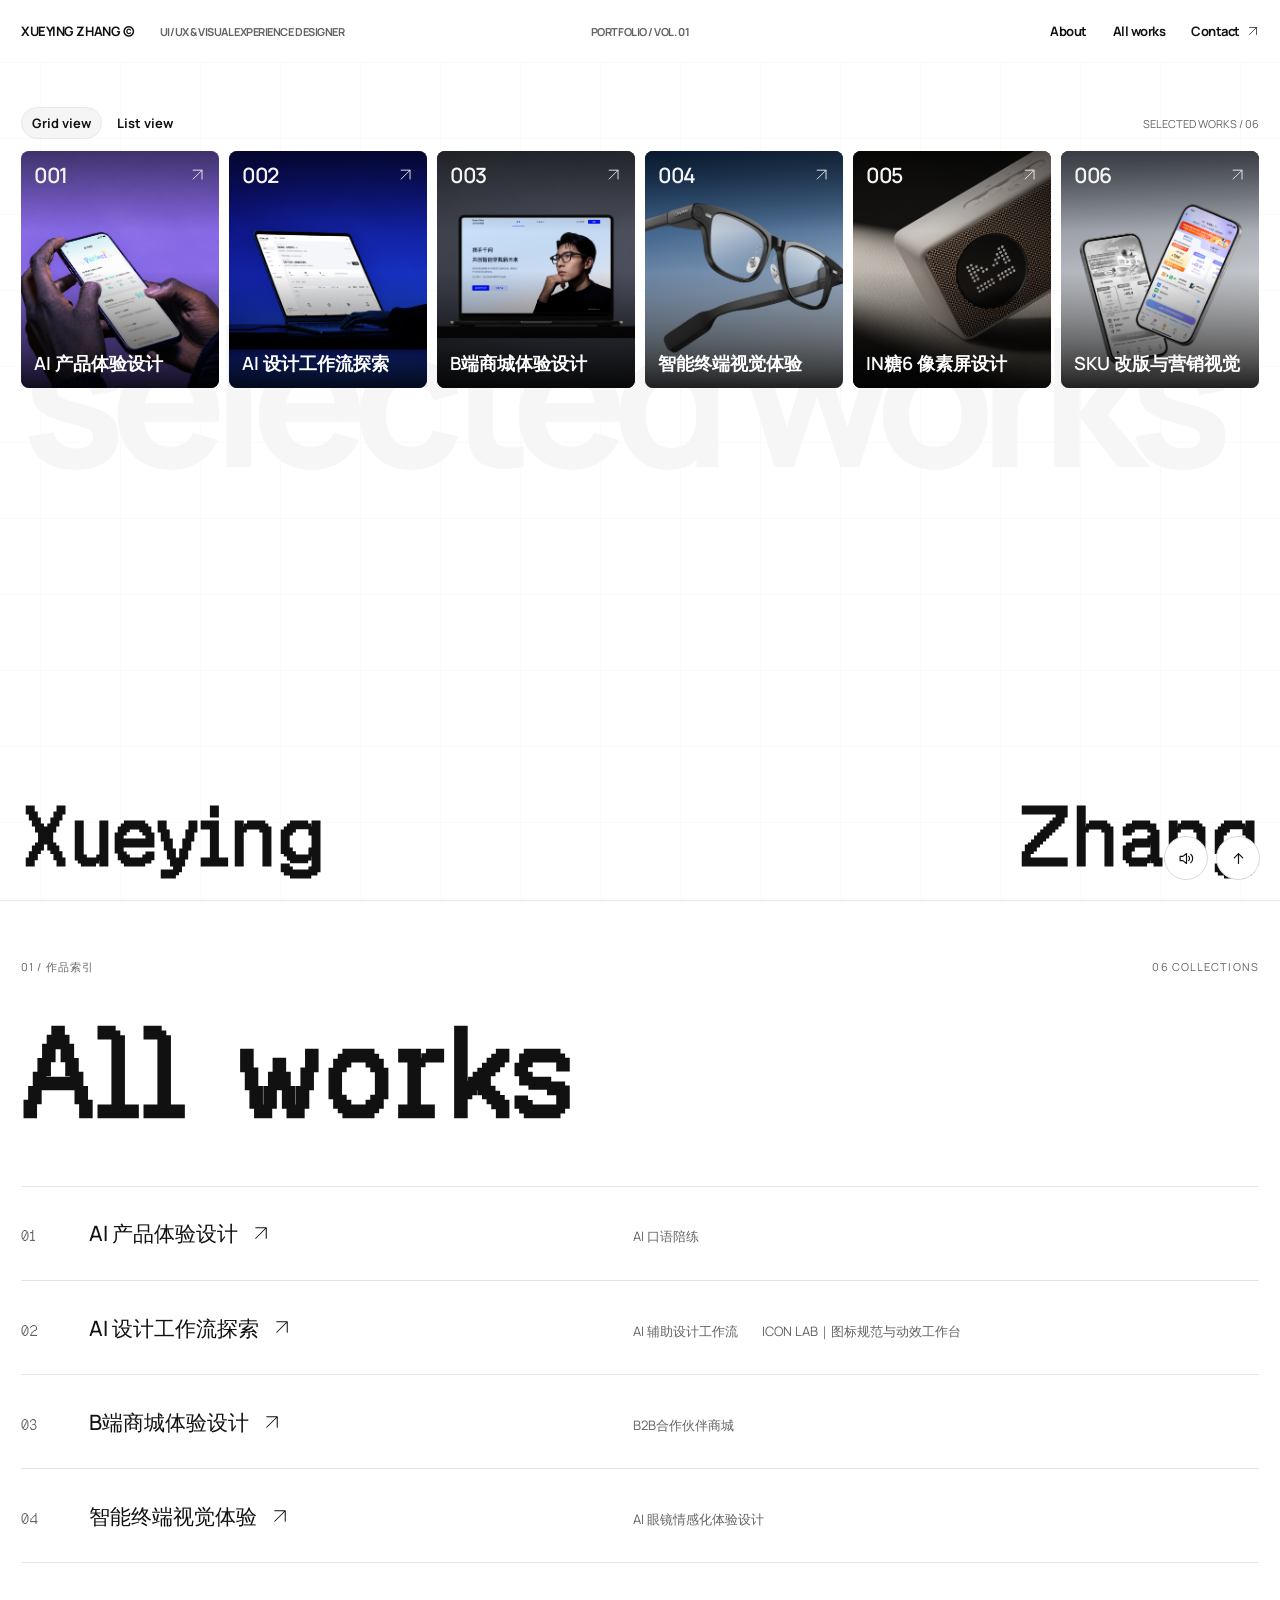
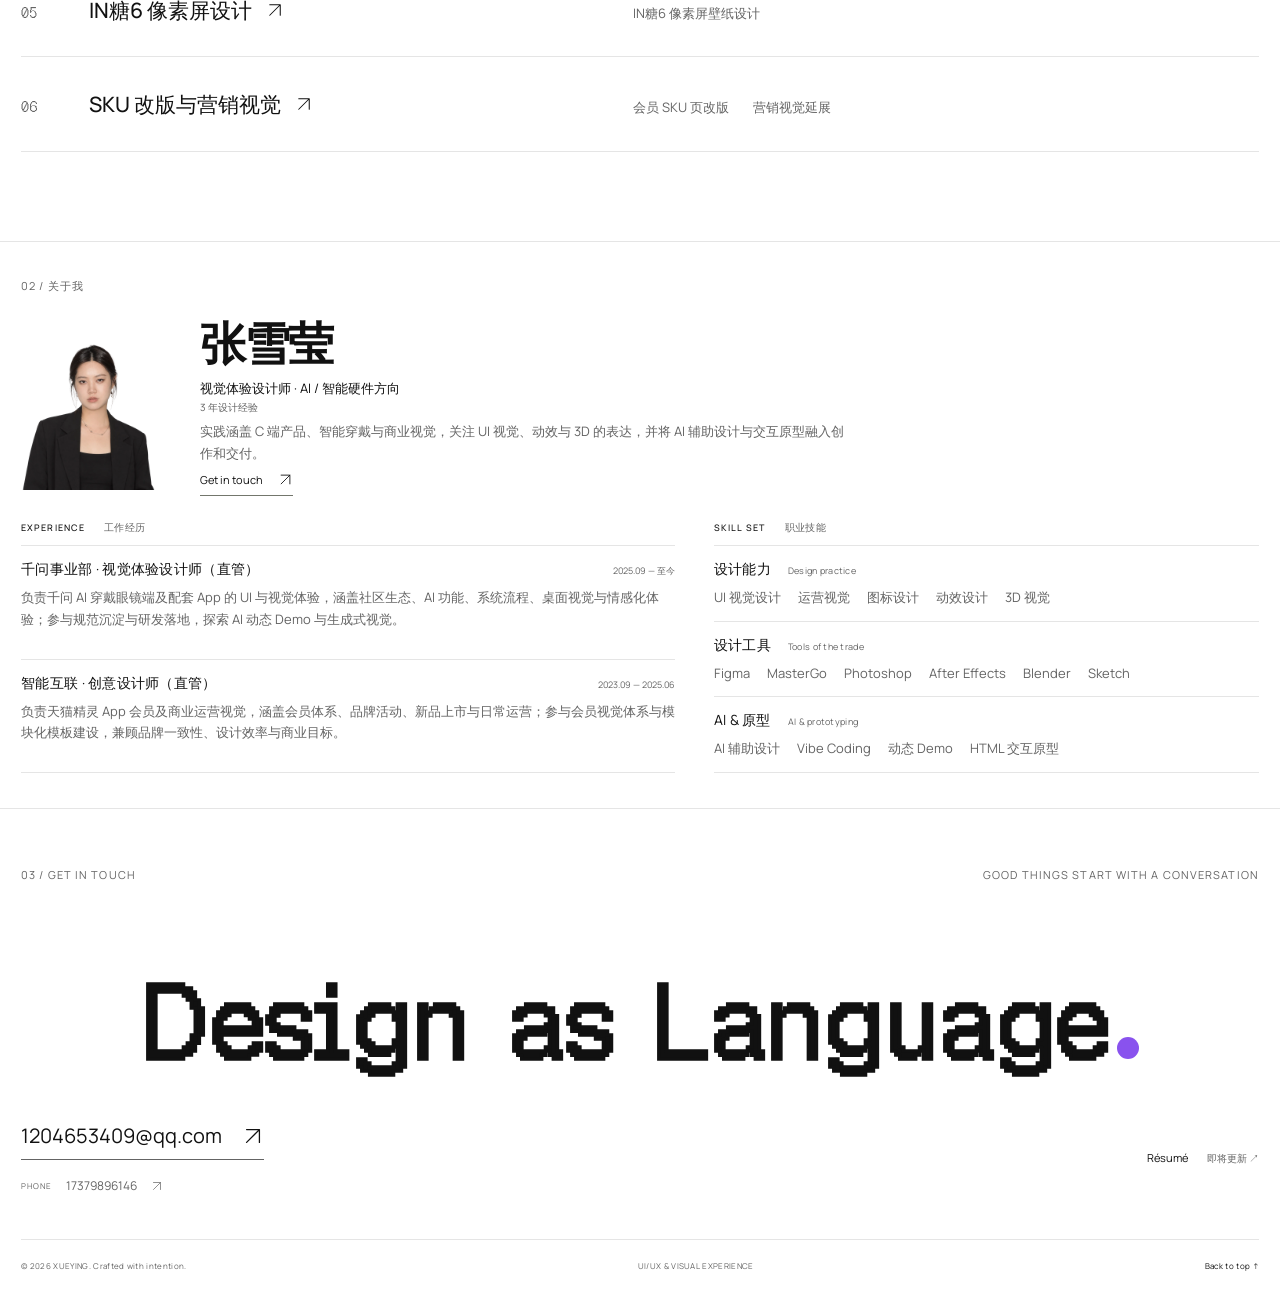
<file: index.html>
<!DOCTYPE html><html lang="zh-CN"><head><meta charSet="utf-8"/><meta name="viewport" content="width=device-width, initial-scale=1"/><link rel="preload" as="image" href="/images/ai-product-entry.png"/><link rel="preload" as="image" href="/images/ai-workflow-entry.png"/><link rel="preload" as="image" href="/images/coming-soon-cover.png"/><link rel="preload" as="image" href="/images/smart-device-entry.png"/><link rel="preload" as="image" href="/images/in6-entry.png"/><link rel="preload" as="image" href="/images/commercial-product-entry.png"/><link rel="stylesheet" href="/_next/static/chunks/13oyzjyb423vo.css" data-precedence="next"/><link rel="stylesheet" href="/_next/static/chunks/1w49owb-ewqha.css" data-precedence="next"/><link rel="preload" as="script" fetchPriority="low" href="/_next/static/chunks/3jyhzpxx94deq.js"/><script src="/_next/static/chunks/2z4kbiih3hb9i.js" async=""></script><script src="/_next/static/chunks/12dm1de4eubwn.js" async=""></script><script src="/_next/static/chunks/3frr8k02-r-pg.js" async=""></script><script src="/_next/static/chunks/turbopack-3-ry682tkyiqk.js" async=""></script><script src="/_next/static/chunks/2buz72nby3mes.js" async=""></script><script src="/_next/static/chunks/3sndxfz14j6jn.js" async=""></script><title>张雪莹 — UI/UX &amp; Visual Experience Designer</title><meta name="description" content="雪莹的个人设计作品集。探索 AI 产品体验、AI 设计工作流、智能终端、商业产品与营销视觉。"/><meta name="robots" content="noindex, nofollow"/><link rel="icon" href="/icon.svg?icon.0491i68b3b_yx.svg" sizes="any" type="image/svg+xml"/><script src="/_next/static/chunks/0cz1d0mv5g_q7.js" noModule=""></script></head><body><div hidden=""><!--$--><!--/$--></div><a class="skip-link" href="#main">跳到主要内容</a><div class="portfolio-home" id="top"><header class="portfolio-nav home-wrap"><div class="portfolio-brand"><a href="#top">XUEYING ZHANG ©</a><span>UI/UX &amp; Visual Experience Designer</span></div><span class="portfolio-edition">PORTFOLIO / VOL. 01</span><nav aria-label="主导航"><a href="#about">About</a><a href="#all-works">All works</a><a class="portfolio-nav-contact" href="#contact">Contact <svg class="" width="22" height="22" viewBox="0 0 24 24" fill="none" aria-hidden="true"><path d="M5 19 19 5M5 5h14v14" stroke="currentColor" stroke-width="1.4" stroke-linecap="round" stroke-linejoin="round"></path></svg></a></nav><div class="portfolio-curtain" hidden="" aria-hidden="true"><div class="portfolio-curtain-sheet"></div><span class="portfolio-curtain-title"></span></div></header><main id="main"><div class="portfolio-stage home-wrap"><h1 class="portfolio-name" aria-label="张雪莹 · Xueying Zhang"><span>Xueying</span><span>Zhang</span></h1><section id="work" class="gallery" aria-labelledby="gallery-title" aria-busy="false"><div class="gallery-tools"><div class="gallery-toggle" role="group" aria-label="作品浏览方式"><button type="button" aria-pressed="true">Grid view</button><button type="button" aria-pressed="false">List view</button></div><span class="gallery-count">SELECTED WORKS / <!-- -->06</span></div><h2 id="gallery-title" class="gallery-watermark">selected works</h2><div class="gallery-content"><ul class="gallery-grid"><li><a class="gallery-card-link" href="/work/ai-product-experience/"><div class="gallery-card gallery-card-face" style="background:#f7f7fa"><img class="gallery-image" data-work="ai-product-experience" src="/images/ai-product-entry.png" alt="AI 产品体验设计封面：紫色背景下使用 AI 口语陪练的手机场景" width="3094" height="2006"/><span class="gallery-card-top"><span>0<!-- -->01</span><svg class="" width="22" height="22" viewBox="0 0 24 24" fill="none" aria-hidden="true"><path d="M5 19 19 5M5 5h14v14" stroke="currentColor" stroke-width="1.4" stroke-linecap="round" stroke-linejoin="round"></path></svg></span><span class="gallery-card-title">AI 产品体验设计</span><span class="gallery-lens" aria-hidden="true"></span></div></a></li><li><a class="gallery-card-link" href="/work/ai-design-workflow/"><div class="gallery-card gallery-card-face" style="background:#292c35"><img class="gallery-image" data-work="ai-design-workflow" src="/images/ai-workflow-entry.png" alt="AI 设计工作流封面：蓝色背景下的 ICON LAB 笔记本工作场景" width="3308" height="2006"/><span class="gallery-card-top"><span>0<!-- -->02</span><svg class="" width="22" height="22" viewBox="0 0 24 24" fill="none" aria-hidden="true"><path d="M5 19 19 5M5 5h14v14" stroke="currentColor" stroke-width="1.4" stroke-linecap="round" stroke-linejoin="round"></path></svg></span><span class="gallery-card-title">AI 设计工作流探索</span><span class="gallery-lens" aria-hidden="true"></span></div></a></li><li><a class="gallery-card-link" href="/work/b2b-marketplace/"><div class="gallery-card gallery-card-face" style="background:#30343f"><img class="gallery-image" data-work="b2b-marketplace" src="/images/coming-soon-cover.png" alt="合作伙伴商城封面：笔记本展示千问合作伙伴采购平台" width="3568" height="2008"/><span class="gallery-card-top"><span>0<!-- -->03</span><svg class="" width="22" height="22" viewBox="0 0 24 24" fill="none" aria-hidden="true"><path d="M5 19 19 5M5 5h14v14" stroke="currentColor" stroke-width="1.4" stroke-linecap="round" stroke-linejoin="round"></path></svg></span><span class="gallery-card-title">B端商城体验设计</span><span class="gallery-lens" aria-hidden="true"></span></div></a></li><li><a class="gallery-card-link" href="/work/smart-device-experience/"><div class="gallery-card gallery-card-face" style="background:#232723"><img class="gallery-image" data-work="smart-device-experience" src="/images/smart-device-entry.png" alt="智能终端视觉体验封面：蓝色背景中的千问 AI 眼镜" width="3308" height="2006"/><span class="gallery-card-top"><span>0<!-- -->04</span><svg class="" width="22" height="22" viewBox="0 0 24 24" fill="none" aria-hidden="true"><path d="M5 19 19 5M5 5h14v14" stroke="currentColor" stroke-width="1.4" stroke-linecap="round" stroke-linejoin="round"></path></svg></span><span class="gallery-card-title">智能终端视觉体验</span><span class="gallery-lens" aria-hidden="true"></span></div></a></li><li><a class="gallery-card-link" href="/work/in6-wallpaper/"><div class="gallery-card gallery-card-face" style="background:#1a1816"><img class="gallery-image" data-work="in6-wallpaper" style="object-position:64% 50%" src="/images/in6-entry.png" alt="IN糖6 智能音箱：编织网面与圆形像素屏" width="3438" height="2006"/><span class="gallery-card-top"><span>0<!-- -->05</span><svg class="" width="22" height="22" viewBox="0 0 24 24" fill="none" aria-hidden="true"><path d="M5 19 19 5M5 5h14v14" stroke="currentColor" stroke-width="1.4" stroke-linecap="round" stroke-linejoin="round"></path></svg></span><span class="gallery-card-title">IN糖6 像素屏设计</span><span class="gallery-lens" aria-hidden="true"></span></div></a></li><li><a class="gallery-card-link" href="/work/commercial-product-experience/"><div class="gallery-card gallery-card-face" style="background:#06130c"><img class="gallery-image" data-work="commercial-product-experience" src="/images/commercial-product-entry.png" alt="商业产品体验封面：两部手机展示会员页面设计" width="3308" height="2006"/><span class="gallery-card-top"><span>0<!-- -->06</span><svg class="" width="22" height="22" viewBox="0 0 24 24" fill="none" aria-hidden="true"><path d="M5 19 19 5M5 5h14v14" stroke="currentColor" stroke-width="1.4" stroke-linecap="round" stroke-linejoin="round"></path></svg></span><span class="gallery-card-title">SKU 改版与营销视觉</span><span class="gallery-lens" aria-hidden="true"></span></div></a></li></ul></div></section></div><section id="all-works" tabindex="-1" class="work-archive home-wrap" aria-labelledby="archive-title"><div class="section-kicker"><span>01 / 作品索引</span><span>06 COLLECTIONS</span></div><h2 id="archive-title" class="portfolio-section-title">All works</h2><ol class="archive-list"><li id="work-ai-product-experience" class="archive-row"><span class="archive-number">01</span><h3><a href="/work/ai-product-experience/">AI 产品体验设计<svg class="" width="22" height="22" viewBox="0 0 24 24" fill="none" aria-hidden="true"><path d="M5 19 19 5M5 5h14v14" stroke="currentColor" stroke-width="1.4" stroke-linecap="round" stroke-linejoin="round"></path></svg></a></h3><ul class="archive-projects"><li><a href="/work/ai-product-experience/#speaking-cover">AI 口语陪练</a></li></ul></li><li id="work-ai-design-workflow" class="archive-row"><span class="archive-number">02</span><h3><a href="/work/ai-design-workflow/">AI 设计工作流探索<svg class="" width="22" height="22" viewBox="0 0 24 24" fill="none" aria-hidden="true"><path d="M5 19 19 5M5 5h14v14" stroke="currentColor" stroke-width="1.4" stroke-linecap="round" stroke-linejoin="round"></path></svg></a></h3><ul class="archive-projects"><li><a href="/work/ai-design-workflow/#workflow-cover">AI 辅助设计工作流</a></li><li><a href="/work/ai-design-workflow/#icon-lab-cover">ICON LAB｜图标规范与动效工作台</a></li></ul></li><li id="work-b2b-marketplace" class="archive-row"><span class="archive-number">03</span><h3><a href="/work/b2b-marketplace/">B端商城体验设计<svg class="" width="22" height="22" viewBox="0 0 24 24" fill="none" aria-hidden="true"><path d="M5 19 19 5M5 5h14v14" stroke="currentColor" stroke-width="1.4" stroke-linecap="round" stroke-linejoin="round"></path></svg></a></h3><ul class="archive-projects"><li><a href="/work/b2b-marketplace/#b2b-cover">B2B合作伙伴商城</a></li></ul></li><li id="work-smart-device-experience" class="archive-row"><span class="archive-number">04</span><h3><a href="/work/smart-device-experience/">智能终端视觉体验<svg class="" width="22" height="22" viewBox="0 0 24 24" fill="none" aria-hidden="true"><path d="M5 19 19 5M5 5h14v14" stroke="currentColor" stroke-width="1.4" stroke-linecap="round" stroke-linejoin="round"></path></svg></a></h3><ul class="archive-projects"><li><a href="/work/smart-device-experience/#glasses-cover">AI 眼镜情感化体验设计</a></li></ul></li><li id="work-in6-wallpaper" class="archive-row"><span class="archive-number">05</span><h3><a href="/work/in6-wallpaper/">IN糖6 像素屏设计<svg class="" width="22" height="22" viewBox="0 0 24 24" fill="none" aria-hidden="true"><path d="M5 19 19 5M5 5h14v14" stroke="currentColor" stroke-width="1.4" stroke-linecap="round" stroke-linejoin="round"></path></svg></a></h3><ul class="archive-projects"><li><a href="/work/in6-wallpaper/#in6-cover">IN糖6 像素屏壁纸设计</a></li></ul></li><li id="work-commercial-product-experience" class="archive-row"><span class="archive-number">06</span><h3><a href="/work/commercial-product-experience/">SKU 改版与营销视觉<svg class="" width="22" height="22" viewBox="0 0 24 24" fill="none" aria-hidden="true"><path d="M5 19 19 5M5 5h14v14" stroke="currentColor" stroke-width="1.4" stroke-linecap="round" stroke-linejoin="round"></path></svg></a></h3><ul class="archive-projects"><li><a href="/work/commercial-product-experience/#sku-cover">会员 SKU 页改版</a></li><li><a href="/work/commercial-product-experience/#marketing-extension">营销视觉延展</a></li></ul></li></ol></section><section id="about" tabindex="-1" class="about wrap" aria-labelledby="about-title"><div class="section-kicker"><span>02 / 关于我</span></div><div class="about-grid"><div class="profile-photo"><img src="/images/profile.webp" alt="张雪莹的个人照片" width="720" height="864" loading="lazy"/></div><div class="about-copy"><h2 id="about-title">张雪莹</h2><div class="about-personal"><span>视觉体验设计师<!-- --> · <!-- -->AI / 智能硬件方向</span><span>3 年设计经验</span></div><p>实践涵盖 C 端产品、智能穿戴与商业视觉，关注 UI 视觉、动效与 3D 的表达，并将 AI 辅助设计与交互原型融入创作和交付。</p><a href="#contact" class="text-link">Get in touch<svg class="" width="22" height="22" viewBox="0 0 24 24" fill="none" aria-hidden="true"><path d="M5 19 19 5M5 5h14v14" stroke="currentColor" stroke-width="1.4" stroke-linecap="round" stroke-linejoin="round"></path></svg></a></div></div><div class="about-details"><section class="experience-section" aria-labelledby="experience-title"><h3 id="experience-title" class="about-detail-heading">EXPERIENCE <span>工作经历</span></h3><div class="experience-list"><article class="experience-item"><div class="experience-topline"><h4>千问事业部 · 视觉体验设计师（直管）</h4><span>2025.09 — 至今</span></div><p>负责千问 AI 穿戴眼镜端及配套 App 的 UI 与视觉体验，涵盖社区生态、AI 功能、系统流程、桌面视觉与情感化体验；参与规范沉淀与研发落地，探索 AI 动态 Demo 与生成式视觉。</p></article><article class="experience-item"><div class="experience-topline"><h4>智能互联 · 创意设计师（直管）</h4><span>2023.09 — 2025.06</span></div><p>负责天猫精灵 App 会员及商业运营视觉，涵盖会员体系、品牌活动、新品上市与日常运营；参与会员视觉体系与模块化模板建设，兼顾品牌一致性、设计效率与商业目标。</p></article></div></section><section class="skills-section" aria-labelledby="skills-title"><h3 id="skills-title" class="about-detail-heading">SKILL SET <span>职业技能</span></h3><div class="skill-groups"><div class="skill-group"><h4>设计能力<span>Design practice</span></h4><ul><li>UI 视觉设计</li><li>运营视觉</li><li>图标设计</li><li>动效设计</li><li>3D 视觉</li></ul></div><div class="skill-group"><h4>设计工具<span>Tools of the trade</span></h4><ul><li>Figma</li><li>MasterGo</li><li>Photoshop</li><li>After Effects</li><li>Blender</li><li>Sketch</li></ul></div><div class="skill-group"><h4>AI &amp; 原型<span>AI &amp; prototyping</span></h4><ul><li>AI 辅助设计</li><li>Vibe Coding</li><li>动态 Demo</li><li>HTML 交互原型</li></ul></div></div></section></div></section></main><footer id="contact" class="contact wrap"><div class="section-kicker"><span>03 / GET IN TOUCH</span><span>GOOD THINGS START WITH A CONVERSATION</span></div><div class="contact-heading"><h2 class="contact-wordmark" aria-label="Design as Language / Contact Me"><span class="contact-wordmark-line" aria-hidden="true"><span data-word="true">Design</span><span data-word="true"> as</span><span data-word="true"> Lan</span><span data-word="true">guage</span><span class="contact-wordmark-ball" data-dot="true"></span></span><span class="contact-wordmark-line" aria-hidden="true"><span data-word="true">Con</span><span data-word="true">tact</span><span data-word="true"> Me</span><span class="contact-wordmark-ball" data-dot="true"></span></span></h2></div><div class="contact-links"><div class="contact-details"><a class="contact-link" href="mailto:1204653409@qq.com">1204653409@qq.com<svg class="" width="22" height="22" viewBox="0 0 24 24" fill="none" aria-hidden="true"><path d="M5 19 19 5M5 5h14v14" stroke="currentColor" stroke-width="1.4" stroke-linecap="round" stroke-linejoin="round"></path></svg></a><a class="contact-phone" href="tel:17379896146"><span>PHONE</span>17379896146<svg class="" width="22" height="22" viewBox="0 0 24 24" fill="none" aria-hidden="true"><path d="M5 19 19 5M5 5h14v14" stroke="currentColor" stroke-width="1.4" stroke-linecap="round" stroke-linejoin="round"></path></svg></a></div><span class="resume-placeholder">Résumé <span>即将更新 ↗</span></span></div><div class="footer-bottom"><span>© <!-- -->2026<!-- --> <!-- -->XUEYING<!-- -->. Crafted with intention.</span><span>UI/UX &amp; VISUAL EXPERIENCE</span><a href="#top">Back to top ↑</a></div></footer></div><!--$--><!--/$--><div class="portfolio-controls"><audio src="/audio/Micro-Rhythms.m4a" preload="auto" loop=""></audio><button class="portfolio-sound" type="button" aria-label="背景音效" aria-pressed="false" title="开启背景音效"><svg viewBox="0 0 24 24" width="17" height="17" fill="none" stroke="currentColor" stroke-width="1.65" stroke-linecap="round" stroke-linejoin="round" aria-hidden="true"><path d="M3 9h4l5-4v14l-5-4H3z"></path><path d="m16 10 5 5m0-5-5 5"></path></svg></button><button class="portfolio-back-top" type="button" aria-label="回到顶部" title="回到顶部"><svg width="17" height="17" viewBox="0 0 24 24" fill="none" stroke="currentColor" stroke-width="1.65" stroke-linecap="round" stroke-linejoin="round" aria-hidden="true"><path d="M12 19V5m-6 6 6-6 6 6"></path></svg></button></div><script id="_R_">(globalThis["TURBOPACK"] || (globalThis["TURBOPACK"] = [])).push({"otherChunks":["static/chunks/3jyhzpxx94deq.js","static/chunks/2z4kbiih3hb9i.js","static/chunks/12dm1de4eubwn.js","static/chunks/3frr8k02-r-pg.js"],"runtimeModuleIds":[47975]});</script><script src="/_next/static/chunks/3jyhzpxx94deq.js" async=""></script><script>(self.__next_f=self.__next_f||[]).push([0])</script><script>self.__next_f.push([1,"1:\"$Sreact.fragment\"\n2:\"/_next/static/chunks/2buz72nby3mes.js\"\n3:I[97363,[\"$2\"],\"default\"]\n4:I[46305,[\"$2\"],\"default\"]\n5:\"/_next/static/chunks/3sndxfz14j6jn.js\"\n6:I[51196,[\"$2\",\"$5\"],\"\"]\n7:I[22098,[\"$2\"],\"PortfolioSound\"]\n8:\"PortfolioReturnTransition\"\n9:I[41110,[\"$2\"],\"$8\"]\nb:\"PortfolioNavigation\"\nc:I[26461,[\"$2\",\"$5\"],\"$b\"]\nd:\"PortfolioGallery\"\ne:I[34367,[\"$2\",\"$5\"],\"$d\"]\n18:\"ViewportBoundary\"\n19:I[43648,[\"$2\"],\"$18\"]\n1b:\"MetadataBoundary\"\n1c:I[43648,[\"$2\"],\"$1b\"]\n1d:\"$Sreact.suspense\"\n1f:I[4412,[\"$2\"],\"default\",1]\n:HL[\"/_next/static/chunks/13oyzjyb423vo.css\",\"style\"]\n:HL[\"/_next/static/chunks/1w49owb-ewqha.css\",\"style\"]\na:[[\"children\",{\"s\":\"__PAGE__\",\"h\":512,\"d\":{\"r\":[\"$\",\"$1\",\"c\",{\"children\":[[\"$\",\"div\",null,{\"className\":\"portfolio-home\",\"id\":\"top\",\"children\":[[\"$\",\"header\",null,{\"className\":\"portfolio-nav home-wrap\",\"children\":[[\"$\",\"div\",null,{\"className\":\"portfolio-brand\",\"children\":[[\"$\",\"a\",null,{\"href\":\"#top\",\"children\":\"XUEYING ZHANG ©\"}],[\"$\",\"span\",null,{\"children\":\"UI/UX \u0026 Visual Experience Designer\"}]]}],[\"$\",\"span\",null,{\"className\":\"portfolio-edition\",\"children\":\"PORTFOLIO / VOL. 01\"}],[\"$\",\"$Lc\",null,{}]]}],[\"$\",\"main\",null,{\"id\":\"main\",\"children\":[[\"$\",\"div\",null,{\"className\":\"portfolio-stage home-wrap\",\"children\":[[\"$\",\"h1\",null,{\"className\":\"portfolio-name\",\"aria-label\":\"张雪莹 · Xueying Zhang\",\"children\":[[\"$\",\"span\",null,{\"children\":\"Xueying\"}],[\"$\",\"span\",null,{\"children\":\"Zhang\"}]]}],[\"$\",\"$Le\",null,{}]]}],[\"$\",\"section\",null,{\"id\":\"all-works\",\"tabIndex\":-1,\"className\":\"work-archive home-wrap\",\"aria-labelledby\":\"archive-title\",\"children\":[[\"$\",\"div\",null,{\"className\":\"section-kicker\",\"children\":[[\"$\",\"span\",null,{\"children\":\"01 / 作品索引\"}],[\"$\",\"span\",null,{\"children\":\"06 COLLECTIONS\"}]]}],[\"$\",\"h2\",null,{\"id\":\"archive-title\",\"className\":\"portfolio-section-title\",\"children\":\"All works\"}],[\"$\",\"ol\",null,{\"className\":\"archive-list\",\"children\":[[\"$\",\"li\",\"ai-product-experience\",{\"id\":\"work-ai-product-experience\",\"className\":\"archive-row\",\"children\":[[\"$\",\"span\",null,{\"className\":\"archive-number\",\"children\":\"01\"}],[\"$\",\"h3\",null,{\"children\":[\"$\",\"$L6\",null,{\"href\":\"/work/ai-product-experience/\",\"target\":\"$undefined\",\"rel\":\"$undefined\",\"children\":[\"AI 产品体验设计\",[\"$\",\"svg\",null,{\"className\":\"\",\"width\":\"22\",\"height\":\"22\",\"viewBox\":\"0 0 24 24\",\"fill\":\"none\",\"aria-hidden\":\"true\",\"children\":[\"$\",\"path\",null,{\"d\":\"M5 19 19 5M5 5h14v14\",\"stroke\":\"currentColor\",\"strokeWidth\":\"1.4\",\"strokeLinecap\":\"round\",\"strokeLinejoin\":\"round\"}]}]]}]}],[\"$\",\"ul\",null,{\"className\":\"archive-projects\",\"children\":[[\"$\",\"li\",\"AI 口语陪练\",{\"children\":[\"$\",\"$L6\",null,{\"href\":\"/work/ai-product-experience#speaking-cover\",\"target\":\"$undefined\",\"rel\":\"$undefined\",\"children\":\"AI 口语陪练\"}]}]]}]]}],[\"$\",\"li\",\"ai-design-workflow\",{\"id\":\"work-ai-design-workflow\",\"className\":\"archive-row\",\"children\":[[\"$\",\"span\",null,{\"className\":\"archive-number\",\"children\":\"02\"}],[\"$\",\"h3\",null,{\"children\":[\"$\",\"$L6\",null,{\"href\":\"/work/ai-design-workflow/\",\"target\":\"$undefined\",\"rel\":\"$undefined\",\"children\":[\"AI 设计工作流探索\",[\"$\",\"svg\",null,{\"className\":\"\",\"width\":\"22\",\"height\":\"22\",\"viewBox\":\"0 0 24 24\",\"fill\":\"none\",\"aria-hidden\":\"true\",\"children\":[\"$\",\"path\",null,{\"d\":\"M5 19 19 5M5 5h14v14\",\"stroke\":\"currentColor\",\"strokeWidth\":\"1.4\",\"strokeLinecap\":\"round\",\"strokeLinejoin\":\"round\"}]}]]}]}],[\"$\",\"ul\",null,{\"className\":\"archive-projects\",\"children\":[[\"$\",\"li\",\"AI 辅助设计工作流\",{\"children\":[\"$\",\"$L6\",null,{\"href\":\"/work/ai-design-workflow#workflow-cover\",\"target\":\"$undefined\",\"rel\":\"$undefined\",\"children\":\"AI 辅助设计工作流\"}]}],[\"$\",\"li\",\"ICON LAB｜图标规范与动效工作台\",{\"children\":[\"$\",\"$L6\",null,{\"href\":\"/work/ai-design-workflow#icon-lab-cover\",\"target\":\"$undefined\",\"rel\":\"$undefined\",\"children\":\"ICON LAB｜图标规范与动效工作台\"}]}]]}]]}],[\"$\",\"li\",\"b2b-marketplace\",{\"id\":\"work-b2b-marketplace\",\"className\":\"archive-row\",\"children\":[[\"$\",\"span\",null,{\"className\":\"archive-number\",\"children\":\"03\"}],[\"$\",\"h3\",null,{\"children\":[\"$\",\"$L6\",null,{\"href\":\"/work/b2b-marketplace/\",\"target\":\"$undefined\",\"rel\":\"$undefined\",\"children\":[\"B端商城体验设计\",[\"$\",\"svg\",null,{\"className\":\"\",\"width\":\"22\",\"height\":\"22\",\"viewBox\":\"0 0 24 24\",\"fill\":\"none\",\"aria-hidden\":\"true\",\"children\":[\"$\",\"path\",null,{\"d\":\"M5 19 19 5M5 5h14v14\",\"stroke\":\"currentColor\",\"strokeWidth\":\"1.4\",\"strokeLinecap\":\"round\",\"strokeLinejoin\":\"round\"}]}]]}]}],[\"$\",\"ul\",null,{\"className\":\"archive-projects\",\"children\":[[\"$\",\"li\",\"B2B合作伙伴商城\",{\"children\":[\"$\",\"$L6\",null,{\"href\":\"/work/b2b-marketplace/#b2b-cover\",\"target\":\"$undefined\",\"rel\":\"$undefined\",\"children\":\"B2B合作伙伴商城\"}]}]]}]]}],[\"$\",\"li\",\"smart-device-experience\",{\"id\":\"work-smart-device-experience\",\"className\":\"archive-row\",\"children\":[[\"$\",\"span\",null,{\"className\":\"archive-number\",\"children\":\"04\"}],[\"$\",\"h3\",null,{\"children\":[\"$\",\"$L6\",null,{\"href\":\"/work/smart-device-experience/\",\"target\":\"$undefined\",\"rel\":\"$undefined\",\"children\":[\"智能终端视觉体验\",\"$Lf\"]}]}],\"$L10\"]}],\"$L11\",\"$L12\"]}]]}],\"$L13\"]}],\"$L14\"]}],[\"$L15\",\"$L16\"],\"$L17\"]}],\"p\":false,\"v\":null}}]]\n0:{\"P\":null,\"c\":[\"\",\"\"],\"q\":\"\",\"i\":false,\"t\":{\"t\":{\"s\":\"\",\"h\":528,\"d\":{\"r\":[\"$\",\"$1\",\"c\",{\"children\":[[[\"$\",\"link\",\"0\",{\"rel\":\"stylesheet\",\"href\":\"/_next/static/chunks/13oyzjyb423vo.css\",\"precedence\":\"next\",\"crossOrigin\":\"$undefined\",\"nonce\":\"$undefined\"}],[\"$\",\"script\",\"script-0\",{\"src\":\"/_next/static/chunks/2buz72nby3mes.js\",\"async\":true,\"nonce\":\"$undefined\"}]],[\"$\",\"html\",null,{\"lang\":\"zh-CN\",\"children\":[\"$\",\"body\",null,{\"children\":[[\"$\",\"a\",null,{\"className\":\"skip-link\",\"href\":\"#main\",\"children\":\"跳到主要内容\"}],[\"$\",\"$L3\",null,{\"parallelRouterKey\":\"children\",\"error\":\"$undefined\",\"errorStyles\":\"$undefined\",\"errorScripts\":\"$undefined\",\"template\":[\"$\",\"$L4\",null,{}],\"templateStyles\":\"$undefined\",\"templateScripts\":\"$undefined\",\"notFound\":[[\"$\",\"main\",null,{\"className\":\"not-found\",\"children\":[[\"$\",\"span\",null,{\"children\":\"404 / NOT FOUND\"}],[\"$\",\"h1\",null,{\"children\":\"A little off track.\"}],[\"$\",\"p\",null,{\"children\":\"这个页面还不存在，回到作品集继续浏览。\"}],[\"$\",\"$L6\",null,{\"href\":\"/\",\"children\":\"返回首页 ↗\"}]]}],[]],\"forbidden\":\"$undefined\",\"unauthorized\":\"$undefined\"}],[\"$\",\"$L7\",null,{}],[\"$\",\"$L9\",null,{}]]}]}]]}],\"p\":false,\"v\":null},\"c\":\"$Qa\"},\"h\":{\"r\":[\"$\",\"$1\",\"h\",{\"children\":[null,[\"$\",\"$L19\",null,{\"children\":\"$L1a\"}],[\"$\",\"$L1c\",null,{\"children\":[[\"$\",\"div\",null,{\"hidden\":true,\"children\":[\"$\",\"$1d\",null,{\"name\":\"Next.Metadata\",\"children\":\"$L1e\"}]}],null]}],null]}],\"p\":false,\"v\":null}},\"m\":\"$undefined\",\"G\":[\"$1f\",[[\"$\",\"link\",\"0\",{\"rel\":\"stylesheet\",\"href\":\"/_next/static/chunks/13oyzjyb423vo.css\",\"precedence\":\"next\",\"crossOrigin\":\"$undefined\",\"nonce\":\"$undefined\"}]]],\"S\":true,\"r\":\"$undefined\",\"s\":\"$undefined\",\"a\":\"$undefined\",\"l\":\"$undefined\",\"p\":\"$undefined\",\"d\":\"$undefined\",\"b\":\"2q94esDCt-y8xamxPgsl7\"}\n20:I[19208,[\"$2\",\"$5\"],\"ContactWordmark\"]\n21:I[43648,[\"$2\"],\"OutletBoundary\"]\nf:[\"$\",\"svg\",null,{\"className\":\"\",\"width\":\"22\",\"height\":\"22\",\"viewBox\":\"0 0 24 24\",\"fill\":\"none\",\"aria-hidden\":\"true\",\"children\":[\"$\",\"path\",null,{\"d\":\"M5 19 19 5M5 5h14v14\",\"stroke\":\"currentColor\",\"strokeWidth\":\"1.4\",\"strokeLinecap\":\"round\",\"strokeLinejoin\":\"round\"}]}]\n10:[\"$\",\"ul\",null,{\"className\":\"archive-projects\",\"children\":[[\"$\",\"li\",\"AI 眼镜情感化体验设计\",{\"children\":[\"$\",\"$L6\",null,{\"href\":\"/work/smart-device-experience#glasses-cover\",\"target\":\"$undefined\",\"rel\":\"$undefined\",\"children\":\"AI 眼镜情感化体验设计\"}]}]]}]\n11:[\"$\",\"li\",\"in6-wallpaper\",{\"id\":\"work-in6-wallpaper\",\"className\":\"archive-row\",\"children\":[[\"$\",\"span\",null,{\"className\":\"archive-number\",\"children\":\"05\"}],[\"$\",\"h3\",null,{\"children\":[\"$\",\"$L6\",null,{\"href\":\"/work/in6-wallpaper/\",\"target\":\"$undefined\",\"rel\":\"$undefined\",\"children\":[\"IN糖6 像素屏设计\",[\"$\",\"svg\",null,{\"className\":\"\",\"width\":\"22\",\"height\":\"22\",\"viewBox\":\"0 0 24 24\",\"fill\":\"none\",\"aria-hidden\":\"true\",\"children\":[\"$\",\"path\",null,{\"d\":\"M5 19 19 5M5 5h14v14\",\"stroke\":\"currentColor\",\"strokeWidth\":\"1.4\",\"strokeLinecap\":\"round\",\"strokeLinejoin\":\"round\"}]}]]}]}],[\"$\",\"ul\",null,{\"className\":\"archive-projects\",\"children\":[[\"$\",\"li\",\"IN糖6 像素屏壁纸设计\",{\"children\":[\"$\",\"$L6\",null,{\"href\":\"/work/in6-wallpaper/#in6-cover\",\"target\":\"$undefined\",\"rel\":\"$undefined\",\"children\":\"IN糖6 像素屏壁纸设计\"}]}]]}]]}]\n12:[\"$\",\"li\",\"commercial-product-experience\",{\"id\":\"work-commercial-product-experience\",\"className\":\"archive-row\",\"children\":[[\"$\",\"span\",null,{\"className\":\"archive-number\",\"children\":\"06\"}],[\"$\",\"h3\",null,{\"children\":[\"$\",\"$L6\",null,{\"href\":\"/work/commercial-product-experience/\",\"target\":\"$undefined\",\"rel\":\"$undefined\",\"children\":[\"SKU 改版与营销视觉\",[\"$\",\"svg\",null,{\"className\":\"\",\"width\":\"22\",\"height\":\"22\",\"viewBox\":\"0 0 24 24\",\"fill\":\"none\",\"aria-hidden\":\"true\",\"children\":[\"$\",\"path\",null,{\"d\":\"M5 19 19 5M5 5h14v14\",\"stroke\":\"currentColor\",\"strokeWidth\":\"1.4\",\"strokeLinecap\":\"round\",\"strokeLinejoin\":\"round\"}]}]]}]}],[\"$\",\"ul\",null,{\"className\":\"archive-projects\",\"children\":[[\"$\",\"li\",\"会员 SKU 页改版\",{\"children\":[\"$\",\"$L6\",null,{\"href\":\"/work/commercial-product-experience#sku-cover\",\"target\":\"$undefined\",\"rel\":\"$undefined\",\"children\":\"会员 SKU 页改版\"}]}],[\"$\",\"li\",\"营销视觉延展\",{\"children\":[\"$\",\"$L6\",null,{\"href\":\"/work/commercial-product-experience#marketing-extension\",\"target\":\"$undefined\",\"rel\":\"$undefined\",\"children\":\"营销视觉延展\"}]}]]}]]}]\n13:[\"$\",\"section\",null,{\"id\":\"about\",\"tabIndex\":-1,\"className\":\"about wrap\",\"aria-labelledby\":\"about-title\",\"children\":[[\"$\",\"div\",null,{\"className\":\"section-kicker\",\"children\":[\"$\",\"span\",null,{\"children\":\"02 / 关于我\"}]}],[\"$\",\"div\",null,{\"className\":\"about-grid\",\"children\":[[\"$\",\"div\",null,{\"className\":\"profile-photo\",\"children\":[\"$\",\"img\",null,{\"src\":\"/images/profile.webp\",\"alt\":\"张雪莹的个人照片\",\"width\":\"720\",\"height\":\"864\",\"loading\":\"lazy\"}]}],[\"$\",\"div\",null,{\"className\":\"about-copy\",\"children\":[[\"$\",\"h2\",null,{\"id\":\"about-title\",\"children\":\"张雪莹\"}],[\"$\",\"div\",null,{\"className\":\"about-personal\",\"children\":[[\"$\",\"span\",null,{\"children\":[\"视觉体验设计师\",\" · \",\"AI / 智能硬件方向\"]}],[\"$\",\"span\",null,{\"children\":\"3 年设计经验\"}]]}],[\"$\",\"p\",null,{\"children\":\"实践涵盖 C 端产品、智能穿戴与商业视觉，关注 UI 视觉、动效与 3D 的表达，并将 AI 辅助设计与交互原型融入创作和交付。\"}],[\"$\",\"a\",null,{\"href\":\"#contact\",\"className\":\"text-link\",\"children\":[\"Get in touch\",[\"$\",\"svg\",null,{\"className\":\"\",\"width\":\"22\",\"height\":\"22\",\"viewBox\":\"0 0 24 24\",\"fill\":\"none\",\"aria-hidden\":\"true\",\"children\":[\"$\",\"path\",null,{\"d\":\"M5 19 19 5M5 5h14v14\",\"stroke\":\"currentColor\",\"strokeWidth\":\"1.4\",\"strokeLinecap\":\"round\",\"strokeLinejoin\":\"round\"}]}]]}]]}]]}],[\"$\",\"div\",null,{\"className\":\"about-details\",\"children\":[[\"$\",\"section\",null,{\"className\":\"experience-section\",\"aria-labelledby\":\"experience-title\",\"children\":[[\"$\",\"h3\",null,{\"id\":\"experience-title\",\"className\":\"about-detail-heading\",\"children\":[\"EXPERIENCE \",[\"$\",\"span\",null,{\"children\":\"工作经历\"}]]}],[\"$\",\"div\",null,{\"className\":\"experience-list\",\"children\":[[\"$\",\"article\",\"千问事业部\",{\"className\":\"experience-item\",\"children\":[[\"$\",\"div\",null,{\"className\":\"experience-topline\",\"children\":[[\"$\",\"h4\",null,{\"children\":\"千问事业部 · 视觉体验设计师（直管）\"}],[\"$\",\"span\",null,{\"children\":\"2025.09 — 至今\"}]]}],[\"$\",\"p\",null,{\"children\":\"负责千问 AI 穿戴眼镜端及配套 App 的 UI 与视觉体验，涵盖社区生态、AI 功能、系统流程、桌面视觉与情感化体验；参与规范沉淀与研发落地，探索 AI 动态 Demo 与生成式视觉。\"}]]}],[\"$\",\"article\",\"智能互联\",{\"className\":\"experience-item\",\"children\":[[\"$\",\"div\",null,{\"className\":\"experience-topline\",\"children\":[[\"$\",\"h4\",null,{\"children\":\"智能互联 · 创意设计师（直管）\"}],[\"$\",\"span\",null,{\"children\":\"2023.09 — 2025.06\"}]]}],[\"$\",\"p\",null,{\"children\":\"负责天猫精灵 App 会员及商业运营视觉，涵盖会员体系、品牌活动、新品上市与日常运营；参与会员视觉体系与模块化模板建设，兼顾品牌一致性、设计效率与商业目标。\"}]]}]]}]]}],[\"$\",\"section\",null,{\"className\":\"skills-section\",\"aria-labelledby\":\"skills-title\",\"children\":[[\"$\",\"h3\",null,{\"id\":\"skills-title\",\"className\":\"about-detail-heading\",\"children\":[\"SKILL SET \",[\"$\",\"span\",null,{\"children\":\"职业技能\"}]]}],[\"$\",\"div\",null,{\"className\":\"skill-groups\",\"children\":[[\"$\",\"div\",\"设计能力\",{\"className\":\"skill-group\",\"children\":[[\"$\",\"h4\",null,{\"children\":[\"设计能力\",[\"$\",\"span\",null,{\"children\":\"Design practice\"}]]}],[\"$\",\"ul\",null,{\"children\":[[\"$\",\"li\",\"UI 视觉设计\",{\"children\":\"UI 视觉设计\"}],[\"$\",\"li\",\"运营视觉\",{\"children\":\"运营视觉\"}],[\"$\",\"li\",\"图标设计\",{\"children\":\"图标设计\"}],[\"$\",\"li\",\"动效设计\",{\"children\":\"动效设计\"}],[\"$\",\"li\",\"3D 视觉\",{\"children\":\"3D 视觉\"}]]}]]}],[\"$\",\"div\",\"设计工具\",{\"className\":\"skill-group\",\"children\":[[\"$\",\"h4\",null,{\"children\":[\"设计工具\",[\"$\",\"span\",null,{\"children\":\"Tools of the trade\"}]]}],[\"$\",\"ul\",null,{\"children\":[[\"$\",\"li\",\"Figma\",{\"children\":\"Figma\"}],[\"$\",\"li\",\"MasterGo\",{\"children\":\"MasterGo\"}],[\"$\",\"li\",\"Photoshop\",{\"children\":\"Photoshop\"}],[\"$\",\"li\",\"After Effects\",{\"children\":\"After Effects\"}],[\"$\",\"li\",\"Blender\",{\"children\":\"Blender\"}],[\"$\",\"li\",\"Sketch\",{\"children\":\"Sketch\"}]]}]]}],[\"$\",\"div\",\"AI \u0026 原型\",{\"className\":\"skill-group\",\"children\":[[\"$\",\"h4\",null,{\"children\":[\"AI \u0026 原型\",[\"$\",\"span\",null,{\"children\":\"AI \u0026 prototyping\"}]]}],[\"$\",\"ul\",null,{\"children\":[[\"$\",\"li\",\"AI 辅助设计\",{\"children\":\"AI 辅助设计\"}],[\"$\",\"li\",\"Vibe Coding\",{\"children\":\"Vibe Coding\"}],[\"$\",\"li\",\"动态 Demo\",{\"children\":\"动态 Demo\"}],[\"$\",\"li\",\"HTML 交互原型\",{\"children\":\"HTML 交互原型\"}]]}]]}]]}]]}]]}]]}]\n14:[\"$\",\"footer\",null,{\"id\":\"contact\",\"className\":\"contact wrap\",\"children\":[[\"$\",\"div\",null,{\"className\":\"section-kicker\",\"children\":[[\"$\",\"span\",null,{\"children\":\"03 / GET IN TOUCH\"}],[\"$\",\"span\",null,{\"children\":\"GOOD THINGS START WITH A CONVERSATION\"}]]}],[\"$\",\"div\",null,{\"className\":\"contact-heading\",\"children\":[\"$\",\"$L20\",null,{}]}],[\"$\",\"div\",null,{\"className\":\"contact-links\",\"children\":[[\"$\",\"div\",null,{\"className\":\"contact-details\",\"children\":[[\"$\",\"a\",null,{\"className\":\"contact-link\",\"href\":\"mailto:1204653409@qq.com\",\"children\":[\"1204653409@qq.com\",[\"$\",\"svg\",null,{\"className\":\"\",\"width\":\"22\",\"height\":\"22\",\"viewBox\":\"0 0 24 24\",\"fill\":\"none\",\"aria-hidden\":\"true\",\"children\":[\"$\",\"path\",null,{\"d\":\"M5 19 19 5M5 5h14v14\",\"stroke\":\"currentColor\",\"strokeWidth\":\"1.4\",\"strokeLinecap\":\"round\",\"strokeLinejoin\":\"round\"}]}]]}],[\"$\",\"a\",null,{\"className\":\"contact-phone\",\"href\":\"tel:17379896146\",\"children\":[[\"$\",\"span\",null,{\"children\":\"PHONE\"}],\"17379896146\",[\"$\",\"svg\",null,{\"className\":\"\",\"width\":\"22\",\"height\":\"22\",\"viewBox\":\"0 0 24 24\",\"fill\":\"none\",\"aria-hidden\":\"true\",\"children\":[\"$\",\"path\",null,{\"d\":\"M5 19 19 5M5 5h14v14\",\"stroke\":\"currentColor\",\"strokeWidth\":\"1.4\",\"strokeLinecap\":\"round\",\"strokeLinejoin\":\"round\"}]}]]}]]}],[\"$\",\"span\",null,{\"className\":\"resume-placeholder\",\"children\":[\"Résumé \",[\"$\",\"span\",null,{\"children\":\"即将更新 ↗\"}]]}]]}],[\"$\",\"div\",null,{\"className\":\"footer-bottom\",\"children\":[[\"$\",\"span\",null,{\"children\":[\"© \",2026,\" \",\"XUEYING\",\". Crafted with intention.\"]}],[\"$\",\"span\",null,{\"children\":\"UI/UX \u0026 VISUAL EXPERIENCE\"}],[\"$\",\"a\",null,{\"href\":\"#top\",\"children\":\"Back to top ↑\"}]]}]]}]\n15:[\"$\",\"link\",\"0\",{\"rel\":\"stylesheet\",\"href\":\"/_next/static/chunks/1w49owb-ewqha.css\",\"precedence\":\"next\",\"crossOrigin\":\"$undefined\",\"nonce\":\"$undefined\"}]\n16:[\"$\",\"script\",\"script-0\",{\"src\":\"/_next/static/chunks/3sndxfz14j6jn.js\",\"async\":true,\"nonce\":\"$undefined\"}]\n17:[\"$\",\"$L21\",null,{\"children\":[\"$\",\"$1d\",null,{\"name\":\"Next.MetadataOutlet\",\"children\":\"$@22\"}]}]\n1a:[[\"$\",\"meta\",\"0\",{\"charSet\":\"utf-8\"}],[\"$\",\"meta\",\"1\",{\"name\":\"viewport\",\"content\":\"width=device-width, initial-scale=1\"}]]\n23:I[28035,[\"$2\"],\"IconMark\"]\n1e:[[\"$\",\"title\",\"0\",{\"children\":\"张雪莹 — UI/UX \u0026 Visual Experience Designer\"}],[\"$\",\"meta\",\"1\",{\"name\":\"description\",\"content\":\"雪莹的个人设计作品集。探索 AI 产品体验、AI 设计工作流、智能终端、商业产品与营销视觉。\"}],[\"$\",\"meta\",\"2\",{\"name\":\"robots\",\"content\":\"noindex, nofollow\"}],[\"$\",\"link\",\"3\",{\"rel\":\"icon\",\"href\":\"/icon.svg?icon.0491i68b3b_yx.svg\",\"sizes\":\"any\",\"type\":\"image/svg+xml\"}],[\"$\",\"$L23\",\"4\",{}]]\n22:null\n"])</script></body></html>
</file>
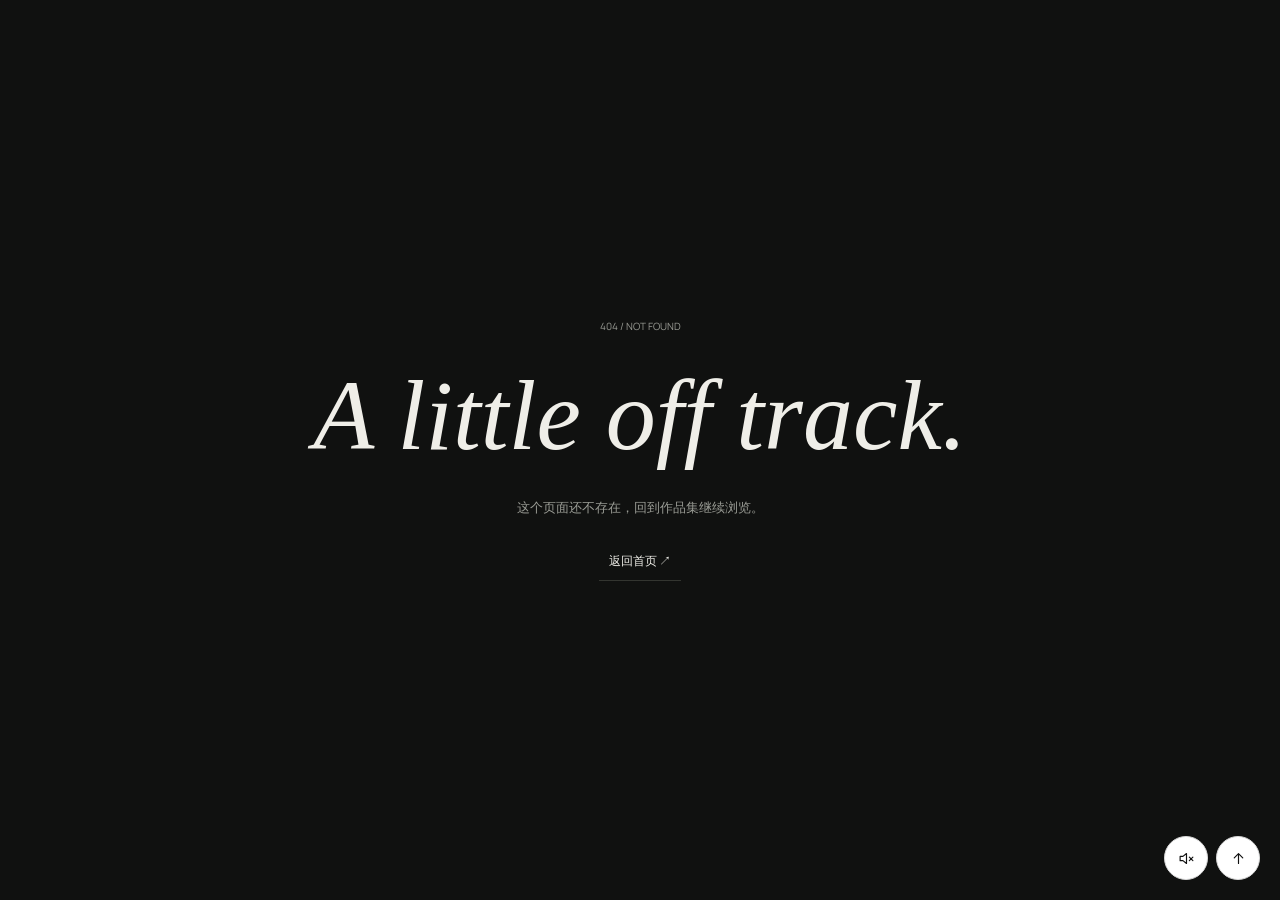
<file: 404/index.html>
<!DOCTYPE html><html lang="zh-CN"><head><meta charSet="utf-8"/><meta name="viewport" content="width=device-width, initial-scale=1"/><link rel="stylesheet" href="/_next/static/chunks/13oyzjyb423vo.css" data-precedence="next"/><link rel="preload" as="script" fetchPriority="low" href="/_next/static/chunks/3jyhzpxx94deq.js"/><script src="/_next/static/chunks/2z4kbiih3hb9i.js" async=""></script><script src="/_next/static/chunks/12dm1de4eubwn.js" async=""></script><script src="/_next/static/chunks/3frr8k02-r-pg.js" async=""></script><script src="/_next/static/chunks/turbopack-3-ry682tkyiqk.js" async=""></script><script src="/_next/static/chunks/2buz72nby3mes.js" async=""></script><script src="/_next/static/chunks/0r1knp_adb3zi.js" async=""></script><meta name="robots" content="noindex"/><title>张雪莹 — UI/UX &amp; Visual Experience Designer</title><meta name="description" content="雪莹的个人设计作品集。探索 AI 产品体验、AI 设计工作流、智能终端、商业产品与营销视觉。"/><meta name="robots" content="noindex, nofollow"/><link rel="icon" href="/icon.svg?icon.0491i68b3b_yx.svg" sizes="any" type="image/svg+xml"/><script src="/_next/static/chunks/0cz1d0mv5g_q7.js" noModule=""></script></head><body><div hidden=""><!--$--><!--/$--></div><a class="skip-link" href="#main">跳到主要内容</a><main class="not-found"><span>404 / NOT FOUND</span><h1>A little off track.</h1><p>这个页面还不存在，回到作品集继续浏览。</p><a href="/">返回首页 ↗</a></main><!--$--><!--/$--><div class="portfolio-controls"><audio src="/audio/Micro-Rhythms.m4a" preload="auto" loop=""></audio><button class="portfolio-sound" type="button" aria-label="背景音效" aria-pressed="false" title="开启背景音效"><svg viewBox="0 0 24 24" width="17" height="17" fill="none" stroke="currentColor" stroke-width="1.65" stroke-linecap="round" stroke-linejoin="round" aria-hidden="true"><path d="M3 9h4l5-4v14l-5-4H3z"></path><path d="m16 10 5 5m0-5-5 5"></path></svg></button><button class="portfolio-back-top" type="button" aria-label="回到顶部" title="回到顶部"><svg width="17" height="17" viewBox="0 0 24 24" fill="none" stroke="currentColor" stroke-width="1.65" stroke-linecap="round" stroke-linejoin="round" aria-hidden="true"><path d="M12 19V5m-6 6 6-6 6 6"></path></svg></button></div><script id="_R_">(globalThis["TURBOPACK"] || (globalThis["TURBOPACK"] = [])).push({"otherChunks":["static/chunks/3jyhzpxx94deq.js","static/chunks/2z4kbiih3hb9i.js","static/chunks/12dm1de4eubwn.js","static/chunks/3frr8k02-r-pg.js"],"runtimeModuleIds":[47975]});</script><script src="/_next/static/chunks/3jyhzpxx94deq.js" async=""></script><script>(self.__next_f=self.__next_f||[]).push([0])</script><script>self.__next_f.push([1,"1:\"$Sreact.fragment\"\n2:\"/_next/static/chunks/2buz72nby3mes.js\"\n3:I[97363,[\"$2\"],\"default\"]\n4:I[46305,[\"$2\"],\"default\"]\n5:\"/_next/static/chunks/0r1knp_adb3zi.js\"\n6:I[51196,[\"$2\",\"$5\"],\"\"]\n7:I[22098,[\"$2\"],\"PortfolioSound\"]\n8:\"PortfolioReturnTransition\"\n9:I[41110,[\"$2\"],\"$8\"]\nd:I[43648,[\"$2\"],\"OutletBoundary\"]\ne:\"$Sreact.suspense\"\n10:\"ViewportBoundary\"\n11:I[43648,[\"$2\"],\"$10\"]\n13:\"MetadataBoundary\"\n14:I[43648,[\"$2\"],\"$13\"]\n16:I[4412,[\"$2\"],\"default\",1]\n:HL[\"/_next/static/chunks/13oyzjyb423vo.css\",\"style\"]\nb:X\nc:[[\"children\",{\"s\":\"__PAGE__\",\"h\":512,\"d\":{\"r\":[\"$\",\"$1\",\"c\",{\"children\":[[\"$\",\"main\",null,{\"className\":\"not-found\",\"children\":[[\"$\",\"span\",null,{\"children\":\"404 / NOT FOUND\"}],[\"$\",\"h1\",null,{\"children\":\"A little off track.\"}],[\"$\",\"p\",null,{\"children\":\"这个页面还不存在，回到作品集继续浏览。\"}],[\"$\",\"$L6\",null,{\"href\":\"/\",\"children\":\"返回首页 ↗\"}]]}],[[\"$\",\"script\",\"script-0\",{\"src\":\"/_next/static/chunks/0r1knp_adb3zi.js\",\"async\":true,\"nonce\":\"$undefined\"}]],[\"$\",\"$Ld\",null,{\"children\":[\"$\",\"$e\",null,{\"name\":\"Next.MetadataOutlet\",\"children\":\"$@f\"}]}]]}],\"p\":false,\"v\":null}}]]\na:[[\"children\",{\"s\":\"/_not-found\",\"h\":512,\"d\":{\"r\":[\"$\",\"$1\",\"c\",{\"children\":[null,[\"$\",\"$L3\",null,{\"parallelRouterKey\":\"children\",\"error\":\"$undefined\",\"errorStyles\":\"$undefined\",\"errorScripts\":\"$undefined\",\"template\":[\"$\",\"$L4\",null,{}],\"templateStyles\":\"$undefined\",\"templateScripts\":\"$undefined\",\"notFound\":\"$undefined\",\"forbidden\":\"$undefined\",\"unauthorized\":\"$undefined\"}]]}],\"p\":false,\"v\":\"$b\"},\"c\":\"$Qc\"}]]\n0:{\"P\":null,\"c\":[\"\",\"_not-found\",\"\"],\"q\":\"\",\"i\":false,\"t\":{\"t\":{\"s\":\"\",\"h\":528,\"d\":{\"r\":[\"$\",\"$1\",\"c\",{\"children\":[[[\"$\",\"link\",\"0\",{\"rel\":\"stylesheet\",\"href\":\"/_next/static/chunks/13oyzjyb423vo.css\",\"precedence\":\"next\",\"crossOrigin\":\"$undefined\",\"nonce\":\"$undefined\"}],[\"$\",\"script\",\"script-0\",{\"src\":\"/_next/static/chunks/2buz72nby3mes.js\",\"async\":true,\"nonce\":\"$undefined\"}]],[\"$\",\"html\",null,{\"lang\":\"zh-CN\",\"children\":[\"$\",\"body\",null,{\"children\":[[\"$\",\"a\",null,{\"className\":\"skip-link\",\"href\":\"#main\",\"children\":\"跳到主要内容\"}],[\"$\",\"$L3\",null,{\"parallelRouterKey\":\"children\",\"error\":\"$undefined\",\"errorStyles\":\"$undefined\",\"errorScripts\":\"$undefined\",\"template\":[\"$\",\"$L4\",null,{}],\"templateStyles\":\"$undefined\",\"templateScripts\":\"$undefined\",\"notFound\":[[\"$\",\"main\",null,{\"className\":\"not-found\",\"children\":[[\"$\",\"span\",null,{\"children\":\"404 / NOT FOUND\"}],[\"$\",\"h1\",null,{\"children\":\"A little off track.\"}],[\"$\",\"p\",null,{\"children\":\"这个页面还不存在，回到作品集继续浏览。\"}],[\"$\",\"$L6\",null,{\"href\":\"/\",\"children\":\"返回首页 ↗\"}]]}],[]],\"forbidden\":\"$undefined\",\"unauthorized\":\"$undefined\"}],[\"$\",\"$L7\",null,{}],[\"$\",\"$L9\",null,{}]]}]}]]}],\"p\":false,\"v\":null},\"c\":\"$Qa\"},\"h\":{\"r\":[\"$\",\"$1\",\"h\",{\"children\":[[\"$\",\"meta\",null,{\"name\":\"robots\",\"content\":\"noindex\"}],[\"$\",\"$L11\",null,{\"children\":\"$L12\"}],[\"$\",\"$L14\",null,{\"children\":[[\"$\",\"div\",null,{\"hidden\":true,\"children\":[\"$\",\"$e\",null,{\"name\":\"Next.Metadata\",\"children\":\"$L15\"}]}],null]}],null]}],\"p\":false,\"v\":null}},\"m\":\"$undefined\",\"G\":[\"$16\",[[\"$\",\"link\",\"0\",{\"rel\":\"stylesheet\",\"href\":\"/_next/static/chunks/13oyzjyb423vo.css\",\"precedence\":\"next\",\"crossOrigin\":\"$undefined\",\"nonce\":\"$undefined\"}]]],\"S\":true,\"r\":\"$undefined\",\"s\":\"$undefined\",\"a\":\"$undefined\",\"l\":\"$undefined\",\"p\":\"$undefined\",\"d\":\"$undefined\",\"b\":\"2q94esDCt-y8xamxPgsl7\"}\nb:C\n12:[[\"$\",\"meta\",\"0\",{\"charSet\":\"utf-8\"}],[\"$\",\"meta\",\"1\",{\"name\":\"viewport\",\"content\":\"width=device-width, initial-scale=1\"}]]\n17:I[28035,[\"$2\"],\"IconMark\"]\nf:null\n15:[[\"$\",\"title\",\"0\",{\"children\":\"张雪莹 — UI/UX \u0026 Visual Experience Designer\"}],[\"$\",\"meta\",\"1\",{\"name\":\"description\",\"content\":\"雪莹的个人设计作品集。探索 AI 产品体验、AI 设计工作流、智能终端、商业产品与营销视觉。\"}],[\"$\",\"meta\",\"2\",{\"name\":\"robots\",\"content\":\"noindex, nofollow\"}],[\"$\",\"link\",\"3\",{\"rel\":\"icon\",\"href\":\"/icon.svg?icon.0491i68b3b_yx.svg\",\"sizes\":\"any\",\"type\":\"image/svg+xml\"}],[\"$\",\"$L17\",\"4\",{}]]\n"])</script></body></html>
</file>
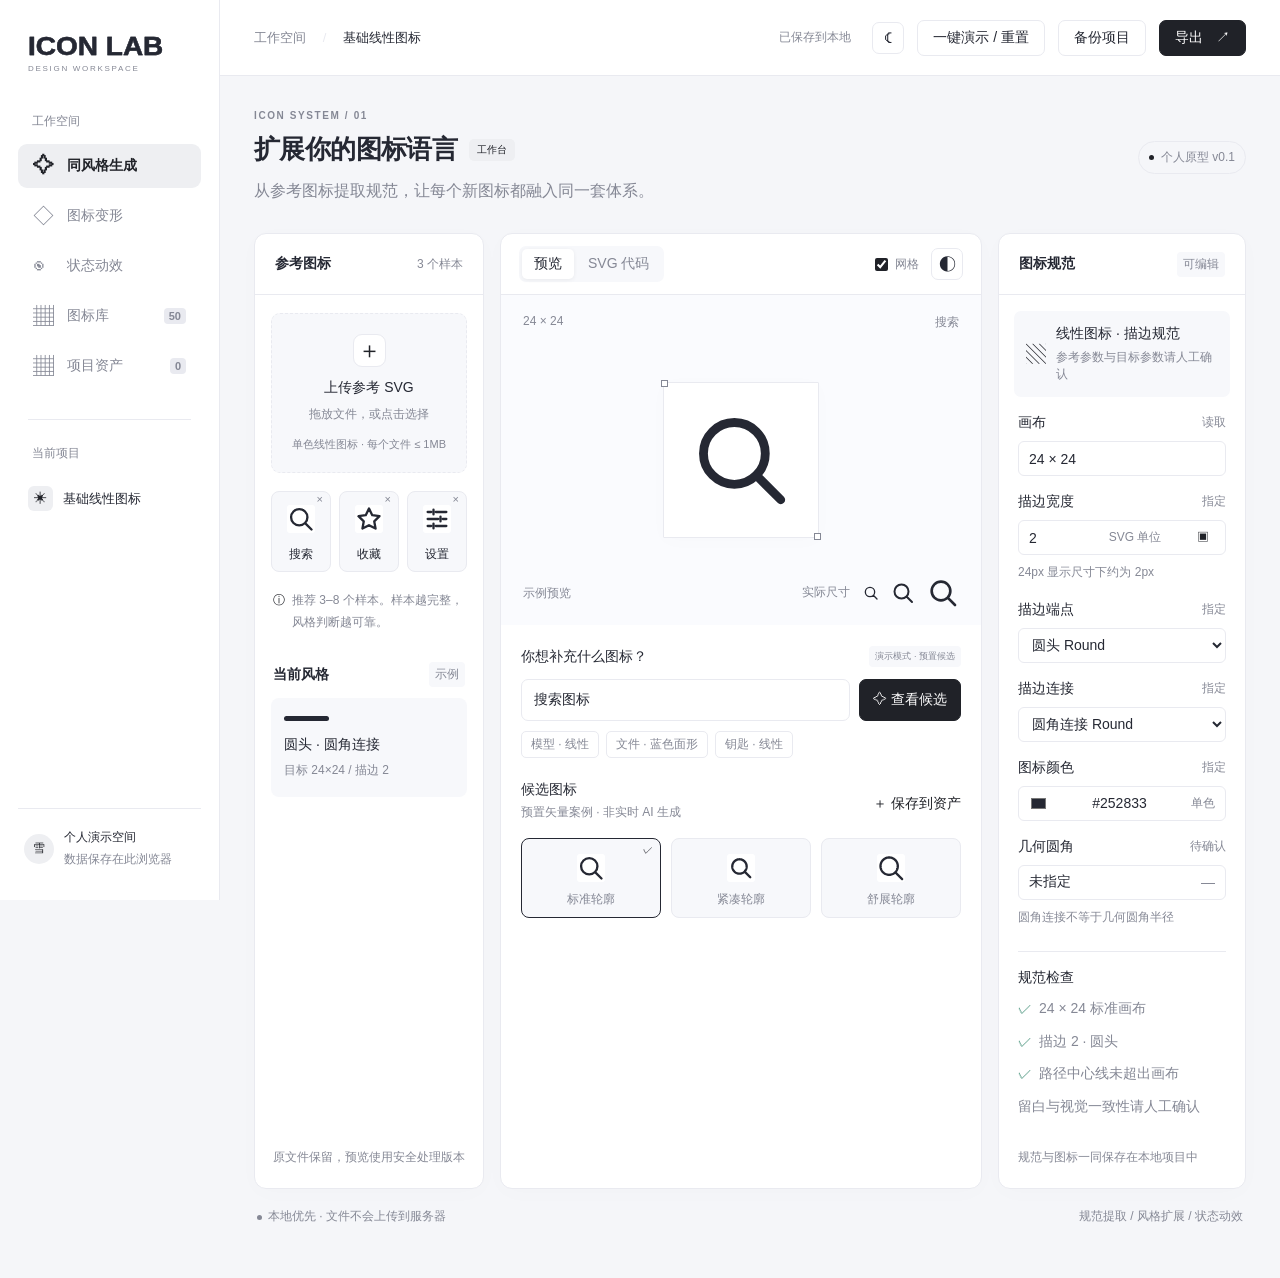
<file: demos/icon-lab/index.html>
<!doctype html>
<html lang="zh-CN" data-theme="light">
<head><meta charset="UTF-8"><meta name="viewport" content="width=device-width,initial-scale=1"><title>ICON LAB · 图标工作台</title><meta name="description" content="图标规范、风格扩展与状态动效工作台"><link rel="icon" href="data:image/svg+xml,%3Csvg xmlns='http://www.w3.org/2000/svg' viewBox='0 0 32 32'%3E%3Crect width='32' height='32' rx='8' fill='%23202228'/%3E%3Cpath d='M9 10h14M9 16h9M9 22h14' stroke='white' stroke-width='3' stroke-linecap='round'/%3E%3C/svg%3E"><link rel="stylesheet" href="style.css"></head>
<body>
<aside class="rail"><a class="brand" href="#" aria-label="ICON LAB 工作台"><span><span class="brand-name">ICON LAB</span><span class="tiny">DESIGN WORKSPACE</span></span></a><div class="rail-label">工作空间</div><nav aria-label="工作模式"><button class="nav active" data-mode="generate"><span>✧</span>同风格生成</button><button class="nav" data-mode="morph"><span>◇</span>图标变形</button><button class="nav" data-mode="state"><span>◉</span>状态动效</button><button class="nav" data-mode="library"><span>▦</span>图标库 <b>50</b></button><button class="nav" data-mode="assets"><span>▦</span>项目资产 <b id="asset-count">0</b></button></nav><div class="rail-divider"></div><div class="rail-label">当前项目</div><button class="project-link" id="project-edit"><span class="project-symbol">✳</span><span id="project-name">基础线性图标</span></button><div class="rail-bottom"><span class="avatar">雪</span><div>个人演示空间<small>数据保存在此浏览器</small></div></div></aside>
<div class="main"><header class="topbar"><div class="breadcrumb">工作空间 <span>/</span> <strong id="breadcrumb-name">基础线性图标</strong></div><div class="top-actions"><span id="save-status">本地草稿</span><button class="icon-button" id="theme-toggle" aria-label="切换亮暗主题" title="切换亮暗主题">☾</button><button class="button" id="demo-start">一键演示 / 重置</button><button class="button" id="backup">备份项目</button><button class="button primary" id="export-open">导出 <span>↗</span></button></div></header>
<main><section class="page-heading"><div><div class="eyebrow">ICON SYSTEM / 01</div><h1 id="page-title">扩展你的图标语言<span class="badge">工作台</span></h1><p id="page-description">从参考图标提取规范，让每个新图标都融入同一套体系。</p></div><span class="session-pill"><span></span>个人原型 v0.1</span></section>
<div class="workspace" id="workspace"><section class="reference panel"><div class="panel-heading"><h2>参考图标</h2><span id="reference-count">3 个样本</span></div><label class="upload-zone" id="reference-drop"><span class="upload-icon">＋</span><strong>上传参考 SVG</strong><span>拖放文件，或点击选择</span><small>单色线性图标 · 每个文件 ≤ 1MB</small><input id="reference-input" type="file" accept=".svg,image/svg+xml" multiple hidden></label><div id="state-source-previews"></div><div id="references" class="reference-grid"></div><div class="reference-note"><span>ⓘ</span><p>推荐 3–8 个样本。样本越完整，风格判断越可靠。</p></div><div class="mini-heading">当前风格 <span class="label-tag">示例</span></div><div class="style-card"><div class="style-line"></div><strong>简洁 · 圆头 · 线性</strong><p>24×24 网格 / 单色描边</p></div><div class="bottom-link">原文件保留，预览使用安全处理版本</div></section>
<section class="canvas-panel panel"><div class="canvas-toolbar"><div class="segmented"><button class="active" id="preview-tab">预览</button><button id="code-tab">SVG 代码</button></div><div class="canvas-options"><label><input type="checkbox" id="grid-toggle" checked>网格</label><button class="icon-button" id="canvas-bg" title="切换预览背景" aria-label="切换预览背景">◐</button></div></div><div class="canvas" id="canvas"><div class="canvas-caption"><span>24 × 24</span><span id="preview-label">搜索 / search</span></div><div class="icon-stage"><div class="icon-frame" id="icon-stage"></div></div><pre id="code-view" hidden></pre><div class="canvas-foot"><span id="canvas-hint">示例预览</span><span>实际尺寸 <span id="actual-previews"></span></span></div></div>
<div id="generator-controls" class="generator-controls"><div class="input-label"><strong>你想补充什么图标？</strong><span class="label-tag">演示模式 · 预置候选</span></div><div class="prompt-row"><input id="prompt" placeholder="例如：搜索 — 放大镜" value="搜索 — 放大镜" aria-label="图标描述"><button class="button primary" id="generate">✧ 查看候选</button></div><div class="prompt-chips"><button data-prompt="模型（线性）">模型 · 线性</button><button data-prompt="文件（面形-蓝色）">文件 · 蓝色面形</button><button data-prompt="钥匙（线性）">钥匙 · 线性</button></div><div class="candidate-heading"><span>候选图标 <small>预置矢量案例 · 非实时 AI 生成</small></span><button class="text-button" id="save-asset">＋ 保存到资产</button></div><div class="candidate-grid" id="candidates"></div></div>
<div id="motion-controls" class="motion-controls" hidden><div class="motion-pair"><div><label for="from-select">起始图标</label><select id="from-select"></select><label class="upload-state">上传 SVG / PNG<input id="from-input" type="file" accept=".svg,.png,image/svg+xml,image/png" hidden></label></div><button class="icon-button" id="swap" aria-label="交换起止状态">⇄</button><div><label for="to-select">目标图标</label><select id="to-select"></select><label class="upload-state">上传 SVG / PNG<input id="to-input" type="file" accept=".svg,.png,image/svg+xml,image/png" hidden></label></div></div><div class="play-row"><button class="play-button" id="play" aria-label="播放 / 暂停，正反交替" title="播放 / 暂停，正反交替">▶</button><input type="range" id="progress" min="0" max="1000" value="0" aria-label="动画进度"><span id="progress-label">0%</span></div><p class="motion-note">拖动进度查看中间形态。使用 Morphicons 进行路径匹配与旋转对齐。</p></div></section>
<section class="spec panel"><div class="panel-heading"><h2 id="spec-title">图标规范</h2><span class="label-tag">可编辑</span></div><div id="icon-spec"><div class="spec-summary"><span>▧</span><div><strong>从参考 SVG 读取</strong><small id="analysis-summary">3 个内置样本 · 参数一致</small></div></div><div class="field"><div class="field-label"><label>画布</label><span>读取</span></div><div class="readonly-field" id="viewbox-display">24 × 24</div></div><div class="field"><div class="field-label"><label for="stroke">描边宽度</label><span>指定</span></div><div class="number-field"><input type="number" id="stroke" min="0.5" max="4" step="0.25" value="2"><span>SVG 单位</span><button class="lock active" id="stroke-lock" aria-label="锁定描边" aria-pressed="true">▣</button></div><small>24px 显示尺寸下约为 <span id="pixel-width">2</span>px</small></div><div class="field"><div class="field-label"><label for="linecap">描边端点</label><span>指定</span></div><select id="linecap"><option value="round">圆头 Round</option><option value="butt">平头 Butt</option><option value="square">方头 Square</option></select></div><div class="field"><div class="field-label"><label for="linejoin">描边连接</label><span>指定</span></div><select id="linejoin"><option value="round">圆角连接 Round</option><option value="miter">尖角连接 Miter</option><option value="bevel">切角连接 Bevel</option></select></div><div class="field"><div class="field-label"><label for="color">图标颜色</label><span>指定</span></div><div class="color-field"><input type="color" id="color" value="#252833"><span id="color-label">#252833</span><span>单色</span></div></div><div class="field"><div class="field-label"><label>几何圆角</label><span>待确认</span></div><div class="readonly-field">未指定 <span>—</span></div><small>圆角连接不等于几何圆角半径</small></div><div class="check-box"><strong>规范检查</strong><div id="checks"></div></div></div>
<div id="motion-spec" hidden><div class="spec-summary"><span>◇</span><div><strong>自然形状过渡</strong><small>路径匹配 + 旋转对齐</small></div></div><div class="field"><div class="field-label"><label for="spring">动画节奏</label></div><select id="spring"><option value="smooth">平滑 Smooth</option><option value="snappy">轻快 Snappy</option><option value="bouncy">弹性 Bouncy</option></select></div><div class="field"><div class="field-label"><label for="duration">导出时长</label><span>秒</span></div><input type="number" id="duration" value="0.8" min="0.2" max="4" step="0.1"><small>预览使用弹簧；导出烘焙同一进度曲线</small></div><div class="field"><label class="checkbox-label"><input type="checkbox" id="loop">往返循环预览</label></div><div class="motion-info"><strong>支持单色线性 SVG</strong><p>填充图形、变换、滤镜暂不支持自动变形。上传不兼容图标时会说明原因。</p><a href="https://www.morphicons.com/" target="_blank" rel="noreferrer">参考 Morphicons ↗</a></div><button class="button wide" id="save-motion">保存动画项目</button></div><div id="state-spec" hidden><div class="spec-summary"><span>♡</span><div><strong>状态切换</strong><small>保留原图，设计切换节奏</small></div></div><div class="field"><div class="field-label"><label for="state-effect">切换方式</label></div><select id="state-effect"><option value="bounce">点击回弹</option><option value="scale">缩放切换</option><option value="rotate">旋转切换</option><option value="fade">淡入淡出</option><option value="slide">滑动切换</option><option value="flip">翻转切换</option><option value="shake">抖动</option></select></div><div class="field"><div class="field-label"><label for="state-duration">动画时长</label><span>秒</span></div><input type="number" id="state-duration" min="0.2" max="2" step="0.05" value="0.48"></div><div class="field" id="bounce-field"><div class="field-label"><label for="bounce-strength">回弹幅度</label></div><input type="range" id="bounce-strength" min="0.05" max="0.3" step="0.01" value="0.16"><small>越大，按压与回弹越明显</small></div><div class="motion-info"><strong>保留原始 SVG 外观</strong><p>支持 PNG 与 SVG，只连接两个状态，保留原图的颜色、透明度和形状。直接点击画布中的图标测试切换。</p><button class="text-button" id="favorite-example">收藏成功 · 回弹</button></div><button class="button wide" id="theme-example">太阳 / 月亮 · 模式切换</button><button class="button wide" id="save-state-motion">保存状态动效</button></div><div class="spec-bottom">规范与图标一同保存在本地项目中</div></section></div>
<section id="library-view" class="panel library-view" hidden><div class="panel-heading"><h2>基础图标库 · 50 个</h2><input id="library-search" placeholder="搜索图标" aria-label="搜索图标"></div><div class="library-actions"><span>当前选择：<strong id="library-selected">搜索</strong></span><button class="button" id="library-from">用作起始状态</button><button class="button" id="library-to">用作目标状态</button><button class="button primary" id="library-download">下载 SVG</button></div><div id="library-grid" class="library-grid"></div></section><section id="assets-view" class="panel assets-view" hidden><div class="panel-heading"><h2>已保存的图标与动画</h2><span>此浏览器</span></div><div class="asset-grid" id="asset-grid"></div></section>
<footer class="workspace-footer"><span><span class="footer-dot"></span>本地优先 · 文件不会上传到服务器</span><span>规范提取 / 风格扩展 / 状态动效</span></footer></main></div>
<dialog id="export-dialog"><div class="dialog-heading"><div><div class="eyebrow">EXPORT ASSET</div><h2>导出图标</h2></div><button class="icon-button" id="export-close" aria-label="关闭">✕</button></div><p id="export-description">下载当前预览，保留矢量与规范。</p><div class="export-formats"><label><input type="radio" name="format" value="svg" checked><strong>SVG</strong><small>静态矢量 / 当前帧</small></label><label><input type="radio" name="format" value="animated-svg"><strong>动画 SVG</strong><small>烘焙路径动画</small></label><label><input type="radio" name="format" value="lottie"><strong>Lottie</strong><small>矢量关键帧 JSON</small></label><label><input type="radio" name="format" value="gif"><strong>GIF</strong><small>可直接查看的动图</small></label><label><input type="radio" name="format" value="png"><strong>PNG</strong><small>当前帧 / 透明背景</small></label><label class="unavailable"><input type="radio" name="format" value="webp" disabled><strong>动态 WebP</strong><small>编码器尚未接入</small></label></div><div class="export-raster-settings"><label for="export-size">PNG / GIF 尺寸</label><select id="export-size"><option value="64">64 × 64</option><option value="128" selected>128 × 128</option><option value="256">256 × 256</option></select><label for="export-background">PNG / GIF 背景</label><select id="export-background"><option value="white">白色背景</option><option value="transparent">透明背景</option></select></div><div class="export-note" id="export-note">静态 SVG 可直接用于设计工具和网页。</div><button class="button primary wide" id="download">下载文件</button></dialog><dialog id="asset-preview-dialog" aria-labelledby="asset-preview-title"><div class="asset-preview-heading"><h2 id="asset-preview-title">资产预览</h2><button id="asset-preview-close" class="icon-button" aria-label="关闭资产预览">×</button></div><div id="asset-preview-stage"></div><p id="asset-preview-detail"></p><div class="asset-preview-actions"><button id="asset-preview-play" class="button">播放动效</button><button id="asset-preview-edit" class="button primary">进入编辑</button></div></dialog><div id="toast" role="status" aria-live="polite"></div><script type="module" src="app.js"></script></body></html>
</file>
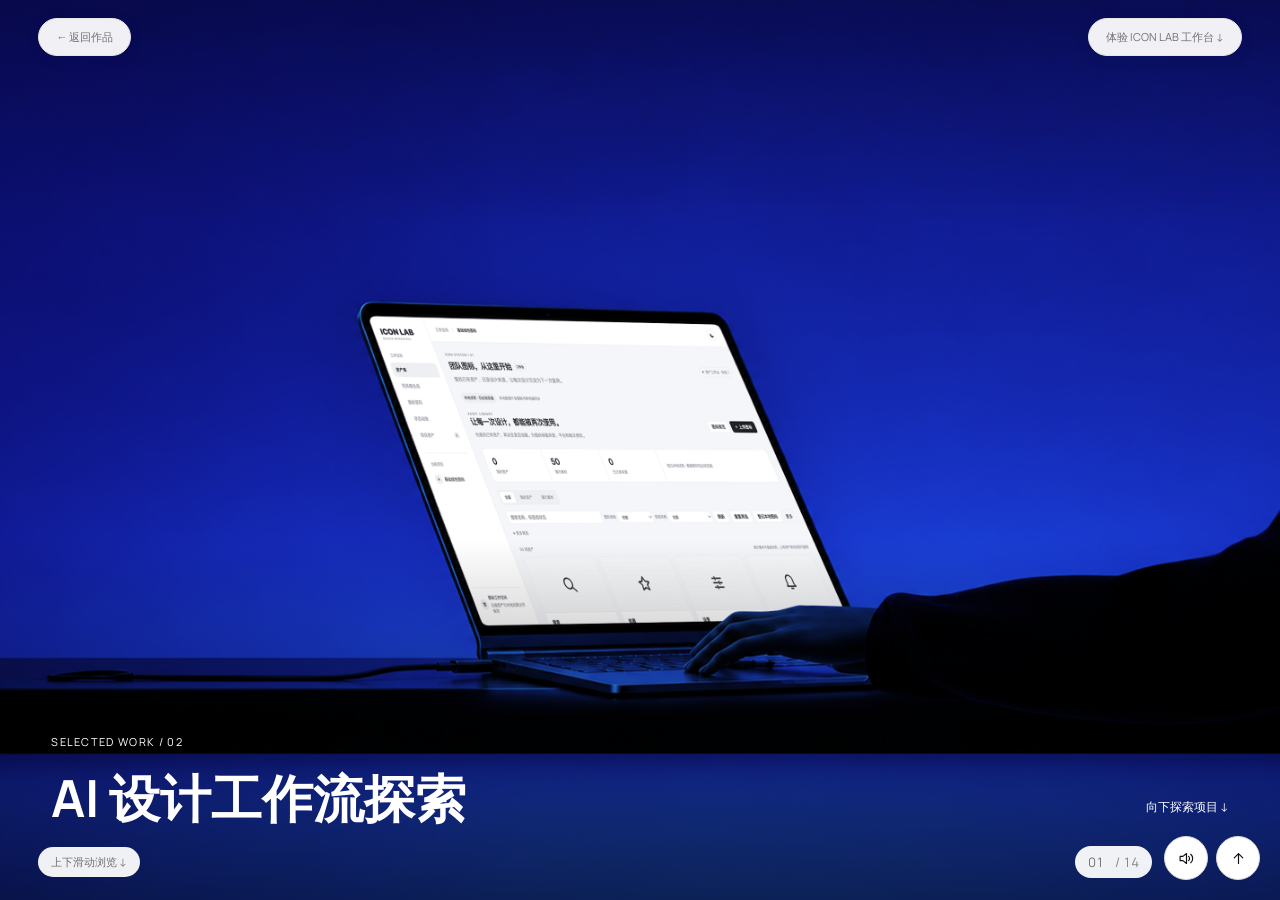
<file: work/ai-design-workflow/index.html>
<!DOCTYPE html><html lang="zh-CN"><head><meta charSet="utf-8"/><meta name="viewport" content="width=device-width, initial-scale=1"/><link rel="preload" as="image" href="/images/ai-workflow-entry.png" fetchPriority="high"/><link rel="preload" as="image" href="/images/icon-lab-case/generation.webp"/><link rel="stylesheet" href="/_next/static/chunks/13oyzjyb423vo.css" data-precedence="next"/><link rel="stylesheet" href="/_next/static/chunks/3gu4ztoref1g_.css" data-precedence="next"/><link rel="stylesheet" href="/_next/static/chunks/0eny5p-c7rt2f.css" data-precedence="next"/><link rel="preload" as="script" fetchPriority="low" href="/_next/static/chunks/3jyhzpxx94deq.js"/><script src="/_next/static/chunks/2z4kbiih3hb9i.js" async=""></script><script src="/_next/static/chunks/12dm1de4eubwn.js" async=""></script><script src="/_next/static/chunks/3frr8k02-r-pg.js" async=""></script><script src="/_next/static/chunks/turbopack-3-ry682tkyiqk.js" async=""></script><script src="/_next/static/chunks/2buz72nby3mes.js" async=""></script><script src="/_next/static/chunks/0tg098pwsh7zr.js" async=""></script><script src="/_next/static/chunks/0mr2iznagk2hc.js" async=""></script><script src="/_next/static/chunks/2dzw9j6m43ang.js" async=""></script><title>AI 设计工作流探索 — 张雪莹</title><meta name="description" content="雪莹的个人设计作品集。探索 AI 产品体验、AI 设计工作流、智能终端、商业产品与营销视觉。"/><meta name="robots" content="noindex, nofollow"/><link rel="icon" href="/icon.svg?icon.0491i68b3b_yx.svg" sizes="any" type="image/svg+xml"/><script src="/_next/static/chunks/0cz1d0mv5g_q7.js" noModule=""></script></head><body><div hidden=""><!--$--><!--/$--></div><a class="skip-link" href="#main">跳到主要内容</a><div class="work-media-reveal"><div class="workflow-case case-editorial"><header class="wf-topbar"><a href="/#work-ai-design-workflow">← 返回作品</a><a href="#icon-lab-generation">体验 ICON LAB 工作台 ↓</a></header><main id="main" class="wf-scroll" aria-label="AI设计工作流探索项目" tabindex="0"><section class="collection-cover" aria-label="AI 设计工作流探索"><img src="/images/ai-workflow-entry.png" alt="AI 设计工作流封面：蓝色背景下的 ICON LAB 笔记本工作场景" width="3308" height="2006" loading="eager" fetchPriority="high"/><div class="collection-cover-caption"><span>SELECTED WORK / <!-- -->02</span><h2>AI 设计工作流探索</h2></div><button class="collection-cover-scroll" type="button">向下探索项目 ↓</button></section><section class="wf-page wf-summary" id="workflow-cover" aria-labelledby="workflow-cover-title"><div class="wf-summary-inner"><header class="wf-summary-heading"><p>01 / AI-ENHANCED DESIGN</p><h1 id="workflow-cover-title">AI 辅助设计工作流</h1><p class="wf-summary-intro">从设计思考、视觉生产到实现与构建，将 AI 融入设计的三个环节。</p></header><div class="wf-tree" aria-label="AI 工作流的三层结构"><svg class="wf-transmission" viewBox="0 0 1 1" aria-hidden="true"></svg><div class="wf-tree-root"><span class="wf-node-icon" aria-hidden="true"><svg viewBox="0 0 32 32" fill="none" stroke="currentColor" stroke-width="2" stroke-linecap="round" stroke-linejoin="round"><defs><linearGradient id="workflow-star-color" x1="0" y1="0" x2="1" y2="1"><stop offset="0" stop-color="#91eff3"></stop><stop offset=".3" stop-color="#84b9f5"></stop><stop offset=".6" stop-color="#ae86eb"></stop><stop offset="1" stop-color="#f1b4df"></stop></linearGradient><radialGradient id="workflow-star-center" cx="40%" cy="42%" r="55%"><stop stop-color="#6358df" stop-opacity=".8"></stop><stop offset="1" stop-color="#6358df" stop-opacity="0"></stop></radialGradient></defs><path d="M16 2C18 2 19 9 22 12C25 15 30 14 30 16C30 18 23 19 21 21C19 23 18 30 16 30C14 30 13 23 11 21C9 19 2 18 2 16C2 14 9 13 11 11C13 9 14 2 16 2Z" fill="url(#workflow-star-color)"></path><path d="M16 2C18 2 19 9 22 12C25 15 30 14 30 16C30 18 23 19 21 21C19 23 18 30 16 30C14 30 13 23 11 21C9 19 2 18 2 16C2 14 9 13 11 11C13 9 14 2 16 2Z" fill="url(#workflow-star-center)"></path><g transform="translate(25 -4) scale(.32)"><path d="M16 2C18 2 19 9 22 12C25 15 30 14 30 16C30 18 23 19 21 21C19 23 18 30 16 30C14 30 13 23 11 21C9 19 2 18 2 16C2 14 9 13 11 11C13 9 14 2 16 2Z" fill="url(#workflow-star-color)"></path><path d="M16 2C18 2 19 9 22 12C25 15 30 14 30 16C30 18 23 19 21 21C19 23 18 30 16 30C14 30 13 23 11 21C9 19 2 18 2 16C2 14 9 13 11 11C13 9 14 2 16 2Z" fill="url(#workflow-star-center)"></path></g></svg></span><strong>AI Workflow</strong></div><div class="wf-tree-branches"><div class="wf-tree-branch"><div class="wf-tree-category"><span class="wf-node-icon" aria-hidden="true"><svg viewBox="0 0 32 32" fill="none" stroke="currentColor" stroke-width="2" stroke-linecap="round" stroke-linejoin="round"><path d="M11 23h10M12 27h8M10 18a9 9 0 1 1 12 0c-2 2-2 3-2 5h-8c0-2 0-3-2-5Z"></path></svg></span><h2>AI for Thinking</h2><p>设计思考</p></div><ul class="wf-tree-leaves"><li><span class="wf-node-icon" aria-hidden="true"><svg viewBox="0 0 32 32" fill="none" stroke="currentColor" stroke-width="2" stroke-linecap="round" stroke-linejoin="round"><path d="M14 23a9 9 0 1 0 0-18 9 9 0 0 0 0 18Zm7-2 8 8"></path></svg></span><span>信息分析与洞察</span></li><li><span class="wf-node-icon" aria-hidden="true"><svg viewBox="0 0 32 32" fill="none" stroke="currentColor" stroke-width="2" stroke-linecap="round" stroke-linejoin="round"><path d="M12 4h8v7h-8ZM3 22h10v7H3Zm16 0h10v7H19ZM16 11v6M8 22v-5h16v5"></path></svg></span><span>需求拆解与方案推演</span></li></ul></div><div class="wf-tree-branch"><div class="wf-tree-category"><span class="wf-node-icon" aria-hidden="true"><svg viewBox="0 0 32 32" fill="none" stroke="currentColor" stroke-width="2" stroke-linecap="round" stroke-linejoin="round"><path d="m7 25 2-8L23 3l6 6-14 14-8 2ZM19 7l6 6M9 17l6 6"></path></svg></span><h2>AI for Making</h2><p>设计生产</p></div><ul class="wf-tree-leaves"><li><span class="wf-node-icon" aria-hidden="true"><svg viewBox="0 0 32 32" fill="none" stroke="currentColor" stroke-width="2" stroke-linecap="round" stroke-linejoin="round"><path d="M6 7h20v18H6ZM6 18l6-6 7 8 4-4 3 4M21 11h.01"></path></svg></span><span>视觉探索与素材生成</span></li><li><span class="wf-node-icon" aria-hidden="true"><svg viewBox="0 0 32 32" fill="none" stroke="currentColor" stroke-width="2" stroke-linecap="round" stroke-linejoin="round"><path d="M6 4v23l7-6 5 9 4-2-5-9 10-1Z"></path></svg></span><span>交互原型与体验验证</span></li></ul></div><div class="wf-tree-branch"><div class="wf-tree-category"><span class="wf-node-icon" aria-hidden="true"><svg viewBox="0 0 32 32" fill="none" stroke="currentColor" stroke-width="2" stroke-linecap="round" stroke-linejoin="round"><path d="m11 8-8 8 8 8m10-16 8 8-8 8M18 4l-4 24"></path></svg></span><h2>AI for Building</h2><p>实现与构建</p></div><ul class="wf-tree-leaves"><li><span class="wf-node-icon" aria-hidden="true"><svg viewBox="0 0 32 32" fill="none" stroke="currentColor" stroke-width="2" stroke-linecap="round" stroke-linejoin="round"><path d="M5 7h22v18H5ZM5 12h22m-15 5-3 3 3 3m8-6 3 3-3 3"></path></svg></span><span>HTML 实现与交付</span></li><li><span class="wf-node-icon" aria-hidden="true"><svg viewBox="0 0 32 32" fill="none" stroke="currentColor" stroke-width="2" stroke-linecap="round" stroke-linejoin="round"><path d="M5 5h9v9H5Zm13 0h9v9h-9ZM5 18h9v9H5Zm13 0h9v9h-9Z"></path></svg></span><span>设计工具开发</span></li></ul></div></div></div></div></section><section class="wf-page il-page il-page-1 il-dark" id="icon-lab-cover" aria-labelledby="icon-lab-cover-title"><div class="il-inner"><header class="il-heading"><p class="il-kicker">P<!-- -->01<!-- --> / <!-- -->PROJECT OVERVIEW<span>ICON LAB</span></p><h2 id="icon-lab-cover-title">Icon Lab：从设计图标，到设计图标的生产方式</h2><p class="il-subtitle">从一次规范驱动的 AI 图标生成探索出发，逐步整合图标资产管理、Figma 插件与状态动效，构建可运行的图标设计工作台。</p></header><div class="il-overview"><figure class="il-shot"><img src="/images/icon-lab-case/generation.webp" alt="规范、预览与候选在同一工作区呈现" loading="eager" width="1600" height="1000"/><figcaption>规范、预览与候选在同一工作区呈现<!-- --> · 早期原型真实界面</figcaption></figure><figure class="il-shot"><img src="/images/icon-lab-case/assets.webp" alt="动效与项目资产的管理入口" loading="lazy" width="1600" height="1000"/><figcaption>动效与项目资产的管理入口<!-- --> · 早期原型真实界面</figcaption></figure></div><dl class="il-meta"><div><dt>项目类型</dt><dd>个人主导 / AI Design Tool</dd></div><div><dt>我的角色</dt><dd>产品构思 · 问题定义 · 交互与视觉设计 · AI 辅助开发 · 测试迭代</dd></div><div><dt>项目形态 / 阶段</dt><dd>Web 工作台 + Figma 开发插件 / 核心能力已实现，部分流程完成个人验证</dd></div></dl><a class="il-action" href="https://xueyingz90.github.io/icon-lab/" target="_blank" rel="noreferrer">在线体验新版工作台 ↗</a><p class="il-caption">本页引用现有源码与开发记录；主视觉暂用早期界面，新版组合截图待补。</p></div></section><section class="wf-page il-page il-page-2" id="icon-lab-problems" aria-labelledby="icon-lab-problems-title"><div class="il-inner"><header class="il-heading"><p class="il-kicker">P<!-- -->02<!-- --> / <!-- -->BACKGROUND &amp; PROBLEM<span>ICON LAB</span></p><h2 id="icon-lab-problems-title">高频图标需求背后，隐藏着重复的设计成本</h2><p class="il-subtitle">在实际项目中，图标需求分散于不同功能与设计阶段。新增图标往往需要重新寻找参考、确认视觉规则，再完成绘制与交付。</p></header><ol class="il-steps"><li><span>01</span>查找参考<b aria-hidden="true">→</b></li><li><span>02</span>确认规范<b aria-hidden="true">→</b></li><li><span>03</span>绘制图标<b aria-hidden="true">→</b></li><li><span>04</span>导出交付<b aria-hidden="true">→</b></li><li><span>05</span>再次查找</li></ol><div class="il-split"><figure class="il-shot"><img src="/images/icon-lab-case/library.webp" alt="图标查找入口" loading="lazy" width="1600" height="1000"/><figcaption>图标查找入口<!-- --> · 早期原型真实界面</figcaption></figure><div class="il-decisions"><article><span>01</span><h3>01｜生产依赖重复绘制</h3><p>即使已有相近风格的图标，新需求仍需要人工对齐描边、比例、端点与细节。</p></article><article><span>02</span><h3>02｜资产分散，难以快速复用</h3><p>图标分布在不同设计文件与资源库中，部分格式不支持直接管理，查找和调用成本较高。</p></article><article><span>03</span><h3>03｜静态资源与状态表达分离</h3><p>图标的静态样式、形态变化和状态动效缺少统一的管理入口。</p></article></div></div><p class="il-caption">重复发生在参考、规则确认与资产回溯之间。原项目 Figma 操作记录待补充。</p></div></section><section class="wf-page il-page il-page-3 il-dark" id="icon-lab-insight" aria-labelledby="icon-lab-insight-title"><div class="il-inner"><header class="il-heading"><p class="il-kicker">P<!-- -->03<!-- --> / <!-- -->KEY INSIGHT<span>ICON LAB</span></p><h2 id="icon-lab-insight-title">问题不只是生成速度，而是如何让 AI 理解设计规范</h2><p class="il-subtitle">图标的基础形态可以由 AI 辅助生成，但抽象语义、风格一致性与最终质量仍需要设计师判断。真正需要解决的，是如何将已有规范引入生成过程。</p></header><blockquote class="il-statement">生成符合目标规范、<br/>能够继续编辑的候选图标。</blockquote><div class="il-split"><div class="il-decisions"><article><span>01</span><h3>生成需要参考依据</h3><p>让 AI 读取现有图标与设计规则，而不是完全自由发挥。</p></article><article><span>02</span><h3>结果需要人工判断</h3><p>多候选与可编辑性，比单次生成一个结果更符合设计工作习惯。</p></article><article><span>03</span><h3>成果需要持续复用</h3><p>生成结果不应停留在下载文件，而应能回到设计工具与资源库。</p></article></div><figure class="il-shot"><img src="/images/icon-lab-case/generation.webp" alt="设计师确认参数与比较候选；此图为模板演示，不是 AI 实测结果" loading="lazy" width="1600" height="1000"/><figcaption>设计师确认参数与比较候选；此图为模板演示，不是 AI 实测结果<!-- --> · 早期原型真实界面</figcaption></figure></div></div></section><section class="wf-page il-page il-page-4" id="icon-lab-strategy" aria-labelledby="icon-lab-strategy-title"><div class="il-inner"><header class="il-heading"><p class="il-kicker">P<!-- -->04<!-- --> / <!-- -->DESIGN STRATEGY<span>ICON LAB</span></p><h2 id="icon-lab-strategy-title">以规范驱动生成，连接人工判断与资产沉淀</h2><p class="il-subtitle">围绕图标生产中的关键环节，建立「规范参考—AI 生成—人工编辑—资产复用」的工作流，并通过独立模块扩展状态表达能力。</p></header><ol class="il-steps"><li><span>01</span>规范参考<b aria-hidden="true">→</b></li><li><span>02</span>AI 生成<b aria-hidden="true">→</b></li><li><span>03</span>候选选择<b aria-hidden="true">→</b></li><li><span>04</span>Figma 编辑<b aria-hidden="true">→</b></li><li><span>05</span>资产入库<b aria-hidden="true">→</b></li><li><span>06</span>再次调用</li></ol><div class="il-extensions"><span>Morph / 图标形变</span><span>State Motion / 状态表达</span></div><p class="il-caption">设计工作流关系图；模块需要人工确认与显式操作，不代表全部自动串联。</p><div class="il-decisions"><article><span>01</span><h3>Strategy 01｜规范参与生成</h3><p>将已有 SVG、参考图标与设计参数作为生成依据，减少完全自由生成带来的风格偏差。</p></article><article><span>02</span><h3>Strategy 02｜设计师保留控制权</h3><p>通过参数确认、多候选结果与 Figma 编辑，让 AI 负责初步探索，设计师负责选择与调整。</p></article><article><span>03</span><h3>Strategy 03｜让成果持续复用</h3><p>通过资产库、来源记录与插件调用，将一次性生成结果转化为可查找、可编辑的设计资产。</p></article></div></div></section><section class="wf-page il-page il-page-5" id="icon-lab-architecture" aria-labelledby="icon-lab-architecture-title"><div class="il-inner"><header class="il-heading"><p class="il-kicker">P<!-- -->05<!-- --> / <!-- -->INFORMATION ARCHITECTURE<span>ICON LAB</span></p><h2 id="icon-lab-architecture-title">以任务为中心，组织图标工作台的信息架构</h2><p class="il-subtitle">围绕设计师的查找、生成、编辑与表达需求，将分散能力组织为可独立进入、又能相互衔接的工作入口。</p></header><div class="il-architecture"><strong>ICON LAB</strong><div><article><span>0<!-- -->1</span><h3>Asset Library / 检索与管理</h3><p>网页工作台：独立进入，按任务组织</p></article><article><span>0<!-- -->2</span><h3>AI Generation / 规则与候选</h3><p>网页工作台：独立进入，按任务组织</p></article><article><span>0<!-- -->3</span><h3>Motion / 形变与反馈</h3><p>网页工作台：独立进入，按任务组织</p></article><article><span>0<!-- -->4</span><h3>Figma Plugin / 插入与上传</h3><p>设计现场：读取选区、编辑衔接与来源记录</p></article></div></div><figure class="il-shot"><img src="/images/icon-lab-case/library.webp" alt="旧版独立图标库；新版已整合统一资产入口" loading="lazy" width="1600" height="1000"/><figcaption>旧版独立图标库；新版已整合统一资产入口<!-- --> · 早期原型真实界面</figcaption></figure></div></section><section class="wf-page il-page il-page-6" id="icon-lab-library" aria-labelledby="icon-lab-library-title"><div class="il-inner"><header class="il-heading"><p class="il-kicker">P<!-- -->06<!-- --> / <!-- -->SOLUTION 01 / ASSET LIBRARY<span>ICON LAB</span></p><h2 id="icon-lab-library-title">让已有资产更容易被找到、理解与复用</h2><p class="il-subtitle">将分散的图标资源组织为统一的检索与预览入口，通过分类、视觉变体和资产信息帮助设计师快速定位可用资源。</p></header><div class="il-feature"><figure class="il-shot"><img src="/images/icon-lab-case/library.webp" alt="已有图标检索与预览界面" loading="lazy" width="1600" height="1000"/><figcaption>已有图标检索与预览界面<!-- --> · 早期原型真实界面</figcaption></figure><div class="il-decisions"><article><span>01</span><h3>01｜按视觉属性组织资产</h3><p>区分线性、面性、彩色、毛玻璃等不同类型，减少跨文件查找。</p></article><article><span>02</span><h3>02｜在调用前提供必要信息</h3><p>通过预览、分类和资产详情，帮助设计师判断图标是否符合当前需求。</p></article><article><span>03</span><h3>03｜支持资产持续补充</h3><p>允许新的图标进入资源库，而不是将其视为一次性导出结果。</p></article></div></div><aside class="il-missing"><span>待补充真实素材</span><p>新版资产库：分类筛选、资产详情及来源信息截图</p></aside></div></section><section class="wf-page il-page il-page-7" id="icon-lab-figma" aria-labelledby="icon-lab-figma-title"><div class="il-inner"><header class="il-heading"><p class="il-kicker">P<!-- -->07<!-- --> / <!-- -->SOLUTION 02 / FIGMA INTEGRATION<span>ICON LAB</span></p><h2 id="icon-lab-figma-title">让 Figma 成为资产生成与维护的连接点</h2><p class="il-subtitle">将资源调用与资产上传放回设计现场，减少图标在设计文件、导出目录和资源库之间的反复切换。</p></header><ol class="il-steps"><li><span>01</span>Figma 选区<b aria-hidden="true">→</b></li><li><span>02</span>上传前确认<b aria-hidden="true">→</b></li><li><span>03</span>资产入库<b aria-hidden="true">→</b></li><li><span>04</span>资源库调用</li></ol><div class="il-split"><aside class="il-missing"><span>待补充真实素材</span><p>Figma 插件实机截图：选区预览、来源信息、新增 / 更新确认、检索与插入</p></aside><div class="il-decisions"><article><span>01</span><h3>先确认，再上传</h3><p>读取当前选区后展示预览和资产信息，让设计师确认保存内容。</p></article><article><span>02</span><h3>保留来源，便于追溯</h3><p>记录来源文件与节点信息，为后续定位和修改提供依据。</p></article><article><span>03</span><h3>区分新增与更新</h3><p>对可能重复的资产提供明确操作，避免无意识覆盖既有内容。</p></article></div></div><p class="il-caption">源码与插件说明中已实现：插入独立可编辑矢量，核对后另行确认同步；插入不等于自动入库。</p></div></section><section class="wf-page il-page il-page-8" id="icon-lab-rules" aria-labelledby="icon-lab-rules-title"><div class="il-inner"><header class="il-heading"><p class="il-kicker">P<!-- -->08<!-- --> / <!-- -->SOLUTION 03 / RULE-BASED GENERATION<span>ICON LAB</span></p><h2 id="icon-lab-rules-title">将设计规范转化为 AI 可参考的生成条件</h2><p class="il-subtitle">在生成前明确参考规范与图标需求，将可读取的 SVG 参数和 AI 提取的风格建议分别呈现，使生成过程具有可检查的依据。</p></header><figure class="il-shot"><img src="/images/icon-lab-case/generation.webp" alt="参考图标与可确认的规范参数" loading="lazy" width="1600" height="1000"/><figcaption>参考图标与可确认的规范参数<!-- --> · 早期原型真实界面</figcaption></figure><div class="il-decisions"><article><span>01</span><h3>01｜规范输入支持多种来源</h3><p>通过参考图标、SVG 和设计规则输入，为不同使用场景提供灵活入口。</p></article><article><span>02</span><h3>02｜将确定参数与建议分开</h3><p>区分可直接读取的尺寸、描边等参数与需要设计师判断的视觉建议。</p></article><article><span>03</span><h3>03｜不同图形结构采用不同规则</h3><p>线性图标重点关注描边、端点和连接。
面性图标重点关注轮廓、填充、镂空与留白。</p></article></div><aside class="il-missing"><span>待补充真实素材</span><p>新版规范读取界面，以及线性 / 面性模式参数对照截图</p></aside></div></section><section class="wf-page il-page il-page-9" id="icon-lab-generation" aria-labelledby="icon-lab-generation-title"><div class="il-inner"><header class="il-heading"><p class="il-kicker">P<!-- -->09<!-- --> / <!-- -->SOLUTION 04 / AI GENERATION<span>ICON LAB</span></p><h2 id="icon-lab-generation-title">从单次生成到多候选探索，让设计师保留判断权</h2><p class="il-subtitle">将生成结果组织为三个可比较的候选方案，支持设计师选择、导出并进一步编辑，而不是将 AI 的首次输出直接作为最终资产。</p></header><ol class="il-steps"><li><span>01</span>输入需求<b aria-hidden="true">→</b></li><li><span>02</span>确认规范<b aria-hidden="true">→</b></li><li><span>03</span>生成三个候选<b aria-hidden="true">→</b></li><li><span>04</span>选择与编辑</li></ol><aside class="il-missing"><span>待补充真实素材</span><p>真实 AI 生成结果：同轮三个线性候选大图、输入规范和面性案例。现有模板候选不能替代实测结果。</p></aside><div class="il-decisions"><article><span>01</span><h3>多候选并列</h3><p>提供不同生成结果，帮助设计师比较图形表达与视觉质量。</p></article><article><span>02</span><h3>参数与候选对应</h3><p>保留每轮生成的参考条件，避免修改规则后产生结果混淆。</p></article><article><span>03</span><h3>结果可继续编辑</h3><p>通过 SVG 导出或 Figma 插入，将候选转化为可调整的设计素材。</p></article></div><div class="il-try" id="icon-lab-workspace"><div><h3>亲自走一遍生成链路</h3><p>新版生成能力受账号与权限控制；旧版演示仅提供预置候选。</p></div><a class="il-action" href="https://xueyingz90.github.io/icon-lab/" target="_blank" rel="noreferrer">打开新版工作台 ↗</a></div></div></section><section class="wf-page il-page il-page-10" id="icon-lab-motion" aria-labelledby="icon-lab-motion-title"><div class="il-inner"><header class="il-heading"><p class="il-kicker">P<!-- -->10<!-- --> / <!-- -->SOLUTION 05 / MOTION &amp; STATE<span>ICON LAB</span></p><h2 id="icon-lab-motion-title">让静态图标延伸为可感知的交互反馈</h2><p class="il-subtitle">针对图标形态过渡与操作状态反馈两类需求，提供不同的动效预览方式，让设计师在交付前观察图标的变化过程。</p></header><div class="il-motion-pair"><div><figure class="il-shot"><img src="/images/icon-lab-case/morph.webp" alt="Morph：起始、过程与目标形态" loading="lazy" width="1600" height="1000"/><figcaption>Morph：起始、过程与目标形态<!-- --> · 早期原型真实界面</figcaption></figure><h3>结构变化的连续性</h3></div><div><figure class="il-shot"><img src="/images/icon-lab-case/state.webp" alt="State Motion：状态素材与操作反馈" loading="lazy" width="1600" height="1000"/><figcaption>State Motion：状态素材与操作反馈<!-- --> · 早期原型真实界面</figcaption></figure><h3>交互反馈的可感知性</h3></div></div><details class="il-live"><summary>展开可运行的原型，体验 Morph / State Motion ↓</summary><iframe src="/demos/icon-lab/index.html" title="Icon Lab 早期动效原型：可切换图标变形与状态动效" loading="lazy"></iframe></details><p class="il-caption">真实早期原型在线演示。新版操作录屏待补；这里不将重新绘制的动画冒充工具输出。</p></div></section><section class="wf-page il-page il-page-11" id="icon-lab-implementation" aria-labelledby="icon-lab-implementation-title"><div class="il-inner"><header class="il-heading"><p class="il-kicker">P<!-- -->11<!-- --> / <!-- -->AI-ASSISTED IMPLEMENTATION<span>ICON LAB</span></p><h2 id="icon-lab-implementation-title">借助 AI 辅助开发，让设计判断成为真实产品行为</h2><p class="il-subtitle">通过 AI 辅助编码，将功能定义、界面设计与交互规则转化为可运行的网页和插件，并通过实际操作发现问题、持续调整。</p></header><div class="il-iterations"><article><h3>案例 A｜从固定画布到可配置尺寸</h3><ol class="il-steps"><li><span>01</span>发现问题<b aria-hidden="true">→</b></li><li><span>02</span>设计判断<b aria-hidden="true">→</b></li><li><span>03</span>AI 辅助实现<b aria-hidden="true">→</b></li><li><span>04</span>实际验证</li></ol><p>发现问题：固定尺寸无法覆盖不同图标使用需求。
设计判断：允许配置目标尺寸，保持预览与导出比例一致。
AI 辅助实现：调整尺寸配置与导出逻辑。
实际验证：检查 SVG、PNG 的导出尺寸与比例，具体测试截图待补。</p></article><article><h3>案例 B｜从统一描边规则到区分线性与面性结构</h3><ol class="il-steps"><li><span>01</span>发现问题<b aria-hidden="true">→</b></li><li><span>02</span>设计判断<b aria-hidden="true">→</b></li><li><span>03</span>AI 辅助实现<b aria-hidden="true">→</b></li><li><span>04</span>实际验证</li></ol><p>发现问题：统一描边规则不能完整适配面性图标。
设计判断：区分线性与面性模式，分别定义需要检查的图形属性。
AI 辅助实现：调整模式选择和校验逻辑。
实际验证：检查候选与异常反馈，稳定性仍需进一步验证。</p></article></div><div class="il-ownership"><p><strong>我负责</strong>问题判断、功能定义、交互视觉与验收标准</p><p><strong>AI 辅助</strong>代码实现、排查与修改建议</p></div><aside class="il-missing"><span>待补充真实素材</span><p>可配置尺寸导出、线性 / 面性规则的修改前后截图及对应测试记录</p></aside></div></section><section class="wf-page il-page il-page-12" id="icon-lab-validation" aria-labelledby="icon-lab-validation-title"><div class="il-inner"><header class="il-heading"><p class="il-kicker">P<!-- -->12<!-- --> / <!-- -->VALIDATION &amp; ITERATION<span>ICON LAB</span></p><h2 id="icon-lab-validation-title">从功能可运行，到关键工作流的实际验证</h2><p class="il-subtitle">通过真实任务检查网页与插件的操作完整性，区分已实现功能、已完成的个人测试和仍需验证的能力。</p></header><div class="il-status"><article><span class="il-status-label il-status-0">个人测试记录</span><h3>已有实际测试记录</h3><p>- Figma 图标上传与资源入库。
- 网页线性图标 AI 生成与导出。
- 网页与插件的主要功能操作。</p></article><article><span class="il-status-label il-status-1">已实现 · 持续验证</span><h3>已实现，仍需进一步验证</h3><p>- 线性与面性生成模式。
- 多种规范输入与读取方式。
- 不同生成条件下的结果一致性。</p></article><article><span class="il-status-label il-status-2">后续验证</span><h3>后续需要验证</h3><p>- 规范读取与生成结果稳定性。
- 插件内完整 AI 生成、插入和入库流程的最终验收。
- 多设计师真实使用情况。
- 查找耗时、生成采用情况及实际效率收益。</p></article></div><p class="il-caption">验证范围依据提供的项目说明及本地开发记录；自动化测试、个人实测和 Figma 客户端验收分开看待，不代表团队规模化应用。</p><aside class="il-missing"><span>待补充真实素材</span><p>对应版本的测试截图、操作录屏与问题记录；需补全插件生成 → 插入 → 入库的客户端最终验收</p></aside></div></section><section class="wf-page il-page il-page-13 il-dark" id="icon-lab-result" aria-labelledby="icon-lab-result-title"><div class="il-inner"><header class="il-heading"><p class="il-kicker">P<!-- -->13<!-- --> / <!-- -->OUTCOME &amp; REFLECTION<span>ICON LAB</span></p><h2 id="icon-lab-result-title">从完成设计任务，到重新思考设计任务如何完成</h2><p class="il-subtitle">Icon Lab 从一次 AI 图标生成尝试，逐步发展为连接规范参考、图标生产、人工编辑和资产管理的可运行工具。项目验证了个人设计工作流的可行性，也明确了真实生产应用仍需解决的问题。</p></header><blockquote class="il-statement">从设计图标，<br/>到设计图标的生产方式。</blockquote><div class="il-outcome"><figure class="il-shot"><img src="/images/icon-lab-case/assets.webp" alt="可复用项目资产的早期实现" loading="lazy" width="1600" height="1000"/><figcaption>可复用项目资产的早期实现<!-- --> · 早期原型真实界面</figcaption></figure><div class="il-decisions"><article><span>01</span><h3>01｜完成可运行的工具原型</h3><p>实现网页工作台与 Figma 插件，覆盖图标管理、生成、编辑衔接及动效探索等主要能力。</p></article><article><span>02</span><h3>02｜探索规范驱动的 AI 设计方式</h3><p>将已有设计资产引入 AI 生成过程，支持不同图形结构与多候选探索。</p></article><article><span>03</span><h3>03｜建立个人可验证的设计闭环</h3><p>通过真实操作检验生成、导出、编辑和资产上传等关键环节。</p></article><article><span>04</span><h3>04｜明确进一步落地的条件</h3><p>生成稳定性、规范读取可靠性、多人使用与效率收益仍需进一步验证。</p></article></div></div><a class="il-action" href="https://xueyingz90.github.io/icon-lab/" target="_blank" rel="noreferrer">在线体验 ICON LAB ↗</a><a class="il-next" href="/work/b2b-marketplace/">下一个项目 · <!-- -->B端商城体验设计<!-- --> ↗</a></div></section></main><footer class="wf-bottom"><span>上下滑动浏览 ↓</span><span aria-live="polite">01<!-- --> <i>/ <!-- -->14</i></span></footer></div><!--$--><!--/$--></div><div class="portfolio-controls"><audio src="/audio/Micro-Rhythms.m4a" preload="auto" loop=""></audio><button class="portfolio-sound" type="button" aria-label="背景音效" aria-pressed="false" title="开启背景音效"><svg viewBox="0 0 24 24" width="17" height="17" fill="none" stroke="currentColor" stroke-width="1.65" stroke-linecap="round" stroke-linejoin="round" aria-hidden="true"><path d="M3 9h4l5-4v14l-5-4H3z"></path><path d="m16 10 5 5m0-5-5 5"></path></svg></button><button class="portfolio-back-top" type="button" aria-label="回到顶部" title="回到顶部"><svg width="17" height="17" viewBox="0 0 24 24" fill="none" stroke="currentColor" stroke-width="1.65" stroke-linecap="round" stroke-linejoin="round" aria-hidden="true"><path d="M12 19V5m-6 6 6-6 6 6"></path></svg></button></div><script id="_R_">(globalThis["TURBOPACK"] || (globalThis["TURBOPACK"] = [])).push({"otherChunks":["static/chunks/3jyhzpxx94deq.js","static/chunks/2z4kbiih3hb9i.js","static/chunks/12dm1de4eubwn.js","static/chunks/3frr8k02-r-pg.js"],"runtimeModuleIds":[47975]});</script><script src="/_next/static/chunks/3jyhzpxx94deq.js" async=""></script><script>(self.__next_f=self.__next_f||[]).push([0])</script><script>self.__next_f.push([1,"1:\"$Sreact.fragment\"\n2:\"/_next/static/chunks/2buz72nby3mes.js\"\n3:I[97363,[\"$2\"],\"default\"]\n4:I[46305,[\"$2\"],\"default\"]\n5:\"/_next/static/chunks/0tg098pwsh7zr.js\"\n6:\"/_next/static/chunks/0mr2iznagk2hc.js\"\n7:\"/_next/static/chunks/2dzw9j6m43ang.js\"\n8:I[51196,[\"$2\",\"$5\",\"$6\",\"$7\"],\"\"]\n9:I[22098,[\"$2\"],\"PortfolioSound\"]\na:\"PortfolioReturnTransition\"\nb:I[41110,[\"$2\"],\"$a\"]\nd:I[63317,[\"$2\",\"$5\"],\"WorkMediaReveal\"]\n12:I[43648,[\"$2\"],\"OutletBoundary\"]\n13:\"$Sreact.suspense\"\n15:\"ViewportBoundary\"\n16:I[43648,[\"$2\"],\"$15\"]\n18:\"MetadataBoundary\"\n19:I[43648,[\"$2\"],\"$18\"]\n1b:I[4412,[\"$2\"],\"default\",1]\n:HL[\"/_next/static/chunks/13oyzjyb423vo.css\",\"style\"]\n:HL[\"/_next/static/chunks/3gu4ztoref1g_.css\",\"style\"]\n:HL[\"/_next/static/chunks/0eny5p-c7rt2f.css\",\"style\"]\nf:X\n10:[[\"children\",{\"s\":\"__PAGE__\",\"h\":512,\"d\":{\"r\":[\"$\",\"$1\",\"c\",{\"children\":[\"$L11\",[[\"$\",\"link\",\"0\",{\"rel\":\"stylesheet\",\"href\":\"/_next/static/chunks/3gu4ztoref1g_.css\",\"precedence\":\"next\",\"crossOrigin\":\"$undefined\",\"nonce\":\"$undefined\"}],[\"$\",\"link\",\"1\",{\"rel\":\"stylesheet\",\"href\":\"/_next/static/chunks/0eny5p-c7rt2f.css\",\"precedence\":\"next\",\"crossOrigin\":\"$undefined\",\"nonce\":\"$undefined\"}],[\"$\",\"script\",\"script-0\",{\"src\":\"/_next/static/chunks/0mr2iznagk2hc.js\",\"async\":true,\"nonce\":\"$undefined\"}],[\"$\",\"script\",\"script-1\",{\"src\":\"/_next/static/chunks/2dzw9j6m43ang.js\",\"async\":true,\"nonce\":\"$undefined\"}]],[\"$\",\"$L12\",null,{\"children\":[\"$\",\"$13\",null,{\"name\":\"Next.MetadataOutlet\",\"children\":\"$@14\"}]}]]}],\"p\":false,\"v\":null}}]]\ne:[[\"children\",{\"s\":{\"n\":\"slug\",\"t\":\"d\",\"k\":\"ai-design-workflow\",\"s\":[]},\"h\":66048,\"d\":{\"r\":[\"$\",\"$1\",\"c\",{\"children\":[null,[\"$\",\"$L3\",null,{\"parallelRouterKey\":\"children\",\"error\":\"$undefined\",\"errorStyles\":\"$undefined\",\"errorScripts\":\"$undefined\",\"template\":[\"$\",\"$L4\",null,{}],\"templateStyles\":\"$undefined\",\"templateScripts\":\"$undefined\",\"notFound\":\"$undefined\",\"forbidden\":\"$undefined\",\"unauthorized\":\"$undefined\"}]]}],\"p\":false,\"v\":\"$f\"},\"c\":\"$Q10\"}]]\nc:[[\"children\",{\"s\":\"work\",\"h\":131584,\"d\":{\"r\":[\"$\",\"$1\",\"c\",{\"children\":[[[\"$\",\"script\",\"script-0\",{\"src\":\"/_next/static/chunks/0tg098pwsh7zr.js\",\"async\":true,\"nonce\":\"$undefined\"}]],[\"$\",\"$Ld\",null,{\"children\":[\"$\",\"$L3\",null,{\"parallelRouterKey\":\"children\",\"error\":\"$undefined\",\"errorStyles\":\"$undefined\",\"errorScripts\":\"$undefined\",\"template\":[\"$\",\"$L4\",null,{}],\"templateStyles\":\"$undefined\",\"templateScripts\":\"$undefined\",\"notFound\":\"$undefined\",\"forbidden\":\"$undefined\",\"unauthorized\":\"$undefined\"}]}]]}],\"p\":false,\"v\":null},\"c\":\"$Qe\"}]]\n0:{\"P\":null,\"c\":[\"\",\"work\",\"ai-design-workflow\",\"\"],\"q\":\"\",\"i\":false,\"t\":{\"t\":{\"s\":\"\",\"h\":131600,\"d\":{\"r\":[\"$\",\"$1\",\"c\",{\"children\":[[[\"$\",\"link\",\"0\",{\"rel\":\"stylesheet\",\"href\":\"/_next/static/chunks/13oyzjyb423vo.css\",\"precedence\":\"next\",\"crossOrigin\":\"$undefined\",\"nonce\":\"$undefined\"}],[\"$\",\"script\",\"script-0\",{\"src\":\"/_next/static/chunks/2buz72nby3mes.js\",\"async\":true,\"nonce\":\"$undefined\"}]],[\"$\",\"html\",null,{\"lang\":\"zh-CN\",\"children\":[\"$\",\"body\",null,{\"children\":[[\"$\",\"a\",null,{\"className\":\"skip-link\",\"href\":\"#main\",\"children\":\"跳到主要内容\"}],[\"$\",\"$L3\",null,{\"parallelRouterKey\":\"children\",\"error\":\"$undefined\",\"errorStyles\":\"$undefined\",\"errorScripts\":\"$undefined\",\"template\":[\"$\",\"$L4\",null,{}],\"templateStyles\":\"$undefined\",\"templateScripts\":\"$undefined\",\"notFound\":[[\"$\",\"main\",null,{\"className\":\"not-found\",\"children\":[[\"$\",\"span\",null,{\"children\":\"404 / NOT FOUND\"}],[\"$\",\"h1\",null,{\"children\":\"A little off track.\"}],[\"$\",\"p\",null,{\"children\":\"这个页面还不存在，回到作品集继续浏览。\"}],[\"$\",\"$L8\",null,{\"href\":\"/\",\"children\":\"返回首页 ↗\"}]]}],[]],\"forbidden\":\"$undefined\",\"unauthorized\":\"$undefined\"}],[\"$\",\"$L9\",null,{}],[\"$\",\"$Lb\",null,{}]]}]}]]}],\"p\":false,\"v\":null},\"c\":\"$Qc\"},\"h\":{\"r\":[\"$\",\"$1\",\"h\",{\"children\":[null,[\"$\",\"$L16\",null,{\"children\":\"$L17\"}],[\"$\",\"$L19\",null,{\"children\":[[\"$\",\"div\",null,{\"hidden\":true,\"children\":[\"$\",\"$13\",null,{\"name\":\"Next.Metadata\",\"children\":\"$L1a\"}]}],null]}],null]}],\"p\":false,\"v\":null}},\"m\":\"$undefined\",\"G\":[\"$1b\",[[\"$\",\"link\",\"0\",{\"rel\":\"stylesheet\",\"href\":\"/_next/static/chunks/13oyzjyb423vo.css\",\"precedence\":\"next\",\"crossOrigin\":\"$undefined\",\"nonce\":\"$undefined\"}]]],\"S\":true,\"r\":\"$undefined\",\"s\":\"$undefined\",\"a\":\"$undefined\",\"l\":\"$undefined\",\"p\":\"$undefined\",\"d\":\"$undefined\",\"b\":\"2q94esDCt-y8xamxPgsl7\"}\n1c:I[35619,[\"$2\",\"$5\",\"$6\",\"$7\"],\"AiWorkflowCase\"]\nf:C\n11:[\"$\",\"$L1c\",null,{\"next\":{\"slug\":\"b2b-marketplace\",\"titleZh\":\"B端商城体验设计\"}}]\n17:[[\"$\",\"meta\",\"0\",{\"charSet\":\"utf-8\"}],[\"$\",\"meta\",\"1\",{\"name\":\"viewport\",\"content\":\"width=device-width, initial-scale=1\"}]]\n1d:I[28035,[\"$2\"],\"IconMark\"]\n14:null\n1a:[[\"$\",\"title\",\"0\",{\"children\":\"AI 设计工作流探索 — 张雪莹\"}],[\"$\",\"meta\",\"1\",{\"name\":\"description\",\"content\":\"雪莹的个人设计作品集。探索 AI 产品体验、AI 设计工作流、智能终端、商业产品与营销视觉。\"}],[\"$\",\"meta\",\"2\",{\"name\":\"robots\",\"content\":\"noindex, nofollow\"}],[\"$\",\"link\",\"3\",{\"rel\":\"icon\",\"href\":\"/icon.svg?icon.0491i68b3b_yx.svg\",\"sizes\":\"any\",\"type\":\"image/svg+xml\"}],[\"$\",\"$L1d\",\"4\",{}]]\n"])</script></body></html>
</file>
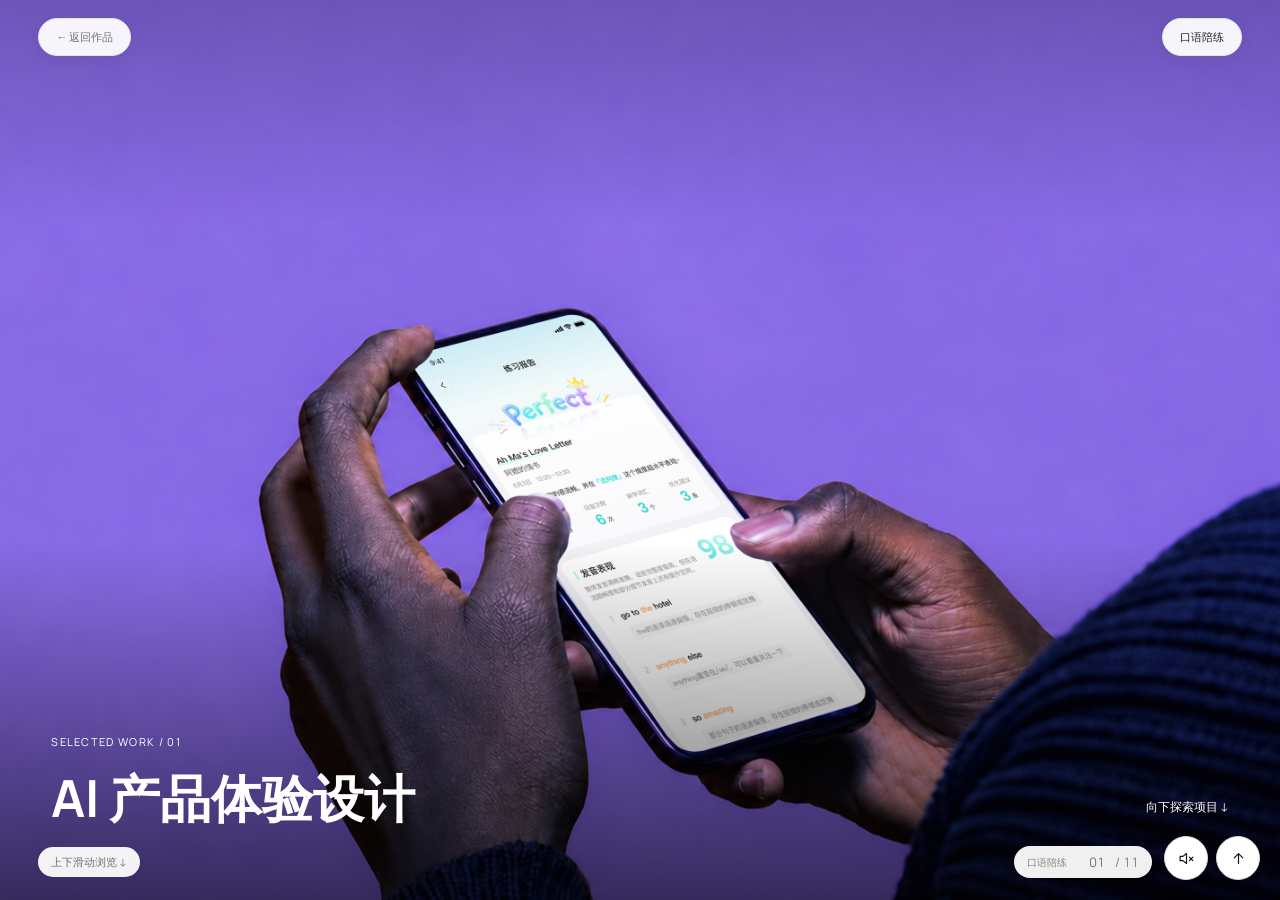
<file: work/ai-product-experience/index.html>
<!DOCTYPE html><html lang="zh-CN"><head><meta charSet="utf-8"/><meta name="viewport" content="width=device-width, initial-scale=1"/><link rel="preload" as="image" href="/images/ai-product-entry.png" fetchPriority="high"/><link rel="stylesheet" href="/_next/static/chunks/13oyzjyb423vo.css" data-precedence="next"/><link rel="stylesheet" href="/_next/static/chunks/3gu4ztoref1g_.css" data-precedence="next"/><link rel="stylesheet" href="/_next/static/chunks/0eny5p-c7rt2f.css" data-precedence="next"/><link rel="preload" as="script" fetchPriority="low" href="/_next/static/chunks/3jyhzpxx94deq.js"/><script src="/_next/static/chunks/2z4kbiih3hb9i.js" async=""></script><script src="/_next/static/chunks/12dm1de4eubwn.js" async=""></script><script src="/_next/static/chunks/3frr8k02-r-pg.js" async=""></script><script src="/_next/static/chunks/turbopack-3-ry682tkyiqk.js" async=""></script><script src="/_next/static/chunks/2buz72nby3mes.js" async=""></script><script src="/_next/static/chunks/0tg098pwsh7zr.js" async=""></script><script src="/_next/static/chunks/0mr2iznagk2hc.js" async=""></script><script src="/_next/static/chunks/2dzw9j6m43ang.js" async=""></script><title>AI 产品体验设计 — 张雪莹</title><meta name="description" content="雪莹的个人设计作品集。探索 AI 产品体验、AI 设计工作流、智能终端、商业产品与营销视觉。"/><meta name="robots" content="noindex, nofollow"/><link rel="icon" href="/icon.svg?icon.0491i68b3b_yx.svg" sizes="any" type="image/svg+xml"/><script src="/_next/static/chunks/0cz1d0mv5g_q7.js" noModule=""></script></head><body><div hidden=""><!--$--><!--/$--></div><a class="skip-link" href="#main">跳到主要内容</a><div class="work-media-reveal"><div class="workflow-case speaking-case album-case product-case case-editorial"><header class="wf-topbar product-topbar"><a href="/#work-ai-product-experience">← 返回作品</a><nav aria-label="AI产品项目"><a href="#speaking-cover" aria-current="location">口语陪练</a></nav></header><main id="main" class="wf-scroll aa-scroll product-scroll" tabindex="0" aria-label="AI产品体验设计项目合集"><section class="collection-cover" aria-label="AI 产品体验设计"><img src="/images/ai-product-entry.png" alt="AI 产品体验设计封面：紫色背景下使用 AI 口语陪练的手机场景" width="3094" height="2006" loading="eager" fetchPriority="high"/><div class="collection-cover-caption"><span>SELECTED WORK / <!-- -->01</span><h2>AI 产品体验设计</h2></div><button class="collection-cover-scroll" type="button">向下探索项目 ↓</button></section><section id="speaking-cover" class="wf-page sp-page ss-page ss-page-1" aria-labelledby="speaking-cover-title"><span id="speaking-overview" class="ss-anchor"></span><div class="wf-content sp-content ss-content"><header class="wf-heading"><p class="wf-eyebrow"><span>AI Product / Smart Wearable / UI Experience / 2026</span><span>01<!-- --> / 11</span></p><h2 id="speaking-cover-title">让练口语有「陪伴感」与「成就感」</h2></header><figure class="ss-media ss-hero"><span>DESIGN PREVIEW</span><div><i aria-hidden="true">＋</i><figcaption>项目 Hero 主视觉：眼镜练习界面 × App 阵地页 × Perfect 报告</figcaption><small>高清设计素材待补充</small></div></figure><div class="ss-overview"><div class="ss-blocks"><article><span class="ss-order">01</span><h3>项目简介</h3><div class="ss-copy"><p>作为千问 AI 眼镜与 AI 耳机的重要功能场景，口语陪练将 AI 对话能力融入随身设备，让用户能够随时开启口语交流，并通过练习反馈与学习报告回顾每一次表达。</p><p>本项目围绕练习入口、对话体验衔接与鼓励式报告，探索如何通过视觉设计建立更自然、更积极的语言练习体验。</p></div></article><article><span class="ss-order">02</span><h3>项目目标</h3><div class="ss-copy"><p>将 AI 口语能力从一次性的功能体验，转化为具有持续使用价值的学习场景。</p></div></article><article><span class="ss-order">03</span><h3>我的职责</h3><div class="ss-copy"><p>- App 练习入口与阵地页视觉设计
- 练习报告的信息表达与视觉设计
- 报告等级、动态内容及异常状态遍历
- 跨端视觉衔接与交互细节完善
- AI 辅助交互演示</p></div></article></div></div></div></section><section id="speaking-context" class="wf-page sp-page ss-page ss-page-2" aria-labelledby="speaking-context-title"><div class="wf-content sp-content ss-content"><header class="wf-heading"><p class="wf-eyebrow"><span>USER INSIGHT / OPPORTUNITY</span><span>02<!-- --> / 11</span></p><h2 id="speaking-context-title">为什么在 AI 穿戴设备上做口语陪练？</h2><div class="wf-intro"><div class="ss-copy"><p>口语练习是一种需要反复开口、持续投入的学习行为，而 AI 穿戴设备具备随身佩戴、语音交互与即时响应的特点，为语言练习提供了更自然的使用场景。</p></div></div></header><div class="wf-columns wf-columns-3 sp-insights"><article class="wf-column"><h3>01 明确的用户需求</h3><div class="sp-facts"><div><strong>95%</strong><p>AI耳机目标用户有口语练习经历或意愿</p></div><div><strong>68%</strong><p>已购买AI耳机用户正在练习口语</p></div></div></article><article class="wf-column"><h3>02 高频且持续的行为</h3><div class="sp-facts"><div><strong>15–60 min</strong><p>7成以上用户的集中练习时长</p></div></div><p>口语练习具有持续投入的行为特点，与耳机随身佩戴的使用方式具有场景契合度。</p></article><article class="wf-column"><h3>03 清晰的核心人群</h3><div class="sp-facts"><div><strong>80% 女性</strong><p>74% 集中在 25–35 岁</p></div></div><p>主要需求包括个人兴趣、自我提升与职场使用。</p></article></div><p class="ss-caption">数据沿用项目原有用户调研材料；不代表本次设计产生的业务结果。</p><div class="ss-copy"><p><strong>口语陪练不是单纯展示 AI 能力，而是回应目标用户已经存在的真实练习需求。</strong></p></div></div></section><section id="speaking-needs" class="wf-page sp-page ss-page ss-page-3" aria-labelledby="speaking-needs-title"><div class="wf-content sp-content ss-content"><header class="wf-heading"><p class="wf-eyebrow"><span>EXPERIENCE STRATEGY</span><span>03<!-- --> / 11</span></p><h2 id="speaking-needs-title">从「能练口语」到「愿意继续练」</h2><div class="wf-intro"><div class="ss-copy"><p>对于口语学习者而言，练习的价值不仅是完成一次对话，更在于进入真实交流状态、理解自己的表现，并逐渐建立继续开口的信心。</p><p>围绕这一体验目标，我将视觉设计重点归纳为三个方向。</p></div></div></header><div class="ss-strategies"><article><span aria-hidden="true">◉</span><h3>01｜沉浸感</h3><div class="ss-copy"><p><strong>让我自然进入练习</strong></p><p>减少非必要的界面干扰，让注意力集中在对话内容与语言表达上。</p><p>设计关键词：</p><p>真实场景 / 聚焦对话 / 减少干扰</p></div></article><article><span aria-hidden="true">✦</span><h3>02｜惊喜感</h3><div class="ss-copy"><p><strong>让我感受到练习的收获</strong></p><p>让练习结果不再只是冷冰冰的数据，通过正向反馈和视觉表达强化完成练习后的积极感受。</p><p>设计关键词：</p><p>结果反馈 / 情绪回应 / 视觉激励</p></div></article><article><span aria-hidden="true">↻</span><h3>03｜继续感</h3><div class="ss-copy"><p><strong>让我知道下一步如何进步</strong></p><p>通过明确的问题反馈与改进建议，帮助用户理解练习表现，为后续练习提供参考。</p><p>设计关键词：</p><p>问题定位 / 正向激励 / 再次练习</p></div></article></div><div class="ss-takeaway"><div class="ss-copy"><p><strong>视觉设计从「呈现 AI 能力」，转向「建立支持持续练习的正反馈」。</strong></p></div></div></div></section><section id="speaking-journey" class="wf-page sp-page ss-page ss-page-4" aria-labelledby="speaking-journey-title"><div class="wf-content sp-content ss-content"><header class="wf-heading"><p class="wf-eyebrow"><span>EXPERIENCE FRAMEWORK</span><span>04<!-- --> / 11</span></p><h2 id="speaking-journey-title">把「练习—反馈—继续」串成完整体验</h2><div class="wf-intro"><div class="ss-copy"><p>基于既定的产品功能与交互框架，从视觉体验层梳理练习前、练习中、练习后的信息重点，让不同阶段形成连续而清晰的体验节奏。</p></div></div></header><div class="ss-journey"><div class="ss-blocks"><article><span class="ss-order">01</span><h3>BEFORE｜建立期待</h3><div class="ss-copy"><p><strong>让用户快速进入练习状态</strong></p><p>关键体验：</p><p>设备入口 → 练习阵地 → 水平选择 → 开始对话</p><p>视觉设计重点：</p><p>突出主要操作、降低选择成本、明确当前练习目标。</p></div></article><article><span class="ss-order">02</span><h3>DURING｜保持沉浸</h3><div class="ss-copy"><p><strong>让注意力持续停留在对话本身</strong></p><p>关键体验：</p><p>AI 发起对话 → 用户表达 → AI 回复 → 即时反馈</p><p>视觉设计重点：</p><p>清晰区分对话角色，弱化非必要信息，保持操作反馈可感知。</p></div></article><article><span class="ss-order">03</span><h3>AFTER｜建立正向反馈</h3><div class="ss-copy"><p><strong>让用户理解本次收获，并找到改进方向</strong></p><p>关键体验：</p><p>完成练习 → 查看报告 → 理解表现 → 获取建议</p><p>视觉设计重点：</p><p>先建立完成感，再呈现表现与具体问题。</p></div></article></div></div><figure class="ss-media "><span>DESIGN PREVIEW</span><div><i aria-hidden="true">＋</i><figcaption>跨设备完整体验流程</figcaption><small>高清设计素材待补充</small></div></figure><p class="ss-caption">基于既定产品功能与团队交互框架，从视觉体验层梳理；不将完整交互架构归于个人独立设计。</p></div></section><section id="speaking-practice" class="wf-page sp-page ss-page ss-page-5" aria-labelledby="speaking-practice-title"><div class="wf-content sp-content ss-content"><header class="wf-heading"><p class="wf-eyebrow"><span>SOLUTION 01 / PRACTICE EXPERIENCE</span><span>05<!-- --> / 11</span></p><h2 id="speaking-practice-title">让开始练习更轻松，让对话成为视觉中心</h2><div class="wf-intro"><div class="ss-copy"><p>围绕进入练习和沉浸式交流两个关键节点，明确操作入口、练习状态与内容层级，让用户能够自然开始并专注于对话。</p></div></div></header><div class="ss-practice-layout"><figure class="ss-media ss-phone"><span>DESIGN PREVIEW</span><div><i aria-hidden="true">＋</i><figcaption>App 阵地页高清图</figcaption><small>高清设计素材待补充</small></div></figure><div><figure class="ss-media "><span>DESIGN PREVIEW</span><div><i aria-hidden="true">＋</i><figcaption>五档水平选择</figcaption><small>高清设计素材待补充</small></div></figure><figure class="ss-media "><span>DESIGN PREVIEW</span><div><i aria-hidden="true">＋</i><figcaption>练习入口、状态区分与局部细节</figcaption><small>高清设计素材待补充</small></div></figure></div></div><div class="ss-decisions"><div class="ss-blocks"><article><span class="ss-order">01</span><h3>设计决策 01｜突出主要练习入口</h3><div class="ss-copy"><p>将「开始聊天练习」作为阵地页的主要操作，配合 AI 引导文案，建立清晰的操作预期。</p></div></article><article><span class="ss-order">02</span><h3>设计决策 02｜让练习水平可选择</h3><div class="ss-copy"><p>通过五档口语水平选项，让用户根据自身能力选择练习模式。</p><p>通过等级名称、简短说明与选中状态区分不同水平。</p></div></article><article><span class="ss-order">03</span><h3>设计决策 03｜让练习状态清晰可见</h3><div class="ss-copy"><p>在阵地页区分历史报告、当前练习与报告生成状态，减少不同任务之间的信息混淆。</p></div></article><article><span class="ss-order">04</span><h3>设计决策 04｜降低对话界面的视觉干扰</h3><div class="ss-copy"><p>通过清晰的消息气泡、AI 回复状态与底部结束操作，保持对话过程的简洁与可感知。</p></div></article></div></div><div class="ss-cross-device"><figure class="ss-media "><span>DESIGN PREVIEW</span><div><i aria-hidden="true">＋</i><figcaption>沉浸式对话流</figcaption><small>高清设计素材待补充</small></div></figure><figure class="ss-media "><span>DESIGN PREVIEW</span><div><i aria-hidden="true">＋</i><figcaption>眼镜端练习界面</figcaption><small>高清设计素材待补充</small></div></figure></div><p class="ss-caption">对话流由团队协作完成，作为跨端场景衔接展示；个人职责聚焦入口、阵地页、报告及视觉衔接。</p></div></section><section id="speaking-report" class="wf-page sp-page ss-page ss-page-6" aria-labelledby="speaking-report-title"><div class="wf-content sp-content ss-content"><header class="wf-heading"><p class="wf-eyebrow"><span>SOLUTION 02 / FEEDBACK STRUCTURE</span><span>06<!-- --> / 11</span></p><h2 id="speaking-report-title">练习报告：让用户先感受到结果，再理解问题</h2><div class="wf-intro"><div class="ss-copy"><p>一次练习会同时产生整体表现、发音反馈、新学词汇和表达优化等多维信息。如果将这些内容平铺展示，用户需要自行判断重点。</p><p>因此，我将报告组织为三个递进的信息层级。</p></div></div></header><div class="ss-report-layout"><figure class="ss-media ss-report"><span>DESIGN PREVIEW</span><div><i aria-hidden="true">＋</i><figcaption>完整练习报告 · 三级信息层级标注</figcaption><small>高清设计素材待补充</small></div></figure><div class="ss-report-levels"><div class="ss-blocks"><article><span class="ss-order">01</span><h3>LEVEL 01｜结果</h3><div class="ss-copy"><p><strong>我这次表现怎么样？</strong></p><p>核心内容：</p><p>等级反馈 / 综合评价 / 核心结论</p><p>设计目标：</p><p>让用户快速建立对本次练习的整体感知。</p></div></article><article><span class="ss-order">02</span><h3>LEVEL 02｜问题</h3><div class="ss-copy"><p><strong>我在哪里需要改善？</strong></p><p>核心内容：</p><p>发音表现 / 具体表达问题 / 词汇收获</p><p>设计目标：</p><p>帮助用户理解本次练习的具体表现。</p></div></article><article><span class="ss-order">03</span><h3>LEVEL 03｜建议</h3><div class="ss-copy"><p><strong>下一次应该怎样练？</strong></p><p>核心内容：</p><p>表达优化 / 解释说明 / 可参考的改进方向</p><p>设计目标：</p><p>让练习反馈具有实际学习价值。</p></div></article></div></div></div><div class="ss-takeaway"><div class="ss-copy"><p><strong>情绪结果 → 练习概览 → 专项反馈</strong></p><p>用户先获得整体感受，再逐步查看具体学习内容。</p></div></div></div></section><section id="speaking-emotion" class="wf-page sp-page ss-page ss-page-7" aria-labelledby="speaking-emotion-title"><div class="wf-content sp-content ss-content"><header class="wf-heading"><p class="wf-eyebrow"><span>SOLUTION 03 / EMOTIONAL FEEDBACK</span><span>07<!-- --> / 11</span></p><h2 id="speaking-emotion-title">用鼓励式视觉，让完成练习成为积极的体验</h2><div class="wf-intro"><div class="ss-copy"><p>练习结束是整个体验中情绪最集中的节点。相比只呈现数字结果，我尝试通过更具情绪感的等级视觉，让完成一次练习本身获得明确的回应。</p></div></div></header><div class="ss-grade-grid"><div><small>0<!-- -->1</small><figure class="ss-media "><span>DESIGN PREVIEW</span><div><i aria-hidden="true">＋</i><figcaption>Again · 立体文字等级高清稿</figcaption><small>高清设计素材待补充</small></div></figure></div><div><small>0<!-- -->2</small><figure class="ss-media "><span>DESIGN PREVIEW</span><div><i aria-hidden="true">＋</i><figcaption>Review · 立体文字等级高清稿</figcaption><small>高清设计素材待补充</small></div></figure></div><div><small>0<!-- -->3</small><figure class="ss-media "><span>DESIGN PREVIEW</span><div><i aria-hidden="true">＋</i><figcaption>Good · 立体文字等级高清稿</figcaption><small>高清设计素材待补充</small></div></figure></div><div><small>0<!-- -->4</small><figure class="ss-media "><span>DESIGN PREVIEW</span><div><i aria-hidden="true">＋</i><figcaption>Nice · 立体文字等级高清稿</figcaption><small>高清设计素材待补充</small></div></figure></div><div><small>0<!-- -->5</small><figure class="ss-media "><span>DESIGN PREVIEW</span><div><i aria-hidden="true">＋</i><figcaption>Great · 立体文字等级高清稿</figcaption><small>高清设计素材待补充</small></div></figure></div><div><small>0<!-- -->6</small><figure class="ss-media "><span>DESIGN PREVIEW</span><div><i aria-hidden="true">＋</i><figcaption>Perfect · 立体文字等级高清稿</figcaption><small>高清设计素材待补充</small></div></figure></div></div><div class="ss-emotion-layout"><figure class="ss-media ss-phone"><span>DESIGN PREVIEW</span><div><i aria-hidden="true">＋</i><figcaption>Perfect 最终报告首页</figcaption><small>高清设计素材待补充</small></div></figure><div><figure class="ss-media "><span>DESIGN PREVIEW</span><div><i aria-hidden="true">＋</i><figcaption>早期视觉探索：插画 / 玻璃质感 / 文字激励对比</figcaption><small>高清设计素材待补充</small></div></figure><div class="ss-blocks"><article><span class="ss-order">01</span><h3>设计探索</h3><div class="ss-copy"><p>早期尝试过插画、玻璃质感图形及文字激励等不同方向。</p><p>经过视觉探索，最终选择以<strong>立体文字等级</strong>作为报告的第一视觉中心。</p></div></article><article><span class="ss-order">02</span><h3>为什么选择文字等级？</h3><div class="ss-copy"><p><strong>更直接</strong></p><p>用户可以快速理解当前练习的反馈等级。</p><p><strong>更轻量</strong></p><p>避免大面积插画或复杂图形占据报告的信息空间。</p><p><strong>更统一</strong></p><p>通过同一套立体文字、色彩和装饰语言，适配不同反馈等级。</p></div></article></div></div></div></div></section><section id="speaking-feedback" class="wf-page sp-page ss-page ss-page-8" aria-labelledby="speaking-feedback-title"><div class="wf-content sp-content ss-content"><header class="wf-heading"><p class="wf-eyebrow"><span>SOLUTION 04 / LEARNING FEEDBACK</span><span>08<!-- --> / 11</span></p><h2 id="speaking-feedback-title">从整体表现到具体建议，让反馈真正有用</h2><div class="wf-intro"><div class="ss-copy"><p>鼓励式反馈负责建立积极的完成感，而具体的学习内容需要帮助用户理解自己做得如何、哪里可以改善，以及本次练习获得了什么。</p></div></div></header><div class="ss-feedback-layout"><figure class="ss-media ss-report"><span>DESIGN PREVIEW</span><div><i aria-hidden="true">＋</i><figcaption>报告完整长图</figcaption><small>高清设计素材待补充</small></div></figure><div class="ss-feedback-details"><div><figure class="ss-media "><span>DESIGN PREVIEW</span><div><i aria-hidden="true">＋</i><figcaption>发音表现模块</figcaption><small>高清设计素材待补充</small></div></figure><article><h3>02｜发音表现</h3><div class="ss-copy"><p>将发音分数与具体问题结合，避免单一分数缺少解释。</p><p>重点表达用户的整体表现与需要关注的发音问题。</p></div></article></div><div><figure class="ss-media "><span>DESIGN PREVIEW</span><div><i aria-hidden="true">＋</i><figcaption>词汇卡片</figcaption><small>高清设计素材待补充</small></div></figure><article><h3>03｜新学词汇</h3><div class="ss-copy"><p>通过不同色彩的词汇卡片呈现学习收获，使词汇内容易于识别与浏览。</p></div></article></div><div><figure class="ss-media "><span>DESIGN PREVIEW</span><div><i aria-hidden="true">＋</i><figcaption>表达优化模块</figcaption><small>高清设计素材待补充</small></div></figure><article><h3>04｜表达优化</h3><div class="ss-copy"><p>通过原始表达、优化表达与简短解释，帮助用户理解可以如何改进。</p></div></article></div></div></div><div class="ss-takeaway"><h3>01｜练习概览</h3><div class="ss-copy"><p>通过练习主题、时间、时长、回复次数、新学词汇和优化建议数量，让用户快速回顾本次练习。</p></div><div class="ss-copy"><p><strong>鼓励负责建立完成感，具体反馈负责提供学习价值。</strong></p></div></div></div></section><section id="speaking-stability" class="wf-page sp-page ss-page ss-page-9" aria-labelledby="speaking-stability-title"><div class="wf-content sp-content ss-content"><header class="wf-heading"><p class="wf-eyebrow"><span>SOLUTION 05 / ADAPTIVE CONTENT</span><span>09<!-- --> / 11</span></p><h2 id="speaking-stability-title">当 AI 反馈不断变化，页面如何保持稳定？</h2><div class="wf-intro"><div class="ss-copy"><p>AI 生成的练习结果并不具有固定长度。发音问题数量、词汇数量、建议数量和文字长度都会改变页面内容，因此设计需要建立能够适配不同反馈结果的弹性结构。</p></div></div></header><div class="ss-media-grid"><figure class="ss-media "><span>DESIGN PREVIEW</span><div><i aria-hidden="true">＋</i><figcaption>六档等级与报告状态</figcaption><small>高清设计素材待补充</small></div></figure><figure class="ss-media "><span>DESIGN PREVIEW</span><div><i aria-hidden="true">＋</i><figcaption>不同数量的发音建议</figcaption><small>高清设计素材待补充</small></div></figure><figure class="ss-media "><span>DESIGN PREVIEW</span><div><i aria-hidden="true">＋</i><figcaption>词汇卡片不同数量适配</figcaption><small>高清设计素材待补充</small></div></figure></div><div class="ss-adaptive"><div class="ss-blocks"><article><span class="ss-order">01</span><h3>01｜等级反馈变化</h3><div class="ss-copy"><p>六档结果对应不同等级词、视觉表现与鼓励文案。</p><p>让用户直观感知不同练习表现。</p></div></article><article><span class="ss-order">02</span><h3>02｜发音问题数量变化</h3><div class="ss-copy"><p>当问题数量较少时，优先完整展示。</p><p>当问题数量增加时，通过收起与展开机制控制首屏长度。</p><p><strong>设计规则：</strong></p><p>三个以内高度自适应，超过三个提供展开入口。</p></div></article><article><span class="ss-order">03</span><h3>03｜词汇数量变化</h3><div class="ss-copy"><p>根据词汇数量和文本长度调整卡片布局，保持不同内容下的阅读清晰度。</p></div></article><article><span class="ss-order">04</span><h3>04｜信息结构保持一致</h3><div class="ss-copy"><p>无论 AI 返回内容多少，报告都保持整体表现、练习概览与专项反馈的阅读顺序。</p></div></article></div></div></div></section><section id="speaking-states" class="wf-page sp-page ss-page ss-page-10" aria-labelledby="speaking-states-title"><div class="wf-content sp-content ss-content"><header class="wf-heading"><p class="wf-eyebrow"><span>SOLUTION 06 / EXPERIENCE STATES</span><span>10<!-- --> / 11</span></p><h2 id="speaking-states-title">从首次使用到异常反馈，完善关键体验状态</h2><div class="wf-intro"><div class="ss-copy"><p>完整的体验不仅包括正常练习，还需要让用户在等待、异常和中断时清楚知道当前发生了什么，以及下一步可以做什么。</p></div></div></header><div class="ss-state-matrix"><article><figure class="ss-media "><span>DESIGN PREVIEW</span><div><i aria-hidden="true">＋</i><figcaption>首次使用 · 真实状态稿</figcaption><small>高清设计素材待补充</small></div></figure><h3>状态 01｜首次使用</h3><div class="ss-copy"><p>当没有历史练习报告时，使用轻量插画与引导文案建立期待。</p></div></article><article><figure class="ss-media "><span>DESIGN PREVIEW</span><div><i aria-hidden="true">＋</i><figcaption>报告生成中 · 真实状态稿</figcaption><small>高清设计素材待补充</small></div></figure><h3>状态 02｜报告生成中</h3><div class="ss-copy"><p>使用明确的加载反馈提示当前报告正在生成。</p></div></article><article><figure class="ss-media "><span>DESIGN PREVIEW</span><div><i aria-hidden="true">＋</i><figcaption>报告生成失败 · 真实状态稿</figcaption><small>高清设计素材待补充</small></div></figure><h3>状态 03｜报告生成失败</h3><div class="ss-copy"><p>说明异常状态，并提供重新尝试的入口。</p></div></article><article><figure class="ss-media "><span>DESIGN PREVIEW</span><div><i aria-hidden="true">＋</i><figcaption>练习进行中 · 真实状态稿</figcaption><small>高清设计素材待补充</small></div></figure><h3>状态 04｜练习进行中</h3><div class="ss-copy"><p>通过阵地页状态卡片区分正在进行的练习与历史记录。</p></div></article><article><figure class="ss-media "><span>DESIGN PREVIEW</span><div><i aria-hidden="true">＋</i><figcaption>结束练习 · 真实状态稿</figcaption><small>高清设计素材待补充</small></div></figure><h3>状态 05｜结束练习</h3><div class="ss-copy"><p>通过二次确认避免误触，并说明结束操作的影响。</p></div></article><article><figure class="ss-media "><span>DESIGN PREVIEW</span><div><i aria-hidden="true">＋</i><figcaption>不同内容结果 · 真实状态稿</figcaption><small>高清设计素材待补充</small></div></figure><h3>状态 06｜不同内容结果</h3><div class="ss-copy"><p>针对报告内容数量、等级和文本长度的变化进行适配，保证页面结构稳定。</p></div><small class="ss-caption">动态内容适配细节见上一屏</small></article></div></div></section><section id="speaking-next" class="wf-page sp-page ss-page ss-page-11" aria-labelledby="speaking-next-title"><div class="wf-content sp-content ss-content"><header class="wf-heading"><p class="wf-eyebrow"><span>OUTCOME &amp; REFLECTION</span><span>11<!-- --> / 11</span></p><h2 id="speaking-next-title">从一次对话，到下一次开口</h2><div class="wf-intro"><div class="ss-copy"><p>从练习入口到结果反馈，我围绕「陪伴感」与「成就感」完善了口语陪练的视觉体验，让练习过程更清晰，让练习结果更容易被理解和接受。</p></div></div></header><figure class="ss-media ss-hero"><span>DESIGN PREVIEW</span><div><i aria-hidden="true">＋</i><figcaption>口语陪练最终视觉组合</figcaption><small>高清设计素材待补充</small></div></figure><div class="ss-closing"><div class="ss-blocks"><article><span class="ss-order">01</span><h3>项目设计产出</h3><div class="ss-copy"><p><strong>01｜建立练习入口与阵地页的视觉体验</strong></p><p>通过清晰的操作入口、等级选择和练习状态，承接 AI 穿戴设备的口语练习场景。</p><p><strong>02｜形成鼓励式练习反馈方案</strong></p><p>通过六档等级视觉、结果概览和专项反馈，让报告同时承载积极情绪与具体学习价值。</p><p><strong>03｜完善多种反馈与异常状态</strong></p><p>覆盖不同等级、动态内容、报告生成、失败与练习中等状态。</p></div></article><article><span class="ss-order">02</span><h3>项目复盘</h3><div class="ss-copy"><p>当前报告已经能够展示练习表现与改进建议，但用户看完报告后，缺少直接进入下一次练习的明确路径。</p><p>这带来一个值得继续验证的问题：</p><p><strong>如何让一次练习的反馈，自然转化为下一次开口的动力？</strong></p></div></article><article><span class="ss-order">03</span><h3>后续验证方向</h3><div class="ss-copy"><p>- 报告查看完成率
- 报告到下一次练习的转化率
- 用户连续练习频次
- 七日留存率</p><p>这些指标属于后续验证方向，不作为已实现的业务结果。</p></div></article></div></div><figure class="ss-media "><span>DESIGN PREVIEW</span><div><i aria-hidden="true">＋</i><figcaption>报告到再次练习的机会点示意</figcaption><small>高清设计素材待补充</small></div></figure><p class="ss-caption">报告查看完成率、再次练习转化、连续练习频次与七日留存均为后续验证方向，不作为已实现的增长结果。</p></div></section><a class="sp-following-project" href="/work/ai-design-workflow/">下一个项目 · <!-- -->AI 设计工作流探索<!-- --> ↗</a></main><footer class="wf-bottom product-bottom"><span>上下滑动浏览 ↓</span><span aria-live="polite"><b>口语陪练</b>01<!-- --> <i>/ <!-- -->11</i></span></footer></div><!--$--><!--/$--></div><div class="portfolio-controls"><audio src="/audio/Micro-Rhythms.m4a" preload="auto" loop=""></audio><button class="portfolio-sound" type="button" aria-label="背景音效" aria-pressed="false" title="开启背景音效"><svg viewBox="0 0 24 24" width="17" height="17" fill="none" stroke="currentColor" stroke-width="1.65" stroke-linecap="round" stroke-linejoin="round" aria-hidden="true"><path d="M3 9h4l5-4v14l-5-4H3z"></path><path d="m16 10 5 5m0-5-5 5"></path></svg></button><button class="portfolio-back-top" type="button" aria-label="回到顶部" title="回到顶部"><svg width="17" height="17" viewBox="0 0 24 24" fill="none" stroke="currentColor" stroke-width="1.65" stroke-linecap="round" stroke-linejoin="round" aria-hidden="true"><path d="M12 19V5m-6 6 6-6 6 6"></path></svg></button></div><script id="_R_">(globalThis["TURBOPACK"] || (globalThis["TURBOPACK"] = [])).push({"otherChunks":["static/chunks/3jyhzpxx94deq.js","static/chunks/2z4kbiih3hb9i.js","static/chunks/12dm1de4eubwn.js","static/chunks/3frr8k02-r-pg.js"],"runtimeModuleIds":[47975]});</script><script src="/_next/static/chunks/3jyhzpxx94deq.js" async=""></script><script>(self.__next_f=self.__next_f||[]).push([0])</script><script>self.__next_f.push([1,"1:\"$Sreact.fragment\"\n2:\"/_next/static/chunks/2buz72nby3mes.js\"\n3:I[97363,[\"$2\"],\"default\"]\n4:I[46305,[\"$2\"],\"default\"]\n5:\"/_next/static/chunks/0tg098pwsh7zr.js\"\n6:\"/_next/static/chunks/0mr2iznagk2hc.js\"\n7:\"/_next/static/chunks/2dzw9j6m43ang.js\"\n8:I[51196,[\"$2\",\"$5\",\"$6\",\"$7\"],\"\"]\n9:I[22098,[\"$2\"],\"PortfolioSound\"]\na:\"PortfolioReturnTransition\"\nb:I[41110,[\"$2\"],\"$a\"]\nd:I[63317,[\"$2\",\"$5\"],\"WorkMediaReveal\"]\n12:I[43648,[\"$2\"],\"OutletBoundary\"]\n13:\"$Sreact.suspense\"\n15:\"ViewportBoundary\"\n16:I[43648,[\"$2\"],\"$15\"]\n18:\"MetadataBoundary\"\n19:I[43648,[\"$2\"],\"$18\"]\n1b:I[4412,[\"$2\"],\"default\",1]\n:HL[\"/_next/static/chunks/13oyzjyb423vo.css\",\"style\"]\n:HL[\"/_next/static/chunks/3gu4ztoref1g_.css\",\"style\"]\n:HL[\"/_next/static/chunks/0eny5p-c7rt2f.css\",\"style\"]\nf:X\n10:[[\"children\",{\"s\":\"__PAGE__\",\"h\":512,\"d\":{\"r\":[\"$\",\"$1\",\"c\",{\"children\":[\"$L11\",[[\"$\",\"link\",\"0\",{\"rel\":\"stylesheet\",\"href\":\"/_next/static/chunks/3gu4ztoref1g_.css\",\"precedence\":\"next\",\"crossOrigin\":\"$undefined\",\"nonce\":\"$undefined\"}],[\"$\",\"link\",\"1\",{\"rel\":\"stylesheet\",\"href\":\"/_next/static/chunks/0eny5p-c7rt2f.css\",\"precedence\":\"next\",\"crossOrigin\":\"$undefined\",\"nonce\":\"$undefined\"}],[\"$\",\"script\",\"script-0\",{\"src\":\"/_next/static/chunks/0mr2iznagk2hc.js\",\"async\":true,\"nonce\":\"$undefined\"}],[\"$\",\"script\",\"script-1\",{\"src\":\"/_next/static/chunks/2dzw9j6m43ang.js\",\"async\":true,\"nonce\":\"$undefined\"}]],[\"$\",\"$L12\",null,{\"children\":[\"$\",\"$13\",null,{\"name\":\"Next.MetadataOutlet\",\"children\":\"$@14\"}]}]]}],\"p\":false,\"v\":null}}]]\ne:[[\"children\",{\"s\":{\"n\":\"slug\",\"t\":\"d\",\"k\":\"ai-product-experience\",\"s\":[]},\"h\":66048,\"d\":{\"r\":[\"$\",\"$1\",\"c\",{\"children\":[null,[\"$\",\"$L3\",null,{\"parallelRouterKey\":\"children\",\"error\":\"$undefined\",\"errorStyles\":\"$undefined\",\"errorScripts\":\"$undefined\",\"template\":[\"$\",\"$L4\",null,{}],\"templateStyles\":\"$undefined\",\"templateScripts\":\"$undefined\",\"notFound\":\"$undefined\",\"forbidden\":\"$undefined\",\"unauthorized\":\"$undefined\"}]]}],\"p\":false,\"v\":\"$f\"},\"c\":\"$Q10\"}]]\nc:[[\"children\",{\"s\":\"work\",\"h\":131584,\"d\":{\"r\":[\"$\",\"$1\",\"c\",{\"children\":[[[\"$\",\"script\",\"script-0\",{\"src\":\"/_next/static/chunks/0tg098pwsh7zr.js\",\"async\":true,\"nonce\":\"$undefined\"}]],[\"$\",\"$Ld\",null,{\"children\":[\"$\",\"$L3\",null,{\"parallelRouterKey\":\"children\",\"error\":\"$undefined\",\"errorStyles\":\"$undefined\",\"errorScripts\":\"$undefined\",\"template\":[\"$\",\"$L4\",null,{}],\"templateStyles\":\"$undefined\",\"templateScripts\":\"$undefined\",\"notFound\":\"$undefined\",\"forbidden\":\"$undefined\",\"unauthorized\":\"$undefined\"}]}]]}],\"p\":false,\"v\":null},\"c\":\"$Qe\"}]]\n0:{\"P\":null,\"c\":[\"\",\"work\",\"ai-product-experience\",\"\"],\"q\":\"\",\"i\":false,\"t\":{\"t\":{\"s\":\"\",\"h\":131600,\"d\":{\"r\":[\"$\",\"$1\",\"c\",{\"children\":[[[\"$\",\"link\",\"0\",{\"rel\":\"stylesheet\",\"href\":\"/_next/static/chunks/13oyzjyb423vo.css\",\"precedence\":\"next\",\"crossOrigin\":\"$undefined\",\"nonce\":\"$undefined\"}],[\"$\",\"script\",\"script-0\",{\"src\":\"/_next/static/chunks/2buz72nby3mes.js\",\"async\":true,\"nonce\":\"$undefined\"}]],[\"$\",\"html\",null,{\"lang\":\"zh-CN\",\"children\":[\"$\",\"body\",null,{\"children\":[[\"$\",\"a\",null,{\"className\":\"skip-link\",\"href\":\"#main\",\"children\":\"跳到主要内容\"}],[\"$\",\"$L3\",null,{\"parallelRouterKey\":\"children\",\"error\":\"$undefined\",\"errorStyles\":\"$undefined\",\"errorScripts\":\"$undefined\",\"template\":[\"$\",\"$L4\",null,{}],\"templateStyles\":\"$undefined\",\"templateScripts\":\"$undefined\",\"notFound\":[[\"$\",\"main\",null,{\"className\":\"not-found\",\"children\":[[\"$\",\"span\",null,{\"children\":\"404 / NOT FOUND\"}],[\"$\",\"h1\",null,{\"children\":\"A little off track.\"}],[\"$\",\"p\",null,{\"children\":\"这个页面还不存在，回到作品集继续浏览。\"}],[\"$\",\"$L8\",null,{\"href\":\"/\",\"children\":\"返回首页 ↗\"}]]}],[]],\"forbidden\":\"$undefined\",\"unauthorized\":\"$undefined\"}],[\"$\",\"$L9\",null,{}],[\"$\",\"$Lb\",null,{}]]}]}]]}],\"p\":false,\"v\":null},\"c\":\"$Qc\"},\"h\":{\"r\":[\"$\",\"$1\",\"h\",{\"children\":[null,[\"$\",\"$L16\",null,{\"children\":\"$L17\"}],[\"$\",\"$L19\",null,{\"children\":[[\"$\",\"div\",null,{\"hidden\":true,\"children\":[\"$\",\"$13\",null,{\"name\":\"Next.Metadata\",\"children\":\"$L1a\"}]}],null]}],null]}],\"p\":false,\"v\":null}},\"m\":\"$undefined\",\"G\":[\"$1b\",[[\"$\",\"link\",\"0\",{\"rel\":\"stylesheet\",\"href\":\"/_next/static/chunks/13oyzjyb423vo.css\",\"precedence\":\"next\",\"crossOrigin\":\"$undefined\",\"nonce\":\"$undefined\"}]]],\"S\":true,\"r\":\"$undefined\",\"s\":\"$undefined\",\"a\":\"$undefined\",\"l\":\"$undefined\",\"p\":\"$undefined\",\"d\":\"$undefined\",\"b\":\"2q94esDCt-y8xamxPgsl7\"}\n1c:\"AiProductCaseReader\"\n1d:I[91773,[\"$2\",\"$5\",\"$6\",\"$7\"],\"$1c\"]\nf:C\n11:[\"$\",\"$L1d\",null,{\"next\":{\"slug\":\"ai-design-workflow\",\"titleZh\":\"AI 设计工作流探索\"}}]\n17:[[\"$\",\"meta\",\"0\",{\"charSet\":\"utf-8\"}],[\"$\",\"meta\",\"1\",{\"name\":\"viewport\",\"content\":\"width=device-width, initial-scale=1\"}]]\n1e:I[28035,[\"$2\"],\"IconMark\"]\n14:null\n1a:[[\"$\",\"title\",\"0\",{\"children\":\"AI 产品体验设计 — 张雪莹\"}],[\"$\",\"meta\",\"1\",{\"name\":\"description\",\"content\":\"雪莹的个人设计作品集。探索 AI 产品体验、AI 设计工作流、智能终端、商业产品与营销视觉。\"}],[\"$\",\"meta\",\"2\",{\"name\":\"robots\",\"content\":\"noindex, nofollow\"}],[\"$\",\"link\",\"3\",{\"rel\":\"icon\",\"href\":\"/icon.svg?icon.0491i68b3b_yx.svg\",\"sizes\":\"any\",\"type\":\"image/svg+xml\"}],[\"$\",\"$L1e\",\"4\",{}]]\n"])</script></body></html>
</file>
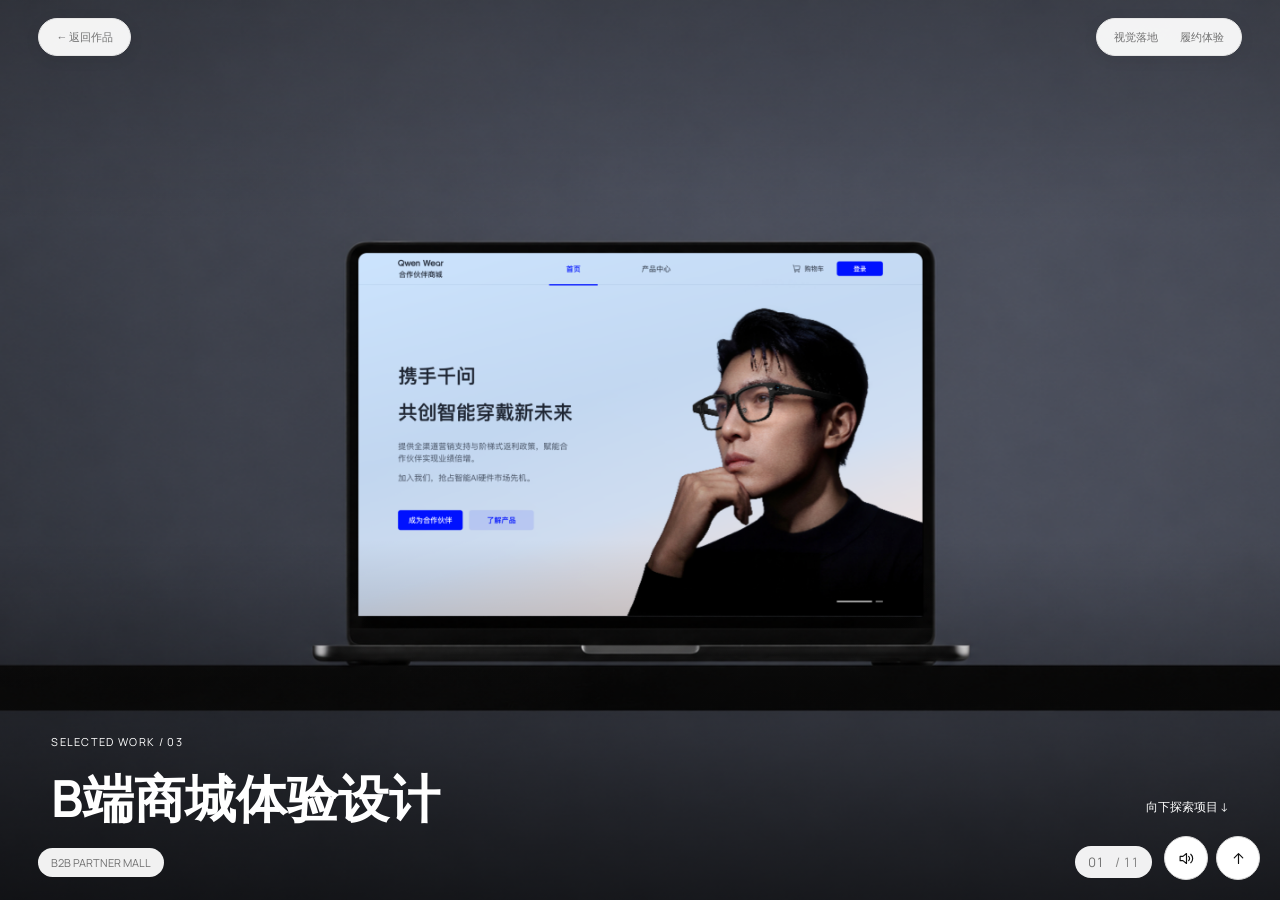
<file: work/b2b-marketplace/index.html>
<!DOCTYPE html><html lang="zh-CN"><head><meta charSet="utf-8"/><meta name="viewport" content="width=device-width, initial-scale=1"/><link rel="preload" as="image" href="/images/coming-soon-cover.png" fetchPriority="high"/><link rel="stylesheet" href="/_next/static/chunks/13oyzjyb423vo.css" data-precedence="next"/><link rel="stylesheet" href="/_next/static/chunks/3gu4ztoref1g_.css" data-precedence="next"/><link rel="stylesheet" href="/_next/static/chunks/0eny5p-c7rt2f.css" data-precedence="next"/><link rel="preload" as="script" fetchPriority="low" href="/_next/static/chunks/3jyhzpxx94deq.js"/><script src="/_next/static/chunks/2z4kbiih3hb9i.js" async=""></script><script src="/_next/static/chunks/12dm1de4eubwn.js" async=""></script><script src="/_next/static/chunks/3frr8k02-r-pg.js" async=""></script><script src="/_next/static/chunks/turbopack-3-ry682tkyiqk.js" async=""></script><script src="/_next/static/chunks/2buz72nby3mes.js" async=""></script><script src="/_next/static/chunks/0tg098pwsh7zr.js" async=""></script><script src="/_next/static/chunks/0mr2iznagk2hc.js" async=""></script><script src="/_next/static/chunks/2dzw9j6m43ang.js" async=""></script><title>B端商城体验设计 — 张雪莹</title><meta name="description" content="雪莹的个人设计作品集。探索 AI 产品体验、AI 设计工作流、智能终端、商业产品与营销视觉。"/><meta name="robots" content="noindex, nofollow"/><link rel="icon" href="/icon.svg?icon.0491i68b3b_yx.svg" sizes="any" type="image/svg+xml"/><script src="/_next/static/chunks/0cz1d0mv5g_q7.js" noModule=""></script></head><body><div hidden=""><!--$--><!--/$--></div><a class="skip-link" href="#main">跳到主要内容</a><div class="work-media-reveal"><div class="workflow-case case-editorial bm-case"><header class="wf-topbar"><a href="/#work-b2b-marketplace">← 返回作品</a><nav aria-label="商城项目阶段"><a href="#b2b-visual-goals">视觉落地</a><a href="#b2b-complexity">履约体验</a></nav></header><main id="main" class="wf-scroll bm-scroll" tabindex="0" aria-label="合作伙伴商城体验设计"><section class="collection-cover" aria-label="B端商城体验设计"><img src="/images/coming-soon-cover.png" alt="合作伙伴商城封面：笔记本展示千问合作伙伴采购平台" width="3568" height="2008" loading="eager" fetchPriority="high"/><div class="collection-cover-caption"><span>SELECTED WORK / <!-- -->03</span><h2>B端商城体验设计</h2></div><button class="collection-cover-scroll" type="button">向下探索项目 ↓</button></section><section id="b2b-cover" class="bm-screen bm-screen-1" aria-labelledby="b2b-cover-title"><div class="bm-inner"><header class="bm-heading"><p class="bm-kicker">B2B COMMERCE / PRODUCT DESIGN / UI &amp; UX<span>01<!-- --> / 11</span></p><h2 id="b2b-cover-title"><span aria-hidden="true">{ </span>从视觉落地，到复杂业务体验设计<span aria-hidden="true"> }</span></h2><p class="bm-lead">面向 AI 智能眼镜合作伙伴的采购平台，围绕商品选购、订单管理与物流履约，探索复杂业务场景下清晰、高效的产品体验。</p></header><div class="bm-hero"><figure class="bm-media bm-media-wide"><span>DESIGN PREVIEW</span><div><i aria-hidden="true">＋</i><figcaption>商城首页高清主视觉</figcaption><small>待补充真实设计素材</small></div></figure><div><figure class="bm-media"><span>DESIGN PREVIEW</span><div><i aria-hidden="true">＋</i><figcaption>产品详情高清图</figcaption><small>待补充真实设计素材</small></div></figure><figure class="bm-media"><span>DESIGN PREVIEW</span><div><i aria-hidden="true">＋</i><figcaption>购物车与订单详情高清图</figcaption><small>待补充真实设计素材</small></div></figure></div></div><dl class="bm-role"><div><dt>项目名称 / 类型</dt><dd>合作伙伴商城 / B2B Partner Mall<br/>B2B Commerce / Product Design / UI &amp; UX</dd></div><div><dt>第一阶段 · UI 视觉</dt><dd>商城核心页面 UI 视觉设计与状态完善。</dd></div><div><dt>第二阶段 · UX / UI</dt><dd>订单及物流新增需求的交互方案、视觉设计与原型交付。</dd></div></dl></div></section><section id="b2b-business" class="bm-screen bm-screen-2" aria-labelledby="b2b-business-title"><div class="bm-inner"><header class="bm-heading"><p class="bm-kicker">BUSINESS CONTEXT<span>02<!-- --> / 11</span></p><h2 id="b2b-business-title"><span aria-hidden="true">{ </span>当商品采购进入复杂的企业业务场景<span aria-hidden="true"> }</span></h2><p class="bm-lead">不同于面向个人消费者的购物体验，合作伙伴商城需要同时承载商品配置、批量采购、订单关联与物流履约等业务需求。</p></header><ol class="bm-steps"><li><span>01</span><p>商品浏览</p><b aria-hidden="true">→</b></li><li><span>02</span><p>规格选择</p><b aria-hidden="true">→</b></li><li><span>03</span><p>购物车</p><b aria-hidden="true">→</b></li><li><span>04</span><p>提交订单</p><b aria-hidden="true">→</b></li><li><span>05</span><p>订单管理</p><b aria-hidden="true">→</b></li><li><span>06</span><p>物流履约</p></li></ol><div class="bm-phases"><p><span>PHASE 01</span>核心采购页面的 UI 视觉与状态落地</p><p><span>PHASE 02</span>新增订单关联与复杂履约需求的体验优化</p></div><figure class="bm-media bm-media-wide"><span>DESIGN PREVIEW</span><div><i aria-hidden="true">＋</i><figcaption>核心业务页面缩略图</figcaption><small>待补充真实设计素材</small></div></figure><div class="bm-blocks"><article><h3>核心业务场景</h3><div class="bm-copy"><p><strong>01 商品选购</strong></p><p>浏览产品、选择型号与规格，完成采购配置。</p><p><strong>02 订单管理</strong></p><p>查看采购内容、订单信息及关联业务数据。</p><p><strong>03 物流履约</strong></p><p>在不同地址、包裹与商品型号之间建立清晰的发货信息关系。</p></div></article><article><h3>设计挑战</h3><div class="bm-copy"><p>如何在承载复杂业务信息的同时，保持操作路径清晰、状态明确和信息可读？</p></div></article></div></div></section><section id="b2b-visual-goals" class="bm-screen bm-screen-3" aria-labelledby="b2b-visual-goals-title"><div class="bm-inner"><header class="bm-heading"><p class="bm-kicker">PHASE 01 / VISUAL STRATEGY<span>03<!-- --> / 11</span></p><h2 id="b2b-visual-goals-title"><span aria-hidden="true">{ </span>从交互框架到可理解、可操作的商城界面<span aria-hidden="true"> }</span></h2><p class="bm-lead">基于已有交互框架与产品设计语言，重新组织页面中的视觉层级、信息密度和操作反馈，使业务信息更易理解。</p></header><div class="bm-compare"><div><span>BEFORE / 既有交互框架</span><figure class="bm-media bm-media-wide"><span>DESIGN PREVIEW</span><div><i aria-hidden="true">＋</i><figcaption>产品中心、详情、购物车原始交互稿</figcaption><small>待补充真实设计素材</small></div></figure></div><div><span>AFTER / 视觉落地</span><figure class="bm-media bm-media-wide"><span>DESIGN PREVIEW</span><div><i aria-hidden="true">＋</i><figcaption>对应页面最终视觉设计稿</figcaption><small>待补充真实设计素材</small></div></figure></div></div><div class="bm-blocks"><article><h3>三个视觉设计目标</h3><div class="bm-copy"><p><strong>01 建立清晰的信息层级</strong></p><p>区分核心商品信息、辅助说明和操作内容，降低页面阅读负担。</p><p><strong>02 强化操作状态</strong></p><p>通过选中、禁用、缺货及数量变化等状态，明确用户当前操作结果。</p><p><strong>03 保持体验一致</strong></p><p>在不同业务页面中统一组件表现、视觉节奏和信息组织方式。</p></div></article><article><h3>我的工作边界</h3><div class="bm-copy"><p>这一阶段以既有交互方案为基础，主要负责 UI 视觉设计、状态完善和视觉规范落地，不将原始交互架构归为个人独立设计成果。</p></div></article></div></div></section><section id="b2b-shopping" class="bm-screen bm-screen-4" aria-labelledby="b2b-shopping-title"><div class="bm-inner"><header class="bm-heading"><p class="bm-kicker">PHASE 01 / CORE EXPERIENCE<span>04<!-- --> / 11</span></p><h2 id="b2b-shopping-title"><span aria-hidden="true">{ </span>让商品选择与采购操作更加清晰<span aria-hidden="true"> }</span></h2><p class="bm-lead">围绕商品浏览、规格配置与购物车操作，将复杂信息转化为有层级、可反馈的界面体验。</p></header><div class="bm-shopping"><figure class="bm-media bm-media-wide"><span>DESIGN PREVIEW</span><div><i aria-hidden="true">＋</i><figcaption>产品中心最终稿</figcaption><small>待补充真实设计素材</small></div></figure><div><figure class="bm-media"><span>DESIGN PREVIEW</span><div><i aria-hidden="true">＋</i><figcaption>商品详情最终稿</figcaption><small>待补充真实设计素材</small></div></figure><figure class="bm-media"><span>DESIGN PREVIEW</span><div><i aria-hidden="true">＋</i><figcaption>购物车最终稿</figcaption><small>待补充真实设计素材</small></div></figure></div></div><figure class="bm-media"><span>DESIGN PREVIEW</span><div><i aria-hidden="true">＋</i><figcaption>规格选中 / 缺货 / 禁用 / 数量变化等关键局部</figcaption><small>待补充真实设计素材</small></div></figure><div class="bm-blocks"><article><h3>Product Center / 商品中心</h3><div class="bm-copy"><p>通过商品图片、信息分组和卡片布局，建立清晰的浏览层级。</p></div></article><article><h3>Product Detail / 商品详情</h3><div class="bm-copy"><p>通过规格缩略图、选中状态、数量操作与购买信息，强化配置过程中的操作反馈。</p></div></article><article><h3>Shopping Cart / 购物车</h3><div class="bm-copy"><p>明确商品分组、数量、价格及异常状态，帮助用户确认采购内容。</p></div></article><article><h3>设计重点</h3><div class="bm-copy"><p>不是单纯统一页面样式，而是让视觉表达服务于业务理解与操作判断。</p></div></article></div></div></section><section id="b2b-complexity" class="bm-screen bm-screen-5" aria-labelledby="b2b-complexity-title"><div class="bm-inner"><header class="bm-heading"><p class="bm-kicker">PHASE 02 / BUSINESS COMPLEXITY<span>05<!-- --> / 11</span></p><h2 id="b2b-complexity-title"><span aria-hidden="true">{ </span>当一张订单，不再对应一种简单的发货关系<span aria-hidden="true"> }</span></h2><p class="bm-lead">随着订单管理需求扩展，原有以商品信息为主的展示方式，开始难以完整表达实际物流履约关系。</p></header><div class="bm-compare"><figure class="bm-media bm-media-wide"><span>DESIGN PREVIEW</span><div><i aria-hidden="true">＋</i><figcaption>原订单详情 / 旧物流信息模块</figcaption><small>待补充真实设计素材</small></div></figure><div class="bm-complexity"><span>新增业务复杂度</span><p><small>0<!-- -->1</small>收货人、地址与物流节点</p><p><small>0<!-- -->2</small>外部订单关联</p><p><small>0<!-- -->3</small>多地址 × 多包裹</p><p><small>0<!-- -->4</small>不同型号混合发货</p></div></div><div class="bm-blocks"><article><h3>新增业务需求</h3><div class="bm-copy"><p><strong>01 物流信息完善</strong></p><p>从仅展示物流单号，扩展为收货人、地址、包裹状态和物流节点。</p><p><strong>02 外部订单关联</strong></p><p>支持查看和管理与商城订单关联的外部订单号。</p><p><strong>03 多地址与多包裹</strong></p><p>同一订单可能涉及多个收货地址，一个地址也可能对应多个包裹。</p><p><strong>04 混合型号发货</strong></p><p>同一包裹可能包含多个产品型号，实际发货组合取决于库存与履约情况。</p></div></article><article><h3>核心问题</h3><div class="bm-copy"><p>原有商品维度的信息组织方式，无法直接覆盖所有真实发货关系。</p></div></article></div></div></section><section id="b2b-model" class="bm-screen bm-screen-6" aria-labelledby="b2b-model-title"><div class="bm-inner"><header class="bm-heading"><p class="bm-kicker">DOMAIN MODEL / FULFILLMENT<span>06<!-- --> / 11</span></p><h2 id="b2b-model-title"><span aria-hidden="true">{ </span>先理解订单、包裹与地址的真实关系<span aria-hidden="true"> }</span></h2><p class="bm-lead">在开始设计界面之前，先明确业务对象之间的关系，避免让页面结构建立在错误的发货假设上。</p></header><figure class="bm-model"><figcaption>业务关系示意 · 使用需求中提供的示例，不代表真实订单</figcaption><div class="bm-order">订单 A<span>采购内容 ≠ 发货分组</span></div><div class="bm-packages"><article><h3>包裹 01</h3><div><span>收货去向</span><strong>地址 A</strong></div><div><span>包裹内商品</span><strong>型号 X + 型号 Y</strong></div></article><article><h3>包裹 02</h3><div><span>收货去向</span><strong>地址 A</strong></div><div><span>包裹内商品</span><strong>型号 X</strong></div></article><article><h3>包裹 03</h3><div><span>收货去向</span><strong>地址 B</strong></div><div><span>包裹内商品</span><strong>型号 Y + 型号 Z</strong></div></article></div><p>订单包含多个包裹 · 每包一个地址 · 同址可收多包 · 一包可含多型号 · 同型号可分批</p></figure><div class="bm-decision"><h3>用包裹表达履约，用型号表达采购</h3><p>以包裹为物流信息的主要组织单位，保留商品、地址与运输状态的关联。</p></div><figure class="bm-media"><span>DESIGN PREVIEW</span><div><i aria-hidden="true">＋</i><figcaption>旧结构与新结构对比图</figcaption><small>待补充真实设计素材</small></div></figure></div></section><section id="b2b-logistics" class="bm-screen bm-screen-7" aria-labelledby="b2b-logistics-title"><div class="bm-inner"><header class="bm-heading"><p class="bm-kicker">INFORMATION ARCHITECTURE<span>07<!-- --> / 11</span></p><h2 id="b2b-logistics-title"><span aria-hidden="true">{ </span>从商品维度，转向包裹维度组织物流信息<span aria-hidden="true"> }</span></h2><p class="bm-lead">将实际履约单位作为物流模块的核心，让用户能够理解每个包裹的内容、去向和运输状态。</p></header><div class="bm-compare bm-structures"><article><span>BEFORE</span><h3>按商品型号组织</h3><p>型号 → 物流信息</p><small>分批发货与混合装箱时，分组难以反映实际包裹。</small></article><article><span>AFTER</span><h3>按包裹组织</h3><p>包裹 → 地址 / 商品与数量 / 状态 / 运输节点</p><small>围绕真实履约单位组织信息，保留商品可追溯性。</small></article></div><div class="bm-media-pair"><figure class="bm-media"><span>DESIGN PREVIEW</span><div><i aria-hidden="true">＋</i><figcaption>优化前物流模块</figcaption><small>待补充真实设计素材</small></div></figure><figure class="bm-media"><span>DESIGN PREVIEW</span><div><i aria-hidden="true">＋</i><figcaption>优化后物流模块 / 包裹展开状态</figcaption><small>待补充真实设计素材</small></div></figure></div><div class="bm-blocks"><article><h3>原有组织方式</h3><div class="bm-copy"><p>按商品型号展示物流信息。</p><p><strong>存在的问题</strong></p><p>当同一型号分批发货，或不同型号混合装箱时，商品分组无法准确反映实际包裹结构。</p></div></article><article><h3>优化后的组织方式</h3><div class="bm-copy"><p>按包裹组织物流信息。</p><p>每个包裹下关联：</p><p>- 包裹标识与交付状态
- 收货人及收货地址
- 包裹内商品与数量
- 物流单号与运输节点</p></div></article><article><h3>设计决策</h3><div class="bm-copy"><p><strong>包裹作为主要信息单位</strong></p><p>优先呈现真实履约关系。</p><p><strong>地址与包裹建立明确关联</strong></p><p>减少用户在多个区域之间反复寻找信息。</p><p><strong>商品信息保留可追溯性</strong></p><p>让用户能够确认包裹中包含哪些型号及数量。</p></div></article></div></div></section><section id="b2b-external-orders" class="bm-screen bm-screen-8" aria-labelledby="b2b-external-orders-title"><div class="bm-inner"><header class="bm-heading"><p class="bm-kicker">EXTERNAL ORDER / INTERACTION<span>08<!-- --> / 11</span></p><h2 id="b2b-external-orders-title"><span aria-hidden="true">{ </span>让外部订单关联清晰可查，同时减少页面干扰<span aria-hidden="true"> }</span></h2><p class="bm-lead">外部订单号是订单关联的重要业务信息，但不需要在所有场景下占据大量视觉空间。</p></header><div class="bm-external"><figure class="bm-media"><span>DESIGN PREVIEW</span><div><i aria-hidden="true">＋</i><figcaption>订单列表悬停弹窗</figcaption><small>待补充真实设计素材</small></div></figure><figure class="bm-media"><span>DESIGN PREVIEW</span><div><i aria-hidden="true">＋</i><figcaption>订单详情外部订单号</figcaption><small>待补充真实设计素材</small></div></figure><figure class="bm-media"><span>DESIGN PREVIEW</span><div><i aria-hidden="true">＋</i><figcaption>编辑状态与限制状态</figcaption><small>待补充真实设计素材</small></div></figure></div><div class="bm-blocks"><article><h3>设计问题</h3><div class="bm-copy"><p>订单列表需要支持快速识别与查找，而订单详情需要呈现更完整的关联信息。</p><p>不同来源的外部订单号还可能具有不同的编辑规则。</p></div></article><article><h3>设计方案</h3><div class="bm-copy"><p><strong>01 列表轻量展示</strong></p><p>通过悬停弹窗查看外部订单号，减少列表常驻信息量。</p><p><strong>02 详情集中管理</strong></p><p>在订单详情中提供明确的信息查看与编辑位置。</p><p><strong>03 根据来源区分操作规则</strong></p><p>系统推送与手动录入的订单号，根据实际业务规则处理编辑权限，不增加不必要的操作。</p></div></article><article><h3>设计重点</h3><div class="bm-copy"><p>在信息可发现性、页面密度和操作权限之间建立平衡。</p></div></article></div><p class="bm-caption">系统推送与手动录入的编辑规则须按实际业务确认；移动端交互需采用可触达的信息入口。</p></div></section><section id="b2b-states" class="bm-screen bm-screen-9" aria-labelledby="b2b-states-title"><div class="bm-inner"><header class="bm-heading"><p class="bm-kicker">EDGE CASES / EXPERIENCE STATES<span>09<!-- --> / 11</span></p><h2 id="b2b-states-title"><span aria-hidden="true">{ </span>让设计覆盖真实业务，而不只覆盖理想流程<span aria-hidden="true"> }</span></h2><p class="bm-lead">企业采购中的物流信息具有不确定性，界面需要兼容正常、拆分、缺失与异常等不同情况。</p></header><div class="bm-state-matrix"><article><figure class="bm-media"><span>DESIGN PREVIEW</span><div><i aria-hidden="true">＋</i><figcaption>多包裹页面</figcaption><small>待补充真实设计素材</small></div></figure><h3>场景一：多包裹发货</h3><div class="bm-copy"><p>一个订单拆分为多个包裹，各自具有独立物流信息。</p></div></article><article><figure class="bm-media"><span>DESIGN PREVIEW</span><div><i aria-hidden="true">＋</i><figcaption>同地址多包裹页面</figcaption><small>待补充真实设计素材</small></div></figure><h3>场景二：同地址多包裹</h3><div class="bm-copy"><p>多个包裹发往同一地址，仍需分别展示包裹状态与商品内容。</p></div></article><article><figure class="bm-media"><span>DESIGN PREVIEW</span><div><i aria-hidden="true">＋</i><figcaption>混合型号页面</figcaption><small>待补充真实设计素材</small></div></figure><h3>场景三：混合型号发货</h3><div class="bm-copy"><p>一个包裹包含不同商品型号，不能简单按型号建立物流记录。</p></div></article><article><figure class="bm-media"><span>DESIGN PREVIEW</span><div><i aria-hidden="true">＋</i><figcaption>物流缺失状态</figcaption><small>待补充真实设计素材</small></div></figure><h3>场景四：物流信息缺失</h3><div class="bm-copy"><p>当物流单号、运输节点或其他必要数据尚未返回时，需要明确展示信息状态，避免误导用户。</p></div></article><article><figure class="bm-media"><span>DESIGN PREVIEW</span><div><i aria-hidden="true">＋</i><figcaption>物流异常状态</figcaption><small>待补充真实设计素材</small></div></figure><h3>场景五：物流数据异常</h3><div class="bm-copy"><p>当返回数据存在异常时，需要区分信息不可用与正常运输状态。</p></div></article></div><div class="bm-decision"><div class="bm-copy"><p>以真实业务规则作为状态设计依据，让不同发货组合都能被一致、清晰地表达。</p></div></div></div></section><section id="b2b-prototype" class="bm-screen bm-screen-10" aria-labelledby="b2b-prototype-title"><div class="bm-inner"><header class="bm-heading"><p class="bm-kicker">PROTOTYPE / DESIGN DELIVERY<span>10<!-- --> / 11</span></p><h2 id="b2b-prototype-title"><span aria-hidden="true">{ </span>用可交互原型验证复杂信息结构<span aria-hidden="true"> }</span></h2><p class="bm-lead">面对多对象、多状态的业务需求，通过可运行原型检查信息组织、操作反馈和不同场景下的页面表现。</p></header><figure class="bm-media bm-media-wide bm-video"><span>PROTOTYPE / MP4 · WEBM</span><div><i aria-hidden="true">▷</i><figcaption>真实 Qoder HTML 原型录屏 · 不使用模拟原型代替实机记录</figcaption><small>待补充真实设计素材</small></div></figure><ol class="bm-steps"><li><span>01</span><p>理解业务规则</p><b aria-hidden="true">→</b></li><li><span>02</span><p>建立交互结构</p><b aria-hidden="true">→</b></li><li><span>03</span><p>AI 辅助 HTML 原型</p><b aria-hidden="true">→</b></li><li><span>04</span><p>遍历业务状态</p><b aria-hidden="true">→</b></li><li><span>05</span><p>形成设计交付</p></li></ol><div class="bm-prototype"><div class="bm-blocks"><article><h3>工作过程</h3><div class="bm-copy"><p><strong>01 理解业务规则</strong></p><p>与产品确认地址、包裹、商品及发货之间的真实关系。</p><p><strong>02 建立交互结构</strong></p><p>梳理页面信息层级与关键操作路径。</p><p><strong>03 构建可交互原型</strong></p><p>借助 AI 辅助开发工具 Qoder，将交互方案转化为可运行的 HTML 原型。</p><p><strong>04 遍历业务状态</strong></p><p>检查多包裹、混合型号、订单关联及信息异常等情况。</p><p><strong>05 形成设计交付</strong></p><p>结合实际开发需求，整理交互与视觉方案。</p></div></article><article><h3>我的职责</h3><div class="bm-copy"><p>负责业务理解、方案判断、信息架构、视觉设计及原型检查。</p><p>AI 工具辅助实现可运行原型，不代替业务规则判断和设计决策。</p></div></article></div><div><figure class="bm-media"><span>DESIGN PREVIEW</span><div><i aria-hidden="true">＋</i><figcaption>关键交互状态</figcaption><small>待补充真实设计素材</small></div></figure><figure class="bm-media"><span>DESIGN PREVIEW</span><div><i aria-hidden="true">＋</i><figcaption>最终交付页面</figcaption><small>待补充真实设计素材</small></div></figure></div></div></div></section><section id="b2b-outcome" class="bm-screen bm-screen-11" aria-labelledby="b2b-outcome-title"><div class="bm-inner"><header class="bm-heading"><p class="bm-kicker">OUTCOME / REFLECTION<span>11<!-- --> / 11</span></p><h2 id="b2b-outcome-title"><span aria-hidden="true">{ </span>从视觉表达，走向复杂业务问题的独立解决<span aria-hidden="true"> }</span></h2><p class="bm-lead">从商城初期的视觉设计，到订单履约需求中的交互与信息架构优化，逐步建立对 B2B 产品业务逻辑与体验设计的理解。</p></header><figure class="bm-media bm-media-wide"><span>DESIGN PREVIEW</span><div><i aria-hidden="true">＋</i><figcaption>商城核心页面与最终订单履约模块组合</figcaption><small>待补充真实设计素材</small></div></figure><div class="bm-blocks"><article><h3>项目产出</h3><div class="bm-copy"><p><strong>01 商城核心视觉体验</strong></p><p>完成核心采购页面的视觉落地，建立清晰的信息层级与一致的操作状态。</p><p><strong>02 订单履约信息重组</strong></p><p>围绕真实发货规则，将物流信息从商品维度调整为更符合履约关系的包裹维度。</p><p><strong>03 复杂业务状态设计</strong></p><p>覆盖多地址、多包裹、混合型号及物流信息异常等场景。</p><p><strong>04 可交互方案表达</strong></p><p>通过 HTML 原型呈现复杂信息结构与关键交互，为后续评审和交付提供依据。</p></div></article><article><h3>个人成长</h3><div class="bm-copy"><p><strong>从执行既有交互方案，到独立承担新增业务需求的体验设计。</strong></p><p>这个项目让我更加关注界面背后的业务对象、数据关系和操作约束，也让我认识到复杂产品体验设计的重点不仅是页面呈现，更是对业务规则的理解和准确表达。</p></div></article><article><h3>项目状态</h3><div class="bm-copy"><p>上线与交付进度待确认；当前仅展示设计方案，不将其描述为已上线或已验证的业务成果。</p></div></article></div><div class="bm-decision">从执行既有交互方案，到独立承担新增业务需求的体验设计。</div><a class="bm-back" href="/#work-b2b-marketplace">返回作品目录 ↗</a></div></section></main><footer class="wf-bottom"><span>B2B PARTNER MALL</span><span>01<!-- --> <i>/ 11</i></span></footer></div><!--$--><!--/$--></div><div class="portfolio-controls"><audio src="/audio/Micro-Rhythms.m4a" preload="auto" loop=""></audio><button class="portfolio-sound" type="button" aria-label="背景音效" aria-pressed="false" title="开启背景音效"><svg viewBox="0 0 24 24" width="17" height="17" fill="none" stroke="currentColor" stroke-width="1.65" stroke-linecap="round" stroke-linejoin="round" aria-hidden="true"><path d="M3 9h4l5-4v14l-5-4H3z"></path><path d="m16 10 5 5m0-5-5 5"></path></svg></button><button class="portfolio-back-top" type="button" aria-label="回到顶部" title="回到顶部"><svg width="17" height="17" viewBox="0 0 24 24" fill="none" stroke="currentColor" stroke-width="1.65" stroke-linecap="round" stroke-linejoin="round" aria-hidden="true"><path d="M12 19V5m-6 6 6-6 6 6"></path></svg></button></div><script id="_R_">(globalThis["TURBOPACK"] || (globalThis["TURBOPACK"] = [])).push({"otherChunks":["static/chunks/3jyhzpxx94deq.js","static/chunks/2z4kbiih3hb9i.js","static/chunks/12dm1de4eubwn.js","static/chunks/3frr8k02-r-pg.js"],"runtimeModuleIds":[47975]});</script><script src="/_next/static/chunks/3jyhzpxx94deq.js" async=""></script><script>(self.__next_f=self.__next_f||[]).push([0])</script><script>self.__next_f.push([1,"1:\"$Sreact.fragment\"\n2:\"/_next/static/chunks/2buz72nby3mes.js\"\n3:I[97363,[\"$2\"],\"default\"]\n4:I[46305,[\"$2\"],\"default\"]\n5:\"/_next/static/chunks/0tg098pwsh7zr.js\"\n6:\"/_next/static/chunks/0mr2iznagk2hc.js\"\n7:\"/_next/static/chunks/2dzw9j6m43ang.js\"\n8:I[51196,[\"$2\",\"$5\",\"$6\",\"$7\"],\"\"]\n9:I[22098,[\"$2\"],\"PortfolioSound\"]\na:\"PortfolioReturnTransition\"\nb:I[41110,[\"$2\"],\"$a\"]\nd:I[63317,[\"$2\",\"$5\"],\"WorkMediaReveal\"]\n12:I[43648,[\"$2\"],\"OutletBoundary\"]\n13:\"$Sreact.suspense\"\n15:\"ViewportBoundary\"\n16:I[43648,[\"$2\"],\"$15\"]\n18:\"MetadataBoundary\"\n19:I[43648,[\"$2\"],\"$18\"]\n1b:I[4412,[\"$2\"],\"default\",1]\n:HL[\"/_next/static/chunks/13oyzjyb423vo.css\",\"style\"]\n:HL[\"/_next/static/chunks/3gu4ztoref1g_.css\",\"style\"]\n:HL[\"/_next/static/chunks/0eny5p-c7rt2f.css\",\"style\"]\nf:X\n10:[[\"children\",{\"s\":\"__PAGE__\",\"h\":512,\"d\":{\"r\":[\"$\",\"$1\",\"c\",{\"children\":[\"$L11\",[[\"$\",\"link\",\"0\",{\"rel\":\"stylesheet\",\"href\":\"/_next/static/chunks/3gu4ztoref1g_.css\",\"precedence\":\"next\",\"crossOrigin\":\"$undefined\",\"nonce\":\"$undefined\"}],[\"$\",\"link\",\"1\",{\"rel\":\"stylesheet\",\"href\":\"/_next/static/chunks/0eny5p-c7rt2f.css\",\"precedence\":\"next\",\"crossOrigin\":\"$undefined\",\"nonce\":\"$undefined\"}],[\"$\",\"script\",\"script-0\",{\"src\":\"/_next/static/chunks/0mr2iznagk2hc.js\",\"async\":true,\"nonce\":\"$undefined\"}],[\"$\",\"script\",\"script-1\",{\"src\":\"/_next/static/chunks/2dzw9j6m43ang.js\",\"async\":true,\"nonce\":\"$undefined\"}]],[\"$\",\"$L12\",null,{\"children\":[\"$\",\"$13\",null,{\"name\":\"Next.MetadataOutlet\",\"children\":\"$@14\"}]}]]}],\"p\":false,\"v\":null}}]]\ne:[[\"children\",{\"s\":{\"n\":\"slug\",\"t\":\"d\",\"k\":\"b2b-marketplace\",\"s\":[]},\"h\":66048,\"d\":{\"r\":[\"$\",\"$1\",\"c\",{\"children\":[null,[\"$\",\"$L3\",null,{\"parallelRouterKey\":\"children\",\"error\":\"$undefined\",\"errorStyles\":\"$undefined\",\"errorScripts\":\"$undefined\",\"template\":[\"$\",\"$L4\",null,{}],\"templateStyles\":\"$undefined\",\"templateScripts\":\"$undefined\",\"notFound\":\"$undefined\",\"forbidden\":\"$undefined\",\"unauthorized\":\"$undefined\"}]]}],\"p\":false,\"v\":\"$f\"},\"c\":\"$Q10\"}]]\nc:[[\"children\",{\"s\":\"work\",\"h\":131584,\"d\":{\"r\":[\"$\",\"$1\",\"c\",{\"children\":[[[\"$\",\"script\",\"script-0\",{\"src\":\"/_next/static/chunks/0tg098pwsh7zr.js\",\"async\":true,\"nonce\":\"$undefined\"}]],[\"$\",\"$Ld\",null,{\"children\":[\"$\",\"$L3\",null,{\"parallelRouterKey\":\"children\",\"error\":\"$undefined\",\"errorStyles\":\"$undefined\",\"errorScripts\":\"$undefined\",\"template\":[\"$\",\"$L4\",null,{}],\"templateStyles\":\"$undefined\",\"templateScripts\":\"$undefined\",\"notFound\":\"$undefined\",\"forbidden\":\"$undefined\",\"unauthorized\":\"$undefined\"}]}]]}],\"p\":false,\"v\":null},\"c\":\"$Qe\"}]]\n0:{\"P\":null,\"c\":[\"\",\"work\",\"b2b-marketplace\",\"\"],\"q\":\"\",\"i\":false,\"t\":{\"t\":{\"s\":\"\",\"h\":131600,\"d\":{\"r\":[\"$\",\"$1\",\"c\",{\"children\":[[[\"$\",\"link\",\"0\",{\"rel\":\"stylesheet\",\"href\":\"/_next/static/chunks/13oyzjyb423vo.css\",\"precedence\":\"next\",\"crossOrigin\":\"$undefined\",\"nonce\":\"$undefined\"}],[\"$\",\"script\",\"script-0\",{\"src\":\"/_next/static/chunks/2buz72nby3mes.js\",\"async\":true,\"nonce\":\"$undefined\"}]],[\"$\",\"html\",null,{\"lang\":\"zh-CN\",\"children\":[\"$\",\"body\",null,{\"children\":[[\"$\",\"a\",null,{\"className\":\"skip-link\",\"href\":\"#main\",\"children\":\"跳到主要内容\"}],[\"$\",\"$L3\",null,{\"parallelRouterKey\":\"children\",\"error\":\"$undefined\",\"errorStyles\":\"$undefined\",\"errorScripts\":\"$undefined\",\"template\":[\"$\",\"$L4\",null,{}],\"templateStyles\":\"$undefined\",\"templateScripts\":\"$undefined\",\"notFound\":[[\"$\",\"main\",null,{\"className\":\"not-found\",\"children\":[[\"$\",\"span\",null,{\"children\":\"404 / NOT FOUND\"}],[\"$\",\"h1\",null,{\"children\":\"A little off track.\"}],[\"$\",\"p\",null,{\"children\":\"这个页面还不存在，回到作品集继续浏览。\"}],[\"$\",\"$L8\",null,{\"href\":\"/\",\"children\":\"返回首页 ↗\"}]]}],[]],\"forbidden\":\"$undefined\",\"unauthorized\":\"$undefined\"}],[\"$\",\"$L9\",null,{}],[\"$\",\"$Lb\",null,{}]]}]}]]}],\"p\":false,\"v\":null},\"c\":\"$Qc\"},\"h\":{\"r\":[\"$\",\"$1\",\"h\",{\"children\":[null,[\"$\",\"$L16\",null,{\"children\":\"$L17\"}],[\"$\",\"$L19\",null,{\"children\":[[\"$\",\"div\",null,{\"hidden\":true,\"children\":[\"$\",\"$13\",null,{\"name\":\"Next.Metadata\",\"children\":\"$L1a\"}]}],null]}],null]}],\"p\":false,\"v\":null}},\"m\":\"$undefined\",\"G\":[\"$1b\",[[\"$\",\"link\",\"0\",{\"rel\":\"stylesheet\",\"href\":\"/_next/static/chunks/13oyzjyb423vo.css\",\"precedence\":\"next\",\"crossOrigin\":\"$undefined\",\"nonce\":\"$undefined\"}]]],\"S\":true,\"r\":\"$undefined\",\"s\":\"$undefined\",\"a\":\"$undefined\",\"l\":\"$undefined\",\"p\":\"$undefined\",\"d\":\"$undefined\",\"b\":\"2q94esDCt-y8xamxPgsl7\"}\n1c:\"B2BMarketplaceCase\"\n1d:I[73360,[\"$2\",\"$5\",\"$6\",\"$7\"],\"$1c\"]\nf:C\n11:[\"$\",\"$L1d\",null,{}]\n17:[[\"$\",\"meta\",\"0\",{\"charSet\":\"utf-8\"}],[\"$\",\"meta\",\"1\",{\"name\":\"viewport\",\"content\":\"width=device-width, initial-scale=1\"}]]\n1e:I[28035,[\"$2\"],\"IconMark\"]\n14:null\n1a:[[\"$\",\"title\",\"0\",{\"children\":\"B端商城体验设计 — 张雪莹\"}],[\"$\",\"meta\",\"1\",{\"name\":\"description\",\"content\":\"雪莹的个人设计作品集。探索 AI 产品体验、AI 设计工作流、智能终端、商业产品与营销视觉。\"}],[\"$\",\"meta\",\"2\",{\"name\":\"robots\",\"content\":\"noindex, nofollow\"}],[\"$\",\"link\",\"3\",{\"rel\":\"icon\",\"href\":\"/icon.svg?icon.0491i68b3b_yx.svg\",\"sizes\":\"any\",\"type\":\"image/svg+xml\"}],[\"$\",\"$L1e\",\"4\",{}]]\n"])</script></body></html>
</file>
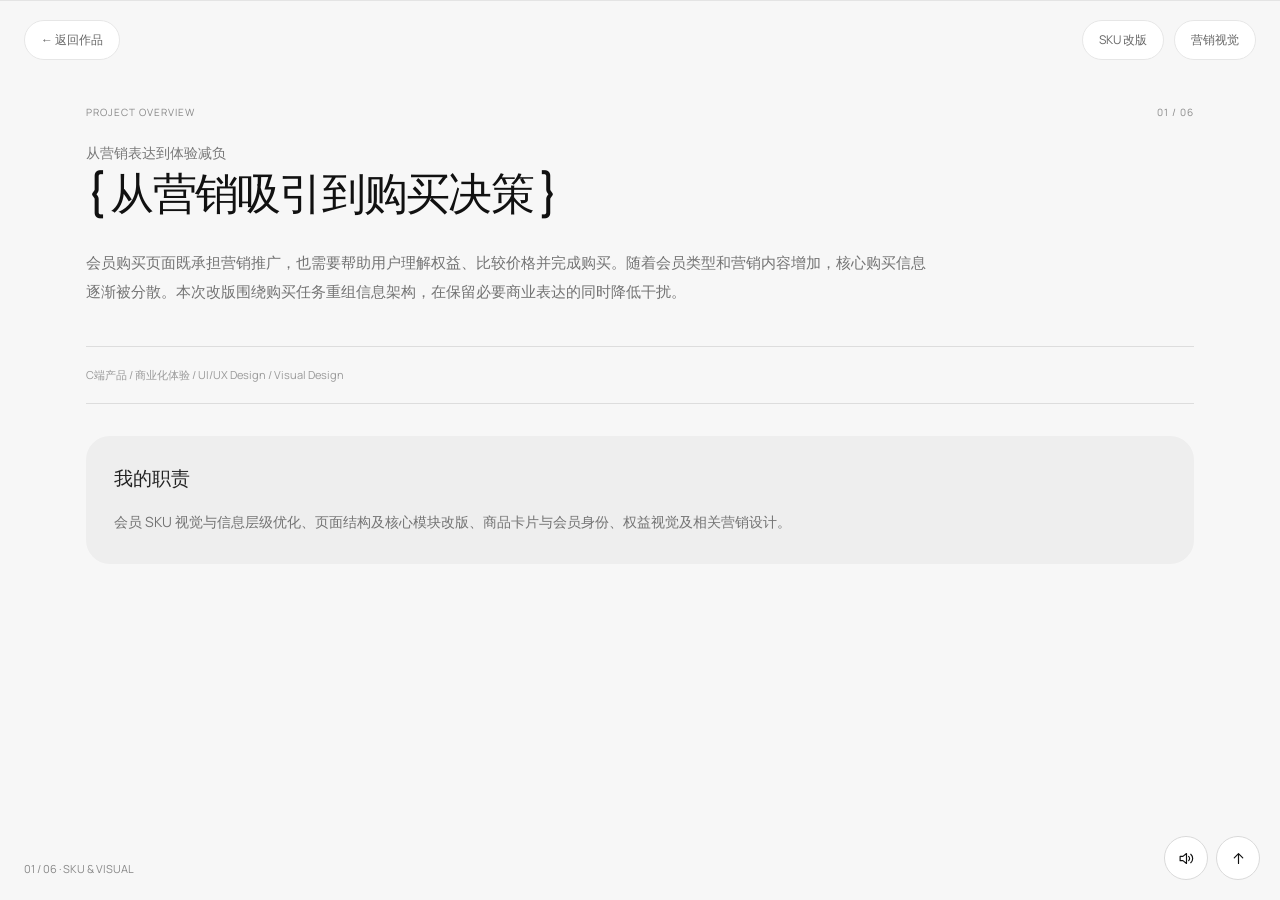
<file: work/commercial-product-experience/index.html>
<!DOCTYPE html><html lang="zh-CN"><head><meta charSet="utf-8"/><meta name="viewport" content="width=device-width, initial-scale=1"/><link rel="stylesheet" href="/_next/static/chunks/13oyzjyb423vo.css" data-precedence="next"/><link rel="stylesheet" href="/_next/static/chunks/3gu4ztoref1g_.css" data-precedence="next"/><link rel="stylesheet" href="/_next/static/chunks/0eny5p-c7rt2f.css" data-precedence="next"/><link rel="preload" as="script" fetchPriority="low" href="/_next/static/chunks/3jyhzpxx94deq.js"/><script src="/_next/static/chunks/2z4kbiih3hb9i.js" async=""></script><script src="/_next/static/chunks/12dm1de4eubwn.js" async=""></script><script src="/_next/static/chunks/3frr8k02-r-pg.js" async=""></script><script src="/_next/static/chunks/turbopack-3-ry682tkyiqk.js" async=""></script><script src="/_next/static/chunks/2buz72nby3mes.js" async=""></script><script src="/_next/static/chunks/0tg098pwsh7zr.js" async=""></script><script src="/_next/static/chunks/0mr2iznagk2hc.js" async=""></script><script src="/_next/static/chunks/2dzw9j6m43ang.js" async=""></script><title>SKU 改版与营销视觉 — 张雪莹</title><meta name="description" content="雪莹的个人设计作品集。探索 AI 产品体验、AI 设计工作流、智能终端、商业产品与营销视觉。"/><meta name="robots" content="noindex, nofollow"/><link rel="icon" href="/icon.svg?icon.0491i68b3b_yx.svg" sizes="any" type="image/svg+xml"/><script src="/_next/static/chunks/0cz1d0mv5g_q7.js" noModule=""></script></head><body><div hidden=""><!--$--><!--/$--></div><a class="skip-link" href="#main">跳到主要内容</a><div class="work-media-reveal"><div class="sk-case"><header class="sk-top"><a href="/#work-commercial-product-experience">← 返回作品</a><nav><a href="#sku-cover">SKU 改版</a><a href="#marketing-extension">营销视觉</a></nav></header><main id="main" class="sk-scroll"><section class="sk-section" id="sku-cover"><div class="sk-inner"><header><p class="sk-label">PROJECT OVERVIEW<span>01<!-- --> / 06</span></p><p class="sk-project-title">从营销表达到体验减负</p><h2>{ <!-- -->从营销吸引到购买决策<!-- --> }</h2><p class="sk-intro">会员购买页面既承担营销推广，也需要帮助用户理解权益、比较价格并完成购买。随着会员类型和营销内容增加，核心购买信息逐渐被分散。本次改版围绕购买任务重组信息架构，在保留必要商业表达的同时降低干扰。</p></header><p class="sk-tags">C端产品 / 商业化体验 / UI/UX Design / Visual Design</p><div class="sk-notes"><article><h3>我的职责</h3><p>会员 SKU 视觉与信息层级优化、页面结构及核心模块改版、商品卡片与会员身份、权益视觉及相关营销设计。</p></article></div></div></section><section class="sk-section" id="sku-problems"><div class="sk-inner"><header><p class="sk-label">PROBLEM / COMPETING ATTENTION<span>02<!-- --> / 06</span></p><h2>{ <!-- -->当营销信息与购买任务竞争注意力<!-- --> }</h2><p class="sk-intro">原有首屏以大面积营销资源位为视觉中心。高饱和色彩、活动信息与利益点适合营销传播，但在购买场景中容易与核心任务争夺注意力。</p></header><div class="sk-split"><div class="sk-notes"><article><h3>营销信息占据首屏</h3><p>大面积营销资源位压缩核心商品展示空间。</p></article><article><h3>会员身份感知不足</h3><p>会员身份与状态不够突出，缺少清晰识别入口。</p></article><article><h3>商品与权益分散</h3><p>商品、权益与支付信息的层级不够清晰。</p></article><article><h3>视觉竞争明显</h3><p>高饱和营销、商品卡片与活动标签同时争夺注意力。</p></article></div></div></div></section><section class="sk-section" id="sku-strategy"><div class="sk-inner"><header><p class="sk-label">STRATEGY / INFORMATION HIERARCHY<span>03<!-- --> / 06</span></p><h2>{ <!-- -->基于购买任务重塑信息层级<!-- --> }</h2><p class="sk-intro">营销降噪 × 信息聚焦 × 视觉减负。根据用户理解身份、比较商品与完成选择的任务，重新分配页面信息权重。</p></header><div class="sk-notes"><article><h3>营销降噪</h3><p>压缩营销资源位占比，减少高饱和元素的干扰，从强曝光转向适度表达。</p></article><article><h3>信息聚焦</h3><p>突出会员身份、价格、权益与支付等核心购买信息。</p></article><article><h3>视觉减负</h3><p>统一卡片、控制色彩权重，优化文字层级与间距。</p></article></div><div class="sk-architecture"><span>会员身份</span><b>→</b><span>商品与价格</span><b>→</b><span>支付行动</span><b>→</b><span>权益说明</span></div></div></section><section class="sk-section" id="sku-solution"><div class="sk-inner"><header><p class="sk-label">SOLUTION / VISUAL REORGANIZATION<span>04<!-- --> / 06</span></p><h2>{ <!-- -->让会员选择与购买更加直观<!-- --> }</h2><p class="sk-intro">通过会员身份前置、营销资源位轻量化、商品卡片重构、支付信息聚焦与权益精简，让视觉表达服务于购买决策。</p></header><div class="sk-split"><div><div class="sk-notes"><article><h3>01 会员身份前置</h3><p>在顶部整合用户名称与会员状态。</p></article><article><h3>02 营销资源位轻量化</h3><p>保留必要活动信息，将首屏空间交还给商品。</p></article><article><h3>03 商品卡片重构</h3><p>突出会员类型、价格与优惠。</p></article><article><h3>04 支付信息聚焦</h3><p>关联购买行动点与实际支付金额。</p></article><article><h3>05 权益信息精简</h3><p>调整权益介绍与对比方式，降低长页面密度。</p></article></div></div></div></div></section><section class="sk-section" id="sku-comparison"><div class="sk-inner"><header><p class="sk-label">OLD / NEW<span>05<!-- --> / 06</span></p><h2>{ <!-- -->从视觉吸引到信息清晰<!-- --> }</h2><p class="sk-intro">本次改版并非单纯减少视觉元素，而是根据会员购买场景重新分配信息权重，让营销内容服务于购买任务，使用户更清晰地识别身份、理解商品并完成选择。</p></header><div class="sk-notes"><article><h3>旧版｜营销优先</h3><p>营销资源位与促销信息较为集中，核心商品与身份信息的优先级不足，权益内容分散。</p></article><article><h3>新版｜购买任务优先</h3><p>会员身份前置、营销轻量化，商品价格与权益更加聚焦，页面语言统一，购买信息更紧凑。</p></article></div><div class="sk-measure"><strong>约 5.5 屏 → 约 3 屏</strong><p>页面长度的客观改版信息；不代表转化、留存或效率提升的验证结果。</p></div></div></section><section class="sk-section" id="marketing-extension"><div class="sk-inner"><header><p class="sk-label">VISUAL EXTENSION<span>06<!-- --> / 06</span></p><h2>{ <!-- -->视觉延展｜不同场景下的设计表达<!-- --> }</h2><p class="sk-intro">营销视觉侧重视觉吸引力、活动氛围与利益点传播；产品体验关注信息理解、任务效率与操作清晰度。以下保留原有营销素材，具体内容与排版待继续调整。</p></header><p class="sk-reserved">营销延展章节 · 保留原素材，内容与排版由本人后续调整</p><div class="sk-marketing"><figure><img src="/images/marketing/cover.webp" alt="营销视觉设计" width="1920" height="1080" loading="lazy"/></figure><figure><img src="/images/marketing/overview.webp" alt="运营活动复盘" width="1920" height="1080" loading="lazy"/></figure><figure><img src="/images/marketing/school.webp" alt="开学季主视觉与模板化设计" width="1920" height="4320" loading="lazy"/></figure><figure><img src="/images/marketing/strategy.webp" alt="设计策略改革" width="1920" height="2160" loading="lazy"/></figure><figure><img src="/images/marketing/campaign.webp" alt="618 会员营销视觉策略" width="1920" height="3240" loading="lazy"/></figure><figure><img src="/images/marketing/stages.webp" alt="618 四阶段视觉与开屏展示" width="1920" height="3240" loading="lazy"/></figure><figure><img src="/images/marketing/dialogs.webp" alt="弹窗设计与模板沉淀" width="1920" height="2160" loading="lazy"/></figure></div><a class="sk-return" href="/#all-works">返回作品目录 ↗</a></div></section></main><footer class="sk-footer">01<!-- --> / 06 · SKU &amp; VISUAL</footer></div><!--$--><!--/$--></div><div class="portfolio-controls"><audio src="/audio/Micro-Rhythms.m4a" preload="auto" loop=""></audio><button class="portfolio-sound" type="button" aria-label="背景音效" aria-pressed="false" title="开启背景音效"><svg viewBox="0 0 24 24" width="17" height="17" fill="none" stroke="currentColor" stroke-width="1.65" stroke-linecap="round" stroke-linejoin="round" aria-hidden="true"><path d="M3 9h4l5-4v14l-5-4H3z"></path><path d="m16 10 5 5m0-5-5 5"></path></svg></button><button class="portfolio-back-top" type="button" aria-label="回到顶部" title="回到顶部"><svg width="17" height="17" viewBox="0 0 24 24" fill="none" stroke="currentColor" stroke-width="1.65" stroke-linecap="round" stroke-linejoin="round" aria-hidden="true"><path d="M12 19V5m-6 6 6-6 6 6"></path></svg></button></div><script id="_R_">(globalThis["TURBOPACK"] || (globalThis["TURBOPACK"] = [])).push({"otherChunks":["static/chunks/3jyhzpxx94deq.js","static/chunks/2z4kbiih3hb9i.js","static/chunks/12dm1de4eubwn.js","static/chunks/3frr8k02-r-pg.js"],"runtimeModuleIds":[47975]});</script><script src="/_next/static/chunks/3jyhzpxx94deq.js" async=""></script><script>(self.__next_f=self.__next_f||[]).push([0])</script><script>self.__next_f.push([1,"1:\"$Sreact.fragment\"\n2:\"/_next/static/chunks/2buz72nby3mes.js\"\n3:I[97363,[\"$2\"],\"default\"]\n4:I[46305,[\"$2\"],\"default\"]\n5:\"/_next/static/chunks/0tg098pwsh7zr.js\"\n6:\"/_next/static/chunks/0mr2iznagk2hc.js\"\n7:\"/_next/static/chunks/2dzw9j6m43ang.js\"\n8:I[51196,[\"$2\",\"$5\",\"$6\",\"$7\"],\"\"]\n9:I[22098,[\"$2\"],\"PortfolioSound\"]\na:\"PortfolioReturnTransition\"\nb:I[41110,[\"$2\"],\"$a\"]\nd:I[63317,[\"$2\",\"$5\"],\"WorkMediaReveal\"]\n12:I[43648,[\"$2\"],\"OutletBoundary\"]\n13:\"$Sreact.suspense\"\n15:\"ViewportBoundary\"\n16:I[43648,[\"$2\"],\"$15\"]\n18:\"MetadataBoundary\"\n19:I[43648,[\"$2\"],\"$18\"]\n1b:I[4412,[\"$2\"],\"default\",1]\n:HL[\"/_next/static/chunks/13oyzjyb423vo.css\",\"style\"]\n:HL[\"/_next/static/chunks/3gu4ztoref1g_.css\",\"style\"]\n:HL[\"/_next/static/chunks/0eny5p-c7rt2f.css\",\"style\"]\nf:X\n10:[[\"children\",{\"s\":\"__PAGE__\",\"h\":512,\"d\":{\"r\":[\"$\",\"$1\",\"c\",{\"children\":[\"$L11\",[[\"$\",\"link\",\"0\",{\"rel\":\"stylesheet\",\"href\":\"/_next/static/chunks/3gu4ztoref1g_.css\",\"precedence\":\"next\",\"crossOrigin\":\"$undefined\",\"nonce\":\"$undefined\"}],[\"$\",\"link\",\"1\",{\"rel\":\"stylesheet\",\"href\":\"/_next/static/chunks/0eny5p-c7rt2f.css\",\"precedence\":\"next\",\"crossOrigin\":\"$undefined\",\"nonce\":\"$undefined\"}],[\"$\",\"script\",\"script-0\",{\"src\":\"/_next/static/chunks/0mr2iznagk2hc.js\",\"async\":true,\"nonce\":\"$undefined\"}],[\"$\",\"script\",\"script-1\",{\"src\":\"/_next/static/chunks/2dzw9j6m43ang.js\",\"async\":true,\"nonce\":\"$undefined\"}]],[\"$\",\"$L12\",null,{\"children\":[\"$\",\"$13\",null,{\"name\":\"Next.MetadataOutlet\",\"children\":\"$@14\"}]}]]}],\"p\":false,\"v\":null}}]]\ne:[[\"children\",{\"s\":{\"n\":\"slug\",\"t\":\"d\",\"k\":\"commercial-product-experience\",\"s\":[]},\"h\":66048,\"d\":{\"r\":[\"$\",\"$1\",\"c\",{\"children\":[null,[\"$\",\"$L3\",null,{\"parallelRouterKey\":\"children\",\"error\":\"$undefined\",\"errorStyles\":\"$undefined\",\"errorScripts\":\"$undefined\",\"template\":[\"$\",\"$L4\",null,{}],\"templateStyles\":\"$undefined\",\"templateScripts\":\"$undefined\",\"notFound\":\"$undefined\",\"forbidden\":\"$undefined\",\"unauthorized\":\"$undefined\"}]]}],\"p\":false,\"v\":\"$f\"},\"c\":\"$Q10\"}]]\nc:[[\"children\",{\"s\":\"work\",\"h\":131584,\"d\":{\"r\":[\"$\",\"$1\",\"c\",{\"children\":[[[\"$\",\"script\",\"script-0\",{\"src\":\"/_next/static/chunks/0tg098pwsh7zr.js\",\"async\":true,\"nonce\":\"$undefined\"}]],[\"$\",\"$Ld\",null,{\"children\":[\"$\",\"$L3\",null,{\"parallelRouterKey\":\"children\",\"error\":\"$undefined\",\"errorStyles\":\"$undefined\",\"errorScripts\":\"$undefined\",\"template\":[\"$\",\"$L4\",null,{}],\"templateStyles\":\"$undefined\",\"templateScripts\":\"$undefined\",\"notFound\":\"$undefined\",\"forbidden\":\"$undefined\",\"unauthorized\":\"$undefined\"}]}]]}],\"p\":false,\"v\":null},\"c\":\"$Qe\"}]]\n0:{\"P\":null,\"c\":[\"\",\"work\",\"commercial-product-experience\",\"\"],\"q\":\"\",\"i\":false,\"t\":{\"t\":{\"s\":\"\",\"h\":131600,\"d\":{\"r\":[\"$\",\"$1\",\"c\",{\"children\":[[[\"$\",\"link\",\"0\",{\"rel\":\"stylesheet\",\"href\":\"/_next/static/chunks/13oyzjyb423vo.css\",\"precedence\":\"next\",\"crossOrigin\":\"$undefined\",\"nonce\":\"$undefined\"}],[\"$\",\"script\",\"script-0\",{\"src\":\"/_next/static/chunks/2buz72nby3mes.js\",\"async\":true,\"nonce\":\"$undefined\"}]],[\"$\",\"html\",null,{\"lang\":\"zh-CN\",\"children\":[\"$\",\"body\",null,{\"children\":[[\"$\",\"a\",null,{\"className\":\"skip-link\",\"href\":\"#main\",\"children\":\"跳到主要内容\"}],[\"$\",\"$L3\",null,{\"parallelRouterKey\":\"children\",\"error\":\"$undefined\",\"errorStyles\":\"$undefined\",\"errorScripts\":\"$undefined\",\"template\":[\"$\",\"$L4\",null,{}],\"templateStyles\":\"$undefined\",\"templateScripts\":\"$undefined\",\"notFound\":[[\"$\",\"main\",null,{\"className\":\"not-found\",\"children\":[[\"$\",\"span\",null,{\"children\":\"404 / NOT FOUND\"}],[\"$\",\"h1\",null,{\"children\":\"A little off track.\"}],[\"$\",\"p\",null,{\"children\":\"这个页面还不存在，回到作品集继续浏览。\"}],[\"$\",\"$L8\",null,{\"href\":\"/\",\"children\":\"返回首页 ↗\"}]]}],[]],\"forbidden\":\"$undefined\",\"unauthorized\":\"$undefined\"}],[\"$\",\"$L9\",null,{}],[\"$\",\"$Lb\",null,{}]]}]}]]}],\"p\":false,\"v\":null},\"c\":\"$Qc\"},\"h\":{\"r\":[\"$\",\"$1\",\"h\",{\"children\":[null,[\"$\",\"$L16\",null,{\"children\":\"$L17\"}],[\"$\",\"$L19\",null,{\"children\":[[\"$\",\"div\",null,{\"hidden\":true,\"children\":[\"$\",\"$13\",null,{\"name\":\"Next.Metadata\",\"children\":\"$L1a\"}]}],null]}],null]}],\"p\":false,\"v\":null}},\"m\":\"$undefined\",\"G\":[\"$1b\",[[\"$\",\"link\",\"0\",{\"rel\":\"stylesheet\",\"href\":\"/_next/static/chunks/13oyzjyb423vo.css\",\"precedence\":\"next\",\"crossOrigin\":\"$undefined\",\"nonce\":\"$undefined\"}]]],\"S\":true,\"r\":\"$undefined\",\"s\":\"$undefined\",\"a\":\"$undefined\",\"l\":\"$undefined\",\"p\":\"$undefined\",\"d\":\"$undefined\",\"b\":\"2q94esDCt-y8xamxPgsl7\"}\n1c:\"SkuExperienceCase\"\n1d:I[13239,[\"$2\",\"$5\",\"$6\",\"$7\"],\"$1c\"]\nf:C\n11:[\"$\",\"$L1d\",null,{}]\n17:[[\"$\",\"meta\",\"0\",{\"charSet\":\"utf-8\"}],[\"$\",\"meta\",\"1\",{\"name\":\"viewport\",\"content\":\"width=device-width, initial-scale=1\"}]]\n1e:I[28035,[\"$2\"],\"IconMark\"]\n14:null\n1a:[[\"$\",\"title\",\"0\",{\"children\":\"SKU 改版与营销视觉 — 张雪莹\"}],[\"$\",\"meta\",\"1\",{\"name\":\"description\",\"content\":\"雪莹的个人设计作品集。探索 AI 产品体验、AI 设计工作流、智能终端、商业产品与营销视觉。\"}],[\"$\",\"meta\",\"2\",{\"name\":\"robots\",\"content\":\"noindex, nofollow\"}],[\"$\",\"link\",\"3\",{\"rel\":\"icon\",\"href\":\"/icon.svg?icon.0491i68b3b_yx.svg\",\"sizes\":\"any\",\"type\":\"image/svg+xml\"}],[\"$\",\"$L1e\",\"4\",{}]]\n"])</script></body></html>
</file>
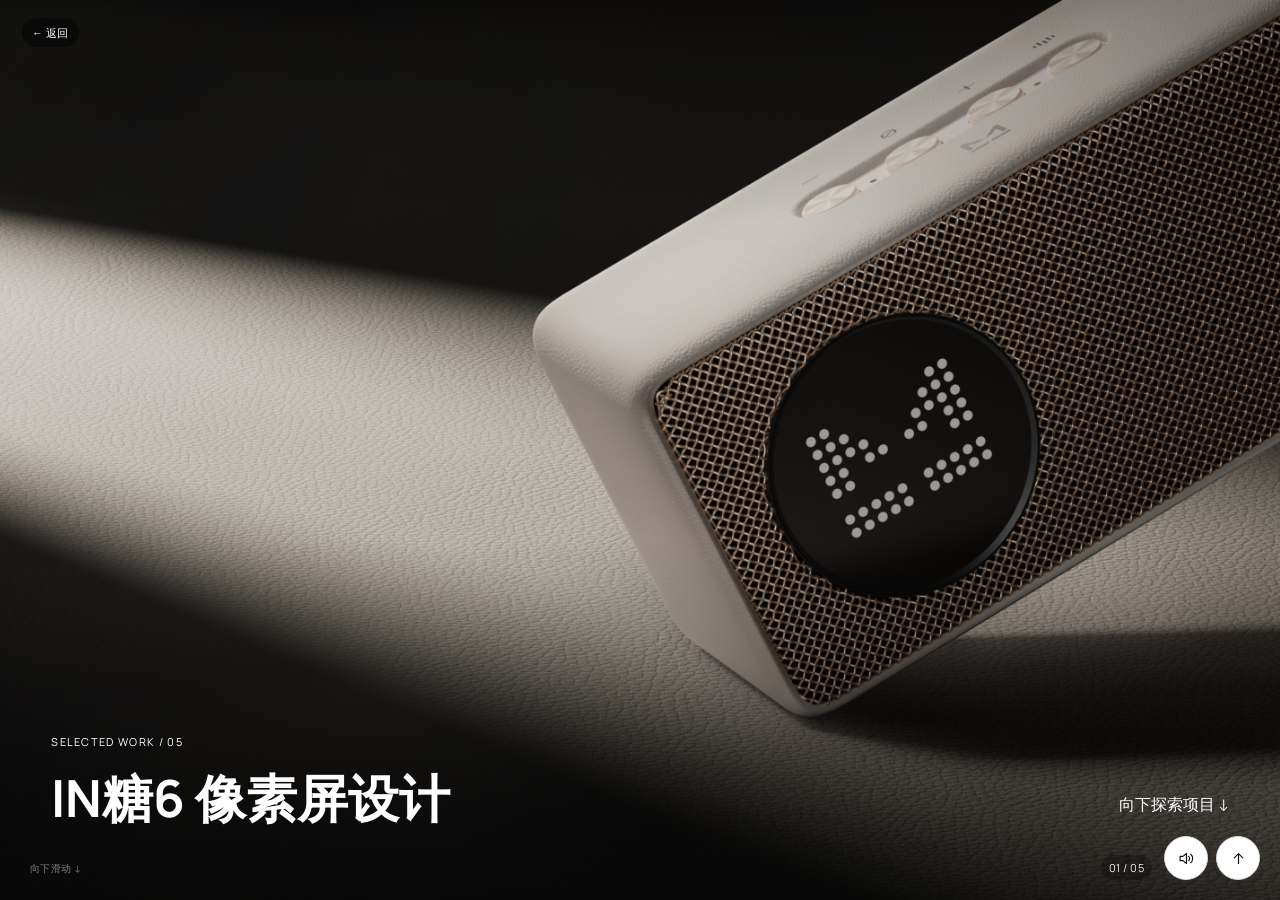
<file: work/in6-wallpaper/index.html>
<!DOCTYPE html><html lang="zh-CN"><head><meta charSet="utf-8"/><meta name="viewport" content="width=device-width, initial-scale=1"/><link rel="preload" as="image" href="/images/in6-entry.png" fetchPriority="high"/><link rel="preload" as="image" href="/images/in6/motion/earth-poster.webp"/><link rel="preload" as="image" href="/images/in6/motion/device-frame.webp"/><link rel="preload" as="image" href="/images/in6/motion/flame-poster.webp"/><link rel="preload" as="image" href="/images/in6/motion/bubbles-poster.webp"/><link rel="preload" as="image" href="/images/in6/motion/fish-poster.webp"/><link rel="preload" as="image" href="/images/in6/motion/jellyfish-poster.webp"/><link rel="preload" as="image" href="/images/in6/motion/kaleidoscope-poster.webp"/><link rel="stylesheet" href="/_next/static/chunks/13oyzjyb423vo.css" data-precedence="next"/><link rel="stylesheet" href="/_next/static/chunks/3gu4ztoref1g_.css" data-precedence="next"/><link rel="stylesheet" href="/_next/static/chunks/0eny5p-c7rt2f.css" data-precedence="next"/><link rel="preload" as="script" fetchPriority="low" href="/_next/static/chunks/3jyhzpxx94deq.js"/><script src="/_next/static/chunks/2z4kbiih3hb9i.js" async=""></script><script src="/_next/static/chunks/12dm1de4eubwn.js" async=""></script><script src="/_next/static/chunks/3frr8k02-r-pg.js" async=""></script><script src="/_next/static/chunks/turbopack-3-ry682tkyiqk.js" async=""></script><script src="/_next/static/chunks/2buz72nby3mes.js" async=""></script><script src="/_next/static/chunks/0tg098pwsh7zr.js" async=""></script><script src="/_next/static/chunks/0mr2iznagk2hc.js" async=""></script><script src="/_next/static/chunks/2dzw9j6m43ang.js" async=""></script><title>IN糖6 像素屏设计 — 张雪莹</title><meta name="description" content="雪莹的个人设计作品集。探索 AI 产品体验、AI 设计工作流、智能终端、商业产品与营销视觉。"/><meta name="robots" content="noindex, nofollow"/><link rel="icon" href="/icon.svg?icon.0491i68b3b_yx.svg" sizes="any" type="image/svg+xml"/><script src="/_next/static/chunks/0cz1d0mv5g_q7.js" noModule=""></script></head><body><div hidden=""><!--$--><!--/$--></div><a class="skip-link" href="#main">跳到主要内容</a><div class="work-media-reveal"><div class="case-reader cr-original cr-product" style="--cr-accent:#b6d6ab"><a class="cr-return" aria-label="返回作品集" href="/#work-in6-wallpaper">← 返回</a><main id="main" class="cr-story-scroll" tabindex="0" aria-label="IN糖6 像素屏壁纸设计"><section class="collection-cover" aria-label="IN糖6 像素屏设计"><img src="/images/in6-entry.png" alt="IN糖6 智能音箱：编织网面与圆形像素屏" width="3438" height="2006" loading="eager" fetchPriority="high"/><div class="collection-cover-caption"><span>SELECTED WORK / <!-- -->05</span><h2>IN糖6 像素屏设计</h2></div><button class="collection-cover-scroll" type="button">向下探索项目 ↓</button></section><section class="cr-story-page " id="in6-overview" aria-label="IN糖6项目概述"><div class="cr-screen cr-screen-cards cr-page-in6-overview"><header class="cr-screen-heading"><h2>IN糖6项目概述</h2></header><div class="cr-original-overview"><div><div class="cr-note-grid cr-notes-3"><article class="cr-note"><h3>产品定位</h3><p>IN糖6 是阿里巴巴推出的新一代智能音箱，其标志性的高分辨率点阵屏是区别于竞品的核心亮点，面向年轻用户建立可视化、情感化、趣味化的体验。</p></article><article class="cr-note"><h3>项目目标</h3><p>设计覆盖全年重要节日与节气的静态壁纸，以及日常使用的动态趣味壁纸，提升产品情感价值、品牌辨识度与用户粘性。</p></article><article class="cr-note"><h3>核心职责</h3><p>主导节日、节气壁纸的全流程设计，涵盖草图、像素绘制及适配优化。负责创意构思、动画设计、节奏把控，并协调技术可行性。</p></article></div></div><div><h3 class="cr-goals-title">设计目标</h3><div class="cr-note-grid cr-notes-4"><article class="cr-note"><h3>克服限制，创造美感</h3><p>在超低分辨率、有限色彩与帧数的约束下，探索点阵的表现力，设计清晰、美观的视觉。</p></article><article class="cr-note"><h3>传递情感与文化</h3><p>通过抽象视觉符号引发共鸣，确保文化表达准确，增强产品的情感陪伴属性。</p></article><article class="cr-note"><h3>提升用户体验</h3><p>信息清晰可辨，动画流畅自然，在日常使用中创造愉悦感和惊喜感。</p></article><article class="cr-note"><h3>技术可行性</h3><p>确保静态与动态设计均能在音箱上高效实现，并稳定运行。</p></article></div></div></div></div></section><section class="cr-story-page  in6-sheet-page" id="in6-wallpapers" aria-label="IN糖6像素屏壁纸设计"><svg class="in6-wallpaper-sheet" viewBox="0 0 1280 2160" xmlns="http://www.w3.org/2000/svg" aria-labelledby="in6-sheet-title in6-sheet-description"><title id="in6-sheet-title">IN糖6像素屏壁纸设计</title><desc id="in6-sheet-description">2026 年点阵屏视觉规范：221 个灯柱，静音键避让，亮度梯度；24 款节气壁纸及 20 款节日壁纸。文字、标注与圆点均由可编辑代码构成。</desc><defs><linearGradient id="in6-sheet-background" gradientUnits="userSpaceOnUse" x1="1280" y1="0" x2="916" y2="1263"><stop stop-color="#013420"></stop><stop offset="1" stop-color="#000000"></stop></linearGradient></defs><rect width="1280" height="2160" fill="url(#in6-sheet-background)"></rect><rect x="1081" y="94.5" width="6" height="15.3" fill="#234a3b"></rect><rect x="1092" y="94.5" width="7" height="15.3" fill="#46665a"></rect><rect x="1104" y="94.5" width="9" height="15.3" fill="#71887f"></rect><rect x="1117" y="94.5" width="9" height="15.3" fill="#9dada7"></rect><rect x="1131" y="94.5" width="16" height="15.3" fill="#dfe4e2"></rect><image href="/images/in6/exact/device.webp" x="821" y="290" width="459" height="227" preserveAspectRatio="none" aria-label="IN糖6 智能音箱上的像素壁纸实物展示"></image><g stroke="#4c5f53" stroke-width="1.25" fill="none" opacity=".65"><circle cx="166.5" cy="405.8" r="99.8"></circle><circle cx="608.5" cy="405.8" r="99.8"></circle></g><g aria-label="221 个灯柱的点阵布局"><circle cx="145.163" cy="319.824" r="3.273" fill="#00fd15"></circle><circle cx="155.837" cy="319.843" r="3.273" fill="#00fd15"></circle><circle cx="166.5" cy="319.833" r="3.273" fill="#00fd15"></circle><circle cx="177.167" cy="319.833" r="3.273" fill="#00fd15"></circle><circle cx="187.833" cy="319.833" r="3.273" fill="#00fd15"></circle><circle cx="123.833" cy="330.5" r="3.273" fill="#ffffff"></circle><circle cx="134.5" cy="330.5" r="3.273" fill="#ffffff"></circle><circle cx="145.167" cy="330.5" r="3.273" fill="#ffffff"></circle><circle cx="155.833" cy="330.5" r="3.273" fill="#ffffff"></circle><circle cx="166.5" cy="330.5" r="3.273" fill="#ffffff"></circle><circle cx="177.167" cy="330.5" r="3.273" fill="#ffffff"></circle><circle cx="187.833" cy="330.5" r="3.273" fill="#ffffff"></circle><circle cx="198.5" cy="330.5" r="3.273" fill="#ffffff"></circle><circle cx="209.167" cy="330.5" r="3.273" fill="#ffffff"></circle><circle cx="113.167" cy="341.167" r="3.273" fill="#ffffff"></circle><circle cx="123.833" cy="341.167" r="3.273" fill="#ffffff"></circle><circle cx="134.5" cy="341.167" r="3.273" fill="#ffffff"></circle><circle cx="145.167" cy="341.167" r="3.273" fill="#ffffff"></circle><circle cx="155.833" cy="341.167" r="3.273" fill="#ffffff"></circle><circle cx="166.5" cy="341.167" r="3.273" fill="#ffffff"></circle><circle cx="177.167" cy="341.167" r="3.273" fill="#ffffff"></circle><circle cx="187.833" cy="341.167" r="3.273" fill="#ffffff"></circle><circle cx="198.5" cy="341.167" r="3.273" fill="#ffffff"></circle><circle cx="209.167" cy="341.167" r="3.273" fill="#ffffff"></circle><circle cx="219.833" cy="341.167" r="3.273" fill="#ffffff"></circle><circle cx="102.5" cy="351.833" r="3.273" fill="#ffffff"></circle><circle cx="113.167" cy="351.833" r="3.273" fill="#ffffff"></circle><circle cx="123.833" cy="351.833" r="3.273" fill="#ffffff"></circle><circle cx="134.5" cy="351.833" r="3.273" fill="#ffffff"></circle><circle cx="145.167" cy="351.833" r="3.273" fill="#ffffff"></circle><circle cx="155.833" cy="351.833" r="3.273" fill="#ffffff"></circle><circle cx="166.5" cy="351.833" r="3.273" fill="#ffffff"></circle><circle cx="177.167" cy="351.833" r="3.273" fill="#ffffff"></circle><circle cx="187.833" cy="351.833" r="3.273" fill="#ffffff"></circle><circle cx="198.5" cy="351.833" r="3.273" fill="#ffffff"></circle><circle cx="209.167" cy="351.833" r="3.273" fill="#ffffff"></circle><circle cx="219.833" cy="351.833" r="3.273" fill="#ffffff"></circle><circle cx="230.5" cy="351.833" r="3.273" fill="#ffffff"></circle><circle cx="91.833" cy="362.5" r="3.273" fill="#ffffff"></circle><circle cx="102.5" cy="362.5" r="3.273" fill="#ffffff"></circle><circle cx="113.167" cy="362.5" r="3.273" fill="#ffffff"></circle><circle cx="123.833" cy="362.5" r="3.273" fill="#ffffff"></circle><circle cx="134.5" cy="362.5" r="3.273" fill="#ffffff"></circle><circle cx="145.167" cy="362.5" r="3.273" fill="#ffffff"></circle><circle cx="155.833" cy="362.5" r="3.273" fill="#ffffff"></circle><circle cx="166.5" cy="362.5" r="3.273" fill="#ffffff"></circle><circle cx="177.167" cy="362.5" r="3.273" fill="#ffffff"></circle><circle cx="187.833" cy="362.5" r="3.273" fill="#ffffff"></circle><circle cx="198.5" cy="362.5" r="3.273" fill="#ffffff"></circle><circle cx="209.167" cy="362.5" r="3.273" fill="#ffffff"></circle><circle cx="219.833" cy="362.5" r="3.273" fill="#ffffff"></circle><circle cx="230.5" cy="362.5" r="3.273" fill="#ffffff"></circle><circle cx="241.167" cy="362.5" r="3.273" fill="#ffffff"></circle><circle cx="91.833" cy="373.167" r="3.273" fill="#ffffff"></circle><circle cx="102.5" cy="373.167" r="3.273" fill="#ffffff"></circle><circle cx="113.167" cy="373.167" r="3.273" fill="#ffffff"></circle><circle cx="123.833" cy="373.167" r="3.273" fill="#ffffff"></circle><circle cx="134.5" cy="373.167" r="3.273" fill="#ffffff"></circle><circle cx="145.167" cy="373.167" r="3.273" fill="#ffffff"></circle><circle cx="155.833" cy="373.167" r="3.273" fill="#ffffff"></circle><circle cx="166.5" cy="373.167" r="3.273" fill="#ffffff"></circle><circle cx="177.167" cy="373.167" r="3.273" fill="#ffffff"></circle><circle cx="187.833" cy="373.167" r="3.273" fill="#ffffff"></circle><circle cx="198.5" cy="373.167" r="3.273" fill="#ffffff"></circle><circle cx="209.167" cy="373.167" r="3.273" fill="#ffffff"></circle><circle cx="219.833" cy="373.167" r="3.273" fill="#ffffff"></circle><circle cx="230.5" cy="373.167" r="3.273" fill="#ffffff"></circle><circle cx="241.167" cy="373.167" r="3.273" fill="#ffffff"></circle><circle cx="81.167" cy="383.833" r="3.273" fill="#ffffff"></circle><circle cx="91.833" cy="383.833" r="3.273" fill="#ffffff"></circle><circle cx="102.5" cy="383.833" r="3.273" fill="#ffffff"></circle><circle cx="113.167" cy="383.833" r="3.273" fill="#ffffff"></circle><circle cx="123.833" cy="383.833" r="3.273" fill="#ffffff"></circle><circle cx="134.5" cy="383.833" r="3.273" fill="#ffffff"></circle><circle cx="145.167" cy="383.833" r="3.273" fill="#ffffff"></circle><circle cx="155.833" cy="383.833" r="3.273" fill="#ffffff"></circle><circle cx="166.5" cy="383.833" r="3.273" fill="#ffffff"></circle><circle cx="177.167" cy="383.833" r="3.273" fill="#ffffff"></circle><circle cx="187.833" cy="383.833" r="3.273" fill="#ffffff"></circle><circle cx="198.5" cy="383.833" r="3.273" fill="#ffffff"></circle><circle cx="209.167" cy="383.833" r="3.273" fill="#ffffff"></circle><circle cx="219.833" cy="383.833" r="3.273" fill="#ffffff"></circle><circle cx="230.5" cy="383.833" r="3.273" fill="#ffffff"></circle><circle cx="241.167" cy="383.833" r="3.273" fill="#ffffff"></circle><circle cx="251.833" cy="383.833" r="3.273" fill="#ffffff"></circle><circle cx="81.167" cy="394.5" r="3.273" fill="#ffffff"></circle><circle cx="91.833" cy="394.5" r="3.273" fill="#ffffff"></circle><circle cx="102.5" cy="394.5" r="3.273" fill="#ffffff"></circle><circle cx="113.167" cy="394.5" r="3.273" fill="#ffffff"></circle><circle cx="123.833" cy="394.5" r="3.273" fill="#ffffff"></circle><circle cx="134.5" cy="394.5" r="3.273" fill="#ffffff"></circle><circle cx="145.167" cy="394.5" r="3.273" fill="#ffffff"></circle><circle cx="155.833" cy="394.5" r="3.273" fill="#ffffff"></circle><circle cx="166.5" cy="394.5" r="3.273" fill="#ffffff"></circle><circle cx="177.167" cy="394.5" r="3.273" fill="#ffffff"></circle><circle cx="187.833" cy="394.5" r="3.273" fill="#ffffff"></circle><circle cx="198.5" cy="394.5" r="3.273" fill="#ffffff"></circle><circle cx="209.167" cy="394.5" r="3.273" fill="#ffffff"></circle><circle cx="219.833" cy="394.5" r="3.273" fill="#ffffff"></circle><circle cx="230.5" cy="394.5" r="3.273" fill="#ffffff"></circle><circle cx="241.167" cy="394.5" r="3.273" fill="#ffffff"></circle><circle cx="251.833" cy="394.5" r="3.273" fill="#ffffff"></circle><circle cx="81.167" cy="405.167" r="3.273" fill="#ffffff"></circle><circle cx="91.833" cy="405.167" r="3.273" fill="#ffffff"></circle><circle cx="102.5" cy="405.167" r="3.273" fill="#ffffff"></circle><circle cx="113.167" cy="405.167" r="3.273" fill="#ffffff"></circle><circle cx="123.833" cy="405.167" r="3.273" fill="#ffffff"></circle><circle cx="134.5" cy="405.167" r="3.273" fill="#ffffff"></circle><circle cx="145.167" cy="405.167" r="3.273" fill="#ffffff"></circle><circle cx="155.833" cy="405.167" r="3.273" fill="#ffffff"></circle><circle cx="166.5" cy="405.167" r="3.273" fill="#ffffff"></circle><circle cx="177.167" cy="405.167" r="3.273" fill="#ffffff"></circle><circle cx="187.833" cy="405.167" r="3.273" fill="#ffffff"></circle><circle cx="198.5" cy="405.167" r="3.273" fill="#ffffff"></circle><circle cx="209.167" cy="405.167" r="3.273" fill="#ffffff"></circle><circle cx="219.833" cy="405.167" r="3.273" fill="#ffffff"></circle><circle cx="230.5" cy="405.167" r="3.273" fill="#ffffff"></circle><circle cx="241.167" cy="405.167" r="3.273" fill="#ffffff"></circle><circle cx="251.833" cy="405.167" r="3.273" fill="#ffffff"></circle><circle cx="81.167" cy="415.833" r="3.273" fill="#ffffff"></circle><circle cx="91.833" cy="415.833" r="3.273" fill="#ffffff"></circle><circle cx="102.5" cy="415.833" r="3.273" fill="#ffffff"></circle><circle cx="113.167" cy="415.833" r="3.273" fill="#ffffff"></circle><circle cx="123.833" cy="415.833" r="3.273" fill="#ffffff"></circle><circle cx="134.5" cy="415.833" r="3.273" fill="#ffffff"></circle><circle cx="145.167" cy="415.833" r="3.273" fill="#ffffff"></circle><circle cx="155.833" cy="415.833" r="3.273" fill="#ffffff"></circle><circle cx="166.5" cy="415.833" r="3.273" fill="#ffffff"></circle><circle cx="177.167" cy="415.833" r="3.273" fill="#ffffff"></circle><circle cx="187.833" cy="415.833" r="3.273" fill="#ffffff"></circle><circle cx="198.5" cy="415.833" r="3.273" fill="#ffffff"></circle><circle cx="209.167" cy="415.833" r="3.273" fill="#ffffff"></circle><circle cx="219.833" cy="415.833" r="3.273" fill="#ffffff"></circle><circle cx="230.5" cy="415.833" r="3.273" fill="#ffffff"></circle><circle cx="241.167" cy="415.833" r="3.273" fill="#ffffff"></circle><circle cx="251.833" cy="415.833" r="3.273" fill="#ffffff"></circle><circle cx="81.167" cy="426.5" r="3.273" fill="#ffffff"></circle><circle cx="91.833" cy="426.5" r="3.273" fill="#ffffff"></circle><circle cx="102.5" cy="426.5" r="3.273" fill="#ffffff"></circle><circle cx="113.167" cy="426.5" r="3.273" fill="#ffffff"></circle><circle cx="123.833" cy="426.5" r="3.273" fill="#ffffff"></circle><circle cx="134.5" cy="426.5" r="3.273" fill="#ffffff"></circle><circle cx="145.167" cy="426.5" r="3.273" fill="#ffffff"></circle><circle cx="155.833" cy="426.5" r="3.273" fill="#ffffff"></circle><circle cx="166.5" cy="426.5" r="3.273" fill="#ffffff"></circle><circle cx="177.167" cy="426.5" r="3.273" fill="#ffffff"></circle><circle cx="187.833" cy="426.5" r="3.273" fill="#ffffff"></circle><circle cx="198.5" cy="426.5" r="3.273" fill="#ffffff"></circle><circle cx="209.167" cy="426.5" r="3.273" fill="#ffffff"></circle><circle cx="219.833" cy="426.5" r="3.273" fill="#ffffff"></circle><circle cx="230.5" cy="426.5" r="3.273" fill="#ffffff"></circle><circle cx="241.167" cy="426.5" r="3.273" fill="#ffffff"></circle><circle cx="251.833" cy="426.5" r="3.273" fill="#ffffff"></circle><circle cx="91.833" cy="437.167" r="3.273" fill="#ffffff"></circle><circle cx="102.5" cy="437.167" r="3.273" fill="#ffffff"></circle><circle cx="113.167" cy="437.167" r="3.273" fill="#ffffff"></circle><circle cx="123.833" cy="437.167" r="3.273" fill="#ffffff"></circle><circle cx="134.5" cy="437.167" r="3.273" fill="#ffffff"></circle><circle cx="145.167" cy="437.167" r="3.273" fill="#ffffff"></circle><circle cx="155.833" cy="437.167" r="3.273" fill="#ffffff"></circle><circle cx="166.5" cy="437.167" r="3.273" fill="#ffffff"></circle><circle cx="177.167" cy="437.167" r="3.273" fill="#ffffff"></circle><circle cx="187.833" cy="437.167" r="3.273" fill="#ffffff"></circle><circle cx="198.5" cy="437.167" r="3.273" fill="#ffffff"></circle><circle cx="209.167" cy="437.167" r="3.273" fill="#ffffff"></circle><circle cx="219.833" cy="437.167" r="3.273" fill="#ffffff"></circle><circle cx="230.5" cy="437.167" r="3.273" fill="#ffffff"></circle><circle cx="241.167" cy="437.167" r="3.273" fill="#ffffff"></circle><circle cx="91.833" cy="447.833" r="3.273" fill="#ffffff"></circle><circle cx="102.5" cy="447.833" r="3.273" fill="#ffffff"></circle><circle cx="113.167" cy="447.833" r="3.273" fill="#ffffff"></circle><circle cx="123.833" cy="447.833" r="3.273" fill="#ffffff"></circle><circle cx="134.5" cy="447.833" r="3.273" fill="#ffffff"></circle><circle cx="145.167" cy="447.833" r="3.273" fill="#ffffff"></circle><circle cx="155.833" cy="447.833" r="3.273" fill="#ffffff"></circle><circle cx="166.5" cy="447.833" r="3.273" fill="#ffffff"></circle><circle cx="177.167" cy="447.833" r="3.273" fill="#ffffff"></circle><circle cx="187.833" cy="447.833" r="3.273" fill="#ffffff"></circle><circle cx="198.5" cy="447.833" r="3.273" fill="#ffffff"></circle><circle cx="209.167" cy="447.833" r="3.273" fill="#ffffff"></circle><circle cx="219.833" cy="447.833" r="3.273" fill="#ffffff"></circle><circle cx="230.5" cy="447.833" r="3.273" fill="#ffffff"></circle><circle cx="241.167" cy="447.833" r="3.273" fill="#ffffff"></circle><circle cx="102.5" cy="458.5" r="3.273" fill="#ffffff"></circle><circle cx="113.167" cy="458.5" r="3.273" fill="#ffffff"></circle><circle cx="123.833" cy="458.5" r="3.273" fill="#ffffff"></circle><circle cx="134.5" cy="458.5" r="3.273" fill="#ffffff"></circle><circle cx="145.167" cy="458.5" r="3.273" fill="#ffffff"></circle><circle cx="155.833" cy="458.5" r="3.273" fill="#ffffff"></circle><circle cx="166.5" cy="458.5" r="3.273" fill="#ffffff"></circle><circle cx="177.167" cy="458.5" r="3.273" fill="#ffffff"></circle><circle cx="187.833" cy="458.5" r="3.273" fill="#ffffff"></circle><circle cx="198.5" cy="458.5" r="3.273" fill="#ffffff"></circle><circle cx="209.167" cy="458.5" r="3.273" fill="#ffffff"></circle><circle cx="219.833" cy="458.5" r="3.273" fill="#ffffff"></circle><circle cx="230.5" cy="458.5" r="3.273" fill="#ffffff"></circle><circle cx="113.167" cy="469.167" r="3.273" fill="#ffffff"></circle><circle cx="123.833" cy="469.167" r="3.273" fill="#ffffff"></circle><circle cx="134.5" cy="469.167" r="3.273" fill="#ffffff"></circle><circle cx="145.167" cy="469.167" r="3.273" fill="#ffffff"></circle><circle cx="155.833" cy="469.167" r="3.273" fill="#ffffff"></circle><circle cx="166.5" cy="469.167" r="3.273" fill="#ffffff"></circle><circle cx="177.167" cy="469.167" r="3.273" fill="#ffffff"></circle><circle cx="187.833" cy="469.167" r="3.273" fill="#ffffff"></circle><circle cx="198.5" cy="469.167" r="3.273" fill="#ffffff"></circle><circle cx="209.167" cy="469.167" r="3.273" fill="#ffffff"></circle><circle cx="219.833" cy="469.167" r="3.273" fill="#ffffff"></circle><circle cx="123.833" cy="479.833" r="3.273" fill="#ffffff"></circle><circle cx="134.5" cy="479.833" r="3.273" fill="#ffffff"></circle><circle cx="145.167" cy="479.833" r="3.273" fill="#ffffff"></circle><circle cx="155.833" cy="479.833" r="3.273" fill="#ffffff"></circle><circle cx="166.5" cy="479.833" r="3.273" fill="#ffffff"></circle><circle cx="177.167" cy="479.833" r="3.273" fill="#ffffff"></circle><circle cx="187.833" cy="479.833" r="3.273" fill="#ffffff"></circle><circle cx="198.5" cy="479.833" r="3.273" fill="#ffffff"></circle><circle cx="209.167" cy="479.833" r="3.273" fill="#ffffff"></circle><circle cx="145.167" cy="490.5" r="3.273" fill="#ffffff"></circle><circle cx="155.833" cy="490.5" r="3.273" fill="#ffffff"></circle><circle cx="166.5" cy="490.5" r="3.273" fill="#ffffff"></circle><circle cx="177.167" cy="490.5" r="3.273" fill="#ffffff"></circle><circle cx="187.833" cy="490.5" r="3.273" fill="#ffffff"></circle></g><g aria-label="通过白色和灰色亮度表现花卉"><circle cx="587.163" cy="319.824" r="3.273" fill="#000"></circle><circle cx="597.837" cy="319.843" r="3.273" fill="#000"></circle><circle cx="608.5" cy="319.833" r="3.273" fill="#000"></circle><circle cx="619.167" cy="319.833" r="3.273" fill="#000"></circle><circle cx="629.833" cy="319.833" r="3.273" fill="#000"></circle><circle cx="565.833" cy="330.5" r="3.273" fill="#000"></circle><circle cx="576.5" cy="330.5" r="3.273" fill="#000"></circle><circle cx="587.167" cy="330.5" r="3.273" fill="#000"></circle><circle cx="597.833" cy="330.5" r="3.273" fill="#000"></circle><circle cx="608.5" cy="330.5" r="3.273" fill="#000"></circle><circle cx="619.167" cy="330.5" r="3.273" fill="#000"></circle><circle cx="629.833" cy="330.5" r="3.273" fill="#000"></circle><circle cx="640.5" cy="330.5" r="3.273" fill="#000"></circle><circle cx="651.167" cy="330.5" r="3.273" fill="#000"></circle><circle cx="555.167" cy="341.167" r="3.273" fill="#000"></circle><circle cx="565.833" cy="341.167" r="3.273" fill="#000"></circle><circle cx="576.5" cy="341.167" r="3.273" fill="#000"></circle><circle cx="587.167" cy="341.167" r="3.273" fill="#000"></circle><circle cx="597.833" cy="341.167" r="3.273" fill="#000"></circle><circle cx="608.5" cy="341.167" r="3.273" fill="#000"></circle><circle cx="619.167" cy="341.167" r="3.273" fill="#000"></circle><circle cx="629.833" cy="341.167" r="3.273" fill="#000"></circle><circle cx="640.5" cy="341.167" r="3.273" fill="#000"></circle><circle cx="651.167" cy="341.167" r="3.273" fill="#000"></circle><circle cx="661.833" cy="341.167" r="3.273" fill="#000"></circle><circle cx="544.5" cy="351.833" r="3.273" fill="#000"></circle><circle cx="555.167" cy="351.833" r="3.273" fill="#000"></circle><circle cx="565.833" cy="351.833" r="3.273" fill="#000"></circle><circle cx="576.5" cy="351.833" r="3.273" fill="#000"></circle><circle cx="587.167" cy="351.833" r="3.273" fill="#000"></circle><circle cx="597.833" cy="351.833" r="3.273" fill="#000"></circle><circle cx="608.5" cy="351.833" r="3.273" fill="#000"></circle><circle cx="619.167" cy="351.833" r="3.273" fill="#000"></circle><circle cx="629.833" cy="351.833" r="3.273" fill="#000"></circle><circle cx="640.5" cy="351.833" r="3.273" fill="#000"></circle><circle cx="651.167" cy="351.833" r="3.273" fill="#000"></circle><circle cx="661.833" cy="351.833" r="3.273" fill="#000"></circle><circle cx="672.5" cy="351.833" r="3.273" fill="#000"></circle><circle cx="533.833" cy="362.5" r="3.273" fill="#000"></circle><circle cx="544.5" cy="362.5" r="3.273" fill="#000"></circle><circle cx="555.167" cy="362.5" r="3.273" fill="#000"></circle><circle cx="565.833" cy="362.5" r="3.273" fill="#000"></circle><circle cx="576.5" cy="362.5" r="3.273" fill="#000"></circle><circle cx="587.167" cy="362.5" r="3.273" fill="#000"></circle><circle cx="597.833" cy="362.5" r="3.273" fill="#000"></circle><circle cx="608.5" cy="362.5" r="3.273" fill="#000"></circle><circle cx="619.167" cy="362.5" r="3.273" fill="#000"></circle><circle cx="629.833" cy="362.5" r="3.273" fill="#000"></circle><circle cx="640.5" cy="362.5" r="3.273" fill="#000"></circle><circle cx="651.167" cy="362.5" r="3.273" fill="#000"></circle><circle cx="661.833" cy="362.5" r="3.273" fill="#000"></circle><circle cx="672.5" cy="362.5" r="3.273" fill="#000"></circle><circle cx="683.167" cy="362.5" r="3.273" fill="#000"></circle><circle cx="533.833" cy="373.167" r="3.273" fill="#000"></circle><circle cx="544.5" cy="373.167" r="3.273" fill="#000"></circle><circle cx="555.167" cy="373.167" r="3.273" fill="#000"></circle><circle cx="565.833" cy="373.167" r="3.273" fill="#000"></circle><circle cx="576.5" cy="373.167" r="3.273" fill="#000"></circle><circle cx="587.167" cy="373.167" r="3.273" fill="#000"></circle><circle cx="597.833" cy="373.167" r="3.273" fill="#000"></circle><circle cx="608.5" cy="373.167" r="3.273" fill="#000"></circle><circle cx="619.167" cy="373.167" r="3.273" fill="#000"></circle><circle cx="629.833" cy="373.167" r="3.273" fill="#000"></circle><circle cx="640.5" cy="373.167" r="3.273" fill="#000"></circle><circle cx="651.167" cy="373.167" r="3.273" fill="#000"></circle><circle cx="661.833" cy="373.167" r="3.273" fill="#000"></circle><circle cx="672.5" cy="373.167" r="3.273" fill="#000"></circle><circle cx="683.167" cy="373.167" r="3.273" fill="#000"></circle><circle cx="523.167" cy="383.833" r="3.273" fill="#000"></circle><circle cx="533.833" cy="383.833" r="3.273" fill="#000"></circle><circle cx="544.5" cy="383.833" r="3.273" fill="#000"></circle><circle cx="555.167" cy="383.833" r="3.273" fill="#000"></circle><circle cx="565.833" cy="383.833" r="3.273" fill="#000"></circle><circle cx="576.5" cy="383.833" r="3.273" fill="#000"></circle><circle cx="587.167" cy="383.833" r="3.273" fill="#000"></circle><circle cx="597.833" cy="383.833" r="3.273" fill="#000"></circle><circle cx="608.5" cy="383.833" r="3.273" fill="#000"></circle><circle cx="619.167" cy="383.833" r="3.273" fill="#000"></circle><circle cx="629.833" cy="383.833" r="3.273" fill="#000"></circle><circle cx="640.5" cy="383.833" r="3.273" fill="#000"></circle><circle cx="651.167" cy="383.833" r="3.273" fill="#000"></circle><circle cx="661.833" cy="383.833" r="3.273" fill="#000"></circle><circle cx="672.5" cy="383.833" r="3.273" fill="#000"></circle><circle cx="683.167" cy="383.833" r="3.273" fill="#000"></circle><circle cx="693.833" cy="383.833" r="3.273" fill="#000"></circle><circle cx="523.167" cy="394.5" r="3.273" fill="#000"></circle><circle cx="533.833" cy="394.5" r="3.273" fill="#000"></circle><circle cx="544.5" cy="394.5" r="3.273" fill="#000"></circle><circle cx="555.167" cy="394.5" r="3.273" fill="#000"></circle><circle cx="565.833" cy="394.5" r="3.273" fill="#000"></circle><circle cx="576.5" cy="394.5" r="3.273" fill="#000"></circle><circle cx="587.167" cy="394.5" r="3.273" fill="#000"></circle><circle cx="597.833" cy="394.5" r="3.273" fill="#000"></circle><circle cx="608.5" cy="394.5" r="3.273" fill="#000"></circle><circle cx="619.167" cy="394.5" r="3.273" fill="#000"></circle><circle cx="629.833" cy="394.5" r="3.273" fill="#000"></circle><circle cx="640.5" cy="394.5" r="3.273" fill="#000"></circle><circle cx="651.167" cy="394.5" r="3.273" fill="#000"></circle><circle cx="661.833" cy="394.5" r="3.273" fill="#000"></circle><circle cx="672.5" cy="394.5" r="3.273" fill="#000"></circle><circle cx="683.167" cy="394.5" r="3.273" fill="#000"></circle><circle cx="693.833" cy="394.5" r="3.273" fill="#000"></circle><circle cx="523.167" cy="405.167" r="3.273" fill="#000"></circle><circle cx="533.833" cy="405.167" r="3.273" fill="#000"></circle><circle cx="544.5" cy="405.167" r="3.273" fill="#000"></circle><circle cx="555.167" cy="405.167" r="3.273" fill="#000"></circle><circle cx="565.833" cy="405.167" r="3.273" fill="#000"></circle><circle cx="576.5" cy="405.167" r="3.273" fill="#000"></circle><circle cx="587.167" cy="405.167" r="3.273" fill="#000"></circle><circle cx="597.833" cy="405.167" r="3.273" fill="#000"></circle><circle cx="608.5" cy="405.167" r="3.273" fill="#000"></circle><circle cx="619.167" cy="405.167" r="3.273" fill="#000"></circle><circle cx="629.833" cy="405.167" r="3.273" fill="#000"></circle><circle cx="640.5" cy="405.167" r="3.273" fill="#000"></circle><circle cx="651.167" cy="405.167" r="3.273" fill="#000"></circle><circle cx="661.833" cy="405.167" r="3.273" fill="#000"></circle><circle cx="672.5" cy="405.167" r="3.273" fill="#000"></circle><circle cx="683.167" cy="405.167" r="3.273" fill="#000"></circle><circle cx="693.833" cy="405.167" r="3.273" fill="#000"></circle><circle cx="523.167" cy="415.833" r="3.273" fill="#000"></circle><circle cx="533.833" cy="415.833" r="3.273" fill="#000"></circle><circle cx="544.5" cy="415.833" r="3.273" fill="#000"></circle><circle cx="555.167" cy="415.833" r="3.273" fill="#000"></circle><circle cx="565.833" cy="415.833" r="3.273" fill="#000"></circle><circle cx="576.5" cy="415.833" r="3.273" fill="#000"></circle><circle cx="587.167" cy="415.833" r="3.273" fill="#000"></circle><circle cx="597.833" cy="415.833" r="3.273" fill="#000"></circle><circle cx="608.5" cy="415.833" r="3.273" fill="#000"></circle><circle cx="619.167" cy="415.833" r="3.273" fill="#000"></circle><circle cx="629.833" cy="415.833" r="3.273" fill="#000"></circle><circle cx="640.5" cy="415.833" r="3.273" fill="#000"></circle><circle cx="651.167" cy="415.833" r="3.273" fill="#000"></circle><circle cx="661.833" cy="415.833" r="3.273" fill="#000"></circle><circle cx="672.5" cy="415.833" r="3.273" fill="#000"></circle><circle cx="683.167" cy="415.833" r="3.273" fill="#000"></circle><circle cx="693.833" cy="415.833" r="3.273" fill="#000"></circle><circle cx="523.167" cy="426.5" r="3.273" fill="#000"></circle><circle cx="533.833" cy="426.5" r="3.273" fill="#000"></circle><circle cx="544.5" cy="426.5" r="3.273" fill="#000"></circle><circle cx="555.167" cy="426.5" r="3.273" fill="#000"></circle><circle cx="565.833" cy="426.5" r="3.273" fill="#000"></circle><circle cx="576.5" cy="426.5" r="3.273" fill="#000"></circle><circle cx="587.167" cy="426.5" r="3.273" fill="#000"></circle><circle cx="597.833" cy="426.5" r="3.273" fill="#000"></circle><circle cx="608.5" cy="426.5" r="3.273" fill="#000"></circle><circle cx="619.167" cy="426.5" r="3.273" fill="#000"></circle><circle cx="629.833" cy="426.5" r="3.273" fill="#000"></circle><circle cx="640.5" cy="426.5" r="3.273" fill="#000"></circle><circle cx="651.167" cy="426.5" r="3.273" fill="#000"></circle><circle cx="661.833" cy="426.5" r="3.273" fill="#000"></circle><circle cx="672.5" cy="426.5" r="3.273" fill="#000"></circle><circle cx="683.167" cy="426.5" r="3.273" fill="#000"></circle><circle cx="693.833" cy="426.5" r="3.273" fill="#000"></circle><circle cx="533.833" cy="437.167" r="3.273" fill="#000"></circle><circle cx="544.5" cy="437.167" r="3.273" fill="#000"></circle><circle cx="555.167" cy="437.167" r="3.273" fill="#000"></circle><circle cx="565.833" cy="437.167" r="3.273" fill="#000"></circle><circle cx="576.5" cy="437.167" r="3.273" fill="#000"></circle><circle cx="587.167" cy="437.167" r="3.273" fill="#000"></circle><circle cx="597.833" cy="437.167" r="3.273" fill="#000"></circle><circle cx="608.5" cy="437.167" r="3.273" fill="#000"></circle><circle cx="619.167" cy="437.167" r="3.273" fill="#000"></circle><circle cx="629.833" cy="437.167" r="3.273" fill="#000"></circle><circle cx="640.5" cy="437.167" r="3.273" fill="#000"></circle><circle cx="651.167" cy="437.167" r="3.273" fill="#000"></circle><circle cx="661.833" cy="437.167" r="3.273" fill="#000"></circle><circle cx="672.5" cy="437.167" r="3.273" fill="#000"></circle><circle cx="683.167" cy="437.167" r="3.273" fill="#000"></circle><circle cx="533.833" cy="447.833" r="3.273" fill="#000"></circle><circle cx="544.5" cy="447.833" r="3.273" fill="#000"></circle><circle cx="555.167" cy="447.833" r="3.273" fill="#000"></circle><circle cx="565.833" cy="447.833" r="3.273" fill="#000"></circle><circle cx="576.5" cy="447.833" r="3.273" fill="#000"></circle><circle cx="587.167" cy="447.833" r="3.273" fill="#000"></circle><circle cx="597.833" cy="447.833" r="3.273" fill="#000"></circle><circle cx="608.5" cy="447.833" r="3.273" fill="#000"></circle><circle cx="619.167" cy="447.833" r="3.273" fill="#000"></circle><circle cx="629.833" cy="447.833" r="3.273" fill="#000"></circle><circle cx="640.5" cy="447.833" r="3.273" fill="#000"></circle><circle cx="651.167" cy="447.833" r="3.273" fill="#000"></circle><circle cx="661.833" cy="447.833" r="3.273" fill="#000"></circle><circle cx="672.5" cy="447.833" r="3.273" fill="#000"></circle><circle cx="683.167" cy="447.833" r="3.273" fill="#000"></circle><circle cx="544.5" cy="458.5" r="3.273" fill="#000"></circle><circle cx="555.167" cy="458.5" r="3.273" fill="#000"></circle><circle cx="565.833" cy="458.5" r="3.273" fill="#000"></circle><circle cx="576.5" cy="458.5" r="3.273" fill="#000"></circle><circle cx="587.167" cy="458.5" r="3.273" fill="#000"></circle><circle cx="597.833" cy="458.5" r="3.273" fill="#000"></circle><circle cx="608.5" cy="458.5" r="3.273" fill="#000"></circle><circle cx="619.167" cy="458.5" r="3.273" fill="#000"></circle><circle cx="629.833" cy="458.5" r="3.273" fill="#000"></circle><circle cx="640.5" cy="458.5" r="3.273" fill="#000"></circle><circle cx="651.167" cy="458.5" r="3.273" fill="#000"></circle><circle cx="661.833" cy="458.5" r="3.273" fill="#000"></circle><circle cx="672.5" cy="458.5" r="3.273" fill="#000"></circle><circle cx="555.167" cy="469.167" r="3.273" fill="#000"></circle><circle cx="565.833" cy="469.167" r="3.273" fill="#000"></circle><circle cx="576.5" cy="469.167" r="3.273" fill="#000"></circle><circle cx="587.167" cy="469.167" r="3.273" fill="#000"></circle><circle cx="597.833" cy="469.167" r="3.273" fill="#000"></circle><circle cx="608.5" cy="469.167" r="3.273" fill="#000"></circle><circle cx="619.167" cy="469.167" r="3.273" fill="#000"></circle><circle cx="629.833" cy="469.167" r="3.273" fill="#000"></circle><circle cx="640.5" cy="469.167" r="3.273" fill="#000"></circle><circle cx="651.167" cy="469.167" r="3.273" fill="#000"></circle><circle cx="661.833" cy="469.167" r="3.273" fill="#000"></circle><circle cx="565.833" cy="479.833" r="3.273" fill="#000"></circle><circle cx="576.5" cy="479.833" r="3.273" fill="#000"></circle><circle cx="587.167" cy="479.833" r="3.273" fill="#000"></circle><circle cx="597.833" cy="479.833" r="3.273" fill="#000"></circle><circle cx="608.5" cy="479.833" r="3.273" fill="#000"></circle><circle cx="619.167" cy="479.833" r="3.273" fill="#000"></circle><circle cx="629.833" cy="479.833" r="3.273" fill="#000"></circle><circle cx="640.5" cy="479.833" r="3.273" fill="#000"></circle><circle cx="651.167" cy="479.833" r="3.273" fill="#000"></circle><circle cx="587.167" cy="490.5" r="3.273" fill="#000"></circle><circle cx="597.833" cy="490.5" r="3.273" fill="#000"></circle><circle cx="608.5" cy="490.5" r="3.273" fill="#000"></circle><circle cx="619.167" cy="490.5" r="3.273" fill="#000"></circle><circle cx="629.833" cy="490.5" r="3.273" fill="#000"></circle><circle cx="587.167" cy="319.833" r="3.273" fill="#00fd15"></circle><circle cx="597.833" cy="319.833" r="3.273" fill="#00fd15"></circle><circle cx="608.5" cy="319.833" r="3.273" fill="#00fd15"></circle><circle cx="619.167" cy="319.833" r="3.273" fill="#00fd15"></circle><circle cx="629.833" cy="319.833" r="3.273" fill="#00fd15"></circle><circle cx="587.167" cy="341.167" r="3.273" fill="#ffffff"></circle><circle cx="597.833" cy="341.167" r="3.273" fill="#ffffff"></circle><circle cx="619.167" cy="341.167" r="3.273" fill="#ffffff"></circle><circle cx="565.833" cy="351.833" r="3.273" fill="#ffffff"></circle><circle cx="576.5" cy="351.833" r="3.273" fill="#ffffff"></circle><circle cx="597.833" cy="351.833" r="3.273" fill="#ffffff"></circle><circle cx="608.5" cy="351.833" r="3.273" fill="#ffffff"></circle><circle cx="629.833" cy="351.833" r="3.273" fill="#ffffff"></circle><circle cx="565.833" cy="362.5" r="3.273" fill="#ffffff"></circle><circle cx="587.167" cy="362.5" r="3.273" fill="#ffffff"></circle><circle cx="608.5" cy="362.5" r="3.273" fill="#ffffff"></circle><circle cx="629.833" cy="362.5" r="3.273" fill="#ffffff"></circle><circle cx="640.5" cy="362.5" r="3.273" fill="#ffffff"></circle><circle cx="544.5" cy="373.167" r="3.273" fill="#ffffff"></circle><circle cx="565.833" cy="373.167" r="3.273" fill="#ffffff"></circle><circle cx="576.5" cy="373.167" r="3.273" fill="#ffffff"></circle><circle cx="597.833" cy="373.167" r="3.273" fill="#ffffff"></circle><circle cx="608.5" cy="373.167" r="3.273" fill="#ffffff"></circle><circle cx="629.833" cy="373.167" r="3.273" fill="#ffffff"></circle><circle cx="640.5" cy="373.167" r="3.273" fill="#ffffff"></circle><circle cx="555.167" cy="383.833" r="3.273" fill="#ffffff"></circle><circle cx="587.167" cy="383.833" r="3.273" fill="#ffffff"></circle><circle cx="597.833" cy="383.833" r="3.273" fill="#ffffff"></circle><circle cx="619.167" cy="383.833" r="3.273" fill="#ffffff"></circle><circle cx="629.833" cy="383.833" r="3.273" fill="#ffffff"></circle><circle cx="640.5" cy="383.833" r="3.273" fill="#ffffff"></circle><circle cx="555.167" cy="394.5" r="3.273" fill="#ffffff"></circle><circle cx="565.833" cy="394.5" r="3.273" fill="#ffffff"></circle><circle cx="576.5" cy="394.5" r="3.273" fill="#ffffff"></circle><circle cx="608.5" cy="394.5" r="3.273" fill="#ffffff"></circle><circle cx="629.833" cy="394.5" r="3.273" fill="#ffffff"></circle><circle cx="565.833" cy="405.167" r="3.273" fill="#ffffff"></circle><circle cx="576.5" cy="405.167" r="3.273" fill="#ffffff"></circle><circle cx="587.167" cy="405.167" r="3.273" fill="#ffffff"></circle><circle cx="597.833" cy="405.167" r="3.273" fill="#ffffff"></circle><circle cx="619.167" cy="405.167" r="3.273" fill="#ffffff"></circle><circle cx="555.167" cy="415.833" r="3.273" fill="#ffffff"></circle><circle cx="576.5" cy="415.833" r="3.273" fill="#ffffff"></circle><circle cx="587.167" cy="415.833" r="3.273" fill="#ffffff"></circle><circle cx="597.833" cy="415.833" r="3.273" fill="#ffffff"></circle><circle cx="608.5" cy="415.833" r="3.273" fill="#ffffff"></circle><circle cx="619.167" cy="415.833" r="3.273" fill="#ffffff"></circle><circle cx="565.833" cy="426.5" r="3.273" fill="#ffffff"></circle><circle cx="576.5" cy="426.5" r="3.273" fill="#ffffff"></circle><circle cx="587.167" cy="426.5" r="3.273" fill="#ffffff"></circle><circle cx="597.833" cy="426.5" r="3.273" fill="#ffffff"></circle><circle cx="629.833" cy="426.5" r="3.273" fill="#808080"></circle><circle cx="651.167" cy="426.5" r="3.273" fill="#808080"></circle><circle cx="661.833" cy="426.5" r="3.273" fill="#808080"></circle><circle cx="672.5" cy="426.5" r="3.273" fill="#808080"></circle><circle cx="629.833" cy="437.167" r="3.273" fill="#808080"></circle><circle cx="651.167" cy="437.167" r="3.273" fill="#808080"></circle><circle cx="661.833" cy="437.167" r="3.273" fill="#808080"></circle><circle cx="672.5" cy="437.167" r="3.273" fill="#808080"></circle><circle cx="597.833" cy="447.833" r="3.273" fill="#808080"></circle><circle cx="608.5" cy="447.833" r="3.273" fill="#808080"></circle><circle cx="629.833" cy="447.833" r="3.273" fill="#808080"></circle><circle cx="640.5" cy="447.833" r="3.273" fill="#808080"></circle><circle cx="651.167" cy="447.833" r="3.273" fill="#808080"></circle><circle cx="661.833" cy="447.833" r="3.273" fill="#808080"></circle><circle cx="597.833" cy="458.5" r="3.273" fill="#808080"></circle><circle cx="608.5" cy="458.5" r="3.273" fill="#808080"></circle><circle cx="629.833" cy="458.5" r="3.273" fill="#808080"></circle><circle cx="619.167" cy="469.167" r="3.273" fill="#808080"></circle><circle cx="629.833" cy="469.167" r="3.273" fill="#808080"></circle><circle cx="619.167" cy="479.833" r="3.273" fill="#808080"></circle><circle cx="608.5" cy="490.5" r="3.273" fill="#808080"></circle></g><g class="in6-reference-annotations" fill="none" stroke="#00dc00" stroke-width="1"><path d="M188 319.8H267.7M278 405.8H494M721 405.8H870"></path><g fill="#00dc00" stroke="none"><circle cx="267.7" cy="319.8" r="3.2"></circle><circle cx="494" cy="405.8" r="3.2"></circle><circle cx="870" cy="405.8" r="3.2"></circle></g></g><g stroke="#f5f000" fill="#f5f000" stroke-width=".8"><path d="M640 352.8H724M645 476.2H724" fill="none"></path><circle cx="724" cy="352.8" r="1.2"></circle><circle cx="724" cy="476.2" r="1.2"></circle></g><g fill="none" stroke="#f2e9eb" stroke-width="2.5"><rect x="70.3" y="603.6" width="1144.5" height="695" rx="77"></rect><rect x="75" y="1358" width="1138" height="688.7" rx="69"></rect></g><g transform="translate(68 83) scale(0.03844134019535763 0.04113924050632911)"><text x="-66" y="821" font-size="1000" fill="#ffffff" class="in6-reference-black" data-editable-text="title">IN糖6像素屏壁纸设计</text></g><g transform="translate(67 189) scale(0.019012605042016805 0.020021074815595362)"><text x="-24" y="813" font-size="1000" fill="#889791" class="in6-reference-regular" data-editable-text="description-1">通过连续壁纸上新，持续提升存量产品热度。</text></g><g transform="translate(67 217) scale(0.01895227913305472 0.0202991452991453)"><text x="-23" y="821" font-size="1000" fill="#899791" class="in6-reference-regular" data-editable-text="description-2">壁纸主题涵盖功能、节日/节气、趣味（动态GIF）、交通工具、动物等。</text></g><g transform="translate(1159 91) scale(0.024300779458963778 0.028011204481792718)"><text x="-57" y="704" font-size="1000" fill="#ffffff" class="in6-reference-regular" data-editable-text="year">2026</text></g><g transform="translate(279 310) scale(0.019082101966924357 0.020474137931034482)"><text x="-36" y="817" font-size="1000" fill="#00e30b" class="in6-reference-regular" data-editable-text="mute">静音键（设计时需避开）</text></g><g transform="translate(284 428) scale(0.015883050177795337 0.016216216216216217)"><text x="-24" y="817" font-size="1000" fill="#00e00b" class="in6-reference-regular" data-editable-text="brightness-1">通过调整灯柱<tspan fill="#ffff00">亮度梯度</tspan>设计图</text></g><g transform="translate(284 451) scale(0.0156688493919551 0.016842105263157894)"><text x="-25" y="814" font-size="1000" fill="#00e00b" class="in6-reference-regular" data-editable-text="brightness-2">案，最低亮度不低于#808080</text></g><g transform="translate(123 525) scale(0.019028871391076115 0.01991150442477876)"><text x="-57" y="804" font-size="1000" fill="#00ed0b" class="in6-reference-regular" data-editable-text="led-count">221个灯柱</text></g><g transform="translate(734 348) scale(0.015155615696887685 0.01585014409221902)"><text x="-18" y="694" font-size="1000" fill="#ffff00" class="in6-reference-regular" data-editable-text="white-code">#FFFFFF</text></g><g transform="translate(734 464) scale(0.015330485046494095 0.01680672268907563)"><text x="-18" y="704" font-size="1000" fill="#ffff00" class="in6-reference-regular" data-editable-text="grey-code">#808080</text></g><g transform="translate(594 661) scale(0.03311965811965812 0.032502708559046585)"><text x="-51" y="817" font-size="1000" fill="#bbb2b6" class="in6-reference-medium" data-editable-text="season-title">节气</text></g><g transform="translate(594 1415) scale(0.03434459072696051 0.03303964757709251)"><text x="-51" y="804" font-size="1000" fill="#bababa" class="in6-reference-medium" data-editable-text="holiday-title">节日</text></g><g role="group" aria-label="水仙节气壁纸"><circle cx="155.153" cy="844.501" r="58.019" fill="none" stroke="#39433d" stroke-width=".65" opacity=".65"></circle><text x="157.5" y="779.4" font-size="17.92" textLength="33" lengthAdjust="spacingAndGlyphs" text-anchor="middle" fill="#a1a1a1" class="in6-reference-label">水仙</text><circle cx="148.53" cy="808.017" r="2.273" fill="#fef7fa"></circle><circle cx="142.738" cy="813.725" r="2.19" fill="#fef7fa"></circle><circle cx="153.903" cy="813.692" r="2.023" fill="#fef7fa"></circle><circle cx="137.098" cy="819.541" r="2.19" fill="#fff8fb"></circle><circle cx="142.738" cy="819.452" r="2.273" fill="#fef7fa"></circle><circle cx="159.471" cy="819.495" r="2.19" fill="#fef7fa"></circle><circle cx="182.179" cy="819.46" r="2.19" fill="#fef7fa"></circle><circle cx="187.875" cy="819.504" r="2.107" fill="#fef7fa"></circle><circle cx="153.904" cy="819.581" r="2.023" fill="#fef7fa"></circle><circle cx="131.476" cy="825.11" r="2.107" fill="#fef8fa"></circle><circle cx="148.543" cy="825.106" r="2.273" fill="#fef8fb"></circle><circle cx="165.243" cy="825.059" r="2.357" fill="#fef7fa"></circle><circle cx="182.138" cy="825.103" r="2.273" fill="#fef7fa"></circle><circle cx="187.868" cy="825.106" r="2.19" fill="#fef7fa"></circle><circle cx="137.092" cy="830.62" r="2.107" fill="#fef8fb"></circle><circle cx="142.754" cy="830.603" r="2.19" fill="#fef8fa"></circle><circle cx="153.844" cy="830.555" r="2.023" fill="#fef7fa"></circle><circle cx="159.424" cy="830.621" r="2.107" fill="#fef7fa"></circle><circle cx="176.578" cy="830.61" r="1.94" fill="#b5b2b4"></circle><circle cx="142.801" cy="836.336" r="2.19" fill="#fef8fa"></circle><circle cx="153.907" cy="836.336" r="2.023" fill="#fef8fb"></circle><circle cx="170.863" cy="836.424" r="2.107" fill="#b5b2b4"></circle><circle cx="165.155" cy="841.963" r="2.107" fill="#b5b2b4"></circle><circle cx="148.484" cy="842.082" r="2.273" fill="#fef8fb"></circle><circle cx="159.511" cy="842.095" r="2.273" fill="#b5b2b4"></circle><circle cx="159.451" cy="847.596" r="2.273" fill="#b5b2b4"></circle><circle cx="165.251" cy="847.629" r="2.107" fill="#b5b2b4"></circle><circle cx="176.529" cy="847.576" r="2.107" fill="#b5b2b4"></circle><circle cx="182.175" cy="847.616" r="2.273" fill="#b5b2b4"></circle><circle cx="142.772" cy="853.228" r="1.94" fill="#b5b2b4"></circle><circle cx="159.456" cy="853.177" r="2.107" fill="#b5b2b4"></circle><circle cx="165.214" cy="853.237" r="1.94" fill="#b5b2b4"></circle><circle cx="170.977" cy="853.192" r="2.107" fill="#b5b2b4"></circle><circle cx="176.569" cy="853.19" r="1.94" fill="#b5b2b4"></circle><circle cx="148.441" cy="858.921" r="1.94" fill="#b5b2b4"></circle><circle cx="159.494" cy="858.894" r="2.023" fill="#b5b2b4"></circle><circle cx="165.211" cy="858.932" r="1.857" fill="#b5b2b4"></circle><circle cx="170.898" cy="858.892" r="2.023" fill="#b5b2b4"></circle><circle cx="148.534" cy="864.545" r="2.023" fill="#b5b2b4"></circle><circle cx="159.415" cy="864.537" r="2.107" fill="#b5b2b4"></circle><circle cx="165.205" cy="864.52" r="2.023" fill="#b5b2b4"></circle><circle cx="170.99" cy="864.489" r="2.107" fill="#b5b2b4"></circle><circle cx="153.965" cy="864.603" r="2.107" fill="#b5b2b4"></circle><circle cx="153.934" cy="870.107" r="2.107" fill="#b5b2b4"></circle><circle cx="165.196" cy="870.142" r="2.107" fill="#b5b2b4"></circle><circle cx="159.486" cy="870.169" r="2.273" fill="#b5b2b4"></circle><circle cx="153.884" cy="875.744" r="1.94" fill="#b5b2b4"></circle><circle cx="159.489" cy="875.738" r="2.107" fill="#b5b2b4"></circle><circle cx="165.205" cy="875.845" r="1.94" fill="#b5b2b4"></circle><circle cx="159.507" cy="881.32" r="2.19" fill="#b5b2b4"></circle><circle cx="165.204" cy="881.346" r="2.023" fill="#b5b2b4"></circle><circle cx="153.935" cy="881.395" r="2.023" fill="#b5b2b4"></circle><circle cx="159.502" cy="887.179" r="2.273" fill="#b5b3b5"></circle></g><g role="group" aria-label="小苍兰节气壁纸"><circle cx="295.151" cy="844.497" r="58.018" fill="none" stroke="#39433d" stroke-width=".65" opacity=".65"></circle><text x="305.5" y="779.4" font-size="17.92" textLength="49" lengthAdjust="spacingAndGlyphs" text-anchor="middle" fill="#a1a1a1" class="in6-reference-label">小苍兰</text><circle cx="316.508" cy="802.472" r="2.273" fill="#fef5f9"></circle><circle cx="288.448" cy="807.988" r="2.107" fill="#fef5f8"></circle><circle cx="316.589" cy="808.052" r="2.19" fill="#9f9d9e"></circle><circle cx="282.873" cy="813.678" r="2.19" fill="#fef6f9"></circle><circle cx="288.461" cy="813.713" r="2.023" fill="#fef5f9"></circle><circle cx="293.931" cy="813.704" r="2.107" fill="#fef6f9"></circle><circle cx="299.731" cy="813.717" r="2.19" fill="#fef5f9"></circle><circle cx="310.922" cy="813.739" r="2.023" fill="#9f9d9e"></circle><circle cx="305.313" cy="819.419" r="2.107" fill="#9f9d9e"></circle><circle cx="277.316" cy="819.475" r="2.19" fill="#fef6f9"></circle><circle cx="282.894" cy="819.5" r="2.19" fill="#fef6f9"></circle><circle cx="288.436" cy="819.504" r="1.94" fill="#9f9d9e"></circle><circle cx="293.927" cy="819.479" r="2.023" fill="#fef6f9"></circle><circle cx="299.667" cy="825.017" r="2.19" fill="#9f9e9e"></circle><circle cx="282.957" cy="825.072" r="2.273" fill="#fef6fa"></circle><circle cx="288.466" cy="825.082" r="2.19" fill="#fef6f9"></circle><circle cx="293.884" cy="825.107" r="2.19" fill="#fef6fa"></circle><circle cx="288.467" cy="830.547" r="1.94" fill="#fef6f9"></circle><circle cx="299.736" cy="830.621" r="2.107" fill="#fef6f9"></circle><circle cx="305.281" cy="830.593" r="2.107" fill="#fef6f9"></circle><circle cx="293.822" cy="830.667" r="1.857" fill="#9f9e9e"></circle><circle cx="282.847" cy="836.388" r="2.19" fill="#fef6fa"></circle><circle cx="288.437" cy="836.402" r="1.94" fill="#9f9e9e"></circle><circle cx="293.915" cy="836.371" r="2.107" fill="#fef6fa"></circle><circle cx="299.618" cy="836.414" r="2.023" fill="#9f9e9f"></circle><circle cx="305.294" cy="836.36" r="2.19" fill="#fff6fa"></circle><circle cx="282.932" cy="842.043" r="2.273" fill="#fef6fa"></circle><circle cx="293.836" cy="842.005" r="2.107" fill="#9f9e9f"></circle><circle cx="299.674" cy="842.044" r="2.273" fill="#fef6fa"></circle><circle cx="288.47" cy="842.09" r="2.107" fill="#fef6fa"></circle><circle cx="260.243" cy="847.589" r="2.273" fill="#9f9e9f"></circle><circle cx="265.866" cy="847.599" r="2.107" fill="#9f9e9f"></circle><circle cx="271.417" cy="847.62" r="2.273" fill="#9f9e9f"></circle><circle cx="293.872" cy="847.58" r="2.19" fill="#fef7fa"></circle><circle cx="305.378" cy="847.588" r="2.273" fill="#fef7fa"></circle><circle cx="271.419" cy="853.239" r="2.107" fill="#9f9e9f"></circle><circle cx="277.19" cy="853.241" r="1.94" fill="#9f9e9f"></circle><circle cx="293.879" cy="853.201" r="1.94" fill="#9f9e9f"></circle><circle cx="310.86" cy="853.169" r="1.94" fill="#9f9e9f"></circle><circle cx="316.664" cy="853.215" r="2.023" fill="#9f9e9f"></circle><circle cx="282.835" cy="858.849" r="2.023" fill="#9f9e9f"></circle><circle cx="305.342" cy="858.849" r="1.94" fill="#9f9e9f"></circle><circle cx="316.655" cy="858.826" r="1.857" fill="#9f9e9f"></circle><circle cx="322.391" cy="858.821" r="1.94" fill="#9f9e9f"></circle><circle cx="277.192" cy="858.925" r="1.857" fill="#9f9e9f"></circle><circle cx="293.889" cy="858.851" r="1.857" fill="#9f9e9f"></circle><circle cx="310.88" cy="858.85" r="1.857" fill="#9f9e9f"></circle><circle cx="293.828" cy="864.537" r="1.94" fill="#9f9e9f"></circle><circle cx="305.318" cy="864.455" r="2.107" fill="#9f9e9f"></circle><circle cx="288.428" cy="864.564" r="2.023" fill="#9f9e9f"></circle><circle cx="299.659" cy="870.075" r="2.19" fill="#9f9e9f"></circle><circle cx="293.819" cy="870.181" r="2.107" fill="#9f9d9f"></circle><circle cx="299.686" cy="875.812" r="2.023" fill="#9f9e9f"></circle><circle cx="305.28" cy="881.306" r="2.19" fill="#9f9e9f"></circle><circle cx="305.384" cy="887.212" r="2.273" fill="#9f9e9f"></circle></g><g role="group" aria-label="迎春花节气壁纸"><circle cx="435.149" cy="844.499" r="58.021" fill="none" stroke="#39433d" stroke-width=".65" opacity=".65"></circle><text x="444.5" y="779.4" font-size="17.92" textLength="51" lengthAdjust="spacingAndGlyphs" text-anchor="middle" fill="#a1a1a1" class="in6-reference-label">迎春花</text><circle cx="417.267" cy="808.168" r="2.107" fill="#9f9d9e"></circle><circle cx="417.2" cy="813.856" r="2.023" fill="#9f9d9e"></circle><circle cx="428.462" cy="819.427" r="2.107" fill="#fef4f8"></circle><circle cx="422.84" cy="819.461" r="1.94" fill="#9f9d9e"></circle><circle cx="422.823" cy="825.107" r="2.107" fill="#fef4f8"></circle><circle cx="428.483" cy="825.1" r="2.273" fill="#fff5f8"></circle><circle cx="434.131" cy="825.074" r="2.19" fill="#fef4f8"></circle><circle cx="462.357" cy="825.086" r="2.357" fill="#fff4f8"></circle><circle cx="428.453" cy="830.614" r="2.107" fill="#fef5f9"></circle><circle cx="434.141" cy="830.635" r="1.94" fill="#9f9d9e"></circle><circle cx="456.855" cy="830.631" r="2.107" fill="#fef4f8"></circle><circle cx="462.291" cy="830.593" r="2.107" fill="#fef4f8"></circle><circle cx="467.923" cy="830.582" r="1.94" fill="#fef4f8"></circle><circle cx="439.748" cy="836.351" r="2.19" fill="#fef5f9"></circle><circle cx="450.994" cy="836.406" r="1.857" fill="#9f9d9e"></circle><circle cx="462.331" cy="836.369" r="2.19" fill="#fef5f9"></circle><circle cx="456.799" cy="841.906" r="2.19" fill="#9f9d9e"></circle><circle cx="473.624" cy="841.931" r="2.273" fill="#fef4f8"></circle><circle cx="479.581" cy="841.912" r="2.107" fill="#9f9d9e"></circle><circle cx="422.833" cy="842.021" r="2.107" fill="#9f9d9e"></circle><circle cx="439.722" cy="842.042" r="2.357" fill="#fef5f9"></circle><circle cx="450.989" cy="841.978" r="2.023" fill="#9f9d9e"></circle><circle cx="467.894" cy="842.007" r="2.107" fill="#fef5f8"></circle><circle cx="411.68" cy="842.094" r="2.273" fill="#fef5f9"></circle><circle cx="428.556" cy="842.067" r="2.023" fill="#9f9d9e"></circle><circle cx="434.153" cy="842.054" r="2.19" fill="#fef5f9"></circle><circle cx="445.269" cy="842.065" r="2.273" fill="#fef5f9"></circle><circle cx="428.468" cy="847.545" r="2.273" fill="#fff5f9"></circle><circle cx="467.876" cy="847.54" r="2.107" fill="#fef5f9"></circle><circle cx="411.66" cy="847.586" r="2.273" fill="#fef5f9"></circle><circle cx="417.289" cy="847.638" r="2.273" fill="#fef6f9"></circle><circle cx="422.858" cy="847.586" r="2.107" fill="#9f9d9e"></circle><circle cx="439.752" cy="847.611" r="2.357" fill="#fef5f9"></circle><circle cx="445.295" cy="847.631" r="2.107" fill="#9f9d9e"></circle><circle cx="450.989" cy="847.616" r="2.19" fill="#fef5f9"></circle><circle cx="456.775" cy="847.614" r="2.273" fill="#9f9d9e"></circle><circle cx="462.387" cy="847.59" r="2.273" fill="#9f9d9e"></circle><circle cx="473.662" cy="847.609" r="2.273" fill="#fef5f9"></circle><circle cx="400.257" cy="847.656" r="2.107" fill="#9f9d9e"></circle><circle cx="411.654" cy="853.229" r="2.107" fill="#9f9e9e"></circle><circle cx="417.267" cy="853.225" r="2.107" fill="#9f9e9e"></circle><circle cx="422.794" cy="853.155" r="1.94" fill="#fef5f9"></circle><circle cx="428.469" cy="853.202" r="2.107" fill="#fef6f9"></circle><circle cx="434.217" cy="853.167" r="2.023" fill="#fef5f9"></circle><circle cx="439.689" cy="853.189" r="2.023" fill="#9f9d9e"></circle><circle cx="445.181" cy="853.176" r="2.107" fill="#fef5f9"></circle><circle cx="450.975" cy="853.167" r="2.023" fill="#fef5f9"></circle><circle cx="456.818" cy="853.203" r="2.107" fill="#fef5f9"></circle><circle cx="406.025" cy="853.261" r="1.94" fill="#9f9e9e"></circle><circle cx="451.02" cy="858.848" r="2.19" fill="#fef5f9"></circle><circle cx="456.784" cy="858.821" r="1.94" fill="#9f9e9e"></circle><circle cx="428.561" cy="858.873" r="2.273" fill="#fef6f9"></circle><circle cx="434.12" cy="858.85" r="1.857" fill="#9f9e9e"></circle><circle cx="428.586" cy="864.503" r="1.94" fill="#9f9e9e"></circle><circle cx="462.385" cy="864.468" r="2.19" fill="#9f9e9e"></circle><circle cx="439.713" cy="864.584" r="2.357" fill="#fef6f9"></circle><circle cx="445.284" cy="864.629" r="2.273" fill="#fef6f9"></circle><circle cx="422.839" cy="870.108" r="2.107" fill="#9f9e9f"></circle><circle cx="428.468" cy="870.147" r="2.273" fill="#fff6fa"></circle><circle cx="445.34" cy="870.14" r="2.19" fill="#fef6f9"></circle><circle cx="456.776" cy="870.138" r="2.273" fill="#fef6f9"></circle><circle cx="467.873" cy="870.105" r="2.107" fill="#9f9e9e"></circle><circle cx="439.742" cy="870.192" r="2.357" fill="#fef6f9"></circle><circle cx="462.353" cy="870.158" r="2.273" fill="#fff6f9"></circle><circle cx="417.259" cy="875.787" r="2.107" fill="#9f9e9f"></circle><circle cx="428.506" cy="875.792" r="2.107" fill="#fef6fa"></circle><circle cx="456.831" cy="875.793" r="2.107" fill="#fef6f9"></circle></g><g role="group" aria-label="梨花节气壁纸"><circle cx="575.146" cy="844.499" r="58.018" fill="none" stroke="#39433d" stroke-width=".65" opacity=".65"></circle><text x="575.5" y="779.4" font-size="17.92" textLength="33" lengthAdjust="spacingAndGlyphs" text-anchor="middle" fill="#a1a1a1" class="in6-reference-label">梨花</text><circle cx="585.509" cy="802.471" r="2.19" fill="#b5b0b3"></circle><circle cx="574.093" cy="808.02" r="2.273" fill="#fef2f7"></circle><circle cx="579.74" cy="808.142" r="2.19" fill="#b5b0b3"></circle><circle cx="568.655" cy="813.713" r="2.19" fill="#fef3f7"></circle><circle cx="574.087" cy="813.707" r="2.19" fill="#fff3f7"></circle><circle cx="579.674" cy="813.726" r="2.19" fill="#fef2f7"></circle><circle cx="591.081" cy="813.689" r="2.107" fill="#fef2f7"></circle><circle cx="602.272" cy="813.704" r="2.023" fill="#fef2f7"></circle><circle cx="568.638" cy="819.426" r="2.107" fill="#b5b0b3"></circle><circle cx="557.204" cy="819.545" r="2.023" fill="#fef3f7"></circle><circle cx="574.141" cy="819.458" r="2.19" fill="#fef3f8"></circle><circle cx="591.14" cy="819.511" r="2.19" fill="#fef3f7"></circle><circle cx="596.667" cy="819.479" r="2.19" fill="#fef3f7"></circle><circle cx="557.248" cy="825.05" r="2.107" fill="#b5b0b3"></circle><circle cx="591.063" cy="825.04" r="2.107" fill="#b5b0b3"></circle><circle cx="563.122" cy="825.089" r="2.107" fill="#fef3f8"></circle><circle cx="568.599" cy="825.056" r="2.273" fill="#b5b0b3"></circle><circle cx="596.785" cy="825.064" r="2.357" fill="#fef3f8"></circle><circle cx="602.265" cy="825.069" r="2.107" fill="#fef3f8"></circle><circle cx="563.117" cy="830.634" r="1.94" fill="#b5b0b3"></circle><circle cx="568.603" cy="830.632" r="2.107" fill="#b5b0b3"></circle><circle cx="579.667" cy="830.613" r="2.107" fill="#fef3f7"></circle><circle cx="585.526" cy="830.649" r="2.023" fill="#b5b0b3"></circle><circle cx="596.73" cy="830.619" r="2.023" fill="#b5b0b3"></circle><circle cx="602.311" cy="830.606" r="1.94" fill="#b5b0b3"></circle><circle cx="568.673" cy="836.34" r="2.19" fill="#fef4f8"></circle><circle cx="579.671" cy="836.322" r="2.19" fill="#fef3f7"></circle><circle cx="591.107" cy="836.326" r="2.19" fill="#fef3f8"></circle><circle cx="574.175" cy="836.439" r="2.107" fill="#b5b0b3"></circle><circle cx="563.067" cy="842.046" r="2.107" fill="#fef4f8"></circle><circle cx="574.092" cy="842.045" r="2.273" fill="#fef4f8"></circle><circle cx="568.653" cy="842.091" r="2.273" fill="#fef3f8"></circle><circle cx="585.453" cy="842.089" r="2.19" fill="#fef4f8"></circle><circle cx="574.097" cy="847.543" r="2.273" fill="#b5b0b3"></circle><circle cx="579.684" cy="847.534" r="2.273" fill="#fef4f8"></circle><circle cx="591.109" cy="847.525" r="2.19" fill="#fef4f8"></circle><circle cx="563.099" cy="847.585" r="2.107" fill="#b5b0b3"></circle><circle cx="568.621" cy="847.571" r="2.273" fill="#fef4f8"></circle><circle cx="563.058" cy="853.181" r="1.94" fill="#b5b0b3"></circle><circle cx="568.639" cy="853.214" r="2.107" fill="#b5b0b3"></circle><circle cx="579.727" cy="853.216" r="2.023" fill="#b5b0b3"></circle><circle cx="596.709" cy="853.19" r="2.023" fill="#b5b0b3"></circle><circle cx="602.278" cy="853.167" r="1.94" fill="#b5b0b3"></circle><circle cx="585.574" cy="858.901" r="1.773" fill="#b5b0b3"></circle><circle cx="591.065" cy="858.875" r="2.107" fill="#fef4f8"></circle><circle cx="596.66" cy="858.884" r="2.273" fill="#fef4f8"></circle><circle cx="602.299" cy="858.897" r="1.857" fill="#b5b0b3"></circle><circle cx="563.056" cy="864.539" r="1.94" fill="#b5b1b3"></circle><circle cx="579.727" cy="864.594" r="2.273" fill="#fef4f8"></circle><circle cx="596.69" cy="864.578" r="2.273" fill="#fef4f8"></circle><circle cx="591.119" cy="864.657" r="2.273" fill="#fef4f8"></circle><circle cx="568.626" cy="870.126" r="2.273" fill="#b5b1b3"></circle><circle cx="579.678" cy="870.147" r="2.273" fill="#fef5f9"></circle><circle cx="585.484" cy="870.104" r="2.19" fill="#fff5f9"></circle><circle cx="591.066" cy="870.107" r="2.107" fill="#b5b1b3"></circle><circle cx="574.066" cy="870.199" r="2.273" fill="#fef5f8"></circle><circle cx="579.667" cy="875.777" r="2.19" fill="#fef4f8"></circle><circle cx="591.157" cy="875.764" r="2.023" fill="#b5b0b3"></circle><circle cx="591.048" cy="881.397" r="2.023" fill="#b5b1b3"></circle><circle cx="591.07" cy="887.181" r="2.107" fill="#b5b1b3"></circle></g><g role="group" aria-label="蔷薇节气壁纸"><circle cx="715.153" cy="844.501" r="58.021" fill="none" stroke="#39433d" stroke-width=".65" opacity=".65"></circle><text x="714.5" y="779.4" font-size="17.92" textLength="33" lengthAdjust="spacingAndGlyphs" text-anchor="middle" fill="#a1a1a1" class="in6-reference-label">蔷薇</text><circle cx="719.981" cy="807.981" r="2.273" fill="#fef1f6"></circle><circle cx="731.059" cy="807.993" r="2.273" fill="#fef0f6"></circle><circle cx="714.151" cy="808.121" r="2.44" fill="#fef1f6"></circle><circle cx="702.896" cy="813.713" r="2.023" fill="#fef1f6"></circle><circle cx="708.567" cy="813.725" r="2.19" fill="#fef1f6"></circle><circle cx="719.995" cy="813.716" r="2.023" fill="#fef1f6"></circle><circle cx="725.511" cy="813.704" r="2.023" fill="#fef1f6"></circle><circle cx="736.855" cy="813.712" r="2.107" fill="#fef1f6"></circle><circle cx="714.14" cy="819.431" r="2.357" fill="#fef1f6"></circle><circle cx="702.995" cy="819.483" r="2.19" fill="#fef1f7"></circle><circle cx="736.866" cy="819.491" r="2.19" fill="#fef1f6"></circle><circle cx="725.5" cy="819.577" r="2.023" fill="#fff1f6"></circle><circle cx="742.532" cy="819.565" r="2.023" fill="#fef1f6"></circle><circle cx="691.755" cy="825.091" r="2.273" fill="#fef2f7"></circle><circle cx="702.989" cy="825.051" r="2.357" fill="#fef1f6"></circle><circle cx="708.519" cy="825.115" r="2.273" fill="#fef2f7"></circle><circle cx="720.014" cy="825.068" r="2.273" fill="#fef1f6"></circle><circle cx="725.475" cy="825.093" r="2.19" fill="#fef1f6"></circle><circle cx="736.899" cy="825.101" r="2.19" fill="#fff1f6"></circle><circle cx="742.582" cy="825.085" r="2.107" fill="#fef1f7"></circle><circle cx="742.528" cy="830.541" r="1.94" fill="#fef1f6"></circle><circle cx="697.451" cy="830.634" r="1.94" fill="#fef2f7"></circle><circle cx="714.167" cy="830.647" r="2.273" fill="#fef2f7"></circle><circle cx="720.01" cy="830.59" r="2.107" fill="#fef2f7"></circle><circle cx="731.052" cy="830.593" r="2.107" fill="#fef2f7"></circle><circle cx="736.905" cy="830.559" r="2.107" fill="#fef1f7"></circle><circle cx="725.502" cy="836.336" r="2.023" fill="#fef2f7"></circle><circle cx="736.85" cy="836.326" r="2.107" fill="#fef2f7"></circle><circle cx="697.453" cy="836.376" r="2.023" fill="#fef2f7"></circle><circle cx="702.918" cy="836.36" r="2.023" fill="#fef2f7"></circle><circle cx="708.591" cy="836.377" r="2.19" fill="#fef2f7"></circle><circle cx="708.508" cy="842.022" r="2.273" fill="#fef2f7"></circle><circle cx="714.184" cy="841.995" r="2.44" fill="#fef2f7"></circle><circle cx="702.974" cy="842.063" r="2.273" fill="#fef2f7"></circle><circle cx="720.014" cy="842.052" r="2.273" fill="#fef2f7"></circle><circle cx="731.041" cy="842.053" r="2.273" fill="#fef2f7"></circle><circle cx="725.463" cy="847.525" r="2.107" fill="#fef2f7"></circle><circle cx="697.494" cy="847.589" r="2.107" fill="#fef3f7"></circle><circle cx="708.522" cy="847.616" r="2.273" fill="#fff3f7"></circle><circle cx="714.12" cy="847.603" r="2.44" fill="#fff2f7"></circle><circle cx="719.962" cy="847.551" r="2.273" fill="#fff2f7"></circle><circle cx="730.993" cy="847.619" r="2.273" fill="#fef2f7"></circle><circle cx="703.019" cy="853.188" r="2.107" fill="#fef2f7"></circle><circle cx="708.561" cy="853.198" r="2.107" fill="#fef3f7"></circle><circle cx="714.167" cy="853.235" r="2.273" fill="#fef2f7"></circle><circle cx="719.956" cy="853.191" r="2.107" fill="#fef2f7"></circle><circle cx="736.824" cy="853.229" r="1.94" fill="#b5b0b3"></circle><circle cx="748.14" cy="853.193" r="2.107" fill="#b5b0b3"></circle><circle cx="753.789" cy="853.204" r="2.023" fill="#b5b0b3"></circle><circle cx="759.486" cy="853.209" r="1.857" fill="#b5b0b3"></circle><circle cx="736.795" cy="858.898" r="1.857" fill="#b5b0b3"></circle><circle cx="748.125" cy="858.908" r="2.023" fill="#b5b0b3"></circle><circle cx="753.739" cy="858.922" r="1.94" fill="#b5b0b3"></circle><circle cx="759.455" cy="859.006" r="1.857" fill="#b5b0b3"></circle><circle cx="720.059" cy="864.541" r="1.94" fill="#b5b0b3"></circle><circle cx="736.858" cy="864.488" r="2.023" fill="#b5b0b3"></circle><circle cx="748.128" cy="864.541" r="2.273" fill="#b5b0b3"></circle><circle cx="753.826" cy="864.531" r="2.107" fill="#b5b0b3"></circle><circle cx="725.438" cy="864.613" r="2.107" fill="#b5b0b3"></circle><circle cx="742.626" cy="864.594" r="2.023" fill="#b5b0b3"></circle><circle cx="720.073" cy="870.124" r="2.107" fill="#b5b0b3"></circle><circle cx="725.479" cy="870.148" r="2.107" fill="#b5b0b3"></circle><circle cx="736.852" cy="870.202" r="2.107" fill="#b5b0b3"></circle><circle cx="731.035" cy="875.744" r="2.107" fill="#b5b0b3"></circle><circle cx="736.85" cy="875.781" r="1.94" fill="#b5b0b3"></circle><circle cx="731.129" cy="881.346" r="2.19" fill="#b5b0b3"></circle><circle cx="725.455" cy="887.254" r="2.107" fill="#b5b0b3"></circle></g><g role="group" aria-label="白玉兰节气壁纸"><circle cx="855.149" cy="844.501" r="58.018" fill="none" stroke="#39433d" stroke-width=".65" opacity=".65"></circle><text x="862" y="779.4" font-size="17.92" textLength="48" lengthAdjust="spacingAndGlyphs" text-anchor="middle" fill="#a1a1a1" class="in6-reference-label">白玉兰</text><circle cx="837.398" cy="808.101" r="1.857" fill="#9f9c9d"></circle><circle cx="843.033" cy="808.112" r="2.023" fill="#9f9c9d"></circle><circle cx="848.739" cy="813.747" r="2.19" fill="#9f9c9d"></circle><circle cx="893.975" cy="813.678" r="2.107" fill="#9f9c9d"></circle><circle cx="842.961" cy="813.769" r="2.107" fill="#9f9c9d"></circle><circle cx="882.467" cy="813.812" r="2.023" fill="#9f9c9d"></circle><circle cx="831.838" cy="813.89" r="1.857" fill="#9f9c9d"></circle><circle cx="837.37" cy="813.856" r="1.773" fill="#9f9c9d"></circle><circle cx="888.15" cy="813.877" r="1.94" fill="#9f9c9d"></circle><circle cx="831.817" cy="819.421" r="2.023" fill="#9f9c9d"></circle><circle cx="842.952" cy="819.446" r="2.19" fill="#fef0f5"></circle><circle cx="848.76" cy="819.377" r="2.107" fill="#9f9c9d"></circle><circle cx="888.076" cy="819.42" r="2.023" fill="#9f9c9d"></circle><circle cx="854.219" cy="819.487" r="2.19" fill="#fef0f6"></circle><circle cx="865.452" cy="819.456" r="2.107" fill="#fef0f6"></circle><circle cx="876.983" cy="819.474" r="1.94" fill="#9f9c9d"></circle><circle cx="882.45" cy="819.47" r="1.94" fill="#9f9c9d"></circle><circle cx="837.265" cy="819.641" r="2.107" fill="#fef0f5"></circle><circle cx="859.833" cy="819.577" r="2.023" fill="#feeff5"></circle><circle cx="877.016" cy="824.997" r="2.023" fill="#9f9c9d"></circle><circle cx="882.402" cy="825.038" r="2.107" fill="#9f9c9d"></circle><circle cx="831.872" cy="825.082" r="2.19" fill="#9f9c9e"></circle><circle cx="837.24" cy="825.117" r="2.107" fill="#fef0f6"></circle><circle cx="848.763" cy="825.071" r="2.273" fill="#fef0f6"></circle><circle cx="854.313" cy="825.101" r="2.273" fill="#fef0f6"></circle><circle cx="859.833" cy="825.125" r="2.107" fill="#fef0f6"></circle><circle cx="865.384" cy="825.121" r="2.273" fill="#fef0f6"></circle><circle cx="871.251" cy="825.056" r="2.19" fill="#9f9c9e"></circle><circle cx="842.883" cy="825.183" r="2.273" fill="#fef0f6"></circle><circle cx="859.833" cy="830.51" r="1.94" fill="#fef0f5"></circle><circle cx="820.437" cy="830.609" r="2.107" fill="#fef1f6"></circle><circle cx="837.317" cy="830.575" r="1.94" fill="#fef0f6"></circle><circle cx="842.931" cy="830.598" r="2.107" fill="#fef0f6"></circle><circle cx="848.828" cy="830.597" r="2.107" fill="#fef0f6"></circle><circle cx="854.286" cy="830.607" r="2.107" fill="#fef0f6"></circle><circle cx="865.423" cy="830.601" r="2.107" fill="#fef0f6"></circle><circle cx="871.38" cy="830.615" r="2.107" fill="#fef0f6"></circle><circle cx="877.076" cy="830.565" r="2.023" fill="#fef0f5"></circle><circle cx="831.826" cy="830.667" r="1.94" fill="#9f9c9e"></circle><circle cx="820.471" cy="836.341" r="2.19" fill="#fef1f6"></circle><circle cx="826.213" cy="836.312" r="2.19" fill="#fef1f6"></circle><circle cx="843.03" cy="836.32" r="2.19" fill="#fef0f6"></circle><circle cx="848.719" cy="836.333" r="2.19" fill="#fef0f6"></circle><circle cx="854.269" cy="836.313" r="2.19" fill="#fef1f6"></circle><circle cx="865.52" cy="836.324" r="2.19" fill="#fef0f6"></circle><circle cx="871.304" cy="836.32" r="2.19" fill="#fef0f6"></circle><circle cx="831.833" cy="836.408" r="1.94" fill="#9f9c9e"></circle><circle cx="837.336" cy="836.358" r="2.023" fill="#fef1f6"></circle><circle cx="859.84" cy="836.413" r="1.94" fill="#9f9c9e"></circle><circle cx="877.02" cy="836.378" r="2.023" fill="#fef0f6"></circle><circle cx="882.493" cy="836.384" r="2.023" fill="#fef0f6"></circle><circle cx="848.799" cy="842.009" r="2.273" fill="#fef0f6"></circle><circle cx="859.833" cy="842.04" r="2.107" fill="#9f9c9e"></circle><circle cx="871.317" cy="842.026" r="2.273" fill="#fef0f6"></circle><circle cx="877.094" cy="842.035" r="2.107" fill="#fef0f6"></circle><circle cx="882.475" cy="842.017" r="2.107" fill="#fef0f6"></circle><circle cx="826.258" cy="842.059" r="2.273" fill="#fef1f6"></circle><circle cx="831.907" cy="842.119" r="2.273" fill="#fef1f6"></circle><circle cx="837.292" cy="842.116" r="2.107" fill="#fef1f6"></circle><circle cx="842.959" cy="842.066" r="2.273" fill="#fef0f6"></circle><circle cx="854.341" cy="842.065" r="2.273" fill="#9f9c9e"></circle><circle cx="865.42" cy="842.064" r="2.273" fill="#fef1f6"></circle><circle cx="837.261" cy="847.545" r="2.107" fill="#fef1f6"></circle><circle cx="877.11" cy="847.5" r="2.107" fill="#fef1f6"></circle><circle cx="831.878" cy="847.582" r="2.273" fill="#fef1f6"></circle><circle cx="842.912" cy="847.617" r="2.273" fill="#fff1f6"></circle><circle cx="848.778" cy="847.576" r="2.273" fill="#fef1f6"></circle><circle cx="854.288" cy="847.556" r="2.273" fill="#9f9c9e"></circle><circle cx="859.848" cy="847.58" r="2.107" fill="#9f9c9e"></circle><circle cx="865.402" cy="847.578" r="2.273" fill="#fef1f6"></circle><circle cx="871.298" cy="847.583" r="2.273" fill="#fef1f6"></circle><circle cx="859.845" cy="853.13" r="1.94" fill="#fef1f6"></circle><circle cx="826.21" cy="853.228" r="2.023" fill="#9f9d9e"></circle><circle cx="831.796" cy="853.215" r="2.023" fill="#9f9c9e"></circle><circle cx="837.365" cy="853.177" r="1.94" fill="#fef1f7"></circle><circle cx="842.962" cy="853.176" r="2.107" fill="#fef1f6"></circle><circle cx="848.785" cy="853.213" r="2.107" fill="#fef1f6"></circle><circle cx="854.223" cy="853.221" r="2.107" fill="#fef1f6"></circle><circle cx="865.456" cy="853.199" r="2.107" fill="#fef1f6"></circle><circle cx="871.359" cy="853.206" r="2.107" fill="#fef1f6"></circle><circle cx="877.02" cy="853.167" r="1.94" fill="#fef0f6"></circle><circle cx="882.518" cy="853.167" r="1.94" fill="#fef1f6"></circle><circle cx="843.006" cy="858.833" r="1.857" fill="#9f9c9e"></circle><circle cx="848.684" cy="858.834" r="2.273" fill="#fef1f6"></circle><circle cx="871.281" cy="858.845" r="2.273" fill="#fef1f6"></circle><circle cx="820.398" cy="858.898" r="1.94" fill="#9f9c9e"></circle><circle cx="826.226" cy="858.909" r="1.94" fill="#9f9d9e"></circle><circle cx="831.877" cy="858.946" r="1.94" fill="#9f9c9e"></circle><circle cx="837.388" cy="858.903" r="1.857" fill="#9f9c9e"></circle><circle cx="854.213" cy="858.888" r="2.273" fill="#fef1f7"></circle><circle cx="859.843" cy="858.859" r="2.107" fill="#fef1f6"></circle><circle cx="865.492" cy="858.902" r="2.273" fill="#fef1f6"></circle><circle cx="877.071" cy="858.905" r="2.107" fill="#fef1f6"></circle><circle cx="820.351" cy="864.504" r="2.107" fill="#9f9d9e"></circle><circle cx="854.316" cy="864.475" r="2.107" fill="#9f9d9e"></circle><circle cx="865.419" cy="864.504" r="2.107" fill="#9f9c9e"></circle><circle cx="871.197" cy="864.469" r="2.107" fill="#9f9c9e"></circle><circle cx="882.391" cy="864.543" r="2.023" fill="#9f9c9e"></circle><circle cx="877.016" cy="864.56" r="2.023" fill="#9f9c9e"></circle><circle cx="859.833" cy="870.124" r="2.107" fill="#9f9c9e"></circle><circle cx="865.436" cy="870.15" r="2.273" fill="#9f9d9e"></circle><circle cx="877.01" cy="870.068" r="2.107" fill="#9f9c9e"></circle><circle cx="854.298" cy="870.16" r="2.273" fill="#9f9d9e"></circle><circle cx="871.236" cy="870.194" r="2.19" fill="#9f9c9e"></circle><circle cx="859.856" cy="875.696" r="1.94" fill="#9f9d9e"></circle><circle cx="848.736" cy="875.827" r="2.107" fill="#9f9d9e"></circle><circle cx="854.292" cy="875.786" r="2.107" fill="#9f9d9e"></circle><circle cx="865.419" cy="875.808" r="2.107" fill="#9f9d9e"></circle><circle cx="871.225" cy="875.788" r="2.023" fill="#9f9d9e"></circle><circle cx="859.851" cy="881.358" r="2.023" fill="#9f9d9e"></circle><circle cx="865.386" cy="887.201" r="2.273" fill="#9f9d9e"></circle></g><g role="group" aria-label="杜鹃节气壁纸"><circle cx="995.149" cy="844.501" r="58.018" fill="none" stroke="#39433d" stroke-width=".65" opacity=".65"></circle><text x="992" y="779.4" font-size="17.92" textLength="32" lengthAdjust="spacingAndGlyphs" text-anchor="middle" fill="#a1a1a1" class="in6-reference-label">杜鹃</text><circle cx="983.231" cy="819.462" r="2.19" fill="#feeef5"></circle><circle cx="994.204" cy="819.545" r="2.023" fill="#feeef4"></circle><circle cx="971.777" cy="819.59" r="2.107" fill="#feeef4"></circle><circle cx="1016.852" cy="819.561" r="2.023" fill="#feeef4"></circle><circle cx="977.47" cy="825.139" r="2.273" fill="#feeff5"></circle><circle cx="983.119" cy="825.089" r="2.273" fill="#ffeef5"></circle><circle cx="988.761" cy="825.079" r="2.357" fill="#feeff5"></circle><circle cx="999.946" cy="825.097" r="2.273" fill="#feeef5"></circle><circle cx="1011.3" cy="825.082" r="2.273" fill="#ffeef5"></circle><circle cx="1016.815" cy="825.094" r="2.107" fill="#feeef4"></circle><circle cx="1016.877" cy="830.533" r="1.94" fill="#feeef5"></circle><circle cx="971.787" cy="830.608" r="1.94" fill="#feeff5"></circle><circle cx="977.441" cy="830.627" r="2.107" fill="#feeff5"></circle><circle cx="983.248" cy="830.594" r="2.107" fill="#ffeff5"></circle><circle cx="988.711" cy="830.589" r="2.107" fill="#feeff5"></circle><circle cx="999.927" cy="830.603" r="2.107" fill="#feeef5"></circle><circle cx="1005.74" cy="830.584" r="2.107" fill="#feeef5"></circle><circle cx="1011.209" cy="830.59" r="2.107" fill="#feeef5"></circle><circle cx="1022.55" cy="830.614" r="2.107" fill="#feeef5"></circle><circle cx="1028.402" cy="830.598" r="2.107" fill="#feeef5"></circle><circle cx="983.11" cy="836.322" r="2.19" fill="#feeff5"></circle><circle cx="1005.694" cy="836.336" r="2.19" fill="#feeff5"></circle><circle cx="1011.253" cy="836.324" r="2.19" fill="#feeff5"></circle><circle cx="1022.571" cy="836.324" r="2.19" fill="#feeff5"></circle><circle cx="988.743" cy="836.37" r="2.107" fill="#feeff5"></circle><circle cx="999.92" cy="836.358" r="2.19" fill="#feeff5"></circle><circle cx="1016.88" cy="836.376" r="2.023" fill="#feeff5"></circle><circle cx="1028.37" cy="836.375" r="2.19" fill="#ffeef5"></circle><circle cx="994.218" cy="842.049" r="2.107" fill="#9f9c9d"></circle><circle cx="999.87" cy="842.034" r="2.273" fill="#feeff5"></circle><circle cx="1005.733" cy="842.043" r="2.273" fill="#feeff5"></circle><circle cx="1011.228" cy="842.045" r="2.273" fill="#feeff5"></circle><circle cx="1022.544" cy="841.95" r="2.273" fill="#feeff5"></circle><circle cx="988.692" cy="842.056" r="2.273" fill="#feeff5"></circle><circle cx="1016.839" cy="842.054" r="2.107" fill="#feeff5"></circle><circle cx="1034.056" cy="847.5" r="2.107" fill="#feeff5"></circle><circle cx="983.183" cy="847.609" r="2.273" fill="#9f9c9d"></circle><circle cx="988.818" cy="847.584" r="2.19" fill="#9f9c9d"></circle><circle cx="994.276" cy="847.612" r="2.107" fill="#9f9c9d"></circle><circle cx="999.919" cy="847.58" r="2.273" fill="#feeff5"></circle><circle cx="1005.638" cy="847.596" r="2.273" fill="#feeff5"></circle><circle cx="1011.274" cy="847.594" r="2.273" fill="#feeff5"></circle><circle cx="1016.823" cy="847.564" r="2.107" fill="#feeff5"></circle><circle cx="1022.526" cy="847.588" r="2.273" fill="#feeff5"></circle><circle cx="1028.444" cy="847.637" r="2.273" fill="#feeff5"></circle><circle cx="994.184" cy="853.184" r="1.94" fill="#9f9c9d"></circle><circle cx="999.986" cy="853.224" r="1.94" fill="#9f9c9d"></circle><circle cx="983.178" cy="858.845" r="2.023" fill="#9f9c9e"></circle><circle cx="994.227" cy="858.836" r="1.857" fill="#9f9c9d"></circle><circle cx="1011.198" cy="858.833" r="1.94" fill="#9f9c9e"></circle><circle cx="1022.673" cy="858.832" r="1.94" fill="#9f9c9d"></circle><circle cx="977.506" cy="858.899" r="1.857" fill="#9f9c9d"></circle><circle cx="1016.888" cy="858.87" r="1.857" fill="#9f9c9d"></circle><circle cx="983.212" cy="864.497" r="2.19" fill="#9f9c9e"></circle><circle cx="988.802" cy="864.493" r="2.107" fill="#9f9c9e"></circle><circle cx="1005.608" cy="864.499" r="2.19" fill="#9f9c9d"></circle><circle cx="1011.271" cy="864.546" r="2.19" fill="#9f9c9e"></circle><circle cx="1016.833" cy="864.548" r="1.94" fill="#9f9c9d"></circle><circle cx="994.239" cy="864.564" r="2.023" fill="#9f9c9e"></circle><circle cx="994.249" cy="870.097" r="2.107" fill="#9f9c9e"></circle><circle cx="999.893" cy="870.143" r="2.023" fill="#9f9c9e"></circle><circle cx="994.168" cy="875.716" r="1.94" fill="#9f9c9e"></circle><circle cx="994.249" cy="881.363" r="2.023" fill="#9f9c9e"></circle><circle cx="999.895" cy="887.197" r="2.023" fill="#9f9c9e"></circle></g><g role="group" aria-label="紫藤节气壁纸"><circle cx="1135.151" cy="844.503" r="58.019" fill="none" stroke="#39433d" stroke-width=".65" opacity=".65"></circle><text x="1131.5" y="779.4" font-size="17.92" textLength="33" lengthAdjust="spacingAndGlyphs" text-anchor="middle" fill="#a1a1a1" class="in6-reference-label">紫藤</text><circle cx="1123.146" cy="802.387" r="2.19" fill="#9f9b9d"></circle><circle cx="1128.731" cy="802.421" r="2.023" fill="#9f9b9d"></circle><circle cx="1139.986" cy="802.369" r="2.273" fill="#9f9b9d"></circle><circle cx="1134.462" cy="802.454" r="2.107" fill="#9f9b9d"></circle><circle cx="1145.583" cy="802.478" r="2.273" fill="#9f9b9d"></circle><circle cx="1151.248" cy="802.484" r="2.107" fill="#9f9b9d"></circle><circle cx="1157.11" cy="802.5" r="2.107" fill="#feecf3"></circle><circle cx="1151.238" cy="808.027" r="2.107" fill="#feecf3"></circle><circle cx="1157.084" cy="808.017" r="2.107" fill="#feecf3"></circle><circle cx="1162.747" cy="808.013" r="2.273" fill="#feecf3"></circle><circle cx="1111.961" cy="808.104" r="1.857" fill="#9f9b9d"></circle><circle cx="1117.621" cy="808.101" r="2.107" fill="#9f9b9d"></circle><circle cx="1128.743" cy="808.09" r="1.857" fill="#9f9b9d"></circle><circle cx="1134.467" cy="808.104" r="1.94" fill="#9f9b9d"></circle><circle cx="1140.008" cy="808.094" r="2.273" fill="#9f9b9d"></circle><circle cx="1128.69" cy="813.71" r="1.94" fill="#9f9b9d"></circle><circle cx="1151.265" cy="813.724" r="2.023" fill="#9f9b9d"></circle><circle cx="1157.156" cy="813.704" r="2.023" fill="#feecf3"></circle><circle cx="1123.135" cy="813.81" r="2.19" fill="#9f9b9d"></circle><circle cx="1139.925" cy="813.811" r="2.023" fill="#9f9b9d"></circle><circle cx="1145.577" cy="813.81" r="2.19" fill="#9f9b9d"></circle><circle cx="1162.735" cy="813.847" r="2.19" fill="#9f9b9d"></circle><circle cx="1106.162" cy="813.88" r="1.857" fill="#9f9b9d"></circle><circle cx="1111.963" cy="813.87" r="1.773" fill="#9f9b9d"></circle><circle cx="1168.405" cy="813.879" r="1.857" fill="#9f9b9d"></circle><circle cx="1117.641" cy="819.431" r="2.107" fill="#9f9b9d"></circle><circle cx="1123.09" cy="819.426" r="2.023" fill="#9f9b9d"></circle><circle cx="1145.61" cy="819.432" r="2.107" fill="#9f9b9d"></circle><circle cx="1162.689" cy="819.421" r="2.107" fill="#9f9b9d"></circle><circle cx="1173.874" cy="819.422" r="1.94" fill="#9f9b9d"></circle><circle cx="1128.687" cy="819.491" r="1.857" fill="#9f9b9d"></circle><circle cx="1134.481" cy="819.538" r="2.023" fill="#feedf4"></circle><circle cx="1140.026" cy="819.476" r="2.19" fill="#feecf3"></circle><circle cx="1151.206" cy="819.463" r="1.94" fill="#9f9b9d"></circle><circle cx="1168.369" cy="819.458" r="2.107" fill="#9f9b9d"></circle><circle cx="1140.029" cy="825.046" r="2.357" fill="#feedf4"></circle><circle cx="1151.241" cy="825.028" r="2.023" fill="#9f9b9d"></circle><circle cx="1157.092" cy="825.028" r="2.023" fill="#9f9b9d"></circle><circle cx="1173.829" cy="825.036" r="2.023" fill="#9f9b9d"></circle><circle cx="1106.185" cy="825.068" r="2.107" fill="#9f9b9d"></circle><circle cx="1111.973" cy="825.06" r="1.94" fill="#9f9b9d"></circle><circle cx="1123.147" cy="825.072" r="2.19" fill="#9f9b9d"></circle><circle cx="1128.786" cy="825.114" r="2.107" fill="#feedf4"></circle><circle cx="1134.508" cy="825.105" r="2.107" fill="#feedf4"></circle><circle cx="1145.54" cy="825.136" r="2.273" fill="#ffedf4"></circle><circle cx="1162.735" cy="825.119" r="2.357" fill="#feedf4"></circle><circle cx="1168.342" cy="825.067" r="2.357" fill="#feedf4"></circle><circle cx="1179.873" cy="825.072" r="2.19" fill="#9f9b9d"></circle><circle cx="1123.125" cy="830.65" r="2.023" fill="#9f9b9d"></circle><circle cx="1128.767" cy="830.561" r="2.023" fill="#feedf4"></circle><circle cx="1134.445" cy="830.587" r="1.94" fill="#feedf4"></circle><circle cx="1140.047" cy="830.607" r="2.107" fill="#feedf3"></circle><circle cx="1145.506" cy="830.597" r="2.107" fill="#feedf4"></circle><circle cx="1151.238" cy="830.579" r="1.94" fill="#feedf4"></circle><circle cx="1162.809" cy="830.573" r="2.19" fill="#feedf4"></circle><circle cx="1168.286" cy="830.59" r="2.19" fill="#feedf4"></circle><circle cx="1100.533" cy="830.712" r="2.023" fill="#9f9b9d"></circle><circle cx="1111.947" cy="830.693" r="1.773" fill="#9f9b9d"></circle><circle cx="1117.621" cy="830.667" r="2.023" fill="#9f9b9d"></circle><circle cx="1173.883" cy="830.667" r="1.857" fill="#9f9b9d"></circle><circle cx="1128.746" cy="836.331" r="2.023" fill="#feedf4"></circle><circle cx="1140.084" cy="836.34" r="2.19" fill="#feedf4"></circle><circle cx="1151.167" cy="836.333" r="2.023" fill="#feedf4"></circle><circle cx="1112.062" cy="836.367" r="2.023" fill="#feeef4"></circle><circle cx="1117.653" cy="836.374" r="2.19" fill="#feeef4"></circle><circle cx="1123.172" cy="836.393" r="2.023" fill="#9f9b9d"></circle><circle cx="1134.453" cy="836.376" r="2.023" fill="#feedf4"></circle><circle cx="1145.649" cy="836.373" r="2.19" fill="#feedf4"></circle><circle cx="1157.107" cy="836.432" r="1.94" fill="#9f9b9d"></circle><circle cx="1162.732" cy="836.406" r="2.107" fill="#9f9b9d"></circle><circle cx="1168.293" cy="836.357" r="2.19" fill="#feedf4"></circle><circle cx="1106.137" cy="836.451" r="1.94" fill="#9f9c9d"></circle><circle cx="1157.116" cy="841.909" r="1.94" fill="#9f9b9d"></circle><circle cx="1168.354" cy="841.939" r="2.19" fill="#9f9b9d"></circle><circle cx="1106.208" cy="842.003" r="2.107" fill="#9f9c9d"></circle><circle cx="1123.126" cy="841.995" r="2.19" fill="#9f9c9d"></circle><circle cx="1145.536" cy="842.033" r="2.273" fill="#feedf4"></circle><circle cx="1112.08" cy="842.082" r="2.107" fill="#feeef4"></circle><circle cx="1117.687" cy="842.068" r="2.273" fill="#feeef4"></circle><circle cx="1128.717" cy="842.084" r="2.023" fill="#c8bfc4"></circle><circle cx="1134.48" cy="842.121" r="2.107" fill="#feedf4"></circle><circle cx="1140.018" cy="842.071" r="2.273" fill="#feedf4"></circle><circle cx="1139.989" cy="847.524" r="2.273" fill="#feeef4"></circle><circle cx="1111.953" cy="847.605" r="2.023" fill="#9f9c9d"></circle><circle cx="1117.646" cy="847.605" r="2.273" fill="#feeef5"></circle><circle cx="1128.701" cy="847.555" r="2.023" fill="#c8c0c4"></circle><circle cx="1134.494" cy="847.568" r="2.107" fill="#c8c0c4"></circle><circle cx="1145.533" cy="847.606" r="2.273" fill="#c8c0c4"></circle><circle cx="1168.385" cy="847.672" r="2.273" fill="#9f9b9d"></circle><circle cx="1111.957" cy="853.205" r="1.857" fill="#9f9c9d"></circle><circle cx="1117.597" cy="853.24" r="2.023" fill="#9f9c9d"></circle><circle cx="1128.728" cy="853.217" r="1.857" fill="#727372"></circle><circle cx="1134.439" cy="853.211" r="1.94" fill="#9f9c9d"></circle><circle cx="1140.042" cy="853.192" r="2.107" fill="#c8c0c4"></circle><circle cx="1145.574" cy="853.226" r="2.107" fill="#9f9c9d"></circle><circle cx="1111.919" cy="858.848" r="1.69" fill="#727372"></circle><circle cx="1134.483" cy="858.833" r="1.69" fill="#727372"></circle><circle cx="1139.958" cy="858.833" r="1.773" fill="#9f9c9d"></circle><circle cx="1145.595" cy="858.828" r="1.94" fill="#727372"></circle><circle cx="1117.57" cy="858.904" r="1.94" fill="#9f9c9d"></circle><circle cx="1139.98" cy="864.444" r="2.023" fill="#727372"></circle><circle cx="1117.546" cy="864.501" r="2.023" fill="#727372"></circle><circle cx="1134.562" cy="864.511" r="1.857" fill="#727372"></circle><circle cx="1117.57" cy="870.135" r="2.19" fill="#727372"></circle><circle cx="1139.923" cy="870.125" r="2.107" fill="#727372"></circle><circle cx="1139.97" cy="875.711" r="1.94" fill="#727372"></circle></g><g role="group" aria-label="铃兰节气壁纸"><circle cx="155.174" cy="1007.167" r="58" fill="none" stroke="#39433d" stroke-width=".65" opacity=".65"></circle><text x="147.5" y="945.4" font-size="17.92" textLength="33" lengthAdjust="spacingAndGlyphs" text-anchor="middle" fill="#a1a1a1" class="in6-reference-label">铃兰</text><circle cx="169.013" cy="968.32" r="2.023" fill="#898989"></circle><circle cx="174.72" cy="968.355" r="2.19" fill="#898989"></circle><circle cx="163.561" cy="973.894" r="2.19" fill="#898989"></circle><circle cx="180.514" cy="973.91" r="2.273" fill="#fefdfe"></circle><circle cx="157.773" cy="979.568" r="1.94" fill="#898989"></circle><circle cx="163.547" cy="979.599" r="2.19" fill="#fefdfe"></circle><circle cx="169.114" cy="979.612" r="2.023" fill="#fefdfe"></circle><circle cx="141.054" cy="985.303" r="2.023" fill="#fefefe"></circle><circle cx="146.636" cy="985.303" r="2.19" fill="#fefefe"></circle><circle cx="152.006" cy="985.292" r="2.023" fill="#898989"></circle><circle cx="141.134" cy="990.882" r="2.107" fill="#fefeff"></circle><circle cx="146.614" cy="990.887" r="2.273" fill="#fefeff"></circle><circle cx="157.77" cy="990.904" r="2.357" fill="#fefefe"></circle><circle cx="163.572" cy="990.894" r="2.273" fill="#fffefe"></circle><circle cx="118.548" cy="990.957" r="2.023" fill="#898989"></circle><circle cx="152.082" cy="990.981" r="2.19" fill="#898989"></circle><circle cx="157.738" cy="996.548" r="2.273" fill="#fefefe"></circle><circle cx="163.586" cy="996.485" r="2.19" fill="#fffefe"></circle><circle cx="124.054" cy="996.56" r="1.857" fill="#898989"></circle><circle cx="146.536" cy="996.577" r="1.94" fill="#898989"></circle><circle cx="152.01" cy="996.589" r="2.107" fill="#898989"></circle><circle cx="141.079" cy="1002.126" r="2.107" fill="#fefefe"></circle><circle cx="124.016" cy="1002.226" r="1.773" fill="#898989"></circle><circle cx="129.622" cy="1002.189" r="1.857" fill="#898989"></circle><circle cx="152.054" cy="1002.155" r="1.94" fill="#898989"></circle><circle cx="157.786" cy="1002.202" r="1.773" fill="#898989"></circle><circle cx="186.231" cy="1002.194" r="1.773" fill="#898989"></circle><circle cx="152.024" cy="1007.849" r="2.107" fill="#898989"></circle><circle cx="180.388" cy="1007.807" r="1.857" fill="#898989"></circle><circle cx="124.025" cy="1007.877" r="1.94" fill="#898989"></circle><circle cx="129.632" cy="1007.871" r="2.023" fill="#898989"></circle><circle cx="135.314" cy="1007.935" r="2.273" fill="#fefefe"></circle><circle cx="186.186" cy="1007.877" r="1.94" fill="#888888"></circle><circle cx="141.105" cy="1007.959" r="2.107" fill="#fefefe"></circle><circle cx="146.603" cy="1007.957" r="2.273" fill="#fefefe"></circle><circle cx="163.593" cy="1007.977" r="2.273" fill="#fefefe"></circle><circle cx="129.61" cy="1013.517" r="2.19" fill="#898989"></circle><circle cx="135.391" cy="1013.5" r="2.273" fill="#fefefe"></circle><circle cx="141.122" cy="1013.49" r="2.107" fill="#fefefe"></circle><circle cx="146.623" cy="1013.5" r="2.273" fill="#fefefe"></circle><circle cx="152.087" cy="1013.475" r="2.273" fill="#898989"></circle><circle cx="157.734" cy="1013.492" r="2.357" fill="#fefefe"></circle><circle cx="163.618" cy="1013.494" r="2.273" fill="#fefefe"></circle><circle cx="169.056" cy="1013.5" r="2.107" fill="#fefefe"></circle><circle cx="174.723" cy="1013.5" r="2.19" fill="#898989"></circle><circle cx="180.455" cy="1013.518" r="2.023" fill="#898989"></circle><circle cx="186.181" cy="1013.514" r="2.107" fill="#898989"></circle><circle cx="141.093" cy="1019.115" r="1.94" fill="#898989"></circle><circle cx="146.546" cy="1019.097" r="1.94" fill="#898989"></circle><circle cx="169.083" cy="1019.053" r="2.107" fill="#fefefe"></circle><circle cx="186.189" cy="1019.119" r="1.94" fill="#888888"></circle><circle cx="129.662" cy="1019.172" r="2.023" fill="#898989"></circle><circle cx="135.286" cy="1019.165" r="1.94" fill="#898989"></circle><circle cx="152.042" cy="1019.18" r="2.107" fill="#898989"></circle><circle cx="157.785" cy="1019.198" r="2.19" fill="#fefefe"></circle><circle cx="163.575" cy="1019.154" r="2.107" fill="#fefefe"></circle><circle cx="174.765" cy="1019.153" r="2.023" fill="#898989"></circle><circle cx="180.313" cy="1019.157" r="1.94" fill="#898989"></circle><circle cx="157.767" cy="1024.631" r="1.94" fill="#898989"></circle><circle cx="174.716" cy="1024.646" r="2.023" fill="#898989"></circle><circle cx="180.39" cy="1024.631" r="1.857" fill="#898989"></circle><circle cx="141.036" cy="1024.661" r="1.94" fill="#898989"></circle><circle cx="146.549" cy="1024.65" r="2.023" fill="#fefefe"></circle><circle cx="152.115" cy="1024.651" r="2.19" fill="#fefefe"></circle><circle cx="169" cy="1024.673" r="1.857" fill="#898989"></circle><circle cx="135.282" cy="1024.776" r="1.857" fill="#898989"></circle><circle cx="141.116" cy="1030.433" r="1.94" fill="#898989"></circle><circle cx="157.803" cy="1030.379" r="1.94" fill="#898989"></circle><circle cx="174.749" cy="1030.405" r="2.023" fill="#898989"></circle><circle cx="146.611" cy="1030.527" r="2.19" fill="#fefefe"></circle><circle cx="152.118" cy="1030.456" r="2.107" fill="#fefefe"></circle><circle cx="163.598" cy="1030.507" r="2.107" fill="#fefefe"></circle><circle cx="169.109" cy="1030.501" r="2.023" fill="#fefefe"></circle><circle cx="146.5" cy="1036" r="2.023" fill="#898989"></circle><circle cx="152.056" cy="1036" r="2.19" fill="#898989"></circle><circle cx="157.843" cy="1036.008" r="2.023" fill="#898989"></circle><circle cx="163.582" cy="1036.064" r="2.273" fill="#fefefe"></circle><circle cx="169.078" cy="1036.051" r="2.19" fill="#fefefe"></circle><circle cx="151.981" cy="1041.675" r="2.023" fill="#898989"></circle><circle cx="157.812" cy="1041.675" r="1.94" fill="#898989"></circle><circle cx="157.776" cy="1047.118" r="1.857" fill="#898989"></circle><circle cx="157.782" cy="1053.04" r="2.107" fill="#898989"></circle></g><g role="group" aria-label="虞美人节气壁纸"><circle cx="295.174" cy="1007.169" r="57.999" fill="none" stroke="#39433d" stroke-width=".65" opacity=".65"></circle><text x="295.5" y="945.4" font-size="17.92" textLength="49" lengthAdjust="spacingAndGlyphs" text-anchor="middle" fill="#a1a1a1" class="in6-reference-label">虞美人</text><circle cx="286.505" cy="973.952" r="2.273" fill="#fefcfd"></circle><circle cx="292.319" cy="973.964" r="2.273" fill="#fefcfd"></circle><circle cx="280.92" cy="979.576" r="2.023" fill="#fefcfd"></circle><circle cx="286.607" cy="979.607" r="2.19" fill="#fefcfd"></circle><circle cx="292.308" cy="979.644" r="2.19" fill="#fefcfd"></circle><circle cx="297.868" cy="979.591" r="2.19" fill="#fefcfd"></circle><circle cx="280.97" cy="985.328" r="2.19" fill="#fefcfd"></circle><circle cx="286.618" cy="985.29" r="2.023" fill="#9f9f9f"></circle><circle cx="292.306" cy="985.279" r="2.19" fill="#fefcfd"></circle><circle cx="297.949" cy="985.333" r="2.19" fill="#fefcfd"></circle><circle cx="309.079" cy="985.326" r="2.19" fill="#fefcfd"></circle><circle cx="314.995" cy="985.348" r="2.107" fill="#fefcfd"></circle><circle cx="275.422" cy="985.366" r="2.19" fill="#fefcfd"></circle><circle cx="269.751" cy="990.936" r="2.273" fill="#fefdfe"></circle><circle cx="275.459" cy="990.904" r="2.19" fill="#fefdfe"></circle><circle cx="280.89" cy="990.923" r="2.107" fill="#9f9fa0"></circle><circle cx="286.563" cy="990.929" r="2.273" fill="#9f9f9f"></circle><circle cx="292.296" cy="990.887" r="2.273" fill="#fefdfe"></circle><circle cx="297.98" cy="990.927" r="2.273" fill="#fffdfd"></circle><circle cx="309.031" cy="990.857" r="2.273" fill="#fefcfd"></circle><circle cx="314.959" cy="990.851" r="2.19" fill="#fefcfd"></circle><circle cx="280.915" cy="996.445" r="2.19" fill="#fefdfe"></circle><circle cx="320.55" cy="996.408" r="2.023" fill="#fefcfd"></circle><circle cx="275.423" cy="996.5" r="2.023" fill="#fffdfe"></circle><circle cx="286.522" cy="996.542" r="2.19" fill="#fefdfe"></circle><circle cx="292.336" cy="996.522" r="2.19" fill="#fefdfe"></circle><circle cx="309.093" cy="996.529" r="2.19" fill="#fefcfd"></circle><circle cx="314.963" cy="996.547" r="2.19" fill="#fefdfe"></circle><circle cx="326.113" cy="996.456" r="2.19" fill="#fefcfd"></circle><circle cx="269.821" cy="996.573" r="2.107" fill="#fefdfd"></circle><circle cx="292.179" cy="1002.088" r="1.857" fill="#9f9f9f"></circle><circle cx="309.061" cy="1002.081" r="1.94" fill="#b5b4b6"></circle><circle cx="275.459" cy="1002.188" r="2.107" fill="#fefdfe"></circle><circle cx="280.902" cy="1002.187" r="2.107" fill="#fefdfe"></circle><circle cx="286.608" cy="1002.162" r="2.273" fill="#fefdfe"></circle><circle cx="314.898" cy="1002.211" r="2.19" fill="#fffdfe"></circle><circle cx="320.542" cy="1002.216" r="2.107" fill="#fefdfe"></circle><circle cx="326.124" cy="1002.179" r="2.273" fill="#fefdfd"></circle><circle cx="309.043" cy="1007.835" r="2.107" fill="#b5b4b6"></circle><circle cx="314.954" cy="1007.808" r="2.023" fill="#b5b4b6"></circle><circle cx="326.109" cy="1007.847" r="2.107" fill="#fefdfd"></circle><circle cx="331.706" cy="1007.837" r="2.107" fill="#fefdfd"></circle><circle cx="292.176" cy="1007.867" r="1.94" fill="#9f9fa0"></circle><circle cx="320.53" cy="1007.919" r="2.107" fill="#fefdfd"></circle><circle cx="292.192" cy="1013.48" r="2.107" fill="#9f9fa0"></circle><circle cx="303.451" cy="1013.485" r="2.107" fill="#b5b4b5"></circle><circle cx="303.474" cy="1019.095" r="1.94" fill="#b4b4b5"></circle><circle cx="292.209" cy="1019.168" r="2.023" fill="#9fa0a0"></circle><circle cx="292.181" cy="1024.609" r="1.94" fill="#9fa0a0"></circle><circle cx="303.446" cy="1024.575" r="1.94" fill="#b5b4b6"></circle><circle cx="292.227" cy="1030.4" r="2.023" fill="#9fa0a0"></circle><circle cx="303.471" cy="1030.497" r="1.94" fill="#b5b5b6"></circle><circle cx="280.881" cy="1036.01" r="2.023" fill="#9fa0a0"></circle><circle cx="292.213" cy="1035.997" r="2.107" fill="#9fa0a0"></circle><circle cx="303.466" cy="1036.034" r="2.107" fill="#b5b5b6"></circle><circle cx="309.019" cy="1035.997" r="2.19" fill="#9fa0a0"></circle><circle cx="303.466" cy="1041.548" r="1.94" fill="#9fa0a0"></circle><circle cx="269.779" cy="1041.642" r="2.107" fill="#9fa0a0"></circle><circle cx="280.898" cy="1041.57" r="1.94" fill="#9fa0a0"></circle><circle cx="286.598" cy="1041.625" r="2.107" fill="#9fa0a0"></circle><circle cx="292.221" cy="1041.648" r="2.023" fill="#9fa0a0"></circle><circle cx="309.008" cy="1041.599" r="2.107" fill="#9fa0a0"></circle><circle cx="320.596" cy="1041.56" r="1.94" fill="#9fa0a0"></circle><circle cx="275.445" cy="1047.008" r="1.94" fill="#9fa0a0"></circle><circle cx="320.561" cy="1046.977" r="2.023" fill="#9fa0a0"></circle><circle cx="286.575" cy="1047.097" r="2.023" fill="#9fa0a0"></circle><circle cx="292.182" cy="1047.09" r="1.857" fill="#9fa0a0"></circle><circle cx="297.873" cy="1047.106" r="2.107" fill="#9fa0a0"></circle><circle cx="303.515" cy="1047.062" r="1.94" fill="#9fa0a0"></circle><circle cx="309.056" cy="1047.098" r="2.023" fill="#9fa0a0"></circle><circle cx="280.923" cy="1047.262" r="2.023" fill="#9fa0a0"></circle><circle cx="314.907" cy="1047.389" r="2.107" fill="#9fa0a0"></circle><circle cx="286.569" cy="1052.777" r="2.107" fill="#9fa0a0"></circle><circle cx="292.217" cy="1052.804" r="1.94" fill="#9fa0a0"></circle><circle cx="297.944" cy="1053.118" r="2.273" fill="#9fa0a0"></circle><circle cx="303.46" cy="1053.071" r="2.107" fill="#9fa0a0"></circle></g><g role="group" aria-label="金银花节气壁纸"><circle cx="435.173" cy="1007.168" r="58" fill="none" stroke="#39433d" stroke-width=".65" opacity=".65"></circle><text x="449" y="938.4" font-size="17.92" textLength="50" lengthAdjust="spacingAndGlyphs" text-anchor="middle" fill="#a1a1a1" class="in6-reference-label">金银花</text><circle cx="429.927" cy="974.647" r="2.273" fill="#fefafc"></circle><circle cx="430.062" cy="980.212" r="2.023" fill="#898989"></circle><circle cx="441.441" cy="980.178" r="1.94" fill="#fefbfc"></circle><circle cx="430.068" cy="985.967" r="1.94" fill="#898989"></circle><circle cx="441.44" cy="985.986" r="1.857" fill="#898989"></circle><circle cx="419.061" cy="986.101" r="1.94" fill="#fefbfc"></circle><circle cx="447.035" cy="986.091" r="2.107" fill="#fefafc"></circle><circle cx="418.995" cy="991.618" r="1.94" fill="#898989"></circle><circle cx="446.924" cy="991.586" r="2.19" fill="#898989"></circle><circle cx="430" cy="991.667" r="2.107" fill="#898989"></circle><circle cx="441.494" cy="991.651" r="2.023" fill="#898989"></circle><circle cx="424.534" cy="997.248" r="2.107" fill="#898989"></circle><circle cx="446.935" cy="997.238" r="2.107" fill="#898989"></circle><circle cx="458.429" cy="997.24" r="2.273" fill="#fefbfc"></circle><circle cx="435.622" cy="997.26" r="1.94" fill="#898989"></circle><circle cx="452.607" cy="997.276" r="2.273" fill="#fefbfc"></circle><circle cx="447.051" cy="1002.649" r="2.107" fill="#fefbfc"></circle><circle cx="419.046" cy="1002.738" r="2.023" fill="#fefbfd"></circle><circle cx="424.494" cy="1002.721" r="2.107" fill="#fefbfd"></circle><circle cx="430.056" cy="1002.739" r="1.94" fill="#898989"></circle><circle cx="441.451" cy="1002.721" r="1.857" fill="#898989"></circle><circle cx="452.627" cy="1002.739" r="2.107" fill="#fefbfc"></circle><circle cx="458.382" cy="1002.71" r="2.023" fill="#fefbfd"></circle><circle cx="435.652" cy="1002.765" r="1.857" fill="#898989"></circle><circle cx="464.172" cy="1002.767" r="1.94" fill="#fefbfc"></circle><circle cx="429.957" cy="1008.54" r="2.19" fill="#fefcfd"></circle><circle cx="435.678" cy="1008.532" r="1.94" fill="#898989"></circle><circle cx="464.153" cy="1008.514" r="1.94" fill="#fefbfd"></circle><circle cx="413.326" cy="1008.566" r="2.19" fill="#fefcfd"></circle><circle cx="419.062" cy="1008.595" r="2.107" fill="#fefcfd"></circle><circle cx="441.429" cy="1008.594" r="2.107" fill="#fefbfd"></circle><circle cx="413.301" cy="1014.171" r="2.19" fill="#fefcfd"></circle><circle cx="429.864" cy="1014.176" r="2.273" fill="#fffcfd"></circle><circle cx="435.691" cy="1014.168" r="2.107" fill="#898989"></circle><circle cx="441.498" cy="1014.185" r="2.107" fill="#fffcfd"></circle><circle cx="458.428" cy="1014.172" r="2.273" fill="#fffcfd"></circle><circle cx="419.062" cy="1019.724" r="2.023" fill="#fefcfd"></circle><circle cx="429.923" cy="1019.81" r="2.273" fill="#fefcfd"></circle><circle cx="441.489" cy="1019.774" r="1.94" fill="#fefcfd"></circle><circle cx="435.8" cy="1019.872" r="2.107" fill="#fefcfd"></circle><circle cx="441.467" cy="1025.2" r="1.94" fill="#fefcfd"></circle><circle cx="435.717" cy="1025.273" r="2.107" fill="#fefcfd"></circle><circle cx="435.757" cy="1031.107" r="2.107" fill="#fefdfe"></circle><circle cx="441.441" cy="1031.178" r="1.94" fill="#fefcfd"></circle><circle cx="418.987" cy="1036.653" r="2.023" fill="#898989"></circle><circle cx="441.484" cy="1036.731" r="2.107" fill="#fefdfd"></circle><circle cx="458.35" cy="1036.722" r="2.107" fill="#898989"></circle><circle cx="413.277" cy="1036.758" r="2.107" fill="#898989"></circle><circle cx="435.77" cy="1036.752" r="2.273" fill="#fefdfe"></circle><circle cx="418.977" cy="1042.279" r="1.94" fill="#898989"></circle><circle cx="446.953" cy="1042.315" r="2.19" fill="#898989"></circle><circle cx="424.559" cy="1042.36" r="2.107" fill="#898989"></circle><circle cx="430.031" cy="1042.38" r="2.023" fill="#898989"></circle><circle cx="435.791" cy="1042.369" r="2.273" fill="#fefcfd"></circle><circle cx="452.759" cy="1042.352" r="2.107" fill="#898989"></circle><circle cx="424.531" cy="1047.681" r="1.94" fill="#898989"></circle><circle cx="430.072" cy="1047.73" r="1.94" fill="#898989"></circle><circle cx="435.661" cy="1047.749" r="1.857" fill="#898989"></circle><circle cx="441.429" cy="1047.692" r="1.857" fill="#898989"></circle><circle cx="446.966" cy="1047.732" r="1.857" fill="#898989"></circle><circle cx="452.749" cy="1047.915" r="2.023" fill="#898989"></circle><circle cx="430.008" cy="1053.485" r="2.023" fill="#898989"></circle><circle cx="435.664" cy="1053.72" r="1.94" fill="#898989"></circle><circle cx="441.475" cy="1053.725" r="1.94" fill="#898989"></circle><circle cx="446.917" cy="1053.7" r="2.107" fill="#898989"></circle></g><g role="group" aria-label="蜀葵节气壁纸"><circle cx="575.175" cy="1007.17" r="57.998" fill="none" stroke="#39433d" stroke-width=".65" opacity=".65"></circle><text x="578" y="939.4" font-size="19.040000000000003" textLength="32" lengthAdjust="spacingAndGlyphs" text-anchor="middle" fill="#a1a1a1" class="in6-reference-label">蜀葵</text><circle cx="575.452" cy="963.47" r="2.107" fill="#fef8fa"></circle><circle cx="575.328" cy="968.932" r="2.273" fill="#898989"></circle><circle cx="580.916" cy="969.031" r="2.273" fill="#898889"></circle><circle cx="569.851" cy="969.099" r="2.107" fill="#fef8fb"></circle><circle cx="569.851" cy="974.546" r="2.107" fill="#fef9fb"></circle><circle cx="575.328" cy="974.634" r="2.273" fill="#898989"></circle><circle cx="580.952" cy="974.572" r="2.273" fill="#898989"></circle><circle cx="569.827" cy="980.178" r="1.94" fill="#fef9fb"></circle><circle cx="564.097" cy="985.979" r="1.773" fill="#898989"></circle><circle cx="569.877" cy="986" r="1.857" fill="#898989"></circle><circle cx="575.409" cy="986.008" r="2.107" fill="#898989"></circle><circle cx="581.011" cy="985.97" r="2.023" fill="#898989"></circle><circle cx="558.539" cy="991.596" r="2.107" fill="#898989"></circle><circle cx="564.087" cy="991.591" r="1.94" fill="#898989"></circle><circle cx="580.921" cy="991.619" r="2.19" fill="#898989"></circle><circle cx="586.669" cy="991.604" r="2.023" fill="#898989"></circle><circle cx="575.362" cy="991.729" r="2.273" fill="#fef9fb"></circle><circle cx="569.838" cy="991.756" r="2.107" fill="#fefafc"></circle><circle cx="564.216" cy="997.246" r="2.273" fill="#fefafc"></circle><circle cx="569.837" cy="997.242" r="2.107" fill="#fefafb"></circle><circle cx="586.611" cy="997.246" r="1.94" fill="#898989"></circle><circle cx="592.486" cy="997.224" r="2.023" fill="#898989"></circle><circle cx="552.949" cy="997.312" r="2.023" fill="#898989"></circle><circle cx="558.482" cy="997.269" r="2.107" fill="#898989"></circle><circle cx="575.423" cy="997.268" r="2.273" fill="#fefafc"></circle><circle cx="580.893" cy="997.267" r="2.273" fill="#fefafc"></circle><circle cx="552.942" cy="1002.713" r="1.94" fill="#898989"></circle><circle cx="558.534" cy="1002.734" r="2.107" fill="#fefafc"></circle><circle cx="564.175" cy="1002.749" r="2.107" fill="#fefafc"></circle><circle cx="575.342" cy="1002.737" r="2.023" fill="#898989"></circle><circle cx="580.925" cy="1002.729" r="2.107" fill="#fefafc"></circle><circle cx="586.527" cy="1002.739" r="1.857" fill="#fefafc"></circle><circle cx="569.91" cy="1002.753" r="1.857" fill="#898989"></circle><circle cx="592.468" cy="1002.787" r="1.857" fill="#898989"></circle><circle cx="558.531" cy="1008.542" r="2.273" fill="#fefafc"></circle><circle cx="575.339" cy="1008.505" r="2.107" fill="#898989"></circle><circle cx="580.897" cy="1008.536" r="2.19" fill="#fefafc"></circle><circle cx="592.472" cy="1008.494" r="1.94" fill="#898989"></circle><circle cx="603.659" cy="1008.536" r="2.107" fill="#fef9fb"></circle><circle cx="609.328" cy="1008.5" r="2.023" fill="#fefafc"></circle><circle cx="552.927" cy="1008.575" r="2.023" fill="#898989"></circle><circle cx="564.237" cy="1008.553" r="2.19" fill="#fefafc"></circle><circle cx="569.884" cy="1008.582" r="1.857" fill="#898989"></circle><circle cx="586.609" cy="1008.591" r="2.023" fill="#fefafc"></circle><circle cx="586.669" cy="1014.147" r="2.107" fill="#898989"></circle><circle cx="552.943" cy="1014.214" r="2.19" fill="#898989"></circle><circle cx="558.47" cy="1014.169" r="2.19" fill="#898989"></circle><circle cx="564.15" cy="1014.174" r="2.273" fill="#fefafc"></circle><circle cx="569.86" cy="1014.203" r="2.107" fill="#fffafc"></circle><circle cx="575.342" cy="1014.167" r="2.273" fill="#fefafc"></circle><circle cx="580.912" cy="1014.155" r="2.273" fill="#fefafc"></circle><circle cx="592.452" cy="1014.172" r="2.107" fill="#898989"></circle><circle cx="598.074" cy="1014.208" r="2.273" fill="#fefafc"></circle><circle cx="603.682" cy="1014.186" r="2.273" fill="#fffafc"></circle><circle cx="609.326" cy="1014.167" r="2.19" fill="#fefafc"></circle><circle cx="615.212" cy="1014.221" r="2.273" fill="#fffafc"></circle><circle cx="564.079" cy="1019.807" r="1.857" fill="#898989"></circle><circle cx="569.838" cy="1019.79" r="1.94" fill="#fefafc"></circle><circle cx="575.432" cy="1019.779" r="2.273" fill="#fefafc"></circle><circle cx="580.9" cy="1019.81" r="2.273" fill="#fefbfc"></circle><circle cx="586.652" cy="1019.823" r="1.94" fill="#898989"></circle><circle cx="592.5" cy="1019.788" r="1.94" fill="#fefafc"></circle><circle cx="598.084" cy="1019.771" r="2.273" fill="#fefafc"></circle><circle cx="603.637" cy="1019.844" r="2.107" fill="#fefafc"></circle><circle cx="609.328" cy="1019.846" r="2.023" fill="#fefafc"></circle><circle cx="558.522" cy="1019.852" r="2.023" fill="#898989"></circle><circle cx="592.5" cy="1025.239" r="1.94" fill="#fefbfc"></circle><circle cx="598.076" cy="1025.195" r="2.107" fill="#fefbfd"></circle><circle cx="603.674" cy="1025.235" r="2.107" fill="#fefafc"></circle><circle cx="564.097" cy="1025.258" r="1.857" fill="#898989"></circle><circle cx="569.888" cy="1025.255" r="1.857" fill="#898989"></circle><circle cx="575.382" cy="1025.282" r="2.107" fill="#898989"></circle><circle cx="580.997" cy="1025.284" r="2.107" fill="#898989"></circle><circle cx="569.802" cy="1031.158" r="1.94" fill="#fefbfd"></circle><circle cx="592.489" cy="1031.153" r="1.94" fill="#fffbfc"></circle><circle cx="575.333" cy="1036.76" r="2.273" fill="#fefbfd"></circle><circle cx="586.584" cy="1036.768" r="2.107" fill="#fefbfd"></circle><circle cx="575.406" cy="1042.317" r="2.273" fill="#fefbfd"></circle><circle cx="580.855" cy="1042.305" r="2.273" fill="#fefbfc"></circle><circle cx="575.383" cy="1047.771" r="2.19" fill="#fefbfd"></circle><circle cx="569.856" cy="1053.399" r="2.023" fill="#fefcfd"></circle></g><g role="group" aria-label="凌霄花节气壁纸"><circle cx="715.173" cy="1007.168" r="58" fill="none" stroke="#39433d" stroke-width=".65" opacity=".65"></circle><text x="725" y="939.4" font-size="19.040000000000003" textLength="50" lengthAdjust="spacingAndGlyphs" text-anchor="middle" fill="#a1a1a1" class="in6-reference-label">凌霄花</text><circle cx="698.342" cy="968.94" r="2.107" fill="#9f9e9f"></circle><circle cx="703.881" cy="968.983" r="2.273" fill="#9f9e9f"></circle><circle cx="709.35" cy="968.956" r="2.273" fill="#9f9e9f"></circle><circle cx="714.987" cy="968.979" r="2.107" fill="#9f9e9f"></circle><circle cx="726.414" cy="969.038" r="2.273" fill="#9f9e9f"></circle><circle cx="720.764" cy="969.087" r="2.107" fill="#9f9e9f"></circle><circle cx="732.119" cy="969.057" r="2.107" fill="#9f9e9f"></circle><circle cx="686.925" cy="974.633" r="2.273" fill="#fef7fa"></circle><circle cx="698.318" cy="974.63" r="2.107" fill="#9f9e9f"></circle><circle cx="703.857" cy="974.607" r="2.273" fill="#9f9e9f"></circle><circle cx="709.299" cy="974.603" r="2.273" fill="#fef7fa"></circle><circle cx="714.995" cy="974.628" r="2.107" fill="#9f9e9f"></circle><circle cx="720.762" cy="974.566" r="2.107" fill="#9f9e9f"></circle><circle cx="726.371" cy="974.586" r="2.273" fill="#9f9e9f"></circle><circle cx="732.136" cy="974.57" r="2.107" fill="#9f9e9f"></circle><circle cx="737.556" cy="974.559" r="2.107" fill="#fef7fa"></circle><circle cx="692.514" cy="974.656" r="2.107" fill="#9f9e9f"></circle><circle cx="681.385" cy="980.189" r="2.107" fill="#fef8fb"></circle><circle cx="686.856" cy="980.189" r="2.107" fill="#fef8fb"></circle><circle cx="692.52" cy="980.189" r="1.94" fill="#fff8fb"></circle><circle cx="698.35" cy="980.215" r="1.94" fill="#9f9e9f"></circle><circle cx="703.867" cy="980.175" r="2.107" fill="#fef8fa"></circle><circle cx="709.284" cy="980.186" r="2.107" fill="#fef8fa"></circle><circle cx="714.887" cy="980.215" r="1.94" fill="#fff8fa"></circle><circle cx="720.793" cy="980.185" r="1.94" fill="#9f9e9f"></circle><circle cx="726.415" cy="980.225" r="2.107" fill="#fef7fa"></circle><circle cx="732.083" cy="980.203" r="1.94" fill="#9f9e9f"></circle><circle cx="737.559" cy="980.178" r="1.94" fill="#fff7fa"></circle><circle cx="743.527" cy="980.224" r="2.023" fill="#fef7fa"></circle><circle cx="743.461" cy="985.946" r="1.94" fill="#9f9e9f"></circle><circle cx="675.769" cy="986.041" r="1.94" fill="#9f9e9f"></circle><circle cx="698.31" cy="985.952" r="1.94" fill="#9f9e9f"></circle><circle cx="703.932" cy="986.026" r="2.107" fill="#9f9e9f"></circle><circle cx="714.977" cy="985.997" r="1.94" fill="#9f9e9f"></circle><circle cx="726.359" cy="985.995" r="2.107" fill="#9f9e9f"></circle><circle cx="686.888" cy="986.088" r="2.107" fill="#fef8fb"></circle><circle cx="709.261" cy="986.072" r="2.107" fill="#fef8fa"></circle><circle cx="720.756" cy="986.09" r="1.94" fill="#fef8fa"></circle><circle cx="732.03" cy="986.091" r="2.107" fill="#fef7fa"></circle><circle cx="737.596" cy="986.065" r="1.94" fill="#fef7fa"></circle><circle cx="692.475" cy="991.641" r="2.023" fill="#9f9e9f"></circle><circle cx="709.365" cy="991.624" r="2.19" fill="#9f9e9f"></circle><circle cx="720.79" cy="991.621" r="2.023" fill="#9f9e9f"></circle><circle cx="749.167" cy="991.595" r="2.19" fill="#9f9e9f"></circle><circle cx="754.68" cy="991.635" r="1.94" fill="#9f9e9f"></circle><circle cx="714.917" cy="991.727" r="2.107" fill="#fef8fb"></circle><circle cx="726.387" cy="991.689" r="2.273" fill="#fef8fb"></circle><circle cx="732.131" cy="991.683" r="2.273" fill="#fef7fa"></circle><circle cx="737.52" cy="991.716" r="2.107" fill="#fef8fb"></circle><circle cx="743.489" cy="991.679" r="2.273" fill="#fef8fa"></circle><circle cx="698.353" cy="997.177" r="2.023" fill="#9f9e9f"></circle><circle cx="714.977" cy="997.188" r="2.023" fill="#9f9e9f"></circle><circle cx="726.385" cy="997.208" r="2.19" fill="#9f9e9f"></circle><circle cx="732.122" cy="997.19" r="2.023" fill="#9f9e9f"></circle><circle cx="743.513" cy="997.202" r="2.273" fill="#fef8fa"></circle><circle cx="749.195" cy="997.211" r="2.273" fill="#fef8fa"></circle><circle cx="709.349" cy="997.256" r="2.19" fill="#9f9e9f"></circle><circle cx="720.808" cy="997.275" r="1.94" fill="#9f9e9f"></circle><circle cx="692.484" cy="1002.749" r="1.857" fill="#9f9e9f"></circle><circle cx="703.929" cy="1002.708" r="1.94" fill="#9f9e9f"></circle><circle cx="709.365" cy="1002.68" r="1.94" fill="#9f9e9f"></circle><circle cx="720.81" cy="1002.706" r="1.94" fill="#fef8fb"></circle><circle cx="726.406" cy="1002.724" r="2.023" fill="#9f9e9f"></circle><circle cx="732.09" cy="1002.743" r="1.857" fill="#9f9e9f"></circle><circle cx="749.172" cy="1002.728" r="2.023" fill="#fef8fa"></circle><circle cx="675.733" cy="1002.774" r="1.857" fill="#9f9e9f"></circle><circle cx="698.351" cy="1002.772" r="1.857" fill="#9f9e9f"></circle><circle cx="714.982" cy="1002.772" r="1.857" fill="#9f9e9f"></circle><circle cx="743.505" cy="1002.767" r="1.94" fill="#fef8fa"></circle><circle cx="686.954" cy="1008.522" r="2.107" fill="#9f9e9f"></circle><circle cx="715.017" cy="1008.497" r="1.94" fill="#9f9e9f"></circle><circle cx="732.057" cy="1008.525" r="2.107" fill="#fef8fb"></circle><circle cx="681.31" cy="1008.559" r="2.107" fill="#9f9e9f"></circle><circle cx="698.386" cy="1008.576" r="2.107" fill="#fef9fb"></circle><circle cx="703.903" cy="1008.566" r="2.273" fill="#fef9fb"></circle><circle cx="709.354" cy="1008.563" r="2.107" fill="#9f9e9f"></circle><circle cx="720.751" cy="1008.567" r="2.023" fill="#fef8fb"></circle><circle cx="726.447" cy="1008.575" r="2.19" fill="#fef8fb"></circle><circle cx="709.312" cy="1014.122" r="2.273" fill="#fef9fb"></circle><circle cx="686.941" cy="1014.216" r="2.273" fill="#fef9fb"></circle><circle cx="703.86" cy="1014.154" r="2.357" fill="#fef9fb"></circle><circle cx="720.765" cy="1014.156" r="2.107" fill="#9f9e9f"></circle><circle cx="732.119" cy="1014.187" r="2.273" fill="#fef9fb"></circle><circle cx="737.541" cy="1014.228" r="2.107" fill="#fef9fb"></circle><circle cx="686.861" cy="1019.83" r="2.107" fill="#fef9fb"></circle><circle cx="692.52" cy="1019.811" r="1.94" fill="#fef9fb"></circle><circle cx="709.301" cy="1019.792" r="2.273" fill="#fef9fb"></circle><circle cx="714.897" cy="1019.77" r="1.94" fill="#fef9fb"></circle><circle cx="720.771" cy="1019.827" r="1.94" fill="#9f9e9f"></circle><circle cx="726.407" cy="1019.825" r="2.107" fill="#9f9e9f"></circle><circle cx="732.117" cy="1019.833" r="1.94" fill="#9f9e9f"></circle><circle cx="737.533" cy="1019.8" r="1.94" fill="#fef9fb"></circle><circle cx="703.939" cy="1019.873" r="2.023" fill="#9f9e9f"></circle><circle cx="703.883" cy="1025.195" r="2.107" fill="#fefafb"></circle><circle cx="714.972" cy="1025.242" r="1.94" fill="#9f9e9f"></circle><circle cx="698.396" cy="1025.281" r="1.94" fill="#fef9fc"></circle><circle cx="720.774" cy="1025.284" r="1.94" fill="#9f9e9f"></circle><circle cx="732.105" cy="1025.255" r="1.94" fill="#9f9e9f"></circle><circle cx="698.384" cy="1031.13" r="1.94" fill="#fefafc"></circle><circle cx="703.894" cy="1031.149" r="2.107" fill="#fef9fb"></circle><circle cx="709.313" cy="1031.085" r="2.107" fill="#9f9f9f"></circle><circle cx="720.758" cy="1031.113" r="1.94" fill="#9f9e9f"></circle><circle cx="732.131" cy="1031.128" r="1.94" fill="#9f9e9f"></circle><circle cx="714.969" cy="1036.687" r="2.107" fill="#9f9f9f"></circle><circle cx="732.167" cy="1036.725" r="2.107" fill="#9f9e9f"></circle><circle cx="726.384" cy="1042.369" r="2.19" fill="#9f9f9f"></circle><circle cx="720.788" cy="1047.771" r="1.94" fill="#9f9f9f"></circle><circle cx="726.344" cy="1053.675" r="2.107" fill="#9f9f9f"></circle></g><g role="group" aria-label="睡莲节气壁纸"><circle cx="855.175" cy="1007.164" r="58" fill="none" stroke="#39433d" stroke-width=".65" opacity=".65"></circle><text x="855" y="939.4" font-size="19.040000000000003" textLength="32" lengthAdjust="spacingAndGlyphs" text-anchor="middle" fill="#a1a1a1" class="in6-reference-label">睡莲</text><circle cx="854.787" cy="974.626" r="2.273" fill="#9f9e9e"></circle><circle cx="832.398" cy="980.183" r="2.107" fill="#fff7fa"></circle><circle cx="849.174" cy="980.199" r="1.94" fill="#9f9e9e"></circle><circle cx="860.3" cy="980.204" r="2.107" fill="#9f9e9e"></circle><circle cx="877.425" cy="980.167" r="2.107" fill="#fef6f9"></circle><circle cx="843.439" cy="986.018" r="1.857" fill="#9f9e9e"></circle><circle cx="865.908" cy="986.028" r="1.94" fill="#9f9e9e"></circle><circle cx="871.819" cy="986.033" r="1.94" fill="#fef6f9"></circle><circle cx="826.592" cy="986.108" r="2.107" fill="#fef6fa"></circle><circle cx="837.905" cy="986.062" r="2.107" fill="#fef6f9"></circle><circle cx="854.836" cy="986.086" r="2.107" fill="#fef6fa"></circle><circle cx="883.069" cy="986.087" r="1.94" fill="#fef6f9"></circle><circle cx="826.605" cy="991.743" r="2.273" fill="#fef7fa"></circle><circle cx="843.338" cy="991.738" r="2.023" fill="#fef6fa"></circle><circle cx="849.131" cy="991.69" r="2.107" fill="#fef7fa"></circle><circle cx="860.338" cy="991.702" r="2.273" fill="#fef6fa"></circle><circle cx="865.851" cy="991.718" r="2.107" fill="#fef6fa"></circle><circle cx="883.129" cy="991.717" r="2.107" fill="#fef6f9"></circle><circle cx="843.383" cy="997.206" r="2.023" fill="#fef7fa"></circle><circle cx="865.849" cy="997.195" r="2.107" fill="#fef6f9"></circle><circle cx="883.157" cy="997.21" r="2.107" fill="#fef6f9"></circle><circle cx="888.62" cy="997.234" r="2.19" fill="#9f9e9e"></circle><circle cx="815.318" cy="997.279" r="2.107" fill="#9f9e9f"></circle><circle cx="820.858" cy="997.275" r="1.94" fill="#9f9e9f"></circle><circle cx="826.558" cy="997.28" r="2.273" fill="#fef7fa"></circle><circle cx="894.531" cy="997.252" r="2.023" fill="#9f9e9e"></circle><circle cx="815.278" cy="1002.719" r="2.023" fill="#9f9e9f"></circle><circle cx="843.389" cy="1002.717" r="1.94" fill="#fef7fa"></circle><circle cx="865.878" cy="1002.708" r="2.023" fill="#fef7fa"></circle><circle cx="883.1" cy="1002.732" r="1.857" fill="#fef6f9"></circle><circle cx="826.622" cy="1002.781" r="2.107" fill="#fef7fa"></circle><circle cx="894.418" cy="1002.782" r="1.857" fill="#9f9e9e"></circle><circle cx="815.333" cy="1008.538" r="2.107" fill="#9f9e9f"></circle><circle cx="877.454" cy="1008.514" r="2.107" fill="#fef7fa"></circle><circle cx="894.466" cy="1008.488" r="1.94" fill="#9f9e9f"></circle><circle cx="832.422" cy="1008.596" r="2.273" fill="#fef7fa"></circle><circle cx="843.384" cy="1008.595" r="1.94" fill="#fef7fa"></circle><circle cx="865.93" cy="1008.602" r="2.023" fill="#fef7fa"></circle><circle cx="888.609" cy="1014.149" r="2.19" fill="#9f9e9f"></circle><circle cx="820.874" cy="1014.193" r="2.107" fill="#9f9e9f"></circle><circle cx="826.662" cy="1014.169" r="2.107" fill="#9f9e9f"></circle><circle cx="837.993" cy="1014.158" r="2.273" fill="#fef7fa"></circle><circle cx="849.181" cy="1014.213" r="2.107" fill="#fff7fa"></circle><circle cx="860.353" cy="1014.178" r="2.273" fill="#fef7fa"></circle><circle cx="871.806" cy="1014.192" r="2.273" fill="#fff7fa"></circle><circle cx="883.139" cy="1014.201" r="2.107" fill="#9f9e9f"></circle><circle cx="832.416" cy="1019.841" r="2.107" fill="#fef8fa"></circle><circle cx="837.959" cy="1019.778" r="2.273" fill="#fef8fa"></circle><circle cx="849.131" cy="1019.817" r="2.023" fill="#fef8fa"></circle><circle cx="854.822" cy="1019.799" r="2.273" fill="#fef7fa"></circle><circle cx="860.293" cy="1019.755" r="2.273" fill="#fef7fa"></circle><circle cx="871.89" cy="1019.809" r="2.19" fill="#fef7fa"></circle><circle cx="877.488" cy="1019.826" r="2.19" fill="#fef7fa"></circle><circle cx="843.405" cy="1025.19" r="1.857" fill="#fef8fa"></circle><circle cx="865.854" cy="1025.24" r="1.94" fill="#fef8fa"></circle><circle cx="826.6" cy="1025.277" r="2.107" fill="#fef8fb"></circle><circle cx="883.084" cy="1025.252" r="1.94" fill="#fef7fa"></circle><circle cx="832.376" cy="1031.136" r="2.107" fill="#fef8fb"></circle><circle cx="871.794" cy="1031.105" r="1.94" fill="#fef8fb"></circle><circle cx="877.466" cy="1031.093" r="2.107" fill="#fef8fb"></circle><circle cx="837.935" cy="1031.167" r="2.107" fill="#fef8fa"></circle><circle cx="843.419" cy="1031.179" r="1.857" fill="#fef8fb"></circle><circle cx="865.894" cy="1031.178" r="1.94" fill="#fef8fb"></circle><circle cx="860.349" cy="1036.732" r="2.273" fill="#fef8fb"></circle><circle cx="849.167" cy="1036.758" r="2.107" fill="#fef8fb"></circle><circle cx="854.768" cy="1042.304" r="2.273" fill="#fef8fb"></circle></g><g role="group" aria-label="蓝雪花节气壁纸"><circle cx="995.17" cy="1007.169" r="58.001" fill="none" stroke="#39433d" stroke-width=".65" opacity=".65"></circle><text x="1001" y="938.4" font-size="17.92" textLength="50" lengthAdjust="spacingAndGlyphs" text-anchor="middle" fill="#a1a1a1" class="in6-reference-label">蓝雪花</text><circle cx="983.227" cy="980.184" r="2.107" fill="#fff5f9"></circle><circle cx="988.676" cy="980.173" r="2.107" fill="#fff5f8"></circle><circle cx="983.251" cy="986" r="2.107" fill="#9f9d9e"></circle><circle cx="977.586" cy="986.054" r="2.107" fill="#fef5f9"></circle><circle cx="988.677" cy="986.074" r="2.107" fill="#fef5f9"></circle><circle cx="988.835" cy="991.629" r="2.107" fill="#9f9d9e"></circle><circle cx="977.586" cy="991.715" r="2.273" fill="#fef5f9"></circle><circle cx="983.236" cy="991.664" r="2.273" fill="#fef5f9"></circle><circle cx="1005.798" cy="991.707" r="2.273" fill="#fef5f9"></circle><circle cx="1011.491" cy="991.704" r="2.107" fill="#fef5f9"></circle><circle cx="966.349" cy="997.242" r="2.19" fill="#9f9d9e"></circle><circle cx="994.28" cy="997.179" r="2.023" fill="#9f9d9e"></circle><circle cx="1011.471" cy="997.193" r="2.023" fill="#9f9d9e"></circle><circle cx="1016.895" cy="997.188" r="2.19" fill="#fef5f9"></circle><circle cx="971.833" cy="997.268" r="1.94" fill="#9f9d9e"></circle><circle cx="1005.833" cy="997.271" r="2.273" fill="#fef5f9"></circle><circle cx="960.727" cy="1002.747" r="2.023" fill="#9f9e9e"></circle><circle cx="966.331" cy="1002.714" r="2.023" fill="#fef6f9"></circle><circle cx="971.825" cy="1002.716" r="1.857" fill="#9f9e9e"></circle><circle cx="983.241" cy="1002.679" r="2.107" fill="#fef6f9"></circle><circle cx="994.238" cy="1002.714" r="2.023" fill="#fef5f9"></circle><circle cx="1005.745" cy="1002.745" r="2.023" fill="#9f9d9e"></circle><circle cx="1016.913" cy="1002.691" r="1.857" fill="#fef5f9"></circle><circle cx="977.55" cy="1002.791" r="2.107" fill="#fef6f9"></circle><circle cx="1000.033" cy="1002.76" r="2.023" fill="#fef5f9"></circle><circle cx="1011.488" cy="1002.752" r="1.857" fill="#fef5f9"></circle><circle cx="960.644" cy="1008.537" r="2.107" fill="#9f9e9e"></circle><circle cx="977.541" cy="1008.53" r="2.273" fill="#fef6f9"></circle><circle cx="999.945" cy="1008.531" r="2.19" fill="#fef6f9"></circle><circle cx="966.387" cy="1008.565" r="1.94" fill="#9f9e9e"></circle><circle cx="983.279" cy="1008.57" r="2.273" fill="#fef6f9"></circle><circle cx="988.732" cy="1008.575" r="2.273" fill="#fef6f9"></circle><circle cx="994.252" cy="1008.632" r="2.107" fill="#fef6f9"></circle><circle cx="971.816" cy="1014.174" r="2.107" fill="#9f9e9f"></circle><circle cx="983.249" cy="1014.152" r="2.273" fill="#fef6f9"></circle><circle cx="988.805" cy="1014.192" r="2.19" fill="#9f9e9f"></circle><circle cx="994.234" cy="1014.177" r="2.107" fill="#fef6f9"></circle><circle cx="1005.763" cy="1014.171" r="2.273" fill="#727272"></circle><circle cx="994.253" cy="1019.744" r="1.94" fill="#fef6fa"></circle><circle cx="977.523" cy="1019.81" r="2.273" fill="#fef6f9"></circle><circle cx="983.238" cy="1019.808" r="2.273" fill="#fff6f9"></circle><circle cx="988.681" cy="1019.794" r="2.273" fill="#fef6fa"></circle><circle cx="999.924" cy="1019.816" r="2.107" fill="#fef6f9"></circle><circle cx="1011.456" cy="1019.814" r="1.94" fill="#727272"></circle><circle cx="1005.792" cy="1019.86" r="2.107" fill="#9f9e9e"></circle><circle cx="983.242" cy="1025.192" r="2.107" fill="#fef7fa"></circle><circle cx="1000.01" cy="1025.25" r="2.107" fill="#fef6fa"></circle><circle cx="977.586" cy="1025.273" r="2.107" fill="#fef6fa"></circle><circle cx="994.253" cy="1025.256" r="1.94" fill="#fef6fa"></circle><circle cx="1005.724" cy="1025.271" r="2.107" fill="#9f9e9e"></circle><circle cx="988.8" cy="1031.069" r="2.023" fill="#727272"></circle><circle cx="1000.103" cy="1031.1" r="1.94" fill="#9f9e9f"></circle><circle cx="1005.669" cy="1031.073" r="2.107" fill="#727272"></circle><circle cx="1011.48" cy="1031.075" r="1.94" fill="#727272"></circle><circle cx="994.282" cy="1031.192" r="1.94" fill="#9f9e9e"></circle><circle cx="994.331" cy="1036.634" r="1.94" fill="#727272"></circle><circle cx="977.565" cy="1036.697" r="2.273" fill="#9f9e9f"></circle><circle cx="988.833" cy="1036.71" r="2.19" fill="#9f9e9f"></circle><circle cx="1005.702" cy="1036.678" r="2.19" fill="#727272"></circle><circle cx="971.82" cy="1036.751" r="2.107" fill="#9f9e9f"></circle><circle cx="977.578" cy="1042.376" r="2.19" fill="#9f9e9f"></circle><circle cx="983.28" cy="1042.394" r="2.19" fill="#9f9e9f"></circle><circle cx="988.748" cy="1042.364" r="2.273" fill="#9f9e9f"></circle><circle cx="988.744" cy="1047.723" r="2.023" fill="#9f9e9f"></circle><circle cx="988.765" cy="1053.563" r="2.107" fill="#9f9e9f"></circle></g><g role="group" aria-label="玉簪花节气壁纸"><circle cx="1135.173" cy="1007.165" r="58.001" fill="none" stroke="#39433d" stroke-width=".65" opacity=".65"></circle><text x="1139.5" y="938.4" font-size="17.92" textLength="51" lengthAdjust="spacingAndGlyphs" text-anchor="middle" fill="#a1a1a1" class="in6-reference-label">玉簪花</text><circle cx="1145.219" cy="969.073" r="2.107" fill="#9f9d9e"></circle><circle cx="1145.219" cy="974.55" r="2.107" fill="#9f9d9e"></circle><circle cx="1128.289" cy="974.631" r="2.273" fill="#fef3f7"></circle><circle cx="1134.171" cy="974.635" r="2.273" fill="#fef3f7"></circle><circle cx="1122.703" cy="980.187" r="2.023" fill="#fef3f8"></circle><circle cx="1128.307" cy="980.206" r="2.107" fill="#fef3f8"></circle><circle cx="1145.286" cy="980.167" r="1.94" fill="#9f9d9e"></circle><circle cx="1122.729" cy="986.076" r="2.023" fill="#fef3f8"></circle><circle cx="1128.266" cy="986.058" r="2.107" fill="#fef3f8"></circle><circle cx="1139.715" cy="986.092" r="1.94" fill="#fef3f8"></circle><circle cx="1145.272" cy="986.102" r="1.94" fill="#fef3f8"></circle><circle cx="1145.199" cy="991.637" r="2.023" fill="#9f9d9e"></circle><circle cx="1168.037" cy="991.639" r="2.273" fill="#fef3f8"></circle><circle cx="1105.866" cy="991.732" r="2.273" fill="#fef4f8"></circle><circle cx="1111.811" cy="991.723" r="2.273" fill="#fef4f8"></circle><circle cx="1117.416" cy="991.727" r="2.107" fill="#fef4f8"></circle><circle cx="1122.599" cy="991.725" r="2.19" fill="#fef4f8"></circle><circle cx="1128.28" cy="991.667" r="2.107" fill="#9f9d9e"></circle><circle cx="1134.148" cy="991.705" r="2.273" fill="#fef4f8"></circle><circle cx="1139.824" cy="991.704" r="2.107" fill="#fef4f8"></circle><circle cx="1162.463" cy="991.717" r="2.107" fill="#fff3f8"></circle><circle cx="1100.19" cy="997.221" r="2.107" fill="#fef4f8"></circle><circle cx="1117.333" cy="997.16" r="1.94" fill="#9f9d9e"></circle><circle cx="1122.723" cy="997.223" r="1.94" fill="#9f9d9e"></circle><circle cx="1145.196" cy="997.193" r="2.023" fill="#9f9d9e"></circle><circle cx="1156.872" cy="997.221" r="2.273" fill="#fef4f8"></circle><circle cx="1162.496" cy="997.197" r="2.107" fill="#fef3f8"></circle><circle cx="1168.058" cy="997.245" r="2.273" fill="#fef3f8"></circle><circle cx="1105.808" cy="997.29" r="2.273" fill="#fef4f8"></circle><circle cx="1111.761" cy="997.308" r="2.273" fill="#fef4f8"></circle><circle cx="1128.286" cy="997.308" r="2.273" fill="#fef4f8"></circle><circle cx="1134.181" cy="997.264" r="2.273" fill="#fef4f8"></circle><circle cx="1111.762" cy="1002.694" r="2.023" fill="#fef4f8"></circle><circle cx="1117.35" cy="1002.705" r="1.94" fill="#fef4f8"></circle><circle cx="1122.711" cy="1002.683" r="2.023" fill="#fef4f8"></circle><circle cx="1128.311" cy="1002.714" r="2.107" fill="#fef4f8"></circle><circle cx="1134.144" cy="1002.727" r="2.107" fill="#fef4f8"></circle><circle cx="1145.271" cy="1002.74" r="1.857" fill="#9f9d9e"></circle><circle cx="1156.838" cy="1002.728" r="2.023" fill="#fef4f8"></circle><circle cx="1162.505" cy="1002.767" r="1.94" fill="#fef4f8"></circle><circle cx="1151.002" cy="1008.446" r="2.107" fill="#fef4f8"></circle><circle cx="1128.277" cy="1008.518" r="2.19" fill="#fef4f8"></circle><circle cx="1134.145" cy="1008.536" r="2.19" fill="#fef4f8"></circle><circle cx="1156.741" cy="1008.497" r="2.107" fill="#9f9d9e"></circle><circle cx="1162.488" cy="1008.534" r="1.94" fill="#9f9d9e"></circle><circle cx="1168.078" cy="1008.497" r="2.107" fill="#9f9d9e"></circle><circle cx="1111.765" cy="1008.555" r="2.273" fill="#fef4f8"></circle><circle cx="1117.402" cy="1008.627" r="2.107" fill="#fef4f8"></circle><circle cx="1122.705" cy="1008.554" r="2.19" fill="#fef4f8"></circle><circle cx="1145.203" cy="1008.584" r="1.94" fill="#9f9d9e"></circle><circle cx="1128.272" cy="1014.114" r="2.273" fill="#fef5f8"></circle><circle cx="1105.854" cy="1014.224" r="2.273" fill="#fef5f9"></circle><circle cx="1134.141" cy="1014.209" r="2.273" fill="#fff4f8"></circle><circle cx="1139.831" cy="1014.185" r="2.107" fill="#fff4f8"></circle><circle cx="1145.211" cy="1014.175" r="2.107" fill="#9f9d9e"></circle><circle cx="1151.023" cy="1014.165" r="2.273" fill="#9f9d9e"></circle><circle cx="1156.737" cy="1014.207" r="2.19" fill="#9f9d9e"></circle><circle cx="1162.449" cy="1014.206" r="2.107" fill="#9f9d9e"></circle><circle cx="1168.07" cy="1014.192" r="2.273" fill="#9f9d9e"></circle><circle cx="1173.799" cy="1014.169" r="2.107" fill="#9f9d9e"></circle><circle cx="1134.139" cy="1019.826" r="2.273" fill="#fef5f9"></circle><circle cx="1139.712" cy="1019.789" r="2.273" fill="#fef5f9"></circle><circle cx="1145.192" cy="1019.761" r="1.94" fill="#fef4f8"></circle><circle cx="1179.531" cy="1019.777" r="1.94" fill="#9f9d9e"></circle><circle cx="1105.867" cy="1019.872" r="2.107" fill="#fef4f8"></circle><circle cx="1151.051" cy="1019.856" r="2.107" fill="#9f9d9e"></circle><circle cx="1139.752" cy="1025.206" r="1.94" fill="#fef5f9"></circle><circle cx="1145.258" cy="1025.217" r="1.94" fill="#fef5f9"></circle><circle cx="1128.378" cy="1031.079" r="2.023" fill="#9f9d9e"></circle><circle cx="1134.119" cy="1031.076" r="2.107" fill="#9f9d9e"></circle><circle cx="1139.756" cy="1031.105" r="1.94" fill="#9f9d9e"></circle><circle cx="1145.224" cy="1031.149" r="1.94" fill="#9f9d9e"></circle><circle cx="1122.685" cy="1036.708" r="2.023" fill="#9f9d9e"></circle><circle cx="1134.13" cy="1036.703" r="2.273" fill="#9f9d9e"></circle><circle cx="1139.818" cy="1036.745" r="2.107" fill="#9f9d9e"></circle><circle cx="1145.191" cy="1036.732" r="2.107" fill="#9f9d9e"></circle><circle cx="1128.298" cy="1036.776" r="2.19" fill="#9f9d9e"></circle><circle cx="1117.328" cy="1042.263" r="2.023" fill="#9f9d9e"></circle><circle cx="1145.23" cy="1042.317" r="2.023" fill="#9f9d9e"></circle><circle cx="1145.274" cy="1047.78" r="1.94" fill="#9f9d9e"></circle><circle cx="1145.207" cy="1053.736" r="1.94" fill="#9f9e9e"></circle></g><g role="group" aria-label="昙花节气壁纸"><circle cx="149.172" cy="1189.829" r="58" fill="none" stroke="#39433d" stroke-width=".65" opacity=".65"></circle><text x="143.5" y="1120.4" font-size="17.92" textLength="33" lengthAdjust="spacingAndGlyphs" text-anchor="middle" fill="#a1a1a1" class="in6-reference-label">昙花</text><circle cx="142.591" cy="1150.904" r="2.273" fill="#fefefe"></circle><circle cx="142.559" cy="1156.538" r="2.107" fill="#fefefe"></circle><circle cx="148.362" cy="1156.526" r="2.19" fill="#fefefe"></circle><circle cx="159.388" cy="1156.489" r="2.107" fill="#fefefe"></circle><circle cx="142.589" cy="1162.043" r="2.273" fill="#fefefe"></circle><circle cx="148.442" cy="1162.042" r="2.273" fill="#fefefe"></circle><circle cx="165.356" cy="1162.048" r="2.273" fill="#fefefe"></circle><circle cx="153.883" cy="1162.105" r="2.107" fill="#fefefe"></circle><circle cx="159.405" cy="1162.067" r="2.273" fill="#fefefe"></circle><circle cx="170.968" cy="1162.073" r="2.273" fill="#fefefe"></circle><circle cx="125.939" cy="1167.662" r="2.273" fill="#fefefe"></circle><circle cx="137" cy="1167.701" r="2.273" fill="#fefefe"></circle><circle cx="142.57" cy="1167.709" r="2.273" fill="#fefefe"></circle><circle cx="153.914" cy="1167.681" r="2.107" fill="#fefefe"></circle><circle cx="165.331" cy="1167.688" r="2.273" fill="#fefefe"></circle><circle cx="171.042" cy="1167.704" r="2.273" fill="#fefefe"></circle><circle cx="120.088" cy="1167.776" r="2.273" fill="#fefefe"></circle><circle cx="148.346" cy="1167.767" r="2.023" fill="#9fa0a0"></circle><circle cx="159.476" cy="1167.809" r="2.023" fill="#9fa0a0"></circle><circle cx="153.95" cy="1173.526" r="2.107" fill="#9fa0a0"></circle><circle cx="165.234" cy="1173.538" r="2.107" fill="#9fa0a0"></circle><circle cx="120.099" cy="1173.631" r="2.273" fill="#fefefe"></circle><circle cx="131.491" cy="1173.61" r="2.107" fill="#fefefe"></circle><circle cx="137.056" cy="1173.585" r="2.273" fill="#fefefe"></circle><circle cx="142.672" cy="1173.591" r="2.19" fill="#9fa0a0"></circle><circle cx="148.341" cy="1173.564" r="2.19" fill="#9fa0a0"></circle><circle cx="159.473" cy="1173.631" r="2.19" fill="#9fa0a0"></circle><circle cx="170.977" cy="1173.557" r="2.273" fill="#fefefe"></circle><circle cx="176.54" cy="1173.579" r="2.107" fill="#fefefe"></circle><circle cx="125.927" cy="1173.685" r="2.273" fill="#fefefe"></circle><circle cx="125.89" cy="1179.136" r="2.107" fill="#fefefe"></circle><circle cx="148.341" cy="1179.118" r="2.19" fill="#fefefe"></circle><circle cx="159.516" cy="1179.087" r="2.023" fill="#9fa0a0"></circle><circle cx="165.368" cy="1179.104" r="2.107" fill="#fefefe"></circle><circle cx="170.966" cy="1179.119" r="2.107" fill="#fefefe"></circle><circle cx="176.642" cy="1179.128" r="2.107" fill="#fefefe"></circle><circle cx="182.175" cy="1179.097" r="2.107" fill="#fefefe"></circle><circle cx="187.96" cy="1179.109" r="1.94" fill="#898989"></circle><circle cx="131.491" cy="1179.198" r="1.94" fill="#fefefe"></circle><circle cx="137.039" cy="1179.153" r="2.107" fill="#fefefe"></circle><circle cx="142.667" cy="1179.175" r="2.023" fill="#9fa0a0"></circle><circle cx="153.938" cy="1179.174" r="1.94" fill="#9fa0a0"></circle><circle cx="142.68" cy="1184.633" r="2.107" fill="#9fa0a0"></circle><circle cx="148.459" cy="1184.596" r="2.273" fill="#fefefe"></circle><circle cx="182.212" cy="1184.643" r="2.19" fill="#898989"></circle><circle cx="108.909" cy="1184.667" r="1.94" fill="#595757"></circle><circle cx="131.483" cy="1184.698" r="2.107" fill="#fefefe"></circle><circle cx="137.011" cy="1184.66" r="2.273" fill="#fefefe"></circle><circle cx="153.898" cy="1184.735" r="2.107" fill="#fefefe"></circle><circle cx="159.431" cy="1184.704" r="2.273" fill="#fefefe"></circle><circle cx="165.249" cy="1184.651" r="2.023" fill="#9fa0a0"></circle><circle cx="171.034" cy="1184.707" r="2.273" fill="#fefefe"></circle><circle cx="176.526" cy="1184.732" r="2.107" fill="#fefefe"></circle><circle cx="131.459" cy="1190.288" r="2.107" fill="#fefefe"></circle><circle cx="136.993" cy="1190.333" r="2.19" fill="#fefefe"></circle><circle cx="153.912" cy="1190.328" r="2.023" fill="#9fa0a0"></circle><circle cx="165.356" cy="1190.301" r="2.273" fill="#fefefe"></circle><circle cx="171.024" cy="1190.257" r="2.273" fill="#fefefe"></circle><circle cx="176.526" cy="1190.279" r="2.107" fill="#fefefe"></circle><circle cx="182.182" cy="1190.302" r="2.273" fill="#fefefe"></circle><circle cx="187.959" cy="1190.299" r="2.19" fill="#fefefe"></circle><circle cx="114.411" cy="1190.391" r="2.107" fill="#898989"></circle><circle cx="120.141" cy="1190.445" r="1.94" fill="#898989"></circle><circle cx="125.972" cy="1190.397" r="2.107" fill="#898989"></circle><circle cx="142.56" cy="1190.4" r="2.273" fill="#fefefe"></circle><circle cx="148.346" cy="1190.372" r="2.107" fill="#9fa0a0"></circle><circle cx="159.475" cy="1190.383" r="2.107" fill="#9fa0a0"></circle><circle cx="131.491" cy="1196.103" r="2.023" fill="#fefefe"></circle><circle cx="137.064" cy="1196.144" r="2.19" fill="#fefefe"></circle><circle cx="142.599" cy="1196.054" r="2.19" fill="#fefefe"></circle><circle cx="153.919" cy="1196.079" r="2.023" fill="#fefefe"></circle><circle cx="159.447" cy="1196.138" r="2.19" fill="#fefefe"></circle><circle cx="165.331" cy="1196.082" r="2.19" fill="#fefefe"></circle><circle cx="171.012" cy="1196.147" r="2.19" fill="#fefefe"></circle><circle cx="176.52" cy="1196.114" r="2.023" fill="#fefefe"></circle><circle cx="125.865" cy="1196.156" r="2.19" fill="#fefefe"></circle><circle cx="148.408" cy="1196.153" r="2.19" fill="#fefefe"></circle><circle cx="182.258" cy="1196.156" r="2.19" fill="#fefefe"></circle><circle cx="142.578" cy="1201.626" r="2.273" fill="#fefefe"></circle><circle cx="148.349" cy="1201.63" r="2.357" fill="#fefefe"></circle><circle cx="159.396" cy="1201.616" r="2.273" fill="#fefefe"></circle><circle cx="165.351" cy="1201.639" r="2.273" fill="#fefefe"></circle><circle cx="171.075" cy="1201.594" r="2.023" fill="#898989"></circle><circle cx="125.923" cy="1201.698" r="2.273" fill="#fefefe"></circle><circle cx="131.502" cy="1201.706" r="2.107" fill="#fefefe"></circle><circle cx="153.858" cy="1201.684" r="2.107" fill="#fefefe"></circle><circle cx="148.417" cy="1207.088" r="2.273" fill="#fefefe"></circle><circle cx="153.995" cy="1207.136" r="2.023" fill="#898989"></circle><circle cx="159.418" cy="1207.128" r="2.273" fill="#fefefe"></circle><circle cx="165.342" cy="1207.132" r="2.273" fill="#fefefe"></circle><circle cx="176.533" cy="1207.141" r="2.107" fill="#898989"></circle><circle cx="136.959" cy="1207.15" r="2.19" fill="#898989"></circle><circle cx="142.6" cy="1207.17" r="2.273" fill="#fefefe"></circle><circle cx="131.461" cy="1212.848" r="1.94" fill="#898989"></circle><circle cx="136.924" cy="1212.878" r="2.023" fill="#898989"></circle><circle cx="142.566" cy="1212.86" r="2.107" fill="#fefefe"></circle><circle cx="148.339" cy="1212.91" r="2.023" fill="#898989"></circle><circle cx="159.434" cy="1212.865" r="1.94" fill="#898989"></circle><circle cx="165.323" cy="1212.909" r="2.107" fill="#fefefe"></circle><circle cx="182.32" cy="1212.889" r="2.107" fill="#898989"></circle><circle cx="188.122" cy="1213.007" r="1.69" fill="#595757"></circle><circle cx="131.467" cy="1218.57" r="2.107" fill="#898989"></circle><circle cx="125.847" cy="1218.691" r="2.107" fill="#898989"></circle><circle cx="148.353" cy="1218.667" r="2.023" fill="#898989"></circle><circle cx="165.272" cy="1218.706" r="1.94" fill="#898989"></circle><circle cx="148.344" cy="1224.151" r="2.023" fill="#898989"></circle><circle cx="170.981" cy="1224.155" r="1.857" fill="#595757"></circle><circle cx="148.333" cy="1229.605" r="2.023" fill="#595757"></circle></g><g role="group" aria-label="菊花节气壁纸"><circle cx="289.172" cy="1189.829" r="58" fill="none" stroke="#39433d" stroke-width=".65" opacity=".65"></circle><text x="281.5" y="1120.4" font-size="17.92" textLength="33" lengthAdjust="spacingAndGlyphs" text-anchor="middle" fill="#a1a1a1" class="in6-reference-label">菊花</text><circle cx="293.501" cy="1156.488" r="2.023" fill="#9fa0a0"></circle><circle cx="304.952" cy="1156.5" r="1.94" fill="#9fa0a0"></circle><circle cx="322.099" cy="1161.979" r="1.94" fill="#9fa0a0"></circle><circle cx="299.313" cy="1162.115" r="2.19" fill="#9fa0a0"></circle><circle cx="310.509" cy="1162.088" r="2.273" fill="#9fa0a0"></circle><circle cx="282.414" cy="1167.667" r="2.107" fill="#fefefe"></circle><circle cx="287.878" cy="1167.669" r="2.19" fill="#fefefe"></circle><circle cx="293.481" cy="1167.695" r="2.273" fill="#fefefe"></circle><circle cx="254.357" cy="1167.806" r="2.023" fill="#9fa0a0"></circle><circle cx="299.368" cy="1167.762" r="2.023" fill="#9fa0a0"></circle><circle cx="310.533" cy="1167.795" r="2.107" fill="#9fa0a0"></circle><circle cx="322.081" cy="1167.795" r="1.94" fill="#9fa0a0"></circle><circle cx="310.513" cy="1173.53" r="2.273" fill="#9fa0a0"></circle><circle cx="316.214" cy="1173.548" r="2.107" fill="#9fa0a0"></circle><circle cx="271.007" cy="1173.607" r="2.273" fill="#fefefe"></circle><circle cx="276.828" cy="1173.576" r="2.273" fill="#fefefe"></circle><circle cx="282.381" cy="1173.609" r="2.107" fill="#fefefe"></circle><circle cx="287.855" cy="1173.616" r="2.19" fill="#9fa0a0"></circle><circle cx="293.553" cy="1173.59" r="2.273" fill="#fefefe"></circle><circle cx="299.264" cy="1173.579" r="2.273" fill="#fefefe"></circle><circle cx="304.884" cy="1173.616" r="2.107" fill="#fefefe"></circle><circle cx="327.774" cy="1173.615" r="2.273" fill="#fefefe"></circle><circle cx="254.24" cy="1173.664" r="2.023" fill="#9fa0a0"></circle><circle cx="265.435" cy="1179.133" r="2.107" fill="#9fa0a0"></circle><circle cx="271.002" cy="1179.118" r="2.107" fill="#fefefe"></circle><circle cx="293.45" cy="1179.103" r="2.023" fill="#9fa0a0"></circle><circle cx="299.27" cy="1179.136" r="2.107" fill="#fefefe"></circle><circle cx="304.968" cy="1179.127" r="2.107" fill="#fefefe"></circle><circle cx="310.534" cy="1179.118" r="2.107" fill="#9fa0a0"></circle><circle cx="259.848" cy="1179.173" r="1.94" fill="#9fa0a0"></circle><circle cx="276.843" cy="1179.181" r="2.107" fill="#fefefe"></circle><circle cx="282.328" cy="1179.171" r="1.857" fill="#9fa0a0"></circle><circle cx="287.919" cy="1179.159" r="2.107" fill="#fefefe"></circle><circle cx="322.135" cy="1179.173" r="1.94" fill="#ffffff"></circle><circle cx="287.822" cy="1184.611" r="2.107" fill="#9fa0a0"></circle><circle cx="254.296" cy="1184.672" r="2.107" fill="#9fa0a0"></circle><circle cx="271.048" cy="1184.664" r="2.273" fill="#fefefe"></circle><circle cx="276.886" cy="1184.703" r="2.273" fill="#fefefe"></circle><circle cx="282.422" cy="1184.725" r="2.107" fill="#fefefe"></circle><circle cx="293.527" cy="1184.664" r="2.273" fill="#ffffff"></circle><circle cx="299.305" cy="1184.658" r="2.273" fill="#fefefe"></circle><circle cx="304.886" cy="1184.714" r="2.19" fill="#fefefe"></circle><circle cx="310.472" cy="1184.664" r="2.273" fill="#fefefe"></circle><circle cx="316.184" cy="1184.698" r="2.107" fill="#fefefe"></circle><circle cx="282.421" cy="1190.345" r="2.107" fill="#fefefe"></circle><circle cx="299.283" cy="1190.333" r="2.19" fill="#fefefe"></circle><circle cx="304.829" cy="1190.322" r="2.023" fill="#9fa0a0"></circle><circle cx="316.263" cy="1190.3" r="2.107" fill="#fefefe"></circle><circle cx="259.805" cy="1190.39" r="1.94" fill="#9fa0a0"></circle><circle cx="271.182" cy="1190.372" r="2.023" fill="#9fa0a0"></circle><circle cx="276.834" cy="1190.354" r="2.19" fill="#fefefe"></circle><circle cx="287.912" cy="1190.373" r="2.107" fill="#fefefe"></circle><circle cx="293.514" cy="1190.401" r="2.273" fill="#fefefe"></circle><circle cx="271.119" cy="1196.143" r="1.94" fill="#9fa0a0"></circle><circle cx="276.802" cy="1196.141" r="2.023" fill="#9fa0a0"></circle><circle cx="282.415" cy="1196.079" r="2.023" fill="#fefefe"></circle><circle cx="287.907" cy="1196.127" r="2.107" fill="#fefefe"></circle><circle cx="293.512" cy="1196.106" r="2.19" fill="#fefefe"></circle><circle cx="304.86" cy="1196.076" r="2.023" fill="#fefefe"></circle><circle cx="242.868" cy="1196.212" r="2.023" fill="#9fa0a0"></circle><circle cx="265.453" cy="1196.183" r="2.107" fill="#9fa0a0"></circle><circle cx="299.236" cy="1196.154" r="2.023" fill="#9fa0a0"></circle><circle cx="310.517" cy="1196.19" r="2.107" fill="#fefefe"></circle><circle cx="248.451" cy="1201.62" r="2.19" fill="#9fa0a0"></circle><circle cx="254.315" cy="1201.626" r="2.107" fill="#9fa0a0"></circle><circle cx="276.901" cy="1201.638" r="2.19" fill="#fefefe"></circle><circle cx="287.891" cy="1201.621" r="2.19" fill="#fefefe"></circle><circle cx="293.45" cy="1201.563" r="2.023" fill="#9fa0a0"></circle><circle cx="259.822" cy="1201.721" r="2.107" fill="#fefefe"></circle><circle cx="265.385" cy="1201.654" r="2.19" fill="#9fa0a0"></circle><circle cx="282.342" cy="1201.702" r="2.023" fill="#9fa0a0"></circle><circle cx="299.262" cy="1201.65" r="2.273" fill="#fefefe"></circle><circle cx="265.413" cy="1207.122" r="2.273" fill="#ffffff"></circle><circle cx="293.541" cy="1207.105" r="2.273" fill="#fefefe"></circle><circle cx="310.529" cy="1207.145" r="2.273" fill="#9fa0a0"></circle><circle cx="316.225" cy="1207.134" r="2.107" fill="#9fa0a0"></circle><circle cx="271.031" cy="1207.152" r="2.273" fill="#fefefe"></circle><circle cx="282.399" cy="1207.178" r="2.107" fill="#fefefe"></circle><circle cx="299.32" cy="1207.168" r="2.19" fill="#9fa0a0"></circle><circle cx="322.083" cy="1207.177" r="2.107" fill="#9fa0a0"></circle><circle cx="276.838" cy="1212.833" r="2.107" fill="#fefefe"></circle><circle cx="304.882" cy="1212.833" r="1.94" fill="#9fa0a0"></circle><circle cx="299.373" cy="1212.881" r="2.023" fill="#9fa0a0"></circle><circle cx="310.551" cy="1212.896" r="2.107" fill="#9fa0a0"></circle><circle cx="316.22" cy="1212.884" r="1.94" fill="#9fa0a0"></circle><circle cx="304.936" cy="1218.644" r="2.107" fill="#9fa0a0"></circle><circle cx="265.407" cy="1218.7" r="2.273" fill="#fefefe"></circle><circle cx="271.018" cy="1218.66" r="2.273" fill="#fefefe"></circle><circle cx="282.292" cy="1218.68" r="2.023" fill="#9fa0a0"></circle><circle cx="287.855" cy="1218.683" r="2.19" fill="#9fa0a0"></circle><circle cx="293.546" cy="1218.694" r="2.023" fill="#9fa0a0"></circle><circle cx="287.854" cy="1224.148" r="2.023" fill="#9fa0a0"></circle><circle cx="276.81" cy="1224.167" r="2.023" fill="#9fa0a0"></circle><circle cx="282.333" cy="1224.217" r="1.857" fill="#9fa0a0"></circle><circle cx="304.917" cy="1224.203" r="1.94" fill="#9fa0a0"></circle><circle cx="310.523" cy="1229.489" r="2.107" fill="#9fa0a0"></circle></g><g role="group" aria-label="桂花节气壁纸"><circle cx="429.168" cy="1189.83" r="58.003" fill="none" stroke="#39433d" stroke-width=".65" opacity=".65"></circle><text x="419.5" y="1120.4" font-size="17.92" textLength="33" lengthAdjust="spacingAndGlyphs" text-anchor="middle" fill="#a1a1a1" class="in6-reference-label">桂花</text><circle cx="450.395" cy="1150.819" r="2.107" fill="#9fa0a0"></circle><circle cx="438.835" cy="1156.496" r="2.107" fill="#9fa0a0"></circle><circle cx="444.514" cy="1156.514" r="1.94" fill="#9fa0a0"></circle><circle cx="399.47" cy="1162.016" r="2.107" fill="#9fa0a0"></circle><circle cx="410.831" cy="1162.041" r="2.107" fill="#9fa0a0"></circle><circle cx="444.602" cy="1161.987" r="2.107" fill="#9fa0a0"></circle><circle cx="405.196" cy="1162.132" r="2.107" fill="#9fa0a0"></circle><circle cx="416.379" cy="1162.086" r="2.273" fill="#9fa0a0"></circle><circle cx="433.299" cy="1162.063" r="2.023" fill="#9fa0a0"></circle><circle cx="438.788" cy="1162.062" r="2.273" fill="#9fa0a0"></circle><circle cx="444.601" cy="1167.684" r="2.107" fill="#fefefe"></circle><circle cx="450.347" cy="1167.674" r="2.19" fill="#fefefe"></circle><circle cx="393.739" cy="1167.817" r="2.107" fill="#9fa0a0"></circle><circle cx="405.224" cy="1167.831" r="1.94" fill="#9fa0a0"></circle><circle cx="410.795" cy="1167.819" r="1.94" fill="#9fa0a0"></circle><circle cx="416.367" cy="1167.762" r="2.107" fill="#9fa0a0"></circle><circle cx="421.932" cy="1167.82" r="2.107" fill="#9fa0a0"></circle><circle cx="433.297" cy="1167.793" r="1.857" fill="#9fa0a0"></circle><circle cx="438.788" cy="1167.81" r="2.107" fill="#9fa0a0"></circle><circle cx="410.808" cy="1173.559" r="2.107" fill="#9fa0a0"></circle><circle cx="416.398" cy="1173.592" r="2.273" fill="#9fa0a0"></circle><circle cx="421.893" cy="1173.588" r="2.273" fill="#fefefe"></circle><circle cx="427.681" cy="1173.559" r="2.19" fill="#fefefe"></circle><circle cx="433.322" cy="1173.563" r="2.023" fill="#9fa0a0"></circle><circle cx="438.801" cy="1173.581" r="2.273" fill="#9fa0a0"></circle><circle cx="444.551" cy="1173.616" r="2.107" fill="#fefefe"></circle><circle cx="450.372" cy="1173.559" r="2.19" fill="#fefefe"></circle><circle cx="421.836" cy="1179.14" r="2.107" fill="#fefefe"></circle><circle cx="427.649" cy="1179.104" r="2.023" fill="#fefefe"></circle><circle cx="433.328" cy="1179.171" r="1.857" fill="#9fa0a0"></circle><circle cx="416.413" cy="1184.598" r="2.273" fill="#fefefe"></circle><circle cx="438.833" cy="1184.595" r="2.19" fill="#9fa0a0"></circle><circle cx="421.905" cy="1184.655" r="2.273" fill="#fefefe"></circle><circle cx="433.231" cy="1184.735" r="2.107" fill="#fefefe"></circle><circle cx="444.583" cy="1184.651" r="2.023" fill="#9fa0a0"></circle><circle cx="450.411" cy="1184.717" r="2.023" fill="#9fa0a0"></circle><circle cx="427.667" cy="1190.333" r="2.107" fill="#fefefe"></circle><circle cx="450.432" cy="1190.333" r="2.023" fill="#9fa0a0"></circle><circle cx="455.872" cy="1190.333" r="2.19" fill="#9fa0a0"></circle><circle cx="416.405" cy="1190.352" r="2.19" fill="#fefefe"></circle><circle cx="421.847" cy="1190.422" r="2.273" fill="#fefefe"></circle><circle cx="433.232" cy="1190.387" r="1.94" fill="#9fa0a0"></circle><circle cx="438.851" cy="1190.381" r="2.19" fill="#fefefe"></circle><circle cx="410.833" cy="1196.116" r="2.023" fill="#fefefe"></circle><circle cx="421.876" cy="1196.108" r="2.19" fill="#fefefe"></circle><circle cx="427.636" cy="1196.1" r="2.107" fill="#fefefe"></circle><circle cx="433.252" cy="1196.079" r="2.023" fill="#fefefe"></circle><circle cx="455.926" cy="1196.226" r="2.023" fill="#9fa0a0"></circle><circle cx="421.822" cy="1201.57" r="2.107" fill="#9fa0a0"></circle><circle cx="427.645" cy="1201.611" r="2.19" fill="#fefefe"></circle><circle cx="450.346" cy="1201.615" r="2.19" fill="#fefefe"></circle><circle cx="405.249" cy="1201.712" r="2.273" fill="#fefefe"></circle><circle cx="410.847" cy="1201.693" r="2.107" fill="#fefefe"></circle><circle cx="416.437" cy="1201.678" r="2.273" fill="#fefefe"></circle><circle cx="433.226" cy="1201.659" r="2.107" fill="#fefefe"></circle><circle cx="444.538" cy="1201.652" r="2.107" fill="#fefefe"></circle><circle cx="410.829" cy="1207.131" r="2.107" fill="#fefefe"></circle><circle cx="416.391" cy="1207.129" r="2.273" fill="#9fa0a0"></circle><circle cx="427.732" cy="1207.14" r="2.19" fill="#fefefe"></circle><circle cx="438.806" cy="1207.118" r="2.273" fill="#9fa0a0"></circle><circle cx="444.594" cy="1207.146" r="2.107" fill="#9fa0a0"></circle><circle cx="455.939" cy="1207.125" r="2.19" fill="#9fa0a0"></circle><circle cx="461.617" cy="1207.092" r="2.273" fill="#9fa0a0"></circle><circle cx="433.238" cy="1207.191" r="2.107" fill="#fefefe"></circle><circle cx="450.372" cy="1207.195" r="2.107" fill="#9fa0a0"></circle><circle cx="410.795" cy="1212.848" r="1.94" fill="#9fa0a0"></circle><circle cx="416.398" cy="1212.85" r="2.107" fill="#ffffff"></circle><circle cx="405.179" cy="1212.867" r="2.107" fill="#fefefe"></circle><circle cx="421.846" cy="1212.87" r="2.107" fill="#fefefe"></circle><circle cx="444.598" cy="1212.884" r="1.94" fill="#fefefe"></circle><circle cx="410.812" cy="1218.647" r="2.107" fill="#ffffff"></circle><circle cx="421.914" cy="1218.646" r="2.273" fill="#fefefe"></circle><circle cx="450.41" cy="1218.637" r="2.19" fill="#fefefe"></circle><circle cx="405.178" cy="1218.675" r="1.94" fill="#9fa0a0"></circle><circle cx="399.373" cy="1224.13" r="2.107" fill="#9fa0a0"></circle></g><g role="group" aria-label="彼岸花节气壁纸"><circle cx="569.165" cy="1189.832" r="58.005" fill="none" stroke="#39433d" stroke-width=".65" opacity=".65"></circle><text x="566" y="1120.4" font-size="17.92" textLength="50" lengthAdjust="spacingAndGlyphs" text-anchor="middle" fill="#a1a1a1" class="in6-reference-label">彼岸花</text><circle cx="550.505" cy="1150.924" r="2.107" fill="#9fa0a0"></circle><circle cx="544.81" cy="1156.521" r="2.107" fill="#9fa0a0"></circle><circle cx="567.272" cy="1162.022" r="2.357" fill="#ffffff"></circle><circle cx="544.808" cy="1162.088" r="2.273" fill="#9fa0a0"></circle><circle cx="556.085" cy="1162.115" r="2.19" fill="#fefefe"></circle><circle cx="561.729" cy="1167.681" r="2.107" fill="#fefefe"></circle><circle cx="584.307" cy="1167.693" r="2.273" fill="#fefefe"></circle><circle cx="550.465" cy="1167.753" r="2.273" fill="#fefefe"></circle><circle cx="607.1" cy="1173.496" r="2.273" fill="#9fa0a0"></circle><circle cx="550.457" cy="1173.601" r="2.107" fill="#fefefe"></circle><circle cx="561.726" cy="1173.619" r="2.107" fill="#fefefe"></circle><circle cx="572.814" cy="1173.589" r="2.19" fill="#fefefe"></circle><circle cx="589.884" cy="1173.629" r="2.273" fill="#fefefe"></circle><circle cx="527.778" cy="1173.691" r="2.023" fill="#9fa0a0"></circle><circle cx="533.507" cy="1179.134" r="1.94" fill="#9fa0a0"></circle><circle cx="567.254" cy="1179.142" r="2.19" fill="#fefefe"></circle><circle cx="584.403" cy="1179.113" r="2.107" fill="#fefefe"></circle><circle cx="607.108" cy="1179.118" r="2.107" fill="#9fa0a0"></circle><circle cx="539.195" cy="1179.164" r="1.94" fill="#9fa0a0"></circle><circle cx="556.039" cy="1179.161" r="2.023" fill="#fefefe"></circle><circle cx="561.736" cy="1179.184" r="1.94" fill="#fefefe"></circle><circle cx="567.2" cy="1184.646" r="2.357" fill="#fefefe"></circle><circle cx="589.904" cy="1184.623" r="2.273" fill="#ffffff"></circle><circle cx="544.827" cy="1184.667" r="2.273" fill="#fefefe"></circle><circle cx="550.468" cy="1184.671" r="2.19" fill="#fefefe"></circle><circle cx="556.05" cy="1184.73" r="2.19" fill="#fefefe"></circle><circle cx="561.741" cy="1184.719" r="2.107" fill="#fefefe"></circle><circle cx="578.611" cy="1184.702" r="2.273" fill="#fefefe"></circle><circle cx="584.358" cy="1184.714" r="2.273" fill="#fefefe"></circle><circle cx="601.365" cy="1184.659" r="2.023" fill="#9fa0a0"></circle><circle cx="561.723" cy="1190.348" r="2.107" fill="#fefefe"></circle><circle cx="567.282" cy="1190.345" r="2.357" fill="#fefefe"></circle><circle cx="595.574" cy="1190.279" r="2.107" fill="#fefefe"></circle><circle cx="539.143" cy="1190.4" r="2.023" fill="#fefefe"></circle><circle cx="572.778" cy="1190.388" r="2.273" fill="#fefefe"></circle><circle cx="539.167" cy="1196.116" r="2.023" fill="#fefefe"></circle><circle cx="567.26" cy="1196.092" r="2.273" fill="#fefefe"></circle><circle cx="572.785" cy="1196.118" r="2.107" fill="#fefefe"></circle><circle cx="578.537" cy="1196.137" r="2.107" fill="#fefefe"></circle><circle cx="556.015" cy="1196.16" r="2.023" fill="#fefefe"></circle><circle cx="572.742" cy="1201.614" r="2.273" fill="#fefefe"></circle><circle cx="584.399" cy="1201.639" r="2.273" fill="#fefefe"></circle><circle cx="561.715" cy="1201.659" r="2.107" fill="#fefefe"></circle><circle cx="595.525" cy="1201.729" r="2.107" fill="#9fa0a0"></circle><circle cx="561.661" cy="1207.138" r="2.023" fill="#9fa0a0"></circle><circle cx="572.829" cy="1207.111" r="2.19" fill="#fefefe"></circle><circle cx="584.378" cy="1207.105" r="2.273" fill="#fefefe"></circle><circle cx="601.333" cy="1207.16" r="2.107" fill="#9fa0a0"></circle><circle cx="607.132" cy="1207.223" r="2.273" fill="#9fa0a0"></circle><circle cx="567.293" cy="1212.842" r="2.19" fill="#fefefe"></circle><circle cx="556.078" cy="1212.872" r="2.023" fill="#9fa0a0"></circle><circle cx="556.062" cy="1218.65" r="2.023" fill="#9fa0a0"></circle><circle cx="556.121" cy="1224.16" r="2.023" fill="#9fa0a0"></circle><circle cx="556.132" cy="1229.694" r="2.107" fill="#9fa0a0"></circle><circle cx="561.605" cy="1235.245" r="1.94" fill="#9fa0a0"></circle></g><g role="group" aria-label="双荚决明节气壁纸"><circle cx="709.17" cy="1189.834" r="58.003" fill="none" stroke="#39433d" stroke-width=".65" opacity=".65"></circle><text x="715" y="1126.4" font-size="19.040000000000003" textLength="66" lengthAdjust="spacingAndGlyphs" text-anchor="middle" fill="#a1a1a1" class="in6-reference-label">双荚决明</text><circle cx="722.524" cy="1154.212" r="1.94" fill="#9fa0a0"></circle><circle cx="733.954" cy="1154.218" r="2.107" fill="#9fa0a0"></circle><circle cx="728.3" cy="1159.844" r="1.94" fill="#9fa0a0"></circle><circle cx="733.933" cy="1159.769" r="1.94" fill="#9fa0a0"></circle><circle cx="728.364" cy="1165.523" r="1.94" fill="#9fa0a0"></circle><circle cx="745.146" cy="1165.54" r="1.94" fill="#9fa0a0"></circle><circle cx="722.515" cy="1165.556" r="1.94" fill="#9fa0a0"></circle><circle cx="733.923" cy="1165.556" r="2.023" fill="#9fa0a0"></circle><circle cx="711.289" cy="1171.167" r="2.273" fill="#fefefe"></circle><circle cx="716.833" cy="1171.167" r="2.273" fill="#ffffff"></circle><circle cx="739.595" cy="1171.167" r="2.107" fill="#9fa0a0"></circle><circle cx="745.101" cy="1171.167" r="2.023" fill="#9fa0a0"></circle><circle cx="694.333" cy="1176.8" r="2.273" fill="#fefefe"></circle><circle cx="699.91" cy="1176.786" r="1.94" fill="#fefefe"></circle><circle cx="705.722" cy="1176.802" r="1.94" fill="#fefefe"></circle><circle cx="722.509" cy="1176.797" r="1.94" fill="#fefefe"></circle><circle cx="733.96" cy="1176.825" r="2.023" fill="#9fa0a0"></circle><circle cx="739.526" cy="1176.804" r="2.023" fill="#9fa0a0"></circle><circle cx="745.115" cy="1176.793" r="1.857" fill="#9fa0a0"></circle><circle cx="688.773" cy="1182.468" r="2.273" fill="#fefefe"></circle><circle cx="694.36" cy="1182.48" r="2.273" fill="#fefefe"></circle><circle cx="722.472" cy="1182.498" r="2.107" fill="#fefefe"></circle><circle cx="728.443" cy="1182.49" r="2.107" fill="#fefefe"></circle><circle cx="705.709" cy="1182.572" r="2.107" fill="#fefefe"></circle><circle cx="751.041" cy="1182.558" r="2.023" fill="#9fa0a0"></circle><circle cx="716.838" cy="1188.132" r="2.19" fill="#9fa0a0"></circle><circle cx="705.744" cy="1188.176" r="1.94" fill="#9fa0a0"></circle><circle cx="688.79" cy="1188.274" r="2.273" fill="#fefefe"></circle><circle cx="733.968" cy="1188.262" r="2.273" fill="#ffffff"></circle><circle cx="677.431" cy="1193.81" r="2.107" fill="#9fa0a0"></circle><circle cx="694.358" cy="1193.847" r="2.273" fill="#fefefe"></circle><circle cx="699.9" cy="1193.793" r="2.107" fill="#fefefe"></circle><circle cx="711.231" cy="1193.784" r="2.273" fill="#9fa0a0"></circle><circle cx="716.855" cy="1193.833" r="2.273" fill="#9fa0a0"></circle><circle cx="733.96" cy="1193.834" r="2.273" fill="#fefefe"></circle><circle cx="705.759" cy="1193.863" r="2.107" fill="#9fa0a0"></circle><circle cx="683.227" cy="1199.333" r="1.773" fill="#9fa0a0"></circle><circle cx="728.432" cy="1199.348" r="2.023" fill="#fefefe"></circle><circle cx="694.304" cy="1199.355" r="2.19" fill="#fefefe"></circle><circle cx="711.358" cy="1199.363" r="2.19" fill="#fefefe"></circle><circle cx="722.455" cy="1199.363" r="2.023" fill="#fefefe"></circle><circle cx="711.261" cy="1205.044" r="2.19" fill="#fefefe"></circle><circle cx="728.432" cy="1205.023" r="2.023" fill="#fefefe"></circle><circle cx="666.169" cy="1205.129" r="2.023" fill="#9fa0a0"></circle><circle cx="671.865" cy="1205.099" r="2.107" fill="#9fa0a0"></circle><circle cx="688.79" cy="1205.108" r="2.107" fill="#9fa0a0"></circle><circle cx="694.349" cy="1205.056" r="2.273" fill="#fefefe"></circle><circle cx="677.475" cy="1205.169" r="1.94" fill="#9fa0a0"></circle><circle cx="683.257" cy="1205.177" r="1.857" fill="#9fa0a0"></circle><circle cx="683.242" cy="1210.627" r="1.94" fill="#9fa0a0"></circle><circle cx="699.926" cy="1210.679" r="2.107" fill="#fefefe"></circle><circle cx="705.722" cy="1210.703" r="2.107" fill="#fefefe"></circle><circle cx="716.841" cy="1210.688" r="2.273" fill="#fefefe"></circle><circle cx="722.491" cy="1210.701" r="2.107" fill="#fefefe"></circle><circle cx="677.447" cy="1216.326" r="2.107" fill="#9fa0a0"></circle><circle cx="711.209" cy="1216.285" r="2.273" fill="#9fa0a0"></circle><circle cx="699.956" cy="1221.821" r="1.94" fill="#9fa0a0"></circle><circle cx="705.724" cy="1221.848" r="1.94" fill="#9fa0a0"></circle><circle cx="694.433" cy="1221.895" r="2.023" fill="#9fa0a0"></circle><circle cx="699.969" cy="1227.661" r="1.94" fill="#9fa0a0"></circle><circle cx="705.698" cy="1227.672" r="1.94" fill="#9fa0a0"></circle><circle cx="705.712" cy="1233.193" r="1.94" fill="#9fa0a0"></circle><circle cx="694.477" cy="1233.27" r="2.19" fill="#9fa0a0"></circle></g><g role="group" aria-label="灯笼花节气壁纸"><circle cx="849.172" cy="1189.829" r="58" fill="none" stroke="#39433d" stroke-width=".65" opacity=".65"></circle><text x="851.5" y="1126.4" font-size="19.040000000000003" textLength="51" lengthAdjust="spacingAndGlyphs" text-anchor="middle" fill="#a1a1a1" class="in6-reference-label">灯笼花</text><circle cx="839.528" cy="1154.136" r="2.023" fill="#9f9fa0"></circle><circle cx="862.008" cy="1154.132" r="1.857" fill="#9f9f9f"></circle><circle cx="834.051" cy="1154.235" r="2.023" fill="#9f9fa0"></circle><circle cx="844.928" cy="1154.173" r="2.19" fill="#9f9fa0"></circle><circle cx="850.7" cy="1154.186" r="2.19" fill="#9f9f9f"></circle><circle cx="856.344" cy="1154.232" r="2.023" fill="#9f9f9f"></circle><circle cx="867.687" cy="1154.248" r="2.107" fill="#9f9f9f"></circle><circle cx="856.383" cy="1159.777" r="1.94" fill="#9f9fa0"></circle><circle cx="867.75" cy="1159.811" r="2.107" fill="#9f9fa0"></circle><circle cx="873.275" cy="1159.838" r="1.94" fill="#9f9fa0"></circle><circle cx="833.969" cy="1159.883" r="1.94" fill="#9f9fa0"></circle><circle cx="839.577" cy="1159.895" r="1.773" fill="#9f9fa0"></circle><circle cx="844.981" cy="1159.877" r="1.773" fill="#9f9fa0"></circle><circle cx="850.6" cy="1159.906" r="2.023" fill="#9f9fa0"></circle><circle cx="861.994" cy="1159.855" r="1.857" fill="#9f9fa0"></circle><circle cx="828.242" cy="1160.028" r="2.023" fill="#9f9fa0"></circle><circle cx="828.181" cy="1165.517" r="2.107" fill="#9f9fa0"></circle><circle cx="850.651" cy="1165.478" r="2.107" fill="#9f9fa0"></circle><circle cx="867.714" cy="1165.509" r="2.107" fill="#9f9fa0"></circle><circle cx="873.299" cy="1165.5" r="1.94" fill="#9f9fa0"></circle><circle cx="822.55" cy="1165.558" r="2.023" fill="#9f9fa0"></circle><circle cx="834.051" cy="1165.568" r="2.023" fill="#9f9fa0"></circle><circle cx="839.476" cy="1165.595" r="1.94" fill="#9f9fa0"></circle><circle cx="856.394" cy="1165.558" r="2.023" fill="#9f9fa0"></circle><circle cx="861.961" cy="1165.59" r="1.857" fill="#9f9fa0"></circle><circle cx="822.53" cy="1171.204" r="2.19" fill="#9fa0a0"></circle><circle cx="834.058" cy="1171.167" r="2.19" fill="#9fa0a0"></circle><circle cx="839.5" cy="1171.167" r="2.107" fill="#9f9fa0"></circle><circle cx="850.609" cy="1171.167" r="2.273" fill="#fefefe"></circle><circle cx="862" cy="1171.167" r="2.023" fill="#9f9fa0"></circle><circle cx="867.735" cy="1171.179" r="2.273" fill="#9f9fa0"></circle><circle cx="873.319" cy="1171.199" r="2.107" fill="#9f9fa0"></circle><circle cx="828.162" cy="1171.262" r="2.19" fill="#9fa0a0"></circle><circle cx="822.555" cy="1176.826" r="2.023" fill="#9fa0a0"></circle><circle cx="828.168" cy="1176.845" r="2.023" fill="#9fa0a0"></circle><circle cx="834.008" cy="1176.819" r="2.023" fill="#9fa0a0"></circle><circle cx="850.565" cy="1176.846" r="2.107" fill="#fefefe"></circle><circle cx="862" cy="1176.783" r="1.857" fill="#9f9fa0"></circle><circle cx="867.714" cy="1176.825" r="2.107" fill="#9f9fa0"></circle><circle cx="845.027" cy="1182.51" r="2.273" fill="#fefefe"></circle><circle cx="850.667" cy="1182.502" r="2.273" fill="#fefefe"></circle><circle cx="856.363" cy="1182.498" r="2.273" fill="#fefefe"></circle><circle cx="828.164" cy="1182.605" r="2.023" fill="#9fa0a0"></circle><circle cx="834.006" cy="1182.567" r="1.857" fill="#9fa0a0"></circle><circle cx="867.732" cy="1182.58" r="2.023" fill="#9fa0a0"></circle><circle cx="834.018" cy="1188.138" r="2.023" fill="#9fa0a0"></circle><circle cx="850.584" cy="1188.196" r="2.273" fill="#fefefe"></circle><circle cx="856.416" cy="1188.191" r="2.273" fill="#fefefe"></circle><circle cx="844.972" cy="1188.261" r="2.273" fill="#fffefe"></circle><circle cx="839.508" cy="1193.804" r="2.107" fill="#fefefe"></circle><circle cx="844.973" cy="1193.842" r="2.273" fill="#fefefe"></circle><circle cx="862.113" cy="1193.791" r="2.107" fill="#fefffe"></circle><circle cx="850.591" cy="1193.877" r="2.273" fill="#fefefe"></circle><circle cx="856.457" cy="1193.876" r="2.273" fill="#fefefe"></circle><circle cx="833.926" cy="1199.333" r="2.19" fill="#fefefe"></circle><circle cx="850.501" cy="1199.32" r="2.19" fill="#fefefe"></circle><circle cx="867.755" cy="1199.319" r="2.19" fill="#fefefe"></circle><circle cx="867.738" cy="1205.037" r="2.19" fill="#fffefe"></circle><circle cx="833.986" cy="1205.089" r="2.107" fill="#fefefe"></circle><circle cx="833.951" cy="1210.739" r="2.273" fill="#fefefe"></circle><circle cx="867.739" cy="1210.667" r="2.273" fill="#fefefe"></circle><circle cx="839.516" cy="1216.215" r="2.107" fill="#fefefe"></circle><circle cx="862.111" cy="1216.197" r="2.107" fill="#fefefe"></circle><circle cx="844.993" cy="1221.86" r="2.107" fill="#fefefe"></circle><circle cx="850.549" cy="1221.88" r="2.107" fill="#fefefe"></circle><circle cx="856.398" cy="1221.86" r="2.107" fill="#fefefe"></circle><circle cx="850.643" cy="1227.537" r="2.273" fill="#fefefe"></circle><circle cx="839.499" cy="1227.56" r="2.107" fill="#fefefe"></circle><circle cx="862.077" cy="1227.601" r="2.107" fill="#fefefe"></circle></g><g role="group" aria-label="紫荆花节气壁纸"><circle cx="989.17" cy="1189.834" r="58.003" fill="none" stroke="#39433d" stroke-width=".65" opacity=".65"></circle><text x="997" y="1126.4" font-size="19.040000000000003" textLength="50" lengthAdjust="spacingAndGlyphs" text-anchor="middle" fill="#a1a1a1" class="in6-reference-label">紫荆花</text><circle cx="1001.358" cy="1154.198" r="2.19" fill="#fefbfd"></circle><circle cx="1018.414" cy="1159.696" r="2.19" fill="#9f9f9f"></circle><circle cx="1012.924" cy="1159.755" r="1.773" fill="#9f9f9f"></circle><circle cx="995.777" cy="1159.887" r="2.107" fill="#fefcfd"></circle><circle cx="1001.352" cy="1159.908" r="2.19" fill="#fefcfd"></circle><circle cx="1007.203" cy="1159.93" r="2.19" fill="#fefbfd"></circle><circle cx="990.214" cy="1159.984" r="2.19" fill="#fefcfd"></circle><circle cx="1007.255" cy="1165.541" r="2.273" fill="#fefcfd"></circle><circle cx="1024.137" cy="1165.501" r="2.107" fill="#9f9f9f"></circle><circle cx="990.256" cy="1165.627" r="2.273" fill="#fefcfd"></circle><circle cx="1001.343" cy="1165.565" r="2.273" fill="#fefcfd"></circle><circle cx="1012.924" cy="1165.576" r="1.857" fill="#9e9e9e"></circle><circle cx="1018.398" cy="1165.587" r="2.273" fill="#9f9f9f"></circle><circle cx="995.775" cy="1165.677" r="2.107" fill="#fefbfc"></circle><circle cx="984.598" cy="1171.201" r="2.273" fill="#fefcfd"></circle><circle cx="990.325" cy="1171.167" r="2.273" fill="#fefcfd"></circle><circle cx="995.776" cy="1171.167" r="2.107" fill="#fefcfd"></circle><circle cx="1001.347" cy="1171.167" r="2.273" fill="#fefcfd"></circle><circle cx="1007.226" cy="1171.173" r="2.107" fill="#9f9f9f"></circle><circle cx="1012.931" cy="1171.223" r="2.023" fill="#9f9f9f"></circle><circle cx="1018.427" cy="1171.192" r="2.273" fill="#9f9f9f"></circle><circle cx="995.781" cy="1176.701" r="2.107" fill="#fefbfc"></circle><circle cx="990.258" cy="1176.826" r="2.107" fill="#fefcfd"></circle><circle cx="1001.355" cy="1176.825" r="2.107" fill="#fefcfd"></circle><circle cx="1007.198" cy="1176.848" r="2.023" fill="#9f9f9f"></circle><circle cx="1012.924" cy="1176.757" r="1.857" fill="#9f9e9f"></circle><circle cx="1018.408" cy="1176.815" r="2.107" fill="#9f9f9f"></circle><circle cx="1024.137" cy="1176.832" r="2.107" fill="#9f9f9f"></circle><circle cx="1029.843" cy="1176.809" r="1.94" fill="#9f9f9f"></circle><circle cx="984.576" cy="1182.507" r="2.273" fill="#fefdfd"></circle><circle cx="990.203" cy="1182.541" r="2.273" fill="#fefdfd"></circle><circle cx="995.782" cy="1182.475" r="2.107" fill="#fefcfd"></circle><circle cx="1001.338" cy="1182.514" r="2.19" fill="#fefcfd"></circle><circle cx="1029.929" cy="1182.548" r="2.273" fill="#fefcfd"></circle><circle cx="1007.165" cy="1182.602" r="1.857" fill="#9f9f9f"></circle><circle cx="1012.911" cy="1182.609" r="1.857" fill="#9f9f9f"></circle><circle cx="1018.43" cy="1182.581" r="2.107" fill="#9f9f9f"></circle><circle cx="1024.087" cy="1182.599" r="1.94" fill="#9f9f9f"></circle><circle cx="1035.447" cy="1182.573" r="1.857" fill="#9f9f9f"></circle><circle cx="984.511" cy="1188.126" r="2.023" fill="#9f9fa0"></circle><circle cx="990.293" cy="1188.145" r="2.107" fill="#9f9f9f"></circle><circle cx="1001.284" cy="1188.119" r="2.023" fill="#9f9fa0"></circle><circle cx="1007.209" cy="1188.159" r="2.107" fill="#9f9f9f"></circle><circle cx="1013" cy="1188.234" r="1.94" fill="#9f9f9f"></circle><circle cx="1018.359" cy="1188.214" r="2.19" fill="#9f9f9f"></circle><circle cx="1024.028" cy="1188.228" r="2.273" fill="#fefcfd"></circle><circle cx="1035.463" cy="1188.211" r="2.023" fill="#9f9f9f"></circle><circle cx="995.81" cy="1188.323" r="2.107" fill="#fefcfd"></circle><circle cx="1029.954" cy="1188.272" r="2.273" fill="#fefcfd"></circle><circle cx="967.819" cy="1193.843" r="2.107" fill="#fefdfe"></circle><circle cx="973.191" cy="1193.776" r="2.107" fill="#fefdfe"></circle><circle cx="978.858" cy="1193.833" r="2.273" fill="#9f9fa0"></circle><circle cx="984.507" cy="1193.835" r="2.107" fill="#9f9f9f"></circle><circle cx="995.768" cy="1193.78" r="2.107" fill="#9f9fa0"></circle><circle cx="1001.271" cy="1193.82" r="2.19" fill="#9f9fa0"></circle><circle cx="1018.382" cy="1193.753" r="2.273" fill="#fefdfd"></circle><circle cx="1024.058" cy="1193.769" r="2.273" fill="#fffdfe"></circle><circle cx="990.256" cy="1193.857" r="2.273" fill="#9f9fa0"></circle><circle cx="973.267" cy="1199.333" r="1.857" fill="#9f9fa0"></circle><circle cx="995.814" cy="1199.28" r="1.94" fill="#9f9f9f"></circle><circle cx="967.761" cy="1199.354" r="2.023" fill="#fefdfe"></circle><circle cx="978.84" cy="1199.364" r="2.023" fill="#9f9fa0"></circle><circle cx="984.525" cy="1199.359" r="1.857" fill="#9f9f9f"></circle><circle cx="990.224" cy="1199.357" r="2.023" fill="#9f9fa0"></circle><circle cx="973.252" cy="1205.111" r="1.94" fill="#9fa0a0"></circle><circle cx="978.873" cy="1205.08" r="2.107" fill="#9fa0a0"></circle><circle cx="984.47" cy="1205.116" r="1.94" fill="#9f9fa0"></circle><circle cx="990.226" cy="1205.086" r="2.107" fill="#9f9fa0"></circle><circle cx="995.819" cy="1205.101" r="2.107" fill="#fefdfe"></circle><circle cx="967.763" cy="1205.171" r="1.94" fill="#9fa0a0"></circle><circle cx="961.978" cy="1210.636" r="2.19" fill="#9fa0a0"></circle><circle cx="984.597" cy="1210.606" r="2.273" fill="#fefefe"></circle><circle cx="990.283" cy="1210.593" r="2.107" fill="#9f9fa0"></circle><circle cx="967.813" cy="1210.675" r="2.107" fill="#9fa0a0"></circle><circle cx="973.227" cy="1210.7" r="2.107" fill="#9fa0a0"></circle><circle cx="978.841" cy="1210.688" r="2.273" fill="#fefefe"></circle><circle cx="995.781" cy="1210.739" r="2.107" fill="#fefdfe"></circle><circle cx="995.797" cy="1216.192" r="2.107" fill="#fefefe"></circle><circle cx="956.3" cy="1216.346" r="2.19" fill="#9fa0a0"></circle><circle cx="967.827" cy="1216.255" r="2.107" fill="#fefefe"></circle><circle cx="973.221" cy="1216.285" r="2.107" fill="#9fa0a0"></circle><circle cx="978.816" cy="1216.299" r="2.273" fill="#fffefe"></circle><circle cx="984.629" cy="1216.274" r="2.273" fill="#fefefe"></circle><circle cx="990.287" cy="1216.252" r="2.273" fill="#fefefe"></circle><circle cx="961.98" cy="1216.369" r="2.19" fill="#9fa0a0"></circle><circle cx="967.788" cy="1221.833" r="1.94" fill="#fefefe"></circle><circle cx="956.338" cy="1221.87" r="2.023" fill="#9fa0a0"></circle><circle cx="961.976" cy="1221.89" r="2.023" fill="#9fa0a0"></circle><circle cx="984.565" cy="1221.882" r="2.107" fill="#fefefe"></circle><circle cx="962.044" cy="1227.592" r="2.023" fill="#9fa0a0"></circle></g><g role="group" aria-label="腊梅节气壁纸"><circle cx="1129.17" cy="1189.834" r="58.003" fill="none" stroke="#39433d" stroke-width=".65" opacity=".65"></circle><text x="1133" y="1126.4" font-size="19.040000000000003" textLength="34" lengthAdjust="spacingAndGlyphs" text-anchor="middle" fill="#a1a1a1" class="in6-reference-label">腊梅</text><circle cx="1135.266" cy="1159.827" r="1.773" fill="#898989"></circle><circle cx="1140.958" cy="1159.845" r="1.94" fill="#898989"></circle><circle cx="1146.63" cy="1165.611" r="1.857" fill="#898989"></circle><circle cx="1140.917" cy="1171.173" r="2.273" fill="#fefbfc"></circle><circle cx="1146.557" cy="1171.167" r="2.107" fill="#fefafc"></circle><circle cx="1152.093" cy="1171.184" r="2.023" fill="#898989"></circle><circle cx="1146.576" cy="1176.697" r="2.107" fill="#fefafc"></circle><circle cx="1140.972" cy="1176.833" r="2.19" fill="#fefbfc"></circle><circle cx="1157.892" cy="1176.846" r="1.94" fill="#898989"></circle><circle cx="1163.713" cy="1182.537" r="1.857" fill="#898989"></circle><circle cx="1169.283" cy="1182.509" r="1.857" fill="#898989"></circle><circle cx="1174.767" cy="1182.549" r="2.023" fill="#898989"></circle><circle cx="1157.895" cy="1188.128" r="1.94" fill="#898989"></circle><circle cx="1118.527" cy="1188.212" r="2.273" fill="#fefcfd"></circle><circle cx="1152.041" cy="1193.694" r="1.94" fill="#898989"></circle><circle cx="1101.47" cy="1193.844" r="2.19" fill="#fefcfd"></circle><circle cx="1112.763" cy="1193.834" r="2.44" fill="#fefcfd"></circle><circle cx="1123.987" cy="1193.798" r="2.273" fill="#fefcfd"></circle><circle cx="1118.543" cy="1193.863" r="2.273" fill="#fefcfd"></circle><circle cx="1101.496" cy="1199.339" r="1.857" fill="#898989"></circle><circle cx="1118.49" cy="1199.345" r="2.19" fill="#fefcfd"></circle><circle cx="1140.968" cy="1199.347" r="1.94" fill="#898989"></circle><circle cx="1146.612" cy="1199.278" r="1.773" fill="#898989"></circle><circle cx="1095.925" cy="1199.368" r="2.023" fill="#898989"></circle><circle cx="1090.129" cy="1205.029" r="2.19" fill="#fefcfd"></circle><circle cx="1101.48" cy="1205.071" r="2.107" fill="#fefcfd"></circle><circle cx="1107.029" cy="1205.124" r="1.94" fill="#898989"></circle><circle cx="1112.793" cy="1205.149" r="1.94" fill="#898989"></circle><circle cx="1118.436" cy="1205.089" r="2.107" fill="#898989"></circle><circle cx="1124.046" cy="1205.074" r="1.94" fill="#898989"></circle><circle cx="1129.516" cy="1205.128" r="1.94" fill="#898989"></circle><circle cx="1135.283" cy="1205.193" r="1.857" fill="#898989"></circle><circle cx="1135.307" cy="1210.584" r="1.94" fill="#898989"></circle><circle cx="1106.911" cy="1210.736" r="2.107" fill="#fefcfd"></circle><circle cx="1101.493" cy="1210.76" r="2.19" fill="#fefcfd"></circle><circle cx="1129.49" cy="1216.273" r="2.107" fill="#898989"></circle><circle cx="1118.428" cy="1221.908" r="2.107" fill="#898989"></circle><circle cx="1123.981" cy="1221.855" r="2.107" fill="#fefdfd"></circle><circle cx="1135.293" cy="1221.887" r="1.94" fill="#898989"></circle><circle cx="1140.885" cy="1227.547" r="2.357" fill="#fffdfe"></circle><circle cx="1112.773" cy="1227.633" r="1.94" fill="#898989"></circle><circle cx="1118.437" cy="1227.554" r="2.273" fill="#fefdfe"></circle><circle cx="1129.53" cy="1227.591" r="2.107" fill="#fefdfe"></circle><circle cx="1146.581" cy="1227.571" r="2.107" fill="#fefcfd"></circle><circle cx="1140.957" cy="1233.149" r="2.19" fill="#fefdfe"></circle></g><g role="group" aria-label="复活节节日壁纸"><circle cx="205.849" cy="1598.5" r="58.02" fill="none" stroke="#39433d" stroke-width=".65" opacity=".65"></circle><text x="215.5" y="1533.4" font-size="17.92" textLength="49" lengthAdjust="spacingAndGlyphs" text-anchor="middle" fill="#a1a1a1" class="in6-reference-label">复活节</text><circle cx="201.408" cy="1570.179" r="2.273" fill="#fefefe"></circle><circle cx="207.036" cy="1570.164" r="2.19" fill="#fefefe"></circle><circle cx="212.788" cy="1570.151" r="2.19" fill="#fefefe"></circle><circle cx="195.949" cy="1575.667" r="2.19" fill="#fefefe"></circle><circle cx="218.265" cy="1575.662" r="2.19" fill="#fefefe"></circle><circle cx="190.57" cy="1581.324" r="2.107" fill="#ffffff"></circle><circle cx="223.85" cy="1581.336" r="2.023" fill="#fefefe"></circle><circle cx="184.751" cy="1587.005" r="2.273" fill="#fefefe"></circle><circle cx="229.443" cy="1587.005" r="2.273" fill="#fefefe"></circle><circle cx="190.556" cy="1592.5" r="2.19" fill="#9fa0a0"></circle><circle cx="184.719" cy="1592.56" r="2.19" fill="#fefefe"></circle><circle cx="229.437" cy="1592.556" r="2.273" fill="#fefefe"></circle><circle cx="184.766" cy="1598.034" r="2.023" fill="#fefefe"></circle><circle cx="190.587" cy="1598.008" r="1.94" fill="#9fa0a0"></circle><circle cx="229.47" cy="1597.985" r="2.107" fill="#fefefe"></circle><circle cx="184.766" cy="1603.734" r="2.107" fill="#ffffff"></circle><circle cx="229.517" cy="1603.698" r="2.19" fill="#fefefe"></circle><circle cx="190.467" cy="1603.752" r="2.023" fill="#9fa0a0"></circle><circle cx="190.528" cy="1609.307" r="2.19" fill="#9fa0a0"></circle><circle cx="184.735" cy="1609.374" r="2.273" fill="#fefefe"></circle><circle cx="196.033" cy="1609.391" r="2.273" fill="#9fa0a0"></circle><circle cx="229.466" cy="1609.354" r="2.273" fill="#fefefe"></circle><circle cx="201.525" cy="1614.74" r="2.19" fill="#9fa0a0"></circle><circle cx="184.727" cy="1614.84" r="2.273" fill="#fefefe"></circle><circle cx="190.479" cy="1614.826" r="2.107" fill="#727171"></circle><circle cx="196.055" cy="1614.81" r="2.273" fill="#9fa0a0"></circle><circle cx="229.465" cy="1614.803" r="2.273" fill="#fefefe"></circle><circle cx="223.863" cy="1620.228" r="1.94" fill="#fefefe"></circle><circle cx="190.619" cy="1620.302" r="2.107" fill="#fefefe"></circle><circle cx="196.083" cy="1620.347" r="1.94" fill="#727171"></circle><circle cx="201.433" cy="1620.333" r="1.94" fill="#9fa0a0"></circle><circle cx="207.093" cy="1620.34" r="1.773" fill="#9fa0a0"></circle><circle cx="212.822" cy="1620.333" r="1.857" fill="#9fa0a0"></circle><circle cx="218.315" cy="1620.333" r="2.023" fill="#9fa0a0"></circle><circle cx="201.424" cy="1625.995" r="2.19" fill="#fefefe"></circle><circle cx="212.765" cy="1626.005" r="2.023" fill="#fefefe"></circle><circle cx="196.02" cy="1626.073" r="2.19" fill="#fefefe"></circle><circle cx="207.047" cy="1626.061" r="2.107" fill="#fefefe"></circle><circle cx="218.283" cy="1626.053" r="2.19" fill="#fefefe"></circle></g><g role="group" aria-label="愚人节节日壁纸"><circle cx="345.849" cy="1598.5" r="58.02" fill="none" stroke="#39433d" stroke-width=".65" opacity=".65"></circle><text x="354.5" y="1533.4" font-size="17.92" textLength="49" lengthAdjust="spacingAndGlyphs" text-anchor="middle" fill="#a1a1a1" class="in6-reference-label">愚人节</text><circle cx="330.142" cy="1564.615" r="2.107" fill="#fefefe"></circle><circle cx="341.031" cy="1564.602" r="2.19" fill="#fefefe"></circle><circle cx="335.502" cy="1564.682" r="2.107" fill="#fefefe"></circle><circle cx="346.787" cy="1570.148" r="2.273" fill="#fefefe"></circle><circle cx="357.807" cy="1570.131" r="2.107" fill="#fefefe"></circle><circle cx="363.551" cy="1570.136" r="2.273" fill="#fefefe"></circle><circle cx="324.557" cy="1570.195" r="2.273" fill="#fefefe"></circle><circle cx="330.175" cy="1570.159" r="2.107" fill="#fefefe"></circle><circle cx="369.257" cy="1570.161" r="2.273" fill="#fefefe"></circle><circle cx="352.29" cy="1575.647" r="2.273" fill="#fefefe"></circle><circle cx="374.795" cy="1575.592" r="2.107" fill="#fefefe"></circle><circle cx="318.767" cy="1575.742" r="2.107" fill="#fefefe"></circle><circle cx="335.532" cy="1575.656" r="2.107" fill="#fefefe"></circle><circle cx="341.127" cy="1581.348" r="2.107" fill="#fefefe"></circle><circle cx="346.769" cy="1581.31" r="2.19" fill="#fefefe"></circle><circle cx="352.284" cy="1581.34" r="2.19" fill="#fefefe"></circle><circle cx="369.153" cy="1581.326" r="2.19" fill="#fefefe"></circle><circle cx="330.081" cy="1581.431" r="1.94" fill="#9fa0a0"></circle><circle cx="335.528" cy="1581.403" r="2.023" fill="#fefefe"></circle><circle cx="357.812" cy="1581.395" r="2.023" fill="#fefefe"></circle><circle cx="380.385" cy="1581.354" r="2.19" fill="#fefefe"></circle><circle cx="341.101" cy="1586.947" r="2.107" fill="#9fa0a0"></circle><circle cx="330.149" cy="1587.026" r="2.107" fill="#9fa0a0"></circle><circle cx="335.5" cy="1587.003" r="2.107" fill="#9fa0a0"></circle><circle cx="346.755" cy="1586.955" r="2.273" fill="#9fa0a0"></circle><circle cx="352.336" cy="1587.025" r="2.273" fill="#9fa0a0"></circle><circle cx="357.819" cy="1587.013" r="2.107" fill="#9fa0a0"></circle><circle cx="363.479" cy="1586.965" r="2.273" fill="#ffffff"></circle><circle cx="369.223" cy="1586.967" r="2.273" fill="#9fa0a0"></circle><circle cx="324.517" cy="1587.071" r="2.273" fill="#9fa0a0"></circle><circle cx="318.821" cy="1592.547" r="2.107" fill="#9fa0a0"></circle><circle cx="324.523" cy="1592.535" r="2.273" fill="#9fa0a0"></circle><circle cx="330.144" cy="1592.475" r="2.107" fill="#9fa0a0"></circle><circle cx="335.525" cy="1592.5" r="2.107" fill="#9fa0a0"></circle><circle cx="341.117" cy="1592.507" r="2.107" fill="#9fa0a0"></circle><circle cx="346.797" cy="1592.536" r="2.273" fill="#9fa0a0"></circle><circle cx="352.299" cy="1592.533" r="2.273" fill="#9fa0a0"></circle><circle cx="357.799" cy="1592.516" r="2.107" fill="#9fa0a0"></circle><circle cx="369.216" cy="1592.55" r="2.273" fill="#9fa0a0"></circle><circle cx="363.571" cy="1592.611" r="2.19" fill="#9fa0a0"></circle><circle cx="324.572" cy="1598.029" r="2.023" fill="#9fa0a0"></circle><circle cx="330.106" cy="1598.014" r="1.857" fill="#9fa0a0"></circle><circle cx="335.55" cy="1598" r="1.857" fill="#9fa0a0"></circle><circle cx="357.812" cy="1597.98" r="1.857" fill="#9e9f9f"></circle><circle cx="369.228" cy="1598.04" r="2.023" fill="#9fa0a0"></circle><circle cx="374.808" cy="1597.975" r="1.857" fill="#9fa0a0"></circle><circle cx="318.877" cy="1598.072" r="1.857" fill="#9fa0a0"></circle><circle cx="346.766" cy="1598.054" r="2.023" fill="#9fa0a0"></circle><circle cx="363.545" cy="1598.067" r="1.94" fill="#9fa0a0"></circle><circle cx="330.118" cy="1603.683" r="2.023" fill="#fefefe"></circle><circle cx="324.515" cy="1603.792" r="2.107" fill="#9fa0a0"></circle><circle cx="363.602" cy="1603.774" r="1.94" fill="#9fa0a0"></circle><circle cx="369.211" cy="1603.776" r="2.107" fill="#9fa0a0"></circle><circle cx="374.798" cy="1603.79" r="1.94" fill="#9fa0a0"></circle><circle cx="318.829" cy="1609.415" r="2.107" fill="#9fa0a0"></circle><circle cx="324.525" cy="1609.417" r="2.273" fill="#9fa0a0"></circle><circle cx="330.188" cy="1609.449" r="2.107" fill="#fefefe"></circle><circle cx="363.509" cy="1609.394" r="2.273" fill="#fefefe"></circle><circle cx="369.225" cy="1609.41" r="2.273" fill="#9fa0a0"></circle><circle cx="330.164" cy="1614.815" r="2.107" fill="#fefefe"></circle><circle cx="363.532" cy="1614.792" r="2.273" fill="#fefefe"></circle><circle cx="330.117" cy="1620.333" r="1.857" fill="#9fa0a0"></circle><circle cx="335.548" cy="1620.317" r="1.94" fill="#fefefe"></circle><circle cx="357.841" cy="1620.282" r="1.94" fill="#fefefe"></circle><circle cx="363.545" cy="1620.4" r="1.94" fill="#9fa0a0"></circle><circle cx="341.134" cy="1626.027" r="2.107" fill="#fefefe"></circle><circle cx="346.738" cy="1625.986" r="2.19" fill="#fefefe"></circle><circle cx="352.27" cy="1626.016" r="2.19" fill="#fefefe"></circle><circle cx="324.53" cy="1626.116" r="2.107" fill="#9fa0a0"></circle><circle cx="330.097" cy="1626.061" r="1.94" fill="#9fa0a0"></circle><circle cx="335.53" cy="1626.094" r="1.94" fill="#9fa0a0"></circle><circle cx="357.803" cy="1626.083" r="1.94" fill="#9fa0a0"></circle><circle cx="363.61" cy="1626.094" r="2.023" fill="#9fa0a0"></circle><circle cx="369.176" cy="1626.08" r="2.107" fill="#9fa0a0"></circle><circle cx="346.772" cy="1631.629" r="2.273" fill="#9fa0a0"></circle><circle cx="363.615" cy="1631.599" r="2.19" fill="#9fa0a0"></circle><circle cx="335.51" cy="1631.7" r="2.107" fill="#9fa0a0"></circle><circle cx="341.118" cy="1631.656" r="2.107" fill="#9fa0a0"></circle><circle cx="352.338" cy="1631.674" r="2.273" fill="#9fa0a0"></circle><circle cx="357.81" cy="1631.664" r="2.107" fill="#9fa0a0"></circle><circle cx="369.249" cy="1636.898" r="2.19" fill="#9fa0a0"></circle><circle cx="335.477" cy="1637.023" r="2.023" fill="#9fa0a0"></circle><circle cx="352.333" cy="1637.054" r="2.273" fill="#9fa0a0"></circle></g><g role="group" aria-label="读书节节日壁纸"><circle cx="485.849" cy="1598.5" r="58.02" fill="none" stroke="#39433d" stroke-width=".65" opacity=".65"></circle><text x="493.5" y="1533.4" font-size="17.92" textLength="49" lengthAdjust="spacingAndGlyphs" text-anchor="middle" fill="#a1a1a1" class="in6-reference-label">读书节</text><circle cx="475.232" cy="1581.34" r="2.273" fill="#fefefe"></circle><circle cx="480.772" cy="1581.35" r="2.19" fill="#fefefe"></circle><circle cx="497.524" cy="1581.331" r="2.273" fill="#fefefe"></circle><circle cx="508.769" cy="1581.348" r="2.023" fill="#fefefe"></circle><circle cx="464.098" cy="1581.356" r="2.023" fill="#fefefe"></circle><circle cx="469.594" cy="1581.374" r="2.107" fill="#fefefe"></circle><circle cx="491.748" cy="1581.394" r="1.94" fill="#fefefe"></circle><circle cx="503.349" cy="1581.413" r="2.023" fill="#fefefe"></circle><circle cx="458.587" cy="1587.05" r="2.273" fill="#fefefe"></circle><circle cx="514.265" cy="1587.027" r="2.273" fill="#fefefe"></circle><circle cx="486.411" cy="1587.065" r="2.107" fill="#fefefe"></circle><circle cx="486.443" cy="1592.5" r="2.107" fill="#fefefe"></circle><circle cx="458.555" cy="1592.584" r="2.273" fill="#fefefe"></circle><circle cx="514.216" cy="1592.556" r="2.273" fill="#fefefe"></circle><circle cx="458.549" cy="1598.038" r="2.023" fill="#fefefe"></circle><circle cx="486.376" cy="1597.992" r="1.94" fill="#fefefe"></circle><circle cx="514.298" cy="1597.957" r="2.107" fill="#fefefe"></circle><circle cx="458.511" cy="1603.712" r="2.19" fill="#fefefe"></circle><circle cx="486.373" cy="1603.709" r="2.023" fill="#fefefe"></circle><circle cx="514.279" cy="1603.728" r="2.19" fill="#fefefe"></circle><circle cx="458.605" cy="1609.414" r="2.273" fill="#fefefe"></circle><circle cx="486.432" cy="1609.458" r="2.107" fill="#fefefe"></circle><circle cx="514.257" cy="1609.452" r="2.273" fill="#fefefe"></circle><circle cx="486.455" cy="1614.802" r="2.107" fill="#ffffff"></circle><circle cx="458.566" cy="1614.861" r="2.273" fill="#fefefe"></circle><circle cx="514.198" cy="1614.864" r="2.273" fill="#fefefe"></circle><circle cx="464.121" cy="1620.289" r="1.94" fill="#fefefe"></circle><circle cx="469.542" cy="1620.317" r="2.023" fill="#fefefe"></circle><circle cx="480.812" cy="1620.298" r="2.107" fill="#fefefe"></circle><circle cx="491.772" cy="1620.316" r="1.857" fill="#fefefe"></circle><circle cx="503.394" cy="1620.302" r="1.94" fill="#fefefe"></circle><circle cx="508.813" cy="1620.261" r="1.94" fill="#fefefe"></circle><circle cx="514.281" cy="1620.296" r="2.107" fill="#fefefe"></circle><circle cx="458.549" cy="1620.371" r="2.023" fill="#fefefe"></circle><circle cx="475.22" cy="1620.359" r="2.19" fill="#fefefe"></circle><circle cx="497.508" cy="1620.385" r="2.19" fill="#fefefe"></circle></g><g role="group" aria-label="护士节节日壁纸"><circle cx="625.849" cy="1598.5" r="58.02" fill="none" stroke="#39433d" stroke-width=".65" opacity=".65"></circle><text x="633.5" y="1533.4" font-size="17.92" textLength="49" lengthAdjust="spacingAndGlyphs" text-anchor="middle" fill="#a1a1a1" class="in6-reference-label">护士节</text><circle cx="626.044" cy="1564.717" r="2.273" fill="#fefefe"></circle><circle cx="626.016" cy="1570.27" r="2.273" fill="#fefefe"></circle><circle cx="620.576" cy="1575.738" r="2.107" fill="#fefefe"></circle><circle cx="637.357" cy="1575.717" r="1.94" fill="#fefefe"></circle><circle cx="615.114" cy="1575.76" r="1.94" fill="#fefefe"></circle><circle cx="625.99" cy="1575.779" r="2.107" fill="#fefefe"></circle><circle cx="631.684" cy="1575.763" r="2.107" fill="#fefefe"></circle><circle cx="620.526" cy="1581.409" r="2.19" fill="#fefefe"></circle><circle cx="626.041" cy="1581.368" r="2.19" fill="#fefefe"></circle><circle cx="631.676" cy="1581.451" r="2.107" fill="#fefefe"></circle><circle cx="620.524" cy="1587.045" r="2.273" fill="#fefefe"></circle><circle cx="626.085" cy="1586.96" r="2.273" fill="#9fa0a0"></circle><circle cx="631.706" cy="1587.014" r="2.19" fill="#fefefe"></circle><circle cx="620.535" cy="1592.586" r="2.273" fill="#fefefe"></circle><circle cx="626.047" cy="1592.618" r="2.273" fill="#9fa0a0"></circle><circle cx="631.685" cy="1592.579" r="2.273" fill="#fefefe"></circle><circle cx="620.578" cy="1598.013" r="2.023" fill="#fefefe"></circle><circle cx="626.046" cy="1598" r="2.023" fill="#9fa0a0"></circle><circle cx="631.693" cy="1598.026" r="2.023" fill="#fefefe"></circle><circle cx="620.508" cy="1603.71" r="2.19" fill="#ffffff"></circle><circle cx="631.681" cy="1603.763" r="2.107" fill="#fefefe"></circle><circle cx="620.493" cy="1609.396" r="2.273" fill="#fefefe"></circle><circle cx="631.701" cy="1609.361" r="2.19" fill="#fefefe"></circle><circle cx="620.535" cy="1614.919" r="2.273" fill="#fefefe"></circle><circle cx="631.664" cy="1614.89" r="2.273" fill="#fefefe"></circle><circle cx="620.532" cy="1620.367" r="2.023" fill="#fefefe"></circle><circle cx="625.966" cy="1620.362" r="2.023" fill="#fefefe"></circle><circle cx="631.664" cy="1620.362" r="2.023" fill="#fefefe"></circle><circle cx="626.077" cy="1626.068" r="2.19" fill="#ffffff"></circle><circle cx="626.063" cy="1631.793" r="2.273" fill="#fefefe"></circle><circle cx="625.993" cy="1637.36" r="2.273" fill="#fefefe"></circle></g><g role="group" aria-label="禁烟节日壁纸"><circle cx="765.851" cy="1598.501" r="58.021" fill="none" stroke="#39433d" stroke-width=".65" opacity=".65"></circle><text x="763.5" y="1533.4" font-size="17.92" textLength="33" lengthAdjust="spacingAndGlyphs" text-anchor="middle" fill="#a1a1a1" class="in6-reference-label">禁烟</text><circle cx="732.06" cy="1570.185" r="2.273" fill="#fefefe"></circle><circle cx="737.597" cy="1570.174" r="2.273" fill="#fefefe"></circle><circle cx="737.496" cy="1575.724" r="2.19" fill="#fefefe"></circle><circle cx="743.318" cy="1575.721" r="2.023" fill="#fefefe"></circle><circle cx="743.273" cy="1581.408" r="2.107" fill="#fefefe"></circle><circle cx="748.902" cy="1581.356" r="2.023" fill="#fefefe"></circle><circle cx="754.388" cy="1587.034" r="2.273" fill="#fefefe"></circle><circle cx="748.877" cy="1587.102" r="2.107" fill="#fefefe"></circle><circle cx="754.431" cy="1592.531" r="2.273" fill="#fefefe"></circle><circle cx="759.853" cy="1592.536" r="2.273" fill="#fefefe"></circle><circle cx="804.806" cy="1592.517" r="2.107" fill="#898989"></circle><circle cx="749" cy="1598" r="1.773" fill="#808080"></circle><circle cx="759.811" cy="1598.022" r="2.023" fill="#fefefe"></circle><circle cx="765.607" cy="1598.031" r="2.023" fill="#fefefe"></circle><circle cx="771.255" cy="1598.036" r="1.857" fill="#808080"></circle><circle cx="776.656" cy="1598.047" r="2.023" fill="#808080"></circle><circle cx="782.37" cy="1598.009" r="1.94" fill="#808080"></circle><circle cx="793.576" cy="1598.015" r="1.857" fill="#898989"></circle><circle cx="799.29" cy="1598.043" r="2.023" fill="#898989"></circle><circle cx="737.658" cy="1598.079" r="2.023" fill="#808080"></circle><circle cx="743.249" cy="1598.071" r="1.857" fill="#808080"></circle><circle cx="754.406" cy="1598.062" r="2.023" fill="#808080"></circle><circle cx="737.633" cy="1603.72" r="2.107" fill="#808080"></circle><circle cx="748.944" cy="1603.692" r="1.857" fill="#808080"></circle><circle cx="754.421" cy="1603.689" r="2.107" fill="#808080"></circle><circle cx="759.837" cy="1603.691" r="2.107" fill="#808080"></circle><circle cx="765.526" cy="1603.672" r="2.107" fill="#fefefe"></circle><circle cx="771.152" cy="1603.746" r="2.023" fill="#fefefe"></circle><circle cx="776.675" cy="1603.71" r="2.023" fill="#808080"></circle><circle cx="782.399" cy="1603.701" r="1.94" fill="#808080"></circle><circle cx="743.314" cy="1603.752" r="1.94" fill="#808080"></circle><circle cx="788.017" cy="1603.771" r="1.857" fill="#898989"></circle><circle cx="771.184" cy="1609.433" r="2.107" fill="#fefefe"></circle><circle cx="776.671" cy="1609.399" r="2.273" fill="#fefefe"></circle><circle cx="776.676" cy="1614.822" r="2.273" fill="#ffffff"></circle><circle cx="782.338" cy="1614.807" r="2.273" fill="#fefefe"></circle><circle cx="782.272" cy="1620.326" r="2.107" fill="#fefefe"></circle><circle cx="788" cy="1620.333" r="1.94" fill="#fefefe"></circle><circle cx="793.604" cy="1625.995" r="2.19" fill="#fefefe"></circle><circle cx="787.939" cy="1626.068" r="2.107" fill="#fefefe"></circle><circle cx="793.604" cy="1631.657" r="2.273" fill="#fefefe"></circle></g><g role="group" aria-label="儿童节节日壁纸"><circle cx="905.849" cy="1598.5" r="58.02" fill="none" stroke="#39433d" stroke-width=".65" opacity=".65"></circle><text x="911.5" y="1533.4" font-size="17.92" textLength="49" lengthAdjust="spacingAndGlyphs" text-anchor="middle" fill="#a1a1a1" class="in6-reference-label">儿童节</text><circle cx="921.995" cy="1564.561" r="2.19" fill="#fefefe"></circle><circle cx="888.517" cy="1570.145" r="2.273" fill="#fefefe"></circle><circle cx="893.955" cy="1570.156" r="2.107" fill="#fefefe"></circle><circle cx="899.615" cy="1570.164" r="2.19" fill="#fefefe"></circle><circle cx="916.212" cy="1570.151" r="2.19" fill="#fefefe"></circle><circle cx="927.64" cy="1570.159" r="2.273" fill="#fefefe"></circle><circle cx="893.935" cy="1575.638" r="2.107" fill="#fefefe"></circle><circle cx="905.179" cy="1575.638" r="2.107" fill="#fefefe"></circle><circle cx="883.025" cy="1575.696" r="2.19" fill="#fefefe"></circle><circle cx="888.465" cy="1575.678" r="2.273" fill="#fefefe"></circle><circle cx="899.606" cy="1575.676" r="1.773" fill="#9fa0a0"></circle><circle cx="921.99" cy="1575.697" r="2.107" fill="#fefefe"></circle><circle cx="882.941" cy="1581.326" r="2.19" fill="#fefefe"></circle><circle cx="888.537" cy="1581.347" r="2.19" fill="#fefefe"></circle><circle cx="905.184" cy="1581.336" r="2.023" fill="#fefefe"></circle><circle cx="877.307" cy="1581.42" r="2.107" fill="#fefefe"></circle><circle cx="893.991" cy="1581.405" r="1.857" fill="#9fa0a0"></circle><circle cx="899.567" cy="1581.4" r="2.107" fill="#fefefe"></circle><circle cx="944.514" cy="1586.945" r="2.357" fill="#fefefe"></circle><circle cx="888.504" cy="1587.044" r="2.273" fill="#9fa0a0"></circle><circle cx="899.628" cy="1587.014" r="2.19" fill="#fefefe"></circle><circle cx="933.254" cy="1587.04" r="2.273" fill="#fefefe"></circle><circle cx="877.379" cy="1587.064" r="2.107" fill="#9fa0a0"></circle><circle cx="882.943" cy="1587.063" r="2.273" fill="#fefefe"></circle><circle cx="893.975" cy="1587.055" r="2.107" fill="#fefefe"></circle><circle cx="905.145" cy="1587.098" r="2.107" fill="#fefefe"></circle><circle cx="877.32" cy="1592.53" r="2.107" fill="#9fa0a0"></circle><circle cx="888.526" cy="1592.509" r="2.273" fill="#9fa0a0"></circle><circle cx="893.964" cy="1592.479" r="2.107" fill="#ffffff"></circle><circle cx="899.635" cy="1592.537" r="2.19" fill="#fefefe"></circle><circle cx="905.143" cy="1592.454" r="2.107" fill="#9fa0a0"></circle><circle cx="910.702" cy="1592.466" r="2.273" fill="#9fa0a0"></circle><circle cx="916.258" cy="1592.452" r="2.107" fill="#9fa0a0"></circle><circle cx="933.221" cy="1592.539" r="2.273" fill="#fefefe"></circle><circle cx="938.704" cy="1592.549" r="2.023" fill="#fefefe"></circle><circle cx="944.494" cy="1592.54" r="2.357" fill="#fefefe"></circle><circle cx="882.937" cy="1592.569" r="2.19" fill="#9fa0a0"></circle><circle cx="882.97" cy="1598.049" r="2.023" fill="#9fa0a0"></circle><circle cx="888.434" cy="1598.021" r="2.023" fill="#9fa0a0"></circle><circle cx="893.922" cy="1598.027" r="1.773" fill="#9fa0a0"></circle><circle cx="899.584" cy="1598.049" r="1.857" fill="#9fa0a0"></circle><circle cx="905.246" cy="1598.025" r="1.857" fill="#fefefe"></circle><circle cx="910.685" cy="1598" r="2.023" fill="#9fa0a0"></circle><circle cx="916.191" cy="1598.014" r="1.857" fill="#9fa0a0"></circle><circle cx="938.747" cy="1597.957" r="1.857" fill="#fefefe"></circle><circle cx="899.557" cy="1603.688" r="1.857" fill="#9fa0a0"></circle><circle cx="910.731" cy="1603.744" r="2.19" fill="#fefefe"></circle><circle cx="905.137" cy="1603.784" r="1.94" fill="#9fa0a0"></circle><circle cx="905.117" cy="1609.333" r="2.107" fill="#9fa0a0"></circle><circle cx="877.304" cy="1609.376" r="2.19" fill="#fefefe"></circle><circle cx="888.52" cy="1609.409" r="2.273" fill="#fefefe"></circle><circle cx="899.538" cy="1609.426" r="2.023" fill="#9fa0a0"></circle><circle cx="916.217" cy="1609.462" r="2.19" fill="#fefefe"></circle><circle cx="882.967" cy="1614.828" r="2.273" fill="#ffffff"></circle><circle cx="888.506" cy="1614.839" r="2.273" fill="#fefefe"></circle><circle cx="922.058" cy="1614.821" r="2.19" fill="#ffffff"></circle><circle cx="877.322" cy="1614.873" r="2.19" fill="#fefefe"></circle><circle cx="883.031" cy="1620.346" r="2.023" fill="#fefefe"></circle><circle cx="927.697" cy="1620.331" r="2.107" fill="#fefefe"></circle><circle cx="933.185" cy="1626.037" r="2.19" fill="#fefefe"></circle></g><g role="group" aria-label="万圣节节日壁纸"><circle cx="1045.851" cy="1598.501" r="58.021" fill="none" stroke="#39433d" stroke-width=".65" opacity=".65"></circle><text x="1050.5" y="1533.4" font-size="17.92" textLength="49" lengthAdjust="spacingAndGlyphs" text-anchor="middle" fill="#a1a1a1" class="in6-reference-label">万圣节</text><circle cx="1050.278" cy="1559.068" r="2.023" fill="#fefefe"></circle><circle cx="1055.816" cy="1564.6" r="2.273" fill="#fefefe"></circle><circle cx="1044.584" cy="1564.658" r="2.273" fill="#fefefe"></circle><circle cx="1044.636" cy="1570.199" r="2.273" fill="#fefefe"></circle><circle cx="1050.227" cy="1575.616" r="2.107" fill="#fefefe"></circle><circle cx="1061.959" cy="1575.631" r="2.107" fill="#fefefe"></circle><circle cx="1016.99" cy="1575.705" r="2.19" fill="#fefefe"></circle><circle cx="1022.415" cy="1575.688" r="2.19" fill="#fefefe"></circle><circle cx="1027.946" cy="1575.697" r="2.023" fill="#fefefe"></circle><circle cx="1033.608" cy="1575.708" r="2.19" fill="#fefefe"></circle><circle cx="1044.62" cy="1575.664" r="2.273" fill="#fefefe"></circle><circle cx="1067.402" cy="1575.674" r="2.273" fill="#fefefe"></circle><circle cx="1072.575" cy="1575.662" r="2.023" fill="#fefefe"></circle><circle cx="1039.171" cy="1581.35" r="2.107" fill="#fefefe"></circle><circle cx="1061.524" cy="1581.345" r="2.19" fill="#fefefe"></circle><circle cx="1078.51" cy="1581.329" r="2.19" fill="#fefefe"></circle><circle cx="1011.281" cy="1581.362" r="2.19" fill="#fefefe"></circle><circle cx="1022.473" cy="1581.388" r="2.023" fill="#9fa0a0"></circle><circle cx="1044.636" cy="1581.379" r="2.19" fill="#fefefe"></circle><circle cx="1055.92" cy="1581.365" r="2.19" fill="#fefefe"></circle><circle cx="1067.368" cy="1581.386" r="1.857" fill="#9fa0a0"></circle><circle cx="1016.829" cy="1586.976" r="2.19" fill="#9fa0a0"></circle><circle cx="1072.827" cy="1586.972" r="2.273" fill="#9fa0a0"></circle><circle cx="1005.567" cy="1587.102" r="2.107" fill="#fefefe"></circle><circle cx="1084.353" cy="1587.072" r="2.107" fill="#fefefe"></circle><circle cx="1005.545" cy="1592.502" r="2.107" fill="#fefefe"></circle><circle cx="1016.884" cy="1592.518" r="2.19" fill="#9fa0a0"></circle><circle cx="1033.6" cy="1592.47" r="2.273" fill="#fefefe"></circle><circle cx="1078.604" cy="1592.517" r="2.107" fill="#9fa0a0"></circle><circle cx="1084.378" cy="1592.489" r="2.107" fill="#fefefe"></circle><circle cx="1061.707" cy="1592.564" r="2.19" fill="#fefefe"></circle><circle cx="1067.412" cy="1597.944" r="2.19" fill="#fefefe"></circle><circle cx="1084.35" cy="1597.948" r="1.94" fill="#fefefe"></circle><circle cx="1005.529" cy="1598.024" r="1.857" fill="#fefefe"></circle><circle cx="1027.941" cy="1598" r="1.857" fill="#fefefe"></circle><circle cx="1039.254" cy="1598.008" r="1.94" fill="#fefefe"></circle><circle cx="1055.862" cy="1598.023" r="2.023" fill="#fefefe"></circle><circle cx="1078.525" cy="1598.025" r="1.857" fill="#9fa0a0"></circle><circle cx="1084.36" cy="1603.717" r="2.023" fill="#ffffff"></circle><circle cx="1005.546" cy="1603.757" r="2.023" fill="#fefefe"></circle><circle cx="1078.541" cy="1603.796" r="1.94" fill="#9fa0a0"></circle><circle cx="1022.425" cy="1609.411" r="2.273" fill="#ffffff"></circle><circle cx="1027.92" cy="1609.394" r="2.107" fill="#fefefe"></circle><circle cx="1067.361" cy="1609.427" r="2.273" fill="#fefefe"></circle><circle cx="1072.55" cy="1609.434" r="2.107" fill="#fefefe"></circle><circle cx="1078.344" cy="1609.37" r="2.107" fill="#9fa0a0"></circle><circle cx="1084.026" cy="1609.423" r="2.273" fill="#fefefe"></circle><circle cx="1005.555" cy="1609.464" r="2.107" fill="#fefefe"></circle><circle cx="1005.56" cy="1614.808" r="2.107" fill="#fefefe"></circle><circle cx="1016.898" cy="1614.812" r="2.19" fill="#9fa0a0"></circle><circle cx="1027.904" cy="1614.777" r="2.107" fill="#ffffff"></circle><circle cx="1033.601" cy="1614.773" r="2.273" fill="#fefefe"></circle><circle cx="1044.696" cy="1614.84" r="2.273" fill="#fefefe"></circle><circle cx="1050.185" cy="1614.815" r="2.107" fill="#fefefe"></circle><circle cx="1067.366" cy="1614.831" r="2.273" fill="#fefefe"></circle><circle cx="1078.363" cy="1614.816" r="2.107" fill="#9fa0a0"></circle><circle cx="1061.706" cy="1614.883" r="2.19" fill="#fefefe"></circle><circle cx="1011.275" cy="1620.346" r="2.023" fill="#fefefe"></circle><circle cx="1022.427" cy="1620.347" r="1.94" fill="#9fa0a0"></circle><circle cx="1033.591" cy="1620.343" r="2.023" fill="#fefefe"></circle><circle cx="1039.266" cy="1620.317" r="2.023" fill="#fefefe"></circle><circle cx="1044.574" cy="1620.316" r="2.107" fill="#fefefe"></circle><circle cx="1050.167" cy="1620.302" r="1.94" fill="#fefefe"></circle><circle cx="1055.859" cy="1620.344" r="2.023" fill="#fefefe"></circle><circle cx="1061.667" cy="1620.287" r="2.023" fill="#fefefe"></circle><circle cx="1078.297" cy="1620.341" r="2.107" fill="#fefefe"></circle><circle cx="1027.886" cy="1626.03" r="2.023" fill="#fefefe"></circle><circle cx="1067.413" cy="1626.023" r="2.19" fill="#fefefe"></circle><circle cx="1072.764" cy="1626.031" r="2.19" fill="#fefefe"></circle><circle cx="1017.159" cy="1626.075" r="2.19" fill="#fefefe"></circle><circle cx="1022.75" cy="1626.063" r="2.023" fill="#fefefe"></circle><circle cx="1033.704" cy="1631.697" r="2.273" fill="#fefefe"></circle><circle cx="1039.287" cy="1631.71" r="2.273" fill="#fefefe"></circle><circle cx="1044.759" cy="1631.745" r="2.273" fill="#fefefe"></circle><circle cx="1050.231" cy="1631.724" r="2.107" fill="#fefefe"></circle><circle cx="1055.901" cy="1631.707" r="2.273" fill="#fefefe"></circle><circle cx="1061.73" cy="1631.683" r="2.19" fill="#fefefe"></circle></g><g role="group" aria-label="感恩节节日壁纸"><circle cx="212.502" cy="1757.149" r="58.024" fill="none" stroke="#39433d" stroke-width=".65" opacity=".65"></circle><text x="214.5" y="1689.4" font-size="17.92" textLength="49" lengthAdjust="spacingAndGlyphs" text-anchor="middle" fill="#a1a1a1" class="in6-reference-label">感恩节</text><circle cx="234.204" cy="1727.12" r="2.107" fill="#fefefe"></circle><circle cx="200.529" cy="1732.595" r="2.107" fill="#fefefe"></circle><circle cx="206.311" cy="1732.606" r="2.107" fill="#fefefe"></circle><circle cx="211.816" cy="1732.597" r="1.94" fill="#fefefe"></circle><circle cx="217.307" cy="1732.635" r="2.107" fill="#fefefe"></circle><circle cx="222.833" cy="1732.61" r="2.107" fill="#fefefe"></circle><circle cx="234.27" cy="1732.572" r="1.94" fill="#fefefe"></circle><circle cx="239.833" cy="1732.61" r="2.107" fill="#fefefe"></circle><circle cx="195.115" cy="1738.209" r="2.273" fill="#fefefe"></circle><circle cx="245.49" cy="1738.248" r="2.107" fill="#fefefe"></circle><circle cx="228.698" cy="1738.297" r="2.19" fill="#fefefe"></circle><circle cx="251.189" cy="1744.029" r="2.107" fill="#fefefe"></circle><circle cx="189.559" cy="1744.108" r="2.107" fill="#fefefe"></circle><circle cx="234.199" cy="1744.077" r="2.107" fill="#fefefe"></circle><circle cx="245.516" cy="1744.065" r="2.107" fill="#ffffff"></circle><circle cx="189.587" cy="1749.53" r="2.107" fill="#fefefe"></circle><circle cx="217.24" cy="1749.523" r="2.273" fill="#fefefe"></circle><circle cx="228.764" cy="1749.512" r="2.19" fill="#fefefe"></circle><circle cx="222.863" cy="1749.56" r="2.273" fill="#fefefe"></circle><circle cx="234.216" cy="1749.565" r="2.107" fill="#fefefe"></circle><circle cx="239.779" cy="1749.58" r="2.273" fill="#fefefe"></circle><circle cx="178.181" cy="1754.917" r="2.107" fill="#fefefe"></circle><circle cx="239.847" cy="1754.917" r="2.107" fill="#fefefe"></circle><circle cx="184" cy="1754.954" r="2.023" fill="#fefefe"></circle><circle cx="189.568" cy="1755.033" r="1.94" fill="#fefefe"></circle><circle cx="211.814" cy="1754.971" r="1.94" fill="#fefefe"></circle><circle cx="245.464" cy="1755.014" r="1.857" fill="#9fa0a0"></circle><circle cx="178.273" cy="1760.584" r="2.273" fill="#fefefe"></circle><circle cx="184.007" cy="1760.626" r="2.19" fill="#fefefe"></circle><circle cx="211.864" cy="1760.595" r="2.107" fill="#fefefe"></circle><circle cx="234.206" cy="1760.58" r="2.107" fill="#fefefe"></circle><circle cx="172.618" cy="1760.688" r="2.023" fill="#9fa0a0"></circle><circle cx="251.226" cy="1760.74" r="1.94" fill="#9fa0a0"></circle><circle cx="172.592" cy="1766.313" r="2.107" fill="#9fa0a0"></circle><circle cx="228.755" cy="1766.349" r="2.19" fill="#fefefe"></circle><circle cx="251.211" cy="1766.328" r="1.94" fill="#9fa0a0"></circle><circle cx="189.553" cy="1766.449" r="2.107" fill="#fefefe"></circle><circle cx="195.056" cy="1766.392" r="2.273" fill="#fefefe"></circle><circle cx="200.641" cy="1766.398" r="2.273" fill="#fefefe"></circle><circle cx="206.261" cy="1766.385" r="2.19" fill="#ffffff"></circle><circle cx="211.873" cy="1766.42" r="2.107" fill="#fefefe"></circle><circle cx="217.203" cy="1766.409" r="2.107" fill="#fefefe"></circle><circle cx="222.887" cy="1766.386" r="2.273" fill="#fefefe"></circle><circle cx="178.276" cy="1771.801" r="2.19" fill="#9fa0a0"></circle><circle cx="245.481" cy="1771.803" r="2.023" fill="#898989"></circle><circle cx="195.121" cy="1777.333" r="2.023" fill="#9fa0a0"></circle><circle cx="211.894" cy="1777.333" r="1.773" fill="#9fa0a0"></circle><circle cx="228.832" cy="1777.33" r="1.773" fill="#9fa0a0"></circle><circle cx="239.815" cy="1777.331" r="2.023" fill="#9fa0a0"></circle><circle cx="184.031" cy="1777.365" r="1.94" fill="#9fa0a0"></circle><circle cx="189.667" cy="1777.44" r="1.773" fill="#9fa0a0"></circle><circle cx="200.605" cy="1777.38" r="2.023" fill="#9fa0a0"></circle><circle cx="206.251" cy="1777.358" r="1.94" fill="#9fa0a0"></circle><circle cx="217.287" cy="1777.353" r="1.857" fill="#9fa0a0"></circle><circle cx="222.919" cy="1777.375" r="2.023" fill="#9fa0a0"></circle><circle cx="234.301" cy="1777.354" r="1.857" fill="#9fa0a0"></circle></g><g role="group" aria-label="平安夜节日壁纸"><circle cx="352.503" cy="1757.155" r="58.026" fill="none" stroke="#39433d" stroke-width=".65" opacity=".65"></circle><text x="357" y="1690.4" font-size="19.040000000000003" textLength="50" lengthAdjust="spacingAndGlyphs" text-anchor="middle" fill="#a1a1a1" class="in6-reference-label">平安夜</text><circle cx="345.844" cy="1720.931" r="2.023" fill="#9fa0a0"></circle><circle cx="362.763" cy="1720.891" r="2.023" fill="#9fa0a0"></circle><circle cx="368.393" cy="1720.892" r="2.19" fill="#9fa0a0"></circle><circle cx="356.978" cy="1726.444" r="2.023" fill="#9fa0a0"></circle><circle cx="362.764" cy="1726.399" r="2.023" fill="#9fa0a0"></circle><circle cx="351.477" cy="1726.462" r="2.19" fill="#9fa0a0"></circle><circle cx="351.403" cy="1731.96" r="2.107" fill="#9fa0a0"></circle><circle cx="351.463" cy="1737.718" r="2.107" fill="#9fa0a0"></circle><circle cx="357.055" cy="1737.747" r="2.023" fill="#fefefe"></circle><circle cx="334.819" cy="1737.793" r="1.94" fill="#fefefe"></circle><circle cx="340.479" cy="1737.81" r="1.94" fill="#fefefe"></circle><circle cx="345.879" cy="1737.783" r="1.94" fill="#fefefe"></circle><circle cx="362.788" cy="1737.833" r="1.94" fill="#fefefe"></circle><circle cx="368.463" cy="1737.757" r="2.107" fill="#fefefe"></circle><circle cx="351.471" cy="1743.449" r="2.273" fill="#fefefe"></circle><circle cx="373.93" cy="1743.39" r="2.273" fill="#fefefe"></circle><circle cx="329.214" cy="1743.462" r="2.273" fill="#fefefe"></circle><circle cx="345.9" cy="1748.752" r="2.19" fill="#fefefe"></circle><circle cx="351.443" cy="1748.832" r="2.19" fill="#ffffff"></circle><circle cx="357.013" cy="1748.75" r="2.19" fill="#fefefe"></circle><circle cx="379.371" cy="1748.786" r="1.94" fill="#fefefe"></circle><circle cx="323.696" cy="1748.864" r="2.19" fill="#fefefe"></circle><circle cx="379.41" cy="1754.219" r="1.857" fill="#fefefe"></circle><circle cx="323.73" cy="1754.329" r="2.273" fill="#fefefe"></circle><circle cx="373.865" cy="1754.291" r="2.107" fill="#9fa0a0"></circle><circle cx="323.659" cy="1760.102" r="2.107" fill="#fefefe"></circle><circle cx="373.909" cy="1760.064" r="2.107" fill="#9fa0a0"></circle><circle cx="379.439" cy="1760.075" r="2.023" fill="#fefefe"></circle><circle cx="323.658" cy="1765.749" r="2.273" fill="#fefefe"></circle><circle cx="368.462" cy="1765.713" r="2.19" fill="#9fa0a0"></circle><circle cx="373.892" cy="1765.73" r="2.19" fill="#9fa0a0"></circle><circle cx="379.361" cy="1765.762" r="2.023" fill="#fefefe"></circle><circle cx="329.231" cy="1771.132" r="2.273" fill="#fefefe"></circle><circle cx="362.748" cy="1771.1" r="2.023" fill="#9fa0a0"></circle><circle cx="368.447" cy="1771.143" r="2.19" fill="#9fa0a0"></circle><circle cx="373.877" cy="1771.109" r="2.273" fill="#fefefe"></circle><circle cx="334.729" cy="1776.615" r="1.94" fill="#fefefe"></circle><circle cx="340.492" cy="1776.624" r="1.94" fill="#9fa0a0"></circle><circle cx="345.893" cy="1776.608" r="1.94" fill="#9fa0a0"></circle><circle cx="351.45" cy="1776.586" r="2.107" fill="#9fa0a0"></circle><circle cx="357.032" cy="1776.62" r="1.857" fill="#9fa0a0"></circle><circle cx="362.71" cy="1776.647" r="1.94" fill="#9fa0a0"></circle><circle cx="368.42" cy="1776.556" r="2.107" fill="#fefefe"></circle><circle cx="340.453" cy="1782.318" r="2.107" fill="#fefefe"></circle><circle cx="345.842" cy="1782.307" r="2.107" fill="#fefefe"></circle><circle cx="351.47" cy="1782.32" r="2.273" fill="#fefefe"></circle><circle cx="357.04" cy="1782.314" r="2.19" fill="#fefefe"></circle><circle cx="362.753" cy="1782.333" r="2.107" fill="#fefefe"></circle></g><g role="group" aria-label="圣诞节节日壁纸"><circle cx="492.501" cy="1757.152" r="58.025" fill="none" stroke="#39433d" stroke-width=".65" opacity=".65"></circle><text x="496.5" y="1689.4" font-size="17.92" textLength="49" lengthAdjust="spacingAndGlyphs" text-anchor="middle" fill="#a1a1a1" class="in6-reference-label">圣诞节</text><circle cx="490.911" cy="1721.025" r="2.107" fill="#fefefe"></circle><circle cx="496.796" cy="1726.386" r="2.023" fill="#ffffff"></circle><circle cx="485.314" cy="1726.472" r="2.273" fill="#ffffff"></circle><circle cx="480.085" cy="1731.896" r="2.107" fill="#fefefe"></circle><circle cx="485.353" cy="1731.883" r="2.107" fill="#ffffff"></circle><circle cx="490.907" cy="1731.907" r="1.94" fill="#fefefe"></circle><circle cx="496.817" cy="1731.921" r="1.94" fill="#fefefe"></circle><circle cx="502.391" cy="1731.89" r="2.107" fill="#fefefe"></circle><circle cx="485.321" cy="1737.766" r="2.107" fill="#fefefe"></circle><circle cx="496.733" cy="1737.779" r="1.94" fill="#fefefe"></circle><circle cx="502.199" cy="1743.412" r="2.273" fill="#fefefe"></circle><circle cx="480.105" cy="1743.462" r="2.273" fill="#ffffff"></circle><circle cx="474.535" cy="1748.786" r="2.19" fill="#fefefe"></circle><circle cx="480.06" cy="1748.837" r="2.19" fill="#fefefe"></circle><circle cx="485.312" cy="1748.824" r="2.19" fill="#ffffff"></circle><circle cx="490.856" cy="1748.78" r="2.023" fill="#ffffff"></circle><circle cx="496.793" cy="1748.755" r="2.023" fill="#fefefe"></circle><circle cx="502.314" cy="1748.812" r="2.19" fill="#ffffff"></circle><circle cx="507.915" cy="1748.811" r="2.023" fill="#fefefe"></circle><circle cx="507.865" cy="1754.206" r="1.94" fill="#fefefe"></circle><circle cx="474.5" cy="1754.287" r="1.94" fill="#fefefe"></circle><circle cx="480.024" cy="1760.046" r="2.273" fill="#ffffff"></circle><circle cx="490.946" cy="1760.025" r="2.107" fill="#fefefe"></circle><circle cx="496.708" cy="1760.037" r="2.107" fill="#fefefe"></circle><circle cx="502.299" cy="1760.039" r="2.273" fill="#fefefe"></circle><circle cx="513.667" cy="1760.044" r="2.273" fill="#fefefe"></circle><circle cx="468.644" cy="1760.118" r="2.107" fill="#fefefe"></circle><circle cx="474.446" cy="1760.067" r="1.94" fill="#fefefe"></circle><circle cx="485.326" cy="1760.066" r="2.273" fill="#fefefe"></circle><circle cx="507.853" cy="1760.09" r="2.023" fill="#fefefe"></circle><circle cx="474.458" cy="1765.719" r="2.107" fill="#fefefe"></circle><circle cx="507.86" cy="1765.726" r="2.19" fill="#fefefe"></circle><circle cx="468.59" cy="1771.041" r="2.023" fill="#fefefe"></circle><circle cx="513.622" cy="1771.124" r="2.273" fill="#fefefe"></circle><circle cx="463.072" cy="1776.519" r="2.023" fill="#ffffff"></circle><circle cx="480.089" cy="1776.545" r="2.107" fill="#ffffff"></circle><circle cx="485.293" cy="1776.526" r="2.107" fill="#fefefe"></circle><circle cx="502.297" cy="1776.518" r="2.107" fill="#ffffff"></circle><circle cx="507.803" cy="1776.544" r="2.023" fill="#fefefe"></circle><circle cx="513.634" cy="1776.546" r="2.107" fill="#fefefe"></circle><circle cx="468.63" cy="1776.611" r="1.94" fill="#fefefe"></circle><circle cx="474.486" cy="1776.611" r="1.94" fill="#fefefe"></circle><circle cx="490.87" cy="1776.609" r="1.94" fill="#fefefe"></circle><circle cx="496.771" cy="1776.585" r="1.94" fill="#fefefe"></circle><circle cx="519.047" cy="1776.598" r="1.94" fill="#fefefe"></circle><circle cx="497.026" cy="1782.314" r="2.273" fill="#fefefe"></circle><circle cx="485.702" cy="1782.382" r="2.023" fill="#fefefe"></circle><circle cx="485.508" cy="1788.034" r="2.19" fill="#fefefe"></circle><circle cx="496.772" cy="1788.017" r="2.107" fill="#fefefe"></circle><circle cx="485.486" cy="1793.283" r="2.19" fill="#fefefe"></circle><circle cx="490.923" cy="1793.261" r="2.107" fill="#fefefe"></circle><circle cx="496.817" cy="1793.302" r="2.107" fill="#fefefe"></circle></g><g role="group" aria-label="福节日壁纸"><circle cx="632.498" cy="1757.151" r="58.024" fill="none" stroke="#39433d" stroke-width=".65" opacity=".65"></circle><text x="631" y="1689.4" font-size="19.040000000000003" textLength="16" lengthAdjust="spacingAndGlyphs" text-anchor="middle" fill="#a1a1a1" class="in6-reference-label">福</text><circle cx="607.433" cy="1723.07" r="2.107" fill="#fefefe"></circle><circle cx="612.976" cy="1728.645" r="2.273" fill="#fefefe"></circle><circle cx="646.448" cy="1728.648" r="2.273" fill="#fefefe"></circle><circle cx="629.73" cy="1728.702" r="2.273" fill="#fefefe"></circle><circle cx="635.175" cy="1728.681" r="2.107" fill="#fefefe"></circle><circle cx="640.749" cy="1728.671" r="2.273" fill="#fefefe"></circle><circle cx="652.023" cy="1728.718" r="2.273" fill="#fefefe"></circle><circle cx="601.729" cy="1739.727" r="2.357" fill="#fefefe"></circle><circle cx="612.97" cy="1739.731" r="2.273" fill="#fefefe"></circle><circle cx="618.511" cy="1739.693" r="2.273" fill="#fefefe"></circle><circle cx="629.754" cy="1739.73" r="2.273" fill="#ffffff"></circle><circle cx="635.158" cy="1739.713" r="2.107" fill="#fefefe"></circle><circle cx="646.417" cy="1739.699" r="2.273" fill="#ffffff"></circle><circle cx="607.551" cy="1739.751" r="2.107" fill="#fefefe"></circle><circle cx="640.657" cy="1739.754" r="2.273" fill="#fefefe"></circle><circle cx="651.915" cy="1739.906" r="2.273" fill="#fefefe"></circle><circle cx="629.703" cy="1745.401" r="2.273" fill="#fefefe"></circle><circle cx="612.972" cy="1745.47" r="2.273" fill="#fefefe"></circle><circle cx="651.921" cy="1745.543" r="2.19" fill="#fefefe"></circle><circle cx="613" cy="1751.043" r="2.273" fill="#fefefe"></circle><circle cx="635.175" cy="1751.015" r="2.107" fill="#fefefe"></circle><circle cx="607.48" cy="1751.124" r="1.94" fill="#fefefe"></circle><circle cx="618.476" cy="1751.129" r="2.107" fill="#fefefe"></circle><circle cx="629.711" cy="1751.148" r="2.107" fill="#fefefe"></circle><circle cx="640.745" cy="1751.131" r="2.107" fill="#fefefe"></circle><circle cx="646.515" cy="1751.076" r="2.107" fill="#fefefe"></circle><circle cx="652.12" cy="1751.208" r="1.94" fill="#fefefe"></circle><circle cx="601.786" cy="1756.576" r="2.357" fill="#fefefe"></circle><circle cx="612.978" cy="1756.556" r="2.273" fill="#fefefe"></circle><circle cx="612.963" cy="1762.032" r="2.273" fill="#fefefe"></circle><circle cx="624.033" cy="1762.026" r="2.357" fill="#fefefe"></circle><circle cx="640.655" cy="1762.039" r="2.273" fill="#fefefe"></circle><circle cx="646.455" cy="1762.038" r="2.273" fill="#fefefe"></circle><circle cx="596.132" cy="1762.096" r="2.273" fill="#fefefe"></circle><circle cx="629.744" cy="1762.063" r="2.273" fill="#fefefe"></circle><circle cx="635.167" cy="1762.087" r="2.107" fill="#fefefe"></circle><circle cx="652.041" cy="1762.107" r="2.273" fill="#fefefe"></circle><circle cx="657.86" cy="1762.083" r="2.273" fill="#fefefe"></circle><circle cx="640.73" cy="1767.744" r="2.273" fill="#fefefe"></circle><circle cx="612.975" cy="1767.831" r="2.273" fill="#fefefe"></circle><circle cx="624.044" cy="1767.814" r="2.357" fill="#fefefe"></circle><circle cx="657.579" cy="1767.84" r="2.107" fill="#fefefe"></circle><circle cx="629.799" cy="1773.328" r="2.107" fill="#ffffff"></circle><circle cx="635.211" cy="1773.314" r="2.107" fill="#fefefe"></circle><circle cx="652.211" cy="1773.314" r="2.107" fill="#fefefe"></circle><circle cx="657.5" cy="1773.311" r="2.107" fill="#fefefe"></circle><circle cx="613.061" cy="1773.361" r="2.273" fill="#fefefe"></circle><circle cx="624.095" cy="1773.352" r="2.273" fill="#fefefe"></circle><circle cx="640.8" cy="1773.392" r="2.273" fill="#fefefe"></circle><circle cx="646.524" cy="1773.366" r="2.273" fill="#fefefe"></circle><circle cx="613.005" cy="1778.835" r="2.19" fill="#fefefe"></circle><circle cx="624.06" cy="1778.818" r="2.273" fill="#fefefe"></circle><circle cx="640.691" cy="1778.825" r="2.19" fill="#fefefe"></circle><circle cx="657.511" cy="1778.923" r="2.023" fill="#fefefe"></circle><circle cx="612.868" cy="1784.333" r="2.023" fill="#fefefe"></circle><circle cx="635.5" cy="1784.309" r="2.19" fill="#ffffff"></circle><circle cx="641.035" cy="1784.333" r="2.19" fill="#ffffff"></circle><circle cx="652.415" cy="1784.333" r="2.19" fill="#fefefe"></circle><circle cx="657.803" cy="1784.299" r="2.19" fill="#ffffff"></circle><circle cx="624.301" cy="1784.412" r="2.107" fill="#fefefe"></circle><circle cx="629.896" cy="1784.351" r="2.023" fill="#fefefe"></circle><circle cx="646.717" cy="1784.396" r="2.107" fill="#ffffff"></circle></g><g role="group" aria-label="元宵节节日壁纸"><circle cx="772.501" cy="1757.147" r="58.022" fill="none" stroke="#39433d" stroke-width=".65" opacity=".65"></circle><text x="769" y="1689.4" font-size="19.040000000000003" textLength="50" lengthAdjust="spacingAndGlyphs" text-anchor="middle" fill="#a1a1a1" class="in6-reference-label">元宵节</text><circle cx="792.896" cy="1728.712" r="2.023" fill="#9fa0a0"></circle><circle cx="798.553" cy="1728.77" r="2.107" fill="#9fa0a0"></circle><circle cx="753.796" cy="1734.17" r="2.107" fill="#9fa0a0"></circle><circle cx="798.51" cy="1734.157" r="2.107" fill="#9fa0a0"></circle><circle cx="748.19" cy="1739.708" r="2.023" fill="#9fa0a0"></circle><circle cx="753.791" cy="1739.672" r="2.19" fill="#9fa0a0"></circle><circle cx="759.363" cy="1739.707" r="1.94" fill="#9fa0a0"></circle><circle cx="753.848" cy="1745.331" r="2.107" fill="#9fa0a0"></circle><circle cx="770.487" cy="1745.441" r="2.107" fill="#fefefe"></circle><circle cx="776.08" cy="1745.411" r="2.273" fill="#fefefe"></circle><circle cx="787.433" cy="1745.403" r="2.107" fill="#fefefe"></circle><circle cx="781.528" cy="1745.499" r="2.19" fill="#fefefe"></circle><circle cx="731.421" cy="1751.136" r="2.107" fill="#fefefe"></circle><circle cx="736.918" cy="1751.099" r="2.107" fill="#fefefe"></circle><circle cx="764.923" cy="1751.124" r="2.107" fill="#fefefe"></circle><circle cx="792.981" cy="1751.129" r="2.107" fill="#fefefe"></circle><circle cx="798.497" cy="1756.494" r="2.107" fill="#fefefe"></circle><circle cx="736.961" cy="1756.628" r="2.273" fill="#fefefe"></circle><circle cx="742.791" cy="1756.595" r="2.023" fill="#fefefe"></circle><circle cx="759.321" cy="1756.56" r="2.273" fill="#fefefe"></circle><circle cx="725.85" cy="1756.664" r="2.107" fill="#fefefe"></circle><circle cx="759.298" cy="1762.021" r="2.273" fill="#fefefe"></circle><circle cx="742.802" cy="1762.143" r="2.107" fill="#fefefe"></circle><circle cx="748.184" cy="1762.06" r="2.107" fill="#fefefe"></circle><circle cx="770.5" cy="1762.087" r="2.107" fill="#fefefe"></circle><circle cx="787.499" cy="1762.068" r="2.107" fill="#fefefe"></circle><circle cx="798.57" cy="1762.074" r="2.273" fill="#fefefe"></circle><circle cx="748.234" cy="1767.83" r="2.107" fill="#fefefe"></circle><circle cx="753.833" cy="1767.752" r="2.273" fill="#fefefe"></circle><circle cx="759.329" cy="1767.827" r="2.273" fill="#fefefe"></circle><circle cx="798.54" cy="1767.834" r="2.273" fill="#fefefe"></circle><circle cx="753.795" cy="1773.313" r="2.273" fill="#ffffff"></circle><circle cx="759.289" cy="1773.343" r="2.273" fill="#fefefe"></circle><circle cx="770.522" cy="1773.309" r="2.107" fill="#fefefe"></circle><circle cx="787.488" cy="1773.336" r="2.107" fill="#fefefe"></circle><circle cx="764.966" cy="1773.365" r="2.273" fill="#fefefe"></circle><circle cx="776.046" cy="1773.386" r="2.273" fill="#fefefe"></circle><circle cx="781.511" cy="1773.353" r="2.19" fill="#fefefe"></circle><circle cx="792.967" cy="1773.383" r="2.273" fill="#fefefe"></circle><circle cx="798.54" cy="1773.384" r="2.273" fill="#fefefe"></circle><circle cx="759.299" cy="1778.841" r="2.19" fill="#fefefe"></circle><circle cx="765.008" cy="1778.827" r="2.023" fill="#9fa0a0"></circle><circle cx="798.527" cy="1778.851" r="2.19" fill="#fefefe"></circle><circle cx="792.957" cy="1784.348" r="2.19" fill="#fefefe"></circle><circle cx="765.017" cy="1784.381" r="2.107" fill="#fefefe"></circle><circle cx="770.472" cy="1784.351" r="2.023" fill="#9fa0a0"></circle><circle cx="776.064" cy="1784.355" r="2.19" fill="#9fa0a0"></circle><circle cx="770.49" cy="1790.091" r="2.107" fill="#fefefe"></circle><circle cx="776.074" cy="1790.056" r="2.273" fill="#fefefe"></circle><circle cx="781.551" cy="1790.085" r="2.19" fill="#fefefe"></circle><circle cx="787.444" cy="1790.071" r="2.107" fill="#fefefe"></circle></g><g role="group" aria-label="端午节节日壁纸"><circle cx="912.501" cy="1757.152" r="58.025" fill="none" stroke="#39433d" stroke-width=".65" opacity=".65"></circle><text x="900.5" y="1689.4" font-size="19.040000000000003" textLength="49" lengthAdjust="spacingAndGlyphs" text-anchor="middle" fill="#a1a1a1" class="in6-reference-label">端午节</text><circle cx="911.356" cy="1728.712" r="2.273" fill="#fefefe"></circle><circle cx="905.822" cy="1734.226" r="1.94" fill="#fefefe"></circle><circle cx="911.321" cy="1734.165" r="2.107" fill="#fefefe"></circle><circle cx="916.817" cy="1734.167" r="2.107" fill="#fefefe"></circle><circle cx="905.825" cy="1739.74" r="2.107" fill="#fefefe"></circle><circle cx="911.293" cy="1739.721" r="2.273" fill="#fefefe"></circle><circle cx="916.889" cy="1739.676" r="2.273" fill="#fefefe"></circle><circle cx="922.387" cy="1739.742" r="2.273" fill="#fefefe"></circle><circle cx="900.167" cy="1739.76" r="2.19" fill="#fefefe"></circle><circle cx="900.261" cy="1745.408" r="2.19" fill="#fefefe"></circle><circle cx="905.727" cy="1745.414" r="2.107" fill="#fefefe"></circle><circle cx="916.782" cy="1745.425" r="2.273" fill="#fefefe"></circle><circle cx="922.471" cy="1745.426" r="2.273" fill="#fefefe"></circle><circle cx="928.144" cy="1745.434" r="2.107" fill="#fefefe"></circle><circle cx="894.604" cy="1745.513" r="2.273" fill="#fefefe"></circle><circle cx="911.31" cy="1745.453" r="2.273" fill="#fefefe"></circle><circle cx="889.044" cy="1751.096" r="2.107" fill="#898989"></circle><circle cx="894.579" cy="1751.127" r="2.023" fill="#898989"></circle><circle cx="900.171" cy="1751.062" r="2.023" fill="#fefefe"></circle><circle cx="905.799" cy="1751.084" r="1.94" fill="#fefefe"></circle><circle cx="911.333" cy="1751.096" r="2.273" fill="#fefefe"></circle><circle cx="916.804" cy="1751.118" r="2.273" fill="#fefefe"></circle><circle cx="922.46" cy="1751.051" r="2.107" fill="#fefefe"></circle><circle cx="928.245" cy="1751.096" r="2.107" fill="#fefefe"></circle><circle cx="933.746" cy="1751.142" r="2.107" fill="#fefefe"></circle><circle cx="933.707" cy="1756.449" r="2.107" fill="#898989"></circle><circle cx="889.057" cy="1756.537" r="2.19" fill="#898989"></circle><circle cx="894.544" cy="1756.506" r="2.023" fill="#898989"></circle><circle cx="900.055" cy="1756.549" r="1.857" fill="#898989"></circle><circle cx="922.485" cy="1756.542" r="2.19" fill="#fefefe"></circle><circle cx="928.291" cy="1756.484" r="2.107" fill="#fefefe"></circle><circle cx="939.284" cy="1756.5" r="1.857" fill="#898989"></circle><circle cx="883.489" cy="1756.625" r="2.107" fill="#fefefe"></circle><circle cx="905.822" cy="1756.59" r="2.023" fill="#fefefe"></circle><circle cx="911.331" cy="1756.564" r="2.273" fill="#fefefe"></circle><circle cx="916.818" cy="1756.559" r="2.273" fill="#fefefe"></circle><circle cx="894.611" cy="1762.019" r="2.107" fill="#898989"></circle><circle cx="911.294" cy="1762.037" r="2.273" fill="#fefefe"></circle><circle cx="916.89" cy="1761.993" r="2.273" fill="#fefefe"></circle><circle cx="922.414" cy="1762.026" r="2.273" fill="#fefefe"></circle><circle cx="928.128" cy="1762.045" r="2.023" fill="#898989"></circle><circle cx="933.737" cy="1762.038" r="2.19" fill="#898989"></circle><circle cx="877.746" cy="1762.103" r="1.94" fill="#898989"></circle><circle cx="883.462" cy="1762.086" r="2.023" fill="#898989"></circle><circle cx="889.069" cy="1762.117" r="2.273" fill="#fefefe"></circle><circle cx="900.134" cy="1762.054" r="1.94" fill="#898989"></circle><circle cx="905.78" cy="1762.076" r="2.023" fill="#898989"></circle><circle cx="939.302" cy="1762.058" r="2.273" fill="#fefefe"></circle><circle cx="944.899" cy="1762.052" r="2.107" fill="#898989"></circle><circle cx="877.749" cy="1767.7" r="1.773" fill="#898989"></circle><circle cx="883.458" cy="1767.713" r="1.857" fill="#898989"></circle><circle cx="900.097" cy="1767.688" r="1.773" fill="#898989"></circle><circle cx="905.779" cy="1767.701" r="1.857" fill="#898989"></circle><circle cx="911.257" cy="1767.715" r="2.023" fill="#898989"></circle><circle cx="922.416" cy="1767.7" r="1.773" fill="#898989"></circle><circle cx="928.151" cy="1767.733" r="1.857" fill="#898989"></circle><circle cx="939.324" cy="1767.708" r="1.773" fill="#898989"></circle><circle cx="944.879" cy="1767.715" r="1.94" fill="#898989"></circle><circle cx="889.048" cy="1767.76" r="2.023" fill="#898989"></circle><circle cx="894.589" cy="1767.849" r="2.273" fill="#fefefe"></circle><circle cx="916.796" cy="1767.799" r="2.273" fill="#fefefe"></circle><circle cx="933.752" cy="1767.77" r="2.273" fill="#fefefe"></circle><circle cx="900.157" cy="1773.348" r="2.19" fill="#fefefe"></circle><circle cx="905.736" cy="1773.331" r="1.94" fill="#898989"></circle><circle cx="922.454" cy="1773.333" r="2.273" fill="#fefefe"></circle><circle cx="944.864" cy="1773.339" r="1.94" fill="#898989"></circle><circle cx="877.76" cy="1773.387" r="1.857" fill="#898989"></circle><circle cx="883.481" cy="1773.378" r="1.94" fill="#898989"></circle><circle cx="889.079" cy="1773.42" r="2.107" fill="#898989"></circle><circle cx="894.542" cy="1773.425" r="2.023" fill="#898989"></circle><circle cx="911.237" cy="1773.376" r="2.107" fill="#898989"></circle><circle cx="916.797" cy="1773.392" r="2.023" fill="#898989"></circle><circle cx="928.179" cy="1773.397" r="1.94" fill="#898989"></circle><circle cx="933.753" cy="1773.415" r="2.107" fill="#898989"></circle><circle cx="939.331" cy="1773.381" r="1.94" fill="#898989"></circle><circle cx="889.02" cy="1778.766" r="2.107" fill="#898989"></circle><circle cx="894.528" cy="1778.808" r="2.023" fill="#898989"></circle><circle cx="900.087" cy="1778.811" r="1.857" fill="#898989"></circle><circle cx="911.26" cy="1778.756" r="2.107" fill="#898989"></circle><circle cx="916.74" cy="1778.774" r="2.023" fill="#898989"></circle><circle cx="922.383" cy="1778.825" r="1.857" fill="#898989"></circle><circle cx="933.715" cy="1778.768" r="2.107" fill="#898989"></circle><circle cx="939.287" cy="1778.801" r="1.857" fill="#898989"></circle><circle cx="883.497" cy="1778.881" r="1.94" fill="#898989"></circle><circle cx="905.822" cy="1778.923" r="2.023" fill="#ffffff"></circle><circle cx="928.25" cy="1778.873" r="2.19" fill="#fefefe"></circle><circle cx="911.288" cy="1784.322" r="2.19" fill="#ffffff"></circle><circle cx="916.697" cy="1784.347" r="2.107" fill="#898989"></circle><circle cx="933.812" cy="1784.293" r="2.19" fill="#ffffff"></circle><circle cx="889.076" cy="1784.385" r="2.19" fill="#898989"></circle><circle cx="894.611" cy="1784.352" r="2.107" fill="#898989"></circle><circle cx="900.134" cy="1784.387" r="1.94" fill="#898989"></circle><circle cx="905.78" cy="1784.409" r="2.023" fill="#898989"></circle><circle cx="922.451" cy="1784.381" r="1.94" fill="#898989"></circle><circle cx="928.155" cy="1784.36" r="2.023" fill="#898989"></circle></g><g role="group" aria-label="七夕节日壁纸"><circle cx="1052.501" cy="1757.153" r="58.024" fill="none" stroke="#39433d" stroke-width=".65" opacity=".65"></circle><text x="1059" y="1688.4" font-size="16.8" textLength="30" lengthAdjust="spacingAndGlyphs" text-anchor="middle" fill="#a1a1a1" class="in6-reference-label">七夕</text><circle cx="1057.618" cy="1722.957" r="2.19" fill="#fefefe"></circle><circle cx="1052.053" cy="1723.065" r="2.273" fill="#ffffff"></circle><circle cx="1041.06" cy="1728.669" r="2.19" fill="#fefefe"></circle><circle cx="1046.511" cy="1728.708" r="2.107" fill="#fefefe"></circle><circle cx="1052.127" cy="1728.676" r="2.273" fill="#ffffff"></circle><circle cx="1063.447" cy="1728.679" r="2.107" fill="#fefefe"></circle><circle cx="1052.094" cy="1734.148" r="2.107" fill="#fefefe"></circle><circle cx="1091.484" cy="1734.137" r="2.023" fill="#898989"></circle><circle cx="1012.942" cy="1734.192" r="1.94" fill="#9fa0a0"></circle><circle cx="1063.4" cy="1734.187" r="1.94" fill="#fefefe"></circle><circle cx="1080.07" cy="1734.161" r="1.857" fill="#898989"></circle><circle cx="1069.07" cy="1739.645" r="2.273" fill="#fefefe"></circle><circle cx="1018.75" cy="1739.731" r="2.023" fill="#9fa0a0"></circle><circle cx="1046.469" cy="1739.713" r="2.19" fill="#fefefe"></circle><circle cx="1080.079" cy="1739.701" r="1.94" fill="#898989"></circle><circle cx="1085.787" cy="1739.71" r="2.023" fill="#898989"></circle><circle cx="1091.469" cy="1739.694" r="2.107" fill="#898989"></circle><circle cx="1018.754" cy="1745.316" r="1.857" fill="#9fa0a0"></circle><circle cx="1024.23" cy="1745.35" r="2.023" fill="#9fa0a0"></circle><circle cx="1007.511" cy="1745.384" r="2.107" fill="#9fa0a0"></circle><circle cx="1013.055" cy="1745.37" r="1.857" fill="#9fa0a0"></circle><circle cx="1046.496" cy="1745.447" r="2.19" fill="#fefefe"></circle><circle cx="1069.091" cy="1745.422" r="2.273" fill="#fefefe"></circle><circle cx="1085.819" cy="1745.382" r="1.94" fill="#898989"></circle><circle cx="1029.838" cy="1751.111" r="2.107" fill="#9fa0a0"></circle><circle cx="1046.531" cy="1751.096" r="2.107" fill="#fefefe"></circle><circle cx="1069.035" cy="1751.141" r="2.107" fill="#fefefe"></circle><circle cx="1035.333" cy="1756.55" r="1.857" fill="#9fa0a0"></circle><circle cx="1046.589" cy="1756.543" r="2.107" fill="#ffffff"></circle><circle cx="1069.103" cy="1756.49" r="2.107" fill="#fefefe"></circle><circle cx="1041.065" cy="1762.03" r="2.023" fill="#9fa0a0"></circle><circle cx="1052.179" cy="1762.019" r="2.273" fill="#fefefe"></circle><circle cx="1069.074" cy="1762.031" r="2.273" fill="#fefefe"></circle><circle cx="1074.568" cy="1762.069" r="2.273" fill="#fefefe"></circle><circle cx="1018.703" cy="1767.724" r="1.857" fill="#898989"></circle><circle cx="1057.568" cy="1767.748" r="2.107" fill="#fefefe"></circle><circle cx="1029.786" cy="1767.758" r="1.94" fill="#898989"></circle><circle cx="1046.506" cy="1767.811" r="2.19" fill="#fefefe"></circle><circle cx="1069.057" cy="1767.803" r="2.273" fill="#fefefe"></circle><circle cx="1080.015" cy="1767.755" r="2.107" fill="#fefefe"></circle><circle cx="1018.687" cy="1773.333" r="1.94" fill="#898989"></circle><circle cx="1024.26" cy="1773.404" r="2.023" fill="#898989"></circle><circle cx="1029.767" cy="1773.429" r="2.023" fill="#898989"></circle><circle cx="1052.086" cy="1773.356" r="2.273" fill="#ffffff"></circle><circle cx="1063.431" cy="1773.382" r="1.94" fill="#fefefe"></circle><circle cx="1069.044" cy="1773.402" r="2.273" fill="#fefefe"></circle><circle cx="1024.22" cy="1778.812" r="2.023" fill="#898989"></circle><circle cx="1057.599" cy="1778.843" r="1.94" fill="#9fa0a0"></circle><circle cx="1074.463" cy="1778.788" r="2.107" fill="#9fa0a0"></circle><circle cx="1085.833" cy="1778.785" r="1.94" fill="#9fa0a0"></circle><circle cx="1063.427" cy="1778.874" r="1.94" fill="#fefefe"></circle><circle cx="1069.088" cy="1778.863" r="2.19" fill="#fefefe"></circle><circle cx="1080.014" cy="1778.853" r="1.857" fill="#9fa0a0"></circle><circle cx="1091.56" cy="1778.917" r="2.19" fill="#9fa0a0"></circle><circle cx="1069.065" cy="1784.29" r="2.19" fill="#fefefe"></circle><circle cx="1074.555" cy="1784.333" r="2.19" fill="#fefefe"></circle><circle cx="1079.959" cy="1790.007" r="2.107" fill="#fefefe"></circle><circle cx="1069.086" cy="1790.104" r="2.273" fill="#fefefe"></circle><circle cx="1074.534" cy="1790.149" r="2.273" fill="#fefefe"></circle><circle cx="1069.049" cy="1795.814" r="2.107" fill="#fefefe"></circle></g><g role="group" aria-label="中秋节节日壁纸"><circle cx="209.835" cy="1935.167" r="58" fill="none" stroke="#39433d" stroke-width=".65" opacity=".65"></circle><text x="214" y="1868.4" font-size="17.92" textLength="48" lengthAdjust="spacingAndGlyphs" text-anchor="middle" fill="#a1a1a1" class="in6-reference-label">中秋节</text><circle cx="233.18" cy="1896.466" r="2.273" fill="#fefefe"></circle><circle cx="227.635" cy="1896.619" r="2.273" fill="#fefefe"></circle><circle cx="238.804" cy="1902.02" r="2.107" fill="#fefefe"></circle><circle cx="233.156" cy="1902.203" r="2.107" fill="#ffffff"></circle><circle cx="244.404" cy="1907.843" r="2.19" fill="#fefefe"></circle><circle cx="194.054" cy="1907.929" r="1.857" fill="#727171"></circle><circle cx="199.642" cy="1907.9" r="1.607" fill="#727171"></circle><circle cx="188.455" cy="1907.962" r="2.023" fill="#727171"></circle><circle cx="238.784" cy="1907.975" r="2.107" fill="#fefefe"></circle><circle cx="205.278" cy="1913.388" r="1.773" fill="#727171"></circle><circle cx="250.181" cy="1913.413" r="2.19" fill="#fefefe"></circle><circle cx="244.387" cy="1913.451" r="2.023" fill="#fefefe"></circle><circle cx="250.158" cy="1918.896" r="2.273" fill="#fefefe"></circle><circle cx="171.624" cy="1919.031" r="2.19" fill="#727171"></circle><circle cx="177.34" cy="1919.02" r="1.773" fill="#727171"></circle><circle cx="188.518" cy="1919.034" r="2.19" fill="#727171"></circle><circle cx="194.103" cy="1919.025" r="2.023" fill="#727171"></circle><circle cx="199.667" cy="1919" r="1.773" fill="#727171"></circle><circle cx="244.398" cy="1918.956" r="2.19" fill="#fefefe"></circle><circle cx="182.902" cy="1919.063" r="1.94" fill="#727171"></circle><circle cx="194.042" cy="1924.583" r="2.107" fill="#fefefe"></circle><circle cx="216.214" cy="1924.57" r="2.107" fill="#fefefe"></circle><circle cx="244.366" cy="1924.554" r="2.023" fill="#fefefe"></circle><circle cx="250.148" cy="1924.567" r="2.107" fill="#fefefe"></circle><circle cx="255.528" cy="1924.563" r="2.107" fill="#fefefe"></circle><circle cx="166.061" cy="1924.664" r="2.107" fill="#727171"></circle><circle cx="177.308" cy="1930.233" r="1.607" fill="#727171"></circle><circle cx="171.644" cy="1930.293" r="2.023" fill="#727171"></circle><circle cx="183.019" cy="1930.292" r="1.773" fill="#727171"></circle><circle cx="221.895" cy="1930.346" r="2.023" fill="#fefefe"></circle><circle cx="188.51" cy="1930.432" r="2.107" fill="#fefefe"></circle><circle cx="199.593" cy="1930.384" r="2.023" fill="#fefefe"></circle><circle cx="210.727" cy="1930.413" r="2.107" fill="#fefefe"></circle><circle cx="244.425" cy="1930.387" r="2.023" fill="#fefefe"></circle><circle cx="250.169" cy="1930.419" r="2.107" fill="#fefefe"></circle><circle cx="255.546" cy="1930.411" r="2.107" fill="#fefefe"></circle><circle cx="250.181" cy="1935.746" r="2.19" fill="#fefefe"></circle><circle cx="188.45" cy="1935.825" r="2.19" fill="#fefefe"></circle><circle cx="199.61" cy="1935.848" r="2.107" fill="#ffffff"></circle><circle cx="210.777" cy="1935.812" r="2.19" fill="#fefefe"></circle><circle cx="221.943" cy="1935.848" r="2.107" fill="#ffffff"></circle><circle cx="244.389" cy="1935.8" r="2.107" fill="#fefefe"></circle><circle cx="255.562" cy="1935.781" r="2.19" fill="#fefefe"></circle><circle cx="205.167" cy="1941.242" r="2.107" fill="#ffffff"></circle><circle cx="188.489" cy="1941.284" r="2.273" fill="#fefefe"></circle><circle cx="199.627" cy="1941.316" r="2.19" fill="#ffffff"></circle><circle cx="210.68" cy="1941.273" r="2.273" fill="#fefefe"></circle><circle cx="221.922" cy="1941.281" r="2.19" fill="#fefefe"></circle><circle cx="244.365" cy="1941.34" r="2.19" fill="#ffffff"></circle><circle cx="250.156" cy="1941.284" r="2.273" fill="#fefefe"></circle><circle cx="255.575" cy="1941.301" r="2.273" fill="#fefefe"></circle><circle cx="182.883" cy="1946.909" r="1.94" fill="#fefefe"></circle><circle cx="227.625" cy="1946.916" r="2.107" fill="#fefefe"></circle><circle cx="244.392" cy="1946.906" r="2.023" fill="#fefefe"></circle><circle cx="250.153" cy="1946.92" r="2.107" fill="#fefefe"></circle><circle cx="255.528" cy="1946.897" r="2.107" fill="#fefefe"></circle><circle cx="227.628" cy="1952.637" r="2.273" fill="#fefefe"></circle><circle cx="238.772" cy="1952.632" r="2.107" fill="#fefefe"></circle><circle cx="182.885" cy="1952.708" r="1.94" fill="#fefefe"></circle><circle cx="193.973" cy="1952.667" r="2.273" fill="#fefefe"></circle><circle cx="216.229" cy="1952.686" r="2.273" fill="#fefefe"></circle><circle cx="244.444" cy="1952.679" r="2.023" fill="#ffffff"></circle><circle cx="250.163" cy="1952.739" r="2.107" fill="#fefefe"></circle><circle cx="194.009" cy="1958.021" r="2.023" fill="#727171"></circle><circle cx="216.231" cy="1958.033" r="1.94" fill="#727171"></circle><circle cx="171.556" cy="1958.146" r="2.19" fill="#fefefe"></circle><circle cx="188.481" cy="1958.051" r="2.107" fill="#727171"></circle><circle cx="221.951" cy="1958.063" r="1.607" fill="#727171"></circle><circle cx="227.689" cy="1958.131" r="2.19" fill="#fefefe"></circle><circle cx="233.167" cy="1958.119" r="2.19" fill="#fefefe"></circle><circle cx="182.895" cy="1958.213" r="2.023" fill="#fefefe"></circle><circle cx="205.18" cy="1958.19" r="2.023" fill="#fefefe"></circle><circle cx="238.778" cy="1958.198" r="2.023" fill="#fefefe"></circle><circle cx="244.399" cy="1958.152" r="2.107" fill="#fefefe"></circle><circle cx="250.251" cy="1958.182" r="2.19" fill="#fefefe"></circle><circle cx="227.62" cy="1963.547" r="2.273" fill="#fefefe"></circle><circle cx="238.807" cy="1963.536" r="2.107" fill="#fefefe"></circle><circle cx="177.298" cy="1963.629" r="2.19" fill="#fefefe"></circle><circle cx="182.841" cy="1963.562" r="2.107" fill="#fefefe"></circle><circle cx="188.484" cy="1963.603" r="2.273" fill="#fefefe"></circle><circle cx="221.929" cy="1963.579" r="2.19" fill="#fefefe"></circle><circle cx="233.156" cy="1963.565" r="2.273" fill="#fefefe"></circle><circle cx="244.347" cy="1963.68" r="2.19" fill="#fefefe"></circle><circle cx="182.841" cy="1969.189" r="1.94" fill="#fefefe"></circle><circle cx="188.472" cy="1969.23" r="2.107" fill="#fefefe"></circle><circle cx="194.03" cy="1969.236" r="2.107" fill="#fefefe"></circle><circle cx="199.642" cy="1969.167" r="2.023" fill="#fefefe"></circle><circle cx="205.121" cy="1969.167" r="1.94" fill="#fefefe"></circle><circle cx="210.752" cy="1969.221" r="2.107" fill="#fefefe"></circle><circle cx="216.222" cy="1969.248" r="2.107" fill="#fefefe"></circle><circle cx="221.96" cy="1969.158" r="2.023" fill="#fefefe"></circle><circle cx="227.616" cy="1969.235" r="2.107" fill="#fefefe"></circle><circle cx="233.18" cy="1969.222" r="2.107" fill="#fefefe"></circle><circle cx="238.805" cy="1969.167" r="1.94" fill="#fdfdfd"></circle><circle cx="188.451" cy="1974.831" r="2.273" fill="#fefefe"></circle><circle cx="199.576" cy="1974.817" r="2.19" fill="#fefefe"></circle><circle cx="205.179" cy="1974.843" r="2.107" fill="#fefefe"></circle><circle cx="221.877" cy="1974.814" r="2.19" fill="#fefefe"></circle><circle cx="233.146" cy="1974.763" r="2.273" fill="#fefefe"></circle><circle cx="210.762" cy="1974.872" r="2.273" fill="#fefefe"></circle><circle cx="216.228" cy="1974.859" r="2.273" fill="#fefefe"></circle><circle cx="193.956" cy="1975.077" r="2.107" fill="#fefefe"></circle><circle cx="227.679" cy="1975.083" r="2.107" fill="#fefefe"></circle><circle cx="199.627" cy="1980.228" r="2.023" fill="#fefefe"></circle><circle cx="205.195" cy="1980.169" r="1.94" fill="#fefefe"></circle><circle cx="210.717" cy="1980.501" r="2.273" fill="#ffffff"></circle><circle cx="221.949" cy="1980.484" r="2.19" fill="#fefefe"></circle><circle cx="216.218" cy="1980.556" r="2.273" fill="#ffffff"></circle></g><g role="group" aria-label="重阳节节日壁纸"><circle cx="351.175" cy="1935.168" r="58" fill="none" stroke="#39433d" stroke-width=".65" opacity=".65"></circle><text x="354.5" y="1868.4" font-size="17.92" textLength="49" lengthAdjust="spacingAndGlyphs" text-anchor="middle" fill="#a1a1a1" class="in6-reference-label">重阳节</text><circle cx="338.739" cy="1902.242" r="2.107" fill="#fefefe"></circle><circle cx="344.254" cy="1902.206" r="2.023" fill="#fefefe"></circle><circle cx="349.583" cy="1907.926" r="2.107" fill="#fefefe"></circle><circle cx="333.153" cy="1907.99" r="2.107" fill="#fefefe"></circle><circle cx="333.206" cy="1913.502" r="2.19" fill="#fefefe"></circle><circle cx="349.54" cy="1913.468" r="1.94" fill="#fefefe"></circle><circle cx="338.804" cy="1918.884" r="2.273" fill="#fefefe"></circle><circle cx="344.269" cy="1918.926" r="2.107" fill="#fefefe"></circle><circle cx="377.845" cy="1918.96" r="2.273" fill="#fefefe"></circle><circle cx="371.97" cy="1924.514" r="1.94" fill="#fefefe"></circle><circle cx="383.435" cy="1924.556" r="2.107" fill="#ffffff"></circle><circle cx="366.424" cy="1930.424" r="2.023" fill="#fefefe"></circle><circle cx="388.962" cy="1930.41" r="1.94" fill="#fefefe"></circle><circle cx="338.77" cy="1935.81" r="2.19" fill="#fefefe"></circle><circle cx="361.055" cy="1935.845" r="2.19" fill="#fefefe"></circle><circle cx="394.553" cy="1935.771" r="2.19" fill="#fefefe"></circle><circle cx="355.415" cy="1941.249" r="2.107" fill="#fefefe"></circle><circle cx="333.143" cy="1941.326" r="2.107" fill="#ffffff"></circle><circle cx="344.222" cy="1941.268" r="2.19" fill="#fefefe"></circle><circle cx="400.228" cy="1941.329" r="2.273" fill="#fefefe"></circle><circle cx="327.341" cy="1946.87" r="1.94" fill="#fefefe"></circle><circle cx="349.6" cy="1946.887" r="1.94" fill="#fefefe"></circle><circle cx="321.886" cy="1952.708" r="2.273" fill="#fefefe"></circle><circle cx="316.416" cy="1958.182" r="2.19" fill="#fefefe"></circle></g><g role="group" aria-label="蜡烛节日壁纸"><circle cx="492.499" cy="1935.153" r="58.021" fill="none" stroke="#39433d" stroke-width=".65" opacity=".65"></circle><text x="490.5" y="1868.4" font-size="17.92" textLength="33" lengthAdjust="spacingAndGlyphs" text-anchor="middle" fill="#a1a1a1" class="in6-reference-label">蜡烛</text><circle cx="492.137" cy="1902.194" r="2.107" fill="#fefefe"></circle><circle cx="486.725" cy="1907.94" r="2.273" fill="#ffffff"></circle><circle cx="492.189" cy="1908.005" r="2.273" fill="#fefefe"></circle><circle cx="481.368" cy="1913.422" r="2.107" fill="#fefefe"></circle><circle cx="497.941" cy="1913.433" r="2.023" fill="#fefefe"></circle><circle cx="503.469" cy="1918.94" r="2.107" fill="#fefefe"></circle><circle cx="481.246" cy="1918.972" r="2.273" fill="#fefefe"></circle><circle cx="492.195" cy="1918.965" r="2.107" fill="#808080"></circle><circle cx="503.464" cy="1924.536" r="1.94" fill="#fefefe"></circle><circle cx="481.261" cy="1924.57" r="2.107" fill="#fefefe"></circle><circle cx="486.609" cy="1924.639" r="2.023" fill="#808080"></circle><circle cx="492.202" cy="1924.593" r="2.023" fill="#808080"></circle><circle cx="497.836" cy="1924.588" r="1.857" fill="#808080"></circle><circle cx="492.18" cy="1930.31" r="1.94" fill="#808080"></circle><circle cx="497.835" cy="1930.336" r="2.023" fill="#fefefe"></circle><circle cx="486.729" cy="1930.396" r="2.107" fill="#fefefe"></circle><circle cx="475.623" cy="1935.837" r="2.107" fill="#ffffff"></circle><circle cx="486.749" cy="1935.849" r="2.19" fill="#ffffff"></circle><circle cx="492.078" cy="1935.837" r="2.19" fill="#ffffff"></circle><circle cx="509.218" cy="1935.794" r="2.19" fill="#fefefe"></circle><circle cx="481.274" cy="1935.866" r="2.19" fill="#fefefe"></circle><circle cx="497.915" cy="1935.865" r="2.107" fill="#ffffff"></circle><circle cx="503.5" cy="1935.884" r="2.023" fill="#ffffff"></circle><circle cx="475.56" cy="1941.301" r="2.19" fill="#fefefe"></circle><circle cx="509.221" cy="1941.28" r="2.273" fill="#fefefe"></circle><circle cx="475.63" cy="1946.844" r="2.023" fill="#fefefe"></circle><circle cx="509.154" cy="1946.884" r="2.107" fill="#fefefe"></circle><circle cx="509.222" cy="1952.626" r="2.273" fill="#fefefe"></circle><circle cx="475.674" cy="1952.699" r="2.023" fill="#fefefe"></circle><circle cx="475.642" cy="1958.146" r="2.107" fill="#fefefe"></circle><circle cx="509.181" cy="1958.15" r="2.19" fill="#fefefe"></circle><circle cx="509.465" cy="1963.546" r="2.107" fill="#fefefe"></circle><circle cx="475.552" cy="1963.591" r="2.19" fill="#fefefe"></circle><circle cx="475.699" cy="1969.202" r="2.023" fill="#fefefe"></circle><circle cx="509.24" cy="1969.223" r="2.107" fill="#fefefe"></circle><circle cx="509.139" cy="1975.05" r="2.107" fill="#fefefe"></circle><circle cx="475.667" cy="1975.076" r="2.023" fill="#fefefe"></circle><circle cx="481.477" cy="1980.229" r="2.107" fill="#fefefe"></circle><circle cx="486.931" cy="1980.218" r="2.107" fill="#fefefe"></circle><circle cx="497.977" cy="1980.465" r="2.19" fill="#fefefe"></circle><circle cx="503.737" cy="1980.498" r="2.273" fill="#fefefe"></circle><circle cx="492.423" cy="1980.6" r="2.107" fill="#fefefe"></circle></g><g role="group" aria-label="植树节节日壁纸"><circle cx="633.828" cy="1935.171" r="58" fill="none" stroke="#39433d" stroke-width=".65" opacity=".65"></circle><text x="643.5" y="1868.4" font-size="17.92" textLength="49" lengthAdjust="spacingAndGlyphs" text-anchor="middle" fill="#a1a1a1" class="in6-reference-label">植树节</text><circle cx="610.751" cy="1924.515" r="1.857" fill="#fefefe"></circle><circle cx="616.472" cy="1924.551" r="1.94" fill="#fefefe"></circle><circle cx="622.093" cy="1924.56" r="2.107" fill="#fefefe"></circle><circle cx="610.73" cy="1930.366" r="1.857" fill="#fefefe"></circle><circle cx="627.433" cy="1930.423" r="2.107" fill="#fefefe"></circle><circle cx="644.405" cy="1935.838" r="2.19" fill="#fefefe"></circle><circle cx="649.95" cy="1935.785" r="1.94" fill="#fefefe"></circle><circle cx="655.635" cy="1935.76" r="2.19" fill="#fefefe"></circle><circle cx="632.913" cy="1935.911" r="2.023" fill="#fefefe"></circle><circle cx="610.68" cy="1935.968" r="1.94" fill="#fefefe"></circle><circle cx="632.94" cy="1941.249" r="2.107" fill="#fefefe"></circle><circle cx="638.748" cy="1941.249" r="2.107" fill="#fefefe"></circle><circle cx="616.486" cy="1941.3" r="2.107" fill="#fefefe"></circle><circle cx="655.742" cy="1941.331" r="2.273" fill="#ffffff"></circle><circle cx="622.104" cy="1946.905" r="2.107" fill="#fefefe"></circle><circle cx="627.46" cy="1946.875" r="2.107" fill="#fefefe"></circle><circle cx="632.931" cy="1946.885" r="1.94" fill="#fefefe"></circle><circle cx="638.733" cy="1946.887" r="1.94" fill="#fefefe"></circle><circle cx="655.691" cy="1946.869" r="2.107" fill="#fefefe"></circle><circle cx="632.951" cy="1952.594" r="2.107" fill="#fefefe"></circle><circle cx="638.814" cy="1952.613" r="2.107" fill="#fefefe"></circle><circle cx="649.976" cy="1952.569" r="2.023" fill="#fefefe"></circle><circle cx="644.417" cy="1952.727" r="2.107" fill="#fefefe"></circle><circle cx="632.932" cy="1958.191" r="2.023" fill="#fefefe"></circle><circle cx="633.167" cy="1963.593" r="2.273" fill="#fefefe"></circle><circle cx="633.021" cy="1969.189" r="1.94" fill="#fefefe"></circle><circle cx="632.995" cy="1974.832" r="2.107" fill="#fefefe"></circle><circle cx="633.216" cy="1980.513" r="2.273" fill="#fefefe"></circle></g><g role="group" aria-label="航天日节日壁纸"><circle cx="775.174" cy="1935.169" r="57.999" fill="none" stroke="#39433d" stroke-width=".65" opacity=".65"></circle><text x="770.5" y="1868.4" font-size="17.92" textLength="47" lengthAdjust="spacingAndGlyphs" text-anchor="middle" fill="#a1a1a1" class="in6-reference-label">航天日</text><circle cx="773.821" cy="1902.2" r="2.107" fill="#fefefe"></circle><circle cx="768.239" cy="1907.968" r="2.107" fill="#fefefe"></circle><circle cx="773.84" cy="1908.032" r="2.107" fill="#fefefe"></circle><circle cx="779.639" cy="1908.005" r="2.273" fill="#fefefe"></circle><circle cx="762.915" cy="1913.436" r="2.19" fill="#fefefe"></circle><circle cx="785.176" cy="1913.422" r="2.107" fill="#fefefe"></circle><circle cx="762.945" cy="1918.938" r="2.273" fill="#fefefe"></circle><circle cx="773.764" cy="1918.935" r="2.273" fill="#fefefe"></circle><circle cx="785.234" cy="1918.931" r="2.273" fill="#fefefe"></circle><circle cx="762.9" cy="1924.525" r="2.107" fill="#fefefe"></circle><circle cx="768.241" cy="1924.5" r="1.94" fill="#fefefe"></circle><circle cx="785.145" cy="1924.526" r="2.107" fill="#ffffff"></circle><circle cx="779.598" cy="1924.583" r="2.107" fill="#fefefe"></circle><circle cx="762.9" cy="1930.4" r="2.107" fill="#fefefe"></circle><circle cx="773.848" cy="1930.38" r="2.107" fill="#fefefe"></circle><circle cx="785.163" cy="1930.41" r="2.107" fill="#fefefe"></circle><circle cx="757.43" cy="1935.843" r="2.19" fill="#fefefe"></circle><circle cx="762.947" cy="1935.849" r="2.19" fill="#fefefe"></circle><circle cx="785.155" cy="1935.841" r="2.19" fill="#ffffff"></circle><circle cx="790.626" cy="1935.792" r="2.107" fill="#fefefe"></circle><circle cx="785.215" cy="1941.243" r="2.273" fill="#fefefe"></circle><circle cx="757.444" cy="1941.254" r="2.273" fill="#fefefe"></circle><circle cx="762.95" cy="1941.256" r="2.273" fill="#fefefe"></circle><circle cx="773.764" cy="1941.268" r="2.273" fill="#fefefe"></circle><circle cx="790.594" cy="1941.261" r="2.107" fill="#fefefe"></circle><circle cx="790.656" cy="1946.845" r="1.94" fill="#fefefe"></circle><circle cx="757.374" cy="1946.906" r="2.107" fill="#fefefe"></circle><circle cx="768.218" cy="1946.859" r="1.94" fill="#fefefe"></circle><circle cx="773.855" cy="1946.896" r="2.107" fill="#ffffff"></circle><circle cx="779.611" cy="1946.927" r="2.107" fill="#fefefe"></circle><circle cx="768.232" cy="1952.576" r="2.107" fill="#fefefe"></circle><circle cx="773.915" cy="1952.602" r="1.94" fill="#9fa0a0"></circle><circle cx="779.664" cy="1952.629" r="2.273" fill="#fefefe"></circle><circle cx="773.825" cy="1958.056" r="2.023" fill="#9fa0a0"></circle><circle cx="779.703" cy="1958.125" r="2.19" fill="#fefefe"></circle><circle cx="768.219" cy="1958.181" r="2.023" fill="#fefefe"></circle><circle cx="773.754" cy="1963.591" r="2.273" fill="#fefefe"></circle></g><g role="group" aria-label="520节日壁纸"><circle cx="916.497" cy="1935.153" r="58.024" fill="none" stroke="#39433d" stroke-width=".65" opacity=".65"></circle><text x="914" y="1867.4" font-size="12.32" textLength="22" lengthAdjust="spacingAndGlyphs" text-anchor="middle" fill="#a1a1a1" class="in6-reference-label">520</text><circle cx="881.296" cy="1924.541" r="1.857" fill="#fefefe"></circle><circle cx="886.624" cy="1924.528" r="1.94" fill="#fefefe"></circle><circle cx="903.643" cy="1924.529" r="1.857" fill="#fefefe"></circle><circle cx="908.944" cy="1924.514" r="1.94" fill="#fefefe"></circle><circle cx="925.852" cy="1924.537" r="1.94" fill="#fefefe"></circle><circle cx="943.003" cy="1924.525" r="1.94" fill="#fefefe"></circle><circle cx="954.169" cy="1924.523" r="1.94" fill="#fefefe"></circle><circle cx="875.762" cy="1924.598" r="2.107" fill="#fefefe"></circle><circle cx="920.35" cy="1924.561" r="2.107" fill="#fefefe"></circle><circle cx="881.31" cy="1930.383" r="2.023" fill="#fefefe"></circle><circle cx="898.17" cy="1930.386" r="2.107" fill="#fefefe"></circle><circle cx="914.647" cy="1930.365" r="2.107" fill="#fefefe"></circle><circle cx="931.483" cy="1930.391" r="2.107" fill="#fefefe"></circle><circle cx="943.071" cy="1930.37" r="1.94" fill="#fefefe"></circle><circle cx="954.146" cy="1930.426" r="1.94" fill="#fefefe"></circle><circle cx="931.441" cy="1935.765" r="2.19" fill="#fefefe"></circle><circle cx="943.05" cy="1935.836" r="2.023" fill="#fefefe"></circle><circle cx="954.131" cy="1935.816" r="2.107" fill="#fefefe"></circle><circle cx="898.165" cy="1935.851" r="2.19" fill="#ffffff"></circle><circle cx="881.328" cy="1935.952" r="1.94" fill="#ffffff"></circle><circle cx="903.644" cy="1941.233" r="2.023" fill="#fefefe"></circle><circle cx="925.892" cy="1941.245" r="2.107" fill="#fefefe"></circle><circle cx="943.046" cy="1941.242" r="2.107" fill="#fefefe"></circle><circle cx="881.328" cy="1941.262" r="2.023" fill="#fefefe"></circle><circle cx="954.187" cy="1941.285" r="2.107" fill="#fefefe"></circle><circle cx="908.944" cy="1946.847" r="1.94" fill="#fefefe"></circle><circle cx="881.285" cy="1946.887" r="1.857" fill="#fefefe"></circle><circle cx="920.363" cy="1946.905" r="2.107" fill="#ffffff"></circle><circle cx="942.73" cy="1946.894" r="2.023" fill="#fefefe"></circle><circle cx="953.883" cy="1946.913" r="2.107" fill="#fefefe"></circle><circle cx="914.678" cy="1952.637" r="2.273" fill="#fefefe"></circle><circle cx="948.257" cy="1952.618" r="2.107" fill="#fefefe"></circle><circle cx="875.816" cy="1952.689" r="2.107" fill="#fefefe"></circle><circle cx="881.333" cy="1952.659" r="2.023" fill="#fefefe"></circle><circle cx="886.74" cy="1952.716" r="2.107" fill="#fefefe"></circle></g></svg></section><section class="cr-story-page " id="in6-motion" aria-label="动态壁纸展示"><div class="cr-screen cr-screen-gallery cr-page-in6-motion"><header class="cr-screen-heading"><h2>动态壁纸展示</h2><p>旋转地球、火苗、泡泡、鱼吃食、水母与万花筒。六款像素动效，在设备点阵屏上呈现不同的运动节奏。</p></header><div class="cr-wallpaper-wrap"><div class="cr-motion-toolbar"><span>六款原始设备动效</span><button type="button" aria-pressed="true">暂停动效</button></div><div class="cr-wallpaper-grid"><figure><div class="cr-device"><img class="cr-device-animation" src="/images/in6/motion/earth-poster.webp" alt="旋转地球点阵动效" width="143" height="143" style="left:9.197651663405088%;top:18.777292576419214%;width:27.984344422700584%;height:62.44541484716157%"/><img class="cr-device-frame" src="/images/in6/motion/device-frame.webp" alt="" width="511" height="229"/></div><figcaption>旋转地球</figcaption></figure><figure><div class="cr-device"><img class="cr-device-animation" src="/images/in6/motion/flame-poster.webp" alt="火苗点阵动效" width="130" height="130" style="left:10.76320939334638%;top:21.397379912663755%;width:25.440313111545986%;height:56.76855895196506%"/><img class="cr-device-frame" src="/images/in6/motion/device-frame.webp" alt="" width="511" height="229"/></div><figcaption>火苗</figcaption></figure><figure><div class="cr-device"><img class="cr-device-animation" src="/images/in6/motion/bubbles-poster.webp" alt="泡泡点阵动效" width="130" height="130" style="left:10.95890410958904%;top:21.83406113537118%;width:25.440313111545986%;height:56.76855895196506%"/><img class="cr-device-frame" src="/images/in6/motion/device-frame.webp" alt="" width="511" height="229"/></div><figcaption>泡泡</figcaption></figure><figure><div class="cr-device"><img class="cr-device-animation" src="/images/in6/motion/fish-poster.webp" alt="鱼吃食点阵动效" width="136" height="136" style="left:9.58904109589041%;top:20.087336244541483%;width:26.614481409001954%;height:59.388646288209614%"/><img class="cr-device-frame" src="/images/in6/motion/device-frame.webp" alt="" width="511" height="229"/></div><figcaption>鱼吃食</figcaption></figure><figure><div class="cr-device"><img class="cr-device-animation" src="/images/in6/motion/jellyfish-poster.webp" alt="水母点阵动效" width="136" height="136" style="left:10.176125244618394%;top:20.96069868995633%;width:26.614481409001954%;height:59.388646288209614%"/><img class="cr-device-frame" src="/images/in6/motion/device-frame.webp" alt="" width="511" height="229"/></div><figcaption>水母</figcaption></figure><figure><div class="cr-device"><img class="cr-device-animation" src="/images/in6/motion/kaleidoscope-poster.webp" alt="万花筒点阵动效" width="136" height="136" style="left:9.980430528375733%;top:20.96069868995633%;width:26.614481409001954%;height:59.388646288209614%"/><img class="cr-device-frame" src="/images/in6/motion/device-frame.webp" alt="" width="511" height="229"/></div><figcaption>万花筒</figcaption></figure></div></div></div></section><section class="cr-story-page " id="in6-feedback" aria-label="成果反馈"><div class="cr-screen cr-screen-gallery cr-page-in6-feedback cr-screen-with-stats"><header class="cr-screen-heading"><h2>成果反馈</h2><p>通过节日、节气及日常趣味壁纸持续上新，获得业务与用户的积极反馈。</p></header><div class="cr-stats"><div><strong>35+</strong><span>累计上新壁纸</span></div><div><strong>5+</strong><span>平均每月上新</span></div><div><strong>400w+</strong><span>微博与小红书累计 UV</span></div></div><div class="cr-media-grid cr-count-3"><figure class="cr-media cr-media-wide"><button type="button" aria-label="放大查看元宵节壁纸传播展示"><img src="/images/cases/in6-feedback-1.webp" alt="元宵节壁纸传播展示" loading="lazy" decoding="async"/></button><figcaption>元宵节壁纸传播展示</figcaption></figure><figure class="cr-media cr-media-wide"><button type="button" aria-label="放大查看节气主题壁纸传播展示"><img src="/images/cases/in6-feedback-2.webp" alt="节气主题壁纸传播展示" loading="lazy" decoding="async"/></button><figcaption>节气主题壁纸传播展示</figcaption></figure><figure class="cr-media cr-media-wide"><button type="button" aria-label="放大查看花卉壁纸传播展示"><img src="/images/cases/in6-feedback-3.webp" alt="花卉壁纸传播展示" loading="lazy" decoding="async"/></button><figcaption>花卉壁纸传播展示</figcaption></figure></div><p class="cr-screen-footnote">数据沿用原项目成果记录。</p></div></section><section class="cr-story-page " id="in6-features" aria-label="功能展示"><div class="cr-screen cr-screen-gallery cr-page-in6-features"><header class="cr-screen-heading"><h2>功能展示</h2><p>温湿度智控、声纹识别、声音博物馆 2.0、日程管理、白噪音专区和月相小夜灯。</p></header><video class="cr-feature-video" src="/videos/in6/features-trimmed.mp4" poster="/images/in6/motion/features-poster.webp" width="1920" height="908" muted="" loop="" controls="" playsInline="" preload="metadata" aria-label="IN糖6 功能展示视频"></video></div></section></main><div class="cr-scroll-caption" aria-hidden="true">向下滑动 ↓</div><div class="cr-page-position"><span>01<!-- --> / <!-- -->05</span></div><dialog class="cr-lightbox"><header><span></span><button type="button" aria-label="关闭作品大图">×</button></header></dialog></div><!--$--><!--/$--></div><div class="portfolio-controls"><audio src="/audio/Micro-Rhythms.m4a" preload="auto" loop=""></audio><button class="portfolio-sound" type="button" aria-label="背景音效" aria-pressed="false" title="开启背景音效"><svg viewBox="0 0 24 24" width="17" height="17" fill="none" stroke="currentColor" stroke-width="1.65" stroke-linecap="round" stroke-linejoin="round" aria-hidden="true"><path d="M3 9h4l5-4v14l-5-4H3z"></path><path d="m16 10 5 5m0-5-5 5"></path></svg></button><button class="portfolio-back-top" type="button" aria-label="回到顶部" title="回到顶部"><svg width="17" height="17" viewBox="0 0 24 24" fill="none" stroke="currentColor" stroke-width="1.65" stroke-linecap="round" stroke-linejoin="round" aria-hidden="true"><path d="M12 19V5m-6 6 6-6 6 6"></path></svg></button></div><script id="_R_">(globalThis["TURBOPACK"] || (globalThis["TURBOPACK"] = [])).push({"otherChunks":["static/chunks/3jyhzpxx94deq.js","static/chunks/2z4kbiih3hb9i.js","static/chunks/12dm1de4eubwn.js","static/chunks/3frr8k02-r-pg.js"],"runtimeModuleIds":[47975]});</script><script src="/_next/static/chunks/3jyhzpxx94deq.js" async=""></script><script>(self.__next_f=self.__next_f||[]).push([0])</script><script>self.__next_f.push([1,"1:\"$Sreact.fragment\"\n2:\"/_next/static/chunks/2buz72nby3mes.js\"\n3:I[97363,[\"$2\"],\"default\"]\n4:I[46305,[\"$2\"],\"default\"]\n5:\"/_next/static/chunks/0tg098pwsh7zr.js\"\n6:\"/_next/static/chunks/0mr2iznagk2hc.js\"\n7:\"/_next/static/chunks/2dzw9j6m43ang.js\"\n8:I[51196,[\"$2\",\"$5\",\"$6\",\"$7\"],\"\"]\n9:I[22098,[\"$2\"],\"PortfolioSound\"]\na:\"PortfolioReturnTransition\"\nb:I[41110,[\"$2\"],\"$a\"]\nd:I[63317,[\"$2\",\"$5\"],\"WorkMediaReveal\"]\n12:I[43648,[\"$2\"],\"OutletBoundary\"]\n13:\"$Sreact.suspense\"\n15:\"ViewportBoundary\"\n16:I[43648,[\"$2\"],\"$15\"]\n18:\"MetadataBoundary\"\n19:I[43648,[\"$2\"],\"$18\"]\n1b:I[4412,[\"$2\"],\"default\",1]\n:HL[\"/_next/static/chunks/13oyzjyb423vo.css\",\"style\"]\n:HL[\"/_next/static/chunks/3gu4ztoref1g_.css\",\"style\"]\n:HL[\"/_next/static/chunks/0eny5p-c7rt2f.css\",\"style\"]\nf:X\n10:[[\"children\",{\"s\":\"__PAGE__\",\"h\":512,\"d\":{\"r\":[\"$\",\"$1\",\"c\",{\"children\":[\"$L11\",[[\"$\",\"link\",\"0\",{\"rel\":\"stylesheet\",\"href\":\"/_next/static/chunks/3gu4ztoref1g_.css\",\"precedence\":\"next\",\"crossOrigin\":\"$undefined\",\"nonce\":\"$undefined\"}],[\"$\",\"link\",\"1\",{\"rel\":\"stylesheet\",\"href\":\"/_next/static/chunks/0eny5p-c7rt2f.css\",\"precedence\":\"next\",\"crossOrigin\":\"$undefined\",\"nonce\":\"$undefined\"}],[\"$\",\"script\",\"script-0\",{\"src\":\"/_next/static/chunks/0mr2iznagk2hc.js\",\"async\":true,\"nonce\":\"$undefined\"}],[\"$\",\"script\",\"script-1\",{\"src\":\"/_next/static/chunks/2dzw9j6m43ang.js\",\"async\":true,\"nonce\":\"$undefined\"}]],[\"$\",\"$L12\",null,{\"children\":[\"$\",\"$13\",null,{\"name\":\"Next.MetadataOutlet\",\"children\":\"$@14\"}]}]]}],\"p\":false,\"v\":null}}]]\ne:[[\"children\",{\"s\":{\"n\":\"slug\",\"t\":\"d\",\"k\":\"in6-wallpaper\",\"s\":[]},\"h\":66048,\"d\":{\"r\":[\"$\",\"$1\",\"c\",{\"children\":[null,[\"$\",\"$L3\",null,{\"parallelRouterKey\":\"children\",\"error\":\"$undefined\",\"errorStyles\":\"$undefined\",\"errorScripts\":\"$undefined\",\"template\":[\"$\",\"$L4\",null,{}],\"templateStyles\":\"$undefined\",\"templateScripts\":\"$undefined\",\"notFound\":\"$undefined\",\"forbidden\":\"$undefined\",\"unauthorized\":\"$undefined\"}]]}],\"p\":false,\"v\":\"$f\"},\"c\":\"$Q10\"}]]\nc:[[\"children\",{\"s\":\"work\",\"h\":131584,\"d\":{\"r\":[\"$\",\"$1\",\"c\",{\"children\":[[[\"$\",\"script\",\"script-0\",{\"src\":\"/_next/static/chunks/0tg098pwsh7zr.js\",\"async\":true,\"nonce\":\"$undefined\"}]],[\"$\",\"$Ld\",null,{\"children\":[\"$\",\"$L3\",null,{\"parallelRouterKey\":\"children\",\"error\":\"$undefined\",\"errorStyles\":\"$undefined\",\"errorScripts\":\"$undefined\",\"template\":[\"$\",\"$L4\",null,{}],\"templateStyles\":\"$undefined\",\"templateScripts\":\"$undefined\",\"notFound\":\"$undefined\",\"forbidden\":\"$undefined\",\"unauthorized\":\"$undefined\"}]}]]}],\"p\":false,\"v\":null},\"c\":\"$Qe\"}]]\n0:{\"P\":null,\"c\":[\"\",\"work\",\"in6-wallpaper\",\"\"],\"q\":\"\",\"i\":false,\"t\":{\"t\":{\"s\":\"\",\"h\":131600,\"d\":{\"r\":[\"$\",\"$1\",\"c\",{\"children\":[[[\"$\",\"link\",\"0\",{\"rel\":\"stylesheet\",\"href\":\"/_next/static/chunks/13oyzjyb423vo.css\",\"precedence\":\"next\",\"crossOrigin\":\"$undefined\",\"nonce\":\"$undefined\"}],[\"$\",\"script\",\"script-0\",{\"src\":\"/_next/static/chunks/2buz72nby3mes.js\",\"async\":true,\"nonce\":\"$undefined\"}]],[\"$\",\"html\",null,{\"lang\":\"zh-CN\",\"children\":[\"$\",\"body\",null,{\"children\":[[\"$\",\"a\",null,{\"className\":\"skip-link\",\"href\":\"#main\",\"children\":\"跳到主要内容\"}],[\"$\",\"$L3\",null,{\"parallelRouterKey\":\"children\",\"error\":\"$undefined\",\"errorStyles\":\"$undefined\",\"errorScripts\":\"$undefined\",\"template\":[\"$\",\"$L4\",null,{}],\"templateStyles\":\"$undefined\",\"templateScripts\":\"$undefined\",\"notFound\":[[\"$\",\"main\",null,{\"className\":\"not-found\",\"children\":[[\"$\",\"span\",null,{\"children\":\"404 / NOT FOUND\"}],[\"$\",\"h1\",null,{\"children\":\"A little off track.\"}],[\"$\",\"p\",null,{\"children\":\"这个页面还不存在，回到作品集继续浏览。\"}],[\"$\",\"$L8\",null,{\"href\":\"/\",\"children\":\"返回首页 ↗\"}]]}],[]],\"forbidden\":\"$undefined\",\"unauthorized\":\"$undefined\"}],[\"$\",\"$L9\",null,{}],[\"$\",\"$Lb\",null,{}]]}]}]]}],\"p\":false,\"v\":null},\"c\":\"$Qc\"},\"h\":{\"r\":[\"$\",\"$1\",\"h\",{\"children\":[null,[\"$\",\"$L16\",null,{\"children\":\"$L17\"}],[\"$\",\"$L19\",null,{\"children\":[[\"$\",\"div\",null,{\"hidden\":true,\"children\":[\"$\",\"$13\",null,{\"name\":\"Next.Metadata\",\"children\":\"$L1a\"}]}],null]}],null]}],\"p\":false,\"v\":null}},\"m\":\"$undefined\",\"G\":[\"$1b\",[[\"$\",\"link\",\"0\",{\"rel\":\"stylesheet\",\"href\":\"/_next/static/chunks/13oyzjyb423vo.css\",\"precedence\":\"next\",\"crossOrigin\":\"$undefined\",\"nonce\":\"$undefined\"}]]],\"S\":true,\"r\":\"$undefined\",\"s\":\"$undefined\",\"a\":\"$undefined\",\"l\":\"$undefined\",\"p\":\"$undefined\",\"d\":\"$undefined\",\"b\":\"2q94esDCt-y8xamxPgsl7\"}\n1c:I[47158,[\"$2\",\"$5\",\"$6\",\"$7\"],\"CaseReader\"]\nf:C\n11:[\"$\",\"$L1c\",null,{\"study\":{\"slug\":\"in6-wallpaper\",\"title\":\"IN糖6 像素屏壁纸设计\",\"category\":\"智能终端视觉体验\",\"number\":\"05\",\"accent\":\"#b6d6ab\",\"screens\":[{\"id\":\"in6-cover\",\"nav\":\"项目概览\",\"chapter\":\"项目概览\",\"title\":\"心随屏转，互动无限。\",\"summary\":\"为天猫精灵 IN糖6 智能音箱设计像素屏壁纸，在有限的点阵显示能力中，建立可视化、情感化与趣味化的交互体验。\",\"layout\":\"intro\",\"media\":[{\"src\":\"/images/cases/in6-hero.webp\",\"alt\":\"IN糖6 智能音箱与点阵屏\",\"caption\":\"IN糖6 智能音箱与点阵屏\",\"format\":\"wide\"}],\"notes\":[{\"title\":\"项目载体\",\"body\":\"天猫精灵 IN糖6 智能音箱\"},{\"title\":\"内容范围\",\"body\":\"节日与节气静态壁纸、日常趣味动态壁纸\"},{\"title\":\"设计方向\",\"body\":\"情感表达、品牌辨识与日常陪伴\"}]},{\"id\":\"in6-overview\",\"nav\":\"定位与职责\",\"chapter\":\"项目概述\",\"title\":\"把点阵屏，变成有温度的日常表达。\",\"summary\":\"IN糖6 是阿里巴巴推出的新一代智能音箱，其标志性的高分辨率点阵屏是区别于竞品的核心亮点，面向年轻用户建立可视化、情感化、趣味化的体验。\",\"layout\":\"cards\",\"notes\":[{\"title\":\"项目目标\",\"body\":\"设计覆盖全年重要节日与节气的静态壁纸，以及日常使用的动态趣味壁纸，提升产品情感价值、品牌辨识度与用户粘性。\"},{\"title\":\"静态壁纸职责\",\"body\":\"主导节日、节气壁纸的全流程设计，涵盖草图、像素绘制及适配优化。\"},{\"title\":\"动态壁纸职责\",\"body\":\"负责创意构思、动画设计、节奏把控，并协调技术可行性。\"}]},{\"id\":\"in6-goals\",\"nav\":\"设计目标\",\"chapter\":\"项目概述\",\"title\":\"在技术限制中，创造清晰而有趣的体验。\",\"layout\":\"cards\",\"notes\":[{\"title\":\"克服限制，创造美感\",\"body\":\"在超低分辨率、有限色彩与帧数的约束下，探索点阵的表现力，设计清晰、美观的视觉。\"},{\"title\":\"传递情感与文化\",\"body\":\"通过抽象视觉符号引发共鸣，确保文化表达准确，增强产品的情感陪伴属性。\"},{\"title\":\"提升用户体验\",\"body\":\"信息清晰可辨，动画流畅自然，在日常使用中创造愉悦感和惊喜感。\"},{\"title\":\"技术可行性\",\"body\":\"确保静态与动态设计均能在音箱上高效实现，并稳定运行。\"}]},{\"id\":\"in6-constraints\",\"nav\":\"点阵显示规范\",\"chapter\":\"像素视觉体系\",\"title\":\"221 个灯柱，也能表达丰富情绪。\",\"summary\":\"通过连续壁纸上新，持续提升存量产品热度。主题覆盖功能、节日与节气、趣味 GIF、交通工具和动物等。\",\"layout\":\"cards\",\"stats\":[{\"value\":\"221\",\"label\":\"个点阵灯柱\"},{\"value\":\"#FFFFFF\",\"label\":\"高亮层级\"},{\"value\":\"#808080\",\"label\":\"最低亮度参考\"}],\"notes\":[{\"title\":\"避开静音键\",\"body\":\"在设计像素图案时，避开点阵屏顶部的静音键区域。\"},{\"title\":\"以亮度建立层次\",\"body\":\"通过调整灯柱亮度梯度表现图案，最低亮度不低于 #808080。\"},{\"title\":\"适配真实设备\",\"body\":\"兼顾图案识别度、设备显示特性与硬件运行限制。\"}]},{\"id\":\"in6-wallpapers\",\"nav\":\"节气壁纸\",\"chapter\":\"像素视觉体系\",\"title\":\"把自然的细微变化，留在屏幕上。\",\"summary\":\"以花卉为节气视觉语言，通过点阵排列与亮度层次，呈现 24 款清晰可辨的自然图案。\",\"layout\":\"gallery\",\"special\":\"season\"},{\"id\":\"in6-holidays\",\"nav\":\"节日壁纸\",\"chapter\":\"像素视觉体系\",\"title\":\"用像素符号，记录值得庆祝的时刻。\",\"summary\":\"从节日文化、日常祝福与主题场景出发，保持小尺寸下的可辨识性与情绪表达。\",\"layout\":\"gallery\",\"special\":\"holiday\"},{\"id\":\"in6-motion\",\"nav\":\"趣味动态壁纸\",\"chapter\":\"动效与反馈\",\"title\":\"让静态点阵，拥有自己的节奏。\",\"summary\":\"旋转地球、火苗、泡泡、鱼吃食、水母与万花筒。六款像素动效，在设备点阵屏上呈现不同的运动节奏。\",\"layout\":\"gallery\",\"special\":\"wallpapers\"},{\"id\":\"in6-feedback\",\"nav\":\"上新与传播反馈\",\"chapter\":\"动效与反馈\",\"title\":\"持续上新，让存量产品保持新鲜。\",\"summary\":\"通过节日、节气及日常趣味壁纸持续上新，获得业务与用户的积极反馈。\",\"layout\":\"gallery\",\"stats\":[{\"value\":\"35+\",\"label\":\"累计上新壁纸\"},{\"value\":\"5+\",\"label\":\"平均每月上新\"},{\"value\":\"400w+\",\"label\":\"微博与小红书累计 UV\"}],\"media\":[{\"src\":\"/images/cases/in6-feedback-1.webp\",\"alt\":\"元宵节壁纸传播展示\",\"caption\":\"元宵节壁纸传播展示\",\"format\":\"wide\"},{\"src\":\"/images/cases/in6-feedback-2.webp\",\"alt\":\"节气主题壁纸传播展示\",\"caption\":\"节气主题壁纸传播展示\",\"format\":\"wide\"},{\"src\":\"/images/cases/in6-feedback-3.webp\",\"alt\":\"花卉壁纸传播展示\",\"caption\":\"花卉壁纸传播展示\",\"format\":\"wide\"}],\"footer\":\"数据沿用原项目成果记录。\"},{\"id\":\"in6-features\",\"nav\":\"功能展示\",\"chapter\":\"动效与反馈\",\"title\":\"从趣味陪伴，延伸到日常功能。\",\"summary\":\"温湿度智控、声纹识别、声音博物馆 2.0、日程管理、白噪音专区和月相小夜灯。\",\"layout\":\"gallery\",\"special\":\"features\"}]},\"next\":{\"slug\":\"commercial-product-experience\",\"titleZh\":\"SKU 改版与营销视觉\"}}]\n17:[[\"$\",\"meta\",\"0\",{\"charSet\":\"utf-8\"}],[\"$\",\"meta\",\"1\",{\"name\":\"viewport\",\"content\":\"width=device-width, initial-scale=1\"}]]\n1d:I[28035,[\"$2\"],\"IconMark\"]\n14:null\n1a:[[\"$\",\"title\",\"0\",{\"children\":\"IN糖6 像素屏设计 — 张雪莹\"}],[\"$\",\"meta\",\"1\",{\"name\":\"description\",\"content\":\"雪莹的个人设计作品集。探索 AI 产品体验、AI 设计工作流、智能终端、商业产品与营销视觉。\"}],[\"$\",\"meta\",\"2\",{\"name\":\"robots\",\"content\":\"noindex, nofollow\"}],[\"$\",\"link\",\"3\",{\"rel\":\"icon\",\"href\":\"/icon.svg?icon.0491i68b3b_yx.svg\",\"sizes\":\"any\",\"type\":\"image/svg+xml\"}],[\"$\",\"$L1d\",\"4\",{}]]\n"])</script></body></html>
</file>
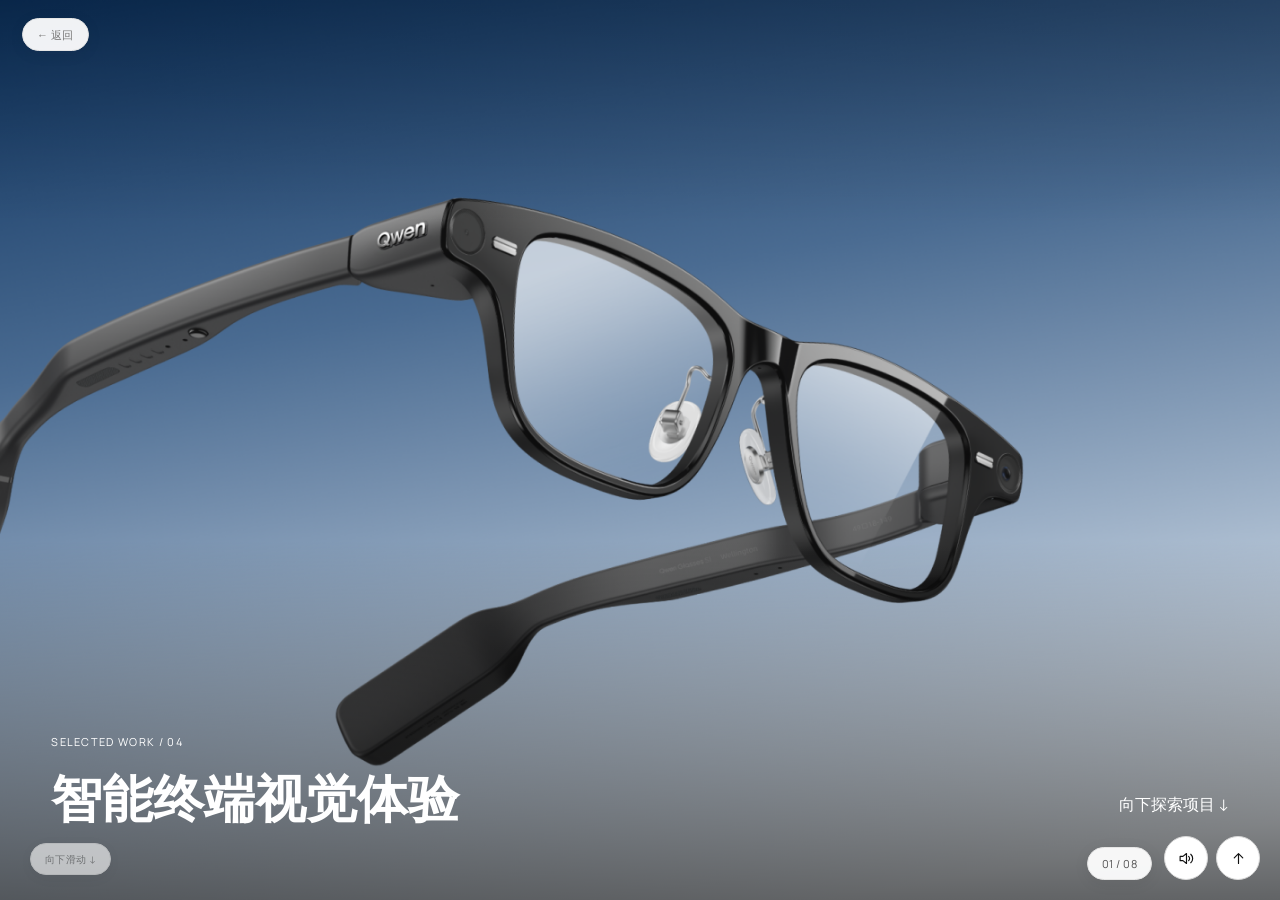
<file: work/smart-device-experience/index.html>
<!DOCTYPE html><html lang="zh-CN"><head><meta charSet="utf-8"/><meta name="viewport" content="width=device-width, initial-scale=1"/><link rel="preload" as="image" href="/images/smart-device-entry.png" fetchPriority="high"/><link rel="stylesheet" href="/_next/static/chunks/13oyzjyb423vo.css" data-precedence="next"/><link rel="stylesheet" href="/_next/static/chunks/3gu4ztoref1g_.css" data-precedence="next"/><link rel="stylesheet" href="/_next/static/chunks/0eny5p-c7rt2f.css" data-precedence="next"/><link rel="preload" as="script" fetchPriority="low" href="/_next/static/chunks/3jyhzpxx94deq.js"/><script src="/_next/static/chunks/2z4kbiih3hb9i.js" async=""></script><script src="/_next/static/chunks/12dm1de4eubwn.js" async=""></script><script src="/_next/static/chunks/3frr8k02-r-pg.js" async=""></script><script src="/_next/static/chunks/turbopack-3-ry682tkyiqk.js" async=""></script><script src="/_next/static/chunks/2buz72nby3mes.js" async=""></script><script src="/_next/static/chunks/0tg098pwsh7zr.js" async=""></script><script src="/_next/static/chunks/0mr2iznagk2hc.js" async=""></script><script src="/_next/static/chunks/2dzw9j6m43ang.js" async=""></script><title>智能终端视觉体验 — 张雪莹</title><meta name="description" content="雪莹的个人设计作品集。探索 AI 产品体验、AI 设计工作流、智能终端、商业产品与营销视觉。"/><meta name="robots" content="noindex, nofollow"/><link rel="icon" href="/icon.svg?icon.0491i68b3b_yx.svg" sizes="any" type="image/svg+xml"/><script src="/_next/static/chunks/0cz1d0mv5g_q7.js" noModule=""></script></head><body><div hidden=""><!--$--><!--/$--></div><a class="skip-link" href="#main">跳到主要内容</a><div class="work-media-reveal"><div class="case-reader cr-original cr-product cr-editorial-active" style="--cr-accent:#b6d6ab"><a class="cr-return" aria-label="返回作品集" href="/#work-smart-device-experience">← 返回</a><main id="main" class="cr-story-scroll" tabindex="0" aria-label="智能终端视觉体验项目"><section class="collection-cover" aria-label="智能终端视觉体验"><img src="/images/smart-device-entry.png" alt="智能终端视觉体验封面：蓝色背景中的千问 AI 眼镜" width="3308" height="2006" loading="eager" fetchPriority="high"/><div class="collection-cover-caption"><span>SELECTED WORK / <!-- -->04</span><h2>智能终端视觉体验</h2></div><button class="collection-cover-scroll" type="button">向下探索项目 ↓</button></section><section class="cr-story-page gls-page gls-page-1 gls-dark" id="glasses-cover" aria-labelledby="glasses-cover-title"><div class="gls-inner"><header class="gls-heading"><p class="gls-kicker">AI GLASSES / EMOTIONAL EXPERIENCE / GAZE INTERACTION<span>01<!-- --> / 08</span></p><h2 id="glasses-cover-title"><span aria-hidden="true">{ </span>AI 眼镜情感化视觉与眼动交互探索<span aria-hidden="true"> }</span></h2><p class="gls-lead">从单色显示到全彩空间，探索 AI 眼镜中的情绪表达与自然交互。</p></header><div class="gls-hero"><div><p class="gls-stage-label">概念预研 / 2026</p><div class="gls-copy"><p>智能眼镜的信息表达通常以功能反馈为主。在生日等具有情绪价值的场景中，探索如何利用眼镜贴近用户、即时出现的终端特性，将普通提醒转化为具有参与感和记忆点的情感化体验。</p></div><dl><dt>项目定位</dt><dd>智能硬件 / 情感化体验 / 3D 动效 / 眼动交互预研</dd><dt>我的职责</dt><dd>视觉概念探索、3D 场景设计、动效叙事、眼动交互方案设计及演示探索。</dd></dl></div><figure class="gls-media gls-video gls-large"><span>MOTION / MP4 · WEBM</span><div><i aria-hidden="true">▷</i><figcaption>全彩生日主视觉 / 3D 星球场景 / 生日动效视频</figcaption><small>待上传真实项目素材<!-- --> · 预留视频区域</small></div></figure></div></div></section><section class="cr-story-page gls-page gls-page-2" id="glasses-language" aria-labelledby="glasses-language-title"><div class="gls-inner"><header class="gls-heading"><p class="gls-kicker">DISPLAY CONSTRAINTS / VISUAL LANGUAGE<span>02<!-- --> / 08</span></p><h2 id="glasses-language-title"><span aria-hidden="true">{ </span>视觉语言探索：在显示限制中建立情绪感知<span aria-hidden="true"> }</span></h2><p class="gls-lead">当显示能力有限、真实环境持续变化时，情感化设计需要依靠更轻量的视觉语言。</p></header><div class="gls-language"><div class="gls-blocks"><article><h3>现实限制</h3><div class="gls-copy"><p><strong>01 单色显示</strong></p><p>有限的色彩表达难以直接依靠丰富颜色建立情绪。</p><p><strong>02 透明背景</strong></p><p>虚拟视觉需要与真实环境共存，不能过度干扰用户视野。</p><p><strong>03 小尺寸视野</strong></p><p>复杂图形和过多信息容易造成识别负担。</p></div></article><article><h3>设计策略</h3><div class="gls-copy"><p><strong>Brightness / 光影</strong></p><p>利用明暗变化建立视觉层级与状态反馈。</p><p><strong>Particle / 粒子</strong></p><p>通过聚散、数量与密度变化强化生命感和空间感。</p><p><strong>Motion / 轨迹</strong></p><p>利用运动路径建立方向感，引导用户理解视觉变化。</p><p><strong>设计结论</strong></p><p>在有限显示能力下，情绪表达不必依赖复杂视觉，而可以来自出现方式、变化节奏与空间关系。</p></div></article></div><div class="gls-experiments"><figure class="gls-media gls-video"><span>MOTION / MP4 · WEBM</span><div><i aria-hidden="true">▷</i><figcaption>单色光影测试</figcaption><small>待上传真实项目素材<!-- --> · 预留视频区域</small></div></figure><figure class="gls-media gls-video"><span>MOTION / MP4 · WEBM</span><div><i aria-hidden="true">▷</i><figcaption>绿色粒子动效</figcaption><small>待上传真实项目素材<!-- --> · 预留视频区域</small></div></figure><figure class="gls-media gls-video"><span>MOTION / MP4 · WEBM</span><div><i aria-hidden="true">▷</i><figcaption>轨道运动动效</figcaption><small>待上传真实项目素材<!-- --> · 预留视频区域</small></div></figure></div></div><p class="gls-conclusion">情绪表达可以来自出现方式、变化节奏与空间关系。</p></div></section><section class="cr-story-page gls-page gls-page-3" id="glasses-birthday" aria-labelledby="glasses-birthday-title"><div class="gls-inner"><header class="gls-heading"><p class="gls-kicker">BIRTHDAY / EMOTIONAL OPPORTUNITY<span>03<!-- --> / 08</span></p><h2 id="glasses-birthday-title"><span aria-hidden="true">{ </span>让一次生日提醒，成为值得期待的体验<span aria-hidden="true"> }</span></h2><p class="gls-lead">当系统识别到用户生日时，传统通知通常只能完成信息传递。我们希望利用眼镜贴近用户、即时出现的特性，让一次普通提醒成为具有惊喜感的生日体验。</p></header><figure class="gls-media gls-large"><span>VISUAL EXPLORATION</span><div><i aria-hidden="true">＋</i><figcaption>生日场景概念图</figcaption><small>待上传真实项目素材</small></div></figure><div class="gls-scenario"><div><span>传统提醒</span><p>系统告知用户今天是生日</p></div><b aria-hidden="true">→</b><div><span>情感化体验</span><p>逐步发现惊喜，主动参与生日仪式</p></div></div><div class="gls-blocks"><article><h3>从信息传递到情绪体验</h3><div class="gls-copy"><p><strong>传统提醒</strong></p><p>系统告知用户今天是生日。</p><p>↓</p><p><strong>情感化体验</strong></p><p>用户通过视觉探索、动态反馈与主动参与，逐步发现属于自己的生日惊喜。</p></div></article><article><h3>三个体验目标</h3><div class="gls-copy"><p><strong>建立期待</strong></p><p>通过渐进式视觉变化，让用户愿意继续观看。</p><p><strong>创造惊喜</strong></p><p>将抽象视觉逐步转化为可识别的生日意象。</p><p><strong>鼓励参与</strong></p><p>引入眼动交互，让用户从被动观看转向主动探索。</p><p><strong>核心设计命题</strong></p><p>如何让用户不只是“看到生日祝福”，而是“参与完成一次生日仪式”？</p></div></article></div><p class="gls-conclusion">如何让用户不只是看到生日祝福，而是参与完成一次生日仪式？</p></div></section><section class="cr-story-page gls-page gls-page-4" id="glasses-narrative" aria-labelledby="glasses-narrative-title"><div class="gls-inner"><header class="gls-heading"><p class="gls-kicker">VISUAL NARRATIVE / SIX STAGES<span>04<!-- --> / 08</span></p><h2 id="glasses-narrative-title"><span aria-hidden="true">{ </span>从星光到蛋糕：构建一场生日仪式<span aria-hidden="true"> }</span></h2><p class="gls-lead">以逐步展开的空间叙事，建立从未知、发现到惊喜的情绪递进。</p></header><ol class="gls-frames"><li><span>0<!-- -->1</span><figure class="gls-media"><span>VISUAL EXPLORATION</span><div><i aria-hidden="true">＋</i><figcaption>星光出现 · 真实 3D 关键帧</figcaption><small>待上传真实项目素材</small></div></figure></li><li><span>0<!-- -->2</span><figure class="gls-media"><span>VISUAL EXPLORATION</span><div><i aria-hidden="true">＋</i><figcaption>粒子聚集 · 真实 3D 关键帧</figcaption><small>待上传真实项目素材</small></div></figure></li><li><span>0<!-- -->3</span><figure class="gls-media"><span>VISUAL EXPLORATION</span><div><i aria-hidden="true">＋</i><figcaption>星球形成 · 真实 3D 关键帧</figcaption><small>待上传真实项目素材</small></div></figure></li><li><span>0<!-- -->4</span><figure class="gls-media"><span>VISUAL EXPLORATION</span><div><i aria-hidden="true">＋</i><figcaption>星轨进入 · 真实 3D 关键帧</figcaption><small>待上传真实项目素材</small></div></figure></li><li><span>0<!-- -->5</span><figure class="gls-media"><span>VISUAL EXPLORATION</span><div><i aria-hidden="true">＋</i><figcaption>年龄揭晓 · 真实 3D 关键帧</figcaption><small>待上传真实项目素材</small></div></figure></li><li><span>0<!-- -->6</span><figure class="gls-media"><span>VISUAL EXPLORATION</span><div><i aria-hidden="true">＋</i><figcaption>蛋糕出现 · 真实 3D 关键帧</figcaption><small>待上传真实项目素材</small></div></figure></li></ol><figure class="gls-media gls-video gls-large"><span>MOTION / MP4 · WEBM</span><div><i aria-hidden="true">▷</i><figcaption>完整生日仪式动效视频</figcaption><small>待上传真实项目素材<!-- --> · 预留视频区域</small></div></figure><p class="gls-conclusion">通过连续变化，让用户从未知、发现走向惊喜。</p></div></section><section class="cr-story-page gls-page gls-page-5" id="glasses-interaction" aria-labelledby="glasses-interaction-title"><div class="gls-inner"><header class="gls-heading"><p class="gls-kicker">GAZE INTERACTION / CONCEPT<span>05<!-- --> / 08</span></p><h2 id="glasses-interaction-title"><span aria-hidden="true">{ </span>从被动观看，到主动参与<span aria-hidden="true"> }</span></h2><p class="gls-lead">探索将自然注视行为转化为交互输入，让用户通过视线参与生日仪式。</p></header><p class="gls-stage-label">交互预研 · 不代表已完成眼动识别或技术验收</p><figure class="gls-media gls-large"><span>VISUAL EXPLORATION</span><div><i aria-hidden="true">＋</i><figcaption>大型眼动交互示意：注视小行星 → 跟随一圈 → 数字 +1</figcaption><small>待上传真实项目素材</small></div></figure><ol class="gls-gaze"><li><span>0<!-- -->1</span><h3>发现目标 / Discover</h3><b aria-hidden="true">→</b></li><li><span>0<!-- -->2</span><h3>视线跟随 / Follow</h3><b aria-hidden="true">→</b></li><li><span>0<!-- -->3</span><h3>完成触发 / Complete</h3><b aria-hidden="true">→</b></li><li><span>0<!-- -->4</span><h3>情绪回应 / Reward</h3></li></ol><figure class="gls-media gls-video"><span>MOTION / MP4 · WEBM</span><div><i aria-hidden="true">▷</i><figcaption>眼动交互 Demo / 小行星轨道关键帧 / 注视与触发反馈</figcaption><small>待上传真实项目素材<!-- --> · 预留视频区域</small></div></figure><div class="gls-blocks"><article><h3>交互概念</h3><div class="gls-copy"><p>用户注视轨道中的小行星，通过视线跟随完成一圈运动，触发数字变化与视觉回应。</p></div></article><article><h3>交互流程</h3><div class="gls-copy"><p><strong>01 发现目标 / Discover</strong></p><p>小行星出现在轨道中，引导用户注意。</p><p><strong>02 视线跟随 / Follow</strong></p><p>用户通过注视和视线移动参与轨道探索。</p><p><strong>03 完成触发 / Complete</strong></p><p>当满足预设的注视完成条件时，触发反馈。</p><p><strong>04 情绪回应 / Reward</strong></p><p>数字增加，配合视觉变化形成参与后的反馈。</p></div></article><article><h3>设计决策</h3><div class="gls-copy"><p><strong>让交互目标自然出现</strong></p><p>将可注视对象融入原有星球场景，而非增加独立操作控件。</p><p><strong>让参与过程可感知</strong></p><p>通过轨迹变化和动态反馈，帮助用户理解交互进度。</p><p><strong>让完成动作获得回应</strong></p><p>将数字变化与生日视觉结合，让交互结果成为仪式的一部分。</p></div></article></div></div></section><section class="cr-story-page gls-page gls-page-6" id="glasses-display" aria-labelledby="glasses-display-title"><div class="gls-inner"><header class="gls-heading"><p class="gls-kicker">MONOCHROME × FULL COLOR<span>06<!-- --> / 08</span></p><h2 id="glasses-display-title"><span aria-hidden="true">{ </span>同一种情绪，两种显示语言<span aria-hidden="true"> }</span></h2><p class="gls-lead">针对不同显示条件，探索如何通过不同视觉语言传达相同的生日情绪。</p></header><div class="gls-compare"><article><h3>Monochrome / 单色方案</h3><figure class="gls-media gls-video gls-large"><span>MOTION / MP4 · WEBM</span><div><i aria-hidden="true">▷</i><figcaption>单色完整动效：光影、轻量粒子与轨道</figcaption><small>待上传真实项目素材<!-- --> · 预留视频区域</small></div></figure><div class="gls-copy"><p>在有限色彩和显示空间中，通过光影、粒子与轨迹建立情绪感知。简洁符号，低干扰反馈。</p></div></article><article><h3>Full Color / 全彩方案</h3><figure class="gls-media gls-video gls-large"><span>MOTION / MP4 · WEBM</span><div><i aria-hidden="true">▷</i><figcaption>全彩完整动效：3D 星球、星轨与生日蛋糕</figcaption><small>待上传真实项目素材<!-- --> · 预留视频区域</small></div></figure><div class="gls-copy"><p>利用色彩、材质和空间层次建立更丰富的生日叙事，探索交互式视觉回应。</p></div></article></div><figure class="gls-media"><span>VISUAL EXPLORATION</span><div><i aria-hidden="true">＋</i><figcaption>相同场景在两种显示条件下的真实视觉对比</figcaption><small>待上传真实项目素材</small></div></figure><p class="gls-conclusion">两种方案是针对显示能力的体验表达探索，不是简单换色。</p></div></section><section class="cr-story-page gls-page gls-page-7" id="glasses-states" aria-labelledby="glasses-states-title"><div class="gls-inner"><header class="gls-heading"><p class="gls-kicker">INTERACTION STATES / TO VALIDATE<span>07<!-- --> / 08</span></p><h2 id="glasses-states-title"><span aria-hidden="true">{ </span>在有限视野内，建立清晰的交互反馈<span aria-hidden="true"> }</span></h2><p class="gls-lead">眼动交互不仅需要自然触发，还需要让用户理解当前状态，以及操作未完成时会发生什么。</p></header><div class="gls-state-grid"><article><figure class="gls-media"><span>VISUAL EXPLORATION</span><div><i aria-hidden="true">＋</i><figcaption>可发现 / Discoverable · 注视状态关键帧</figcaption><small>待上传真实项目素材</small></div></figure><h3>可发现 / Discoverable</h3><p>如何识别可注视对象？</p></article><article><figure class="gls-media"><span>VISUAL EXPLORATION</span><div><i aria-hidden="true">＋</i><figcaption>进行中 / In Progress · 注视状态关键帧</figcaption><small>待上传真实项目素材</small></div></figure><h3>进行中 / In Progress</h3><p>如何感知注视进度？</p></article><article><figure class="gls-media"><span>VISUAL EXPLORATION</span><div><i aria-hidden="true">＋</i><figcaption>已完成 / Completed · 注视状态关键帧</figcaption><small>待上传真实项目素材</small></div></figure><h3>已完成 / Completed</h3><p>如何明确触发结果并延续情绪？</p></article><article><figure class="gls-media"><span>VISUAL EXPLORATION</span><div><i aria-hidden="true">＋</i><figcaption>未完成 / Interrupted · 注视状态关键帧</figcaption><small>待上传真实项目素材</small></div></figure><h3>未完成 / Interrupted</h3><p>视线离开或中途退出后如何继续？</p></article></div><div class="gls-pending"><h3>待验证，不作为已实现能力</h3><ul><li>目标发现与轨道进度是否容易理解</li><li>注视触发条件是否稳定</li><li>视线离开后的重置与中断机制</li><li>语音等替代交互方式</li></ul></div><figure class="gls-media gls-video"><span>MOTION / MP4 · WEBM</span><div><i aria-hidden="true">▷</i><figcaption>交互反馈演示 / 中断状态示意 / 后续测试记录</figcaption><small>待上传真实项目素材<!-- --> · 预留视频区域</small></div></figure><p class="gls-conclusion">自然引导 · 及时反馈 · 允许中断</p></div></section><section class="cr-story-page gls-page gls-page-8" id="glasses-summary" aria-labelledby="glasses-summary-title"><div class="gls-inner"><header class="gls-heading"><p class="gls-kicker">OUTCOME / VISUAL &amp; INTERACTION EXPLORATION<span>08<!-- --> / 08</span></p><h2 id="glasses-summary-title"><span aria-hidden="true">{ </span>让 AI 眼镜不止提供信息，也能回应情绪<span aria-hidden="true"> }</span></h2><p class="gls-lead">本次预研从智能眼镜的显示特性出发，探索了单色与全彩两种视觉表达方式，并围绕生日场景建立从视觉叙事到主动参与的体验概念。</p></header><figure class="gls-media gls-large"><span>VISUAL EXPLORATION</span><div><i aria-hidden="true">＋</i><figcaption>最终全彩生日仪式画面：蛋糕 / 星球场景</figcaption><small>待上传真实项目素材</small></div></figure><div class="gls-blocks"><article><h3>设计产出</h3><div class="gls-copy"><p><strong>01 情感化视觉语言</strong></p><p>探索单色与全彩条件下的光影、粒子、空间和动态表达。</p><p><strong>02 生日仪式叙事</strong></p><p>建立从星光出现到蛋糕揭晓的连续视觉体验。</p><p><strong>03 自然交互探索</strong></p><p>提出基于视线跟随的生日互动机制，探索注视行为与情绪反馈的结合。</p></div></article><article><h3>项目阶段</h3><div class="gls-copy"><p><strong>概念预研 / Visual &amp; Interaction Exploration</strong></p><p>当前项目以视觉方案与交互概念探索为主，眼动技术实现和实际使用效果需根据后续 Demo 与测试结果验证。</p></div></article><article><h3>下一步验证方向</h3><div class="gls-copy"><p>- 完成可运行的眼动交互演示。
- 验证注视识别、反馈节奏与中断机制。
- 评估不同显示条件下的视觉清晰度与情绪体验。</p><p><strong>结束语</strong></p><p>从被动接收信息，到主动参与体验，探索 AI 眼镜作为情感化终端的更多可能。</p></div></article></div><figure class="gls-media gls-video"><span>MOTION / MP4 · WEBM</span><div><i aria-hidden="true">▷</i><figcaption>完整演示视频入口 · 待补真实 MP4 / WebM</figcaption><small>待上传真实项目素材<!-- --> · 预留视频区域</small></div></figure><p class="gls-conclusion">从被动接收信息，到主动参与体验，探索 AI 眼镜作为情感化终端的更多可能。</p><a class="gls-next" href="/work/in6-wallpaper/">继续浏览 · IN糖6 像素屏壁纸设计 ↓</a></div></section></main><div class="cr-scroll-caption" aria-hidden="true">向下滑动 ↓</div><div class="cr-page-position"><span>01<!-- --> / <!-- -->08</span></div><dialog class="cr-lightbox"><header><span></span><button type="button" aria-label="关闭作品大图">×</button></header></dialog></div><!--$--><!--/$--></div><div class="portfolio-controls"><audio src="/audio/Micro-Rhythms.m4a" preload="auto" loop=""></audio><button class="portfolio-sound" type="button" aria-label="背景音效" aria-pressed="false" title="开启背景音效"><svg viewBox="0 0 24 24" width="17" height="17" fill="none" stroke="currentColor" stroke-width="1.65" stroke-linecap="round" stroke-linejoin="round" aria-hidden="true"><path d="M3 9h4l5-4v14l-5-4H3z"></path><path d="m16 10 5 5m0-5-5 5"></path></svg></button><button class="portfolio-back-top" type="button" aria-label="回到顶部" title="回到顶部"><svg width="17" height="17" viewBox="0 0 24 24" fill="none" stroke="currentColor" stroke-width="1.65" stroke-linecap="round" stroke-linejoin="round" aria-hidden="true"><path d="M12 19V5m-6 6 6-6 6 6"></path></svg></button></div><script id="_R_">(globalThis["TURBOPACK"] || (globalThis["TURBOPACK"] = [])).push({"otherChunks":["static/chunks/3jyhzpxx94deq.js","static/chunks/2z4kbiih3hb9i.js","static/chunks/12dm1de4eubwn.js","static/chunks/3frr8k02-r-pg.js"],"runtimeModuleIds":[47975]});</script><script src="/_next/static/chunks/3jyhzpxx94deq.js" async=""></script><script>(self.__next_f=self.__next_f||[]).push([0])</script><script>self.__next_f.push([1,"1:\"$Sreact.fragment\"\n2:\"/_next/static/chunks/2buz72nby3mes.js\"\n3:I[97363,[\"$2\"],\"default\"]\n4:I[46305,[\"$2\"],\"default\"]\n5:\"/_next/static/chunks/0tg098pwsh7zr.js\"\n6:\"/_next/static/chunks/0mr2iznagk2hc.js\"\n7:\"/_next/static/chunks/2dzw9j6m43ang.js\"\n8:I[51196,[\"$2\",\"$5\",\"$6\",\"$7\"],\"\"]\n9:I[22098,[\"$2\"],\"PortfolioSound\"]\na:\"PortfolioReturnTransition\"\nb:I[41110,[\"$2\"],\"$a\"]\nd:I[63317,[\"$2\",\"$5\"],\"WorkMediaReveal\"]\n12:I[43648,[\"$2\"],\"OutletBoundary\"]\n13:\"$Sreact.suspense\"\n15:\"ViewportBoundary\"\n16:I[43648,[\"$2\"],\"$15\"]\n18:\"MetadataBoundary\"\n19:I[43648,[\"$2\"],\"$18\"]\n1b:I[4412,[\"$2\"],\"default\",1]\n:HL[\"/_next/static/chunks/13oyzjyb423vo.css\",\"style\"]\n:HL[\"/_next/static/chunks/3gu4ztoref1g_.css\",\"style\"]\n:HL[\"/_next/static/chunks/0eny5p-c7rt2f.css\",\"style\"]\nf:X\n10:[[\"children\",{\"s\":\"__PAGE__\",\"h\":512,\"d\":{\"r\":[\"$\",\"$1\",\"c\",{\"children\":[\"$L11\",[[\"$\",\"link\",\"0\",{\"rel\":\"stylesheet\",\"href\":\"/_next/static/chunks/3gu4ztoref1g_.css\",\"precedence\":\"next\",\"crossOrigin\":\"$undefined\",\"nonce\":\"$undefined\"}],[\"$\",\"link\",\"1\",{\"rel\":\"stylesheet\",\"href\":\"/_next/static/chunks/0eny5p-c7rt2f.css\",\"precedence\":\"next\",\"crossOrigin\":\"$undefined\",\"nonce\":\"$undefined\"}],[\"$\",\"script\",\"script-0\",{\"src\":\"/_next/static/chunks/0mr2iznagk2hc.js\",\"async\":true,\"nonce\":\"$undefined\"}],[\"$\",\"script\",\"script-1\",{\"src\":\"/_next/static/chunks/2dzw9j6m43ang.js\",\"async\":true,\"nonce\":\"$undefined\"}]],[\"$\",\"$L12\",null,{\"children\":[\"$\",\"$13\",null,{\"name\":\"Next.MetadataOutlet\",\"children\":\"$@14\"}]}]]}],\"p\":false,\"v\":null}}]]\ne:[[\"children\",{\"s\":{\"n\":\"slug\",\"t\":\"d\",\"k\":\"smart-device-experience\",\"s\":[]},\"h\":66048,\"d\":{\"r\":[\"$\",\"$1\",\"c\",{\"children\":[null,[\"$\",\"$L3\",null,{\"parallelRouterKey\":\"children\",\"error\":\"$undefined\",\"errorStyles\":\"$undefined\",\"errorScripts\":\"$undefined\",\"template\":[\"$\",\"$L4\",null,{}],\"templateStyles\":\"$undefined\",\"templateScripts\":\"$undefined\",\"notFound\":\"$undefined\",\"forbidden\":\"$undefined\",\"unauthorized\":\"$undefined\"}]]}],\"p\":false,\"v\":\"$f\"},\"c\":\"$Q10\"}]]\nc:[[\"children\",{\"s\":\"work\",\"h\":131584,\"d\":{\"r\":[\"$\",\"$1\",\"c\",{\"children\":[[[\"$\",\"script\",\"script-0\",{\"src\":\"/_next/static/chunks/0tg098pwsh7zr.js\",\"async\":true,\"nonce\":\"$undefined\"}]],[\"$\",\"$Ld\",null,{\"children\":[\"$\",\"$L3\",null,{\"parallelRouterKey\":\"children\",\"error\":\"$undefined\",\"errorStyles\":\"$undefined\",\"errorScripts\":\"$undefined\",\"template\":[\"$\",\"$L4\",null,{}],\"templateStyles\":\"$undefined\",\"templateScripts\":\"$undefined\",\"notFound\":\"$undefined\",\"forbidden\":\"$undefined\",\"unauthorized\":\"$undefined\"}]}]]}],\"p\":false,\"v\":null},\"c\":\"$Qe\"}]]\n0:{\"P\":null,\"c\":[\"\",\"work\",\"smart-device-experience\",\"\"],\"q\":\"\",\"i\":false,\"t\":{\"t\":{\"s\":\"\",\"h\":131600,\"d\":{\"r\":[\"$\",\"$1\",\"c\",{\"children\":[[[\"$\",\"link\",\"0\",{\"rel\":\"stylesheet\",\"href\":\"/_next/static/chunks/13oyzjyb423vo.css\",\"precedence\":\"next\",\"crossOrigin\":\"$undefined\",\"nonce\":\"$undefined\"}],[\"$\",\"script\",\"script-0\",{\"src\":\"/_next/static/chunks/2buz72nby3mes.js\",\"async\":true,\"nonce\":\"$undefined\"}]],[\"$\",\"html\",null,{\"lang\":\"zh-CN\",\"children\":[\"$\",\"body\",null,{\"children\":[[\"$\",\"a\",null,{\"className\":\"skip-link\",\"href\":\"#main\",\"children\":\"跳到主要内容\"}],[\"$\",\"$L3\",null,{\"parallelRouterKey\":\"children\",\"error\":\"$undefined\",\"errorStyles\":\"$undefined\",\"errorScripts\":\"$undefined\",\"template\":[\"$\",\"$L4\",null,{}],\"templateStyles\":\"$undefined\",\"templateScripts\":\"$undefined\",\"notFound\":[[\"$\",\"main\",null,{\"className\":\"not-found\",\"children\":[[\"$\",\"span\",null,{\"children\":\"404 / NOT FOUND\"}],[\"$\",\"h1\",null,{\"children\":\"A little off track.\"}],[\"$\",\"p\",null,{\"children\":\"这个页面还不存在，回到作品集继续浏览。\"}],[\"$\",\"$L8\",null,{\"href\":\"/\",\"children\":\"返回首页 ↗\"}]]}],[]],\"forbidden\":\"$undefined\",\"unauthorized\":\"$undefined\"}],[\"$\",\"$L9\",null,{}],[\"$\",\"$Lb\",null,{}]]}]}]]}],\"p\":false,\"v\":null},\"c\":\"$Qc\"},\"h\":{\"r\":[\"$\",\"$1\",\"h\",{\"children\":[null,[\"$\",\"$L16\",null,{\"children\":\"$L17\"}],[\"$\",\"$L19\",null,{\"children\":[[\"$\",\"div\",null,{\"hidden\":true,\"children\":[\"$\",\"$13\",null,{\"name\":\"Next.Metadata\",\"children\":\"$L1a\"}]}],null]}],null]}],\"p\":false,\"v\":null}},\"m\":\"$undefined\",\"G\":[\"$1b\",[[\"$\",\"link\",\"0\",{\"rel\":\"stylesheet\",\"href\":\"/_next/static/chunks/13oyzjyb423vo.css\",\"precedence\":\"next\",\"crossOrigin\":\"$undefined\",\"nonce\":\"$undefined\"}]]],\"S\":true,\"r\":\"$undefined\",\"s\":\"$undefined\",\"a\":\"$undefined\",\"l\":\"$undefined\",\"p\":\"$undefined\",\"d\":\"$undefined\",\"b\":\"2q94esDCt-y8xamxPgsl7\"}\n1c:I[47158,[\"$2\",\"$5\",\"$6\",\"$7\"],\"CaseReader\"]\nf:C\n11:[[\"$\",\"$L1c\",\"smart-device-experience\",{\"study\":{\"slug\":\"smart-device-experience\",\"title\":\"IN糖6 像素屏壁纸设计\",\"category\":\"智能终端视觉体验\",\"number\":\"03\",\"accent\":\"#b6d6ab\",\"screens\":[{\"id\":\"in6-cover\",\"nav\":\"项目概览\",\"chapter\":\"项目概览\",\"title\":\"心随屏转，互动无限。\",\"summary\":\"为天猫精灵 IN糖6 智能音箱设计像素屏壁纸，在有限的点阵显示能力中，建立可视化、情感化与趣味化的交互体验。\",\"layout\":\"intro\",\"media\":[{\"src\":\"/images/cases/in6-hero.webp\",\"alt\":\"IN糖6 智能音箱与点阵屏\",\"caption\":\"IN糖6 智能音箱与点阵屏\",\"format\":\"wide\"}],\"notes\":[{\"title\":\"项目载体\",\"body\":\"天猫精灵 IN糖6 智能音箱\"},{\"title\":\"内容范围\",\"body\":\"节日与节气静态壁纸、日常趣味动态壁纸\"},{\"title\":\"设计方向\",\"body\":\"情感表达、品牌辨识与日常陪伴\"}]},{\"id\":\"in6-overview\",\"nav\":\"定位与职责\",\"chapter\":\"项目概述\",\"title\":\"把点阵屏，变成有温度的日常表达。\",\"summary\":\"IN糖6 是阿里巴巴推出的新一代智能音箱，其标志性的高分辨率点阵屏是区别于竞品的核心亮点，面向年轻用户建立可视化、情感化、趣味化的体验。\",\"layout\":\"cards\",\"notes\":[{\"title\":\"项目目标\",\"body\":\"设计覆盖全年重要节日与节气的静态壁纸，以及日常使用的动态趣味壁纸，提升产品情感价值、品牌辨识度与用户粘性。\"},{\"title\":\"静态壁纸职责\",\"body\":\"主导节日、节气壁纸的全流程设计，涵盖草图、像素绘制及适配优化。\"},{\"title\":\"动态壁纸职责\",\"body\":\"负责创意构思、动画设计、节奏把控，并协调技术可行性。\"}]},{\"id\":\"in6-goals\",\"nav\":\"设计目标\",\"chapter\":\"项目概述\",\"title\":\"在技术限制中，创造清晰而有趣的体验。\",\"layout\":\"cards\",\"notes\":[{\"title\":\"克服限制，创造美感\",\"body\":\"在超低分辨率、有限色彩与帧数的约束下，探索点阵的表现力，设计清晰、美观的视觉。\"},{\"title\":\"传递情感与文化\",\"body\":\"通过抽象视觉符号引发共鸣，确保文化表达准确，增强产品的情感陪伴属性。\"},{\"title\":\"提升用户体验\",\"body\":\"信息清晰可辨，动画流畅自然，在日常使用中创造愉悦感和惊喜感。\"},{\"title\":\"技术可行性\",\"body\":\"确保静态与动态设计均能在音箱上高效实现，并稳定运行。\"}]},{\"id\":\"in6-constraints\",\"nav\":\"点阵显示规范\",\"chapter\":\"像素视觉体系\",\"title\":\"221 个灯柱，也能表达丰富情绪。\",\"summary\":\"通过连续壁纸上新，持续提升存量产品热度。主题覆盖功能、节日与节气、趣味 GIF、交通工具和动物等。\",\"layout\":\"cards\",\"stats\":[{\"value\":\"221\",\"label\":\"个点阵灯柱\"},{\"value\":\"#FFFFFF\",\"label\":\"高亮层级\"},{\"value\":\"#808080\",\"label\":\"最低亮度参考\"}],\"notes\":[{\"title\":\"避开静音键\",\"body\":\"在设计像素图案时，避开点阵屏顶部的静音键区域。\"},{\"title\":\"以亮度建立层次\",\"body\":\"通过调整灯柱亮度梯度表现图案，最低亮度不低于 #808080。\"},{\"title\":\"适配真实设备\",\"body\":\"兼顾图案识别度、设备显示特性与硬件运行限制。\"}]},{\"id\":\"in6-wallpapers\",\"nav\":\"节气壁纸\",\"chapter\":\"像素视觉体系\",\"title\":\"把自然的细微变化，留在屏幕上。\",\"summary\":\"以花卉为节气视觉语言，通过点阵排列与亮度层次，呈现 24 款清晰可辨的自然图案。\",\"layout\":\"gallery\",\"special\":\"season\"},{\"id\":\"in6-holidays\",\"nav\":\"节日壁纸\",\"chapter\":\"像素视觉体系\",\"title\":\"用像素符号，记录值得庆祝的时刻。\",\"summary\":\"从节日文化、日常祝福与主题场景出发，保持小尺寸下的可辨识性与情绪表达。\",\"layout\":\"gallery\",\"special\":\"holiday\"},{\"id\":\"in6-motion\",\"nav\":\"趣味动态壁纸\",\"chapter\":\"动效与反馈\",\"title\":\"让静态点阵，拥有自己的节奏。\",\"summary\":\"旋转地球、火苗、泡泡、鱼吃食、水母与万花筒。六款像素动效，在设备点阵屏上呈现不同的运动节奏。\",\"layout\":\"gallery\",\"special\":\"wallpapers\"},{\"id\":\"in6-feedback\",\"nav\":\"上新与传播反馈\",\"chapter\":\"动效与反馈\",\"title\":\"持续上新，让存量产品保持新鲜。\",\"summary\":\"通过节日、节气及日常趣味壁纸持续上新，获得业务与用户的积极反馈。\",\"layout\":\"gallery\",\"stats\":[{\"value\":\"35+\",\"label\":\"累计上新壁纸\"},{\"value\":\"5+\",\"label\":\"平均每月上新\"},{\"value\":\"400w+\",\"label\":\"微博与小红书累计 UV\"}],\"media\":[{\"src\":\"/images/cases/in6-feedback-1.webp\",\"alt\":\"元宵节壁纸传播展示\",\"caption\":\"元宵节壁纸传播展示\",\"format\":\"wide\"},{\"src\":\"/images/cases/in6-feedback-2.webp\",\"alt\":\"节气主题壁纸传播展示\",\"caption\":\"节气主题壁纸传播展示\",\"format\":\"wide\"},{\"src\":\"/images/cases/in6-feedback-3.webp\",\"alt\":\"花卉壁纸传播展示\",\"caption\":\"花卉壁纸传播展示\",\"format\":\"wide\"}],\"footer\":\"数据沿用原项目成果记录。\"},{\"id\":\"in6-features\",\"nav\":\"功能展示\",\"chapter\":\"动效与反馈\",\"title\":\"从趣味陪伴，延伸到日常功能。\",\"summary\":\"温湿度智控、声纹识别、声音博物馆 2.0、日程管理、白噪音专区和月相小夜灯。\",\"layout\":\"gallery\",\"special\":\"features\"}]},\"next\":{\"slug\":\"in6-wallpaper\",\"titleZh\":\"IN糖6 像素屏设计\"}}]]\n17:[[\"$\",\"meta\",\"0\",{\"charSet\":\"utf-8\"}],[\"$\",\"meta\",\"1\",{\"name\":\"viewport\",\"content\":\"width=device-width, initial-scale=1\"}]]\n1d:I[28035,[\"$2\"],\"IconMark\"]\n14:null\n1a:[[\"$\",\"title\",\"0\",{\"children\":\"智能终端视觉体验 — 张雪莹\"}],[\"$\",\"meta\",\"1\",{\"name\":\"description\",\"content\":\"雪莹的个人设计作品集。探索 AI 产品体验、AI 设计工作流、智能终端、商业产品与营销视觉。\"}],[\"$\",\"meta\",\"2\",{\"name\":\"robots\",\"content\":\"noindex, nofollow\"}],[\"$\",\"link\",\"3\",{\"rel\":\"icon\",\"href\":\"/icon.svg?icon.0491i68b3b_yx.svg\",\"sizes\":\"any\",\"type\":\"image/svg+xml\"}],[\"$\",\"$L1d\",\"4\",{}]]\n"])</script></body></html>
</file>
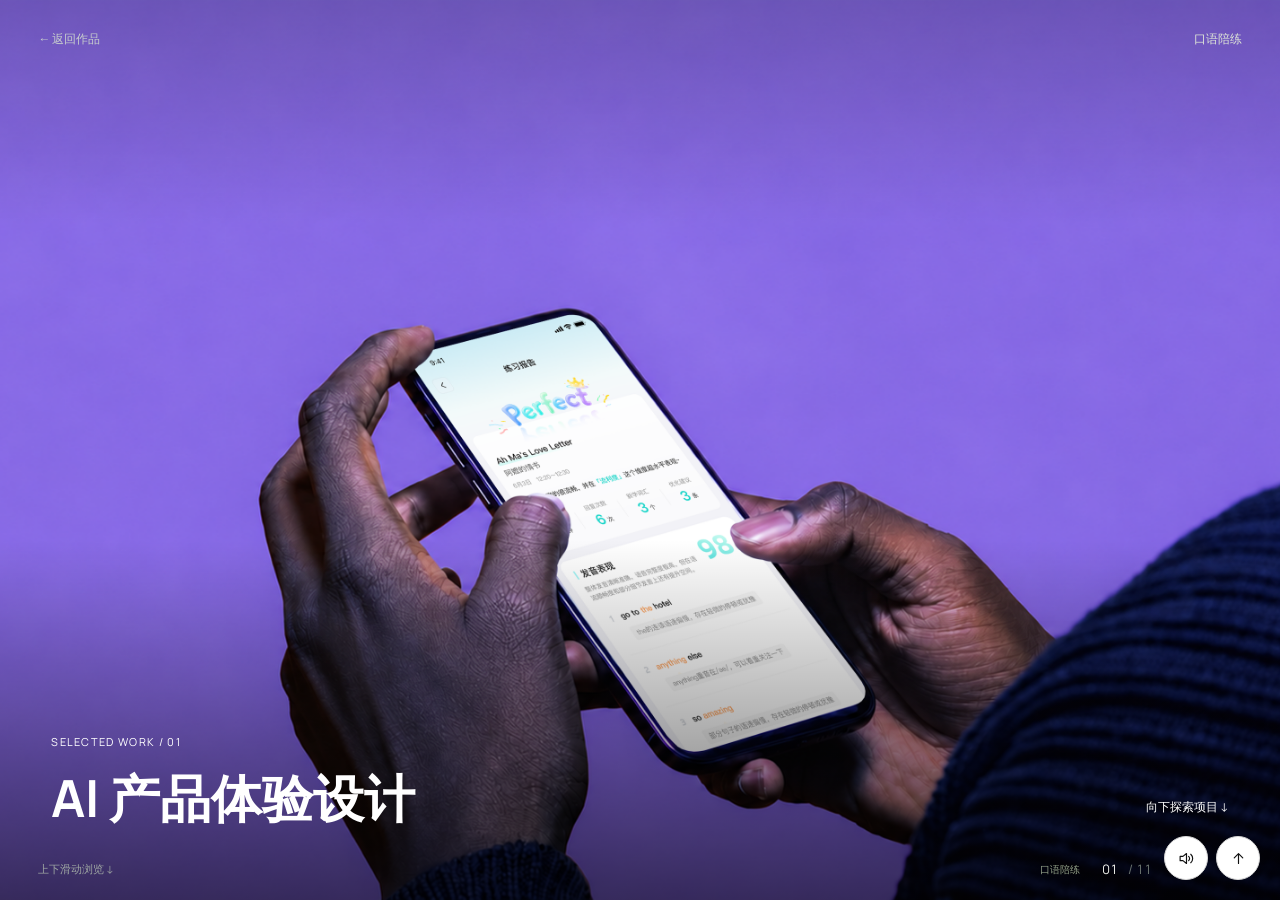
<file: work/ai-product-experience/speaking/index.html>
<!DOCTYPE html><html lang="zh-CN"><head><meta charSet="utf-8"/><meta name="viewport" content="width=device-width, initial-scale=1"/><link rel="preload" as="image" href="/images/ai-product-entry.png" fetchPriority="high"/><link rel="stylesheet" href="/_next/static/chunks/13oyzjyb423vo.css" data-precedence="next"/><link rel="stylesheet" href="/_next/static/chunks/3gu4ztoref1g_.css" data-precedence="next"/><link rel="preload" as="script" fetchPriority="low" href="/_next/static/chunks/3jyhzpxx94deq.js"/><script src="/_next/static/chunks/2z4kbiih3hb9i.js" async=""></script><script src="/_next/static/chunks/12dm1de4eubwn.js" async=""></script><script src="/_next/static/chunks/3frr8k02-r-pg.js" async=""></script><script src="/_next/static/chunks/turbopack-3-ry682tkyiqk.js" async=""></script><script src="/_next/static/chunks/2buz72nby3mes.js" async=""></script><script src="/_next/static/chunks/0r1knp_adb3zi.js" async=""></script><script src="/_next/static/chunks/0tg098pwsh7zr.js" async=""></script><script src="/_next/static/chunks/0mr2iznagk2hc.js" async=""></script><title>AI 产品体验设计 — 张雪莹</title><meta name="description" content="雪莹的个人设计作品集。探索 AI 产品体验、AI 设计工作流、智能终端、商业产品与营销视觉。"/><meta name="robots" content="noindex, nofollow"/><link rel="icon" href="/icon.svg?icon.0491i68b3b_yx.svg" sizes="any" type="image/svg+xml"/><script src="/_next/static/chunks/0cz1d0mv5g_q7.js" noModule=""></script></head><body><div hidden=""><!--$--><!--/$--></div><a class="skip-link" href="#main">跳到主要内容</a><div class="work-media-reveal"><div class="workflow-case speaking-case album-case product-case case-editorial"><header class="wf-topbar product-topbar"><a href="/#work-ai-product-experience">← 返回作品</a><nav aria-label="AI产品项目"><a href="#speaking-cover" aria-current="location">口语陪练</a></nav></header><main id="main" class="wf-scroll aa-scroll product-scroll" tabindex="0" aria-label="AI产品体验设计项目合集"><section class="collection-cover" aria-label="AI 产品体验设计"><img src="/images/ai-product-entry.png" alt="AI 产品体验设计封面：紫色背景下使用 AI 口语陪练的手机场景" width="3094" height="2006" loading="eager" fetchPriority="high"/><div class="collection-cover-caption"><span>SELECTED WORK / <!-- -->01</span><h2>AI 产品体验设计</h2></div><button class="collection-cover-scroll" type="button">向下探索项目 ↓</button></section><section id="speaking-cover" class="wf-page sp-page ss-page ss-page-1" aria-labelledby="speaking-cover-title"><span id="speaking-overview" class="ss-anchor"></span><div class="wf-content sp-content ss-content"><header class="wf-heading"><p class="wf-eyebrow"><span>AI Product / Smart Wearable / UI Experience / 2026</span><span>01<!-- --> / 11</span></p><h2 id="speaking-cover-title">让练口语有「陪伴感」与「成就感」</h2></header><figure class="ss-media ss-hero"><span>DESIGN PREVIEW</span><div><i aria-hidden="true">＋</i><figcaption>项目 Hero 主视觉：眼镜练习界面 × App 阵地页 × Perfect 报告</figcaption><small>高清设计素材待补充</small></div></figure><div class="ss-overview"><div class="ss-blocks"><article><span class="ss-order">01</span><h3>项目简介</h3><div class="ss-copy"><p>作为千问 AI 眼镜与 AI 耳机的重要功能场景，口语陪练将 AI 对话能力融入随身设备，让用户能够随时开启口语交流，并通过练习反馈与学习报告回顾每一次表达。</p><p>本项目围绕练习入口、对话体验衔接与鼓励式报告，探索如何通过视觉设计建立更自然、更积极的语言练习体验。</p></div></article><article><span class="ss-order">02</span><h3>项目目标</h3><div class="ss-copy"><p>将 AI 口语能力从一次性的功能体验，转化为具有持续使用价值的学习场景。</p></div></article><article><span class="ss-order">03</span><h3>我的职责</h3><div class="ss-copy"><p>- App 练习入口与阵地页视觉设计
- 练习报告的信息表达与视觉设计
- 报告等级、动态内容及异常状态遍历
- 跨端视觉衔接与交互细节完善
- AI 辅助交互演示</p></div></article></div></div></div></section><section id="speaking-context" class="wf-page sp-page ss-page ss-page-2" aria-labelledby="speaking-context-title"><div class="wf-content sp-content ss-content"><header class="wf-heading"><p class="wf-eyebrow"><span>USER INSIGHT / OPPORTUNITY</span><span>02<!-- --> / 11</span></p><h2 id="speaking-context-title">为什么在 AI 穿戴设备上做口语陪练？</h2><div class="wf-intro"><div class="ss-copy"><p>口语练习是一种需要反复开口、持续投入的学习行为，而 AI 穿戴设备具备随身佩戴、语音交互与即时响应的特点，为语言练习提供了更自然的使用场景。</p></div></div></header><div class="wf-columns wf-columns-3 sp-insights"><article class="wf-column"><h3>01 明确的用户需求</h3><div class="sp-facts"><div><strong>95%</strong><p>AI耳机目标用户有口语练习经历或意愿</p></div><div><strong>68%</strong><p>已购买AI耳机用户正在练习口语</p></div></div></article><article class="wf-column"><h3>02 高频且持续的行为</h3><div class="sp-facts"><div><strong>15–60 min</strong><p>7成以上用户的集中练习时长</p></div></div><p>口语练习具有持续投入的行为特点，与耳机随身佩戴的使用方式具有场景契合度。</p></article><article class="wf-column"><h3>03 清晰的核心人群</h3><div class="sp-facts"><div><strong>80% 女性</strong><p>74% 集中在 25–35 岁</p></div></div><p>主要需求包括个人兴趣、自我提升与职场使用。</p></article></div><p class="ss-caption">数据沿用项目原有用户调研材料；不代表本次设计产生的业务结果。</p><div class="ss-copy"><p><strong>口语陪练不是单纯展示 AI 能力，而是回应目标用户已经存在的真实练习需求。</strong></p></div></div></section><section id="speaking-needs" class="wf-page sp-page ss-page ss-page-3" aria-labelledby="speaking-needs-title"><div class="wf-content sp-content ss-content"><header class="wf-heading"><p class="wf-eyebrow"><span>EXPERIENCE STRATEGY</span><span>03<!-- --> / 11</span></p><h2 id="speaking-needs-title">从「能练口语」到「愿意继续练」</h2><div class="wf-intro"><div class="ss-copy"><p>对于口语学习者而言，练习的价值不仅是完成一次对话，更在于进入真实交流状态、理解自己的表现，并逐渐建立继续开口的信心。</p><p>围绕这一体验目标，我将视觉设计重点归纳为三个方向。</p></div></div></header><div class="ss-strategies"><article><span aria-hidden="true">◉</span><h3>01｜沉浸感</h3><div class="ss-copy"><p><strong>让我自然进入练习</strong></p><p>减少非必要的界面干扰，让注意力集中在对话内容与语言表达上。</p><p>设计关键词：</p><p>真实场景 / 聚焦对话 / 减少干扰</p></div></article><article><span aria-hidden="true">✦</span><h3>02｜惊喜感</h3><div class="ss-copy"><p><strong>让我感受到练习的收获</strong></p><p>让练习结果不再只是冷冰冰的数据，通过正向反馈和视觉表达强化完成练习后的积极感受。</p><p>设计关键词：</p><p>结果反馈 / 情绪回应 / 视觉激励</p></div></article><article><span aria-hidden="true">↻</span><h3>03｜继续感</h3><div class="ss-copy"><p><strong>让我知道下一步如何进步</strong></p><p>通过明确的问题反馈与改进建议，帮助用户理解练习表现，为后续练习提供参考。</p><p>设计关键词：</p><p>问题定位 / 正向激励 / 再次练习</p></div></article></div><div class="ss-takeaway"><div class="ss-copy"><p><strong>视觉设计从「呈现 AI 能力」，转向「建立支持持续练习的正反馈」。</strong></p></div></div></div></section><section id="speaking-journey" class="wf-page sp-page ss-page ss-page-4" aria-labelledby="speaking-journey-title"><div class="wf-content sp-content ss-content"><header class="wf-heading"><p class="wf-eyebrow"><span>EXPERIENCE FRAMEWORK</span><span>04<!-- --> / 11</span></p><h2 id="speaking-journey-title">把「练习—反馈—继续」串成完整体验</h2><div class="wf-intro"><div class="ss-copy"><p>基于既定的产品功能与交互框架，从视觉体验层梳理练习前、练习中、练习后的信息重点，让不同阶段形成连续而清晰的体验节奏。</p></div></div></header><div class="ss-journey"><div class="ss-blocks"><article><span class="ss-order">01</span><h3>BEFORE｜建立期待</h3><div class="ss-copy"><p><strong>让用户快速进入练习状态</strong></p><p>关键体验：</p><p>设备入口 → 练习阵地 → 水平选择 → 开始对话</p><p>视觉设计重点：</p><p>突出主要操作、降低选择成本、明确当前练习目标。</p></div></article><article><span class="ss-order">02</span><h3>DURING｜保持沉浸</h3><div class="ss-copy"><p><strong>让注意力持续停留在对话本身</strong></p><p>关键体验：</p><p>AI 发起对话 → 用户表达 → AI 回复 → 即时反馈</p><p>视觉设计重点：</p><p>清晰区分对话角色，弱化非必要信息，保持操作反馈可感知。</p></div></article><article><span class="ss-order">03</span><h3>AFTER｜建立正向反馈</h3><div class="ss-copy"><p><strong>让用户理解本次收获，并找到改进方向</strong></p><p>关键体验：</p><p>完成练习 → 查看报告 → 理解表现 → 获取建议</p><p>视觉设计重点：</p><p>先建立完成感，再呈现表现与具体问题。</p></div></article></div></div><figure class="ss-media "><span>DESIGN PREVIEW</span><div><i aria-hidden="true">＋</i><figcaption>跨设备完整体验流程</figcaption><small>高清设计素材待补充</small></div></figure><p class="ss-caption">基于既定产品功能与团队交互框架，从视觉体验层梳理；不将完整交互架构归于个人独立设计。</p></div></section><section id="speaking-practice" class="wf-page sp-page ss-page ss-page-5" aria-labelledby="speaking-practice-title"><div class="wf-content sp-content ss-content"><header class="wf-heading"><p class="wf-eyebrow"><span>SOLUTION 01 / PRACTICE EXPERIENCE</span><span>05<!-- --> / 11</span></p><h2 id="speaking-practice-title">让开始练习更轻松，让对话成为视觉中心</h2><div class="wf-intro"><div class="ss-copy"><p>围绕进入练习和沉浸式交流两个关键节点，明确操作入口、练习状态与内容层级，让用户能够自然开始并专注于对话。</p></div></div></header><div class="ss-practice-layout"><figure class="ss-media ss-phone"><span>DESIGN PREVIEW</span><div><i aria-hidden="true">＋</i><figcaption>App 阵地页高清图</figcaption><small>高清设计素材待补充</small></div></figure><div><figure class="ss-media "><span>DESIGN PREVIEW</span><div><i aria-hidden="true">＋</i><figcaption>五档水平选择</figcaption><small>高清设计素材待补充</small></div></figure><figure class="ss-media "><span>DESIGN PREVIEW</span><div><i aria-hidden="true">＋</i><figcaption>练习入口、状态区分与局部细节</figcaption><small>高清设计素材待补充</small></div></figure></div></div><div class="ss-decisions"><div class="ss-blocks"><article><span class="ss-order">01</span><h3>设计决策 01｜突出主要练习入口</h3><div class="ss-copy"><p>将「开始聊天练习」作为阵地页的主要操作，配合 AI 引导文案，建立清晰的操作预期。</p></div></article><article><span class="ss-order">02</span><h3>设计决策 02｜让练习水平可选择</h3><div class="ss-copy"><p>通过五档口语水平选项，让用户根据自身能力选择练习模式。</p><p>通过等级名称、简短说明与选中状态区分不同水平。</p></div></article><article><span class="ss-order">03</span><h3>设计决策 03｜让练习状态清晰可见</h3><div class="ss-copy"><p>在阵地页区分历史报告、当前练习与报告生成状态，减少不同任务之间的信息混淆。</p></div></article><article><span class="ss-order">04</span><h3>设计决策 04｜降低对话界面的视觉干扰</h3><div class="ss-copy"><p>通过清晰的消息气泡、AI 回复状态与底部结束操作，保持对话过程的简洁与可感知。</p></div></article></div></div><div class="ss-cross-device"><figure class="ss-media "><span>DESIGN PREVIEW</span><div><i aria-hidden="true">＋</i><figcaption>沉浸式对话流</figcaption><small>高清设计素材待补充</small></div></figure><figure class="ss-media "><span>DESIGN PREVIEW</span><div><i aria-hidden="true">＋</i><figcaption>眼镜端练习界面</figcaption><small>高清设计素材待补充</small></div></figure></div><p class="ss-caption">对话流由团队协作完成，作为跨端场景衔接展示；个人职责聚焦入口、阵地页、报告及视觉衔接。</p></div></section><section id="speaking-report" class="wf-page sp-page ss-page ss-page-6" aria-labelledby="speaking-report-title"><div class="wf-content sp-content ss-content"><header class="wf-heading"><p class="wf-eyebrow"><span>SOLUTION 02 / FEEDBACK STRUCTURE</span><span>06<!-- --> / 11</span></p><h2 id="speaking-report-title">练习报告：让用户先感受到结果，再理解问题</h2><div class="wf-intro"><div class="ss-copy"><p>一次练习会同时产生整体表现、发音反馈、新学词汇和表达优化等多维信息。如果将这些内容平铺展示，用户需要自行判断重点。</p><p>因此，我将报告组织为三个递进的信息层级。</p></div></div></header><div class="ss-report-layout"><figure class="ss-media ss-report"><span>DESIGN PREVIEW</span><div><i aria-hidden="true">＋</i><figcaption>完整练习报告 · 三级信息层级标注</figcaption><small>高清设计素材待补充</small></div></figure><div class="ss-report-levels"><div class="ss-blocks"><article><span class="ss-order">01</span><h3>LEVEL 01｜结果</h3><div class="ss-copy"><p><strong>我这次表现怎么样？</strong></p><p>核心内容：</p><p>等级反馈 / 综合评价 / 核心结论</p><p>设计目标：</p><p>让用户快速建立对本次练习的整体感知。</p></div></article><article><span class="ss-order">02</span><h3>LEVEL 02｜问题</h3><div class="ss-copy"><p><strong>我在哪里需要改善？</strong></p><p>核心内容：</p><p>发音表现 / 具体表达问题 / 词汇收获</p><p>设计目标：</p><p>帮助用户理解本次练习的具体表现。</p></div></article><article><span class="ss-order">03</span><h3>LEVEL 03｜建议</h3><div class="ss-copy"><p><strong>下一次应该怎样练？</strong></p><p>核心内容：</p><p>表达优化 / 解释说明 / 可参考的改进方向</p><p>设计目标：</p><p>让练习反馈具有实际学习价值。</p></div></article></div></div></div><div class="ss-takeaway"><div class="ss-copy"><p><strong>情绪结果 → 练习概览 → 专项反馈</strong></p><p>用户先获得整体感受，再逐步查看具体学习内容。</p></div></div></div></section><section id="speaking-emotion" class="wf-page sp-page ss-page ss-page-7" aria-labelledby="speaking-emotion-title"><div class="wf-content sp-content ss-content"><header class="wf-heading"><p class="wf-eyebrow"><span>SOLUTION 03 / EMOTIONAL FEEDBACK</span><span>07<!-- --> / 11</span></p><h2 id="speaking-emotion-title">用鼓励式视觉，让完成练习成为积极的体验</h2><div class="wf-intro"><div class="ss-copy"><p>练习结束是整个体验中情绪最集中的节点。相比只呈现数字结果，我尝试通过更具情绪感的等级视觉，让完成一次练习本身获得明确的回应。</p></div></div></header><div class="ss-grade-grid"><div><small>0<!-- -->1</small><figure class="ss-media "><span>DESIGN PREVIEW</span><div><i aria-hidden="true">＋</i><figcaption>Again · 立体文字等级高清稿</figcaption><small>高清设计素材待补充</small></div></figure></div><div><small>0<!-- -->2</small><figure class="ss-media "><span>DESIGN PREVIEW</span><div><i aria-hidden="true">＋</i><figcaption>Review · 立体文字等级高清稿</figcaption><small>高清设计素材待补充</small></div></figure></div><div><small>0<!-- -->3</small><figure class="ss-media "><span>DESIGN PREVIEW</span><div><i aria-hidden="true">＋</i><figcaption>Good · 立体文字等级高清稿</figcaption><small>高清设计素材待补充</small></div></figure></div><div><small>0<!-- -->4</small><figure class="ss-media "><span>DESIGN PREVIEW</span><div><i aria-hidden="true">＋</i><figcaption>Nice · 立体文字等级高清稿</figcaption><small>高清设计素材待补充</small></div></figure></div><div><small>0<!-- -->5</small><figure class="ss-media "><span>DESIGN PREVIEW</span><div><i aria-hidden="true">＋</i><figcaption>Great · 立体文字等级高清稿</figcaption><small>高清设计素材待补充</small></div></figure></div><div><small>0<!-- -->6</small><figure class="ss-media "><span>DESIGN PREVIEW</span><div><i aria-hidden="true">＋</i><figcaption>Perfect · 立体文字等级高清稿</figcaption><small>高清设计素材待补充</small></div></figure></div></div><div class="ss-emotion-layout"><figure class="ss-media ss-phone"><span>DESIGN PREVIEW</span><div><i aria-hidden="true">＋</i><figcaption>Perfect 最终报告首页</figcaption><small>高清设计素材待补充</small></div></figure><div><figure class="ss-media "><span>DESIGN PREVIEW</span><div><i aria-hidden="true">＋</i><figcaption>早期视觉探索：插画 / 玻璃质感 / 文字激励对比</figcaption><small>高清设计素材待补充</small></div></figure><div class="ss-blocks"><article><span class="ss-order">01</span><h3>设计探索</h3><div class="ss-copy"><p>早期尝试过插画、玻璃质感图形及文字激励等不同方向。</p><p>经过视觉探索，最终选择以<strong>立体文字等级</strong>作为报告的第一视觉中心。</p></div></article><article><span class="ss-order">02</span><h3>为什么选择文字等级？</h3><div class="ss-copy"><p><strong>更直接</strong></p><p>用户可以快速理解当前练习的反馈等级。</p><p><strong>更轻量</strong></p><p>避免大面积插画或复杂图形占据报告的信息空间。</p><p><strong>更统一</strong></p><p>通过同一套立体文字、色彩和装饰语言，适配不同反馈等级。</p></div></article></div></div></div></div></section><section id="speaking-feedback" class="wf-page sp-page ss-page ss-page-8" aria-labelledby="speaking-feedback-title"><div class="wf-content sp-content ss-content"><header class="wf-heading"><p class="wf-eyebrow"><span>SOLUTION 04 / LEARNING FEEDBACK</span><span>08<!-- --> / 11</span></p><h2 id="speaking-feedback-title">从整体表现到具体建议，让反馈真正有用</h2><div class="wf-intro"><div class="ss-copy"><p>鼓励式反馈负责建立积极的完成感，而具体的学习内容需要帮助用户理解自己做得如何、哪里可以改善，以及本次练习获得了什么。</p></div></div></header><div class="ss-feedback-layout"><figure class="ss-media ss-report"><span>DESIGN PREVIEW</span><div><i aria-hidden="true">＋</i><figcaption>报告完整长图</figcaption><small>高清设计素材待补充</small></div></figure><div class="ss-feedback-details"><div><figure class="ss-media "><span>DESIGN PREVIEW</span><div><i aria-hidden="true">＋</i><figcaption>发音表现模块</figcaption><small>高清设计素材待补充</small></div></figure><article><h3>02｜发音表现</h3><div class="ss-copy"><p>将发音分数与具体问题结合，避免单一分数缺少解释。</p><p>重点表达用户的整体表现与需要关注的发音问题。</p></div></article></div><div><figure class="ss-media "><span>DESIGN PREVIEW</span><div><i aria-hidden="true">＋</i><figcaption>词汇卡片</figcaption><small>高清设计素材待补充</small></div></figure><article><h3>03｜新学词汇</h3><div class="ss-copy"><p>通过不同色彩的词汇卡片呈现学习收获，使词汇内容易于识别与浏览。</p></div></article></div><div><figure class="ss-media "><span>DESIGN PREVIEW</span><div><i aria-hidden="true">＋</i><figcaption>表达优化模块</figcaption><small>高清设计素材待补充</small></div></figure><article><h3>04｜表达优化</h3><div class="ss-copy"><p>通过原始表达、优化表达与简短解释，帮助用户理解可以如何改进。</p></div></article></div></div></div><div class="ss-takeaway"><h3>01｜练习概览</h3><div class="ss-copy"><p>通过练习主题、时间、时长、回复次数、新学词汇和优化建议数量，让用户快速回顾本次练习。</p></div><div class="ss-copy"><p><strong>鼓励负责建立完成感，具体反馈负责提供学习价值。</strong></p></div></div></div></section><section id="speaking-stability" class="wf-page sp-page ss-page ss-page-9" aria-labelledby="speaking-stability-title"><div class="wf-content sp-content ss-content"><header class="wf-heading"><p class="wf-eyebrow"><span>SOLUTION 05 / ADAPTIVE CONTENT</span><span>09<!-- --> / 11</span></p><h2 id="speaking-stability-title">当 AI 反馈不断变化，页面如何保持稳定？</h2><div class="wf-intro"><div class="ss-copy"><p>AI 生成的练习结果并不具有固定长度。发音问题数量、词汇数量、建议数量和文字长度都会改变页面内容，因此设计需要建立能够适配不同反馈结果的弹性结构。</p></div></div></header><div class="ss-media-grid"><figure class="ss-media "><span>DESIGN PREVIEW</span><div><i aria-hidden="true">＋</i><figcaption>六档等级与报告状态</figcaption><small>高清设计素材待补充</small></div></figure><figure class="ss-media "><span>DESIGN PREVIEW</span><div><i aria-hidden="true">＋</i><figcaption>不同数量的发音建议</figcaption><small>高清设计素材待补充</small></div></figure><figure class="ss-media "><span>DESIGN PREVIEW</span><div><i aria-hidden="true">＋</i><figcaption>词汇卡片不同数量适配</figcaption><small>高清设计素材待补充</small></div></figure></div><div class="ss-adaptive"><div class="ss-blocks"><article><span class="ss-order">01</span><h3>01｜等级反馈变化</h3><div class="ss-copy"><p>六档结果对应不同等级词、视觉表现与鼓励文案。</p><p>让用户直观感知不同练习表现。</p></div></article><article><span class="ss-order">02</span><h3>02｜发音问题数量变化</h3><div class="ss-copy"><p>当问题数量较少时，优先完整展示。</p><p>当问题数量增加时，通过收起与展开机制控制首屏长度。</p><p><strong>设计规则：</strong></p><p>三个以内高度自适应，超过三个提供展开入口。</p></div></article><article><span class="ss-order">03</span><h3>03｜词汇数量变化</h3><div class="ss-copy"><p>根据词汇数量和文本长度调整卡片布局，保持不同内容下的阅读清晰度。</p></div></article><article><span class="ss-order">04</span><h3>04｜信息结构保持一致</h3><div class="ss-copy"><p>无论 AI 返回内容多少，报告都保持整体表现、练习概览与专项反馈的阅读顺序。</p></div></article></div></div></div></section><section id="speaking-states" class="wf-page sp-page ss-page ss-page-10" aria-labelledby="speaking-states-title"><div class="wf-content sp-content ss-content"><header class="wf-heading"><p class="wf-eyebrow"><span>SOLUTION 06 / EXPERIENCE STATES</span><span>10<!-- --> / 11</span></p><h2 id="speaking-states-title">从首次使用到异常反馈，完善关键体验状态</h2><div class="wf-intro"><div class="ss-copy"><p>完整的体验不仅包括正常练习，还需要让用户在等待、异常和中断时清楚知道当前发生了什么，以及下一步可以做什么。</p></div></div></header><div class="ss-state-matrix"><article><figure class="ss-media "><span>DESIGN PREVIEW</span><div><i aria-hidden="true">＋</i><figcaption>首次使用 · 真实状态稿</figcaption><small>高清设计素材待补充</small></div></figure><h3>状态 01｜首次使用</h3><div class="ss-copy"><p>当没有历史练习报告时，使用轻量插画与引导文案建立期待。</p></div></article><article><figure class="ss-media "><span>DESIGN PREVIEW</span><div><i aria-hidden="true">＋</i><figcaption>报告生成中 · 真实状态稿</figcaption><small>高清设计素材待补充</small></div></figure><h3>状态 02｜报告生成中</h3><div class="ss-copy"><p>使用明确的加载反馈提示当前报告正在生成。</p></div></article><article><figure class="ss-media "><span>DESIGN PREVIEW</span><div><i aria-hidden="true">＋</i><figcaption>报告生成失败 · 真实状态稿</figcaption><small>高清设计素材待补充</small></div></figure><h3>状态 03｜报告生成失败</h3><div class="ss-copy"><p>说明异常状态，并提供重新尝试的入口。</p></div></article><article><figure class="ss-media "><span>DESIGN PREVIEW</span><div><i aria-hidden="true">＋</i><figcaption>练习进行中 · 真实状态稿</figcaption><small>高清设计素材待补充</small></div></figure><h3>状态 04｜练习进行中</h3><div class="ss-copy"><p>通过阵地页状态卡片区分正在进行的练习与历史记录。</p></div></article><article><figure class="ss-media "><span>DESIGN PREVIEW</span><div><i aria-hidden="true">＋</i><figcaption>结束练习 · 真实状态稿</figcaption><small>高清设计素材待补充</small></div></figure><h3>状态 05｜结束练习</h3><div class="ss-copy"><p>通过二次确认避免误触，并说明结束操作的影响。</p></div></article><article><figure class="ss-media "><span>DESIGN PREVIEW</span><div><i aria-hidden="true">＋</i><figcaption>不同内容结果 · 真实状态稿</figcaption><small>高清设计素材待补充</small></div></figure><h3>状态 06｜不同内容结果</h3><div class="ss-copy"><p>针对报告内容数量、等级和文本长度的变化进行适配，保证页面结构稳定。</p></div><small class="ss-caption">动态内容适配细节见上一屏</small></article></div></div></section><section id="speaking-next" class="wf-page sp-page ss-page ss-page-11" aria-labelledby="speaking-next-title"><div class="wf-content sp-content ss-content"><header class="wf-heading"><p class="wf-eyebrow"><span>OUTCOME &amp; REFLECTION</span><span>11<!-- --> / 11</span></p><h2 id="speaking-next-title">从一次对话，到下一次开口</h2><div class="wf-intro"><div class="ss-copy"><p>从练习入口到结果反馈，我围绕「陪伴感」与「成就感」完善了口语陪练的视觉体验，让练习过程更清晰，让练习结果更容易被理解和接受。</p></div></div></header><figure class="ss-media ss-hero"><span>DESIGN PREVIEW</span><div><i aria-hidden="true">＋</i><figcaption>口语陪练最终视觉组合</figcaption><small>高清设计素材待补充</small></div></figure><div class="ss-closing"><div class="ss-blocks"><article><span class="ss-order">01</span><h3>项目设计产出</h3><div class="ss-copy"><p><strong>01｜建立练习入口与阵地页的视觉体验</strong></p><p>通过清晰的操作入口、等级选择和练习状态，承接 AI 穿戴设备的口语练习场景。</p><p><strong>02｜形成鼓励式练习反馈方案</strong></p><p>通过六档等级视觉、结果概览和专项反馈，让报告同时承载积极情绪与具体学习价值。</p><p><strong>03｜完善多种反馈与异常状态</strong></p><p>覆盖不同等级、动态内容、报告生成、失败与练习中等状态。</p></div></article><article><span class="ss-order">02</span><h3>项目复盘</h3><div class="ss-copy"><p>当前报告已经能够展示练习表现与改进建议，但用户看完报告后，缺少直接进入下一次练习的明确路径。</p><p>这带来一个值得继续验证的问题：</p><p><strong>如何让一次练习的反馈，自然转化为下一次开口的动力？</strong></p></div></article><article><span class="ss-order">03</span><h3>后续验证方向</h3><div class="ss-copy"><p>- 报告查看完成率
- 报告到下一次练习的转化率
- 用户连续练习频次
- 七日留存率</p><p>这些指标属于后续验证方向，不作为已实现的业务结果。</p></div></article></div></div><figure class="ss-media "><span>DESIGN PREVIEW</span><div><i aria-hidden="true">＋</i><figcaption>报告到再次练习的机会点示意</figcaption><small>高清设计素材待补充</small></div></figure><p class="ss-caption">报告查看完成率、再次练习转化、连续练习频次与七日留存均为后续验证方向，不作为已实现的增长结果。</p></div></section><a class="sp-following-project" href="/work/ai-design-workflow/">下一个项目 · <!-- -->AI 设计工作流探索<!-- --> ↗</a></main><footer class="wf-bottom product-bottom"><span>上下滑动浏览 ↓</span><span aria-live="polite"><b>口语陪练</b>01<!-- --> <i>/ <!-- -->11</i></span></footer></div><!--$--><!--/$--></div><div class="portfolio-controls"><audio src="/audio/Micro-Rhythms.m4a" preload="auto" loop=""></audio><button class="portfolio-sound" type="button" aria-label="背景音效" aria-pressed="false" title="开启背景音效"><svg viewBox="0 0 24 24" width="17" height="17" fill="none" stroke="currentColor" stroke-width="1.65" stroke-linecap="round" stroke-linejoin="round" aria-hidden="true"><path d="M3 9h4l5-4v14l-5-4H3z"></path><path d="m16 10 5 5m0-5-5 5"></path></svg></button><button class="portfolio-back-top" type="button" aria-label="回到顶部" title="回到顶部"><svg width="17" height="17" viewBox="0 0 24 24" fill="none" stroke="currentColor" stroke-width="1.65" stroke-linecap="round" stroke-linejoin="round" aria-hidden="true"><path d="M12 19V5m-6 6 6-6 6 6"></path></svg></button></div><script id="_R_">(globalThis["TURBOPACK"] || (globalThis["TURBOPACK"] = [])).push({"otherChunks":["static/chunks/3jyhzpxx94deq.js","static/chunks/2z4kbiih3hb9i.js","static/chunks/12dm1de4eubwn.js","static/chunks/3frr8k02-r-pg.js"],"runtimeModuleIds":[47975]});</script><script src="/_next/static/chunks/3jyhzpxx94deq.js" async=""></script><script>(self.__next_f=self.__next_f||[]).push([0])</script><script>self.__next_f.push([1,"1:\"$Sreact.fragment\"\n2:\"/_next/static/chunks/2buz72nby3mes.js\"\n3:I[97363,[\"$2\"],\"default\"]\n4:I[46305,[\"$2\"],\"default\"]\n5:\"/_next/static/chunks/0r1knp_adb3zi.js\"\n6:I[51196,[\"$2\",\"$5\"],\"\"]\n7:I[22098,[\"$2\"],\"PortfolioSound\"]\n8:\"PortfolioReturnTransition\"\n9:I[41110,[\"$2\"],\"$8\"]\nb:\"/_next/static/chunks/0tg098pwsh7zr.js\"\nc:I[63317,[\"$2\",\"$b\"],\"WorkMediaReveal\"]\n12:I[43648,[\"$2\"],\"OutletBoundary\"]\n13:\"$Sreact.suspense\"\n15:\"ViewportBoundary\"\n16:I[43648,[\"$2\"],\"$15\"]\n18:\"MetadataBoundary\"\n19:I[43648,[\"$2\"],\"$18\"]\n1b:I[4412,[\"$2\"],\"default\",1]\n:HL[\"/_next/static/chunks/13oyzjyb423vo.css\",\"style\"]\n:HL[\"/_next/static/chunks/3gu4ztoref1g_.css\",\"style\"]\ne:X\n10:[[\"children\",{\"s\":\"__PAGE__\",\"h\":512,\"d\":{\"r\":[\"$\",\"$1\",\"c\",{\"children\":[\"$L11\",[[\"$\",\"link\",\"0\",{\"rel\":\"stylesheet\",\"href\":\"/_next/static/chunks/3gu4ztoref1g_.css\",\"precedence\":\"next\",\"crossOrigin\":\"$undefined\",\"nonce\":\"$undefined\"}],[\"$\",\"script\",\"script-0\",{\"src\":\"/_next/static/chunks/0mr2iznagk2hc.js\",\"async\":true,\"nonce\":\"$undefined\"}]],[\"$\",\"$L12\",null,{\"children\":[\"$\",\"$13\",null,{\"name\":\"Next.MetadataOutlet\",\"children\":\"$@14\"}]}]]}],\"p\":false,\"v\":null}}]]\nf:[[\"children\",{\"s\":\"speaking\",\"h\":512,\"d\":{\"r\":[\"$\",\"$1\",\"c\",{\"children\":[null,[\"$\",\"$L3\",null,{\"parallelRouterKey\":\"children\",\"error\":\"$undefined\",\"errorStyles\":\"$undefined\",\"errorScripts\":\"$undefined\",\"template\":[\"$\",\"$L4\",null,{}],\"templateStyles\":\"$undefined\",\"templateScripts\":\"$undefined\",\"notFound\":\"$undefined\",\"forbidden\":\"$undefined\",\"unauthorized\":\"$undefined\"}]]}],\"p\":false,\"v\":\"$e\"},\"c\":\"$Q10\"}]]\nd:[[\"children\",{\"s\":{\"n\":\"slug\",\"t\":\"d\",\"k\":\"ai-product-experience\",\"s\":[]},\"h\":66048,\"d\":{\"r\":[\"$\",\"$1\",\"c\",{\"children\":[null,[\"$\",\"$L3\",null,{\"parallelRouterKey\":\"children\",\"error\":\"$undefined\",\"errorStyles\":\"$undefined\",\"errorScripts\":\"$undefined\",\"template\":[\"$\",\"$L4\",null,{}],\"templateStyles\":\"$undefined\",\"templateScripts\":\"$undefined\",\"notFound\":\"$undefined\",\"forbidden\":\"$undefined\",\"unauthorized\":\"$undefined\"}]]}],\"p\":false,\"v\":\"$e\"},\"c\":\"$Qf\"}]]\na:[[\"children\",{\"s\":\"work\",\"h\":131584,\"d\":{\"r\":[\"$\",\"$1\",\"c\",{\"children\":[[[\"$\",\"script\",\"script-0\",{\"src\":\"/_next/static/chunks/0tg098pwsh7zr.js\",\"async\":true,\"nonce\":\"$undefined\"}]],[\"$\",\"$Lc\",null,{\"children\":[\"$\",\"$L3\",null,{\"parallelRouterKey\":\"children\",\"error\":\"$undefined\",\"errorStyles\":\"$undefined\",\"errorScripts\":\"$undefined\",\"template\":[\"$\",\"$L4\",null,{}],\"templateStyles\":\"$undefined\",\"templateScripts\":\"$undefined\",\"notFound\":\"$undefined\",\"forbidden\":\"$undefined\",\"unauthorized\":\"$undefined\"}]}]]}],\"p\":false,\"v\":null},\"c\":\"$Qd\"}]]\n0:{\"P\":null,\"c\":[\"\",\"work\",\"ai-product-experience\",\"speaking\",\"\"],\"q\":\"\",\"i\":false,\"t\":{\"t\":{\"s\":\"\",\"h\":131600,\"d\":{\"r\":[\"$\",\"$1\",\"c\",{\"children\":[[[\"$\",\"link\",\"0\",{\"rel\":\"stylesheet\",\"href\":\"/_next/static/chunks/13oyzjyb423vo.css\",\"precedence\":\"next\",\"crossOrigin\":\"$undefined\",\"nonce\":\"$undefined\"}],[\"$\",\"script\",\"script-0\",{\"src\":\"/_next/static/chunks/2buz72nby3mes.js\",\"async\":true,\"nonce\":\"$undefined\"}]],[\"$\",\"html\",null,{\"lang\":\"zh-CN\",\"children\":[\"$\",\"body\",null,{\"children\":[[\"$\",\"a\",null,{\"className\":\"skip-link\",\"href\":\"#main\",\"children\":\"跳到主要内容\"}],[\"$\",\"$L3\",null,{\"parallelRouterKey\":\"children\",\"error\":\"$undefined\",\"errorStyles\":\"$undefined\",\"errorScripts\":\"$undefined\",\"template\":[\"$\",\"$L4\",null,{}],\"templateStyles\":\"$undefined\",\"templateScripts\":\"$undefined\",\"notFound\":[[\"$\",\"main\",null,{\"className\":\"not-found\",\"children\":[[\"$\",\"span\",null,{\"children\":\"404 / NOT FOUND\"}],[\"$\",\"h1\",null,{\"children\":\"A little off track.\"}],[\"$\",\"p\",null,{\"children\":\"这个页面还不存在，回到作品集继续浏览。\"}],[\"$\",\"$L6\",null,{\"href\":\"/\",\"children\":\"返回首页 ↗\"}]]}],[]],\"forbidden\":\"$undefined\",\"unauthorized\":\"$undefined\"}],[\"$\",\"$L7\",null,{}],[\"$\",\"$L9\",null,{}]]}]}]]}],\"p\":false,\"v\":null},\"c\":\"$Qa\"},\"h\":{\"r\":[\"$\",\"$1\",\"h\",{\"children\":[null,[\"$\",\"$L16\",null,{\"children\":\"$L17\"}],[\"$\",\"$L19\",null,{\"children\":[[\"$\",\"div\",null,{\"hidden\":true,\"children\":[\"$\",\"$13\",null,{\"name\":\"Next.Metadata\",\"children\":\"$L1a\"}]}],null]}],null]}],\"p\":false,\"v\":null}},\"m\":\"$undefined\",\"G\":[\"$1b\",[[\"$\",\"link\",\"0\",{\"rel\":\"stylesheet\",\"href\":\"/_next/static/chunks/13oyzjyb423vo.css\",\"precedence\":\"next\",\"crossOrigin\":\"$undefined\",\"nonce\":\"$undefined\"}]]],\"S\":true,\"r\":\"$undefined\",\"s\":\"$undefined\",\"a\":\"$undefined\",\"l\":\"$undefined\",\"p\":\"$undefined\",\"d\":\"$undefined\",\"b\":\"2q94esDCt-y8xamxPgsl7\"}\n1c:\"/_next/static/chunks/0mr2iznagk2hc.js\"\n1d:\"AiProductCaseReader\"\n1e:I[91773,[\"$2\",\"$b\",\"$1c\"],\"$1d\"]\ne:C\n11:[\"$\",\"$L1e\",null,{\"next\":{\"slug\":\"ai-design-workflow\",\"titleZh\":\"AI 设计工作流探索\"}}]\n17:[[\"$\",\"meta\",\"0\",{\"charSet\":\"utf-8\"}],[\"$\",\"meta\",\"1\",{\"name\":\"viewport\",\"content\":\"width=device-width, initial-scale=1\"}]]\n1f:I[28035,[\"$2\"],\"IconMark\"]\n14:null\n1a:[[\"$\",\"title\",\"0\",{\"children\":\"AI 产品体验设计 — 张雪莹\"}],[\"$\",\"meta\",\"1\",{\"name\":\"description\",\"content\":\"雪莹的个人设计作品集。探索 AI 产品体验、AI 设计工作流、智能终端、商业产品与营销视觉。\"}],[\"$\",\"meta\",\"2\",{\"name\":\"robots\",\"content\":\"noindex, nofollow\"}],[\"$\",\"link\",\"3\",{\"rel\":\"icon\",\"href\":\"/icon.svg?icon.0491i68b3b_yx.svg\",\"sizes\":\"any\",\"type\":\"image/svg+xml\"}],[\"$\",\"$L1f\",\"4\",{}]]\n"])</script></body></html>
</file>
<file: _next/static/chunks/13oyzjyb423vo.css>
@font-face{font-family:PortfolioSans;src:url(/fonts/Manrope-latin.woff2)format("woff2");font-style:normal;font-weight:200 800;font-display:swap}:root{--bg:#101110;--surface:#191b19;--fg:#efeee8;--muted:#999b94;--line:#333530;--accent:#ced6bb;--wordmark-ball-color:#8952ee;--gutter:clamp(24px, 4.6vw, 80px);--serif:Georgia, "Times New Roman", serif;--sans:PortfolioSans, "Helvetica Neue", Arial, "PingFang SC", "Microsoft YaHei", sans-serif}*{box-sizing:border-box}html{scroll-padding-top:35px}@media (any-hover:hover) and (any-pointer:fine){:root{--smile-cursor:url(/images/smile-cursor.svg?v=bold) 16 16;--interactive-cursor:var(--smile-cursor), pointer;--zoom-cursor:var(--smile-cursor), zoom-in;cursor:var(--smile-cursor), auto}:where(a[href],button:enabled){cursor:var(--interactive-cursor)}}body{background:var(--bg);color:var(--fg);font-family:var(--sans);-webkit-font-smoothing:antialiased;margin:0}a{color:inherit;text-decoration:none}button,a{-webkit-tap-highlight-color:transparent}a:focus-visible{outline:2px solid var(--accent);outline-offset:7px}::selection{background:var(--accent);color:var(--bg)}img{max-width:100%;display:block}h1,h2,h3,p{margin:0}svg{flex-shrink:0}em{font-family:var(--serif);font-weight:400}.wrap{max-width:1800px;padding-inline:var(--gutter);margin-inline:auto}.skip-link{z-index:100;background:var(--fg);color:var(--bg);padding:12px;position:fixed;top:10px;left:20px;transform:translateY(-150%)}.skip-link:focus{transform:none}.header{z-index:5;align-items:center;gap:33px;height:108px;display:flex;position:relative}.header nav{gap:37px;margin-left:auto;font-size:12px;display:flex}.header nav a{padding-block:8px;position:relative}.header nav a:after{content:"";background:var(--fg);transform-origin:0;width:100%;height:1px;transition:transform .2s;position:absolute;bottom:0;left:0;transform:scaleX(0)}.header nav a:hover:after{transform:scaleX(1)}.header nav a span{vertical-align:super;color:var(--muted);margin-left:5px;font-size:8px}.availability{text-transform:uppercase;letter-spacing:.07em;white-space:nowrap;align-items:center;gap:9px;margin-left:30px;font-size:9px;display:flex}.availability i{background:var(--accent);border-radius:50%;width:5px;height:5px}.hero{flex-direction:column;height:calc(100svh - 108px);min-height:740px;max-height:1050px;display:flex;position:relative;overflow:hidden}.hero-topline{letter-spacing:.12em;color:var(--muted);justify-content:space-between;padding-top:21px;font-size:9px;display:flex}.hero-intro{letter-spacing:.06em;color:#bdbfb7;margin:0;font-size:14px;position:absolute;bottom:calc(100% + 24px);left:0;right:0}h1{font-weight:500}.hero-atmosphere{pointer-events:none;width:100%;height:clamp(430px,47vw,750px);position:absolute;top:0;left:0;overflow:hidden}.hero-atmosphere:before{content:"";filter:blur(32px);background:radial-gradient(78% 100% at 50% -12%,#dbe6edb8 0%,#bbccd980 16%,#91a6b84d 32%,#6d879b26 48%,#546f860e 64%,#546f8600 84%);position:absolute;inset:-60px}.hero-atmosphere:after{content:"";opacity:.035;mix-blend-mode:soft-light;background:url(/images/ambient-grain.svg);position:absolute;inset:0;-webkit-mask-image:linear-gradient(#000,#000 35%,#0000 85%);mask-image:linear-gradient(#000,#000 35%,#0000 85%)}.hero-title{z-index:2;left:var(--gutter);right:var(--gutter);text-align:center;flex-direction:column;align-items:center;margin:0;display:flex;position:absolute;top:35%;transform:translateY(-50%)}.hero h1{--light-x:25%;--light-y:45%;letter-spacing:-.065em;white-space:nowrap;color:#0000;background:linear-gradient(108deg,#24313a 0%,#9bafb9 12%,#edf5f7 24%,#657b88 38%,#1c2830 48%,#748c9c 61%,#f2f8f8 73%,#a9bdc9 84%,#2f414e 95%,#879ba8 100%) 0 0/190% 100%;background-position:clamp(0%, calc(100% - var(--light-x)), 100%) 50%;-webkit-text-stroke:.6px #a7b6bf66;filter:drop-shadow(0 2px 1px #000);background-repeat:no-repeat;-webkit-background-clip:text;background-clip:text;width:fit-content;font-size:clamp(24px,10vw,180px);font-weight:200;line-height:1.05;position:relative}.hero h1:before,.hero h1:after{content:attr(data-text);color:#0000;pointer-events:none;-webkit-background-clip:text;background-clip:text;position:absolute;inset:0}.hero h1:before{background-image:radial-gradient(ellipse 46% 170% at var(--light-x) var(--light-y), #fff 0%, #f4fbfffa 24%, #e2f2ffe6 38%, #bfd9ed8c 58%, #bfd9ed24 76%, transparent 92%);-webkit-text-stroke:0}.hero h1:after{-webkit-text-stroke:.4px #d4e0e329;pointer-events:none;background:linear-gradient(#f4ffffa8 0%,#cedae780 4%,#0000 19% 76%,#e0edf440 96%,#6b7d87 100%);-webkit-background-clip:text;background-clip:text}.hero-identity{text-align:right;flex-shrink:0;width:fit-content;max-width:430px}.hero-bottom{z-index:2;justify-content:space-between;align-items:flex-end;gap:40px;margin-top:auto;margin-bottom:47px;display:flex;position:relative}.hero-person-name{letter-spacing:.1em;justify-content:flex-end;align-items:center;gap:12px;font-size:22px;line-height:1.5;display:flex}.hero-person-name svg{width:22px;height:22px}.hero-person-role{color:var(--muted);letter-spacing:.05em;margin-top:9px;font-size:14px;line-height:1.8}.hero-module-nav{flex-wrap:wrap;flex:1;gap:14px clamp(18px,2.4vw,36px);font-size:11px;line-height:1.8;display:flex}.hero-module-nav a{color:#a7aaa2;border-bottom:1px solid #0000;padding-block:6px;transition:color .2s,border-color .2s}.hero-module-nav a:hover{color:var(--fg);border-color:#a7aaa2}.scroll-link{letter-spacing:.08em;align-items:center;gap:23px;font-size:9px;line-height:2;display:flex}.scroll-link small{color:var(--muted);letter-spacing:.06em;font-size:10px}.scroll-circle{border:1px solid #65675e;border-radius:50%;place-items:center;width:46px;height:46px;font-size:22px;transition:background .2s,color .2s;display:grid}.scroll-link:hover .scroll-circle{background:var(--fg);color:var(--bg)}.hero-baseline{border-top:1px solid var(--line);letter-spacing:.12em;color:var(--muted);justify-content:space-between;padding-block:17px;font-size:8px;display:flex}.section-kicker{letter-spacing:.1em;color:var(--muted);justify-content:space-between;align-items:center;font-size:9px;display:flex}.about{padding-top:115px;padding-bottom:110px}.about .section-kicker svg{color:var(--accent);width:22px;height:22px}.profile-photo{aspect-ratio:5/6;background:0 0;width:100%;overflow:hidden}.profile-photo img{object-fit:contain;width:100%;height:100%}.about-grid{grid-template-columns:220px minmax(0,1fr);align-items:center;gap:clamp(40px,7vw,100px);margin-top:45px;display:grid}.about h2{letter-spacing:.03em;margin-bottom:15px;font-size:clamp(30px,3.2vw,48px);font-weight:400;line-height:1.25}.about h2 span{font-family:var(--serif);color:var(--muted);font-size:1.09em;font-style:italic}.about-copy>p{color:#b6b8b0;max-width:650px;font-size:13px;line-height:2.1}.text-link{border-bottom:1px solid #73766c;align-items:center;gap:15px;padding-bottom:8px;font-size:11px;display:inline-flex}.about-copy .text-link{margin-top:25px}.text-link svg{width:15px;height:15px}.about-personal{margin-bottom:15px;font-size:11px;line-height:1.9}.about-personal span{display:block}.about-personal span+span{color:var(--muted);font-size:10px}.about-details{grid-template-columns:1.2fr 1fr;gap:clamp(45px,7vw,100px);margin-top:52px;display:grid}.about-detail-heading{letter-spacing:.12em;margin:0 0 19px;font-size:9px;font-weight:500}.about-detail-heading>span{color:var(--muted);letter-spacing:.04em;margin-left:16px;font-size:10px;font-weight:400}.experience-list,.skill-groups{border-top:1px solid var(--line)}.experience-item{border-bottom:1px solid var(--line);padding-block:22px}.experience-topline{justify-content:space-between;align-items:baseline;gap:16px;display:flex}.experience-topline h4{letter-spacing:.02em;margin:0;font-size:15px;font-weight:400}.experience-topline>span{color:var(--muted);white-space:nowrap;font-size:9px}.experience-role{color:#c8cbc1;margin-top:11px;font-size:11px}.experience-role>span{color:var(--muted);margin-left:13px;font-size:9px}.experience-item p{color:var(--muted);margin-top:12px;font-size:11px;line-height:2}.skill-group{border-bottom:1px solid var(--line);padding-block:21px}.skill-group h4{align-items:baseline;gap:17px;margin:0;font-size:12px;font-weight:400;display:flex}.skill-group h4 span{color:var(--muted);font-size:9px}.skill-group ul{flex-wrap:wrap;gap:9px 17px;margin:14px 0 0;padding:0;list-style:none;display:flex}.skill-group li{color:#b6b8b0;font-size:10px;line-height:1.6}.contact-details{flex-direction:column;gap:17px;display:flex}.contact-phone{width:fit-content;color:var(--muted);align-items:center;gap:14px;font-size:12px;display:inline-flex}.contact-phone>span{letter-spacing:.12em;font-size:8px}.contact-phone svg{width:12px;height:12px}.selected-work{padding-top:38px}.selected-work>.section-kicker{border-top:1px solid var(--line);padding-top:22px}.work-heading{margin-top:32px;margin-bottom:28px}.work-heading h2{letter-spacing:.035em;font-size:clamp(22px,2vw,30px);font-weight:400;line-height:1.5}.work-heading h2>span{letter-spacing:-.02em;vertical-align:top;color:var(--muted);margin-left:17px;font-size:14px;line-height:2.2}.work-heading p{letter-spacing:.05em;margin-bottom:3px;font-size:11px;line-height:1.8}.work-heading p>span{color:var(--muted);letter-spacing:0;font-size:10px}.works-grid{gap:18px;max-width:1040px;margin-inline:auto;display:grid}.work-card{border-bottom:1px solid var(--line);padding-block:20px;scroll-margin-top:28px}.work-link{grid-template-columns:minmax(0,1fr) minmax(0,1fr);align-items:center;column-gap:clamp(32px,6vw,80px);display:grid}.cover{background:var(--surface);aspect-ratio:1.7;border-radius:18px;width:100%;max-width:420px;position:relative;overflow:hidden}.cover img{object-fit:cover;width:100%;height:100%;transition:transform .4s;display:block}.work-link:hover .cover img{transform:scale(1.025)}.cover-label{letter-spacing:.06em;color:#efeee8;background:#161813b3;border-radius:3px;padding:5px 7px;font-size:7px;position:absolute;bottom:14px;left:16px}.cover-arrow{background:var(--fg);width:34px;height:34px;color:var(--bg);opacity:0;border-radius:50%;place-items:center;transition:opacity .2s,transform .2s;display:grid;position:absolute;bottom:14px;right:14px;transform:translateY(8px)}.work-link:hover .cover-arrow,.work-link:focus-visible .cover-arrow{opacity:1;transform:none}.work-card:nth-child(2n) .cover{order:2;justify-self:end}.work-card:nth-child(2n) .work-info{order:1}.work-info{grid-template-columns:27px minmax(0,1fr);align-items:start;gap:0 16px;width:100%;max-width:360px;display:grid}.work-number{color:var(--muted);font-size:10px;line-height:2.6}.work-copy{min-width:0}.work-copy h3{letter-spacing:.025em;font-size:clamp(22px,2.1vw,28px);font-weight:450;line-height:1.15}.work-subtitle{color:#babcb4;letter-spacing:.01em;margin-bottom:12px;font-size:12px;line-height:1.5}.work-description{color:var(--muted);margin-top:20px;font-size:11px;line-height:1.9}.project-names{flex-wrap:wrap;gap:8px 14px;margin-top:17px;display:flex}.project-names>span,.project-names>a{color:#c6c9bf;border-bottom:1px solid #4b4e45;padding-bottom:5px;font-size:10px}.view-projects{white-space:nowrap;grid-column:2;align-items:center;gap:12px;width:fit-content;margin-top:28px;font-size:10px;display:inline-flex}.view-projects svg{width:15px;height:15px;transition:transform .2s}.work-link:hover .view-projects svg{transform:translate(2px,-2px)}.work-end{color:var(--muted);letter-spacing:.13em;justify-content:center;align-items:center;gap:17px;margin:90px 0 110px;font-size:8px;display:flex}.work-end svg{width:17px;height:17px;color:var(--accent)}.contact{isolation:isolate;border-top:1px solid var(--line);background:var(--bg);padding-top:27px;padding-bottom:20px;position:relative}.contact:before{content:"";z-index:-1;pointer-events:none;background:radial-gradient(75% 60% at 50% 110%,#a5b5bf30,#35434f12 50%,#0000 80%);position:absolute;inset:0}.contact-heading{margin-top:50px}.contact h2{letter-spacing:-.045em;color:#0000;background:linear-gradient(110deg,#e6eef0,#8498a5 32%,#d2dfe5 57%,#6b7e89 75%,#f3f5f1);-webkit-background-clip:text;background-clip:text;width:fit-content;font-size:clamp(27px,3.2vw,46px);font-weight:300;line-height:1.2}.contact h2 em{font-size:.95em}.contact-heading>svg{stroke-width:1px;width:75px;height:75px;color:var(--accent);margin-right:30px}.contact-links{justify-content:space-between;align-items:center;margin-top:32px;padding-bottom:45px;display:flex}.contact-link{border-bottom:1px solid var(--muted);align-items:center;gap:20px;padding-bottom:10px;font-size:20px;display:flex}.contact-placeholder{align-items:center;gap:24px;font-size:20px;display:flex}.contact-placeholder>span{color:var(--muted);font-size:11px}.resume-placeholder{font-size:11px}.resume-placeholder>span{color:var(--muted);margin-left:17px;font-size:10px}.footer-bottom{border-top:1px solid var(--line);letter-spacing:.04em;color:var(--muted);justify-content:space-between;padding-top:20px;font-size:8px;display:flex}.footer-bottom a{color:var(--fg)}.visually-hidden{clip-path:inset(50%);white-space:nowrap;border:0;width:1px;height:1px;margin:-1px;padding:0;position:absolute;overflow:hidden}.marketing-case{padding-top:36px}.case-back{color:var(--muted);margin-bottom:35px;font-size:11px;display:inline-block}.case-intro>.section-kicker{border-top:1px solid var(--line);padding-top:18px}.case-intro h1{letter-spacing:.025em;margin-top:32px;font-size:clamp(28px,3vw,44px);font-weight:400;line-height:1.35}.case-intro>p{max-width:670px;color:var(--muted);margin-top:16px;font-size:12px;line-height:2}.case-demo-button{color:var(--fg);border:1px solid #656a62;border-radius:999px;align-items:center;gap:18px;margin-top:24px;padding:13px 20px;font-size:12px;transition:background .2s,border-color .2s;display:inline-flex}.case-demo-button:hover{background:#252923;border-color:#a6aea0}.case-demo-button svg{width:15px;height:15px}.case-reading-guide{justify-content:space-between;align-items:baseline;gap:20px;margin-block:35px 25px;display:flex}.case-chapters{flex-wrap:wrap;gap:12px 24px;display:flex}.case-chapters a{border-bottom:1px solid var(--line);color:#c4c7bd;padding-bottom:6px;font-size:11px}.case-chapters a:hover{color:var(--fg);border-color:var(--muted)}.case-reading-guide>span{color:var(--muted);white-space:nowrap;font-size:9px}.case-artwork{background:#101110;border-radius:18px;overflow:hidden}.case-artwork-section{scroll-margin-top:28px;position:relative}.case-artwork-section a{cursor:var(--zoom-cursor,zoom-in);display:block}.case-artwork-section a:focus-visible{outline-offset:-4px}.case-artwork-section img{width:100%;height:auto;display:block}.case-motion-stage{width:100%;position:relative;overflow:hidden}.case-motion-stage .case-motion-background{width:100%;height:auto;display:block}.case-motion-stage .case-motion-layer,.case-motion-stage .case-motion-video{object-fit:contain;display:block;position:absolute}.case-motion-layer{pointer-events:none}.case-motion-toggle{color:#ddd;cursor:var(--interactive-cursor,pointer);background:#171717;border:1px solid #5b5b5b;border-radius:999px;padding:6px 10px;font-size:clamp(9px,.9vw,12px);line-height:1.5;position:absolute;bottom:5%;right:4%}.case-motion-toggle:hover{background:#333}.case-ending{color:var(--muted);justify-content:space-between;padding-block:35px;font-size:11px;display:flex}@media (max-width:700px){.marketing-case{padding-top:25px}.case-back{margin-bottom:28px;font-size:10px}.case-intro h1{margin-top:26px;font-size:28px}.case-intro>p{font-size:11px}.case-reading-guide{flex-direction:column;gap:18px;margin-block:25px 20px}.case-chapters{gap:12px 18px}.case-chapters a{font-size:10px}.case-reading-guide>span{font-size:9px}.case-artwork{border-radius:12px}.case-ending{padding-block:25px;font-size:10px}}.detail{padding-top:65px}.detail-back{color:var(--muted);margin-bottom:60px;font-size:11px;display:inline-block}.detail>.section-kicker{border-top:1px solid var(--line);padding-top:20px}.detail h1{letter-spacing:-.06em;max-width:1100px;margin-top:40px;font-size:clamp(45px,7vw,115px);font-weight:400;line-height:1.05}.detail-intro{justify-content:space-between;gap:30px;margin-block:27px 50px;display:flex}.detail-intro h2{font-size:20px;font-weight:400}.detail-intro p{color:var(--muted);font-size:12px;line-height:1.8}.detail-cover{aspect-ratio:1.8;position:relative;overflow:hidden}.detail-cover img{object-fit:cover;width:100%;height:100%}.detail-overview{border-bottom:1px solid var(--line);grid-template-columns:1fr 1fr;gap:30px;padding-block:50px;display:grid}.small-label{color:var(--muted);letter-spacing:.08em;margin-bottom:20px;font-size:9px;display:block}.detail-overview p{font-size:16px;line-height:2.5}.detail-overview p small{color:var(--muted);margin-right:25px;font-size:9px}.detail-tags{flex-wrap:wrap;gap:10px;display:flex}.detail-tags span{border:1px solid var(--line);padding:10px 15px;font-size:11px}.detail-placeholder{text-align:center;padding-block:110px}.detail-placeholder>span{letter-spacing:.15em;color:var(--accent);font-size:9px}.detail-placeholder h2{letter-spacing:.03em;margin-block:20px;font-size:clamp(24px,3vw,40px);font-weight:400}.detail-placeholder p{color:var(--muted);font-size:12px;line-height:2}.detail-navigation{border-top:1px solid var(--line);justify-content:space-between;align-items:center;padding-block:35px;display:flex}.detail-navigation>a:first-child{color:var(--muted);font-size:12px}.detail-navigation>a:last-child{align-items:center;gap:35px;font-size:20px;display:flex}.detail-navigation small{letter-spacing:.06em;color:var(--muted);margin-bottom:10px;font-size:8px;display:block}.detail-footer{color:var(--muted);border-top:1px solid var(--line);justify-content:space-between;padding-block:30px;font-size:9px;display:flex}.content-block{max-width:100%;padding-block:45px}.content-block h2{margin-bottom:22px}.content-block p{max-width:750px;font-size:16px;line-height:2}.content-block figure{margin:0}.content-block img,.content-block video{width:100%;height:auto}.content-block figcaption{color:var(--muted);margin-top:12px;font-size:11px}.not-found{text-align:center;flex-direction:column;justify-content:center;align-items:center;gap:25px;min-height:100svh;padding:25px;display:flex}.not-found>span{color:var(--muted);font-size:10px}.not-found h1{font-family:var(--serif);font-size:clamp(40px,8vw,100px);font-style:italic}.not-found p{color:var(--muted);font-size:13px}.not-found a{border-bottom:1px solid var(--line);padding:10px;font-size:12px}@media (min-width:1600px){.about-copy>p{font-size:15px}}@media (max-width:1100px){.about-grid{grid-template-columns:185px minmax(0,1fr);gap:40px}.header{gap:24px}.availability{display:none}.hero{min-height:660px;max-height:900px}.hero-intro{font-size:12px}.work-link{column-gap:38px}.work-info{grid-template-columns:20px minmax(0,1fr);column-gap:12px}.work-copy h3{font-size:24px}.about-details{gap:40px}.experience-topline{flex-wrap:wrap;gap:8px}.contact-heading>svg{width:50px;height:50px;margin-right:0}}@media (max-width:700px){.hero-title{top:38%}.about-grid{grid-template-columns:110px minmax(0,1fr);align-items:start;column-gap:23px;margin-top:30px;display:grid}.about-copy>p,.about-copy>.text-link{grid-column:1/-1}.profile-photo{aspect-ratio:5/6}.about h2{margin-bottom:12px;font-size:25px}.about-personal{font-size:10px;line-height:1.8}.hero h1{letter-spacing:-.065em;-webkit-text-stroke:.45px #a7b6bf66;font-size:9.5vw;line-height:1.1}:root{--gutter:23px}.header{gap:20px;height:85px}.header nav{gap:19px;font-size:10px}.header nav a span{display:none}.hero{height:calc(100svh - 85px);min-height:720px;max-height:900px}.hero-topline{letter-spacing:.05em;padding-top:16px;font-size:7px}.hero-topline>span:last-child{font-size:6px}.hero-intro{letter-spacing:0;font-size:10px;bottom:calc(100% + 20px)}.hero-bottom{align-items:flex-end;gap:15px;margin-top:auto;margin-bottom:28px}.hero-module-nav{grid-template-columns:repeat(2,max-content);gap:8px 18px;font-size:9px;display:grid}.hero-module-nav a{padding-block:3px}.hero-person-name{gap:9px;font-size:18px}.hero-person-name svg{width:16px;height:16px}.hero-person-role{font-size:12px}.scroll-link{gap:0}.scroll-link>span:first-child{display:none}.scroll-circle{width:39px;height:39px;font-size:19px}.hero-baseline{letter-spacing:.07em;padding-block:16px;font-size:6px}.about{padding-top:70px;padding-bottom:65px}.section-kicker{letter-spacing:.04em;font-size:8px}.section-kicker>span:last-child:not(:first-child){text-align:right;max-width:48%;font-size:7px}.about h2{font-size:30px}.about-copy{margin-top:0}.about-copy>p{max-width:none;font-size:12px;line-height:2.15}.about-copy .text-link{margin-top:20px;font-size:10px}.about-details{grid-template-columns:minmax(0,1fr);gap:34px;margin-top:35px}.experience-topline{justify-content:space-between}.experience-topline h4{font-size:14px}.experience-item p{font-size:11px}.skill-group{padding-block:19px}.contact-phone{gap:10px;font-size:11px}.contact-phone>span{font-size:7px}.selected-work{padding-top:20px}.work-heading{margin-top:32px;margin-bottom:30px;display:block}.work-heading h2{font-size:22px}.work-heading h2>span{margin-left:12px;font-size:12px}.work-heading p{margin-top:20px;font-size:10px}.work-heading p>span{font-size:9px}.works-grid{gap:12px}.work-card{padding-block:20px}.work-link{grid-template-columns:minmax(0,1fr);row-gap:23px}.cover{aspect-ratio:1.7;border-radius:12px;max-width:420px}.work-card:nth-child(2n) .cover,.work-card:nth-child(2n) .work-info{order:initial}.cover-label{padding:5px 7px;font-size:6px;bottom:12px;left:12px}.cover-arrow{opacity:1;width:30px;height:30px;bottom:12px;right:12px;transform:none}.cover-arrow svg{width:16px;height:16px}.work-info{grid-template-columns:22px minmax(0,1fr);column-gap:12px;max-width:none}.work-copy h3{max-width:none;font-size:22px}.work-number{font-size:9px}.work-subtitle{margin-bottom:8px;font-size:11px}.work-description{margin-top:12px;font-size:10px}.project-names{gap:8px 14px;margin-top:13px}.project-names>span,.project-names>a{font-size:9px}.view-projects{margin-top:20px;font-size:9px}.work-end{gap:10px;margin:10px 0 60px;font-size:6px}.work-end svg{width:14px;height:14px}.contact{padding-top:23px}.contact .section-kicker>span:last-child{font-size:6px}.contact-heading{margin-top:40px}.contact h2{font-size:clamp(24px,6vw,32px);line-height:1.25}.contact-heading>svg{display:none}.contact-links{align-items:flex-start;gap:25px;margin-top:35px;padding-bottom:45px}.contact-placeholder{font-size:17px;display:block}.contact-placeholder>span{margin-top:10px;font-size:10px;display:block}.resume-placeholder{padding-top:4px;font-size:10px}.resume-placeholder>span{margin-top:12px;margin-left:0;font-size:9px;display:block}.footer-bottom{align-items:center;gap:15px;font-size:6px;line-height:1.8}.footer-bottom>span:nth-child(2){display:none}.footer-bottom a{white-space:nowrap;font-size:8px}.detail{padding-top:35px}.detail-back{margin-bottom:40px;font-size:10px}.detail h1{margin-top:30px;font-size:44px}.detail-intro{margin-block:20px 30px;display:block}.detail-intro h2{font-size:17px}.detail-intro p{margin-top:15px;font-size:11px}.detail-cover{aspect-ratio:1.1}.detail-overview{padding-block:30px;display:block}.detail-overview>div+div{margin-top:30px}.detail-overview p{font-size:14px}.detail-placeholder{padding-block:70px}.detail-placeholder p{font-size:11px}.detail-navigation>a:last-child{gap:15px;font-size:15px}.detail-navigation>a:first-child{font-size:10px}.detail-footer{font-size:8px}.contact-link{font-size:15px}.content-block p{font-size:13px}}@media (prefers-reduced-motion:reduce){*,:before,:after{scroll-behavior:auto!important;transition:none!important;animation:none!important}}@media (forced-colors:active){.hero h1{color:canvastext;-webkit-text-stroke:0;background:0 0}.hero h1:after,.hero h1:before{display:none}}@media (max-width:480px){.about-grid{grid-template-columns:minmax(0,1fr);gap:25px}.profile-photo{width:150px}.about h2{font-size:28px}.hero-identity{max-width:65%}}.portfolio-controls{z-index:20;align-items:center;gap:8px;display:flex;position:fixed;inset-block-end:calc(20px + env(safe-area-inset-bottom));inset-inline-end:calc(20px + env(safe-area-inset-right))}.portfolio-sound,.portfolio-back-top{color:#111;width:44px;height:44px;font:700 11px/1 var(--sans);white-space:nowrap;cursor:var(--interactive-cursor,pointer);background:#fff;border:1px solid #d9d9d9;border-radius:999px;justify-content:center;align-items:center;padding:0;display:inline-flex}.portfolio-sound:hover,.portfolio-back-top:hover{background:#f0f0f0}.portfolio-sound:focus-visible,.portfolio-back-top:focus-visible{outline-offset:3px;outline:2px solid #777}.workflow-case .wf-bottom,.case-reader .cr-page-position{right:calc(128px + env(safe-area-inset-right))}.work-media-reveal{display:contents}@media (prefers-reduced-motion:no-preference){.work-media-reveal [data-media-pending]:not(:focus-within){opacity:0}}
</file>
<file: _next/static/chunks/1w49owb-ewqha.css>
@font-face{font-family:Geist Pixel Square;src:url(/fonts/GeistPixel-Square.woff2)format("woff2");font-style:normal;font-weight:400;font-display:swap}.portfolio-home{--bg:#fff;--surface:#f5f5f5;--fg:#111;--muted:#646464;--line:#e5e5e5;--accent:#111;--display-font:"Geist Pixel Square", var(--sans);--gutter:clamp(16px, 1.65vw, 40px);--nav-height:62px;background:var(--bg);color:var(--fg);min-height:100svh}.portfolio-home .wrap,.home-wrap{max-width:2000px;padding-inline:var(--gutter);margin-inline:auto}.portfolio-nav{min-height:var(--nav-height);letter-spacing:-.035em;grid-template-columns:1fr auto 1fr;align-items:center;gap:16px;font-size:13px;font-weight:700;display:grid}.portfolio-brand,.portfolio-nav nav{white-space:nowrap;align-items:center;gap:clamp(14px,2vw,30px);display:flex}.portfolio-brand>span,.portfolio-edition,.gallery-count{color:var(--muted);text-transform:uppercase;font-size:11px}.portfolio-nav nav{justify-content:flex-end}.portfolio-nav nav a:hover{text-underline-offset:4px;text-decoration:underline}.portfolio-curtain{z-index:1000;color:#fff;text-align:center;position:fixed;inset:0;overflow:hidden}.portfolio-curtain-sheet{background:#111;border-radius:50%/18%;position:absolute;inset:-23vh -8vw;translate:0 100%}.portfolio-curtain-title{opacity:0;font-family:var(--display-font);place-items:center;font-size:clamp(23.04px,5.28vw,86.4px);font-weight:400;line-height:1;display:grid;position:absolute;inset:0}.portfolio-nav-contact{align-items:center;gap:7px;display:inline-flex}.portfolio-nav-contact svg{width:12px;height:12px}.portfolio-stage{min-height:calc(100svh - var(--nav-height));background-image:linear-gradient(#fafafa 1px,#0000 1px),linear-gradient(90deg,#fafafa 1px,#0000 1px);background-position:top;background-size:6.25% 76px;flex-direction:column;padding-block:clamp(20px,5vh,54px) 24px;display:flex;overflow-x:clip}.portfolio-name{font-family:var(--display-font);order:1;justify-content:space-between;gap:12px;margin-top:auto;padding-top:24px;font-size:clamp(48px,6.3vw,126px);font-weight:400;line-height:.98;display:flex}.gallery{isolation:isolate;padding-bottom:clamp(65px,7vw,145px);position:relative}.gallery-tools,.gallery-toggle{align-items:center;display:flex}.gallery-tools{justify-content:space-between;gap:12px;margin-bottom:12px}.gallery-toggle{gap:4px}.gallery-toggle button{color:var(--fg);cursor:var(--interactive-cursor,pointer);font:inherit;background:0 0;border:1px solid #0000;border-radius:999px;padding:6px 10px;font-size:13px;font-weight:700}.gallery-toggle button[aria-pressed=true],.gallery-toggle button:hover{background:#f5f5f5;border-color:#e9e9e9}.gallery-toggle button:focus-visible{outline-offset:2px;outline:2px solid}.gallery-content{position:relative}.gallery-watermark{inset-inline:0;z-index:-1;letter-spacing:-.083em;color:#f6f6f6;white-space:nowrap;pointer-events:none;font-size:min(15.1vw,300px);font-weight:750;line-height:.88;position:absolute;bottom:0}.gallery ul{margin:0;padding:0;list-style:none}.gallery-grid{grid-template-columns:repeat(6,minmax(0,1fr));gap:clamp(8px,.8vw,16px);display:grid}.gallery-card,.gallery-list-preview{isolation:isolate;aspect-ratio:5/6;border-radius:8px;display:block;position:relative;overflow:hidden}.gallery-card:after{content:"";pointer-events:none;background:linear-gradient(#0008,#0000 34% 51%,#000d);position:absolute;inset:0}.gallery-image{object-fit:cover;width:100%;height:100%}.gallery-card-link{border-radius:8px;display:block}.gallery-placeholder{background:radial-gradient(at 36% 34%,#424852,#0000 65%),#25292f}.gallery-list-placeholder{opacity:.65}.gallery-lens{display:none}.gallery-entry{z-index:1000;pointer-events:auto;position:fixed;overflow:hidden}@media (min-width:781px) and (hover:hover) and (pointer:fine) and (prefers-reduced-motion:no-preference){.gallery-grid>li,.gallery-card-link{transition:transform .46s cubic-bezier(.22,1,.36,1)}.gallery-card-link{transform-origin:0 0;position:relative}.gallery-grid>li:nth-child(n+5)>.gallery-card-link{transform-origin:100% 0}.gallery-card-link:hover{z-index:2;transform:scale(1.52)}.gallery-grid>li:nth-child(-n+4):has(>.gallery-card-link:hover)~li{transform:translate(52%)}.gallery-grid>li:has(~li:nth-child(n+5)>.gallery-card-link:hover){transform:translate(-52%)}.gallery-card-face{transition:transform .2s ease-out;transform:perspective(650px)}.gallery-card-link:hover .gallery-card-face{transform:perspective(650px) rotateX(var(--tilt-x,0deg)) rotateY(var(--tilt-y,0deg))}.gallery-lens{z-index:2;left:var(--pointer-x,50%);top:var(--pointer-y,50%);aspect-ratio:1;mix-blend-mode:difference;opacity:0;pointer-events:none;background:#fff;border-radius:50%;width:42px;transition:opacity .18s,transform .22s;display:block;position:absolute;transform:translate(-50%,-50%)scale(.75)}.gallery-card-link:hover .gallery-lens{opacity:1;transform:translate(-50%,-50%)}}.gallery-card-top,.gallery-card-title{z-index:1;color:#fff;position:absolute;inset-inline:clamp(10px,1.05vw,22px)}.gallery-card-top{color:#f4f4f4;letter-spacing:-.07em;justify-content:space-between;align-items:center;font-size:clamp(16px,1.65vw,32px);font-weight:600;line-height:1;display:flex;top:clamp(10px,1vw,20px)}.gallery-card-top svg{width:.72em;height:.72em}.gallery-card-title{overflow-wrap:anywhere;font-size:clamp(14px,1.42vw,27px);font-weight:600;line-height:1.2;bottom:clamp(12px,1.05vw,22px)}.gallery-list{grid-template-columns:minmax(0,1fr) minmax(0,23%);align-items:start;gap:24px;display:grid}.gallery-list-link{color:#757575;letter-spacing:-.06em;align-items:center;gap:.24em;padding-block:.065em;font-size:clamp(23px,3.8vw,72px);font-weight:700;line-height:1.11;transition:color .16s;display:flex}.gallery-list-link[data-active=true]{color:var(--fg)}.gallery-list-link svg{opacity:0;width:.48em;height:.48em}.gallery-list-link:is(:hover,:focus-visible) svg{opacity:1}.work-archive,.portfolio-home .contact{border-top:1px solid var(--line);padding-top:clamp(30px,4.5vw,72px);padding-bottom:clamp(44px,7vw,104px)}.portfolio-home .section-kicker{font-size:11px}.portfolio-section-title{font-family:var(--display-font);margin-block:clamp(22px,3vw,54px) clamp(28px,4vw,66px);font-size:clamp(50px,9.5vw,170px);font-weight:400;line-height:1}.archive-list{border-top:1px solid var(--line);margin:0;padding:0;list-style:none}.archive-row{border-bottom:1px solid var(--line);grid-template-columns:36px minmax(200px,.9fr) minmax(0,1.1fr);align-items:baseline;gap:12px clamp(16px,2.5vw,40px);padding-block:clamp(22px,2.4vw,34px);scroll-margin-top:24px;display:grid}.archive-number{font-family:var(--display-font);color:var(--muted);font-size:14px}.archive-row h3{margin:0;font-size:clamp(18px,1.65vw,28px);font-weight:500;line-height:1.5}.archive-row h3 a{align-items:center;gap:14px;display:inline-flex}.archive-row h3 svg{flex-shrink:0;width:18px;height:18px;transition:transform .18s}.archive-row h3 a:hover svg{transform:translate(2px,-2px)}.archive-projects{color:var(--muted);flex-wrap:wrap;gap:8px 24px;margin:0;padding:0;font-size:13px;line-height:1.7;list-style:none;display:flex}.archive-row a:hover,.archive-row a:focus-visible{color:var(--fg);text-underline-offset:5px;text-decoration:underline}.portfolio-home .about{border-top:1px solid var(--line);padding-block:clamp(22px,2.8vw,48px)}.portfolio-home .about-grid{grid-template-columns:clamp(88px,11vw,150px) minmax(0,1fr);gap:clamp(14px,3vw,44px);margin-top:20px}.portfolio-home .profile-photo{width:100%}.portfolio-home .about-details{gap:clamp(18px,3vw,44px);margin-top:24px}.portfolio-home .about-details>section{grid-template-rows:auto 1fr;display:grid}.portfolio-home :is(.experience-list,.skill-groups){grid-auto-rows:1fr;display:grid}.portfolio-home .about-detail-heading{margin-bottom:10px}.portfolio-home :is(.experience-topline,.skill-group) h4{letter-spacing:.02em;font-size:14px;line-height:1.5}.portfolio-home .experience-topline h4{white-space:nowrap}.portfolio-home .about :is(.experience-item,.skill-group){padding-block:12px}.portfolio-home .about :is(.experience-role,.experience-item p,.skill-group ul,.about-copy .text-link){margin-top:8px}.portfolio-home .about h2{letter-spacing:-.045em;margin-bottom:6px;font-size:clamp(26px,3.6vw,58px);font-weight:650}.portfolio-home .about-personal{margin-bottom:6px}.portfolio-home .about-personal,.portfolio-home .about-copy>p,.portfolio-home .experience-item p,.portfolio-home .skill-group li{font-size:13px;line-height:1.65}.portfolio-home .about-copy>p,.portfolio-home .experience-role,.portfolio-home .skill-group li{color:var(--muted)}.portfolio-home .contact:before{display:none}.portfolio-home .contact .contact-wordmark{width:100%;color:var(--fg);background:0 0;margin-block:0;display:grid;position:relative;overflow:clip;container-type:inline-size}.contact-wordmark-line{white-space:pre;font:400 8.4cqi / 1.05 var(--display-font);grid-area:1/1;justify-self:center;align-items:baseline;padding-block:.35em .12em;display:flex;position:relative}.contact-wordmark-line+.contact-wordmark-line{opacity:0}.portfolio-curtain-title,.portfolio-name,.portfolio-section-title,.contact-wordmark-line{-webkit-text-stroke:.035em currentColor}.contact-wordmark-ball{background:var(--wordmark-ball-color);transform-origin:bottom;border-radius:50%;width:.22em;height:.22em;margin-inline-start:.08em}.portfolio-home .contact{padding-bottom:24px}@media (max-width:1060px){.portfolio-edition{display:none}.portfolio-nav{grid-template-columns:1fr auto}}@media (max-width:780px){.archive-row{grid-template-columns:24px minmax(0,1fr);column-gap:16px}.archive-projects{grid-column:2;gap:6px 18px}.portfolio-brand>span{display:none}.portfolio-stage{background-size:12.5% 60px}.gallery-grid{grid-template-columns:repeat(3,minmax(0,1fr))}.gallery{padding-bottom:58px}.gallery-list{grid-template-columns:minmax(0,1fr) minmax(0,30%);gap:12px}.gallery-list-link{padding-block:.22em}}@media (max-width:500px){.portfolio-home{--nav-height:52px}.portfolio-nav{gap:8px;font-size:11px}.portfolio-nav nav{gap:10px}.portfolio-nav-contact svg{display:none}.portfolio-name{padding-top:12px;font-size:clamp(34px,10.2vw,51px)}.gallery-count{display:none}.gallery-grid{grid-template-columns:repeat(2,minmax(0,1fr))}.gallery-list{grid-template-columns:minmax(0,1fr)}.gallery-list-preview{display:none}.portfolio-home .contact-links{align-items:flex-start}}@media (prefers-reduced-motion:reduce){.archive-row h3 svg,.gallery-list-link{transition:none}}
</file>
<file: demos/icon-lab/style.css>
:root{color-scheme:light;--bg:#f5f6f9;--panel:#fff;--text:#252833;--muted:#858895;--line:#e9eaf0;--soft:#f7f8fb;--accent:#202228;--accent-soft:#eeeff2;--dot:#dfe1e9;--canvas:#fafbfe;--shadow:0 4px 24px #23243a04}*{box-sizing:border-box}html[data-theme=dark]{color-scheme:dark;--bg:#14151b;--panel:#1d1e26;--text:#eeedf5;--muted:#9696a8;--line:#30313d;--soft:#242630;--accent:#e5e7ed;--accent-soft:#30323a;--dot:#393b48;--canvas:#20212a;--shadow:none}body{margin:0;font-family:Inter,-apple-system,BlinkMacSystemFont,"PingFang SC","Microsoft YaHei",sans-serif;font-size:14px;color:var(--text);background:var(--bg)}button,input,select{font:inherit}button,a,input,select{-webkit-tap-highlight-color:transparent}button{cursor:pointer}button,a,input,select{outline-offset:4px}button{color:inherit}button:disabled{cursor:not-allowed;opacity:.5}a{color:inherit;text-decoration:none}button{border:0;background:none}h1,h2,p{margin:0}h2{font-size:14px;font-weight:650}small{font-size:12px}input,select{color:var(--text)}[hidden]{display:none!important}.rail{position:fixed;inset:0 auto 0 0;width:220px;padding:32px 18px;background:var(--panel);border-right:1px solid var(--line);display:flex;flex-direction:column;z-index:3}.brand{display:flex;gap:11px;align-items:center;font-size:25px;font-weight:700;letter-spacing:-1px;padding:0 10px}.brand-mark{width:38px;height:38px;display:grid;place-items:center;background:var(--accent);color:white;font-size:22px;border-radius:12px;letter-spacing:-2px}.tiny{display:block;font-size:8px;letter-spacing:1.7px;font-weight:500;margin-top:3px;color:var(--muted)}.rail-label{color:var(--muted);font-size:12px;padding:40px 14px 14px}.nav{width:100%;display:flex;align-items:center;gap:13px;height:44px;padding:0 15px;text-align:left;border-radius:9px;margin-bottom:6px;color:var(--muted)}.nav>span{font-size:21px;width:21px}.nav.active{background:var(--accent-soft);color:var(--accent);font-weight:600}.nav:hover:not(.active){background:var(--soft);color:var(--text)}.nav b{font-size:11px;margin-left:auto;background:var(--line);border-radius:4px;padding:2px 5px}.rail-divider{height:1px;background:var(--line);margin:25px 10px 0}.rail-divider+.rail-label{padding-top:25px}.project-link{display:flex;align-items:center;gap:10px;font-size:13px;text-align:left;padding:10px}.project-symbol{width:25px;height:25px;background:var(--accent-soft);color:var(--accent);border-radius:6px;display:grid;place-items:center}.rail-bottom{margin-top:auto;border-top:1px solid var(--line);padding:20px 6px 0;display:flex;gap:10px;align-items:center;font-size:12px}.rail-bottom small{display:block;color:var(--muted);font-size:10px;margin-top:5px}.avatar{height:30px;width:30px;border-radius:50%;background:var(--accent-soft);color:var(--accent);display:grid;place-items:center}.main{margin-left:220px}.topbar{height:76px;border-bottom:1px solid var(--line);background:var(--panel);padding:0 34px;display:flex;align-items:center;justify-content:space-between}.breadcrumb{color:var(--muted);font-size:13px}.breadcrumb span{margin:0 13px;color:var(--line)}.breadcrumb strong{font-weight:500;color:var(--text)}.top-actions{display:flex;align-items:center;gap:13px}.top-actions>span{font-size:12px;color:var(--muted);margin-right:8px}.icon-button{display:grid;place-items:center;width:32px;height:32px;border:1px solid var(--line);border-radius:7px;font-size:17px;background:var(--panel)}.button{height:36px;border:1px solid var(--line);border-radius:7px;padding:0 15px;background:var(--panel);font-weight:500;display:inline-flex;align-items:center;justify-content:center;gap:13px}.button:hover{filter:brightness(.97)}.primary{background:var(--accent);color:white;border-color:var(--accent)}.wide{width:100%}main{padding:34px;max-width:1660px;margin:auto}.page-heading{display:flex;justify-content:space-between;align-items:center;margin-bottom:29px}.eyebrow{color:var(--muted);font-size:10px;letter-spacing:1.6px;font-weight:600;margin-bottom:11px}h1{font-size:26px;letter-spacing:-.6px;display:flex;align-items:center;gap:12px;font-weight:650}.badge{font-size:10px;font-weight:500;background:var(--accent-soft);color:var(--accent);padding:4px 8px;border-radius:5px;letter-spacing:0}.page-heading p{font-size:13px;line-height:1.7;color:var(--muted);margin-top:10px}.session-pill{font-size:11px;display:flex;align-items:center;gap:7px;color:var(--muted);border:1px solid var(--line);border-radius:20px;padding:7px 10px}.session-pill>span{width:5px;height:5px;border-radius:50%;background:var(--accent)}.workspace{display:grid;grid-template-columns:230px minmax(330px,1fr) 248px;gap:16px;align-items:stretch}.panel{background:var(--panel);border:1px solid var(--line);border-radius:12px;box-shadow:var(--shadow);overflow:hidden}.panel-heading{height:61px;display:flex;align-items:center;justify-content:space-between;padding:0 20px;border-bottom:1px solid var(--line)}.panel-heading>span{font-size:11px;color:var(--muted)}.reference{min-height:654px;display:flex;flex-direction:column}.upload-zone{margin:18px 16px;border:1px dashed var(--line);background:var(--accent-soft);padding:20px 4px;border-radius:9px;display:flex;flex-direction:column;align-items:center;gap:9px;cursor:pointer;text-align:center}.upload-zone.drag{outline:2px solid var(--accent)}.upload-icon{font-size:23px;color:var(--accent);width:33px;height:33px;display:grid;place-items:center;border:1px solid var(--line);border-radius:9px;background:var(--panel);margin-bottom:3px}.upload-zone strong{font-size:13px;font-weight:500}.upload-zone>span:not(.upload-icon){font-size:11px;color:var(--muted)}.upload-zone small{font-size:9px;color:var(--muted);margin-top:5px}.reference-grid{padding:0 16px;display:grid;grid-template-columns:repeat(3,1fr);gap:8px}.ref-item{border:1px solid var(--line);border-radius:8px;position:relative;text-align:center;padding:13px 2px 8px;background:var(--soft)}.ref-item svg{width:28px;height:28px}.ref-item small{display:block;font-size:9px;margin-top:10px;white-space:nowrap;overflow:hidden;text-overflow:ellipsis}.ref-item button{position:absolute;right:1px;top:0;font-size:11px;color:var(--muted)}.reference-note{display:flex;gap:7px;padding:18px 18px;color:var(--muted);font-size:11px;line-height:1.7}.reference-note>span{color:var(--accent)}.mini-heading{display:flex;align-items:center;justify-content:space-between;margin:11px 18px;font-size:12px;font-weight:600}.label-tag{display:inline-block;background:var(--soft);font-size:10px;color:var(--muted);padding:4px 6px;border-radius:4px;font-weight:400}.style-card{margin:0 16px;padding:18px 13px;background:var(--soft);border-radius:8px}.style-line{height:5px;width:45px;background:var(--text);border-radius:6px;margin-bottom:15px}.style-card strong{font-size:12px;font-weight:500}.style-card p{margin-top:8px;color:var(--muted);font-size:10px}.bottom-link{font-size:9px;color:var(--muted);margin-top:auto;padding:22px 18px}.canvas-toolbar{height:61px;display:flex;align-items:center;justify-content:space-between;padding:0 18px;border-bottom:1px solid var(--line)}.segmented{display:flex;background:var(--soft);padding:3px;border-radius:7px;gap:2px}.segmented button{font-size:11px;padding:6px 12px;border-radius:5px;color:var(--muted)}.segmented .active{color:var(--text);background:var(--panel);box-shadow:0 1px 4px #00000010}.canvas-options{display:flex;align-items:center;gap:12px}.canvas-options label{color:var(--muted);font-size:10px;display:flex;align-items:center;gap:4px}input[type=checkbox]{accent-color:var(--accent)}.canvas{position:relative;height:330px;background:var(--canvas);background-image:radial-gradient(var(--dot) .7px,transparent .7px);background-size:16px 16px}.canvas.no-grid{background-image:none}.canvas.alt-bg{background-color:#252833;color:#f5f6ff;--dot:#454754}.canvas-caption{position:absolute;left:22px;right:22px;top:19px;display:flex;justify-content:space-between;font-size:10px;color:var(--muted)}.icon-stage{height:100%;display:flex;align-items:center;justify-content:center}.icon-frame{height:156px;width:156px;border:1px solid var(--line);display:grid;place-items:center;position:relative;background:var(--panel);border-radius:1px;box-shadow:0 3px 20px #33334404}.icon-frame:before,.icon-frame:after{content:'';position:absolute;height:5px;width:5px;border:1px solid var(--muted);background:var(--panel);top:-3px;left:-3px}.icon-frame:after{top:auto;left:auto;bottom:-3px;right:-3px}.icon-frame>svg{width:106px;height:106px}.canvas-foot{position:absolute;bottom:16px;left:22px;right:22px;display:flex;align-items:center;justify-content:space-between;font-size:10px;color:var(--muted)}#actual-previews{display:inline-flex;align-items:center;gap:12px;margin-left:10px;vertical-align:middle}#code-view{position:absolute;inset:35px 20px;margin:0;overflow:auto;font:12px/1.7 monospace;white-space:pre-wrap;overflow-wrap:anywhere;color:var(--text);background:var(--canvas);padding:10px}.generator-controls,.motion-controls{padding:21px 20px}.input-label{display:flex;justify-content:space-between;gap:5px;align-items:center;margin-bottom:12px}.input-label strong{font-size:12px;font-weight:500}.input-label .label-tag{font-size:9px}.prompt-row{display:flex;gap:9px}.prompt-row>input{width:0;flex:1;border:1px solid var(--line);border-radius:7px;background:var(--panel);padding:12px;font-size:12px}.prompt-row .button{height:42px;font-size:12px;padding:0 13px;gap:7px}.prompt-chips{display:flex;gap:7px;margin-top:10px}.prompt-chips button{border:1px solid var(--line);border-radius:5px;font-size:10px;padding:4px 9px;color:var(--muted)}.prompt-chips button:hover{color:var(--accent);border-color:var(--accent)}.candidate-heading{display:flex;align-items:center;justify-content:space-between;margin:23px 0 12px;font-size:11px}.candidate-heading small{font-size:9px;color:var(--muted);margin-left:7px}.text-button{font-size:11px;color:var(--accent);padding:0}.candidate-grid{display:grid;grid-template-columns:repeat(3,1fr);gap:10px}.candidate{position:relative;border:1px solid var(--line);border-radius:8px;background:var(--soft);padding:15px 5px 9px;display:flex;flex-direction:column;align-items:center;gap:9px}.candidate.active{border-color:var(--accent);background:var(--accent-soft)}.candidate.active:after{content:'✓';position:absolute;top:5px;right:7px;font-size:10px;color:var(--accent)}.candidate svg{width:28px;height:28px}.candidate small{font-size:9px;color:var(--muted)}.spec{display:flex;flex-direction:column}.spec-summary{display:flex;align-items:center;gap:10px;padding:18px 19px;background:var(--soft);margin:16px 15px;border-radius:7px}.spec-summary>span{color:var(--accent);font-size:20px}.spec-summary strong{font-size:11px;font-weight:500}.spec-summary small{font-size:9px;display:block;color:var(--muted);margin-top:6px}.field{margin:17px 19px}.field-label{display:flex;justify-content:space-between;margin-bottom:9px;font-size:11px}.field-label>span{font-size:9px;color:var(--muted)}.readonly-field,.number-field,.color-field{height:35px;border:1px solid var(--line);border-radius:6px;display:flex;align-items:center;justify-content:space-between;padding:0 10px;font-size:11px;background:var(--panel)}.readonly-field>span{color:var(--muted)}.field input[type=number]{width:100%;height:35px;border:1px solid var(--line);border-radius:6px;background:var(--panel);padding:0 10px}.number-field input[type=number]{padding:0;border:0;width:46px;height:25px}.number-field>span{color:var(--muted);font-size:9px}.lock{font-size:12px;color:var(--muted)}.lock.active{color:var(--accent)}.field small{display:block;font-size:9px;color:var(--muted);margin-top:7px;line-height:1.6}select{border:1px solid var(--line);border-radius:6px;background:var(--panel);height:35px;width:100%;padding:0 9px;font-size:11px}.color-field input{border:0;width:19px;height:19px;padding:0;cursor:pointer;background:none}.color-field span:last-child{font-size:9px;color:var(--muted)}.check-box{margin:23px 19px 0;padding-top:17px;border-top:1px solid var(--line)}.check-box strong{font-size:11px;font-weight:500}.check-box p{font-size:10px;color:var(--muted);margin:10px 0}.check-box p span{color:#46917a;margin-right:7px}.spec-bottom{font-size:9px;color:var(--muted);padding:22px 19px;margin-top:auto}.workspace-footer{display:flex;justify-content:space-between;padding:19px 3px;font-size:10px;color:var(--muted)}.footer-dot{height:5px;width:5px;background:var(--muted);display:inline-block;border-radius:50%;margin-right:6px}.motion-pair{display:flex;align-items:center;gap:15px}.motion-pair>div{flex:1}.motion-pair label:not(.upload-state){font-size:11px;display:block;margin-bottom:8px}.upload-state{display:block;font-size:10px;color:var(--accent);cursor:pointer;padding-top:8px}.play-row{display:flex;align-items:center;gap:13px;margin:35px 0 16px}.play-button{background:var(--accent);color:white;width:35px;height:35px;border-radius:50%}.play-row input{flex:1;width:0;accent-color:var(--accent)}.play-row>span{font-size:11px;width:32px;color:var(--muted)}.motion-note{font-size:11px;color:var(--muted);line-height:1.8}.checkbox-label{display:flex;align-items:center;gap:8px;font-size:12px}.motion-info{margin:28px 19px;font-size:12px;line-height:1.8}.motion-info p{color:var(--muted);margin:10px 0}.motion-info a{color:var(--accent);font-size:11px}#save-motion{width:calc(100% - 38px);margin:0 19px}.assets-view{min-height:450px}.asset-grid{display:grid;grid-template-columns:repeat(4,1fr);gap:18px;padding:25px}.asset-card{border:1px solid var(--line);border-radius:9px;padding:20px;display:flex;flex-direction:column;align-items:center;gap:15px;background:var(--soft)}.asset-card svg{width:48px;height:48px}.asset-card strong{font-size:13px}.asset-card small{color:var(--muted)}.asset-actions{display:flex;gap:15px}dialog{width:440px;max-width:calc(100vw - 30px);border:1px solid var(--line);border-radius:16px;padding:26px;background:var(--panel);color:var(--text);box-shadow:0 25px 100px #0003}dialog::backdrop{background:#15112270;backdrop-filter:blur(3px)}.dialog-heading{display:flex;justify-content:space-between;align-items:center}.dialog-heading h2{font-size:22px}dialog>p{color:var(--muted);font-size:13px;line-height:1.7;margin:16px 0}.export-formats{display:grid;grid-template-columns:1fr 1fr;gap:10px;margin:22px 0}.export-formats label{padding:15px 10px;border:1px solid var(--line);border-radius:8px;cursor:pointer}.export-formats label:has(input:checked){border-color:var(--accent);background:var(--accent-soft)}.export-formats input{accent-color:var(--accent);margin-right:7px}.export-formats strong{font-size:12px}.export-formats small{display:block;margin-top:9px;color:var(--muted);font-size:10px}.unavailable{opacity:.5;cursor:not-allowed!important}.export-note{font-size:12px;color:var(--muted);line-height:1.8;margin-bottom:20px}#toast{position:fixed;bottom:25px;left:50%;transform:translate(-50%,10px);background:var(--text);color:var(--panel);padding:12px 20px;border-radius:8px;box-shadow:0 6px 30px #0002;font-size:13px;opacity:0;pointer-events:none;transition:.2s;z-index:10;max-width:90vw}#toast.visible{opacity:1;transform:translate(-50%,0)}
@media(min-width:1500px){.workspace{grid-template-columns:250px minmax(450px,1fr) 270px}.canvas{height:370px}.reference{min-height:700px}.icon-frame{width:176px;height:176px}.icon-frame>svg{width:120px;height:120px}}
@media(max-width:1200px){.rail{width:185px;padding-left:10px;padding-right:10px}.main{margin-left:185px}main{padding:25px}.workspace{grid-template-columns:190px minmax(290px,1fr) 215px;gap:12px}.candidate-heading small{display:none}.topbar{padding:0 25px}.input-label{flex-wrap:wrap}.panel-heading{padding:0 15px}.session-pill{display:none}}
@media(max-width:1050px){.rail{width:72px;padding:25px 10px}.brand{padding:0;justify-content:center}.brand>span:last-child,.rail-label,.rail-divider,.project-link,.rail-bottom,.nav b{display:none}.nav{font-size:0;justify-content:center;padding:0;margin:16px 0}.nav>span{font-size:24px}.rail nav{margin-top:25px}.main{margin-left:72px}.workspace{grid-template-columns:minmax(300px,1fr) 230px}.reference{grid-column:1/-1;min-height:0;display:grid;grid-template-columns:150px 200px 1fr;align-items:center;padding:15px;gap:15px}.reference .panel-heading{border:0;padding:0;display:block;height:auto}.reference .panel-heading span{display:block;margin-top:8px}.upload-zone{margin:0;padding:12px}.upload-icon,.upload-zone small,.reference-note,.mini-heading,.style-card,.bottom-link{display:none}.reference-grid{padding:0}.ref-item{max-width:90px}.spec{grid-column:2}.canvas-panel{grid-column:1;grid-row:2}.reference .upload-zone strong{font-size:11px}.reference .upload-zone>span:not(.upload-icon){font-size:9px}}
@media(max-width:700px){.rail{position:relative;width:100%;height:65px;flex-direction:row;padding:12px 16px;border-bottom:1px solid var(--line);align-items:center;justify-content:space-between}.brand>span:last-child{display:block;font-size:22px}.brand .tiny{display:none}.brand-mark{width:30px;height:30px;font-size:19px}.rail nav{display:flex;margin:0}.nav{width:38px;height:38px;margin:0 2px}.main{margin-left:0}.topbar{height:60px;padding:0 16px}.breadcrumb{font-size:11px}.breadcrumb>span{margin:0 5px}.breadcrumb strong{display:none}.top-actions{gap:7px}.top-actions>span{display:none}.button{font-size:12px;padding:0 10px}.top-actions #backup{display:none}main{padding:20px 14px}.page-heading{margin-bottom:20px}h1{font-size:22px}.page-heading p{font-size:12px;max-width:95%}.workspace{display:flex;flex-direction:column}.reference{grid-template-columns:85px 1fr;padding:12px;gap:10px}.reference-grid{grid-column:1/-1;display:flex}.ref-item{flex:1;max-width:none;padding:8px}.ref-item svg{width:22px;height:22px}.ref-item small{margin-top:5px}.canvas{height:300px}.spec{width:100%}#icon-spec{display:grid;grid-template-columns:1fr 1fr}.spec-summary,.check-box{grid-column:1/-1}.field{margin:12px 16px}.spec-bottom{padding:16px}.workspace-footer{font-size:9px}.workspace-footer>span:last-child{display:none}.asset-grid{grid-template-columns:repeat(2,1fr);padding:15px}.input-label strong{font-size:12px}.generator-controls{padding:18px 15px}.canvas-toolbar{padding:0 14px}.canvas-foot{left:15px;right:15px}.motion-pair{gap:8px}.candidate-heading{font-size:10px}.eyebrow{font-size:9px}.nav>span{font-size:20px}}
/* Keep secondary information readable, and asset colors independent of UI theme. */
.panel-heading>span,.rail-label,.rail-bottom small,.session-pill,.label-tag,.field-label>span,.field small,.number-field>span,.color-field span:last-child,.canvas-caption,.canvas-foot,.candidate small,.candidate-heading small,.prompt-chips button,.reference-note,.ref-item small,.upload-zone small,.upload-zone>span:not(.upload-icon),.bottom-link,.style-card p,.spec-summary small,.spec-bottom,.workspace-footer,.export-formats small,.upload-state,.top-actions>span{font-size:12px}
.field-label,.readonly-field,.number-field,.color-field,select,.input-label strong,.candidate-heading,.spec-summary strong,.check-box strong,.check-box p,.motion-pair label:not(.upload-state),.motion-note,.text-button,.segmented button,.style-card strong,.mini-heading,.prompt-row>input,.prompt-row .button,.upload-zone strong{font-size:14px}
.page-heading p{font-size:16px}.check-box p{line-height:1.6}.field small{line-height:1.8}.field-label>span{font-size:12px}.canvas-options label{font-size:12px}.reference-note{line-height:1.8}.candidate-heading{flex-wrap:wrap;gap:8px}.candidate-heading small{display:block;margin:5px 0}.input-label{flex-wrap:wrap}.spec-summary{padding:14px 12px}.upload-zone small{font-size:11px}.canvas-caption{gap:15px}.canvas-foot{gap:10px}.reference .upload-zone>span:not(.upload-icon){font-size:12px}.reference .upload-zone strong{font-size:14px}.icon-frame{background:#fff}html[data-theme=dark] #actual-previews svg{background:#fff;border-radius:3px}.canvas.alt-bg .icon-frame{background:#fff}.candidate svg,.asset-card svg,.ref-item svg{background:#fff;border-radius:3px}.reference-note p{overflow-wrap:anywhere}.generator-controls{padding-bottom:22px}.export-formats strong{font-size:14px}.prompt-chips{flex-wrap:wrap}.number-field input[type=number]{width:50px}.play-row .text-button{font-size:12px}
@media(max-width:700px){.top-actions .button{font-size:12px}.canvas-foot{font-size:11px}.canvas-foot>span:first-child{max-width:35%}.canvas-caption{font-size:11px}.input-label .label-tag{font-size:12px}.prompt-row{flex-wrap:wrap}.prompt-row input{min-width:150px}.motion-note{font-size:14px}.field{min-width:0}.field-label{gap:7px}.readonly-field{font-size:13px}.number-field{padding:0 6px}.number-field>span{font-size:10px}.number-field input[type=number]{width:40px}.reference{grid-template-columns:100px 1fr}.canvas{height:310px}}

/* Monochrome workspace. Asset colors remain independent of the UI theme. */
html[data-theme=dark] .primary,html[data-theme=dark] .play-button,html[data-theme=dark] .brand-mark{color:#181a20}
.nav.active{font-weight:600}.upload-zone{background:var(--soft)}.candidate.active{background:var(--soft);border-color:var(--text)}.primary{border-color:var(--accent)}.brand-mark{letter-spacing:-1px}

#icon-stage[role=button]{cursor:pointer}#icon-stage[role=button]:hover{box-shadow:0 3px 20px #00000012}#icon-stage[role=button]:focus-visible{outline:2px solid var(--text);outline-offset:5px}#bounce-strength{width:100%;accent-color:var(--accent)}#save-state-motion{width:calc(100% - 38px);margin:0 19px}

#state-source-previews{display:none}.state-reference #reference-drop,.state-reference #references,.state-reference .reference-note,.state-reference .mini-heading,.state-reference .style-card{display:none}.state-reference #state-source-previews{display:grid;grid-template-columns:1fr;gap:18px;padding:20px}.state-source{border:1px solid var(--line);border-radius:12px;padding:22px 10px;text-align:center;background:var(--soft)}.state-source svg{width:70px;height:70px;background:white;border-radius:8px}.state-source strong{display:block;font-size:13px;margin-top:13px;font-weight:500}.library-view{min-height:600px}.library-grid{display:grid;grid-template-columns:repeat(8,minmax(0,1fr));gap:12px;padding:22px}.library-icon{display:flex;flex-direction:column;align-items:center;gap:14px;padding:23px 8px;border:1px solid var(--line);border-radius:9px;background:var(--soft)}.library-icon.active{border-color:var(--text)}.library-icon span{font-size:13px}.library-icon svg{background:#fff;border-radius:4px}.library-actions{display:flex;align-items:center;gap:12px;padding:20px 22px;border-bottom:1px solid var(--line);flex-wrap:wrap}.library-actions>span{margin-right:auto;font-size:13px;color:var(--muted)}#library-search{padding:8px 12px;border:1px solid var(--line);border-radius:7px;background:var(--panel);width:200px;font-size:13px}.export-raster-settings{display:grid;grid-template-columns:110px 1fr;align-items:center;gap:10px;margin-bottom:20px;font-size:12px;color:var(--muted)}@media(max-width:1050px){.library-grid{grid-template-columns:repeat(5,minmax(0,1fr))}.reference.state-reference{display:flex;align-items:stretch}.state-reference #state-source-previews{display:flex;padding:0}.state-source{flex:1;padding:10px}.state-source svg{width:30px;height:30px}.state-source strong{font-size:12px;margin-top:7px}}@media(max-width:700px){.library-grid{grid-template-columns:repeat(3,minmax(0,1fr));gap:8px;padding:12px}.library-actions{padding:15px;gap:8px}.library-actions>span{width:100%}#library-search{width:140px}.rail .nav{width:34px}.state-reference #state-source-previews{padding:0;gap:10px;width:100%}}

/* Monochrome moving highlight for the wordmark. */
.brand-name{display:block;letter-spacing:-.8px;color:var(--text);background:linear-gradient(110deg,var(--text) 0%,var(--text) 36%,#b9bbc2 44%,#fff 50%,#b9bbc2 56%,var(--text) 64%,var(--text) 100%);background-size:300% 100%;background-position:100% 0;-webkit-background-clip:text;background-clip:text;-webkit-text-fill-color:transparent;animation:brand-shimmer 5s ease-in-out infinite}
html[data-theme=dark] .brand-name{background-image:linear-gradient(110deg,#eeedf5 0%,#eeedf5 36%,#999ba3 44%,#fff 50%,#999ba3 56%,#eeedf5 64%,#eeedf5 100%)}
@keyframes brand-shimmer{0%,15%{background-position:100% 0}65%,100%{background-position:0% 0}}
@media(prefers-reduced-motion:reduce){.brand-name{animation:none;background:none;-webkit-text-fill-color:var(--text)}}

.asset-preview-trigger{display:flex;flex-direction:column;align-items:center;width:100%;gap:10px;padding:12px;border-radius:8px}.asset-preview-trigger:hover{background:var(--soft)}.asset-preview-trigger>svg{width:48px;height:48px}.asset-preview-trigger small{color:var(--muted)}#asset-preview-dialog{width:min(480px,calc(100vw - 32px));padding:24px;border:1px solid var(--line);border-radius:16px;background:var(--panel);color:var(--text)}#asset-preview-dialog::backdrop{background:#0006}.asset-preview-heading,.asset-preview-actions{display:flex;align-items:center;justify-content:space-between;gap:12px}#asset-preview-stage{height:280px;display:grid;place-items:center;background:var(--soft);border-radius:12px;margin:20px 0}#asset-preview-detail{font-size:12px;color:var(--muted);line-height:1.7;margin-bottom:20px}.asset-preview-actions{justify-content:flex-end}

.asset-card{position:relative}.asset-inline-stage{display:grid;place-items:center;width:64px;height:64px}.asset-inline-stage>svg{width:48px;height:48px}.asset-preview-trigger{width:auto;margin:0 auto;padding:8px}.asset-preview-trigger:disabled{opacity:1;cursor:default}.asset-card .asset-more{position:absolute;right:10px;top:10px;z-index:2}.asset-more>summary{list-style:none;cursor:pointer;width:30px;height:30px;border-radius:7px;display:grid;place-items:center;font-size:22px;color:var(--muted)}.asset-more>summary::-webkit-details-marker{display:none}.asset-more>summary:hover,.asset-more[open]>summary{background:var(--line);color:var(--text)}.asset-card .asset-more .asset-actions{display:none;position:absolute;right:0;top:34px;width:110px;padding:5px;background:var(--panel);border:1px solid var(--line);border-radius:9px;box-shadow:0 8px 24px #0002}.asset-card .asset-more[open] .asset-actions{display:flex;flex-direction:column;gap:2px}.asset-more .asset-actions button{width:100%;padding:10px;text-align:left;border-radius:5px}.asset-more .asset-actions button:hover{background:var(--soft)}
/* Broader, heavier wordmark. */
.brand-name{font-weight:850;letter-spacing:0;transform:scaleX(1.12);transform-origin:left center;-webkit-text-stroke:.35px currentColor}
@media(max-width:700px){.brand-name{transform:scaleX(1.08);font-size:23px}}

#theme-example,#error-example{margin-bottom:8px}
</file>
<file: _next/static/chunks/3gu4ztoref1g_.css>
.collection-cover{z-index:0;isolation:isolate;scroll-snap-align:start;scroll-snap-stop:always;color:#fff;background:#121526;width:100%;height:100dvh;min-height:100dvh;position:sticky;top:0;overflow:hidden}.collection-cover~*{z-index:1;position:relative}[data-cover-visible]{scroll-snap-type:none!important}.collection-cover>img{object-fit:cover;width:100%;height:100%;display:block}.collection-cover:after{content:"";pointer-events:none;background:linear-gradient(#0003,#0000 25% 60%,#0009);position:absolute;inset:0}.collection-cover-caption,.collection-cover-scroll{z-index:1;position:absolute;bottom:clamp(48px,8vh,96px)}.collection-cover-caption{left:clamp(24px,4vw,80px)}.collection-cover-caption>span{letter-spacing:.12em;font-size:11px}.collection-cover-caption h2{margin:16px 0 0;font-size:clamp(26px,4vw,64px);line-height:1.2}.collection-cover-scroll{color:inherit;font:inherit;cursor:var(--interactive-cursor,pointer);background:0 0;border:0;padding:12px 0;font-size:12px;right:clamp(24px,4vw,80px)}@media (max-width:600px){.collection-cover-scroll{bottom:24px}}
.workflow-case{color:#eeefeb;height:100dvh;font-family:var(--sans);background:#101211;position:relative;overflow:hidden}.workflow-case :is(a,main):focus-visible{outline-offset:5px;outline:2px solid #c4d7dc}.wf-scroll{scroll-snap-type:y proximity;overscroll-behavior-y:contain;scrollbar-width:none;outline:none;height:100%;overflow:auto}.wf-scroll::-webkit-scrollbar{display:none}.wf-page{isolation:isolate;box-sizing:border-box;scroll-snap-align:start;scroll-snap-stop:always;background:radial-gradient(90% 85% at 90% -55%,#4b565c 0%,#202627 42%,#101211 85%);align-items:center;height:100dvh;min-height:620px;padding:88px clamp(28px,6.4vw,128px) 72px;display:flex;position:relative}.wf-content{flex-direction:column;gap:clamp(22px,3.7vh,44px);width:100%;max-width:1280px;margin:auto;display:flex}.wf-topbar,.wf-bottom{z-index:5;justify-content:space-between;align-items:center;font-size:12px;display:flex;position:absolute;left:clamp(22px,3vw,48px);right:clamp(22px,3vw,48px)}.wf-topbar{top:22px}.wf-topbar a{color:#c8cecc;padding:8px 0}.wf-topbar a:hover{color:#fff}.wf-bottom{color:#9da5a2;pointer-events:none;font-size:11px;bottom:22px}.wf-bottom>span:last-child{color:#f0f1ec;font-variant-numeric:tabular-nums;font-size:13px}.wf-bottom i{color:#6b7470;margin-left:8px;font-style:normal}.wf-eyebrow{color:#98a5a6;letter-spacing:.09em;justify-content:space-between;align-items:center;margin-bottom:clamp(22px,3.5vh,40px);font-size:11px;display:flex}.wf-eyebrow span{color:#6e7776}.wf-heading :is(h1,h2){letter-spacing:-.035em;text-wrap:balance;max-width:1150px;font-size:clamp(28px,3.15vw,48px);font-weight:550;line-height:1.45}.wf-heading .wf-intro{color:#aeb7b4;max-width:1030px;margin-top:clamp(16px,2.4vh,28px);font-size:clamp(14px,1.17vw,18px);line-height:1.95}.wf-cover .wf-heading :is(h1,h2){letter-spacing:-.055em;color:#d1dde0;font-size:clamp(40px,5vw,78px);font-weight:450}.wf-cover .wf-content{gap:clamp(32px,7vh,76px)}.wf-subtitle{color:#97a6a9;margin-top:20px;font-size:clamp(18px,1.9vw,26px)}.wf-flow-block{width:100%}.wf-flow-label{color:#8d9b9b;margin-bottom:12px;font-size:12px;font-weight:500}.wf-flow{grid-template-columns:repeat(var(--wf-count), minmax(0, 1fr));border-top:1px solid #424b49;margin:0;padding:0;list-style:none;display:grid}.wf-flow li{min-width:0;padding:18px 22px 0 0;position:relative}.wf-flow li:not(:last-child):after{content:"↗";color:#6b7c7b;font-size:14px;position:absolute;top:18px;right:14px}.wf-step-number{color:#73837f;font-variant-numeric:tabular-nums;margin-bottom:17px;font-size:10px;display:block}.wf-step-title{overflow-wrap:anywhere;font-size:clamp(15px,1.5vw,22px);line-height:1.6;display:block}.wf-step-description{color:#939f9b;margin-top:8px;font-size:13px;display:block}.wf-flow-long .wf-step-title{font-size:clamp(12px,1.08vw,16px)}.wf-columns{grid-template-columns:repeat(3,minmax(0,1fr));gap:clamp(22px,3.8vw,58px);display:grid}.wf-columns-2{grid-template-columns:repeat(2,minmax(0,1fr))}.wf-columns-1{grid-template-columns:1fr;max-width:750px}.wf-column{border-top:1px solid #424b49;min-width:0;padding-top:20px}.wf-column h3{font-size:clamp(16px,1.45vw,22px);font-weight:550;line-height:1.5}.wf-column>p{color:#aab4b0;margin-top:13px;font-size:clamp(13px,1.08vw,16px);line-height:1.9}.wf-column-steps{gap:8px;margin:18px 0 0;padding:0;list-style:none;display:grid}.wf-column-steps li{color:#bdc8c4;padding-left:20px;font-size:clamp(13px,1.06vw,16px);line-height:1.55;position:relative}.wf-column-steps li:before{content:"↓";color:#677d78;font-size:11px;position:absolute;left:0}.wf-column-steps li:first-child:before{content:"·"}.wf-practice{border-top:1px solid #2c3431;grid-template-columns:minmax(200px,.8fr) 2fr;gap:26px;padding-top:18px;display:grid}.wf-practice h3{font-size:14px;font-weight:500;line-height:1.7}.wf-practice h3 span{letter-spacing:.12em;color:#6d8580;margin-bottom:6px;font-size:9px;display:block}.wf-practice p,.wf-note{color:#82938c;font-size:12px;line-height:1.9}.wf-practice p{align-self:center}.wf-demo{color:#d4e3df;border-bottom:1px solid #7a9290;justify-content:space-between;align-items:center;gap:40px;width:fit-content;min-width:230px;padding:16px 0;font-size:14px;display:flex}.wf-demo:hover{color:#fff;border-color:#fff}.wf-demo span{font-size:22px}.wf-next{color:#95a6a0;width:fit-content;font-size:12px}@media (max-height:760px) and (min-width:701px){.wf-page{min-height:560px;padding-top:72px;padding-bottom:58px}.wf-content{gap:22px}.wf-eyebrow{margin-bottom:18px}.wf-heading :is(h1,h2){font-size:clamp(28px,2.85vw,40px)}.wf-heading .wf-intro{margin-top:14px;font-size:14px}.wf-column{padding-top:15px}.wf-column-steps{gap:6px;margin-top:12px}.wf-cover .wf-heading :is(h1,h2){font-size:clamp(40px,5vw,68px)}}@media (max-width:700px){.wf-page{min-height:620px;padding:76px 25px 64px}.wf-topbar{font-size:10px;top:16px;left:22px;right:22px}.wf-bottom{font-size:10px;bottom:19px}.wf-content{gap:23px}.wf-eyebrow{letter-spacing:.04em;margin-bottom:23px;font-size:9px}.wf-heading :is(h1,h2){font-size:26px;line-height:1.5}.wf-heading .wf-intro{margin-top:15px;font-size:13px;line-height:1.85}.wf-cover .wf-heading :is(h1,h2){font-size:clamp(36px,9vw,54px)}.wf-cover .wf-content{gap:45px}.wf-subtitle{margin-top:18px;font-size:18px}.wf-flow li{padding:12px 8px 0 0}.wf-flow li:not(:last-child):after{font-size:10px;top:10px;right:5px}.wf-step-number{margin-bottom:13px;font-size:9px}.wf-step-title{font-size:12px}.wf-step-description{margin-top:9px;font-size:10px}.wf-flow-long .wf-flow{grid-template-columns:repeat(4,minmax(0,1fr));row-gap:13px}.wf-flow-long .wf-step-title{font-size:11px}.wf-flow-long .wf-step-number{margin-bottom:6px}.wf-flow-label{margin-bottom:9px;font-size:10px}.wf-columns{grid-template-columns:1fr;gap:16px}.wf-column{padding-top:12px}.wf-column h3{font-size:15px}.wf-column>p{margin-top:7px;font-size:12px;line-height:1.8}.wf-column-steps{flex-wrap:wrap;gap:5px 10px;margin-top:10px;display:flex}.wf-column-steps li{padding-left:13px;font-size:11px}.wf-column-steps li:before{content:"→";font-size:9px}.wf-practice{grid-template-columns:1fr;gap:7px;padding-top:12px}.wf-practice h3{font-size:12px}.wf-practice h3 span{margin-right:12px;font-size:8px;display:inline}.wf-practice p,.wf-note{font-size:10px}.wf-demo{padding:9px 0;font-size:13px}#workflow-create .wf-columns{grid-template-columns:1fr 1fr;gap:18px}#workflow-create .wf-column-steps{gap:7px;display:grid}#workflow-create .wf-column-steps li:before{content:"↓"}#workflow-prototype .wf-columns{gap:12px}#workflow-prototype .wf-column{padding-top:9px}#workflow-prototype .wf-column-steps{gap:4px 8px;margin-top:6px}#icon-lab-capabilities .wf-content{gap:18px}#icon-lab-result .wf-flow{grid-template-columns:repeat(3,minmax(0,1fr))}#icon-lab-result .wf-content{gap:18px}}@media (max-width:700px) and (max-height:720px){.wf-page{min-height:600px;padding-top:64px;padding-bottom:52px}.wf-content{gap:17px}.wf-eyebrow{margin-bottom:16px}.wf-heading :is(h1,h2){font-size:23px}.wf-heading .wf-intro{margin-top:12px;font-size:12px}.wf-columns{gap:12px}.wf-column h3{font-size:14px}.wf-column>p{font-size:11px}.wf-column-steps{margin-top:7px}.wf-practice{gap:4px}.wf-demo{padding:6px 0}}@media (prefers-reduced-motion:reduce){.wf-scroll{scroll-behavior:auto}}@media (max-width:700px) and (max-height:720px){#icon-lab-result .wf-content{gap:12px}#icon-lab-result .wf-columns{gap:10px}#icon-lab-result .wf-flow{row-gap:8px}#icon-lab-result .wf-next{font-size:11px}}
.speaking-case .sp-page{background:var(--bg);height:auto;min-height:100dvh;padding-top:88px;padding-bottom:72px}.speaking-case .sp-content{gap:clamp(24px,3.5vh,40px)}.sp-topbar nav{gap:24px;display:flex}.sp-topbar nav [aria-current]{color:#dbe1d1}.sp-project-title{margin-bottom:42px}.sp-project-title h1{letter-spacing:-.04em;font-size:clamp(42px,4vw,64px);font-weight:500;line-height:1.4}.sp-project-title p{color:#7f8d85;margin-top:12px;font-size:clamp(13px,1.3vw,18px)}.sp-lead{color:#cad4c5;margin-top:20px;font-size:16px;font-weight:500}.sp-introduction{border-top:1px solid var(--line);grid-template-columns:140px 1fr;gap:25px;max-width:1050px;padding-top:20px;display:grid}.sp-introduction h3{font-size:15px;font-weight:500}.sp-introduction p{color:#aeb7aa;font-size:15px;line-height:1.95}.sp-targets{flex-wrap:wrap;align-items:center;gap:28px;font-size:14px;display:flex}.sp-targets>span{color:#a3b391;border:1px solid #4c5a43;border-radius:5px;padding:7px 11px;font-size:11px}.sp-targets strong{color:#c8d5bb;font-weight:500}.sp-facts{flex-direction:column;gap:24px;margin-top:24px;display:flex}.sp-facts strong{color:#c9dfce;font-size:clamp(27px,3vw,44px);font-weight:450;line-height:1.4}.sp-facts p{color:#a6b1a1;margin-top:6px;font-size:14px;line-height:1.9}.speaking-case .wf-column .sp-emphasis{color:#e0e6d9;font-size:18px}.speaking-case .wf-column .sp-outcome{color:#a6b997;border-top:1px solid #313b2d;margin-top:25px;padding-top:17px;font-size:13px}.sp-stage-label{color:#7e967f;letter-spacing:.08em;margin-bottom:15px;font-size:11px;display:block}.speaking-case .wf-column h4{color:#c5d1bd;margin:24px 0 0;font-size:13px;font-weight:500}.sp-conclusion{color:#c1d4b4;border-top:1px solid #3b4835;max-width:1150px;padding-top:23px;font-size:clamp(14px,1.3vw,19px);line-height:1.9}.sp-report-question{color:#899b87;flex-direction:column;gap:9px;font-size:13px;display:flex}.sp-report-question strong{color:#b9cab1;font-size:15px;font-weight:500}.sp-report-levels{grid-template-columns:1fr 1fr;gap:60px;display:grid}.sp-report-levels>div>h3{color:#83967f;margin-bottom:16px;font-size:12px;font-weight:500}.sp-report-levels ol{gap:18px;margin:0;padding:0;list-style:none;display:grid}.sp-report-levels li{border-top:1px solid #35432f;padding-top:13px}.sp-report-levels h4{color:#d6e1cc;margin:0 0 7px;font-size:17px;font-weight:500}.sp-report-levels p{color:#a5b19d;font-size:13px;line-height:1.8}.sp-report-levels small{color:#6d8268;margin-top:6px;font-size:12px;line-height:1.8;display:block}.sp-grades{border-top:1px solid #3d4938;grid-template-columns:repeat(6,minmax(0,1fr));margin:0;padding:0;list-style:none;display:grid}.sp-grades li{color:#b7cbb6;padding:17px 16px 0 0;font-size:clamp(15px,1.7vw,25px);position:relative}.sp-grades small{color:#6a8067;margin-bottom:18px;font-size:9px;display:block}.sp-grades li>span{color:#53694f;font-size:13px;position:absolute;top:17px;right:13px}.sp-grade-caption{color:#82997b;margin-top:22px;font-size:13px;line-height:1.9}.sp-tags{flex-wrap:wrap;gap:8px;margin:20px 0 0;padding:0;list-style:none;display:flex}.sp-tags li{color:#a6bc99;border:1px solid #3d4b34;border-radius:5px;padding:7px 10px;font-size:11px}.sp-exploration>h3{color:#788c72;margin-bottom:18px;font-size:12px;font-weight:500}.sp-closing{grid-template-columns:repeat(3,minmax(0,1fr));gap:30px;margin:0;padding:0;list-style:none;display:grid}.sp-closing li{border-top:1px solid #3d4b35;flex-direction:column;gap:15px;padding-top:18px;display:flex;position:relative}.sp-closing small{color:#6d8565;font-size:10px}.sp-closing span{color:#c1d1b9;font-size:clamp(17px,1.6vw,23px);line-height:1.6}.sp-closing i{color:#526b49;font-size:13px;font-style:normal;position:absolute;top:18px;right:14px}@media (max-width:700px){.sp-topbar nav{gap:16px}.speaking-case .sp-page{padding-top:76px;padding-bottom:66px}.speaking-case .sp-content{gap:23px}.sp-project-title{margin-bottom:30px}.sp-project-title h1{font-size:40px}.sp-project-title p{font-size:12px}.sp-introduction{grid-template-columns:1fr;gap:12px;padding-top:16px}.sp-introduction h3{font-size:14px}.sp-introduction p{font-size:12px}.sp-targets{gap:10px 17px;font-size:11px}.sp-targets>span{font-size:10px}.sp-facts{gap:15px;margin-top:15px}.sp-facts>div{grid-template-columns:115px 1fr;align-items:center;gap:12px;display:grid}.sp-facts strong{font-size:25px}.sp-facts p{margin:0;font-size:11px}.speaking-case .wf-column .sp-emphasis{font-size:15px}.speaking-case .wf-column .sp-outcome{margin-top:12px;padding-top:10px;font-size:11px}.sp-stage-label{margin-bottom:10px;font-size:9px}.speaking-case .wf-column h4{margin-top:14px;font-size:11px}.sp-conclusion{padding-top:16px;font-size:12px}.sp-report-question{font-size:11px;line-height:1.9}.sp-report-question strong{font-size:12px}.sp-report-levels{gap:20px}.sp-report-levels>div>h3{margin-bottom:10px;font-size:10px;line-height:1.8}.sp-report-levels h4{font-size:13px}.sp-report-levels p,.sp-report-levels small{font-size:10px}.sp-report-levels ol{gap:13px}.sp-grades{grid-template-columns:repeat(3,minmax(0,1fr));row-gap:22px}.sp-grades li{padding-top:12px;font-size:19px}.sp-grades small{margin-bottom:10px}.sp-grades li>span{font-size:11px;top:10px}.sp-grade-caption{margin-top:18px;font-size:11px}.sp-tags{gap:6px;margin-top:12px}.sp-tags li{padding:5px 8px;font-size:10px}.sp-closing{grid-template-columns:1fr 1fr;gap:24px 18px}.sp-closing li{gap:12px;padding-top:13px}.sp-closing span{font-size:15px}}@media (min-width:701px){.speaking-case #speaking-report .sp-content{gap:22px}}
.case-editorial.case-editorial .wf-page.ss-page{color:#111;background:#f7f7f7;height:auto;min-height:100dvh;padding:100px clamp(24px,6.7vw,128px) 90px;display:block}.case-editorial.case-editorial .ss-page .ss-content{gap:36px;max-width:1200px;margin:0 auto}.ss-anchor{position:absolute;top:0}.ss-copy p{white-space:pre-line;color:#737373;margin:0 0 14px;font-size:14px;line-height:1.9}.ss-copy p:last-child{margin-bottom:0}.ss-copy strong{color:#222;font-weight:500}.ss-media{color:#929292;background:#eee;border:1px dashed #cecece;border-radius:24px;flex-direction:column;min-width:0;min-height:200px;margin:0;padding:24px;display:flex}.ss-media>span{letter-spacing:.15em;color:#aaa;font-size:9px}.ss-media>div{text-align:center;flex-direction:column;flex:1;justify-content:center;align-items:center;gap:12px;padding:26px 12px;display:flex}.ss-media i{color:#b8b8b8;font-size:25px;font-style:normal;font-weight:300}.ss-media figcaption{max-width:430px;font-size:13px;line-height:1.8}.ss-media small{color:#aaa;font-size:10px}.ss-hero{min-height:360px}.ss-phone{min-height:530px}.ss-report{min-height:680px}.ss-blocks{gap:24px;display:grid}.ss-blocks article{border-top:1px solid #ddd;min-width:0;padding-top:20px}.ss-order{color:#aaa;letter-spacing:.1em;font-size:10px}.ss-blocks h3,.ss-feedback-details h3,.ss-state-matrix h3,.ss-takeaway h3{margin:12px 0 14px;font-size:17px;font-weight:500;line-height:1.6}.ss-overview .ss-blocks{grid-template-columns:1.3fr 1fr 1.2fr;gap:32px}.ss-caption{color:#929292;margin:0;font-size:11px;line-height:1.8}.ss-strategies{grid-template-columns:repeat(3,1fr);gap:24px;display:grid}.ss-strategies article{background:#eee;border-radius:24px;padding:30px}.ss-strategies article>span{color:#333;background:#e1e1e1;border-radius:14px;place-items:center;width:42px;height:42px;font-size:24px;display:grid}.ss-strategies h3{margin:24px 0 18px;font-size:21px;font-weight:500}.ss-takeaway{background:#eaeaea;border-radius:24px;padding:26px 30px}.ss-takeaway .ss-copy strong{font-size:17px;line-height:1.8}.ss-journey .ss-blocks{grid-template-columns:repeat(3,1fr);gap:32px}.ss-practice-layout{grid-template-columns:1.1fr 1fr;gap:24px;display:grid}.ss-practice-layout>div{gap:24px;display:grid}.ss-decisions .ss-blocks{grid-template-columns:repeat(2,1fr);gap:24px 40px}.ss-cross-device{grid-template-columns:1.4fr 1fr;gap:24px;display:grid}.ss-report-layout{grid-template-columns:1.1fr 1fr;align-items:center;gap:48px;display:grid}.ss-report-levels .ss-blocks article{padding:18px 0}.ss-grade-grid{grid-template-columns:repeat(3,1fr);gap:24px;display:grid}.ss-grade-grid>div>small{color:#999;margin:0 0 10px 12px;font-size:10px;display:block}.ss-grade-grid .ss-media{min-height:200px}.ss-emotion-layout{grid-template-columns:1fr 1.4fr;gap:32px;display:grid}.ss-emotion-layout>div{gap:28px;display:grid}.ss-feedback-layout{grid-template-columns:1fr 1.3fr;gap:40px;display:grid}.ss-feedback-details{gap:28px;display:grid}.ss-feedback-details>div{grid-template-columns:1fr 1fr;align-items:center;gap:24px;display:grid}.ss-feedback-details .ss-media{min-height:190px;padding:16px}.ss-feedback-details .ss-media>div{padding:18px 0}.ss-media-grid{grid-template-columns:repeat(3,1fr);gap:24px;display:grid}.ss-adaptive .ss-blocks{grid-template-columns:1fr 1fr;gap:28px 40px}.ss-state-matrix{grid-template-columns:repeat(3,1fr);gap:32px 24px;display:grid}.ss-state-matrix .ss-media{min-height:230px}.ss-closing .ss-blocks{grid-template-columns:1.3fr 1fr 1fr;gap:32px}@media (max-width:760px){.case-editorial.case-editorial .wf-page.ss-page{padding:90px 24px 80px}.case-editorial.case-editorial .ss-page .ss-content{gap:28px}.ss-overview .ss-blocks,.ss-strategies,.ss-journey .ss-blocks,.ss-practice-layout,.ss-decisions .ss-blocks,.ss-cross-device,.ss-report-layout,.ss-emotion-layout,.ss-feedback-layout,.ss-feedback-details>div,.ss-adaptive .ss-blocks,.ss-closing .ss-blocks{grid-template-columns:1fr;gap:24px}.ss-grade-grid,.ss-state-matrix{grid-template-columns:1fr 1fr;gap:20px 16px}.ss-media-grid{grid-template-columns:1fr}.ss-media{border-radius:20px;padding:18px}.ss-hero{min-height:260px}.ss-phone{min-height:400px}.ss-report{min-height:480px}.ss-grade-grid .ss-media{min-height:180px;padding:12px}.ss-grade-grid .ss-media>div{padding:18px 0}.ss-state-matrix .ss-media{min-height:180px;padding:12px}.ss-state-matrix .ss-media>div{padding:16px 0}.ss-state-matrix h3{font-size:15px}.ss-copy p{font-size:13px}.ss-takeaway{padding:24px}}@media (max-width:400px){.ss-state-matrix{grid-template-columns:1fr}}.sp-following-project{color:#222;background:#f7f7f7;padding:35px clamp(24px,6.7vw,128px) 100px;font-size:16px;display:block;position:relative}
.product-case{background:var(--bg)}.product-case .product-scroll{scroll-snap-type:y proximity;height:100%;position:relative;overflow:hidden auto}.product-topbar nav{align-items:center;gap:25px;display:flex}.product-topbar nav a{color:#87907f}.product-topbar nav [aria-current]{color:#e0e7d7}.product-bottom>span:last-child{align-items:center;gap:10px;display:flex}.product-bottom b{color:#95a38a;margin-right:12px;font-size:10px;font-weight:400}.product-bottom i{margin-left:0}.product-case .aa-chapter{scroll-snap-stop:always}@media (max-width:700px){.product-topbar nav{gap:17px}.product-bottom b{margin-right:5px;font-size:9px}.product-bottom>span:last-child{gap:6px}}@media (prefers-reduced-motion:reduce){.product-case .product-scroll{scroll-snap-type:none}}.product-case #album-overview .aa-heading h2{max-width:900px}
</file>
<file: _next/static/chunks/0eny5p-c7rt2f.css>
.case-editorial.case-editorial{--ed-ink:#141414;--ed-muted:#707070;--ed-accent:#242424;--line:#e4e4e4;color:var(--ed-ink);background:#f4f4f4}.case-editorial.case-editorial :is(.wf-page,.aa-chapter):not(.project-cover){height:auto;min-height:100dvh;color:var(--ed-ink);background:#fbfbfb;border-top:1px solid #e9e9e9;padding:104px clamp(28px,6.7vw,128px) 92px;overflow:visible}.case-editorial.case-editorial :is(.wf-content,.aa-container){gap:clamp(30px,4.8vh,52px);max-width:1200px}.case-editorial.case-editorial :is(.wf-heading,.aa-heading){border-bottom:1px solid #e1e1e1;padding-bottom:30px}.case-editorial.case-editorial :is(.wf-heading,.aa-heading) :is(h1,h2){letter-spacing:-.045em;color:#141414;max-width:1050px;font-size:clamp(30px,3.4vw,50px);font-weight:550;line-height:1.4}.case-editorial.case-editorial :is(.wf-eyebrow,.aa-kicker){color:#7d7d7d;letter-spacing:.06em;margin-bottom:28px;font-size:10px}.case-editorial.case-editorial :is(.wf-eyebrow span,.aa-kicker>span:first-child){color:#242424}.case-editorial.case-editorial :is(.wf-intro,.aa-copy p,.wf-column>p,.wf-column-steps li,.wf-note,.aa-strategy>p,.aa-logo-evolution>div>p){color:#707070;font-size:15px;line-height:1.95}.case-editorial.case-editorial :is(.wf-heading .wf-intro,.aa-heading>.aa-copy){max-width:890px;margin-top:22px}.case-editorial.case-editorial :is(.wf-topbar,.wf-bottom){color:#707070;font-size:11px}.case-editorial.case-editorial .wf-topbar{top:18px}.case-editorial.case-editorial .wf-topbar>a,.case-editorial.case-editorial .wf-topbar nav{background:#fffffff0;border:1px solid #e5e5e5;border-radius:30px;padding:10px 17px;box-shadow:0 3px 16px #1b1b1b10}.case-editorial.case-editorial .wf-topbar a{color:#727272}.case-editorial.case-editorial .wf-topbar nav a{padding:0}.case-editorial.case-editorial .wf-topbar nav [aria-current]{color:#242424}.case-editorial.case-editorial .wf-bottom>span{color:#717171;background:#fffffff0;border-radius:20px;padding:7px 13px}.case-editorial.case-editorial .wf-bottom :is(b,i){color:#848484}.case-editorial.case-editorial .wf-columns{gap:18px}.case-editorial.case-editorial .wf-column{background:#f1f1f1;border:1px solid #e9e9e9;border-radius:25px;padding:clamp(22px,2.4vw,34px)}.case-editorial.case-editorial .wf-column :is(h3,h4){color:#191919}.case-editorial.case-editorial .wf-flow-block{color:#fff;background:#0a0a0a;border-radius:28px;padding:30px 34px}.case-editorial.case-editorial .wf-flow{border-color:#ffffff28}.case-editorial.case-editorial .wf-flow-label{color:#d9d9d9;margin-bottom:18px}.case-editorial.case-editorial .wf-step-title{color:#f8f8f8}.case-editorial.case-editorial :is(.wf-step-number,.wf-step-description){color:#b6b6b6}.case-editorial.case-editorial .wf-practice{border-color:#e1e1e1;padding-top:24px}.case-editorial.case-editorial .wf-practice h3{color:#1b1b1b;font-size:16px}.case-editorial.case-editorial .wf-practice h3 span{color:#242424}.case-editorial.case-editorial .wf-practice p{color:#707070;font-size:14px}.case-editorial.case-editorial :is(.wf-demo,.wf-next){color:#242424;border-color:#c2c2c2}.case-editorial.case-editorial .wf-demo{background:#eee;border:0;border-radius:30px;padding:14px 22px}.project-cover.project-cover.pc-editorial{color:#fff;background:#f4f4f4;height:auto;min-height:100dvh;padding:76px clamp(18px,3vw,46px) 66px}.pc-editorial.pc-editorial .pc-stage{isolation:isolate;background:#0a0a0a;border-radius:38px;justify-content:space-between;gap:52px;max-width:1440px;min-height:calc(100dvh - 142px);padding:clamp(32px,4.6vw,70px);position:relative;overflow:hidden}.pc-editorial.pc-editorial .pc-stage:before{content:"";z-index:-1;border:1px solid #b0b0b028;border-radius:50%;width:500px;height:500px;position:absolute;bottom:-230px;right:-140px;box-shadow:0 0 0 80px #b6b6b605,0 0 0 160px #b6b6b604}.pc-editorial.pc-editorial :is(.pc-meta,.pc-meta>span:last-child,.pc-rule){color:#afafaf}.pc-editorial.pc-editorial .pc-composition{gap:50px;min-height:260px}.pc-editorial.pc-editorial .pc-kicker{color:#adadad;letter-spacing:.2em}.pc-editorial.pc-editorial .pc-copy :is(h1,h2){color:#f7f7f7;max-width:1000px;font-size:clamp(42px,5.3vw,78px);font-weight:500;line-height:1.26}.pc-editorial.pc-editorial .pc-subtitle{color:#b9b9b9;font-size:18px}.pc-editorial.pc-editorial .pc-tags{gap:10px;margin-top:34px}.pc-editorial.pc-editorial .pc-tags li{color:#d9d9d9;background:#ffffff06;border:1px solid #d4d4d430;border-radius:22px;padding:8px 15px}.pc-editorial.pc-editorial .pc-tags li:after{display:none}.pc-editorial.pc-editorial .pc-media{border-radius:24px;transform:rotate(-3deg);box-shadow:0 24px 65px #0005}.pc-editorial.pc-editorial .pc-rule{border-color:#ffffff25}.case-editorial.case-editorial .wf-cover{background:#f4f4f4;padding:76px clamp(18px,3vw,46px) 66px}.case-editorial.case-editorial .wf-cover .wf-content{background:#0a0a0a;border-radius:38px;justify-content:center;gap:48px;max-width:1440px;min-height:calc(100dvh - 142px);padding:clamp(32px,5vw,76px)}.case-editorial.case-editorial .wf-cover .wf-heading{border:0;padding:0}.case-editorial.case-editorial .wf-cover .wf-heading :is(h1,h2){color:#f7f7f7;font-size:clamp(42px,5vw,76px)}.case-editorial.case-editorial .wf-cover :is(.wf-eyebrow,.wf-eyebrow span,.wf-subtitle,.wf-intro,.wf-note){color:#b4b4b4}.case-editorial.case-editorial .wf-cover .wf-flow-block{background:#ffffff09;border:1px solid #ffffff20}.case-editorial.case-editorial .sp-introduction{background:#f1f1f1;border:0;border-radius:24px;max-width:none;padding:28px 32px}.case-editorial.case-editorial .sp-introduction p{color:#6c6c6c;font-size:15px}.case-editorial.case-editorial .sp-targets{background:#ededed;border-radius:22px;gap:30px;padding:24px 30px}.case-editorial.case-editorial .sp-targets strong{color:#242424;font-size:20px}.case-editorial.case-editorial .sp-targets>span{color:#6d6d6d;background:#fff;border:0;border-radius:20px}.case-editorial.case-editorial .sp-facts strong{color:#242424;font-size:clamp(32px,3.5vw,52px)}.case-editorial.case-editorial .sp-facts p{color:#717171}.case-editorial.case-editorial .wf-column .sp-emphasis{color:#242424}.case-editorial.case-editorial .wf-column .sp-outcome{color:#757575;border-color:#ddd}.case-editorial.case-editorial :is(.sp-stage-label,.sp-report-levels>div>h3,.sp-grade-caption,.sp-exploration>h3){color:#727272}.case-editorial.case-editorial :is(.sp-conclusion,.aa-conclusion){color:#e7e7e7;background:#0a0a0a;border:0;border-radius:25px;max-width:none;padding:27px 32px;font-size:16px;line-height:1.95}.case-editorial.case-editorial .sp-report-question{color:#7b7b7b;font-size:14px}.case-editorial.case-editorial .sp-report-question strong{color:#262626;font-size:17px}.case-editorial.case-editorial .sp-report-levels{gap:22px}.case-editorial.case-editorial .sp-report-levels li{background:#f1f1f1;border:0;border-radius:20px;padding:22px 26px}.case-editorial.case-editorial .sp-report-levels h4{color:#242424}.case-editorial.case-editorial .sp-report-levels p{color:#727272}.case-editorial.case-editorial .sp-report-levels small{color:#868686}.case-editorial.case-editorial .sp-grades{border:0;gap:12px}.case-editorial.case-editorial .sp-grades li{color:#242424;background:#efefef;border-radius:20px;padding:24px 18px}.case-editorial.case-editorial .sp-grades :is(small,li>span){color:#939393}.case-editorial.case-editorial .sp-tags li{color:#727272;border-color:#ddd;border-radius:20px}.case-editorial.case-editorial .sp-closing{gap:16px}.case-editorial.case-editorial .sp-closing li{background:#f1f1f1;border:0;border-radius:22px;padding:26px}.case-editorial.case-editorial .sp-closing span{color:#262626}.case-editorial.case-editorial .sp-closing :is(small,i){color:#242424}.case-editorial.case-editorial :is(.aa-role,.aa-logo-evolution,.aa-point-grid>article,.aa-state-matrix>article){background:#f1f1f1;border:0;border-radius:24px;padding:28px}.case-editorial.case-editorial :is(.aa-role p,.aa-role small,.aa-point-grid p,.aa-point-grid ul,.aa-state-matrix li,.aa-annotations,.aa-element-list,.aa-strategy p,.aa-motion-copy p){color:#727272}.case-editorial.case-editorial :is(.aa-experience,.aa-state-matrix){border-color:#e2e2e2}.case-editorial.case-editorial .aa-experience li{color:#444;border-color:#dfdfdf}.case-editorial.case-editorial .aa-experience li small{color:#242424}.case-editorial.case-editorial .aa-experience li>span{color:#767676}.case-editorial.case-editorial :is(.aa-motion,.aa-asset,.aa-logo-art){border-radius:24px;overflow:hidden}.case-editorial.case-editorial .aa-asset{background:#f1f1f1;border-color:#cfcfcf}.case-editorial.case-editorial .aa-missing{color:#848484}.case-editorial.case-editorial :is(figcaption,.aa-version,.aa-tags li,.aa-subheading>span){color:#7a7a7a}.case-editorial.case-editorial .aa-tags li{border-color:#d3d3d3;border-radius:20px}.case-editorial.case-editorial .aa-motion-control{color:#5e5e5e;background:#ececec;border-color:#dcdcdc}.case-editorial.case-editorial .aa-motion-control button{color:#242424;border-color:#c9c9c9}.case-editorial.case-editorial .aa-logo-pair{gap:18px}.editorial-page.editorial-page.cr-story-page{color:#141414;background:#fbfbfb;height:auto;min-height:100dvh;padding:104px clamp(28px,6.7vw,128px) 92px;overflow:visible}.editorial-page.editorial-page :is(.pm-stage,.ag-stage){gap:40px;max-width:1200px;height:auto;min-height:calc(100dvh - 196px)}.editorial-page.editorial-page :is(.pm-heading,.ag-heading){border-bottom:1px solid #e1e1e1;padding-bottom:30px}.editorial-page.editorial-page :is(.pm-heading h2,.ag-heading h2){letter-spacing:-.045em;color:#141414;max-width:1050px;font-size:clamp(30px,3.4vw,50px);font-weight:550;line-height:1.4}.editorial-page.editorial-page :is(.pm-heading>p:first-child,.ag-kicker){color:#7e7e7e;margin-bottom:26px;font-size:10px}.editorial-page.editorial-page .pm-heading>p:first-child span{color:#242424}.editorial-page.editorial-page .pm-heading .pm-intro{color:#707070;max-width:900px;font-size:15px;line-height:1.95}.editorial-page.editorial-page :is(.pm-columns>article,.pm-iterations>article,.pm-improvements,.ag-language-grid>div,.ag-interactions article){background:#f1f1f1;border:0;border-radius:25px;padding:28px 32px}.editorial-page.editorial-page :is(.pm-stage h3,.ag-page h3){color:#212121;font-size:20px}.editorial-page.editorial-page :is(.pm-stage article>p,.pm-iterations li,.pm-product-flows li,.ag-limitations article p,.ag-strategies article p){color:#737373;font-size:14px;line-height:1.95}.editorial-page.editorial-page .pm-columns{gap:20px}.editorial-page.editorial-page .pm-flow{background:#0a0a0a;border:0;border-radius:28px;gap:22px;padding:30px 32px}.editorial-page.editorial-page .pm-flow li{padding-top:0}.editorial-page.editorial-page .pm-flow li>span{color:#eee;font-size:18px}.editorial-page.editorial-page .pm-flow :is(small,i){color:#a4a4a4}.editorial-page.editorial-page .pm-flow small{margin-bottom:24px}.editorial-page.editorial-page .pm-flow i{top:0}.editorial-page.editorial-page .pm-route>h3{color:#787878;margin-bottom:18px}.editorial-page.editorial-page .pm-flow-compact{background:#eee}.editorial-page.editorial-page .pm-flow-compact li>span{color:#242424;font-size:15px}.editorial-page.editorial-page .pm-iterations{grid-template-columns:1fr 1fr 1.7fr;gap:18px}.editorial-page.editorial-page .pm-iterations>article>h3{color:#242424;font-size:46px;font-weight:450}.editorial-page.editorial-page .pm-improvements>article{border-color:#dbdbdb}.editorial-page.editorial-page .pm-improvements>article:first-child{border:0;padding-top:0}.editorial-page.editorial-page .pm-improvements h3{font-size:17px}.editorial-page.editorial-page :is(.pm-key-interfaces h3,.pm-state-row h3){color:#777;font-size:13px}.editorial-page.editorial-page :is(.pm-key-interfaces li,.pm-state-row li,.pm-rewards>span){color:#242424;background:#f2f2f2;border-color:#dedede;border-radius:22px;padding:9px 15px;font-size:12px}.editorial-page.editorial-page .pm-conclusion{color:#7a7a7a;border-color:#e1e1e1;padding-top:24px;font-size:15px}.editorial-page.editorial-page :is(.pm-iterations li,.pm-product-flows li):after{color:#9b9b9b}.cr-editorial-active.cr-editorial-active :is(.cr-return,.cr-project-tabs,.cr-scroll-caption,.cr-page-position){color:#787878;background:#fffffff0;border:1px solid #e5e5e5;border-radius:25px;padding:8px 14px;box-shadow:0 3px 16px #1b1b1b10}.cr-editorial-active.cr-editorial-active .cr-project-tabs a[aria-current]{color:#242424;border-color:#242424}.cr-editorial-active.cr-editorial-active .cr-page-position :is(b,span){color:#535353}.editorial-page.editorial-page .ag-backdrop{display:none}.editorial-page.editorial-page .ag-cover-stage{gap:24px;max-width:1200px;height:auto;max-height:none}.editorial-page.editorial-page .ag-cover-hero{background:#0a0a0a;border-radius:30px;flex:none;min-height:330px;overflow:hidden}.editorial-page.editorial-page .ag-cover-meta{color:#b4b4b4;margin:0;left:30px}.editorial-page.editorial-page .ag-year{color:#d2d2d2;right:30px}.editorial-page.editorial-page .ag-cover-title{bottom:32px;left:32px}.editorial-page.editorial-page .ag-cover-title h2{color:#f8f8f8;font-size:clamp(26px,2.6vw,40px)}.editorial-page.editorial-page .ag-cover-title>p{color:silver}.editorial-page.editorial-page .ag-character{height:100%;top:0;right:15px}.editorial-page.editorial-page .ag-overview-panel{background:#f1f1f1;border:0;border-radius:28px;gap:26px 60px;padding:30px 36px}.editorial-page.editorial-page .ag-overview-panel h3{color:#212121;font-size:20px}.editorial-page.editorial-page .ag-overview-panel :is(p,li){color:#737373;font-size:14px!important}.editorial-page.editorial-page .ag-language-grid{gap:22px;padding:0}.editorial-page.editorial-page .ag-language-grid h3{color:#212121;font-size:22px}.editorial-page.editorial-page .ag-language-grid h4{color:#242424;font-size:21px}.editorial-page.editorial-page :is(.ag-limitations,.ag-strategies){gap:27px}.editorial-page.editorial-page .ag-scenario-copy{color:#6c6c6c;background:#f1f1f1;border-radius:26px;max-width:1000px;padding:32px}.editorial-page.editorial-page .ag-statement{color:#e4e4e4;background:#0a0a0a;border-radius:26px;padding:32px;font-size:20px!important}.editorial-page.editorial-page .ag-narrative{background:0 0;grid-template-columns:repeat(3,minmax(0,1fr));gap:18px;width:100%;max-height:none;padding:0;display:grid}.editorial-page.editorial-page .ag-narrative li{background:#f1f1f1;border-radius:24px;padding:28px}.editorial-page.editorial-page .ag-narrative li:after{display:none}.editorial-page.editorial-page .ag-narrative h3{color:#242424;font-size:20px}.editorial-page.editorial-page .ag-narrative p{color:#7a7a7a;border:0;margin-top:16px;padding:0;font-size:14px!important}.editorial-page.editorial-page .ag-interactions{grid-template-columns:1fr 1fr;gap:22px;display:grid}.editorial-page.editorial-page .ag-interactions h3{color:#212121}.editorial-page.editorial-page .ag-interactions p{color:#747474;font-size:14px}.editorial-page.editorial-page .ag-interaction-flow{margin-block:20px;color:#242424!important}@media (max-width:700px){.case-editorial.case-editorial :is(.wf-page,.aa-chapter):not(.project-cover),.editorial-page.editorial-page.cr-story-page{padding:88px 22px 80px}.case-editorial.case-editorial :is(.wf-content,.aa-container),.editorial-page.editorial-page :is(.pm-stage,.ag-stage){gap:28px;min-height:calc(100dvh - 168px)}.case-editorial.case-editorial :is(.wf-heading,.aa-heading),.editorial-page.editorial-page :is(.pm-heading,.ag-heading){padding-bottom:24px}.case-editorial.case-editorial :is(.wf-heading,.aa-heading) :is(h1,h2),.editorial-page.editorial-page :is(.pm-heading h2,.ag-heading h2){font-size:28px;line-height:1.5}.case-editorial.case-editorial :is(.wf-eyebrow,.aa-kicker){margin-bottom:22px;font-size:9px;line-height:1.7}.case-editorial.case-editorial :is(.wf-intro,.aa-copy p,.wf-column>p,.wf-column-steps li,.wf-practice p,.sp-introduction p),.editorial-page.editorial-page :is(.pm-heading .pm-intro,.pm-stage article>p,.pm-iterations li,.pm-product-flows li){font-size:13px;line-height:1.95}.case-editorial.case-editorial .wf-topbar{font-size:10px;left:16px;right:16px}.case-editorial.case-editorial .wf-topbar>a,.case-editorial.case-editorial .wf-topbar nav{padding:9px 12px}.case-editorial.case-editorial .wf-bottom{left:16px;right:calc(128px + env(safe-area-inset-right))}.case-editorial.case-editorial .wf-bottom>span{font-size:9px}.project-cover.project-cover.pc-editorial{padding:74px 14px 63px}.pc-editorial.pc-editorial .pc-stage{border-radius:28px;gap:40px;min-height:calc(100dvh - 137px);padding:28px 24px}.pc-editorial.pc-editorial .pc-meta{align-items:flex-start;gap:12px;font-size:8px}.pc-editorial.pc-editorial .pc-composition{gap:34px;min-height:230px}.pc-editorial.pc-editorial .pc-with-media .pc-composition{grid-template-columns:1fr}.pc-editorial.pc-editorial .pc-copy :is(h1,h2){font-size:42px;line-height:1.3}.pc-editorial.pc-editorial .pc-subtitle{font-size:14px}.pc-editorial.pc-editorial .pc-tags{gap:8px;margin-top:24px}.pc-editorial.pc-editorial .pc-tags li{padding:6px 10px;font-size:10px}.pc-editorial.pc-editorial .pc-media{border-radius:18px;transform:none}.case-editorial.case-editorial .wf-cover{padding:74px 14px 63px}.case-editorial.case-editorial .wf-cover .wf-content{border-radius:28px;gap:30px;min-height:calc(100dvh - 137px);padding:30px 24px}.case-editorial.case-editorial .wf-cover .wf-heading :is(h1,h2){font-size:40px}.case-editorial.case-editorial .wf-columns{grid-template-columns:1fr;gap:14px}.case-editorial.case-editorial :is(.wf-column,.wf-flow-block,.sp-introduction,.sp-report-levels li,.aa-point-grid>article,.aa-role,.aa-logo-evolution){border-radius:22px;padding:22px}.case-editorial.case-editorial .wf-flow{grid-template-columns:repeat(2,minmax(0,1fr));gap:22px 14px}.case-editorial.case-editorial .wf-flow li{padding-top:14px}.case-editorial.case-editorial .wf-step-title{font-size:14px}.case-editorial.case-editorial .wf-step-description{font-size:11px}.case-editorial.case-editorial .wf-flow-long .wf-step-title{font-size:13px}.case-editorial.case-editorial .wf-practice{grid-template-columns:1fr}.case-editorial.case-editorial .sp-targets{gap:15px;padding:20px}.case-editorial.case-editorial .sp-targets strong{font-size:17px}.case-editorial.case-editorial .sp-report-levels{grid-template-columns:1fr;gap:26px}.case-editorial.case-editorial .sp-grades{grid-template-columns:repeat(3,minmax(0,1fr));gap:10px}.case-editorial.case-editorial .sp-grades li{padding:18px 12px;font-size:17px}.case-editorial.case-editorial :is(.sp-conclusion,.aa-conclusion){padding:24px;font-size:14px}.case-editorial.case-editorial .sp-closing li{padding:20px}.editorial-page.editorial-page .pm-columns{grid-template-columns:1fr}.editorial-page.editorial-page .pm-flow{grid-template-columns:repeat(2,minmax(0,1fr));gap:24px 18px;padding:25px}.editorial-page.editorial-page .pm-flow li>span{font-size:15px}.editorial-page.editorial-page .pm-flow small{margin-bottom:14px}.editorial-page.editorial-page .pm-iterations{grid-template-columns:1fr 1fr;gap:14px}.editorial-page.editorial-page .pm-improvements{grid-column:1/-1}.editorial-page.editorial-page :is(.pm-columns>article,.pm-iterations>article,.pm-improvements,.ag-language-grid>div,.ag-interactions article){border-radius:22px;padding:24px}.editorial-page.editorial-page .pm-iterations>article>h3{font-size:36px}.editorial-page.editorial-page .ag-cover-hero{min-height:350px}.editorial-page.editorial-page .ag-cover-meta{max-width:62%;font-size:8px;left:20px}.editorial-page.editorial-page .ag-year{right:20px}.editorial-page.editorial-page .ag-character{height:75%;top:35px;right:-10px}.editorial-page.editorial-page .ag-cover-title{max-width:90%;bottom:24px;left:22px}.editorial-page.editorial-page .ag-cover-title h2{white-space:normal;font-size:27px}.editorial-page.editorial-page .ag-overview-panel{grid-template-rows:auto;grid-template-columns:1fr;gap:24px;padding:26px}.editorial-page.editorial-page :is(.ag-overview-challenges,.ag-overview-goal){grid-area:auto}.editorial-page.editorial-page :is(.ag-language-grid,.ag-interactions,.ag-narrative){grid-template-columns:1fr;gap:16px}.editorial-page.editorial-page .ag-narrative li{padding:24px}.editorial-page.editorial-page .ag-statement{padding:25px;font-size:16px!important}.editorial-page.editorial-page .ag-scenario-copy{padding:24px}.cr-editorial-active.cr-editorial-active :is(.cr-return,.cr-project-tabs){padding:8px 11px}}@media (min-width:701px){.case-editorial.case-editorial :is(.wf-page,.aa-chapter):not(.project-cover):not(.wf-cover),.editorial-page.editorial-page.cr-story-page{padding-top:88px;padding-bottom:76px}.case-editorial.case-editorial :is(.wf-content,.aa-container),.editorial-page.editorial-page :is(.pm-stage,.ag-stage){gap:32px}.case-editorial.case-editorial .wf-page.wf-cover{height:auto;min-height:100dvh;padding:76px clamp(18px,3vw,46px) 66px}.case-editorial.case-editorial #speaking-report .sp-content{gap:24px}.case-editorial.case-editorial #speaking-report .sp-report-levels li{padding:15px 24px}.case-editorial.case-editorial #speaking-report .sp-report-levels ol{gap:12px}}.case-editorial.case-editorial :is(.aa-state-matrix h3,.aa-generating-comparison figcaption strong){color:#474747}.case-editorial.case-editorial :is(.aa-missing small,.aa-missing-mark,.aa-version span,.aa-next>span:first-child){color:#7f7f7f}.case-editorial.case-editorial :is(.aa-tags span,.aa-annotations li,.aa-element-list li){color:#757575;border-color:#dadada;border-radius:18px}.case-editorial.case-editorial .aa-strategy{border-color:#242424}.case-editorial.case-editorial .aa-version{border-color:#dfdfdf}.case-editorial.case-editorial .aa-conclusion>span{color:#b1b1b1}.case-editorial.case-editorial .aa-motion-control button:hover{color:#242424;background:#e0e0e0;border-color:#aeaeae}.case-editorial.case-editorial :is(a,button,main):focus-visible{outline-color:#242424}.case-editorial.case-editorial .wf-page.wf-live{height:auto;min-height:100dvh;padding:78px clamp(16px,2.5vw,40px) 65px}.case-editorial.case-editorial .wf-live .wf-content{gap:20px;max-width:1680px;height:calc(100dvh - 143px);min-height:630px}.case-editorial.case-editorial .wf-live .wf-heading{border:0;padding:0}.case-editorial.case-editorial .wf-live .wf-eyebrow{display:none}.wf-embedded-tool{background:#fff;border:1px solid #e0e0e0;border-radius:22px;flex:1;min-height:0;overflow:hidden;box-shadow:0 14px 42px #0c0c0c10}.wf-embedded-tool iframe{background:#fff;border:0;width:100%;height:100%;display:block}@media (max-width:700px){.case-editorial.case-editorial .wf-page.wf-live{padding-inline:10px}.case-editorial.case-editorial .wf-live .wf-content{gap:16px;min-height:620px}.case-editorial.case-editorial .wf-live .wf-heading h2{padding-inline:12px;font-size:22px}.wf-embedded-tool{border-radius:16px}}.case-editorial.case-editorial{--ed-ink:#111;--ed-muted:#686868;--ed-accent:#111;--line:#e2e2e2;background:#f5f5f5}.case-editorial.case-editorial :is(.wf-page,.aa-chapter):not(.project-cover):not(.wf-cover),.editorial-page.editorial-page.cr-story-page{color:#111;background:#f7f7f7}.case-editorial.case-editorial :is(.wf-heading,.aa-heading),.editorial-page.editorial-page :is(.pm-heading,.ag-heading){text-align:center;border-bottom:0;padding-bottom:12px}.case-editorial.case-editorial :is(.wf-heading,.aa-heading) :is(h1,h2),.editorial-page.editorial-page :is(.pm-heading h2,.ag-heading h2){color:#080808;letter-spacing:-.045em;text-wrap:balance;max-width:1050px;margin-inline:auto;font-size:clamp(30px,3.5vw,52px);font-weight:850;line-height:1.38}.case-editorial.case-editorial :is(.wf-heading,.aa-heading) :is(h1,h2):before,.editorial-page.editorial-page :is(.pm-heading h2,.ag-heading h2):before,.pc-editorial.pc-editorial .pc-copy :is(h1,h2):before{content:"{ "}.case-editorial.case-editorial :is(.wf-heading,.aa-heading) :is(h1,h2):after,.editorial-page.editorial-page :is(.pm-heading h2,.ag-heading h2):after,.pc-editorial.pc-editorial .pc-copy :is(h1,h2):after{content:" }"}.case-editorial.case-editorial :is(.wf-heading .wf-intro,.aa-heading>.aa-copy),.editorial-page.editorial-page .pm-heading .pm-intro{color:#666;max-width:860px;margin-inline:auto}.editorial-page.editorial-page .ag-kicker{justify-content:center}.case-editorial.case-editorial :is(.wf-column,.aa-point-grid>article,.aa-state-matrix>article),.editorial-page.editorial-page :is(.pm-columns>article,.pm-iterations>article,.pm-improvements,.ag-narrative li,.ag-language-grid>div,.ag-interactions article){background:#fff;border-color:#ededed;border-radius:30px}.case-editorial.case-editorial :is(.wf-column h3,.aa-point-grid h3,.wf-practice h3),.editorial-page.editorial-page :is(.pm-stage h3,.ag-stage h3,.ag-overview-panel h3){font-weight:750}.case-editorial.case-editorial :is(.wf-flow-block,.sp-conclusion,.aa-conclusion),.editorial-page.editorial-page .pm-flow:not(.pm-flow-compact),.editorial-page.editorial-page .ag-statement{color:#f5f5f5;background:#080808;border-radius:32px}.case-editorial.case-editorial :is(.wf-step-title,.wf-flow-label),.editorial-page.editorial-page .pm-flow:not(.pm-flow-compact) li>span{color:#f5f5f5}.case-editorial.case-editorial :is(.wf-step-number,.wf-step-description),.editorial-page.editorial-page .pm-flow:not(.pm-flow-compact) :is(small,i){color:#a5a5a5}.case-editorial.case-editorial .sp-facts strong,.editorial-page.editorial-page .pm-iterations>article>h3{color:#111;font-weight:650}.case-editorial.case-editorial .wf-demo{color:#fff;background:#111;border-radius:30px}.case-editorial.case-editorial .wf-demo:hover{color:#fff;background:#333}.case-editorial.case-editorial .wf-cover .wf-content,.pc-editorial.pc-editorial .pc-stage{background:#080808}.pc-editorial.pc-editorial .pc-stage:before{display:none}.pc-editorial.pc-editorial .pc-copy{text-align:center}.pc-editorial.pc-editorial .pc-copy :is(h1,h2){color:#fff;letter-spacing:-.05em;margin-inline:auto;font-size:clamp(42px,5vw,76px);font-weight:850}.pc-editorial.pc-editorial .pc-subtitle{color:#b4b4b4;margin-inline:auto}.pc-editorial.pc-editorial .pc-tags{justify-content:center}.case-editorial.case-editorial .wf-cover .wf-heading :is(h1,h2){color:#fff;font-size:clamp(42px,5vw,76px);font-weight:850}.case-editorial.case-editorial .wf-cover .wf-subtitle{color:#b4b4b4}.case-editorial.case-editorial .wf-cover .wf-note{text-align:center}.case-editorial.case-editorial .wf-cover .wf-demo{color:#111;background:#fff;margin-inline:auto}.editorial-page.editorial-page .ag-cover-title h2{font-weight:800}.editorial-page.editorial-page .ag-cover-title h2 span{color:#fff}.editorial-page.editorial-page .ag-cover-hero{background:#0a0a0a}.case-editorial.case-editorial .wf-live .wf-heading h2{font-size:25px}@media (max-width:700px){.case-editorial.case-editorial :is(.wf-heading,.aa-heading) :is(h1,h2),.editorial-page.editorial-page :is(.pm-heading h2,.ag-heading h2){letter-spacing:-.035em;font-size:28px;line-height:1.45}.pc-editorial.pc-editorial .pc-copy :is(h1,h2),.case-editorial.case-editorial .wf-cover .wf-heading :is(h1,h2){font-size:40px}.case-editorial.case-editorial :is(.wf-column,.aa-point-grid>article),.editorial-page.editorial-page :is(.pm-columns>article,.pm-iterations>article,.pm-improvements,.ag-narrative li,.ag-language-grid>div,.ag-interactions article){border-radius:24px}.case-editorial.case-editorial .wf-live .wf-heading h2{font-size:22px}}.pc-editorial.pc-editorial .pc-rule>span:last-child{color:#ddd}.case-editorial.case-editorial .aa-experience h3{color:#666}.case-editorial.case-editorial .wf-column-steps li:before{color:#888}
.bm-case .bm-scroll{scroll-snap-type:y proximity;overflow-x:hidden}.bm-case .wf-topbar nav{gap:22px;display:flex}.bm-screen{box-sizing:border-box;color:#111;scroll-snap-align:start;scroll-snap-stop:always;background:#f7f7f7;border-top:1px solid #e4e4e4;height:auto;min-height:100dvh;padding:104px clamp(24px,6.7vw,128px) 92px;position:relative}.bm-inner{max-width:1240px;margin:auto}.bm-heading{margin-bottom:40px}.bm-kicker{letter-spacing:.1em;color:#888;justify-content:space-between;gap:22px;margin:0 0 24px;font-size:10px;display:flex}.bm-kicker>span{white-space:nowrap}.bm-heading h2{letter-spacing:-.04em;max-width:1100px;margin:0;font-size:clamp(28px,3.2vw,48px);font-weight:550;line-height:1.4}.bm-heading h2>span{color:#aaa;font-weight:300}.bm-lead{color:#777;max-width:820px;margin:22px 0 0;font-size:15px;line-height:1.9}.bm-copy p{white-space:pre-line;color:#777;margin:0 0 15px;font-size:14px;line-height:1.9}.bm-copy strong{color:#222;font-weight:500}.bm-media{background:#eee;border:1px dashed #ccc;border-radius:24px;flex-direction:column;min-width:0;min-height:200px;margin:0;padding:24px;display:flex}.bm-media>span{color:#aaa;letter-spacing:.1em;font-size:9px}.bm-media>div{text-align:center;flex-direction:column;flex:1;justify-content:center;align-items:center;gap:12px;padding:26px 12px;display:flex}.bm-media i{color:#aaa;font-size:28px;font-style:normal;font-weight:300}.bm-media figcaption{color:#888;max-width:600px;font-size:13px;line-height:1.8}.bm-media small{color:#aaa;font-size:10px}.bm-media-wide{min-height:350px}.bm-video{background:#e8e8e8;min-height:410px}.bm-hero,.bm-shopping{grid-template-columns:1.5fr 1fr;gap:24px;display:grid}.bm-hero>div,.bm-shopping>div{gap:24px;display:grid}.bm-role{border-top:1px solid #ddd;grid-template-columns:1fr 1fr 1fr;gap:32px;margin:36px 0 0;padding-top:22px;font-size:12px;line-height:1.9;display:grid}.bm-role dt{color:#999;margin-bottom:12px}.bm-role dd{color:#555;margin:0}.bm-blocks{gap:28px;margin:36px 0;display:grid}.bm-blocks article{border-top:1px solid #ddd;padding-top:22px}.bm-blocks h3{margin:0 0 18px;font-size:18px;font-weight:500;line-height:1.6}.bm-screen-3 .bm-blocks,.bm-screen-5 .bm-blocks,.bm-screen-7 .bm-blocks,.bm-screen-8 .bm-blocks{grid-template-columns:1.4fr 1fr;gap:40px}.bm-screen-4 .bm-blocks{grid-template-columns:repeat(4,1fr);gap:24px}.bm-screen-11 .bm-blocks{grid-template-columns:1.4fr 1fr 1fr;gap:32px}.bm-steps{border-block:1px solid #ddd;gap:18px;margin:28px 0;padding:24px 0;list-style:none;display:flex}.bm-steps li{flex:1;min-width:0;padding-right:16px;position:relative}.bm-steps span{color:#aaa;font-size:10px}.bm-steps p{font-size:14px;line-height:1.7}.bm-steps b{color:#aaa;font-weight:400;position:absolute;top:40%;right:0}.bm-phases{grid-template-columns:1fr 1fr;gap:30px;margin:24px 0;display:grid}.bm-phases p{color:#777;font-size:13px}.bm-phases span{letter-spacing:.1em;color:#aaa;margin-bottom:12px;font-size:10px;display:block}.bm-compare,.bm-media-pair{grid-template-columns:1fr 1fr;gap:28px;margin:30px 0;display:grid}.bm-compare>div>span,.bm-structures article>span{color:#999;margin-bottom:18px;font-size:10px;display:block}.bm-shopping{margin-bottom:28px}.bm-complexity{background:#eaeaea;border-radius:24px;padding:32px}.bm-complexity p{border-top:1px solid #d4d4d4;padding:22px 0;font-size:17px}.bm-complexity small{color:#999;margin-right:20px;font-size:10px}.bm-model{background:#ededed;border-radius:24px;margin:0;padding:34px}.bm-model figcaption{color:#999;font-size:10px}.bm-order{color:#fff;text-align:center;background:#171717;border-radius:18px;width:240px;margin:32px auto 70px;padding:22px;font-size:24px;position:relative}.bm-order>span{color:#bbb;margin-top:10px;font-size:11px;display:block}.bm-order:after{content:"";background:#bbb;width:1px;height:36px;position:absolute;top:100%;left:50%}.bm-packages{grid-template-columns:repeat(3,1fr);gap:24px;display:grid}.bm-packages article{background:#fafafa;border-radius:18px;padding:24px;position:relative}.bm-packages article:before{content:"";background:#bbb;width:1px;height:35px;position:absolute;top:-35px;left:50%}.bm-packages article:after{content:"";border-top:1px solid #bbb;position:absolute;top:-35px;left:-12px;right:-12px}.bm-packages article:first-child:after{left:50%}.bm-packages article:last-child:after{right:50%}.bm-packages h3{margin:0 0 20px;font-size:18px;font-weight:500}.bm-packages article>div{border-top:1px solid #ddd;margin-top:18px;padding:18px 0 0}.bm-packages span{color:#999;font-size:11px;display:block}.bm-packages strong{margin-top:10px;font-size:14px;font-weight:500;display:block}.bm-model>p{color:#777;margin:28px 0 0;font-size:12px;line-height:1.9}.bm-decision{background:#eaeaea;border-radius:24px;margin:30px 0;padding:28px 32px;font-size:22px;line-height:1.8}.bm-decision h3{margin:0 0 12px;font-size:22px;font-weight:500}.bm-decision p{color:#777;margin:0;font-size:14px}.bm-structures article{background:#ededed;border-radius:24px;padding:30px}.bm-structures h3{font-size:24px;font-weight:500}.bm-structures p{font-size:17px;line-height:1.8}.bm-structures small{color:#888;font-size:12px;line-height:1.8}.bm-external{grid-template-columns:repeat(3,1fr);gap:24px;display:grid}.bm-external .bm-media{min-height:280px}.bm-state-matrix{grid-template-columns:repeat(3,1fr);gap:32px 24px;display:grid}.bm-state-matrix h3{margin:20px 0 12px;font-size:17px;font-weight:500}.bm-prototype{grid-template-columns:1fr 1.3fr;gap:40px;display:grid}.bm-prototype>div:last-child{gap:24px;display:grid}.bm-caption{color:#999;font-size:11px;line-height:1.9}.bm-back{border-bottom:1px solid #777;margin-top:24px;padding-bottom:10px;font-size:14px;display:inline-block}@media (max-width:760px){.bm-screen{padding:90px 24px 80px}.bm-heading{margin-bottom:28px}.bm-kicker{font-size:9px}.bm-hero,.bm-shopping,.bm-role,.bm-compare,.bm-media-pair,.bm-phases,.bm-screen-3 .bm-blocks,.bm-screen-5 .bm-blocks,.bm-screen-7 .bm-blocks,.bm-screen-8 .bm-blocks,.bm-screen-11 .bm-blocks,.bm-prototype,.bm-packages{grid-template-columns:1fr;gap:24px}.bm-screen-4 .bm-blocks{grid-template-columns:1fr 1fr}.bm-external{grid-template-columns:1fr}.bm-state-matrix{grid-template-columns:1fr 1fr;gap:28px 16px}.bm-state-matrix .bm-media{padding:14px}.bm-media-wide,.bm-video{min-height:270px}.bm-model{padding:24px}.bm-order{width:200px;margin-bottom:40px}.bm-order:after{height:40px}.bm-packages article:after,.bm-packages article:before{display:none}.bm-steps{flex-wrap:wrap;gap:20px}.bm-steps li{flex:25%}.bm-decision{padding:24px;font-size:19px}}@media (max-width:400px){.bm-state-matrix,.bm-screen-4 .bm-blocks{grid-template-columns:1fr}}
.sk-case{color:#111;height:100dvh;font-family:var(--sans);background:#f7f7f7;overflow:hidden}.sk-scroll{scroll-snap-type:y proximity;height:100%;overflow:hidden auto}.sk-top{z-index:20;pointer-events:none;justify-content:space-between;font-size:12px;display:flex;position:fixed;top:20px;left:24px;right:24px}.sk-top a{pointer-events:auto;color:#666;background:#fffffff0;border:1px solid #e6e6e6;border-radius:28px;padding:10px 16px;display:inline-block}.sk-top nav{gap:10px;display:flex}.sk-section{box-sizing:border-box;scroll-snap-align:start;background:#f7f7f7;border-top:1px solid #e4e4e4;min-height:100dvh;padding:104px clamp(24px,6.7vw,128px) 92px;position:relative}.sk-inner{max-width:1200px;margin:auto}.sk-label{color:#888;letter-spacing:.1em;justify-content:space-between;gap:24px;margin:0 0 24px;font-size:10px;display:flex}.sk-project-title{color:#777;font-size:14px}.sk-inner h2{letter-spacing:-.04em;margin:0 0 24px;font-size:clamp(28px,3.4vw,48px);font-weight:550;line-height:1.4}.sk-intro{color:#737373;max-width:850px;margin:0 0 40px;font-size:15px;line-height:1.95}.sk-notes{gap:24px;margin:32px 0;display:grid}.sk-notes article{background:#eee;border-radius:24px;min-width:0;padding:28px}.sk-notes h3{color:#222;margin:0 0 16px;font-size:19px;font-weight:500;line-height:1.5}.sk-notes p{color:#737373;margin:0;font-size:14px;line-height:1.9}#sku-problems .sk-notes{grid-template-columns:1fr 1fr}#sku-strategy .sk-notes{grid-template-columns:repeat(3,1fr)}#sku-solution .sk-notes,#sku-comparison .sk-notes{grid-template-columns:1fr 1fr}.sk-architecture{color:#333;background:#eaeaea;border-radius:24px;flex-wrap:wrap;justify-content:space-between;align-items:center;gap:16px;margin:32px 0;padding:28px;font-size:14px;display:flex}.sk-architecture b{color:#aaa;font-weight:400}.sk-measure{background:#eaeaea;border-radius:24px;margin-top:32px;padding:32px}.sk-measure strong{color:#222;font-size:clamp(26px,3vw,42px);font-weight:500}.sk-measure p,.sk-reserved{color:#888;font-size:12px;line-height:1.9}.sk-tags{color:#999;border-block:1px solid #ddd;padding:20px 0;font-size:11px}.sk-marketing figure{margin:30px 0}.sk-marketing img{border-radius:16px;width:100%;height:auto;display:block}.sk-return{color:#444;border-bottom:1px solid #aaa;margin-top:30px;padding-bottom:12px;display:inline-block}.sk-footer{z-index:20;color:#888;pointer-events:none;font-size:11px;position:fixed;bottom:24px;left:24px}@media (max-width:760px){.sk-section{padding:95px 24px 80px}#sku-problems .sk-notes,#sku-strategy .sk-notes,#sku-solution .sk-notes,#sku-comparison .sk-notes{grid-template-columns:1fr}.sk-top{font-size:10px;left:16px;right:16px}.sk-top a{padding:9px 12px}.sk-top nav{gap:6px}.sk-intro{font-size:14px}.sk-notes article{padding:24px}.sk-architecture{justify-content:flex-start}}
.project-cover.project-cover,.workflow-case .project-cover.project-cover,.case-reader .project-cover.project-cover{isolation:isolate;box-sizing:border-box;background:var(--bg,#101110);width:100%;height:100dvh;min-height:580px;color:var(--fg,#efeee8);font-family:var(--sans);scroll-snap-align:start;scroll-snap-stop:always;justify-content:center;align-items:center;padding:88px clamp(25px,6.4vw,120px) 76px;display:flex;position:relative}.pc-stage{flex-direction:column;gap:clamp(36px,8vh,88px);width:100%;max-width:1280px;display:flex}.pc-meta{color:#808b7b;letter-spacing:.07em;justify-content:space-between;align-items:center;gap:25px;font-size:10px;line-height:1.7;display:flex}.pc-meta>span:last-child{white-space:nowrap;color:#64715d;font-variant-numeric:tabular-nums}.pc-composition{grid-template-columns:1fr;align-items:center;gap:55px;min-height:220px;display:grid}.pc-with-media .pc-composition{grid-template-columns:1fr 1.2fr}.pc-copy{min-width:0}.pc-kicker{color:#809475;letter-spacing:.15em;margin-bottom:25px;font-size:9px;display:block}.pc-copy :is(h1,h2){letter-spacing:-.045em;text-wrap:balance;max-width:1000px;font-size:clamp(38px,4.3vw,64px);font-weight:500;line-height:1.4}.pc-subtitle{color:#8b9b83;max-width:650px;margin-top:24px;font-size:clamp(13px,1.3vw,18px);line-height:1.9}.pc-tags{flex-wrap:wrap;gap:9px 18px;margin:30px 0 0;padding:0;list-style:none;display:flex}.pc-tags li{color:#8c9c81;font-size:11px;line-height:1.6}.pc-tags li:not(:last-child):after{content:"/";color:#46573d;margin-left:18px}.pc-media{border-radius:14px;min-width:0;margin:0;overflow:hidden}.pc-media img{object-fit:contain;width:100%;height:auto;max-height:48dvh}.pc-rule{color:#8d9f7e;letter-spacing:.04em;border-top:1px solid #3b4634;justify-content:space-between;align-items:center;padding-top:18px;font-size:11px;display:flex}.pc-rule>span:last-child{color:#c0ceb5;font-size:22px}@media (max-width:700px){.project-cover.project-cover,.workflow-case .project-cover.project-cover,.case-reader .project-cover.project-cover{min-height:560px;padding:75px 25px 66px}.pc-stage{gap:38px}.pc-meta{letter-spacing:.02em;align-items:flex-start;gap:20px;font-size:9px}.pc-meta>span:first-child{max-width:72%}.pc-composition{gap:28px;min-height:210px}.pc-with-media .pc-composition{grid-template-columns:1fr;min-height:0}.pc-copy :is(h1,h2){font-size:36px;line-height:1.45}.pc-kicker{margin-bottom:18px;font-size:8px}.pc-subtitle{margin-top:16px;font-size:12px}.pc-tags{gap:6px 10px;margin-top:20px}.pc-tags li{font-size:10px}.pc-tags li:not(:last-child):after{margin-left:10px}.pc-media img{max-height:27dvh}.pc-rule{padding-top:13px;font-size:10px}.pc-with-media{gap:24px}}
.cr-story-page.gls-page{color:#111;background:#f7f7f7;height:auto;min-height:100dvh;padding:100px clamp(24px,6.7vw,110px) 90px;display:block;overflow:visible}.cr-story-page.gls-dark{color:#f5f5f5;background:#0c0c0c}.gls-inner{max-width:1240px;margin:auto}.gls-heading{margin-bottom:42px}.gls-kicker{letter-spacing:.1em;color:#888;justify-content:space-between;gap:24px;margin:0 0 24px;font-size:10px;display:flex}.gls-kicker>span{white-space:nowrap}.gls-heading h2{letter-spacing:-.04em;max-width:1100px;margin:0;font-size:clamp(28px,3.2vw,48px);font-weight:550;line-height:1.4}.gls-heading h2>span{color:#aaa;font-weight:300}.gls-lead{color:#777;max-width:800px;margin:22px 0 0;font-size:16px;line-height:1.9}.gls-dark .gls-lead{color:#aaa}.gls-copy p{color:#777;white-space:pre-line;margin:0 0 16px;font-size:14px;line-height:1.9}.gls-copy strong{color:#222;font-weight:500}.gls-dark .gls-copy p{color:#aaa}.gls-dark .gls-copy strong{color:#ddd}.gls-media{background:#ededed;border:1px dashed #ccc;border-radius:24px;flex-direction:column;min-width:0;min-height:190px;margin:0;padding:22px;display:flex}.gls-media>span{color:#aaa;letter-spacing:.1em;font-size:9px}.gls-media>div{text-align:center;flex-direction:column;flex:1;justify-content:center;align-items:center;gap:12px;padding:26px 12px;display:flex}.gls-media i{color:#aaa;font-size:28px;font-style:normal;font-weight:300}.gls-media figcaption{color:#888;max-width:500px;font-size:13px;line-height:1.8}.gls-media small{color:#aaa;font-size:10px}.gls-large{min-height:350px}.gls-video{background:#e8e8e8}.gls-dark .gls-media{background:#171717;border-color:#444}.gls-hero{grid-template-columns:1fr 1.6fr;align-items:center;gap:48px;display:grid}.gls-hero .gls-large{min-height:450px}.gls-hero dl{font-size:12px;line-height:1.9}.gls-hero dt{color:#777;margin:20px 0 8px}.gls-hero dd{color:#aaa;margin:0}.gls-stage-label{color:#888;letter-spacing:.05em;margin:0 0 22px;font-size:11px}.gls-blocks{gap:28px;margin:30px 0;display:grid}.gls-blocks article{border-top:1px solid #8883;padding-top:20px}.gls-blocks h3,.gls-compare h3,.gls-state-grid h3,.gls-pending h3{margin:0 0 20px;font-size:19px;font-weight:500;line-height:1.5}.gls-language{grid-template-columns:1fr 1.4fr;gap:48px;display:grid}.gls-experiments{gap:24px;display:grid}.gls-experiments .gls-media{min-height:180px}.gls-conclusion{background:#ebebeb;border-radius:24px;margin:36px 0 0;padding:26px 30px;font-size:19px;line-height:1.8}.gls-scenario{border-block:1px solid #ddd;grid-template-columns:1fr auto 1.3fr;align-items:center;gap:28px;margin:36px 0;padding:30px;display:grid}.gls-scenario span{color:#999;font-size:11px}.gls-scenario p{margin:12px 0;font-size:20px;line-height:1.6}.gls-scenario b{color:#aaa;font-weight:400}.gls-page-3 .gls-blocks{grid-template-columns:1fr 1fr;gap:36px}.gls-frames{grid-template-columns:repeat(3,1fr);gap:26px;margin:0 0 40px;padding:0;list-style:none;display:grid}.gls-frames li>span{color:#999;margin-bottom:12px;font-size:10px;display:block}.gls-frames .gls-media{min-height:210px}.gls-gaze{border-block:1px solid #ddd;grid-template-columns:repeat(4,1fr);gap:24px;margin:32px 0;padding:26px 0;list-style:none;display:grid}.gls-gaze li{padding-right:20px;position:relative}.gls-gaze span{color:#999;font-size:10px}.gls-gaze h3{font-size:15px;font-weight:500;line-height:1.6}.gls-gaze b{color:#aaa;font-weight:400;position:absolute;top:40%;right:0}.gls-page-5 .gls-blocks{grid-template-columns:1fr 1fr;gap:36px}.gls-compare{grid-template-columns:1fr 1fr;gap:32px;display:grid}.gls-compare .gls-media{margin-bottom:24px}.gls-state-grid{grid-template-columns:1fr 1fr;gap:32px;display:grid}.gls-state-grid h3{margin:20px 0 10px;font-size:17px}.gls-state-grid p{color:#777;font-size:14px;line-height:1.8}.gls-pending{background:#ececec;border-radius:24px;margin:34px 0;padding:28px}.gls-pending ul{color:#777;margin:0;padding-left:20px;font-size:14px;line-height:2}.gls-page-8 .gls-blocks{grid-template-columns:1.3fr 1fr 1fr;gap:32px}.gls-next{border-bottom:1px solid #777;margin-top:32px;padding-bottom:12px;font-size:14px;display:inline-block}@media (max-width:760px){.cr-story-page.gls-page{padding:90px 24px 80px}.gls-kicker{font-size:9px}.gls-lead{font-size:14px}.gls-hero,.gls-language,.gls-page-3 .gls-blocks,.gls-page-5 .gls-blocks,.gls-compare,.gls-page-8 .gls-blocks{grid-template-columns:1fr;gap:24px}.gls-media{border-radius:20px;padding:18px}.gls-large,.gls-hero .gls-large{min-height:280px}.gls-frames{grid-template-columns:1fr 1fr;gap:24px 16px}.gls-frames .gls-media{min-height:180px;padding:12px}.gls-gaze{grid-template-columns:1fr 1fr}.gls-scenario{gap:16px;padding:24px 0}.gls-scenario p{font-size:16px}.gls-conclusion{padding:24px;font-size:16px}.gls-state-grid{gap:24px}.gls-state-grid .gls-media{min-height:180px;padding:12px}}@media (max-width:400px){.gls-state-grid{grid-template-columns:1fr}}
@font-face{font-family:In6ReferenceBlack;src:url(/fonts/in6-reference-black.woff2)format("woff2");font-weight:900;font-display:swap}@font-face{font-family:In6ReferenceRegular;src:url(/fonts/in6-reference-regular.woff2)format("woff2");font-weight:400;font-display:swap}@font-face{font-family:In6ReferenceMedium;src:url(/fonts/in6-reference-medium.woff2)format("woff2");font-weight:500;font-display:swap}.in6-reference-black{font-family:In6ReferenceBlack,sans-serif;font-weight:900}.in6-reference-regular{font-family:In6ReferenceRegular,sans-serif;font-weight:400}.in6-reference-medium{font-family:In6ReferenceMedium,sans-serif;font-style:italic;font-weight:500}.in6-reference-label{font-family:Songti SC,SimSun,serif;font-weight:400}.in6-wallpaper-sheet text{font-kerning:none;font-variant-ligatures:none;-webkit-user-select:text;user-select:text}.cr-story-page.in6-sheet-page{background:#000;height:auto;min-height:100dvh;padding:0;display:block;overflow:hidden}.in6-wallpaper-sheet{aspect-ratio:16/27;flex-shrink:0;width:100%;height:auto;display:block}
.case-reader{color:#fff;height:100dvh;font-family:var(--sans);--cr-accent:#b6d6ab;background:#000;position:relative;overflow:hidden}.case-reader button{font:inherit;color:inherit;cursor:var(--interactive-cursor,pointer)}.case-reader :is(a,button):focus-visible{outline:2px solid var(--cr-accent);outline-offset:4px}.cr-story-scroll{scroll-snap-type:y mandatory;overscroll-behavior-y:contain;scrollbar-width:none;outline:none;height:100%;position:relative;overflow:hidden auto}.cr-story-scroll::-webkit-scrollbar{display:none}.cr-story-page{box-sizing:border-box;scroll-snap-align:start;scroll-snap-stop:always;isolation:isolate;background:radial-gradient(100% 65% at 75% 115%,#00371b 0%,#001207 45%,#000 85%);justify-content:center;align-items:center;height:100dvh;padding:64px clamp(30px,5.2vw,100px);display:flex;position:relative}.cr-screen{flex-direction:column;gap:clamp(20px,3.3vh,36px);width:100%;min-width:0;max-width:1500px;max-height:100%;display:flex}.cr-screen-heading h2{letter-spacing:-.035em;font-size:clamp(26px,3vw,48px);font-weight:800;line-height:1.3}.cr-screen-heading>p{color:#d4d6d5;max-width:1100px;margin-top:clamp(16px,2.3vh,26px);font-size:clamp(13px,1.18vw,19px);line-height:1.85}.cr-return,.cr-page-position,.cr-scroll-caption{z-index:10;color:#c0c6c3;letter-spacing:.04em;font-size:11px;line-height:1.4;position:absolute}.cr-return{-webkit-backdrop-filter:blur(10px);backdrop-filter:blur(10px);color:#fff;background:#0006;border-radius:20px;padding:7px 10px;top:18px;left:22px}.cr-page-position{color:#eee;background:#0004;border-radius:20px;align-items:center;gap:24px;padding:5px 8px;display:flex;bottom:20px;right:28px}.cr-scroll-caption{opacity:.65;pointer-events:none;font-size:10px;bottom:25px;left:30px}.cr-cover-page{background:#000;padding:0}.cr-original-cover{object-fit:contain;width:100%;height:100%;display:block}.cr-note-grid{grid-template-columns:repeat(3,minmax(0,1fr));gap:clamp(20px,3vw,48px);display:grid}.cr-notes-2,.cr-notes-4{grid-template-columns:repeat(2,minmax(0,1fr))}.cr-note{background:0 0;border-top:1px solid #4a6252;min-width:0;padding:24px 0}.cr-note h3,.cr-compare-copy h3,.cr-goals-title{font-size:clamp(18px,1.75vw,28px);font-weight:650;line-height:1.4}.cr-note p,.cr-note li,.cr-compare-copy li{color:#c3cbc5;font-size:clamp(12px,1.1vw,17px);line-height:1.85}.cr-note p{margin-top:16px}.cr-note ul,.cr-compare-copy ul{margin-top:16px;padding-left:1.2em}.cr-note li+li{margin-top:5px}.cr-note-tag{color:var(--cr-accent);margin-top:20px;font-size:13px;display:block}.cr-screen-footnote{color:#829187;font-size:11px;line-height:1.7}.cr-stats{flex-wrap:wrap;gap:60px;padding:4px 0 12px;display:flex}.cr-stats>div{flex-wrap:wrap;align-items:baseline;gap:8px 15px;max-width:32%;display:flex}.cr-stats strong{color:var(--cr-accent);font-size:clamp(30px,4vw,60px);font-weight:600;line-height:1.2}.cr-stats span{color:#b9c8be;font-size:13px}.cr-stats small{color:#71897b;flex-basis:100%;font-size:10px}.cr-split-content{grid-template-columns:minmax(0,1fr) minmax(0,1fr);align-items:center;gap:6vw;display:grid}.cr-split-content>.cr-note-grid{grid-template-columns:1fr;gap:12px}.cr-split-content .cr-note{padding:14px 0}.cr-split-content .cr-note h3{font-size:clamp(16px,1.5vw,23px)}.cr-split-content .cr-note p{margin-top:10px}.cr-media-grid{grid-template-columns:repeat(3,minmax(0,1fr));align-items:center;gap:clamp(16px,3vw,45px);min-height:0;display:grid}.cr-count-1{grid-template-columns:1fr}.cr-count-2{grid-template-columns:repeat(2,minmax(0,1fr))}.cr-count-4{grid-template-columns:repeat(4,minmax(0,1fr))}.cr-count-5{grid-template-columns:repeat(5,minmax(0,1fr))}.cr-media{text-align:center;min-width:0;margin:0}.cr-media button{background:0 0;border:0;width:100%;padding:0;display:block}.cr-media img{object-fit:contain;width:100%;height:auto;max-height:52vh;display:block}.cr-media-phone img{max-height:57vh}.cr-media figcaption{color:#97a79b;margin-top:12px;font-size:11px;line-height:1.5}.cr-screen-cards>.cr-media-grid img{max-height:19vh}.cr-count-5 img{max-height:60vh}.cr-count-6 img{max-height:24vh}.cr-screen-with-stats>.cr-media-grid img{max-height:35vh}.cr-comparison{grid-template-columns:1fr 1fr;gap:5vw;display:grid}.cr-comparison>article{grid-template-columns:minmax(0,.8fr) minmax(0,1fr);align-items:center;gap:30px;display:grid}.cr-comparison img{max-height:57vh}.cr-compare-copy h3{color:var(--cr-accent)}.cr-compare-copy li{font-size:clamp(11px,1vw,15px)}.cr-page-sku-background{grid-template-columns:.95fr 1.05fr;align-items:center;column-gap:5vw;display:grid}.cr-page-sku-background>.cr-note-grid{grid-area:1/2/3;gap:36px}.cr-page-sku-background .cr-screen-heading p{margin-top:7vh;font-size:clamp(13px,1.1vw,18px)}.cr-page-sku-background .cr-note{text-align:center;background:linear-gradient(125deg,#33432d55,#0c0c0caa);border:1px solid #304436;border-radius:22px;flex-direction:column;justify-content:center;min-height:16vh;padding:36px 25px;display:flex}.cr-page-sku-background .cr-note h3{color:#a8cda5;font-size:clamp(24px,2.5vw,40px)}.cr-page-sku-background .cr-note p{display:none}.cr-original-overview{grid-template-columns:.75fr 1.1fr;align-items:center;gap:7vw;display:grid}.cr-page-in6-overview>.cr-screen-heading>p{max-width:1200px;margin-top:16px;font-size:clamp(12px,1.04vw,16px)}.cr-original-overview>div:first-child .cr-note-grid{grid-template-columns:1fr;gap:14px}.cr-original-overview>div:first-child .cr-note{border:0;padding:10px 0}.cr-original-overview>div:first-child .cr-note h3:before{content:"";vertical-align:middle;background:#ff2435;border-radius:100%;width:9px;height:9px;margin-right:12px;display:inline-block}.cr-original-overview .cr-note p{margin-top:12px}.cr-goals-title{margin-bottom:24px}.cr-goals-title:before{content:"";background:#21ee37;border-radius:50%;width:9px;height:9px;margin-right:12px;display:inline-block}.cr-original-overview>div:last-child .cr-note-grid{gap:22px}.cr-original-overview>div:last-child .cr-note{background:linear-gradient(140deg,#08260f,#073914);border:1px solid #28432a;border-radius:24px;min-height:19vh;padding:24px}.cr-original-overview>div:last-child .cr-note h3{color:#b3d3ba;font-size:clamp(16px,1.45vw,23px)}.cr-original-overview>div:last-child .cr-note p{color:#6e9575;font-size:clamp(11px,.97vw,15px)}.cr-page-sku-approach .cr-note-grid{gap:20vw;padding:6vh 5vw;position:relative}.cr-page-sku-approach .cr-note{aspect-ratio:1;text-align:center;background:radial-gradient(circle,#07341d 0%,#001a0c 60%,#000 72%);border:1px solid #1d8146;border-radius:50%;flex-direction:column;justify-content:center;align-items:center;padding:35px;display:flex;position:relative}.cr-page-sku-approach .cr-note h3{color:#cae4d2;font-size:clamp(26px,3vw,46px)}.cr-page-sku-approach .cr-note p{max-width:230px;font-size:12px}.cr-page-sku-approach .cr-note ul{flex-wrap:wrap;justify-content:center;gap:8px 16px;max-width:230px;padding:0;list-style:none;display:flex}.cr-page-sku-approach .cr-note-grid:after{content:"业务诉求";color:#bfd8c7;font-size:clamp(20px,2vw,32px);position:absolute;top:50%;left:50%;transform:translate(-50%,-50%)}.cr-pixel-gallery{grid-template-columns:repeat(8,minmax(0,1fr));gap:16px 28px;display:grid}.cr-pixel-holiday{grid-template-columns:repeat(7,minmax(0,1fr))}.cr-pixel-gallery figure{text-align:center;color:#d6d6d6;flex-direction:column-reverse;align-items:center;margin:0;padding:5px;display:flex}.cr-pixel-gallery svg{color:#eee;width:100%;height:min(12vh,120px);display:block}.cr-pixel-gallery figcaption{color:#7c8d7f;margin-bottom:8px;font-size:12px}.cr-motion-toolbar{color:#7f8d83;justify-content:flex-end;align-items:center;gap:20px;margin-bottom:15px;font-size:11px;display:flex}.cr-motion-toolbar>span{display:none}.cr-motion-toolbar button{background:#0a1d10;border:1px solid #344c3c;border-radius:5px;padding:6px 12px;font-size:11px}.cr-wallpaper-grid{grid-template-columns:repeat(3,minmax(0,1fr));gap:25px 40px;display:grid}.cr-wallpaper-grid figure{min-width:0;margin:0}.cr-wallpaper-grid figcaption{color:#a4b5a8;margin-top:12px;font-size:12px}.cr-device{aspect-ratio:511/229;background:#000;position:relative}.cr-device-frame{z-index:1;pointer-events:none;width:100%;height:100%;position:relative}.cr-device-animation{object-fit:contain;position:absolute}.cr-feature-video{aspect-ratio:1920/908;object-fit:contain;background:#1e1e1e;width:100%;max-height:66vh;display:block}.cr-marketing{background:#eaf6ff}.cr-marketing .cr-story-page{background:#eaf6ff;padding:0}.cr-original-artwork{flex:none;width:min(100vw,177.778dvh);height:min(56.25vw,100dvh);position:relative;overflow:hidden}.cr-original-artwork img{left:0;top:calc(var(--art-part) * -100%);width:100%;height:calc(var(--art-parts) * 100%);max-width:none;display:block;position:absolute}.cr-marketing .cr-scroll-caption{color:#244059}.cr-lightbox{color:#eee;background:#101310;border:0;border-radius:8px;width:min(1200px,94vw);max-width:94vw;max-height:94dvh;padding:0}.cr-lightbox::backdrop{-webkit-backdrop-filter:blur(12px);backdrop-filter:blur(12px);background:#000d}.cr-lightbox header{justify-content:space-between;align-items:center;padding:12px 20px;font-size:12px;display:flex}.cr-lightbox header button{color:#fff;background:0 0;border:0;font-size:26px}.cr-lightbox img{object-fit:contain;width:100%;max-height:calc(90dvh - 50px);padding:10px;display:block}@media (max-height:800px) and (min-width:701px){.cr-story-page{padding-block:60px}.cr-screen{gap:20px}.cr-screen-heading h2{font-size:32px}.cr-screen-heading>p{font-size:13px;line-height:1.7}.cr-note{padding:16px 0}.cr-note p,.cr-note li{font-size:12px}.cr-note h3{font-size:20px}.cr-original-overview>div:last-child .cr-note{min-height:17vh;padding:18px}.cr-page-sku-approach .cr-note-grid{padding-block:1vh}.cr-page-sku-approach .cr-note{max-width:45vh;max-height:45vh}.cr-cover-page{padding:0}}@media (max-width:700px){.cr-story-page{padding:65px 23px 60px}.cr-screen{gap:20px}.cr-screen-heading h2{font-size:25px;line-height:1.4}.cr-screen-heading>p{margin-top:16px;font-size:11px;line-height:1.8}.cr-cover-page{padding:0}.cr-original-cover{object-fit:contain}.cr-original-artwork{width:100vw;height:56.25vw}.cr-note-grid,.cr-notes-2,.cr-notes-4{grid-template-columns:1fr;gap:14px}.cr-note{padding:12px 0}.cr-note h3{font-size:17px}.cr-note p,.cr-note li{font-size:11px;line-height:1.7}.cr-note p,.cr-note ul{margin-top:9px}.cr-note-tag{margin-top:10px;font-size:10px}.cr-stats{justify-content:space-between;gap:16px;padding:0}.cr-stats>div{gap:4px;max-width:31%}.cr-stats strong{font-size:25px}.cr-stats span{font-size:10px;line-height:1.5}.cr-stats small{font-size:8px}.cr-split-content{grid-template-columns:1fr 1fr;gap:17px}.cr-split-content .cr-note-grid{gap:8px}.cr-split-content .cr-note{padding:9px 0}.cr-split-content .cr-note h3{font-size:14px}.cr-split-content .cr-note p,.cr-split-content .cr-note li{font-size:10px;line-height:1.65}.cr-split-content .cr-note ul{padding-left:12px}.cr-media-phone img{max-height:45vh}.cr-media-grid{gap:12px}.cr-media figcaption{margin-top:7px;font-size:9px;line-height:1.5}.cr-count-5{gap:7px}.cr-count-5 .cr-media figcaption{font-size:8px}.cr-count-5 img{max-height:55vh}.cr-count-3 .cr-media img{max-height:34vh}.cr-screen-cards>.cr-media-grid img{max-height:13vh}.cr-screen-with-stats>.cr-media-grid img{max-height:31vh}.cr-page-sku-background{grid-template-columns:1fr;gap:30px}.cr-page-sku-background>.cr-note-grid{grid-area:auto;grid-template-columns:1fr 1fr;gap:15px}.cr-page-sku-background .cr-screen-heading p{margin-top:25px;font-size:12px}.cr-page-sku-background .cr-note{border-radius:18px;min-height:13vh;padding:20px 10px}.cr-page-sku-background .cr-note h3{font-size:23px}.cr-original-overview{grid-template-columns:1fr;gap:15px}.cr-page-in6-overview>.cr-screen-heading>p{margin-top:12px;font-size:10px}.cr-original-overview>div:first-child .cr-note-grid{gap:6px}.cr-original-overview>div:first-child .cr-note{padding:4px 0}.cr-original-overview .cr-note h3{font-size:14px}.cr-original-overview .cr-note p{margin-top:6px;font-size:10px}.cr-original-overview>div:last-child .cr-note-grid{grid-template-columns:1fr 1fr;gap:12px}.cr-original-overview>div:last-child .cr-note{border-radius:15px;min-height:0;padding:13px}.cr-original-overview>div:last-child .cr-note h3{font-size:12px}.cr-original-overview>div:last-child .cr-note p{font-size:9px;line-height:1.6}.cr-goals-title{margin-bottom:12px;font-size:15px}.cr-page-sku-approach .cr-note-grid{grid-template-columns:1fr;place-items:center;gap:65px;padding:0}.cr-page-sku-approach .cr-note{aspect-ratio:1;width:min(52vw,26vh);height:min(52vw,26vh);padding:20px}.cr-page-sku-approach .cr-note h3{font-size:23px}.cr-page-sku-approach .cr-note p{font-size:10px}.cr-page-sku-approach .cr-note ul{gap:0 10px;margin-top:5px}.cr-page-sku-approach .cr-note li{font-size:9px}.cr-page-sku-approach .cr-note-grid:after{font-size:17px}.cr-comparison{gap:17px}.cr-comparison>article{flex-direction:column;align-items:stretch;gap:15px;display:flex}.cr-comparison img{max-height:26vh}.cr-compare-copy h3{font-size:16px}.cr-compare-copy ul{margin-top:10px;padding-left:12px}.cr-compare-copy li{font-size:9px;line-height:1.7}.cr-pixel-gallery{grid-template-columns:repeat(4,minmax(0,1fr));gap:7px}.cr-pixel-gallery svg{height:min(7vh,58px)}.cr-pixel-gallery figcaption{margin-bottom:5px;font-size:9px}.cr-pixel-gallery figure{padding:0}.cr-pixel-holiday{grid-template-columns:repeat(4,minmax(0,1fr))}.cr-wallpaper-grid{grid-template-columns:repeat(2,minmax(0,1fr));gap:25px 15px}.cr-wallpaper-grid figcaption{margin-top:9px;font-size:10px}.cr-motion-toolbar{margin-bottom:20px}.cr-feature-video{max-height:65vh}.cr-return{font-size:10px;top:13px;left:13px}.cr-scroll-caption{font-size:9px;bottom:20px;left:22px}.cr-page-position{font-size:9px;bottom:15px;right:15px}.cr-screen-footnote{font-size:9px}}@media (prefers-reduced-motion:reduce){.case-reader *{scroll-behavior:auto!important}}.cr-marketing.cr-on-project-cover .cr-scroll-caption{color:#99ae8a}
#workflow-cover.wf-summary{--workflow-blue:#005cff;--workflow-wire:#34383f;color:#fff;background:#0c0c0c;border:0;height:100dvh;min-height:650px;padding:90px clamp(28px,4vw,76px) 80px}.wf-summary-inner{align-self:stretch;width:100%;max-width:1440px;margin:0 auto}.wf-summary-heading>p:first-child{color:#929296;letter-spacing:.12em;margin:0 0 18px;font-size:11px}.wf-summary-heading h1{color:#fff;letter-spacing:-.035em;margin:0;font-size:clamp(28px,2.8vw,40px);font-weight:500;line-height:1.25}.wf-summary-intro{color:#a6a6ad;margin:20px 0 0;font-size:clamp(12px,1vw,15px);line-height:1.8}.wf-tree{max-width:1240px;margin:clamp(52px,9vh,96px) auto 0}.wf-tree-root,.wf-tree-category{background:var(--workflow-blue);color:#fff;text-align:center}.wf-tree-root{border-radius:48px;width:180px;margin:0 auto;padding:14px 22px;position:relative}.wf-tree-root strong{font-size:20px;font-weight:500;line-height:1.3;display:block}.wf-tree-root span{color:#b6bec9;margin-top:7px;font-size:11px;display:block}.wf-tree-root:after{content:"";border-left:1px solid var(--workflow-wire);height:53px;position:absolute;top:100%;left:50%}.wf-tree-branches{grid-template-columns:repeat(3,minmax(0,1fr));gap:32px;padding-top:104px;display:grid}.wf-tree-branch{min-width:0;position:relative}.wf-tree-branch:before{content:"";border-top:1px solid var(--workflow-wire);height:52px;position:absolute;top:-52px;left:-16px;right:-16px}.wf-tree-branch:first-child:before{border-left:1px solid var(--workflow-wire);border-top-left-radius:24px;left:50%}.wf-tree-branch:last-child:before{border-right:1px solid var(--workflow-wire);border-top-right-radius:24px;right:50%}.wf-tree-branch:nth-child(2):after{content:"";border-left:1px solid var(--workflow-wire);height:52px;position:absolute;top:-52px;left:50%}.wf-tree-category{border-radius:48px;width:max-content;max-width:100%;margin:0 auto;padding:12px 24px;position:relative}.wf-tree-category h2{margin:0;font-size:clamp(16px,1.3vw,19px);font-weight:500;line-height:1.3}.wf-tree-category p{color:#b6bec9;margin:7px 0 0;font-size:11px}.wf-tree-category:after{content:"";border-left:1px solid var(--workflow-wire);height:52px;position:absolute;top:100%;left:50%}.wf-tree-leaves{grid-template-columns:repeat(2,minmax(0,1fr));gap:12px;margin:0;padding:104px 0 0;list-style:none;display:grid}.wf-tree-leaves li{background:var(--workflow-blue);color:#fff;text-align:center;white-space:nowrap;border-radius:40px;justify-content:center;align-items:center;min-height:42px;padding:9px 6px;font-size:clamp(10px,.85vw,13px);line-height:1.5;display:flex;position:relative}.wf-tree-leaves li:before{content:"";border-top:1px solid var(--workflow-wire);width:calc(50% + 6px);height:52px;position:absolute;bottom:100%}.wf-tree-leaves li:first-child:before{border-left:1px solid var(--workflow-wire);border-top-left-radius:20px;left:50%}.wf-tree-leaves li:last-child:before{border-right:1px solid var(--workflow-wire);border-top-right-radius:20px;right:50%}@media (max-width:760px){#workflow-cover.wf-summary{height:auto;min-height:100dvh;padding:90px 24px}.wf-summary-heading h1{color:#fff;font-size:26px}.wf-tree{margin-top:44px}.wf-tree-root{width:170px}.wf-tree-root:after{height:48px}.wf-tree-branches{grid-template-columns:1fr;gap:44px;padding-top:48px}.wf-tree-branch:before,.wf-tree-branch:nth-child(2):after{display:none}.wf-tree-category{padding:10px 22px}.wf-tree-category h2{font-size:17px}.wf-tree-leaves{padding-top:64px}.wf-tree-category:after,.wf-tree-leaves li:before{height:32px}.wf-tree-leaves li{font-size:12px}}.wf-tree-category,.wf-tree-leaves li{background:#242b35;border:1px solid #2b323c}.wf-tree-root{justify-content:center;align-items:center;min-height:56px;display:flex}#workflow-cover.wf-summary{height:auto;min-height:100dvh}.wf-tree-root,.wf-tree-category,.wf-tree-leaves li{background:0 0;border:0;border-radius:0;flex-direction:column;align-items:center;padding:0;display:flex}.wf-tree-root{gap:12px;width:180px}.wf-tree-root strong{font-size:18px}.wf-node-icon{color:#f6f6f8;width:58px;height:58px;box-shadow:none;background:#171a1e;border:0;border-radius:19px;flex:none;place-items:center;display:grid}.wf-node-icon svg{width:29px;height:29px;display:block}.wf-tree-root .wf-node-icon{color:#fff;width:72px;height:72px;box-shadow:none;background:#fff;border:0;border-radius:23px;place-items:center;margin:0;display:grid}.wf-tree-root .wf-node-icon svg{fill:#fff;stroke-width:0;width:36px;height:36px;overflow:visible}.wf-tree-category h2{margin-top:12px;font-size:clamp(15px,1.2vw,18px)}.wf-tree-category p{color:#93939f;margin-top:5px}.wf-tree-leaves li{justify-content:flex-start;gap:12px}.wf-tree-leaves .wf-node-icon{border-radius:16px;width:46px;height:46px}.wf-tree-leaves .wf-node-icon svg{width:24px;height:24px}.wf-tree-root:after,.wf-tree-category:after{height:42px;margin-top:10px}@media (max-width:760px){.wf-tree-root:after{height:38px}.wf-tree-category:after{height:22px}}.wf-tree{isolation:isolate;position:relative}.wf-transmission{pointer-events:none;z-index:-1;width:100%;height:100%;position:absolute;inset:0;overflow:visible}.wf-tree-root:after,.wf-tree-category:after,.wf-tree-branch:before,.wf-tree-branch:nth-child(2):after,.wf-tree-leaves li:before{display:none}.wf-transmission path{fill:none;stroke-linecap:round;stroke-linejoin:round;vector-effect:non-scaling-stroke}.wf-wire-base{stroke:var(--workflow-wire);stroke-width:1px}.wf-wire-trail{filter:drop-shadow(0 0 3px #718bff)}.wf-wire-light{stroke:#acbcff;stroke-width:1.6px;stroke-dasharray:.03 2;stroke-dashoffset:calc(.6 - var(--wf-slice));animation:6.4s linear infinite wf-transmit}.wf-wire-tier-1{animation-delay:2.8s}@keyframes wf-transmit{0%{stroke-dashoffset:calc(.6 - var(--wf-slice))}78%,to{stroke-dashoffset:calc(-1.05 - var(--wf-slice))}}.wf-tree-root .wf-node-icon{transform-origin:50%;transition:transform .32s cubic-bezier(.2,.75,.25,1)}@media (hover:hover) and (pointer:fine){.wf-tree-root:hover .wf-node-icon{transform:scale(1.35)}}@media (prefers-reduced-motion:reduce){.wf-wire-light{animation:none;display:none}.wf-tree-root .wf-node-icon{transition:none;transform:none}}
.workflow-case .wf-scroll:has(.il-page){scroll-snap-type:none}.case-editorial.case-editorial .wf-page.il-page{color:#141414;background:#f7f7f7;border-top:1px solid #e4e4e4;height:auto;min-height:100dvh;padding:100px clamp(24px,6vw,100px) 90px;display:block}.case-editorial.case-editorial .wf-page.il-dark{color:#f5f5f5;background:#0c0c0c;border-color:#252525}.il-inner{max-width:1240px;margin:0 auto}.il-heading{margin-bottom:44px}.il-kicker{letter-spacing:.12em;color:#818181;justify-content:space-between;gap:20px;margin:0 0 24px;font-size:11px;display:flex}.il-heading h2{letter-spacing:-.045em;max-width:1000px;margin:0;font-size:clamp(28px,3.1vw,48px);font-weight:550;line-height:1.3}.il-subtitle{color:#737373;max-width:820px;margin:22px 0 0;font-size:clamp(14px,1.15vw,17px);line-height:1.95}.il-dark .il-subtitle{color:#ababab}.il-shot{min-width:0;margin:0}.il-shot img{background:#eee;border:1px solid #8882;border-radius:12px;width:100%;height:auto;display:block}.il-shot figcaption,.il-caption{color:#818181;margin:12px 0 0;font-size:11px;line-height:1.8}.il-overview{padding:0 12% 45px 0;position:relative}.il-overview .il-shot:nth-child(2){width:38%;position:absolute;bottom:0;right:0;transform:rotate(3deg);box-shadow:0 18px 60px #0006}.il-overview figcaption{display:none}.il-meta{border-top:1px solid #8884;grid-template-columns:1fr 1.5fr 1.2fr;gap:32px;margin:36px 0;padding-top:24px;font-size:12px;line-height:1.9;display:grid}.il-meta dt{color:#888;margin-bottom:8px}.il-meta dd{margin:0}.il-action{color:#fff;background:#171717;border-radius:30px;align-items:center;padding:13px 20px;font-size:13px;display:inline-flex}.il-dark .il-action{color:#111;background:#fff}.il-action:hover{opacity:.75}.il-split,.il-feature,.il-outcome{grid-template-columns:1.4fr 1fr;align-items:center;gap:48px;margin:28px 0;display:grid}.il-decisions{gap:24px;display:grid}.il-decisions article{border-top:1px solid #8883;padding-top:18px}.il-decisions article>span{color:#999;font-size:11px}.il-decisions h3{margin:10px 0;font-size:17px;font-weight:500}.il-decisions p,.il-iterations p,.il-status p{white-space:pre-line;color:#797979;margin:0;font-size:14px;line-height:1.9}.il-page-4 .il-decisions,.il-page-8 .il-decisions,.il-page-9 .il-decisions{grid-template-columns:repeat(3,minmax(0,1fr));margin:38px 0}.il-steps{border-block:1px solid #8883;gap:16px;margin:28px 0;padding:28px 0;list-style:none;display:flex}.il-steps li{flex:1;min-width:0;padding-right:14px;font-size:14px;line-height:1.6;position:relative}.il-steps li>span{color:#999;margin-bottom:10px;font-size:10px;display:block}.il-steps b{color:#aaa;font-weight:400;position:absolute;top:50%;right:-5px}.il-statement{letter-spacing:-.045em;margin:65px 0;font-size:clamp(30px,4.5vw,70px);font-weight:500;line-height:1.3}.il-extensions{justify-content:center;gap:16px;margin:24px;display:flex}.il-extensions span{background:#eaeaea;border-radius:30px;padding:12px 24px;font-size:12px}.il-architecture{color:#fff;background:#101010;border-radius:16px;margin-bottom:32px;padding:35px}.il-architecture>strong{text-align:center;padding-bottom:28px;font-size:26px;display:block}.il-architecture>div{grid-template-columns:repeat(4,1fr);gap:24px;display:grid}.il-architecture article{border-top:1px solid #555;padding-top:20px}.il-architecture h3{font-size:15px;font-weight:500}.il-architecture p{color:#aaa;font-size:12px;line-height:1.8}.il-architecture span{color:#777;font-size:11px}.il-missing{background:#88805;border:1px dashed #aaa6;border-radius:12px;flex-direction:column;justify-content:center;min-height:160px;margin:28px 0;padding:28px;display:flex}.il-missing>span{color:#999;letter-spacing:.1em;font-size:10px}.il-missing p{color:#888;max-width:740px;margin:14px 0 0;font-size:14px;line-height:1.9}.il-page-9 .il-missing{min-height:250px}.il-try,.il-ownership{border-block:1px solid #8883;justify-content:space-between;align-items:center;gap:28px;padding:24px 0;display:flex}.il-try h3{font-size:18px;font-weight:500}.il-try p,.il-ownership p{color:#777;font-size:12px;line-height:1.8}.il-ownership strong{color:#222;display:block}.il-motion-pair{grid-template-columns:1fr 1fr;gap:28px;display:grid}.il-motion-pair h3{font-size:16px;font-weight:500}.il-live{border-top:1px solid #ddd;margin-top:26px;padding-top:20px}.il-live summary{cursor:pointer;font-size:13px}.il-live iframe{background:#fff;border:1px solid #ddd;border-radius:12px;width:100%;height:680px;margin-top:20px}.il-iterations{grid-template-columns:1fr 1fr;gap:40px;display:grid}.il-iterations h3{font-size:20px;font-weight:500;line-height:1.5}.il-iterations .il-steps{gap:12px}.il-iterations .il-steps li{font-size:11px}.il-status{grid-template-columns:repeat(3,1fr);gap:28px;display:grid}.il-status article{border-top:1px solid #ddd;padding:24px 0}.il-status h3{font-size:18px;font-weight:500}.il-status-label{border:1px solid #ccc;border-radius:20px;padding:7px 12px;font-size:11px;display:inline-block}.il-status-0{color:#fff;background:#222;border-color:#222}.il-next{border-top:1px solid #8884;margin-top:44px;padding-top:28px;font-size:14px;display:block}@media (max-width:760px){.case-editorial.case-editorial .wf-page.il-page{padding:90px 24px 80px}.il-heading{margin-bottom:28px}.il-kicker{font-size:9px}.il-split,.il-feature,.il-outcome,.il-meta,.il-motion-pair,.il-iterations,.il-status{grid-template-columns:1fr;gap:24px}.il-page-4 .il-decisions,.il-page-8 .il-decisions,.il-page-9 .il-decisions{grid-template-columns:1fr}.il-architecture{padding:24px}.il-architecture>div{grid-template-columns:1fr 1fr;gap:18px}.il-architecture h3{font-size:13px}.il-steps{flex-wrap:wrap;gap:20px}.il-steps li{flex:26%}.il-statement{margin:40px 0}.il-try,.il-ownership{flex-direction:column;align-items:flex-start}.il-extensions{flex-wrap:wrap;margin:24px 0}.il-live iframe{height:620px}.il-overview{padding-bottom:30px}}@media (prefers-reduced-motion:no-preference){.il-overview .il-shot:nth-child(2){transition:transform .4s}.il-overview:hover .il-shot:nth-child(2){transform:rotate(0)}}
</file>
